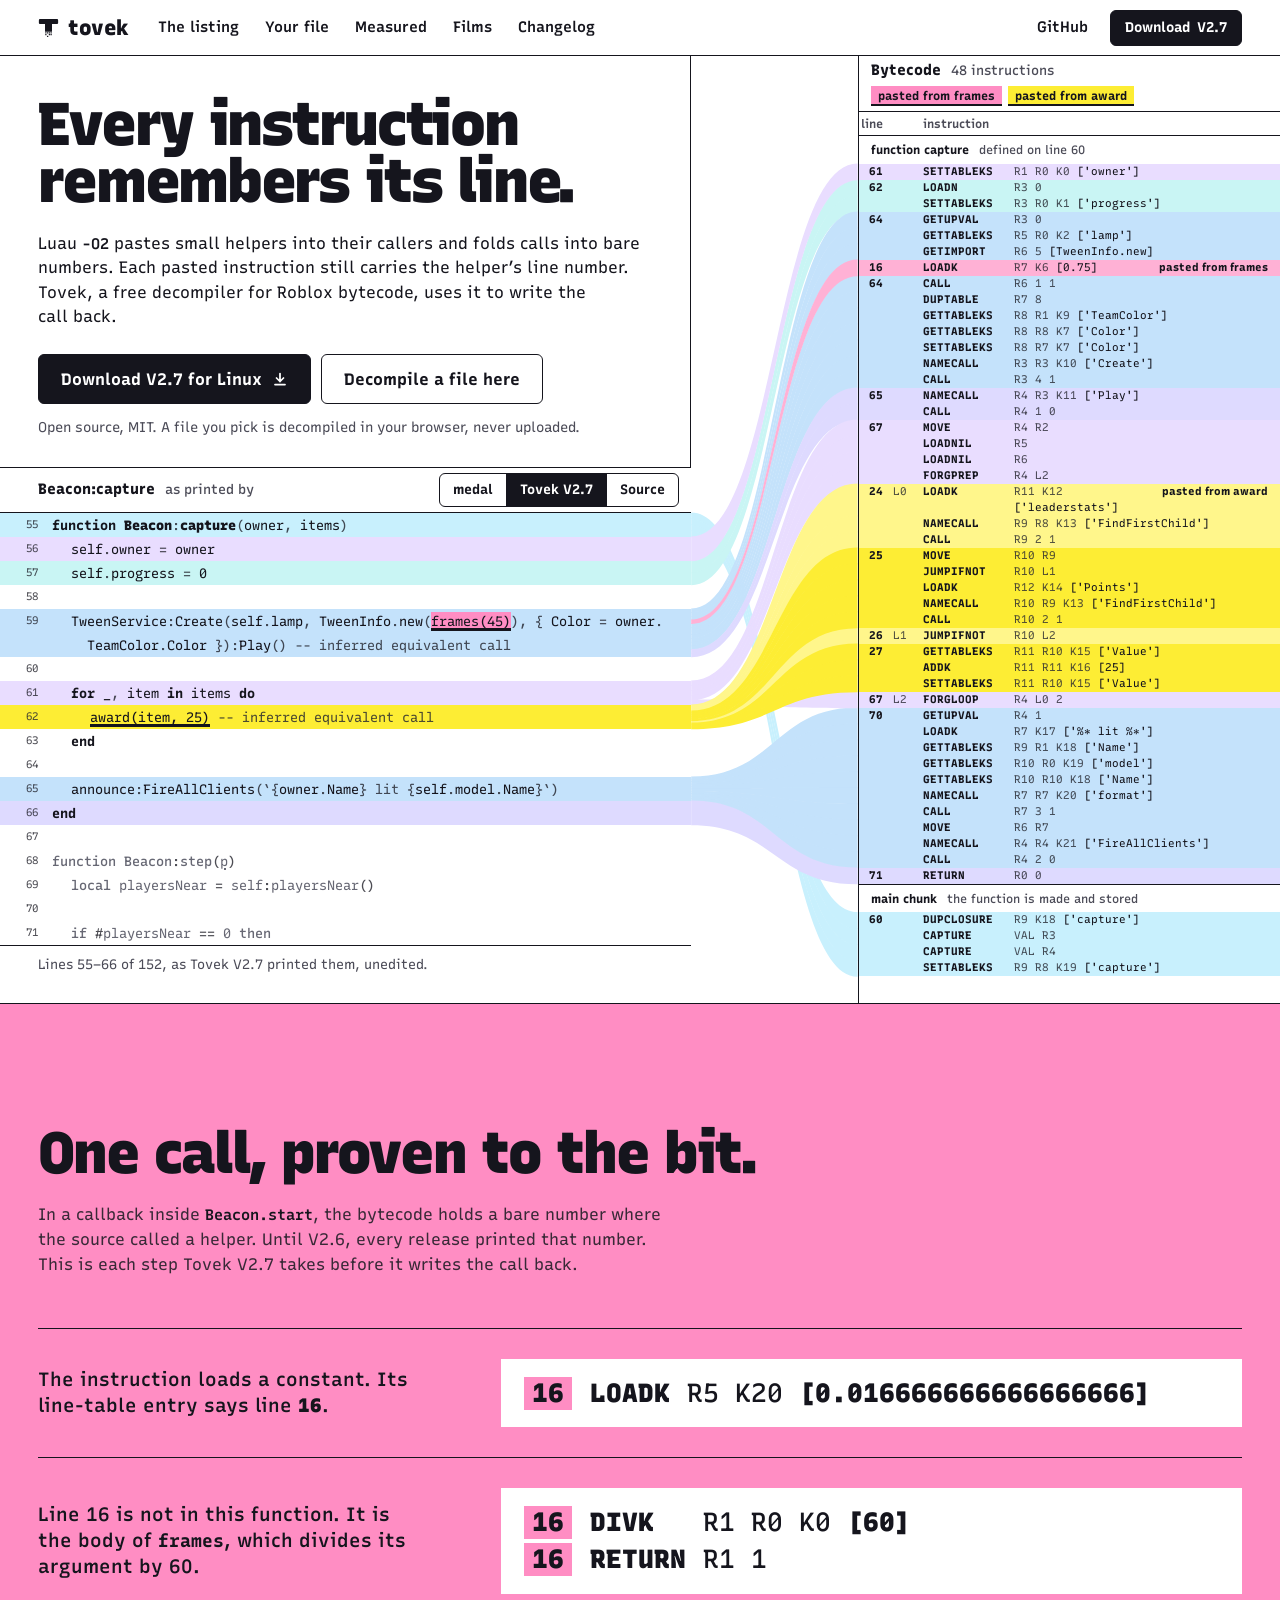
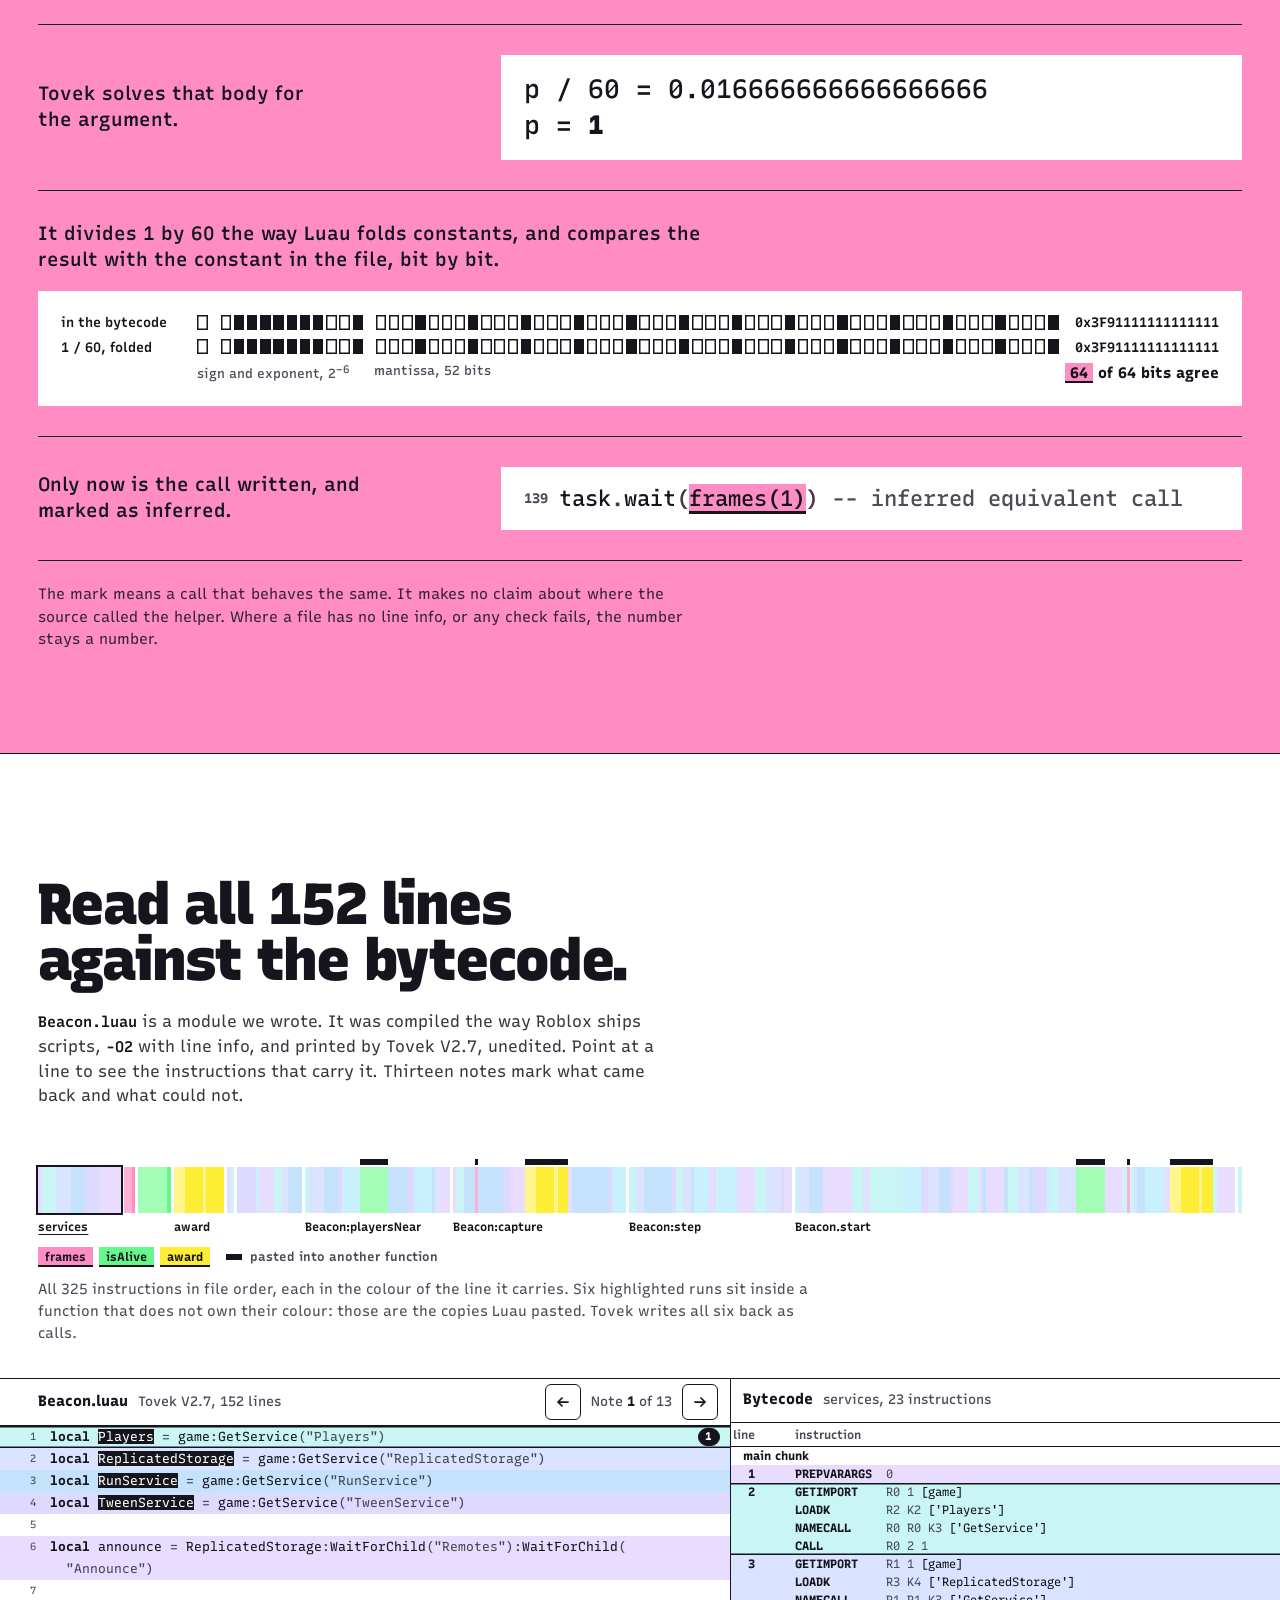
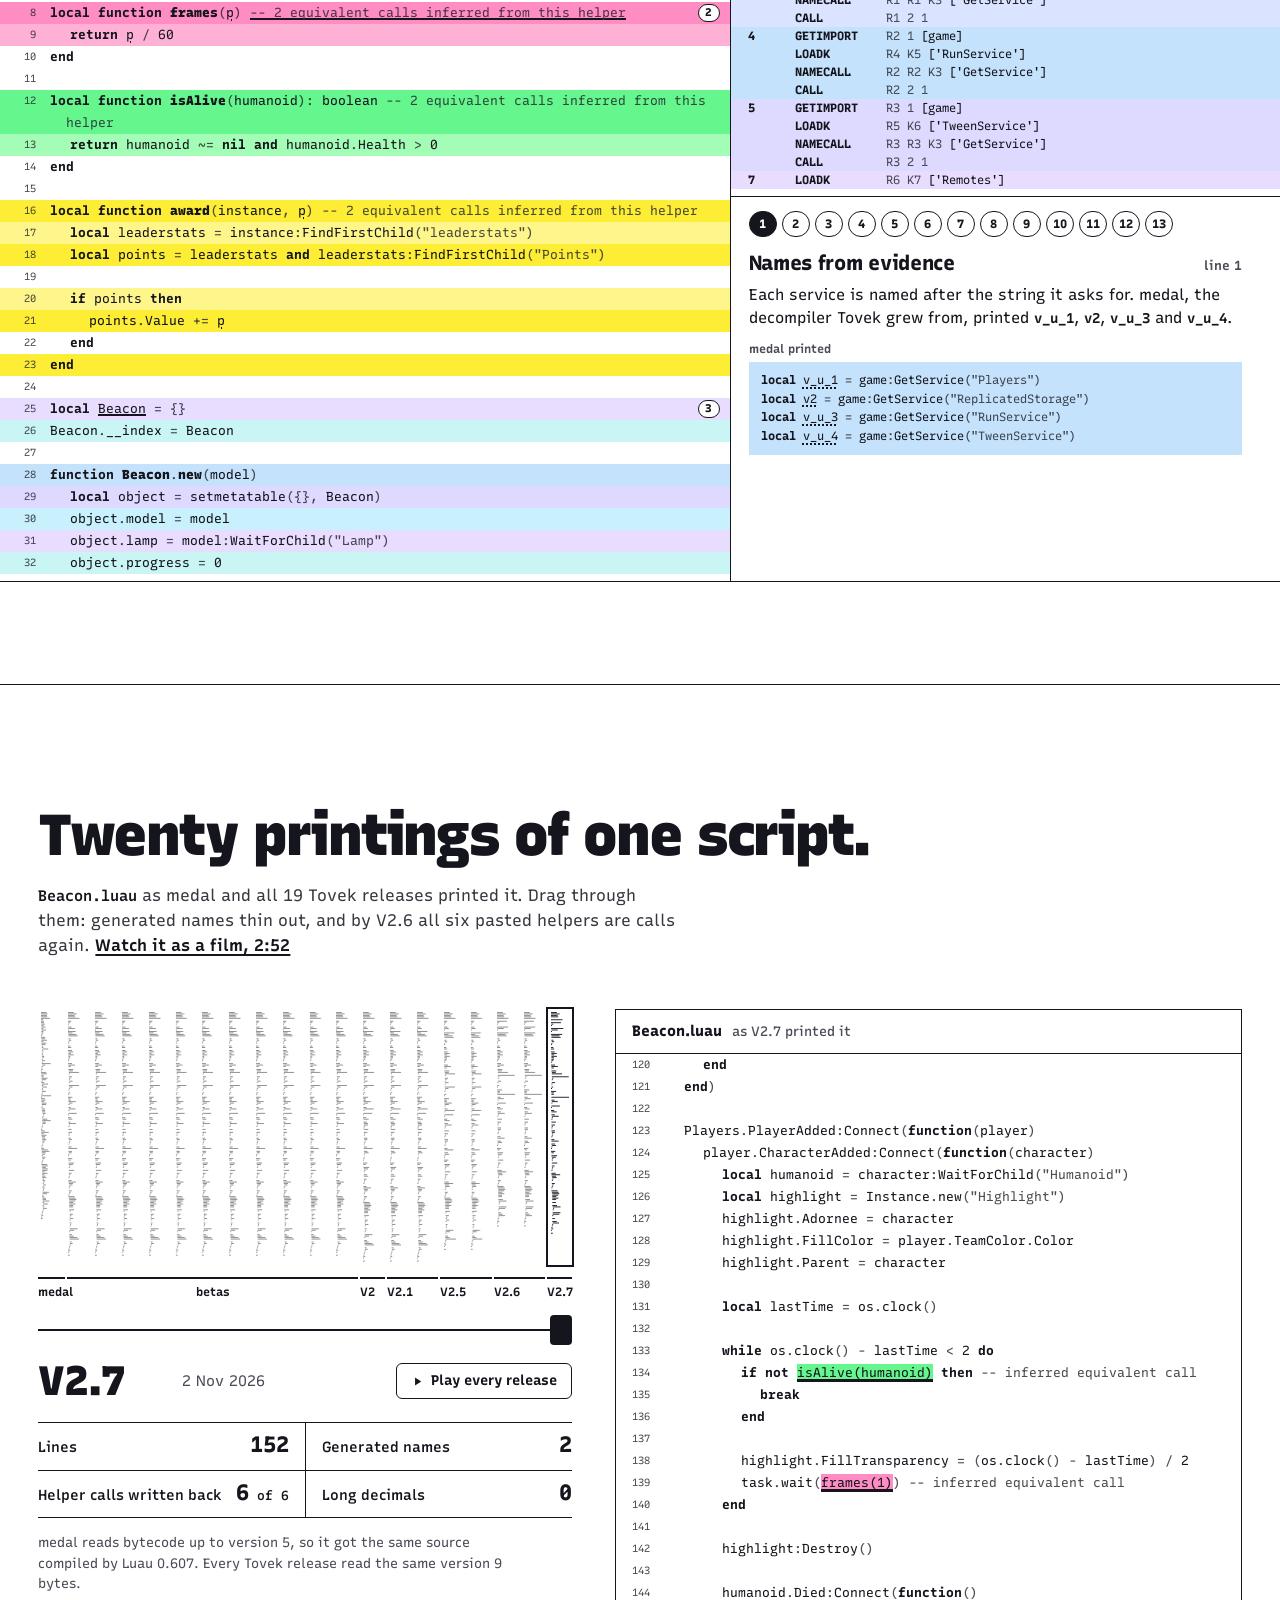
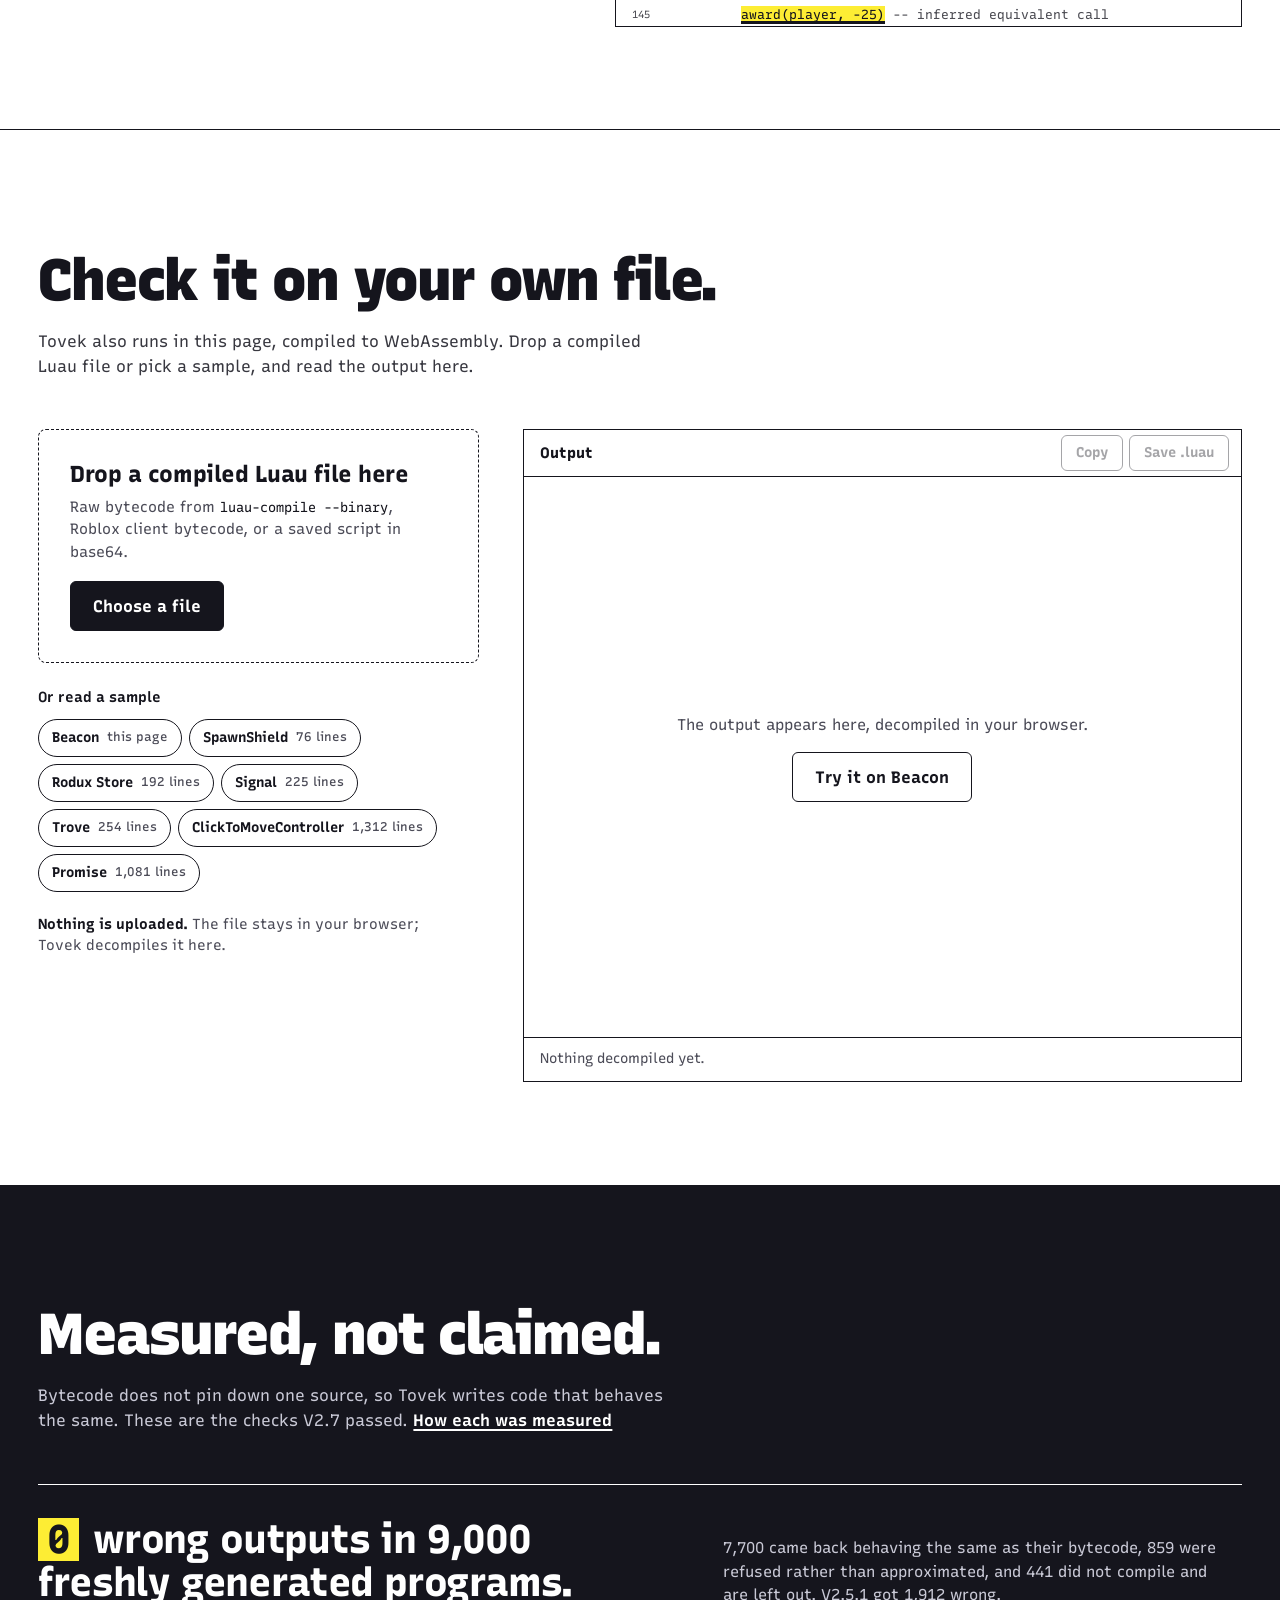
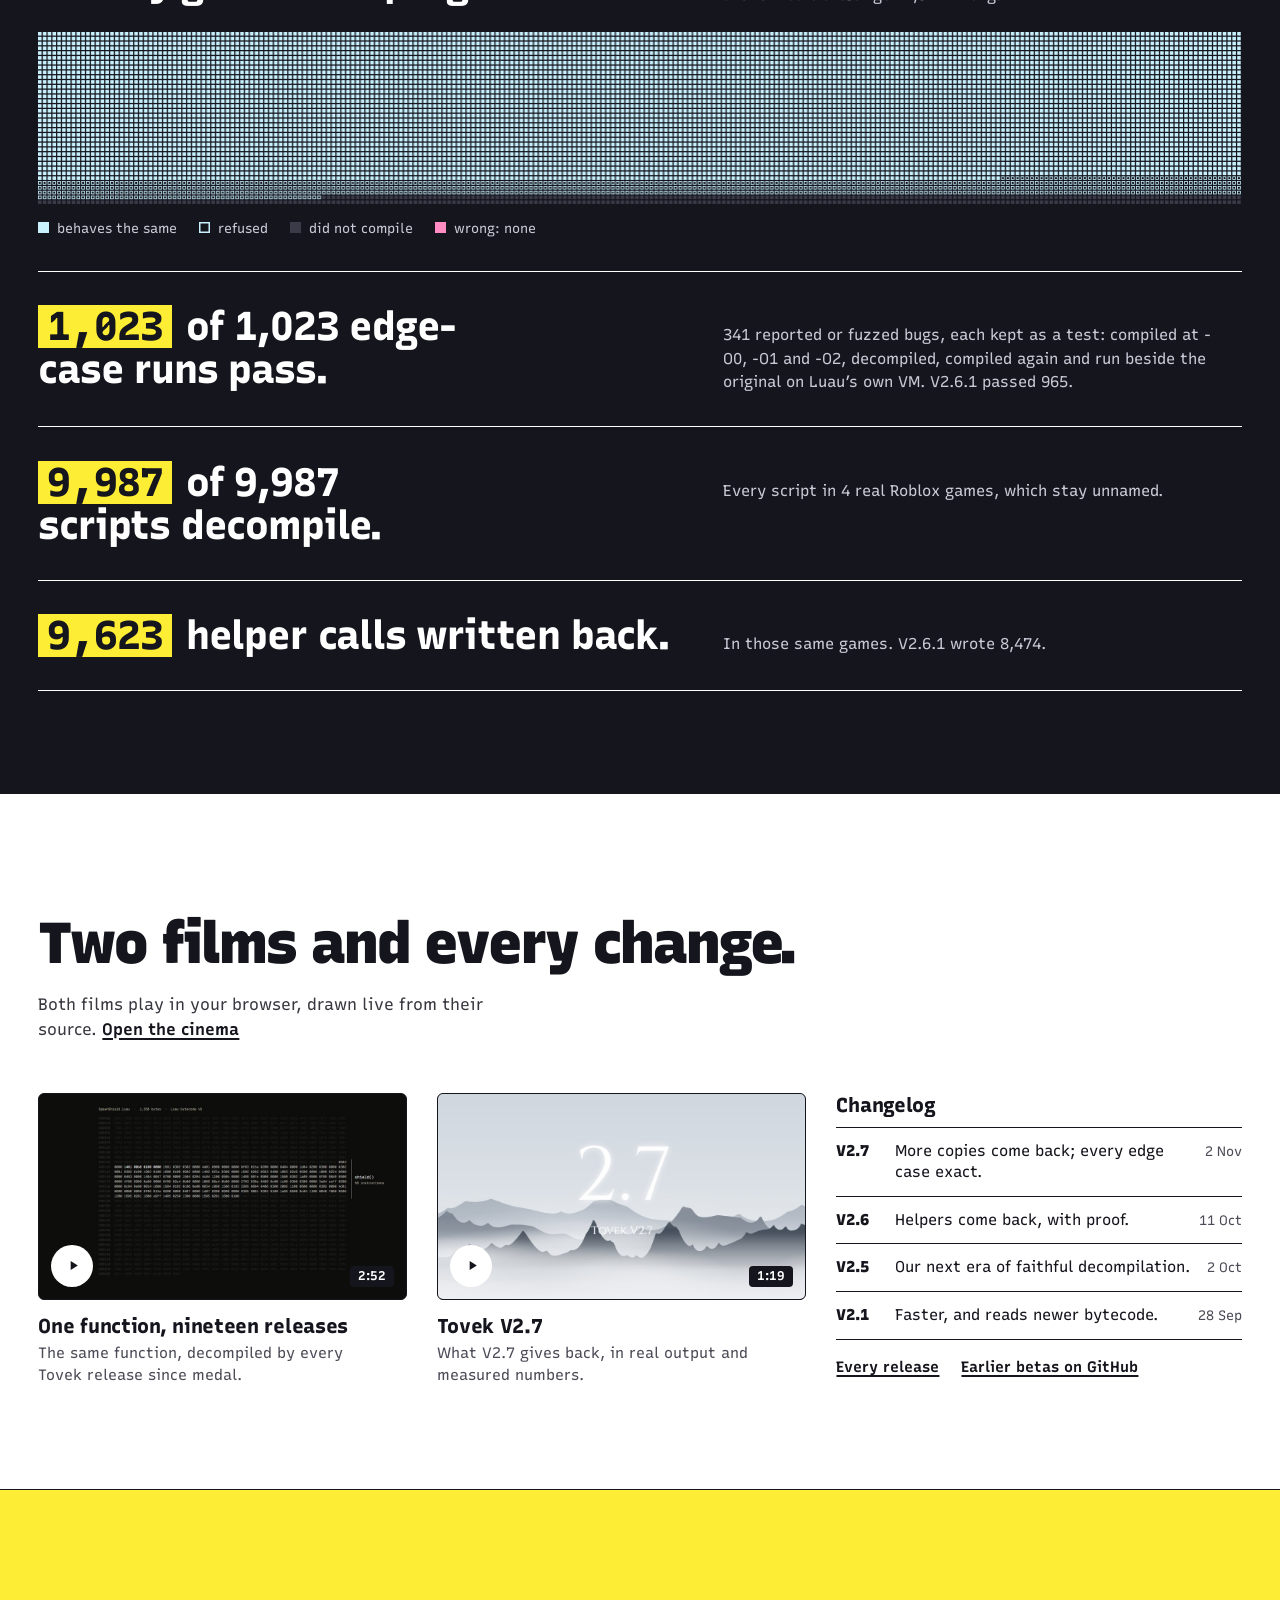
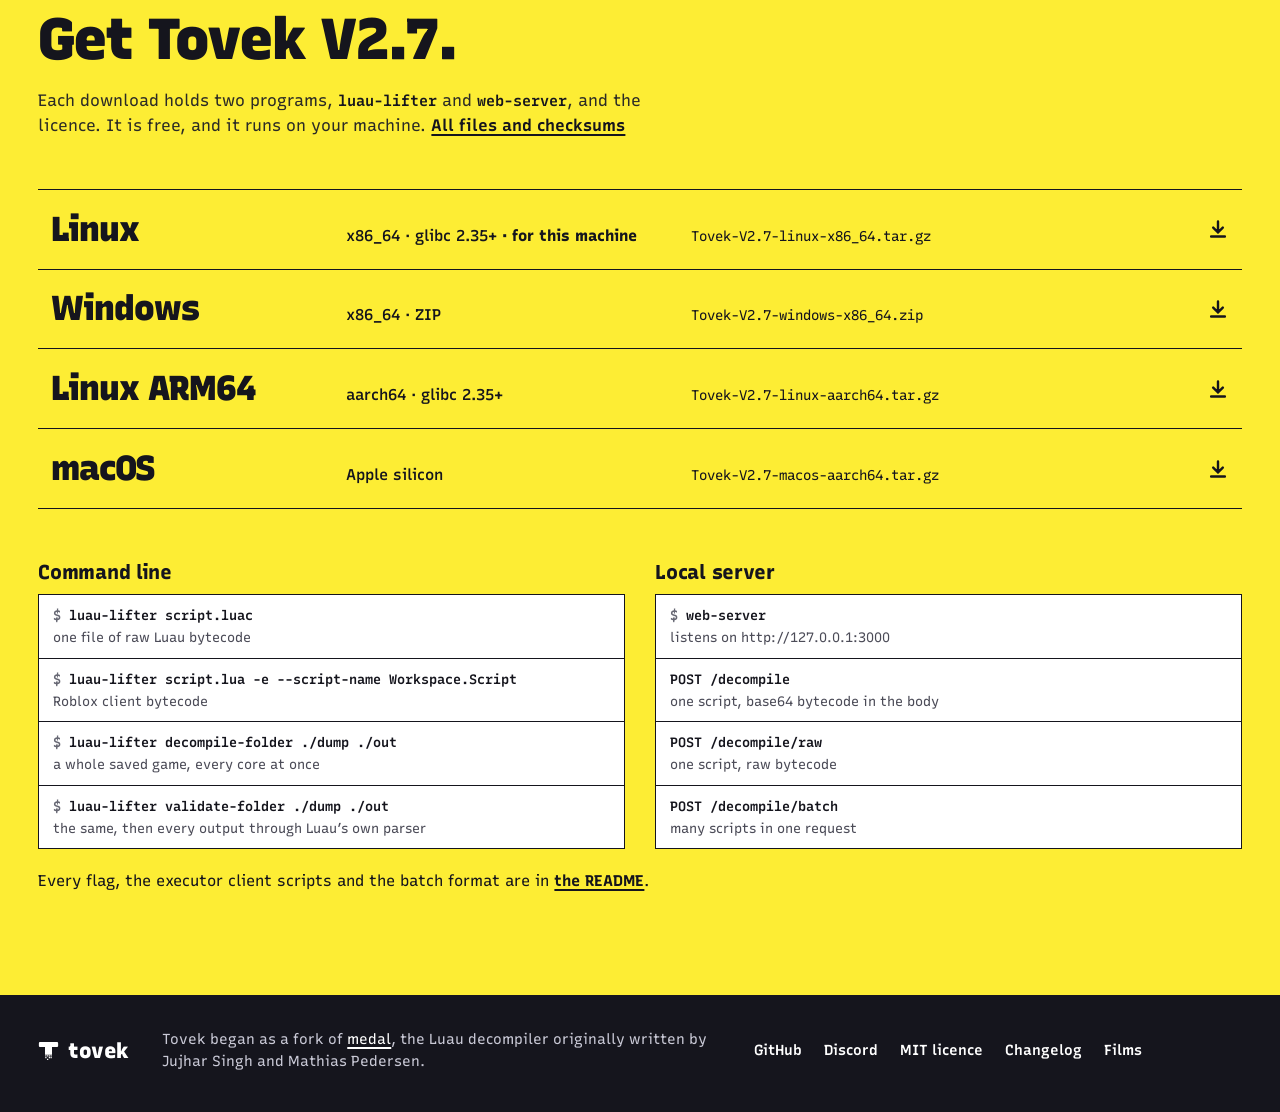
<file: docs/index.html>
<!doctype html>
<html lang="en">
<head>
  <meta charset="utf-8">
  <meta name="viewport" content="width=device-width,initial-scale=1,viewport-fit=cover">
  <title>Tovek: the Luau decompiler that writes the calls back</title>
  <meta name="description" content="Tovek is a free, open-source Luau decompiler for Roblox bytecode. It writes back the helper calls Luau -O2 pasted into their callers and the constants it folded, and only where the bytecode's own line table proves them. Read a real script against its bytecode, or decompile your own file in the browser.">
  <meta name="theme-color" content="#ffffff">
  <meta property="og:title" content="Tovek: the Luau decompiler that writes the calls back">
  <meta property="og:description" content="Every instruction remembers its line. Tovek uses that to undo what Luau -O2 pasted and folded, with proof.">
  <meta property="og:type" content="website">
  <meta property="og:url" content="https://kiet1308.github.io/Tovek/">
  <meta property="og:image" content="https://kiet1308.github.io/Tovek/assets/landing/og.png">
  <meta property="og:image:width" content="1200">
  <meta property="og:image:height" content="630">
  <meta property="og:image:alt" content="A decompiled Luau method beside its bytecode, each instruction in the colour of the source line it carries.">
  <meta name="twitter:card" content="summary_large_image">
  <link rel="canonical" href="https://kiet1308.github.io/Tovek/">
  <link rel="icon" href="assets/v26/landing/icon.svg" type="image/svg+xml">
  <link rel="preload" href="assets/landing/recursive-sans-latin.woff2" as="font" type="font/woff2" crossorigin>
  <link rel="preload" href="assets/landing/recursive-mono-latin.woff2" as="font" type="font/woff2" crossorigin>
  <link rel="stylesheet" href="assets/landing/landing.css">
  <script>
    (function () {
      var d = document.documentElement;
      d.classList.add('js');
      // the hero first shows the method as medal printed it, then turns it into Tovek's (landing.js); a calm page skips that
      if (window.matchMedia && !matchMedia('(prefers-reduced-motion: reduce)').matches && !matchMedia('(max-width: 759px)').matches) d.classList.add('opening');
      setTimeout(function () { if (!window.__landing) d.classList.remove('opening'); }, 4000);
    })();
  </script>
  <script type="module" src="assets/landing/landing.js"></script>
</head>
<body>
<a class="skip" href="#main">Skip to content</a>

<header class="bar" id="top">
  <a class="brand" href="./" aria-label="Tovek, home"><svg class="brand-mark" viewBox="64 72 384 360" aria-hidden="true"><path d="M100 88H412a20 20 0 0 1 20 20V160a20 20 0 0 1-20 20H320V320H192V180H100a20 20 0 0 1-20-20V108a20 20 0 0 1 20-20Z"/><rect x="196" y="328" width="24" height="24" rx="5"/><rect x="228" y="328" width="24" height="24" rx="5"/><rect x="260" y="328" width="24" height="24" rx="5"/><rect x="292" y="328" width="24" height="24" rx="5"/><rect x="196" y="360" width="24" height="24" rx="5"/><rect x="260" y="360" width="24" height="24" rx="5"/><rect x="292" y="360" width="24" height="24" rx="5"/><rect x="228" y="392" width="24" height="24" rx="5"/></svg><span class="brand-name">tovek</span></a>
  <nav class="bar-nav" aria-label="Site">
    <a href="#listing">The listing</a>
    <a href="#yours">Your file</a>
    <a href="#measured">Measured</a>
    <a href="watch/">Films</a>
    <a href="changelog.html">Changelog</a>
  </nav>
  <div class="bar-end">
    <a class="bar-link" href="https://github.com/Kiet1308/Tovek">GitHub</a>
    <a class="btn btn-ink btn-s" href="#get">Download<span class="hide-s"> V2.7</span></a>
  </div>
</header>

<main id="main">

  <section class="hero" aria-labelledby="hero-h">
    <div class="plate">
      <h1 id="hero-h">Every instruction remembers its line.</h1>
      <p class="lead">Luau <code>-O2</code> pastes small helpers into their callers and folds calls into bare numbers. Each pasted instruction still carries the helper&rsquo;s line number. Tovek, a free decompiler for Roblox bytecode, uses it to write the call back.</p>
      <div class="actions">
        <a class="btn btn-ink" id="dl-hero" href="#get"><span>Download V2.7</span><svg class="i" viewBox="0 0 16 16" aria-hidden="true"><path d="M8 2.5v8m-3.5-3.5L8 10.5 11.5 7M3 13.5h10"/></svg></a>
        <label class="btn btn-line"><input type="file" id="file-hero" class="sr-only"><span>Decompile a file here</span></label>
      </div>
      <p class="fine">Open source, MIT. A file you pick is decompiled in your browser, never uploaded.</p>
    </div>

    <div class="weave" id="weave" data-view="tovek">
      <div class="pane pane-read">
        <div class="pane-head">
          <p class="pane-title"><b>Beacon:capture</b><span>as printed by</span></p>
          <div class="lens" id="lens" role="radiogroup" aria-label="Show this method as printed by"><button type="button" role="radio" aria-checked="false" tabindex="-1" data-view="medal">medal</button><button type="button" role="radio" aria-checked="true" tabindex="0" data-view="tovek">Tovek V2.7</button><button type="button" role="radio" aria-checked="false" tabindex="-1" data-view="source">Source</button><button type="button" role="radio" aria-checked="false" tabindex="-1" data-view="bytecode" class="only-phone">Bytecode</button></div>
        </div>
        <div class="pane-body" id="read-body">
<div class="view" data-view="tovek"><div class="ln c0" data-n="55" data-g="t55" style="--i:0"><span class="t"><span class="k">function</span> <span class="f">Beacon</span><span class="o">:</span><wbr><span class="f">capture</span><span class="o">(</span><wbr>owner<span class="o">,</span> items<span class="o">)</span></span></div><div class="ln c1" data-n="56" data-g="t56" style="--i:1"><span class="t">self<span class="o">.</span><wbr>owner <span class="o">=</span> owner</span></div><div class="ln c2" data-n="57" data-g="t57" style="--i:1"><span class="t">self<span class="o">.</span><wbr>progress <span class="o">=</span> <span class="n">0</span></span></div><div class="ln blank" data-n="58" style="--i:0"><span class="t"></span></div><div class="ln c4" data-n="59" data-g="t59" style="--i:1"><span class="t">TweenService<span class="o">:</span><wbr>Create<span class="o">(</span><wbr>self<span class="o">.</span><wbr>lamp<span class="o">,</span> TweenInfo<span class="o">.</span><wbr>new<span class="o">(</span><wbr><mark class="call hl-pink">frames<span class="o">(</span><wbr><span class="n">45</span><span class="o">)</span></mark><span class="o">)</span><span class="o">,</span> <span class="o">{</span> Color <span class="o">=</span> owner<span class="o">.</span><wbr>TeamColor<span class="o">.</span><wbr>Color <span class="o">}</span><span class="o">)</span><span class="o">:</span><wbr>Play<span class="o">(</span><wbr><span class="o">)</span> <span class="r">-- inferred equivalent call</span></span></div><div class="ln blank" data-n="60" style="--i:0"><span class="t"></span></div><div class="ln c1" data-n="61" data-g="t61" style="--i:1"><span class="t"><span class="k">for</span> _<span class="o">,</span> item <span class="k">in</span> items <span class="k">do</span></span></div><div class="ln hl-yellow" data-n="62" data-g="t62" style="--i:2"><span class="t"><mark class="call hl-yellow">award<span class="o">(</span><wbr>item<span class="o">,</span> <span class="n">25</span><span class="o">)</span></mark> <span class="r">-- inferred equivalent call</span></span></div><div class="ln" data-n="63" style="--i:1"><span class="t"><span class="k">end</span></span></div><div class="ln blank" data-n="64" style="--i:0"><span class="t"></span></div><div class="ln c4" data-n="65" data-g="t65" style="--i:1"><span class="t">announce<span class="o">:</span><wbr>FireAllClients<span class="o">(</span><wbr><span class="s">`{</span>owner<span class="o">.</span><wbr>Name<span class="s">} lit {</span>self<span class="o">.</span><wbr>model<span class="o">.</span><wbr>Name<span class="s">}`</span><span class="o">)</span></span></div><div class="ln c5" data-n="66" data-g="t66" style="--i:0"><span class="t"><span class="k">end</span></span></div><div class="ln blank rest" data-n="67" style="--i:0"><span class="t"></span></div><div class="ln rest" data-n="68" style="--i:0"><span class="t"><span class="k">function</span> <span class="f">Beacon</span><span class="o">:</span><wbr><span class="f">step</span><span class="o">(</span><wbr><span class="g">p</span><span class="o">)</span></span></div><div class="ln rest" data-n="69" style="--i:1"><span class="t"><span class="k">local</span> playersNear <span class="o">=</span> self<span class="o">:</span><wbr>playersNear<span class="o">(</span><wbr><span class="o">)</span></span></div><div class="ln blank rest" data-n="70" style="--i:0"><span class="t"></span></div><div class="ln rest" data-n="71" style="--i:1"><span class="t"><span class="k">if</span> <span class="o">#</span>playersNear <span class="o">==</span> <span class="n">0</span> <span class="k">then</span></span></div></div>
<div class="view" data-view="medal" hidden><div class="ln c0" data-n="42" data-g="m42" style="--i:0"><span class="t"><span class="k">function</span> <span class="f">v_u_6</span><span class="o">.</span><wbr><span class="f">capture</span><span class="o">(</span><wbr><span class="g">p17</span><span class="o">,</span> <span class="g">p18</span><span class="o">,</span> <span class="g">p19</span><span class="o">)</span></span></div><div class="ln" data-n="43" style="--i:1"><span class="t"><span class="c">-- upvalues: (copy) v_u_4, (copy) v_u_5</span></span></div><div class="ln c1" data-n="44" data-g="m44" style="--i:1"><span class="t"><span class="g">p17</span><span class="o">.</span><wbr>owner <span class="o">=</span> <span class="g">p18</span></span></div><div class="ln c2" data-n="45" data-g="m45" style="--i:1"><span class="t"><span class="g">p17</span><span class="o">.</span><wbr>progress <span class="o">=</span> <span class="n">0</span></span></div><div class="ln c4" data-n="46" data-g="m46" style="--i:1"><span class="t"><span class="g">v_u_4</span><span class="o">:</span><wbr>Create<span class="o">(</span><wbr><span class="g">p17</span><span class="o">.</span><wbr>lamp<span class="o">,</span> TweenInfo<span class="o">.</span><wbr>new<span class="o">(</span><wbr><mark class="call hl-pink"><span class="n">0.75</span></mark><span class="o">)</span><span class="o">,</span> <span class="o">{</span></span></div><div class="ln c4" data-n="47" data-g="m46" style="--i:2"><span class="t"><span class="o">[</span><span class="s">&quot;Color&quot;</span><span class="o">]</span> <span class="o">=</span> <span class="g">p18</span><span class="o">.</span><wbr>TeamColor<span class="o">.</span><wbr>Color</span></div><div class="ln c5" data-n="48" data-g="m48" style="--i:1"><span class="t"><span class="o">}</span><span class="o">)</span><span class="o">:</span><wbr>Play<span class="o">(</span><wbr><span class="o">)</span></span></div><div class="ln c1" data-n="49" data-g="m49" style="--i:1"><span class="t"><span class="k">for</span> _<span class="o">,</span> <span class="g">v20</span> <span class="k">in</span> <span class="g">p19</span> <span class="k">do</span></span></div><div class="ln hl-yellow alt" data-n="50" data-g="m50" style="--i:2"><span class="t"><span class="k">local</span> <span class="g">v21</span> <span class="o">=</span> <span class="g">v20</span><span class="o">:</span><wbr>FindFirstChild<span class="o">(</span><wbr><span class="s">&quot;leaderstats&quot;</span><span class="o">)</span></span></div><div class="ln hl-yellow" data-n="51" data-g="m51" style="--i:2"><span class="t"><span class="k">if</span> <span class="g">v21</span> <span class="k">then</span></span></div><div class="ln hl-yellow" data-n="52" data-g="m51" style="--i:3"><span class="t"><span class="g">v21</span> <span class="o">=</span> <span class="g">v21</span><span class="o">:</span><wbr>FindFirstChild<span class="o">(</span><wbr><span class="s">&quot;Points&quot;</span><span class="o">)</span></span></div><div class="ln hl-yellow" data-n="53" data-g="m51" style="--i:2"><span class="t"><span class="k">end</span></span></div><div class="ln hl-yellow alt" data-n="54" data-g="m54" style="--i:2"><span class="t"><span class="k">if</span> <span class="g">v21</span> <span class="k">then</span></span></div><div class="ln hl-yellow" data-n="55" data-g="m55" style="--i:3"><span class="t"><span class="g">v21</span><span class="o">.</span><wbr>Value <span class="o">=</span> <span class="g">v21</span><span class="o">.</span><wbr>Value <span class="o">+</span> <span class="n">25</span></span></div><div class="ln" data-n="56" style="--i:2"><span class="t"><span class="k">end</span></span></div><div class="ln" data-n="57" style="--i:1"><span class="t"><span class="k">end</span></span></div><div class="ln c4" data-n="58" data-g="m58" style="--i:1"><span class="t"><span class="g">v_u_5</span><span class="o">:</span><wbr>FireAllClients<span class="o">(</span><wbr><span class="o">(</span><wbr><span class="o">(</span><wbr><span class="s">&quot;%* lit %*&quot;</span><span class="o">)</span><span class="o">:</span><wbr>format<span class="o">(</span><wbr><span class="g">p18</span><span class="o">.</span><wbr>Name<span class="o">,</span> <span class="g">p17</span><span class="o">.</span><wbr>model<span class="o">.</span><wbr>Name<span class="o">)</span><span class="o">)</span><span class="o">)</span></span></div><div class="ln c5" data-n="59" data-g="m59" style="--i:0"><span class="t"><span class="k">end</span></span></div><div class="ln rest" data-n="60" style="--i:0"><span class="t"><span class="k">function</span> <span class="f">v_u_6</span><span class="o">.</span><wbr><span class="f">step</span><span class="o">(</span><wbr><span class="g">p22</span><span class="o">,</span> <span class="g">p23</span><span class="o">)</span></span></div><div class="ln rest" data-n="61" style="--i:1"><span class="t"><span class="k">local</span> <span class="g">v24</span> <span class="o">=</span> <span class="g">p22</span><span class="o">:</span><wbr>playersNear<span class="o">(</span><wbr><span class="o">)</span></span></div><div class="ln rest" data-n="62" style="--i:1"><span class="t"><span class="k">if</span> <span class="o">#</span><span class="g">v24</span> <span class="o">==</span> <span class="n">0</span> <span class="k">then</span></span></div><div class="ln rest" data-n="63" style="--i:2"><span class="t"><span class="k">local</span> <span class="g">v25</span> <span class="o">=</span> <span class="g">p22</span><span class="o">.</span><wbr>progress <span class="o">-</span> <span class="g">p23</span> <span class="o">/</span> <span class="n">5</span></span></div><div class="ln rest" data-n="64" style="--i:2"><span class="t"><span class="g">p22</span><span class="o">.</span><wbr>progress <span class="o">=</span> math<span class="o">.</span><wbr>max<span class="o">(</span><wbr><span class="g">v25</span><span class="o">,</span> <span class="n">0</span><span class="o">)</span></span></div></div>
<div class="view" data-view="source" hidden><div class="ln c0" data-n="60" data-g="s60" style="--i:0"><span class="t"><span class="k">function</span> <span class="f">Beacon</span><span class="o">:</span><wbr><span class="f">capture</span><span class="o">(</span><wbr>team<span class="o">,</span> near<span class="o">)</span></span></div><div class="ln c1" data-n="61" data-g="s61" style="--i:1"><span class="t">self<span class="o">.</span><wbr>owner <span class="o">=</span> team</span></div><div class="ln c2" data-n="62" data-g="s62" style="--i:1"><span class="t">self<span class="o">.</span><wbr>progress <span class="o">=</span> <span class="n">0</span></span></div><div class="ln blank" data-n="63" style="--i:0"><span class="t"></span></div><div class="ln c4" data-n="64" data-g="s64" style="--i:1"><span class="t"><span class="k">local</span> tween <span class="o">=</span> TweenService<span class="o">:</span><wbr>Create<span class="o">(</span><wbr>self<span class="o">.</span><wbr>lamp<span class="o">,</span> TweenInfo<span class="o">.</span><wbr>new<span class="o">(</span><wbr><mark class="call hl-pink">frames<span class="o">(</span><wbr><span class="n">45</span><span class="o">)</span></mark><span class="o">)</span><span class="o">,</span> <span class="o">{</span> Color <span class="o">=</span> team<span class="o">.</span><wbr>TeamColor<span class="o">.</span><wbr>Color <span class="o">}</span><span class="o">)</span></span></div><div class="ln c5" data-n="65" data-g="s65" style="--i:1"><span class="t">tween<span class="o">:</span><wbr>Play<span class="o">(</span><wbr><span class="o">)</span></span></div><div class="ln blank" data-n="66" style="--i:0"><span class="t"></span></div><div class="ln c1" data-n="67" data-g="s67" style="--i:1"><span class="t"><span class="k">for</span> _<span class="o">,</span> player <span class="k">in</span> near <span class="k">do</span></span></div><div class="ln hl-yellow" data-n="68" data-g="s68" style="--i:2"><span class="t"><mark class="call hl-yellow">award<span class="o">(</span><wbr>player<span class="o">,</span> POINTS<span class="o">)</span></mark></span></div><div class="ln" data-n="69" style="--i:1"><span class="t"><span class="k">end</span></span></div><div class="ln c4" data-n="70" data-g="s70" style="--i:1"><span class="t">Announce<span class="o">:</span><wbr>FireAllClients<span class="o">(</span><wbr><span class="s">`{</span>team<span class="o">.</span><wbr>Name<span class="s">} lit {</span>self<span class="o">.</span><wbr>model<span class="o">.</span><wbr>Name<span class="s">}`</span><span class="o">)</span></span></div><div class="ln c5" data-n="71" data-g="s71" style="--i:0"><span class="t"><span class="k">end</span></span></div><div class="ln blank rest" data-n="72" style="--i:0"><span class="t"></span></div><div class="ln rest" data-n="73" style="--i:0"><span class="t"><span class="k">function</span> <span class="f">Beacon</span><span class="o">:</span><wbr><span class="f">step</span><span class="o">(</span><wbr>dt<span class="o">)</span></span></div><div class="ln rest" data-n="74" style="--i:1"><span class="t"><span class="k">local</span> near <span class="o">=</span> self<span class="o">:</span><wbr>playersNear<span class="o">(</span><wbr><span class="o">)</span></span></div><div class="ln rest" data-n="75" style="--i:1"><span class="t"><span class="k">if</span> <span class="o">#</span>near <span class="o">==</span> <span class="n">0</span> <span class="k">then</span></span></div><div class="ln rest" data-n="76" style="--i:2"><span class="t">self<span class="o">.</span><wbr>progress <span class="o">=</span> math<span class="o">.</span><wbr>max<span class="o">(</span><wbr>self<span class="o">.</span><wbr>progress <span class="o">-</span> dt <span class="o">/</span> CAPTURE_SECONDS<span class="o">,</span> <span class="n">0</span><span class="o">)</span></span></div></div>
        </div>
        <p class="pane-note" id="lens-note" data-tovek="Lines 55&amp;ndash;66 of 152, as Tovek V2.7 printed them, unedited." data-medal="As medal, the decompiler Tovek grew from, printed it. medal reads bytecode up to version 5, so it got the same source compiled by Luau 0.607." data-source="Lines 60&amp;ndash;71 of &lt;code&gt;Beacon.luau&lt;/code&gt;, as we wrote them.">Lines 55&ndash;66 of 152, as Tovek V2.7 printed them, unedited.</p>
      </div>
      <svg class="loom" id="loom" aria-hidden="true"></svg>
      <div class="pane pane-bc">
        <div class="pane-head">
          <p class="pane-title"><b>Bytecode</b><span>48 instructions</span></p>
          <p class="keys"><span class="key hl-pink">pasted from frames</span><span class="key hl-yellow">pasted from award</span></p>
        </div>
        <p class="bc-cols" aria-hidden="true"><span>line</span><span></span><span>instruction</span></p>
        <div class="pane-body" id="bc-body"><p class="bh"><b>function capture</b><span>defined on line 60</span></p><div class="bc c1" data-gt="t56" data-gs="s61" data-gm="m44"><span class="g">61</span><span class="lb"></span><span class="op">SETTABLEKS</span><span class="ar">R1 R0 K0 <span class="s">['owner']</span></span></div><div class="bc c2" data-gt="t57" data-gs="s62" data-gm="m45"><span class="g">62</span><span class="lb"></span><span class="op">LOADN</span><span class="ar">R3 0</span></div><div class="bc c2 cont" data-gt="t57" data-gs="s62" data-gm="m45"><span class="g">62</span><span class="lb"></span><span class="op">SETTABLEKS</span><span class="ar">R3 R0 K1 <span class="s">['progress']</span></span></div><div class="bc c4" data-gt="t59" data-gs="s64" data-gm="m46"><span class="g">64</span><span class="lb"></span><span class="op">GETUPVAL</span><span class="ar">R3 0</span></div><div class="bc c4 cont" data-gt="t59" data-gs="s64" data-gm="m46"><span class="g">64</span><span class="lb"></span><span class="op">GETTABLEKS</span><span class="ar">R5 R0 K2 <span class="s">['lamp']</span></span></div><div class="bc c4 cont" data-gt="t59" data-gs="s64" data-gm="m46"><span class="g">64</span><span class="lb"></span><span class="op">GETIMPORT</span><span class="ar">R6 5 <span class="s">[TweenInfo.new]</span></span></div><div class="bc hl-pink alt is-pasted" data-gt="t59" data-gs="s64" data-gm="m46"><span class="g">16</span><span class="lb"></span><span class="op">LOADK</span><span class="ar">R7 K6 <span class="s">[0.75]</span></span><span class="fr">pasted from frames</span></div><div class="bc c4" data-gt="t59" data-gs="s64" data-gm="m46"><span class="g">64</span><span class="lb"></span><span class="op">CALL</span><span class="ar">R6 1 1</span></div><div class="bc c4 cont" data-gt="t59" data-gs="s64" data-gm="m46"><span class="g">64</span><span class="lb"></span><span class="op">DUPTABLE</span><span class="ar">R7 8</span></div><div class="bc c4 cont" data-gt="t59" data-gs="s64" data-gm="m46"><span class="g">64</span><span class="lb"></span><span class="op">GETTABLEKS</span><span class="ar">R8 R1 K9 <span class="s">['TeamColor']</span></span></div><div class="bc c4 cont" data-gt="t59" data-gs="s64" data-gm="m46"><span class="g">64</span><span class="lb"></span><span class="op">GETTABLEKS</span><span class="ar">R8 R8 K7 <span class="s">['Color']</span></span></div><div class="bc c4 cont" data-gt="t59" data-gs="s64" data-gm="m46"><span class="g">64</span><span class="lb"></span><span class="op">SETTABLEKS</span><span class="ar">R8 R7 K7 <span class="s">['Color']</span></span></div><div class="bc c4 cont" data-gt="t59" data-gs="s64" data-gm="m46"><span class="g">64</span><span class="lb"></span><span class="op">NAMECALL</span><span class="ar">R3 R3 K10 <span class="s">['Create']</span></span></div><div class="bc c4 cont" data-gt="t59" data-gs="s64" data-gm="m46"><span class="g">64</span><span class="lb"></span><span class="op">CALL</span><span class="ar">R3 4 1</span></div><div class="bc c5" data-gt="t59" data-gs="s65" data-gm="m48"><span class="g">65</span><span class="lb"></span><span class="op">NAMECALL</span><span class="ar">R4 R3 K11 <span class="s">['Play']</span></span></div><div class="bc c5 cont" data-gt="t59" data-gs="s65" data-gm="m48"><span class="g">65</span><span class="lb"></span><span class="op">CALL</span><span class="ar">R4 1 0</span></div><div class="bc c1" data-gt="t61" data-gs="s67" data-gm="m49"><span class="g">67</span><span class="lb"></span><span class="op">MOVE</span><span class="ar">R4 R2</span></div><div class="bc c1 cont" data-gt="t61" data-gs="s67" data-gm="m49"><span class="g">67</span><span class="lb"></span><span class="op">LOADNIL</span><span class="ar">R5</span></div><div class="bc c1 cont" data-gt="t61" data-gs="s67" data-gm="m49"><span class="g">67</span><span class="lb"></span><span class="op">LOADNIL</span><span class="ar">R6</span></div><div class="bc c1 cont" data-gt="t61" data-gs="s67" data-gm="m49"><span class="g">67</span><span class="lb"></span><span class="op">FORGPREP</span><span class="ar">R4 L2</span></div><div class="bc hl-yellow alt is-pasted" data-gt="t62" data-gs="s68" data-gm="m50"><span class="g">24</span><span class="lb">L0</span><span class="op">LOADK</span><span class="ar">R11 K12 <span class="s">['leaderstats']</span></span><span class="fr">pasted from award</span></div><div class="bc hl-yellow alt is-pasted cont" data-gt="t62" data-gs="s68" data-gm="m50"><span class="g">24</span><span class="lb"></span><span class="op">NAMECALL</span><span class="ar">R9 R8 K13 <span class="s">['FindFirstChild']</span></span></div><div class="bc hl-yellow alt is-pasted cont" data-gt="t62" data-gs="s68" data-gm="m50"><span class="g">24</span><span class="lb"></span><span class="op">CALL</span><span class="ar">R9 2 1</span></div><div class="bc hl-yellow is-pasted" data-gt="t62" data-gs="s68" data-gm="m51"><span class="g">25</span><span class="lb"></span><span class="op">MOVE</span><span class="ar">R10 R9</span></div><div class="bc hl-yellow is-pasted cont" data-gt="t62" data-gs="s68" data-gm="m51"><span class="g">25</span><span class="lb"></span><span class="op">JUMPIFNOT</span><span class="ar">R10 L1</span></div><div class="bc hl-yellow is-pasted cont" data-gt="t62" data-gs="s68" data-gm="m51"><span class="g">25</span><span class="lb"></span><span class="op">LOADK</span><span class="ar">R12 K14 <span class="s">['Points']</span></span></div><div class="bc hl-yellow is-pasted cont" data-gt="t62" data-gs="s68" data-gm="m51"><span class="g">25</span><span class="lb"></span><span class="op">NAMECALL</span><span class="ar">R10 R9 K13 <span class="s">['FindFirstChild']</span></span></div><div class="bc hl-yellow is-pasted cont" data-gt="t62" data-gs="s68" data-gm="m51"><span class="g">25</span><span class="lb"></span><span class="op">CALL</span><span class="ar">R10 2 1</span></div><div class="bc hl-yellow alt is-pasted" data-gt="t62" data-gs="s68" data-gm="m54"><span class="g">26</span><span class="lb">L1</span><span class="op">JUMPIFNOT</span><span class="ar">R10 L2</span></div><div class="bc hl-yellow is-pasted" data-gt="t62" data-gs="s68" data-gm="m55"><span class="g">27</span><span class="lb"></span><span class="op">GETTABLEKS</span><span class="ar">R11 R10 K15 <span class="s">['Value']</span></span></div><div class="bc hl-yellow is-pasted cont" data-gt="t62" data-gs="s68" data-gm="m55"><span class="g">27</span><span class="lb"></span><span class="op">ADDK</span><span class="ar">R11 R11 K16 <span class="s">[25]</span></span></div><div class="bc hl-yellow is-pasted cont" data-gt="t62" data-gs="s68" data-gm="m55"><span class="g">27</span><span class="lb"></span><span class="op">SETTABLEKS</span><span class="ar">R11 R10 K15 <span class="s">['Value']</span></span></div><div class="bc c1" data-gt="t61" data-gs="s67" data-gm="m49"><span class="g">67</span><span class="lb">L2</span><span class="op">FORGLOOP</span><span class="ar">R4 L0 2</span></div><div class="bc c4" data-gt="t65" data-gs="s70" data-gm="m58"><span class="g">70</span><span class="lb"></span><span class="op">GETUPVAL</span><span class="ar">R4 1</span></div><div class="bc c4 cont" data-gt="t65" data-gs="s70" data-gm="m58"><span class="g">70</span><span class="lb"></span><span class="op">LOADK</span><span class="ar">R7 K17 <span class="s">['%* lit %*']</span></span></div><div class="bc c4 cont" data-gt="t65" data-gs="s70" data-gm="m58"><span class="g">70</span><span class="lb"></span><span class="op">GETTABLEKS</span><span class="ar">R9 R1 K18 <span class="s">['Name']</span></span></div><div class="bc c4 cont" data-gt="t65" data-gs="s70" data-gm="m58"><span class="g">70</span><span class="lb"></span><span class="op">GETTABLEKS</span><span class="ar">R10 R0 K19 <span class="s">['model']</span></span></div><div class="bc c4 cont" data-gt="t65" data-gs="s70" data-gm="m58"><span class="g">70</span><span class="lb"></span><span class="op">GETTABLEKS</span><span class="ar">R10 R10 K18 <span class="s">['Name']</span></span></div><div class="bc c4 cont" data-gt="t65" data-gs="s70" data-gm="m58"><span class="g">70</span><span class="lb"></span><span class="op">NAMECALL</span><span class="ar">R7 R7 K20 <span class="s">['format']</span></span></div><div class="bc c4 cont" data-gt="t65" data-gs="s70" data-gm="m58"><span class="g">70</span><span class="lb"></span><span class="op">CALL</span><span class="ar">R7 3 1</span></div><div class="bc c4 cont" data-gt="t65" data-gs="s70" data-gm="m58"><span class="g">70</span><span class="lb"></span><span class="op">MOVE</span><span class="ar">R6 R7</span></div><div class="bc c4 cont" data-gt="t65" data-gs="s70" data-gm="m58"><span class="g">70</span><span class="lb"></span><span class="op">NAMECALL</span><span class="ar">R4 R4 K21 <span class="s">['FireAllClients']</span></span></div><div class="bc c4 cont" data-gt="t65" data-gs="s70" data-gm="m58"><span class="g">70</span><span class="lb"></span><span class="op">CALL</span><span class="ar">R4 2 0</span></div><div class="bc c5" data-gt="t66" data-gs="s71" data-gm="m59"><span class="g">71</span><span class="lb"></span><span class="op">RETURN</span><span class="ar">R0 0</span></div><p class="bh"><b>main chunk</b><span>the function is made and stored</span></p><div class="bc c0" data-gt="t55" data-gs="s60" data-gm="m42"><span class="g">60</span><span class="lb"></span><span class="op">DUPCLOSURE</span><span class="ar">R9 K18 <span class="s">['capture']</span></span></div><div class="bc c0 cont" data-gt="t55" data-gs="s60" data-gm="m42"><span class="g">60</span><span class="lb"></span><span class="op">CAPTURE</span><span class="ar">VAL R3</span></div><div class="bc c0 cont" data-gt="t55" data-gs="s60" data-gm="m42"><span class="g">60</span><span class="lb"></span><span class="op">CAPTURE</span><span class="ar">VAL R4</span></div><div class="bc c0 cont" data-gt="t55" data-gs="s60" data-gm="m42"><span class="g">60</span><span class="lb"></span><span class="op">SETTABLEKS</span><span class="ar">R9 R8 K19 <span class="s">['capture']</span></span></div></div>
      </div>
    </div>
  </section>

  <section class="sec call hl-pink" id="call" aria-labelledby="call-h">
    <header class="sec-head">
      <h2 id="call-h">One call, proven to the bit.</h2>
      <p class="sec-lead">In a callback inside <code>Beacon.start</code>, the bytecode holds a bare number where the source called a helper. Until V2.6, every release printed that number. This is each step Tovek V2.7 takes before it writes the call back.</p>
    </header>
    <ol class="steps">
      <li class="step">
        <p class="step-s">The instruction loads a constant. Its line-table entry says line <b>16</b>.</p>
        <div class="spec"><span class="g">16</span><span class="op">LOADK</span><span class="ar">R5 K20 <b>[0.016666666666666666]</b></span></div>
      </li>
      <li class="step">
        <p class="step-s">Line 16 is not in this function. It is the body of <code>frames</code>, which divides its argument by 60.</p>
        <div class="spec spec-rows"><span class="g">16</span><span class="op">DIVK</span><span class="ar">R1 R0 K0 <span class="s">[60]</span></span><span class="g">16</span><span class="op">RETURN</span><span class="ar">R1 1</span></div>
      </li>
      <li class="step">
        <p class="step-s">Tovek solves that body for the argument.</p>
        <div class="spec spec-eq"><span>p / 60 = 0.016666666666666666</span><span class="then">p = <b>1</b></span></div>
      </li>
      <li class="step step-bits" id="bits">
        <p class="step-s">It divides 1 by 60 the way Luau folds constants, and compares the result with the constant in the file, bit by bit.</p>
        <div class="bits" role="img" aria-label="Both values are 0x3F91111111111111: all 64 bits agree.">
          <p class="bits-row"><span class="bits-l">in the bytecode</span><span class="bits-c"><i class=" sg"></i><i class=" ex"></i><i class="on ex"></i><i class="on ex"></i><i class="on ex"></i><i class="on ex"></i><i class="on ex"></i><i class="on ex"></i><i class="on ex"></i><i class=" ex"></i><i class=" ex"></i><i class="on ex"></i><i class=""></i><i class=""></i><i class=""></i><i class="on"></i><i class=""></i><i class=""></i><i class=""></i><i class="on"></i><i class=""></i><i class=""></i><i class=""></i><i class="on"></i><i class=""></i><i class=""></i><i class=""></i><i class="on"></i><i class=""></i><i class=""></i><i class=""></i><i class="on"></i><i class=""></i><i class=""></i><i class=""></i><i class="on"></i><i class=""></i><i class=""></i><i class=""></i><i class="on"></i><i class=""></i><i class=""></i><i class=""></i><i class="on"></i><i class=""></i><i class=""></i><i class=""></i><i class="on"></i><i class=""></i><i class=""></i><i class=""></i><i class="on"></i><i class=""></i><i class=""></i><i class=""></i><i class="on"></i><i class=""></i><i class=""></i><i class=""></i><i class="on"></i><i class=""></i><i class=""></i><i class=""></i><i class="on"></i></span><span class="bits-x">0x3F91111111111111</span></p>
          <p class="bits-row bits-b"><span class="bits-l">1 / 60, folded</span><span class="bits-c"><i class=" sg" style="--k:0"></i><i class=" ex" style="--k:1"></i><i class="on ex" style="--k:2"></i><i class="on ex" style="--k:3"></i><i class="on ex" style="--k:4"></i><i class="on ex" style="--k:5"></i><i class="on ex" style="--k:6"></i><i class="on ex" style="--k:7"></i><i class="on ex" style="--k:8"></i><i class=" ex" style="--k:9"></i><i class=" ex" style="--k:10"></i><i class="on ex" style="--k:11"></i><i class="" style="--k:12"></i><i class="" style="--k:13"></i><i class="" style="--k:14"></i><i class="on" style="--k:15"></i><i class="" style="--k:16"></i><i class="" style="--k:17"></i><i class="" style="--k:18"></i><i class="on" style="--k:19"></i><i class="" style="--k:20"></i><i class="" style="--k:21"></i><i class="" style="--k:22"></i><i class="on" style="--k:23"></i><i class="" style="--k:24"></i><i class="" style="--k:25"></i><i class="" style="--k:26"></i><i class="on" style="--k:27"></i><i class="" style="--k:28"></i><i class="" style="--k:29"></i><i class="" style="--k:30"></i><i class="on" style="--k:31"></i><i class="" style="--k:32"></i><i class="" style="--k:33"></i><i class="" style="--k:34"></i><i class="on" style="--k:35"></i><i class="" style="--k:36"></i><i class="" style="--k:37"></i><i class="" style="--k:38"></i><i class="on" style="--k:39"></i><i class="" style="--k:40"></i><i class="" style="--k:41"></i><i class="" style="--k:42"></i><i class="on" style="--k:43"></i><i class="" style="--k:44"></i><i class="" style="--k:45"></i><i class="" style="--k:46"></i><i class="on" style="--k:47"></i><i class="" style="--k:48"></i><i class="" style="--k:49"></i><i class="" style="--k:50"></i><i class="on" style="--k:51"></i><i class="" style="--k:52"></i><i class="" style="--k:53"></i><i class="" style="--k:54"></i><i class="on" style="--k:55"></i><i class="" style="--k:56"></i><i class="" style="--k:57"></i><i class="" style="--k:58"></i><i class="on" style="--k:59"></i><i class="" style="--k:60"></i><i class="" style="--k:61"></i><i class="" style="--k:62"></i><i class="on" style="--k:63"></i></span><span class="bits-x">0x3F91111111111111</span></p>
          <p class="bits-row bits-k"><span class="bits-l"></span><span class="bits-c"><span class="lab-e">sign and exponent, 2<sup>&minus;6</sup></span><span class="lab-m">mantissa, 52 bits</span></span><b id="bits-n"><span>64</span> of 64 bits agree</b></p>
        </div>
      </li>
      <li class="step step-out">
        <p class="step-s">Only now is the call written, and marked as inferred.</p>
        <div class="spec spec-out"><div class="ln" data-n="139" style="--i:0"><span class="t">task<span class="o">.</span><wbr>wait<span class="o">(</span><wbr><mark class="call">frames<span class="o">(</span><wbr><span class="n">1</span><span class="o">)</span></mark><span class="o">)</span> <span class="r">-- inferred equivalent call</span></span></div></div>
      </li>
    </ol>
    <p class="call-fine">The mark means a call that behaves the same. It makes no claim about where the source called the helper. Where a file has no line info, or any check fails, the number stays a number.</p>
  </section>

  <section class="sec reader" id="listing" aria-labelledby="listing-h">
    <header class="sec-head">
      <h2 id="listing-h">Read all 152 lines against the bytecode.</h2>
      <p class="sec-lead"><code>Beacon.luau</code> is a module we wrote. It was compiled the way Roblox ships scripts, <code>-O2</code> with line info, and printed by Tovek V2.7, unedited. Point at a line to see the instructions that carry it. Thirteen notes mark what came back and what could not.</p>
    </header>
    <div class="strip" id="strip"><a class="seg" href="#L1" data-p="p1" style="--n:23" title="services: 23 instructions"><span class="seg-bar"><i class="c1"></i><i class="c2"></i><i class="c2"></i><i class="c2"></i><i class="c2"></i><i class="c3"></i><i class="c3"></i><i class="c3"></i><i class="c3"></i><i class="c4"></i><i class="c4"></i><i class="c4"></i><i class="c4"></i><i class="c5"></i><i class="c5"></i><i class="c5"></i><i class="c5"></i><i class="c1"></i><i class="c1"></i><i class="c1"></i><i class="c1"></i><i class="c1"></i><i class="c1"></i></span><span class="seg-n">services</span></a><a class="seg is-small" href="#L8" data-p="p2" style="--n:3" title="frames: 3 instructions"><span class="seg-bar"><i class="hl-pink alt"></i><i class="hl-pink alt"></i><i class="hl-pink"></i></span><span class="seg-n">frames</span></a><a class="seg is-small" href="#L12" data-p="p3" style="--n:9" title="isAlive: 9 instructions"><span class="seg-bar"><i class="hl-green alt"></i><i class="hl-green alt"></i><i class="hl-green alt"></i><i class="hl-green alt"></i><i class="hl-green alt"></i><i class="hl-green alt"></i><i class="hl-green alt"></i><i class="hl-green alt"></i><i class="hl-green"></i></span><span class="seg-n">isAlive</span></a><a class="seg" href="#L16" data-p="p4" style="--n:14" title="award: 14 instructions"><span class="seg-bar"><i class="hl-yellow alt"></i><i class="hl-yellow alt"></i><i class="hl-yellow alt"></i><i class="hl-yellow"></i><i class="hl-yellow"></i><i class="hl-yellow"></i><i class="hl-yellow"></i><i class="hl-yellow"></i><i class="hl-yellow alt"></i><i class="hl-yellow"></i><i class="hl-yellow"></i><i class="hl-yellow"></i><i class="hl-yellow"></i><i class="hl-yellow"></i></span><span class="seg-n">award</span></a><a class="seg is-small" href="#L25" data-p="p5" style="--n:2" title="Beacon: 2 instructions"><span class="seg-bar"><i class="c1"></i><i class="c2"></i></span><span class="seg-n">Beacon</span></a><a class="seg" href="#L28" data-p="p6" style="--n:18" title="Beacon.new: 18 instructions"><span class="seg-bar"><i class="c5"></i><i class="c5"></i><i class="c5"></i><i class="c5"></i><i class="c5"></i><i class="c0"></i><i class="c1"></i><i class="c1"></i><i class="c1"></i><i class="c1"></i><i class="c2"></i><i class="c2"></i><i class="c3"></i><i class="c3"></i><i class="c4"></i><i class="c4"></i><i class="c4"></i><i class="c4"></i></span><span class="seg-n">Beacon.new</span></a><a class="seg" href="#L37" data-p="p7" style="--n:40" title="Beacon:playersNear: 40 instructions"><span class="seg-bar"><i class="c2"></i><i class="c3"></i><i class="c3"></i><i class="c3"></i><i class="c3"></i><i class="c4"></i><i class="c4"></i><i class="c4"></i><i class="c4"></i><i class="c5"></i><i class="c0"></i><i class="c0"></i><i class="c0"></i><i class="c0"></i><i class="c0"></i><i class="hl-green alt is-pasted"></i><i class="hl-green alt is-pasted"></i><i class="hl-green alt is-pasted"></i><i class="hl-green alt is-pasted"></i><i class="hl-green alt is-pasted"></i><i class="hl-green alt is-pasted"></i><i class="hl-green alt is-pasted"></i><i class="hl-green alt is-pasted"></i><i class="c4"></i><i class="c4"></i><i class="c4"></i><i class="c4"></i><i class="c4"></i><i class="c5"></i><i class="c5"></i><i class="c0"></i><i class="c0"></i><i class="c0"></i><i class="c0"></i><i class="c0"></i><i class="c4"></i><i class="c3"></i><i class="c1"></i><i class="c1"></i><i class="c1"></i></span><span class="seg-n">Beacon:playersNear</span></a><a class="seg" href="#L55" data-p="p8" style="--n:48" title="Beacon:capture: 48 instructions"><span class="seg-bar"><i class="c1"></i><i class="c2"></i><i class="c2"></i><i class="c4"></i><i class="c4"></i><i class="c4"></i><i class="hl-pink alt is-pasted"></i><i class="c4"></i><i class="c4"></i><i class="c4"></i><i class="c4"></i><i class="c4"></i><i class="c4"></i><i class="c4"></i><i class="c5"></i><i class="c5"></i><i class="c1"></i><i class="c1"></i><i class="c1"></i><i class="c1"></i><i class="hl-yellow alt is-pasted"></i><i class="hl-yellow alt is-pasted"></i><i class="hl-yellow alt is-pasted"></i><i class="hl-yellow is-pasted"></i><i class="hl-yellow is-pasted"></i><i class="hl-yellow is-pasted"></i><i class="hl-yellow is-pasted"></i><i class="hl-yellow is-pasted"></i><i class="hl-yellow alt is-pasted"></i><i class="hl-yellow is-pasted"></i><i class="hl-yellow is-pasted"></i><i class="hl-yellow is-pasted"></i><i class="c1"></i><i class="c4"></i><i class="c4"></i><i class="c4"></i><i class="c4"></i><i class="c4"></i><i class="c4"></i><i class="c4"></i><i class="c4"></i><i class="c4"></i><i class="c4"></i><i class="c5"></i><i class="c0"></i><i class="c0"></i><i class="c0"></i><i class="c0"></i></span><span class="seg-n">Beacon:capture</span></a><a class="seg" href="#L68" data-p="p9" style="--n:45" title="Beacon:step: 45 instructions"><span class="seg-bar"><i class="c2"></i><i class="c2"></i><i class="c3"></i><i class="c3"></i><i class="c4"></i><i class="c4"></i><i class="c4"></i><i class="c4"></i><i class="c4"></i><i class="c4"></i><i class="c4"></i><i class="c4"></i><i class="c5"></i><i class="c2"></i><i class="c2"></i><i class="c3"></i><i class="c3"></i><i class="c4"></i><i class="c0"></i><i class="c0"></i><i class="c0"></i><i class="c0"></i><i class="c1"></i><i class="c1"></i><i class="c2"></i><i class="c0"></i><i class="c0"></i><i class="c0"></i><i class="c0"></i><i class="c0"></i><i class="c1"></i><i class="c1"></i><i class="c1"></i><i class="c1"></i><i class="c1"></i><i class="c2"></i><i class="c2"></i><i class="c2"></i><i class="c3"></i><i class="c3"></i><i class="c3"></i><i class="c3"></i><i class="c5"></i><i class="c1"></i><i class="c1"></i></span><span class="seg-n">Beacon:step</span></a><a class="seg" href="#L96" data-p="p10" style="--n:122" title="Beacon.start: 122 instructions"><span class="seg-bar"><i class="c2"></i><i class="c3"></i><i class="c3"></i><i class="c3"></i><i class="c4"></i><i class="c4"></i><i class="c4"></i><i class="c4"></i><i class="c1"></i><i class="c1"></i><i class="c1"></i><i class="c1"></i><i class="c1"></i><i class="c1"></i><i class="c1"></i><i class="c1"></i><i class="c2"></i><i class="c2"></i><i class="c2"></i><i class="c3"></i><i class="c1"></i><i class="c2"></i><i class="c2"></i><i class="c2"></i><i class="c2"></i><i class="c2"></i><i class="c2"></i><i class="c2"></i><i class="c2"></i><i class="c2"></i><i class="c0"></i><i class="c0"></i><i class="c0"></i><i class="c0"></i><i class="c0"></i><i class="c5"></i><i class="c5"></i><i class="c3"></i><i class="c3"></i><i class="c3"></i><i class="c4"></i><i class="c4"></i><i class="c4"></i><i class="c5"></i><i class="c1"></i><i class="c1"></i><i class="c1"></i><i class="c1"></i><i class="c2"></i><i class="c2"></i><i class="c2"></i><i class="c1"></i><i class="c4"></i><i class="c1"></i><i class="c1"></i><i class="c1"></i><i class="c1"></i><i class="c1"></i><i class="c4"></i><i class="c2"></i><i class="c2"></i><i class="c2"></i><i class="c3"></i><i class="c3"></i><i class="c3"></i><i class="c4"></i><i class="c5"></i><i class="c5"></i><i class="c5"></i><i class="c5"></i><i class="c0"></i><i class="c2"></i><i class="c2"></i><i class="c3"></i><i class="c3"></i><i class="c3"></i><i class="c3"></i><i class="c3"></i><i class="hl-green alt is-pasted"></i><i class="hl-green alt is-pasted"></i><i class="hl-green alt is-pasted"></i><i class="hl-green alt is-pasted"></i><i class="hl-green alt is-pasted"></i><i class="hl-green alt is-pasted"></i><i class="hl-green alt is-pasted"></i><i class="hl-green alt is-pasted"></i><i class="c1"></i><i class="c1"></i><i class="c1"></i><i class="c1"></i><i class="c1"></i><i class="c2"></i><i class="hl-pink alt is-pasted"></i><i class="c2"></i><i class="c3"></i><i class="c4"></i><i class="c4"></i><i class="c0"></i><i class="c0"></i><i class="c0"></i><i class="c0"></i><i class="c0"></i><i class="c3"></i><i class="c1"></i><i class="hl-yellow alt is-pasted"></i><i class="hl-yellow alt is-pasted"></i><i class="hl-yellow alt is-pasted"></i><i class="hl-yellow is-pasted"></i><i class="hl-yellow is-pasted"></i><i class="hl-yellow is-pasted"></i><i class="hl-yellow is-pasted"></i><i class="hl-yellow is-pasted"></i><i class="hl-yellow alt is-pasted"></i><i class="hl-yellow is-pasted"></i><i class="hl-yellow is-pasted"></i><i class="hl-yellow is-pasted"></i><i class="c2"></i><i class="c1"></i><i class="c1"></i><i class="c1"></i><i class="c1"></i><i class="c1"></i></span><span class="seg-n">Beacon.start</span></a><a class="seg is-small" href="#L152" data-p="p11" style="--n:1" title="return Beacon: 1 instruction"><span class="seg-bar"><i class="c2"></i></span><span class="seg-n">return Beacon</span></a></div>
    <p class="strip-legend"><span class="key hl-pink">frames</span><span class="key hl-green">isAlive</span><span class="key hl-yellow">award</span><span class="key-tick">pasted into another function</span></p>
    <p class="strip-key">All 325 instructions in file order, each in the colour of the line it carries. Six highlighted runs sit inside a function that does not own their colour: those are the copies Luau pasted. Tovek writes all six back as calls.</p>

    <div class="frame" id="frame">
      <div class="fr-list">
        <div class="pane-head">
          <p class="pane-title"><b>Beacon.luau</b><span>Tovek V2.7, 152 lines</span></p>
          <div class="fr-nav">
            <button class="ic" type="button" id="note-prev" aria-label="Previous note"><svg class="i" viewBox="0 0 16 16" aria-hidden="true"><path d="M3 8h10M9 4l4 4-4 4"/></svg></button>
            <p class="fr-count" aria-live="polite"><span>Note</span> <b id="note-at">1</b> <span>of 13</span></p>
            <button class="ic" type="button" id="note-next" aria-label="Next note"><svg class="i" viewBox="0 0 16 16" aria-hidden="true"><path d="M3 8h10M9 4l4 4-4 4"/></svg></button>
          </div>
        </div>
        <div class="fr-port" id="port" tabindex="0" role="region" aria-label="Beacon.luau as Tovek V2.7 printed it. Use the arrow keys to scroll.">
          <div class="code" id="code">
<div id="L1" class="ln c2" data-n="1" data-p="p1" data-rows="4" style="--i:0"><span class="t"><span class="k">local</span> <mark class="ns" data-note="n1">Players</mark> <span class="o">=</span> game<span class="o">:</span><wbr>GetService<span class="o">(</span><wbr><span class="s">&quot;Players&quot;</span><span class="o">)</span></span><button type="button" class="nb" data-note="n1" aria-label="Note 1: Names from evidence">1</button></div>
<div id="L2" class="ln c3" data-n="2" data-p="p1" data-rows="4" style="--i:0"><span class="t"><span class="k">local</span> <mark class="ns" data-note="n1">ReplicatedStorage</mark> <span class="o">=</span> game<span class="o">:</span><wbr>GetService<span class="o">(</span><wbr><span class="s">&quot;ReplicatedStorage&quot;</span><span class="o">)</span></span></div>
<div id="L3" class="ln c4" data-n="3" data-p="p1" data-rows="4" style="--i:0"><span class="t"><span class="k">local</span> <mark class="ns" data-note="n1">RunService</mark> <span class="o">=</span> game<span class="o">:</span><wbr>GetService<span class="o">(</span><wbr><span class="s">&quot;RunService&quot;</span><span class="o">)</span></span></div>
<div id="L4" class="ln c5" data-n="4" data-p="p1" data-rows="4" style="--i:0"><span class="t"><span class="k">local</span> <mark class="ns" data-note="n1">TweenService</mark> <span class="o">=</span> game<span class="o">:</span><wbr>GetService<span class="o">(</span><wbr><span class="s">&quot;TweenService&quot;</span><span class="o">)</span></span></div>
<div id="L5" class="ln blank" data-n="5" data-p="p1" style="--i:0"><span class="t"></span></div>
<div id="L6" class="ln c1" data-n="6" data-p="p1" data-rows="6" style="--i:0"><span class="t"><span class="k">local</span> announce <span class="o">=</span> ReplicatedStorage<span class="o">:</span><wbr>WaitForChild<span class="o">(</span><wbr><span class="s">&quot;Remotes&quot;</span><span class="o">)</span><span class="o">:</span><wbr>WaitForChild<span class="o">(</span><wbr><span class="s">&quot;Announce&quot;</span><span class="o">)</span></span></div>
<div id="L7" class="ln blank" data-n="7" style="--i:0"><span class="t"></span></div>
<div id="L8" class="ln hl-pink" data-n="8" data-p="p2" data-rows="1" style="--i:0"><span class="t"><span class="k">local</span> <span class="k">function</span> <span class="f">frames</span><span class="o">(</span><wbr><span class="g">p</span><span class="o">)</span> <mark class="ns" data-note="n2"><span class="r">-- 2 equivalent calls inferred from this helper</span></mark></span><button type="button" class="nb" data-note="n2" aria-label="Note 2: 6 pasted copies, 6 calls back">2</button></div>
<div id="L9" class="ln hl-pink alt" data-n="9" data-p="p2" data-rows="2" style="--i:1"><span class="t"><span class="k">return</span> <span class="g">p</span> <span class="o">/</span> <span class="n">60</span></span></div>
<div id="L10" class="ln" data-n="10" data-p="p2" style="--i:0"><span class="t"><span class="k">end</span></span></div>
<div id="L11" class="ln blank" data-n="11" style="--i:0"><span class="t"></span></div>
<div id="L12" class="ln hl-green" data-n="12" data-p="p3" data-rows="1" style="--i:0"><span class="t"><span class="k">local</span> <span class="k">function</span> <span class="f">isAlive</span><span class="o">(</span><wbr>humanoid<span class="o">)</span><span class="o">:</span><wbr> boolean <span class="r">-- 2 equivalent calls inferred from this helper</span></span></div>
<div id="L13" class="ln hl-green alt" data-n="13" data-p="p3" data-rows="8" style="--i:1"><span class="t"><span class="k">return</span> humanoid <span class="o">~=</span> <span class="k">nil</span> <span class="k">and</span> humanoid<span class="o">.</span><wbr>Health <span class="o">&gt;</span> <span class="n">0</span></span></div>
<div id="L14" class="ln" data-n="14" data-p="p3" style="--i:0"><span class="t"><span class="k">end</span></span></div>
<div id="L15" class="ln blank" data-n="15" style="--i:0"><span class="t"></span></div>
<div id="L16" class="ln hl-yellow" data-n="16" data-p="p4" data-rows="1" style="--i:0"><span class="t"><span class="k">local</span> <span class="k">function</span> <span class="f">award</span><span class="o">(</span><wbr>instance<span class="o">,</span> <span class="g">p</span><span class="o">)</span> <span class="r">-- 2 equivalent calls inferred from this helper</span></span></div>
<div id="L17" class="ln hl-yellow alt" data-n="17" data-p="p4" data-rows="3" style="--i:1"><span class="t"><span class="k">local</span> leaderstats <span class="o">=</span> instance<span class="o">:</span><wbr>FindFirstChild<span class="o">(</span><wbr><span class="s">&quot;leaderstats&quot;</span><span class="o">)</span></span></div>
<div id="L18" class="ln hl-yellow" data-n="18" data-p="p4" data-rows="5" style="--i:1"><span class="t"><span class="k">local</span> points <span class="o">=</span> leaderstats <span class="k">and</span> leaderstats<span class="o">:</span><wbr>FindFirstChild<span class="o">(</span><wbr><span class="s">&quot;Points&quot;</span><span class="o">)</span></span></div>
<div id="L19" class="ln blank" data-n="19" data-p="p4" style="--i:0"><span class="t"></span></div>
<div id="L20" class="ln hl-yellow alt" data-n="20" data-p="p4" data-rows="1" style="--i:1"><span class="t"><span class="k">if</span> points <span class="k">then</span></span></div>
<div id="L21" class="ln hl-yellow" data-n="21" data-p="p4" data-rows="3" style="--i:2"><span class="t">points<span class="o">.</span><wbr>Value <span class="o">+=</span> <span class="g">p</span></span></div>
<div id="L22" class="ln" data-n="22" data-p="p4" style="--i:1"><span class="t"><span class="k">end</span></span></div>
<div id="L23" class="ln hl-yellow" data-n="23" data-p="p4" data-rows="1" style="--i:0"><span class="t"><span class="k">end</span></span></div>
<div id="L24" class="ln blank" data-n="24" style="--i:0"><span class="t"></span></div>
<div id="L25" class="ln c1" data-n="25" data-p="p5" data-rows="1" style="--i:0"><span class="t"><span class="k">local</span> <mark class="ns" data-note="n3">Beacon</mark> <span class="o">=</span> <span class="o">{</span><span class="o">}</span></span><button type="button" class="nb" data-note="n3" aria-label="Note 3: Beacon, named after the script">3</button></div>
<div id="L26" class="ln c2" data-n="26" data-p="p5" data-rows="1" style="--i:0"><span class="t">Beacon<span class="o">.</span><wbr>__index <span class="o">=</span> Beacon</span></div>
<div id="L27" class="ln blank" data-n="27" style="--i:0"><span class="t"></span></div>
<div id="L28" class="ln c4" data-n="28" data-p="p6" data-rows="3" style="--i:0"><span class="t"><span class="k">function</span> <span class="f">Beacon</span><span class="o">.</span><wbr><span class="f">new</span><span class="o">(</span><wbr>model<span class="o">)</span></span></div>
<div id="L29" class="ln c5" data-n="29" data-p="p6" data-rows="5" style="--i:1"><span class="t"><span class="k">local</span> object <span class="o">=</span> setmetatable<span class="o">(</span><wbr><span class="o">{</span><span class="o">}</span><span class="o">,</span> Beacon<span class="o">)</span></span></div>
<div id="L30" class="ln c0" data-n="30" data-p="p6" data-rows="1" style="--i:1"><span class="t">object<span class="o">.</span><wbr>model <span class="o">=</span> model</span></div>
<div id="L31" class="ln c1" data-n="31" data-p="p6" data-rows="4" style="--i:1"><span class="t">object<span class="o">.</span><wbr>lamp <span class="o">=</span> model<span class="o">:</span><wbr>WaitForChild<span class="o">(</span><wbr><span class="s">&quot;Lamp&quot;</span><span class="o">)</span></span></div>
<div id="L32" class="ln c2" data-n="32" data-p="p6" data-rows="2" style="--i:1"><span class="t">object<span class="o">.</span><wbr>progress <span class="o">=</span> <span class="n">0</span></span></div>
<div id="L33" class="ln c3" data-n="33" data-p="p6" data-rows="2" style="--i:1"><span class="t">object<span class="o">.</span><wbr>owner <span class="o">=</span> <span class="k">nil</span></span></div>
<div id="L34" class="ln c4" data-n="34" data-p="p6" data-rows="1" style="--i:1"><span class="t"><span class="k">return</span> object</span></div>
<div id="L35" class="ln" data-n="35" data-p="p6" style="--i:0"><span class="t"><span class="k">end</span></span></div>
<div id="L36" class="ln blank" data-n="36" style="--i:0"><span class="t"></span></div>
<div id="L37" class="ln c1" data-n="37" data-p="p7" data-rows="3" style="--i:0"><span class="t"><span class="k">function</span> <mark class="ns" data-note="n4"><span class="f">Beacon</span><span class="o">:</span><wbr><span class="f">playersNear</span><span class="o">(</span><wbr><span class="o">)</span></mark></span><button type="button" class="nb" data-note="n4" aria-label="Note 4: A method again, with self">4</button></div>
<div id="L38" class="ln c3" data-n="38" data-p="p7" data-rows="4" style="--i:1"><span class="t"><span class="k">local</span> position <span class="o">=</span> self<span class="o">.</span><wbr>model<span class="o">:</span><wbr>GetPivot<span class="o">(</span><wbr><span class="o">)</span><span class="o">.</span><wbr>Position</span></div>
<div id="L39" class="ln c2" data-n="39" data-p="p7" data-rows="1" style="--i:1"><span class="t"><span class="k">local</span> result <span class="o">=</span> <span class="o">{</span><span class="o">}</span></span></div>
<div id="L40" class="ln blank" data-n="40" data-p="p7" style="--i:0"><span class="t"></span></div>
<div id="L41" class="ln c4" data-n="41" data-p="p7" data-rows="5" style="--i:1"><span class="t"><span class="k">for</span> _<span class="o">,</span> <mark class="ns" data-note="n5"><span class="g">v</span></mark> <span class="k">in</span> Players<span class="o">:</span><wbr>GetPlayers<span class="o">(</span><wbr><span class="o">)</span> <span class="k">do</span></span><button type="button" class="nb" data-note="n5" aria-label="Note 5: No evidence, so no invented name">5</button></div>
<div id="L42" class="ln c5" data-n="42" data-p="p7" data-rows="1" style="--i:2"><span class="t"><span class="k">local</span> character <span class="o">=</span> <span class="g">v</span><span class="o">.</span><wbr>Character</span></div>
<div id="L43" class="ln c0" data-n="43" data-p="p7" data-rows="5" style="--i:2"><span class="t"><span class="k">local</span> humanoid <span class="o">=</span> character <span class="k">and</span> character<span class="o">:</span><wbr>FindFirstChildOfClass<span class="o">(</span><wbr><span class="s">&quot;Humanoid&quot;</span><span class="o">)</span></span></div>
<div id="L44" class="ln blank" data-n="44" data-p="p7" style="--i:0"><span class="t"></span></div>
<div id="L45" class="ln c4" data-n="45" data-p="p7" data-rows="15" style="--i:2"><span class="t"><span class="k">if</span> <span class="k">not</span> <span class="o">(</span><wbr><mark class="call hl-green ns" data-note="n6">isAlive<span class="o">(</span><wbr>humanoid<span class="o">)</span></mark> <span class="k">and</span> <span class="o">(</span><wbr>character<span class="o">:</span><wbr>GetPivot<span class="o">(</span><wbr><span class="o">)</span><span class="o">.</span><wbr>Position <span class="o">-</span> position<span class="o">)</span><span class="o">.</span><wbr>Magnitude <span class="o">&lt;=</span> <span class="n">12</span><span class="o">)</span> <span class="k">then</span> <span class="r">-- inferred equivalent call</span></span><button type="button" class="nb" data-note="n6" aria-label="Note 6: The bytecode remembers its lines">6</button></div>
<div id="L46" class="ln" data-n="46" data-p="p7" style="--i:3"><span class="t"><span class="k">continue</span></span></div>
<div id="L47" class="ln" data-n="47" data-p="p7" style="--i:2"><span class="t"><span class="k">end</span></span></div>
<div id="L48" class="ln blank" data-n="48" data-p="p7" style="--i:0"><span class="t"></span></div>
<div id="L49" class="ln c0" data-n="49" data-p="p7" data-rows="5" style="--i:2"><span class="t">table<span class="o">.</span><wbr>insert<span class="o">(</span><wbr>result<span class="o">,</span> <span class="g">v</span><span class="o">)</span></span></div>
<div id="L50" class="ln" data-n="50" data-p="p7" style="--i:1"><span class="t"><span class="k">end</span></span></div>
<div id="L51" class="ln blank" data-n="51" data-p="p7" style="--i:0"><span class="t"></span></div>
<div id="L52" class="ln c3" data-n="52" data-p="p7" data-rows="1" style="--i:1"><span class="t"><span class="k">return</span> result</span></div>
<div id="L53" class="ln" data-n="53" data-p="p7" style="--i:0"><span class="t"><span class="k">end</span></span></div>
<div id="L54" class="ln blank" data-n="54" style="--i:0"><span class="t"></span></div>
<div id="L55" class="ln c0" data-n="55" data-p="p8" data-rows="4" style="--i:0"><span class="t"><span class="k">function</span> <span class="f">Beacon</span><span class="o">:</span><wbr><span class="f">capture</span><span class="o">(</span><wbr>owner<span class="o">,</span> items<span class="o">)</span></span></div>
<div id="L56" class="ln c1" data-n="56" data-p="p8" data-rows="1" style="--i:1"><span class="t">self<span class="o">.</span><wbr>owner <span class="o">=</span> owner</span></div>
<div id="L57" class="ln c2" data-n="57" data-p="p8" data-rows="2" style="--i:1"><span class="t">self<span class="o">.</span><wbr>progress <span class="o">=</span> <span class="n">0</span></span></div>
<div id="L58" class="ln blank" data-n="58" data-p="p8" style="--i:0"><span class="t"></span></div>
<div id="L59" class="ln c4" data-n="59" data-p="p8" data-rows="13" style="--i:1"><span class="t">TweenService<span class="o">:</span><wbr>Create<span class="o">(</span><wbr>self<span class="o">.</span><wbr>lamp<span class="o">,</span> TweenInfo<span class="o">.</span><wbr>new<span class="o">(</span><wbr><mark class="call hl-pink ns" data-note="n7">frames<span class="o">(</span><wbr><span class="n">45</span><span class="o">)</span></mark><span class="o">)</span><span class="o">,</span> <span class="o">{</span> Color <span class="o">=</span> owner<span class="o">.</span><wbr>TeamColor<span class="o">.</span><wbr>Color <span class="o">}</span><span class="o">)</span><span class="o">:</span><wbr>Play<span class="o">(</span><wbr><span class="o">)</span> <span class="r">-- inferred equivalent call</span></span><button type="button" class="nb" data-note="n7" aria-label="Note 7: 0.75 solved back to frames(45)">7</button></div>
<div id="L60" class="ln blank" data-n="60" data-p="p8" style="--i:0"><span class="t"></span></div>
<div id="L61" class="ln c1" data-n="61" data-p="p8" data-rows="5" style="--i:1"><span class="t"><span class="k">for</span> _<span class="o">,</span> item <span class="k">in</span> items <span class="k">do</span></span></div>
<div id="L62" class="ln hl-yellow" data-n="62" data-p="p8" data-rows="12" style="--i:2"><span class="t"><mark class="call hl-yellow">award<span class="o">(</span><wbr>item<span class="o">,</span> <span class="n">25</span><span class="o">)</span></mark> <span class="r">-- inferred equivalent call</span></span></div>
<div id="L63" class="ln" data-n="63" data-p="p8" style="--i:1"><span class="t"><span class="k">end</span></span></div>
<div id="L64" class="ln blank" data-n="64" data-p="p8" style="--i:0"><span class="t"></span></div>
<div id="L65" class="ln c4" data-n="65" data-p="p8" data-rows="10" style="--i:1"><span class="t">announce<span class="o">:</span><wbr>FireAllClients<span class="o">(</span><wbr><mark class="ns" data-note="n8"><span class="s">`{</span>owner<span class="o">.</span><wbr>Name<span class="s">} lit {</span>self<span class="o">.</span><wbr>model<span class="o">.</span><wbr>Name<span class="s">}`</span></mark><span class="o">)</span></span><button type="button" class="nb" data-note="n8" aria-label="Note 8: A format call, written back as a backtick string">8</button></div>
<div id="L66" class="ln c5" data-n="66" data-p="p8" data-rows="1" style="--i:0"><span class="t"><span class="k">end</span></span></div>
<div id="L67" class="ln blank" data-n="67" style="--i:0"><span class="t"></span></div>
<div id="L68" class="ln c1" data-n="68" data-p="p9" data-rows="2" style="--i:0"><span class="t"><span class="k">function</span> <span class="f">Beacon</span><span class="o">:</span><wbr><span class="f">step</span><span class="o">(</span><wbr><span class="g">p</span><span class="o">)</span></span></div>
<div id="L69" class="ln c2" data-n="69" data-p="p9" data-rows="2" style="--i:1"><span class="t"><span class="k">local</span> playersNear <span class="o">=</span> self<span class="o">:</span><wbr>playersNear<span class="o">(</span><wbr><span class="o">)</span></span></div>
<div id="L70" class="ln blank" data-n="70" data-p="p9" style="--i:0"><span class="t"></span></div>
<div id="L71" class="ln c3" data-n="71" data-p="p9" data-rows="2" style="--i:1"><span class="t"><span class="k">if</span> <span class="o">#</span>playersNear <span class="o">==</span> <span class="n">0</span> <span class="k">then</span></span></div>
<div id="L72" class="ln c4" data-n="72" data-p="p9" data-rows="8" style="--i:2"><span class="t">self<span class="o">.</span><wbr>progress <span class="o">=</span> math<span class="o">.</span><wbr>max<span class="o">(</span><wbr>self<span class="o">.</span><wbr>progress <span class="o">-</span> <span class="g">p</span> <span class="o">/</span> <mark class="ns" data-note="n9"><span class="n">5</span></mark><span class="o">,</span> <span class="n">0</span><span class="o">)</span></span><button type="button" class="nb" data-note="n9" aria-label="Note 9: A name that never reached the bytecode">9</button></div>
<div id="L73" class="ln c5" data-n="73" data-p="p9" data-rows="1" style="--i:2"><span class="t"><span class="k">return</span></span></div>
<div id="L74" class="ln" data-n="74" data-p="p9" style="--i:1"><span class="t"><span class="k">end</span></span></div>
<div id="L75" class="ln blank" data-n="75" data-p="p9" style="--i:0"><span class="t"></span></div>
<div id="L76" class="ln c2" data-n="76" data-p="p9" data-rows="2" style="--i:1"><span class="t"><span class="k">local</span> team <span class="o">=</span> playersNear<span class="o">[</span><span class="n">1</span><span class="o">]</span><span class="o">.</span><wbr>Team</span></div>
<div id="L77" class="ln blank" data-n="77" data-p="p9" style="--i:0"><span class="t"></span></div>
<div id="L78" class="ln c3" data-n="78" data-p="p9" data-rows="2" style="--i:1"><span class="t"><span class="k">if</span> team <span class="o">==</span> self<span class="o">.</span><wbr>owner <span class="k">then</span></span></div>
<div id="L79" class="ln c4" data-n="79" data-p="p9" data-rows="1" style="--i:2"><span class="t"><span class="k">return</span></span></div>
<div id="L80" class="ln" data-n="80" data-p="p9" style="--i:1"><span class="t"><span class="k">end</span></span></div>
<div id="L81" class="ln blank" data-n="81" data-p="p9" style="--i:0"><span class="t"></span></div>
<div id="L82" class="ln c0" data-n="82" data-p="p9" data-rows="5" style="--i:1"><span class="t"><span class="k">for</span> _<span class="o">,</span> <span class="g">v</span> <span class="k">in</span> playersNear <span class="k">do</span></span></div>
<div id="L83" class="ln c1" data-n="83" data-p="p9" data-rows="2" style="--i:2"><span class="t"><span class="k">if</span> <span class="g">v</span><span class="o">.</span><wbr>Team <span class="o">~=</span> team <span class="k">then</span></span></div>
<div id="L84" class="ln c2" data-n="84" data-p="p9" data-rows="1" style="--i:3"><span class="t"><span class="k">return</span></span></div>
<div id="L85" class="ln" data-n="85" data-p="p9" style="--i:2"><span class="t"><span class="k">end</span></span></div>
<div id="L86" class="ln" data-n="86" data-p="p9" style="--i:1"><span class="t"><span class="k">end</span></span></div>
<div id="L87" class="ln blank" data-n="87" data-p="p9" style="--i:0"><span class="t"></span></div>
<div id="L88" class="ln c0" data-n="88" data-p="p9" data-rows="4" style="--i:1"><span class="t">self<span class="o">.</span><wbr>progress <span class="o">+=</span> <span class="g">p</span> <span class="o">/</span> <span class="n">5</span></span></div>
<div id="L89" class="ln c1" data-n="89" data-p="p9" data-rows="5" style="--i:1"><span class="t">self<span class="o">.</span><wbr>lamp<span class="o">.</span><wbr>Transparency <span class="o">=</span> <span class="n">1</span> <span class="o">-</span> self<span class="o">.</span><wbr>progress <span class="o">*</span> <span class="o">(</span><wbr><mark class="ns" data-note="n10"><span class="n">2</span> <span class="o">/</span> <span class="n">3</span></mark><span class="o">)</span></span><button type="button" class="nb" data-note="n10" aria-label="Note 10: 2 / 3, exactly">10</button></div>
<div id="L90" class="ln blank" data-n="90" data-p="p9" style="--i:0"><span class="t"></span></div>
<div id="L91" class="ln c2" data-n="91" data-p="p9" data-rows="3" style="--i:1"><span class="t"><span class="k">if</span> self<span class="o">.</span><wbr>progress <span class="o">&gt;=</span> <span class="n">1</span> <span class="k">then</span></span></div>
<div id="L92" class="ln c3" data-n="92" data-p="p9" data-rows="4" style="--i:2"><span class="t">self<span class="o">:</span><wbr>capture<span class="o">(</span><wbr>team<span class="o">,</span> playersNear<span class="o">)</span></span></div>
<div id="L93" class="ln" data-n="93" data-p="p9" style="--i:1"><span class="t"><span class="k">end</span></span></div>
<div id="L94" class="ln c5" data-n="94" data-p="p9" data-rows="1" style="--i:0"><span class="t"><span class="k">end</span></span></div>
<div id="L95" class="ln blank" data-n="95" style="--i:0"><span class="t"></span></div>
<div id="L96" class="ln c1" data-n="96" data-p="p10" data-rows="5" style="--i:0"><span class="t"><span class="k">function</span> <span class="f">Beacon</span><span class="o">.</span><wbr><span class="f">start</span><span class="o">(</span><wbr>instance<span class="o">)</span></span></div>
<div id="L97" class="ln c2" data-n="97" data-p="p10" data-rows="1" style="--i:1"><span class="t"><span class="k">local</span> result <span class="o">=</span> <span class="o">{</span><span class="o">}</span></span></div>
<div id="L98" class="ln blank" data-n="98" data-p="p10" style="--i:0"><span class="t"></span></div>
<div id="L99" class="ln c3" data-n="99" data-p="p10" data-rows="4" style="--i:1"><span class="t"><span class="k">for</span> _<span class="o">,</span> model <span class="k">in</span> instance<span class="o">:</span><wbr>GetChildren<span class="o">(</span><wbr><span class="o">)</span> <span class="k">do</span></span></div>
<div id="L100" class="ln c4" data-n="100" data-p="p10" data-rows="4" style="--i:2"><span class="t"><span class="k">if</span> <span class="k">not</span> model<span class="o">:</span><wbr>IsA<span class="o">(</span><wbr><span class="s">&quot;Model&quot;</span><span class="o">)</span> <span class="k">then</span></span></div>
<div id="L101" class="ln" data-n="101" data-p="p10" style="--i:3"><span class="t"><span class="k">continue</span></span></div>
<div id="L102" class="ln" data-n="102" data-p="p10" style="--i:2"><span class="t"><span class="k">end</span></span></div>
<div id="L103" class="ln blank" data-n="103" data-p="p10" style="--i:0"><span class="t"></span></div>
<div id="L104" class="ln c1" data-n="104" data-p="p10" data-rows="8" style="--i:2"><span class="t">table<span class="o">.</span><wbr>insert<span class="o">(</span><wbr>result<span class="o">,</span> Beacon<span class="o">.</span><wbr>new<span class="o">(</span><wbr>model<span class="o">)</span><span class="o">)</span></span></div>
<div id="L105" class="ln blank" data-n="105" data-p="p10" style="--i:0"><span class="t"></span></div>
<div id="L106" class="ln c2" data-n="106" data-p="p10" data-rows="3" style="--i:2"><span class="t"><span class="k">if</span> <span class="o">#</span>result <span class="o">&gt;=</span> <span class="n">8</span> <span class="k">then</span></span></div>
<div id="L107" class="ln" data-n="107" data-p="p10" style="--i:3"><span class="t"><span class="k">break</span></span></div>
<div id="L108" class="ln" data-n="108" data-p="p10" style="--i:2"><span class="t"><span class="k">end</span></span></div>
<div id="L109" class="ln" data-n="109" data-p="p10" style="--i:1"><span class="t"><span class="k">end</span></span></div>
<div id="L110" class="ln blank" data-n="110" data-p="p10" style="--i:0"><span class="t"></span></div>
<div id="L111" class="ln c1" data-n="111" data-p="p10" data-rows="1" style="--i:1"><span class="t"><span class="k">local</span> <mark class="ns" data-note="n11">heartbeatConnection</mark> <span class="o">=</span> <span class="k">nil</span></span><button type="button" class="nb" data-note="n11" aria-label="Note 11: heartbeatConnection, named after what it holds">11</button></div>
<div id="L112" class="ln c2" data-n="112" data-p="p10" data-rows="9" style="--i:1"><span class="t"><mark class="ns" data-note="n11">heartbeatConnection</mark> <span class="o">=</span> RunService<span class="o">.</span><wbr>Heartbeat<span class="o">:</span><wbr>Connect<span class="o">(</span><wbr><span class="k">function</span><span class="o">(</span><wbr>dt<span class="o">)</span></span></div>
<div id="L113" class="ln c3" data-n="113" data-p="p10" data-rows="3" style="--i:2"><span class="t"><span class="k">if</span> instance<span class="o">.</span><wbr>Parent <span class="o">==</span> <span class="k">nil</span> <span class="k">then</span></span></div>
<div id="L114" class="ln c4" data-n="114" data-p="p10" data-rows="3" style="--i:3"><span class="t">heartbeatConnection<span class="o">:</span><wbr>Disconnect<span class="o">(</span><wbr><span class="o">)</span></span></div>
<div id="L115" class="ln c5" data-n="115" data-p="p10" data-rows="1" style="--i:3"><span class="t"><span class="k">return</span></span></div>
<div id="L116" class="ln" data-n="116" data-p="p10" style="--i:2"><span class="t"><span class="k">end</span></span></div>
<div id="L117" class="ln blank" data-n="117" data-p="p10" style="--i:0"><span class="t"></span></div>
<div id="L118" class="ln c1" data-n="118" data-p="p10" data-rows="5" style="--i:2"><span class="t"><span class="k">for</span> _<span class="o">,</span> <span class="g">v</span> <span class="k">in</span> result <span class="k">do</span></span></div>
<div id="L119" class="ln c2" data-n="119" data-p="p10" data-rows="3" style="--i:3"><span class="t"><span class="g">v</span><span class="o">:</span><wbr>step<span class="o">(</span><wbr>dt<span class="o">)</span></span></div>
<div id="L120" class="ln" data-n="120" data-p="p10" style="--i:2"><span class="t"><span class="k">end</span></span></div>
<div id="L121" class="ln c4" data-n="121" data-p="p10" data-rows="1" style="--i:1"><span class="t"><span class="k">end</span><span class="o">)</span></span></div>
<div id="L122" class="ln blank" data-n="122" data-p="p10" style="--i:0"><span class="t"></span></div>
<div id="L123" class="ln c0" data-n="123" data-p="p10" data-rows="5" style="--i:1"><span class="t">Players<span class="o">.</span><wbr>PlayerAdded<span class="o">:</span><wbr>Connect<span class="o">(</span><wbr><span class="k">function</span><span class="o">(</span><wbr>player<span class="o">)</span></span></div>
<div id="L124" class="ln c1" data-n="124" data-p="p10" data-rows="5" style="--i:2"><span class="t">player<span class="o">.</span><wbr>CharacterAdded<span class="o">:</span><wbr>Connect<span class="o">(</span><wbr><span class="k">function</span><span class="o">(</span><wbr><mark class="ns" data-note="n12">character</mark><span class="o">)</span></span><button type="button" class="nb" data-note="n12" aria-label="Note 12: character, named by the event that passes it">12</button></div>
<div id="L125" class="ln c2" data-n="125" data-p="p10" data-rows="3" style="--i:3"><span class="t"><span class="k">local</span> humanoid <span class="o">=</span> character<span class="o">:</span><wbr>WaitForChild<span class="o">(</span><wbr><span class="s">&quot;Humanoid&quot;</span><span class="o">)</span></span></div>
<div id="L126" class="ln c3" data-n="126" data-p="p10" data-rows="3" style="--i:3"><span class="t"><span class="k">local</span> highlight <span class="o">=</span> Instance<span class="o">.</span><wbr>new<span class="o">(</span><wbr><span class="s">&quot;Highlight&quot;</span><span class="o">)</span></span></div>
<div id="L127" class="ln c4" data-n="127" data-p="p10" data-rows="1" style="--i:3"><span class="t">highlight<span class="o">.</span><wbr>Adornee <span class="o">=</span> character</span></div>
<div id="L128" class="ln c5" data-n="128" data-p="p10" data-rows="4" style="--i:3"><span class="t">highlight<span class="o">.</span><wbr>FillColor <span class="o">=</span> player<span class="o">.</span><wbr>TeamColor<span class="o">.</span><wbr>Color</span></div>
<div id="L129" class="ln c0" data-n="129" data-p="p10" data-rows="1" style="--i:3"><span class="t">highlight<span class="o">.</span><wbr>Parent <span class="o">=</span> character</span></div>
<div id="L130" class="ln blank" data-n="130" data-p="p10" style="--i:0"><span class="t"></span></div>
<div id="L131" class="ln c2" data-n="131" data-p="p10" data-rows="2" style="--i:3"><span class="t"><span class="k">local</span> lastTime <span class="o">=</span> os<span class="o">.</span><wbr>clock<span class="o">(</span><wbr><span class="o">)</span></span></div>
<div id="L132" class="ln blank" data-n="132" data-p="p10" style="--i:0"><span class="t"></span></div>
<div id="L133" class="ln c3" data-n="133" data-p="p10" data-rows="6" style="--i:3"><span class="t"><span class="k">while</span> os<span class="o">.</span><wbr>clock<span class="o">(</span><wbr><span class="o">)</span> <span class="o">-</span> lastTime <span class="o">&lt;</span> <span class="n">2</span> <span class="k">do</span></span></div>
<div id="L134" class="ln hl-green" data-n="134" data-p="p10" data-rows="8" style="--i:4"><span class="t"><span class="k">if</span> <span class="k">not</span> <mark class="call hl-green">isAlive<span class="o">(</span><wbr>humanoid<span class="o">)</span></mark> <span class="k">then</span> <span class="r">-- inferred equivalent call</span></span></div>
<div id="L135" class="ln" data-n="135" data-p="p10" style="--i:5"><span class="t"><span class="k">break</span></span></div>
<div id="L136" class="ln" data-n="136" data-p="p10" style="--i:4"><span class="t"><span class="k">end</span></span></div>
<div id="L137" class="ln blank" data-n="137" data-p="p10" style="--i:0"><span class="t"></span></div>
<div id="L138" class="ln c1" data-n="138" data-p="p10" data-rows="5" style="--i:4"><span class="t">highlight<span class="o">.</span><wbr>FillTransparency <span class="o">=</span> <span class="o">(</span><wbr>os<span class="o">.</span><wbr>clock<span class="o">(</span><wbr><span class="o">)</span> <span class="o">-</span> lastTime<span class="o">)</span> <span class="o">/</span> <span class="n">2</span></span></div>
<div id="L139" class="ln c2" data-n="139" data-p="p10" data-rows="3" style="--i:4"><span class="t">task<span class="o">.</span><wbr>wait<span class="o">(</span><wbr><mark class="call hl-pink ns" data-note="n13">frames<span class="o">(</span><wbr><span class="n">1</span><span class="o">)</span></mark><span class="o">)</span> <span class="r">-- inferred equivalent call</span></span><button type="button" class="nb" data-note="n13" aria-label="Note 13: frames(1), proven to the bit">13</button></div>
<div id="L140" class="ln" data-n="140" data-p="p10" style="--i:3"><span class="t"><span class="k">end</span></span></div>
<div id="L141" class="ln blank" data-n="141" data-p="p10" style="--i:0"><span class="t"></span></div>
<div id="L142" class="ln c4" data-n="142" data-p="p10" data-rows="2" style="--i:3"><span class="t">highlight<span class="o">:</span><wbr>Destroy<span class="o">(</span><wbr><span class="o">)</span></span></div>
<div id="L143" class="ln blank" data-n="143" data-p="p10" style="--i:0"><span class="t"></span></div>
<div id="L144" class="ln c0" data-n="144" data-p="p10" data-rows="5" style="--i:3"><span class="t">humanoid<span class="o">.</span><wbr>Died<span class="o">:</span><wbr>Connect<span class="o">(</span><wbr><span class="k">function</span><span class="o">(</span><wbr><span class="o">)</span></span></div>
<div id="L145" class="ln c1" data-n="145" data-p="p10" data-rows="13" style="--i:4"><span class="t"><mark class="call hl-yellow">award<span class="o">(</span><wbr>player<span class="o">,</span> <span class="o">-</span><span class="n">25</span><span class="o">)</span></mark> <span class="r">-- inferred equivalent call</span></span></div>
<div id="L146" class="ln c2" data-n="146" data-p="p10" data-rows="1" style="--i:3"><span class="t"><span class="k">end</span><span class="o">)</span></span></div>
<div id="L147" class="ln c3" data-n="147" data-p="p10" data-rows="1" style="--i:2"><span class="t"><span class="k">end</span><span class="o">)</span></span></div>
<div id="L148" class="ln c4" data-n="148" data-p="p10" data-rows="1" style="--i:1"><span class="t"><span class="k">end</span><span class="o">)</span></span></div>
<div id="L149" class="ln c5" data-n="149" data-p="p10" data-rows="2" style="--i:1"><span class="t"><span class="k">return</span> result</span></div>
<div id="L150" class="ln" data-n="150" data-p="p10" style="--i:0"><span class="t"><span class="k">end</span></span></div>
<div id="L151" class="ln blank" data-n="151" style="--i:0"><span class="t"></span></div>
<div id="L152" class="ln c2" data-n="152" data-p="p11" data-rows="1" style="--i:0"><span class="t"><span class="k">return</span> Beacon</span></div>
          </div>
        </div>
      </div>
      <div class="fr-side">
        <div class="fr-bc">
          <div class="pane-head">
            <p class="pane-title"><b>Bytecode</b><span id="bc-title"></span></p>
          </div>
          <p class="bc-cols" aria-hidden="true"><span>line</span><span></span><span>instruction</span></p>
          <div class="fr-bcport" id="bcport" tabindex="0" role="region" aria-label="Bytecode of the function being read">
<div class="bcp" data-p="p1" data-title="services" data-n="23" hidden><p class="bh"><b>main chunk</b></p><div class="bc c1"><span class="g">1</span><span class="lb"></span><span class="op">PREPVARARGS</span><span class="ar">0</span></div><div class="bc c2" data-t="1"><span class="g">2</span><span class="lb"></span><span class="op">GETIMPORT</span><span class="ar">R0 1 <span class="s">[game]</span></span></div><div class="bc c2 cont" data-t="1"><span class="g">2</span><span class="lb"></span><span class="op">LOADK</span><span class="ar">R2 K2 <span class="s">['Players']</span></span></div><div class="bc c2 cont" data-t="1"><span class="g">2</span><span class="lb"></span><span class="op">NAMECALL</span><span class="ar">R0 R0 K3 <span class="s">['GetService']</span></span></div><div class="bc c2 cont" data-t="1"><span class="g">2</span><span class="lb"></span><span class="op">CALL</span><span class="ar">R0 2 1</span></div><div class="bc c3" data-t="2"><span class="g">3</span><span class="lb"></span><span class="op">GETIMPORT</span><span class="ar">R1 1 <span class="s">[game]</span></span></div><div class="bc c3 cont" data-t="2"><span class="g">3</span><span class="lb"></span><span class="op">LOADK</span><span class="ar">R3 K4 <span class="s">['ReplicatedStorage']</span></span></div><div class="bc c3 cont" data-t="2"><span class="g">3</span><span class="lb"></span><span class="op">NAMECALL</span><span class="ar">R1 R1 K3 <span class="s">['GetService']</span></span></div><div class="bc c3 cont" data-t="2"><span class="g">3</span><span class="lb"></span><span class="op">CALL</span><span class="ar">R1 2 1</span></div><div class="bc c4" data-t="3"><span class="g">4</span><span class="lb"></span><span class="op">GETIMPORT</span><span class="ar">R2 1 <span class="s">[game]</span></span></div><div class="bc c4 cont" data-t="3"><span class="g">4</span><span class="lb"></span><span class="op">LOADK</span><span class="ar">R4 K5 <span class="s">['RunService']</span></span></div><div class="bc c4 cont" data-t="3"><span class="g">4</span><span class="lb"></span><span class="op">NAMECALL</span><span class="ar">R2 R2 K3 <span class="s">['GetService']</span></span></div><div class="bc c4 cont" data-t="3"><span class="g">4</span><span class="lb"></span><span class="op">CALL</span><span class="ar">R2 2 1</span></div><div class="bc c5" data-t="4"><span class="g">5</span><span class="lb"></span><span class="op">GETIMPORT</span><span class="ar">R3 1 <span class="s">[game]</span></span></div><div class="bc c5 cont" data-t="4"><span class="g">5</span><span class="lb"></span><span class="op">LOADK</span><span class="ar">R5 K6 <span class="s">['TweenService']</span></span></div><div class="bc c5 cont" data-t="4"><span class="g">5</span><span class="lb"></span><span class="op">NAMECALL</span><span class="ar">R3 R3 K3 <span class="s">['GetService']</span></span></div><div class="bc c5 cont" data-t="4"><span class="g">5</span><span class="lb"></span><span class="op">CALL</span><span class="ar">R3 2 1</span></div><div class="bc c1" data-t="6"><span class="g">7</span><span class="lb"></span><span class="op">LOADK</span><span class="ar">R6 K7 <span class="s">['Remotes']</span></span></div><div class="bc c1 cont" data-t="6"><span class="g">7</span><span class="lb"></span><span class="op">NAMECALL</span><span class="ar">R4 R1 K8 <span class="s">['WaitForChild']</span></span></div><div class="bc c1 cont" data-t="6"><span class="g">7</span><span class="lb"></span><span class="op">CALL</span><span class="ar">R4 2 1</span></div><div class="bc c1 cont" data-t="6"><span class="g">7</span><span class="lb"></span><span class="op">LOADK</span><span class="ar">R6 K9 <span class="s">['Announce']</span></span></div><div class="bc c1 cont" data-t="6"><span class="g">7</span><span class="lb"></span><span class="op">NAMECALL</span><span class="ar">R4 R4 K8 <span class="s">['WaitForChild']</span></span></div><div class="bc c1 cont" data-t="6"><span class="g">7</span><span class="lb"></span><span class="op">CALL</span><span class="ar">R4 2 1</span></div></div>
<div class="bcp" data-p="p2" data-title="frames" data-n="3" hidden><p class="bh"><b>function frames</b><span>defined on line 15</span></p><div class="bc hl-pink alt" data-t="9"><span class="g">16</span><span class="lb"></span><span class="op">DIVK</span><span class="ar">R1 R0 K0 <span class="s">[60]</span></span></div><div class="bc hl-pink alt cont" data-t="9"><span class="g">16</span><span class="lb"></span><span class="op">RETURN</span><span class="ar">R1 1</span></div><p class="bh"><b>main chunk</b><span>the function is made and stored</span></p><div class="bc hl-pink" data-t="8"><span class="g">15</span><span class="lb"></span><span class="op">DUPCLOSURE</span><span class="ar">R5 K10 <span class="s">['frames']</span></span></div></div>
<div class="bcp" data-p="p3" data-title="isAlive" data-n="9" hidden><p class="bh"><b>function isAlive</b><span>defined on line 19</span></p><div class="bc hl-green alt" data-t="13"><span class="g">20</span><span class="lb"></span><span class="op">LOADB</span><span class="ar">R1 0</span></div><div class="bc hl-green alt cont" data-t="13"><span class="g">20</span><span class="lb"></span><span class="op">JUMPXEQKNIL</span><span class="ar">R0 L1</span></div><div class="bc hl-green alt cont" data-t="13"><span class="g">20</span><span class="lb"></span><span class="op">GETTABLEKS</span><span class="ar">R2 R0 K0 <span class="s">['Health']</span></span></div><div class="bc hl-green alt cont" data-t="13"><span class="g">20</span><span class="lb"></span><span class="op">LOADN</span><span class="ar">R3 0</span></div><div class="bc hl-green alt cont" data-t="13"><span class="g">20</span><span class="lb"></span><span class="op">JUMPIFLT</span><span class="ar">R3 R2 L0</span></div><div class="bc hl-green alt cont" data-t="13"><span class="g">20</span><span class="lb"></span><span class="op">LOADB</span><span class="ar">R1 0 +1</span></div><div class="bc hl-green alt cont" data-t="13"><span class="g">20</span><span class="lb">L0</span><span class="op">LOADB</span><span class="ar">R1 1</span></div><div class="bc hl-green alt cont" data-t="13"><span class="g">20</span><span class="lb">L1</span><span class="op">RETURN</span><span class="ar">R1 1</span></div><p class="bh"><b>main chunk</b><span>the function is made and stored</span></p><div class="bc hl-green" data-t="12"><span class="g">19</span><span class="lb"></span><span class="op">DUPCLOSURE</span><span class="ar">R6 K11 <span class="s">['isAlive']</span></span></div></div>
<div class="bcp" data-p="p4" data-title="award" data-n="14" hidden><p class="bh"><b>function award</b><span>defined on line 23</span></p><div class="bc hl-yellow alt" data-t="17"><span class="g">24</span><span class="lb"></span><span class="op">LOADK</span><span class="ar">R4 K0 <span class="s">['leaderstats']</span></span></div><div class="bc hl-yellow alt cont" data-t="17"><span class="g">24</span><span class="lb"></span><span class="op">NAMECALL</span><span class="ar">R2 R0 K1 <span class="s">['FindFirstChild']</span></span></div><div class="bc hl-yellow alt cont" data-t="17"><span class="g">24</span><span class="lb"></span><span class="op">CALL</span><span class="ar">R2 2 1</span></div><div class="bc hl-yellow" data-t="18"><span class="g">25</span><span class="lb"></span><span class="op">MOVE</span><span class="ar">R3 R2</span></div><div class="bc hl-yellow cont" data-t="18"><span class="g">25</span><span class="lb"></span><span class="op">JUMPIFNOT</span><span class="ar">R3 L0</span></div><div class="bc hl-yellow cont" data-t="18"><span class="g">25</span><span class="lb"></span><span class="op">LOADK</span><span class="ar">R5 K2 <span class="s">['Points']</span></span></div><div class="bc hl-yellow cont" data-t="18"><span class="g">25</span><span class="lb"></span><span class="op">NAMECALL</span><span class="ar">R3 R2 K1 <span class="s">['FindFirstChild']</span></span></div><div class="bc hl-yellow cont" data-t="18"><span class="g">25</span><span class="lb"></span><span class="op">CALL</span><span class="ar">R3 2 1</span></div><div class="bc hl-yellow alt" data-t="20"><span class="g">26</span><span class="lb">L0</span><span class="op">JUMPIFNOT</span><span class="ar">R3 L1</span></div><div class="bc hl-yellow" data-t="21"><span class="g">27</span><span class="lb"></span><span class="op">GETTABLEKS</span><span class="ar">R4 R3 K3 <span class="s">['Value']</span></span></div><div class="bc hl-yellow cont" data-t="21"><span class="g">27</span><span class="lb"></span><span class="op">ADD</span><span class="ar">R4 R4 R1</span></div><div class="bc hl-yellow cont" data-t="21"><span class="g">27</span><span class="lb"></span><span class="op">SETTABLEKS</span><span class="ar">R4 R3 K3 <span class="s">['Value']</span></span></div><div class="bc hl-yellow" data-t="23"><span class="g">29</span><span class="lb">L1</span><span class="op">RETURN</span><span class="ar">R0 0</span></div><p class="bh"><b>main chunk</b><span>the function is made and stored</span></p><div class="bc hl-yellow" data-t="16"><span class="g">23</span><span class="lb"></span><span class="op">DUPCLOSURE</span><span class="ar">R7 K12 <span class="s">['award']</span></span></div></div>
<div class="bcp" data-p="p5" data-title="Beacon" data-n="2" hidden><p class="bh"><b>main chunk</b></p><div class="bc c1" data-t="25"><span class="g">31</span><span class="lb"></span><span class="op">NEWTABLE</span><span class="ar">R8 8 0</span></div><div class="bc c2" data-t="26"><span class="g">32</span><span class="lb"></span><span class="op">SETTABLEKS</span><span class="ar">R8 R8 K13 <span class="s">['__index']</span></span></div></div>
<div class="bcp" data-p="p6" data-title="Beacon.new" data-n="18" hidden><p class="bh"><b>function new</b><span>defined on line 34</span></p><div class="bc c5" data-t="29"><span class="g">35</span><span class="lb"></span><span class="op">NEWTABLE</span><span class="ar">R2 4 0</span></div><div class="bc c5 cont" data-t="29"><span class="g">35</span><span class="lb"></span><span class="op">GETUPVAL</span><span class="ar">R3 0</span></div><div class="bc c5 cont" data-t="29"><span class="g">35</span><span class="lb"></span><span class="op">FASTCALL2</span><span class="ar">61 R2 R3 L0</span></div><div class="bc c5 cont" data-t="29"><span class="g">35</span><span class="lb"></span><span class="op">GETIMPORT</span><span class="ar">R1 1 <span class="s">[setmetatable]</span></span></div><div class="bc c5 cont" data-t="29"><span class="g">35</span><span class="lb"></span><span class="op">CALL</span><span class="ar">R1 2 1</span></div><div class="bc c0" data-t="30"><span class="g">36</span><span class="lb">L0</span><span class="op">SETTABLEKS</span><span class="ar">R0 R1 K2 <span class="s">['model']</span></span></div><div class="bc c1" data-t="31"><span class="g">37</span><span class="lb"></span><span class="op">LOADK</span><span class="ar">R4 K3 <span class="s">['Lamp']</span></span></div><div class="bc c1 cont" data-t="31"><span class="g">37</span><span class="lb"></span><span class="op">NAMECALL</span><span class="ar">R2 R0 K4 <span class="s">['WaitForChild']</span></span></div><div class="bc c1 cont" data-t="31"><span class="g">37</span><span class="lb"></span><span class="op">CALL</span><span class="ar">R2 2 1</span></div><div class="bc c1 cont" data-t="31"><span class="g">37</span><span class="lb"></span><span class="op">SETTABLEKS</span><span class="ar">R2 R1 K5 <span class="s">['lamp']</span></span></div><div class="bc c2" data-t="32"><span class="g">38</span><span class="lb"></span><span class="op">LOADN</span><span class="ar">R2 0</span></div><div class="bc c2 cont" data-t="32"><span class="g">38</span><span class="lb"></span><span class="op">SETTABLEKS</span><span class="ar">R2 R1 K6 <span class="s">['progress']</span></span></div><div class="bc c3" data-t="33"><span class="g">39</span><span class="lb"></span><span class="op">LOADNIL</span><span class="ar">R2</span></div><div class="bc c3 cont" data-t="33"><span class="g">39</span><span class="lb"></span><span class="op">SETTABLEKS</span><span class="ar">R2 R1 K7 <span class="s">['owner']</span></span></div><div class="bc c4" data-t="34"><span class="g">40</span><span class="lb"></span><span class="op">RETURN</span><span class="ar">R1 1</span></div><p class="bh"><b>main chunk</b><span>the function is made and stored</span></p><div class="bc c4" data-t="28"><span class="g">34</span><span class="lb"></span><span class="op">DUPCLOSURE</span><span class="ar">R9 K14 <span class="s">['new']</span></span></div><div class="bc c4 cont" data-t="28"><span class="g">34</span><span class="lb"></span><span class="op">CAPTURE</span><span class="ar">VAL R8</span></div><div class="bc c4 cont" data-t="28"><span class="g">34</span><span class="lb"></span><span class="op">SETTABLEKS</span><span class="ar">R9 R8 K15 <span class="s">['new']</span></span></div></div>
<div class="bcp" data-p="p7" data-title="Beacon:playersNear" data-n="40" hidden><p class="bh"><b>function playersNear</b><span>defined on line 43</span></p><div class="bc c2" data-t="39"><span class="g">44</span><span class="lb"></span><span class="op">NEWTABLE</span><span class="ar">R1 0 0</span></div><div class="bc c3" data-t="38"><span class="g">45</span><span class="lb"></span><span class="op">GETTABLEKS</span><span class="ar">R2 R0 K0 <span class="s">['model']</span></span></div><div class="bc c3 cont" data-t="38"><span class="g">45</span><span class="lb"></span><span class="op">NAMECALL</span><span class="ar">R2 R2 K1 <span class="s">['GetPivot']</span></span></div><div class="bc c3 cont" data-t="38"><span class="g">45</span><span class="lb"></span><span class="op">CALL</span><span class="ar">R2 1 1</span></div><div class="bc c3 cont" data-t="38"><span class="g">45</span><span class="lb"></span><span class="op">GETTABLEKS</span><span class="ar">R2 R2 K2 <span class="s">['Position']</span></span></div><div class="bc c4" data-t="41"><span class="g">46</span><span class="lb"></span><span class="op">GETUPVAL</span><span class="ar">R3 0</span></div><div class="bc c4 cont" data-t="41"><span class="g">46</span><span class="lb"></span><span class="op">NAMECALL</span><span class="ar">R3 R3 K3 <span class="s">['GetPlayers']</span></span></div><div class="bc c4 cont" data-t="41"><span class="g">46</span><span class="lb"></span><span class="op">CALL</span><span class="ar">R3 1 3</span></div><div class="bc c4 cont" data-t="41"><span class="g">46</span><span class="lb"></span><span class="op">FORGPREP</span><span class="ar">R3 L4</span></div><div class="bc c5" data-t="42"><span class="g">47</span><span class="lb">L0</span><span class="op">GETTABLEKS</span><span class="ar">R8 R7 K4 <span class="s">['Character']</span></span></div><div class="bc c0" data-t="43"><span class="g">48</span><span class="lb"></span><span class="op">MOVE</span><span class="ar">R9 R8</span></div><div class="bc c0 cont" data-t="43"><span class="g">48</span><span class="lb"></span><span class="op">JUMPIFNOT</span><span class="ar">R9 L1</span></div><div class="bc c0 cont" data-t="43"><span class="g">48</span><span class="lb"></span><span class="op">LOADK</span><span class="ar">R11 K5 <span class="s">['Humanoid']</span></span></div><div class="bc c0 cont" data-t="43"><span class="g">48</span><span class="lb"></span><span class="op">NAMECALL</span><span class="ar">R9 R8 K6 <span class="s">['FindFirstChildOfClass']</span></span></div><div class="bc c0 cont" data-t="43"><span class="g">48</span><span class="lb"></span><span class="op">CALL</span><span class="ar">R9 2 1</span></div><div class="bc hl-green alt is-pasted" data-t="45"><span class="g">20</span><span class="lb">L1</span><span class="op">LOADB</span><span class="ar">R10 0</span><span class="fr">pasted from isAlive</span></div><div class="bc hl-green alt is-pasted cont" data-t="45"><span class="g">20</span><span class="lb"></span><span class="op">JUMPXEQKNIL</span><span class="ar">R9 L3</span></div><div class="bc hl-green alt is-pasted cont" data-t="45"><span class="g">20</span><span class="lb"></span><span class="op">GETTABLEKS</span><span class="ar">R11 R9 K7 <span class="s">['Health']</span></span></div><div class="bc hl-green alt is-pasted cont" data-t="45"><span class="g">20</span><span class="lb"></span><span class="op">LOADN</span><span class="ar">R12 0</span></div><div class="bc hl-green alt is-pasted cont" data-t="45"><span class="g">20</span><span class="lb"></span><span class="op">JUMPIFLT</span><span class="ar">R12 R11 L2</span></div><div class="bc hl-green alt is-pasted cont" data-t="45"><span class="g">20</span><span class="lb"></span><span class="op">LOADB</span><span class="ar">R10 0 +1</span></div><div class="bc hl-green alt is-pasted cont" data-t="45"><span class="g">20</span><span class="lb">L2</span><span class="op">LOADB</span><span class="ar">R10 1</span></div><div class="bc hl-green alt is-pasted cont" data-t="45"><span class="g">20</span><span class="lb">L3</span><span class="op">JUMPIFNOT</span><span class="ar">R10 L4</span></div><div class="bc c4" data-t="45"><span class="g">52</span><span class="lb"></span><span class="op">NAMECALL</span><span class="ar">R11 R8 K1 <span class="s">['GetPivot']</span></span></div><div class="bc c4 cont" data-t="45"><span class="g">52</span><span class="lb"></span><span class="op">CALL</span><span class="ar">R11 1 1</span></div><div class="bc c4 cont" data-t="45"><span class="g">52</span><span class="lb"></span><span class="op">GETTABLEKS</span><span class="ar">R11 R11 K2 <span class="s">['Position']</span></span></div><div class="bc c4 cont" data-t="45"><span class="g">52</span><span class="lb"></span><span class="op">SUB</span><span class="ar">R10 R11 R2</span></div><div class="bc c4 cont" data-t="45"><span class="g">52</span><span class="lb"></span><span class="op">GETTABLEKS</span><span class="ar">R10 R10 K8 <span class="s">['Magnitude']</span></span></div><div class="bc c5" data-t="45"><span class="g">53</span><span class="lb"></span><span class="op">LOADN</span><span class="ar">R11 12</span></div><div class="bc c5 cont" data-t="45"><span class="g">53</span><span class="lb"></span><span class="op">JUMPIFNOTLE</span><span class="ar">R10 R11 L4</span></div><div class="bc c0" data-t="49"><span class="g">54</span><span class="lb"></span><span class="op">FASTCALL2</span><span class="ar">52 R1 R7 L4</span></div><div class="bc c0 cont" data-t="49"><span class="g">54</span><span class="lb"></span><span class="op">MOVE</span><span class="ar">R12 R1</span></div><div class="bc c0 cont" data-t="49"><span class="g">54</span><span class="lb"></span><span class="op">MOVE</span><span class="ar">R13 R7</span></div><div class="bc c0 cont" data-t="49"><span class="g">54</span><span class="lb"></span><span class="op">GETIMPORT</span><span class="ar">R11 11 <span class="s">[table.insert]</span></span></div><div class="bc c0 cont" data-t="49"><span class="g">54</span><span class="lb"></span><span class="op">CALL</span><span class="ar">R11 2 0</span></div><div class="bc c4" data-t="41"><span class="g">46</span><span class="lb">L4</span><span class="op">FORGLOOP</span><span class="ar">R3 L0 2</span></div><div class="bc c3" data-t="52"><span class="g">57</span><span class="lb"></span><span class="op">RETURN</span><span class="ar">R1 1</span></div><p class="bh"><b>main chunk</b><span>the function is made and stored</span></p><div class="bc c1" data-t="37"><span class="g">43</span><span class="lb"></span><span class="op">DUPCLOSURE</span><span class="ar">R9 K16 <span class="s">['playersNear']</span></span></div><div class="bc c1 cont" data-t="37"><span class="g">43</span><span class="lb"></span><span class="op">CAPTURE</span><span class="ar">VAL R0</span></div><div class="bc c1 cont" data-t="37"><span class="g">43</span><span class="lb"></span><span class="op">SETTABLEKS</span><span class="ar">R9 R8 K17 <span class="s">['playersNear']</span></span></div></div>
<div class="bcp" data-p="p8" data-title="Beacon:capture" data-n="48" hidden><p class="bh"><b>function capture</b><span>defined on line 60</span></p><div class="bc c1" data-t="56"><span class="g">61</span><span class="lb"></span><span class="op">SETTABLEKS</span><span class="ar">R1 R0 K0 <span class="s">['owner']</span></span></div><div class="bc c2" data-t="57"><span class="g">62</span><span class="lb"></span><span class="op">LOADN</span><span class="ar">R3 0</span></div><div class="bc c2 cont" data-t="57"><span class="g">62</span><span class="lb"></span><span class="op">SETTABLEKS</span><span class="ar">R3 R0 K1 <span class="s">['progress']</span></span></div><div class="bc c4" data-t="59"><span class="g">64</span><span class="lb"></span><span class="op">GETUPVAL</span><span class="ar">R3 0</span></div><div class="bc c4 cont" data-t="59"><span class="g">64</span><span class="lb"></span><span class="op">GETTABLEKS</span><span class="ar">R5 R0 K2 <span class="s">['lamp']</span></span></div><div class="bc c4 cont" data-t="59"><span class="g">64</span><span class="lb"></span><span class="op">GETIMPORT</span><span class="ar">R6 5 <span class="s">[TweenInfo.new]</span></span></div><div class="bc hl-pink alt is-pasted" data-t="59"><span class="g">16</span><span class="lb"></span><span class="op">LOADK</span><span class="ar">R7 K6 <span class="s">[0.75]</span></span><span class="fr">pasted from frames</span></div><div class="bc c4" data-t="59"><span class="g">64</span><span class="lb"></span><span class="op">CALL</span><span class="ar">R6 1 1</span></div><div class="bc c4 cont" data-t="59"><span class="g">64</span><span class="lb"></span><span class="op">DUPTABLE</span><span class="ar">R7 8</span></div><div class="bc c4 cont" data-t="59"><span class="g">64</span><span class="lb"></span><span class="op">GETTABLEKS</span><span class="ar">R8 R1 K9 <span class="s">['TeamColor']</span></span></div><div class="bc c4 cont" data-t="59"><span class="g">64</span><span class="lb"></span><span class="op">GETTABLEKS</span><span class="ar">R8 R8 K7 <span class="s">['Color']</span></span></div><div class="bc c4 cont" data-t="59"><span class="g">64</span><span class="lb"></span><span class="op">SETTABLEKS</span><span class="ar">R8 R7 K7 <span class="s">['Color']</span></span></div><div class="bc c4 cont" data-t="59"><span class="g">64</span><span class="lb"></span><span class="op">NAMECALL</span><span class="ar">R3 R3 K10 <span class="s">['Create']</span></span></div><div class="bc c4 cont" data-t="59"><span class="g">64</span><span class="lb"></span><span class="op">CALL</span><span class="ar">R3 4 1</span></div><div class="bc c5" data-t="59"><span class="g">65</span><span class="lb"></span><span class="op">NAMECALL</span><span class="ar">R4 R3 K11 <span class="s">['Play']</span></span></div><div class="bc c5 cont" data-t="59"><span class="g">65</span><span class="lb"></span><span class="op">CALL</span><span class="ar">R4 1 0</span></div><div class="bc c1" data-t="61"><span class="g">67</span><span class="lb"></span><span class="op">MOVE</span><span class="ar">R4 R2</span></div><div class="bc c1 cont" data-t="61"><span class="g">67</span><span class="lb"></span><span class="op">LOADNIL</span><span class="ar">R5</span></div><div class="bc c1 cont" data-t="61"><span class="g">67</span><span class="lb"></span><span class="op">LOADNIL</span><span class="ar">R6</span></div><div class="bc c1 cont" data-t="61"><span class="g">67</span><span class="lb"></span><span class="op">FORGPREP</span><span class="ar">R4 L2</span></div><div class="bc hl-yellow alt is-pasted" data-t="62"><span class="g">24</span><span class="lb">L0</span><span class="op">LOADK</span><span class="ar">R11 K12 <span class="s">['leaderstats']</span></span><span class="fr">pasted from award</span></div><div class="bc hl-yellow alt is-pasted cont" data-t="62"><span class="g">24</span><span class="lb"></span><span class="op">NAMECALL</span><span class="ar">R9 R8 K13 <span class="s">['FindFirstChild']</span></span></div><div class="bc hl-yellow alt is-pasted cont" data-t="62"><span class="g">24</span><span class="lb"></span><span class="op">CALL</span><span class="ar">R9 2 1</span></div><div class="bc hl-yellow is-pasted" data-t="62"><span class="g">25</span><span class="lb"></span><span class="op">MOVE</span><span class="ar">R10 R9</span></div><div class="bc hl-yellow is-pasted cont" data-t="62"><span class="g">25</span><span class="lb"></span><span class="op">JUMPIFNOT</span><span class="ar">R10 L1</span></div><div class="bc hl-yellow is-pasted cont" data-t="62"><span class="g">25</span><span class="lb"></span><span class="op">LOADK</span><span class="ar">R12 K14 <span class="s">['Points']</span></span></div><div class="bc hl-yellow is-pasted cont" data-t="62"><span class="g">25</span><span class="lb"></span><span class="op">NAMECALL</span><span class="ar">R10 R9 K13 <span class="s">['FindFirstChild']</span></span></div><div class="bc hl-yellow is-pasted cont" data-t="62"><span class="g">25</span><span class="lb"></span><span class="op">CALL</span><span class="ar">R10 2 1</span></div><div class="bc hl-yellow alt is-pasted" data-t="62"><span class="g">26</span><span class="lb">L1</span><span class="op">JUMPIFNOT</span><span class="ar">R10 L2</span></div><div class="bc hl-yellow is-pasted" data-t="62"><span class="g">27</span><span class="lb"></span><span class="op">GETTABLEKS</span><span class="ar">R11 R10 K15 <span class="s">['Value']</span></span></div><div class="bc hl-yellow is-pasted cont" data-t="62"><span class="g">27</span><span class="lb"></span><span class="op">ADDK</span><span class="ar">R11 R11 K16 <span class="s">[25]</span></span></div><div class="bc hl-yellow is-pasted cont" data-t="62"><span class="g">27</span><span class="lb"></span><span class="op">SETTABLEKS</span><span class="ar">R11 R10 K15 <span class="s">['Value']</span></span></div><div class="bc c1" data-t="61"><span class="g">67</span><span class="lb">L2</span><span class="op">FORGLOOP</span><span class="ar">R4 L0 2</span></div><div class="bc c4" data-t="65"><span class="g">70</span><span class="lb"></span><span class="op">GETUPVAL</span><span class="ar">R4 1</span></div><div class="bc c4 cont" data-t="65"><span class="g">70</span><span class="lb"></span><span class="op">LOADK</span><span class="ar">R7 K17 <span class="s">['%* lit %*']</span></span></div><div class="bc c4 cont" data-t="65"><span class="g">70</span><span class="lb"></span><span class="op">GETTABLEKS</span><span class="ar">R9 R1 K18 <span class="s">['Name']</span></span></div><div class="bc c4 cont" data-t="65"><span class="g">70</span><span class="lb"></span><span class="op">GETTABLEKS</span><span class="ar">R10 R0 K19 <span class="s">['model']</span></span></div><div class="bc c4 cont" data-t="65"><span class="g">70</span><span class="lb"></span><span class="op">GETTABLEKS</span><span class="ar">R10 R10 K18 <span class="s">['Name']</span></span></div><div class="bc c4 cont" data-t="65"><span class="g">70</span><span class="lb"></span><span class="op">NAMECALL</span><span class="ar">R7 R7 K20 <span class="s">['format']</span></span></div><div class="bc c4 cont" data-t="65"><span class="g">70</span><span class="lb"></span><span class="op">CALL</span><span class="ar">R7 3 1</span></div><div class="bc c4 cont" data-t="65"><span class="g">70</span><span class="lb"></span><span class="op">MOVE</span><span class="ar">R6 R7</span></div><div class="bc c4 cont" data-t="65"><span class="g">70</span><span class="lb"></span><span class="op">NAMECALL</span><span class="ar">R4 R4 K21 <span class="s">['FireAllClients']</span></span></div><div class="bc c4 cont" data-t="65"><span class="g">70</span><span class="lb"></span><span class="op">CALL</span><span class="ar">R4 2 0</span></div><div class="bc c5" data-t="66"><span class="g">71</span><span class="lb"></span><span class="op">RETURN</span><span class="ar">R0 0</span></div><p class="bh"><b>main chunk</b><span>the function is made and stored</span></p><div class="bc c0" data-t="55"><span class="g">60</span><span class="lb"></span><span class="op">DUPCLOSURE</span><span class="ar">R9 K18 <span class="s">['capture']</span></span></div><div class="bc c0 cont" data-t="55"><span class="g">60</span><span class="lb"></span><span class="op">CAPTURE</span><span class="ar">VAL R3</span></div><div class="bc c0 cont" data-t="55"><span class="g">60</span><span class="lb"></span><span class="op">CAPTURE</span><span class="ar">VAL R4</span></div><div class="bc c0 cont" data-t="55"><span class="g">60</span><span class="lb"></span><span class="op">SETTABLEKS</span><span class="ar">R9 R8 K19 <span class="s">['capture']</span></span></div></div>
<div class="bcp" data-p="p9" data-title="Beacon:step" data-n="45" hidden><p class="bh"><b>function step</b><span>defined on line 73</span></p><div class="bc c2" data-t="69"><span class="g">74</span><span class="lb"></span><span class="op">NAMECALL</span><span class="ar">R2 R0 K0 <span class="s">['playersNear']</span></span></div><div class="bc c2 cont" data-t="69"><span class="g">74</span><span class="lb"></span><span class="op">CALL</span><span class="ar">R2 1 1</span></div><div class="bc c3" data-t="71"><span class="g">75</span><span class="lb"></span><span class="op">LENGTH</span><span class="ar">R3 R2</span></div><div class="bc c3 cont" data-t="71"><span class="g">75</span><span class="lb"></span><span class="op">JUMPXEQKN</span><span class="ar">R3 K1 L1 NOT <span class="s">[0]</span></span></div><div class="bc c4" data-t="72"><span class="g">76</span><span class="lb"></span><span class="op">GETTABLEKS</span><span class="ar">R5 R0 K2 <span class="s">['progress']</span></span></div><div class="bc c4 cont" data-t="72"><span class="g">76</span><span class="lb"></span><span class="op">DIVK</span><span class="ar">R6 R1 K3 <span class="s">[5]</span></span></div><div class="bc c4 cont" data-t="72"><span class="g">76</span><span class="lb"></span><span class="op">SUB</span><span class="ar">R4 R5 R6</span></div><div class="bc c4 cont" data-t="72"><span class="g">76</span><span class="lb"></span><span class="op">FASTCALL2K</span><span class="ar">18 R4 K1 L0 <span class="s">[0]</span></span></div><div class="bc c4 cont" data-t="72"><span class="g">76</span><span class="lb"></span><span class="op">LOADK</span><span class="ar">R5 K1 <span class="s">[0]</span></span></div><div class="bc c4 cont" data-t="72"><span class="g">76</span><span class="lb"></span><span class="op">GETIMPORT</span><span class="ar">R3 6 <span class="s">[math.max]</span></span></div><div class="bc c4 cont" data-t="72"><span class="g">76</span><span class="lb"></span><span class="op">CALL</span><span class="ar">R3 2 1</span></div><div class="bc c4 cont" data-t="72"><span class="g">76</span><span class="lb">L0</span><span class="op">SETTABLEKS</span><span class="ar">R3 R0 K2 <span class="s">['progress']</span></span></div><div class="bc c5" data-t="73"><span class="g">77</span><span class="lb"></span><span class="op">RETURN</span><span class="ar">R0 0</span></div><div class="bc c2" data-t="76"><span class="g">80</span><span class="lb">L1</span><span class="op">GETTABLEN</span><span class="ar">R3 R2 1</span></div><div class="bc c2 cont" data-t="76"><span class="g">80</span><span class="lb"></span><span class="op">GETTABLEKS</span><span class="ar">R3 R3 K7 <span class="s">['Team']</span></span></div><div class="bc c3" data-t="78"><span class="g">81</span><span class="lb"></span><span class="op">GETTABLEKS</span><span class="ar">R4 R0 K8 <span class="s">['owner']</span></span></div><div class="bc c3 cont" data-t="78"><span class="g">81</span><span class="lb"></span><span class="op">JUMPIFNOTEQ</span><span class="ar">R3 R4 L2</span></div><div class="bc c4" data-t="79"><span class="g">82</span><span class="lb"></span><span class="op">RETURN</span><span class="ar">R0 0</span></div><div class="bc c0" data-t="82"><span class="g">84</span><span class="lb">L2</span><span class="op">MOVE</span><span class="ar">R4 R2</span></div><div class="bc c0 cont" data-t="82"><span class="g">84</span><span class="lb"></span><span class="op">LOADNIL</span><span class="ar">R5</span></div><div class="bc c0 cont" data-t="82"><span class="g">84</span><span class="lb"></span><span class="op">LOADNIL</span><span class="ar">R6</span></div><div class="bc c0 cont" data-t="82"><span class="g">84</span><span class="lb"></span><span class="op">FORGPREP</span><span class="ar">R4 L4</span></div><div class="bc c1" data-t="83"><span class="g">85</span><span class="lb">L3</span><span class="op">GETTABLEKS</span><span class="ar">R9 R8 K7 <span class="s">['Team']</span></span></div><div class="bc c1 cont" data-t="83"><span class="g">85</span><span class="lb"></span><span class="op">JUMPIFEQ</span><span class="ar">R9 R3 L4</span></div><div class="bc c2" data-t="84"><span class="g">86</span><span class="lb"></span><span class="op">RETURN</span><span class="ar">R0 0</span></div><div class="bc c0" data-t="82"><span class="g">84</span><span class="lb">L4</span><span class="op">FORGLOOP</span><span class="ar">R4 L3 2</span></div><div class="bc c0" data-t="88"><span class="g">90</span><span class="lb"></span><span class="op">GETTABLEKS</span><span class="ar">R4 R0 K2 <span class="s">['progress']</span></span></div><div class="bc c0 cont" data-t="88"><span class="g">90</span><span class="lb"></span><span class="op">DIVK</span><span class="ar">R5 R1 K3 <span class="s">[5]</span></span></div><div class="bc c0 cont" data-t="88"><span class="g">90</span><span class="lb"></span><span class="op">ADD</span><span class="ar">R4 R4 R5</span></div><div class="bc c0 cont" data-t="88"><span class="g">90</span><span class="lb"></span><span class="op">SETTABLEKS</span><span class="ar">R4 R0 K2 <span class="s">['progress']</span></span></div><div class="bc c1" data-t="89"><span class="g">91</span><span class="lb"></span><span class="op">GETTABLEKS</span><span class="ar">R4 R0 K9 <span class="s">['lamp']</span></span></div><div class="bc c1 cont" data-t="89"><span class="g">91</span><span class="lb"></span><span class="op">GETTABLEKS</span><span class="ar">R7 R0 K2 <span class="s">['progress']</span></span></div><div class="bc c1 cont" data-t="89"><span class="g">91</span><span class="lb"></span><span class="op">MULK</span><span class="ar">R6 R7 K11 <span class="s">[0.66666666666666663]</span></span></div><div class="bc c1 cont" data-t="89"><span class="g">91</span><span class="lb"></span><span class="op">SUBRK</span><span class="ar">R5 K10 [1] R6</span></div><div class="bc c1 cont" data-t="89"><span class="g">91</span><span class="lb"></span><span class="op">SETTABLEKS</span><span class="ar">R5 R4 K12 <span class="s">['Transparency']</span></span></div><div class="bc c2" data-t="91"><span class="g">92</span><span class="lb"></span><span class="op">GETTABLEKS</span><span class="ar">R4 R0 K2 <span class="s">['progress']</span></span></div><div class="bc c2 cont" data-t="91"><span class="g">92</span><span class="lb"></span><span class="op">LOADN</span><span class="ar">R5 1</span></div><div class="bc c2 cont" data-t="91"><span class="g">92</span><span class="lb"></span><span class="op">JUMPIFNOTLE</span><span class="ar">R5 R4 L5</span></div><div class="bc c3" data-t="92"><span class="g">93</span><span class="lb"></span><span class="op">MOVE</span><span class="ar">R6 R3</span></div><div class="bc c3 cont" data-t="92"><span class="g">93</span><span class="lb"></span><span class="op">MOVE</span><span class="ar">R7 R2</span></div><div class="bc c3 cont" data-t="92"><span class="g">93</span><span class="lb"></span><span class="op">NAMECALL</span><span class="ar">R4 R0 K13 <span class="s">['capture']</span></span></div><div class="bc c3 cont" data-t="92"><span class="g">93</span><span class="lb"></span><span class="op">CALL</span><span class="ar">R4 3 0</span></div><div class="bc c5" data-t="94"><span class="g">95</span><span class="lb">L5</span><span class="op">RETURN</span><span class="ar">R0 0</span></div><p class="bh"><b>main chunk</b><span>the function is made and stored</span></p><div class="bc c1" data-t="68"><span class="g">73</span><span class="lb"></span><span class="op">DUPCLOSURE</span><span class="ar">R9 K20 <span class="s">['step']</span></span></div><div class="bc c1 cont" data-t="68"><span class="g">73</span><span class="lb"></span><span class="op">SETTABLEKS</span><span class="ar">R9 R8 K21 <span class="s">['step']</span></span></div></div>
<div class="bcp" data-p="p10" data-title="Beacon.start" data-n="122" hidden><p class="bh"><b>function start</b><span>defined on line 97</span></p><div class="bc c2" data-t="97"><span class="g">98</span><span class="lb"></span><span class="op">NEWTABLE</span><span class="ar">R1 0 0</span></div><div class="bc c3" data-t="99"><span class="g">99</span><span class="lb"></span><span class="op">NAMECALL</span><span class="ar">R2 R0 K0 <span class="s">['GetChildren']</span></span></div><div class="bc c3 cont" data-t="99"><span class="g">99</span><span class="lb"></span><span class="op">CALL</span><span class="ar">R2 1 3</span></div><div class="bc c3 cont" data-t="99"><span class="g">99</span><span class="lb"></span><span class="op">FORGPREP</span><span class="ar">R2 L2</span></div><div class="bc c4" data-t="100"><span class="g">100</span><span class="lb">L0</span><span class="op">LOADK</span><span class="ar">R9 K1 <span class="s">['Model']</span></span></div><div class="bc c4 cont" data-t="100"><span class="g">100</span><span class="lb"></span><span class="op">NAMECALL</span><span class="ar">R7 R6 K2 <span class="s">['IsA']</span></span></div><div class="bc c4 cont" data-t="100"><span class="g">100</span><span class="lb"></span><span class="op">CALL</span><span class="ar">R7 2 1</span></div><div class="bc c4 cont" data-t="100"><span class="g">100</span><span class="lb"></span><span class="op">JUMPIFNOT</span><span class="ar">R7 L2</span></div><div class="bc c1" data-t="104"><span class="g">103</span><span class="lb"></span><span class="op">MOVE</span><span class="ar">R8 R1</span></div><div class="bc c1 cont" data-t="104"><span class="g">103</span><span class="lb"></span><span class="op">GETUPVAL</span><span class="ar">R9 0</span></div><div class="bc c1 cont" data-t="104"><span class="g">103</span><span class="lb"></span><span class="op">GETTABLEKS</span><span class="ar">R9 R9 K3 <span class="s">['new']</span></span></div><div class="bc c1 cont" data-t="104"><span class="g">103</span><span class="lb"></span><span class="op">MOVE</span><span class="ar">R10 R6</span></div><div class="bc c1 cont" data-t="104"><span class="g">103</span><span class="lb"></span><span class="op">CALL</span><span class="ar">R9 1 -1</span></div><div class="bc c1 cont" data-t="104"><span class="g">103</span><span class="lb"></span><span class="op">FASTCALL</span><span class="ar">52 L1</span></div><div class="bc c1 cont" data-t="104"><span class="g">103</span><span class="lb"></span><span class="op">GETIMPORT</span><span class="ar">R7 6 <span class="s">[table.insert]</span></span></div><div class="bc c1 cont" data-t="104"><span class="g">103</span><span class="lb"></span><span class="op">CALL</span><span class="ar">R7 -1 0</span></div><div class="bc c2" data-t="106"><span class="g">104</span><span class="lb">L1</span><span class="op">LENGTH</span><span class="ar">R7 R1</span></div><div class="bc c2 cont" data-t="106"><span class="g">104</span><span class="lb"></span><span class="op">LOADN</span><span class="ar">R8 8</span></div><div class="bc c2 cont" data-t="106"><span class="g">104</span><span class="lb"></span><span class="op">JUMPIFLE</span><span class="ar">R8 R7 L3</span></div><div class="bc c3" data-t="99"><span class="g">99</span><span class="lb">L2</span><span class="op">FORGLOOP</span><span class="ar">R2 L0 2</span></div><div class="bc c1" data-t="111"><span class="g">109</span><span class="lb">L3</span><span class="op">LOADNIL</span><span class="ar">R2</span></div><div class="bc c2" data-t="112"><span class="g">110</span><span class="lb"></span><span class="op">GETUPVAL</span><span class="ar">R3 1</span></div><div class="bc c2 cont" data-t="112"><span class="g">110</span><span class="lb"></span><span class="op">GETTABLEKS</span><span class="ar">R3 R3 K7 <span class="s">['Heartbeat']</span></span></div><div class="bc c2 cont" data-t="112"><span class="g">110</span><span class="lb"></span><span class="op">NEWCLOSURE</span><span class="ar">R5 P0</span></div><div class="bc c2 cont" data-t="112"><span class="g">110</span><span class="lb"></span><span class="op">CAPTURE</span><span class="ar">VAL R0</span></div><div class="bc c2 cont" data-t="112"><span class="g">110</span><span class="lb"></span><span class="op">CAPTURE</span><span class="ar">REF R2</span></div><div class="bc c2 cont" data-t="112"><span class="g">110</span><span class="lb"></span><span class="op">CAPTURE</span><span class="ar">VAL R1</span></div><div class="bc c2 cont" data-t="112"><span class="g">110</span><span class="lb"></span><span class="op">NAMECALL</span><span class="ar">R3 R3 K8 <span class="s">['Connect']</span></span></div><div class="bc c2 cont" data-t="112"><span class="g">110</span><span class="lb"></span><span class="op">CALL</span><span class="ar">R3 2 1</span></div><div class="bc c2 cont" data-t="112"><span class="g">110</span><span class="lb"></span><span class="op">MOVE</span><span class="ar">R2 R3</span></div><div class="bc c0" data-t="123"><span class="g">120</span><span class="lb"></span><span class="op">GETUPVAL</span><span class="ar">R3 2</span></div><div class="bc c0 cont" data-t="123"><span class="g">120</span><span class="lb"></span><span class="op">GETTABLEKS</span><span class="ar">R3 R3 K9 <span class="s">['PlayerAdded']</span></span></div><div class="bc c0 cont" data-t="123"><span class="g">120</span><span class="lb"></span><span class="op">DUPCLOSURE</span><span class="ar">R5 K10 <span class="s">[]</span></span></div><div class="bc c0 cont" data-t="123"><span class="g">120</span><span class="lb"></span><span class="op">NAMECALL</span><span class="ar">R3 R3 K8 <span class="s">['Connect']</span></span></div><div class="bc c0 cont" data-t="123"><span class="g">120</span><span class="lb"></span><span class="op">CALL</span><span class="ar">R3 2 0</span></div><div class="bc c5" data-t="149"><span class="g">143</span><span class="lb"></span><span class="op">CLOSEUPVALS</span><span class="ar">R2</span></div><div class="bc c5 cont" data-t="149"><span class="g">143</span><span class="lb"></span><span class="op">RETURN</span><span class="ar">R1 1</span></div><p class="bh"><b>function (anonymous)</b><span>defined on line 110</span></p><div class="bc c3" data-t="113"><span class="g">111</span><span class="lb"></span><span class="op">GETUPVAL</span><span class="ar">R1 0</span></div><div class="bc c3 cont" data-t="113"><span class="g">111</span><span class="lb"></span><span class="op">GETTABLEKS</span><span class="ar">R1 R1 K0 <span class="s">['Parent']</span></span></div><div class="bc c3 cont" data-t="113"><span class="g">111</span><span class="lb"></span><span class="op">JUMPXEQKNIL</span><span class="ar">R1 L0 NOT</span></div><div class="bc c4" data-t="114"><span class="g">112</span><span class="lb"></span><span class="op">GETUPVAL</span><span class="ar">R1 1</span></div><div class="bc c4 cont" data-t="114"><span class="g">112</span><span class="lb"></span><span class="op">NAMECALL</span><span class="ar">R1 R1 K1 <span class="s">['Disconnect']</span></span></div><div class="bc c4 cont" data-t="114"><span class="g">112</span><span class="lb"></span><span class="op">CALL</span><span class="ar">R1 1 0</span></div><div class="bc c5" data-t="115"><span class="g">113</span><span class="lb"></span><span class="op">RETURN</span><span class="ar">R0 0</span></div><div class="bc c1" data-t="118"><span class="g">115</span><span class="lb">L0</span><span class="op">GETUPVAL</span><span class="ar">R1 2</span></div><div class="bc c1 cont" data-t="118"><span class="g">115</span><span class="lb"></span><span class="op">LOADNIL</span><span class="ar">R2</span></div><div class="bc c1 cont" data-t="118"><span class="g">115</span><span class="lb"></span><span class="op">LOADNIL</span><span class="ar">R3</span></div><div class="bc c1 cont" data-t="118"><span class="g">115</span><span class="lb"></span><span class="op">FORGPREP</span><span class="ar">R1 L2</span></div><div class="bc c2" data-t="119"><span class="g">116</span><span class="lb">L1</span><span class="op">MOVE</span><span class="ar">R8 R0</span></div><div class="bc c2 cont" data-t="119"><span class="g">116</span><span class="lb"></span><span class="op">NAMECALL</span><span class="ar">R6 R5 K2 <span class="s">['step']</span></span></div><div class="bc c2 cont" data-t="119"><span class="g">116</span><span class="lb"></span><span class="op">CALL</span><span class="ar">R6 2 0</span></div><div class="bc c1" data-t="118"><span class="g">115</span><span class="lb">L2</span><span class="op">FORGLOOP</span><span class="ar">R1 L1 2</span></div><div class="bc c4" data-t="121"><span class="g">118</span><span class="lb"></span><span class="op">RETURN</span><span class="ar">R0 0</span></div><p class="bh"><b>function (anonymous)</b><span>defined on line 120</span></p><div class="bc c1" data-t="124"><span class="g">121</span><span class="lb"></span><span class="op">GETTABLEKS</span><span class="ar">R1 R0 K0 <span class="s">['CharacterAdded']</span></span></div><div class="bc c1 cont" data-t="124"><span class="g">121</span><span class="lb"></span><span class="op">NEWCLOSURE</span><span class="ar">R3 P0</span></div><div class="bc c1 cont" data-t="124"><span class="g">121</span><span class="lb"></span><span class="op">CAPTURE</span><span class="ar">VAL R0</span></div><div class="bc c1 cont" data-t="124"><span class="g">121</span><span class="lb"></span><span class="op">NAMECALL</span><span class="ar">R1 R1 K1 <span class="s">['Connect']</span></span></div><div class="bc c1 cont" data-t="124"><span class="g">121</span><span class="lb"></span><span class="op">CALL</span><span class="ar">R1 2 0</span></div><div class="bc c4" data-t="148"><span class="g">142</span><span class="lb"></span><span class="op">RETURN</span><span class="ar">R0 0</span></div><p class="bh"><b>function (anonymous)</b><span>defined on line 121</span></p><div class="bc c2" data-t="125"><span class="g">122</span><span class="lb"></span><span class="op">LOADK</span><span class="ar">R3 K0 <span class="s">['Humanoid']</span></span></div><div class="bc c2 cont" data-t="125"><span class="g">122</span><span class="lb"></span><span class="op">NAMECALL</span><span class="ar">R1 R0 K1 <span class="s">['WaitForChild']</span></span></div><div class="bc c2 cont" data-t="125"><span class="g">122</span><span class="lb"></span><span class="op">CALL</span><span class="ar">R1 2 1</span></div><div class="bc c3" data-t="126"><span class="g">123</span><span class="lb"></span><span class="op">GETIMPORT</span><span class="ar">R2 4 <span class="s">[Instance.new]</span></span></div><div class="bc c3 cont" data-t="126"><span class="g">123</span><span class="lb"></span><span class="op">LOADK</span><span class="ar">R3 K5 <span class="s">['Highlight']</span></span></div><div class="bc c3 cont" data-t="126"><span class="g">123</span><span class="lb"></span><span class="op">CALL</span><span class="ar">R2 1 1</span></div><div class="bc c4" data-t="127"><span class="g">124</span><span class="lb"></span><span class="op">SETTABLEKS</span><span class="ar">R0 R2 K6 <span class="s">['Adornee']</span></span></div><div class="bc c5" data-t="128"><span class="g">125</span><span class="lb"></span><span class="op">GETUPVAL</span><span class="ar">R3 0</span></div><div class="bc c5 cont" data-t="128"><span class="g">125</span><span class="lb"></span><span class="op">GETTABLEKS</span><span class="ar">R3 R3 K7 <span class="s">['TeamColor']</span></span></div><div class="bc c5 cont" data-t="128"><span class="g">125</span><span class="lb"></span><span class="op">GETTABLEKS</span><span class="ar">R3 R3 K8 <span class="s">['Color']</span></span></div><div class="bc c5 cont" data-t="128"><span class="g">125</span><span class="lb"></span><span class="op">SETTABLEKS</span><span class="ar">R3 R2 K9 <span class="s">['FillColor']</span></span></div><div class="bc c0" data-t="129"><span class="g">126</span><span class="lb"></span><span class="op">SETTABLEKS</span><span class="ar">R0 R2 K10 <span class="s">['Parent']</span></span></div><div class="bc c2" data-t="131"><span class="g">128</span><span class="lb"></span><span class="op">GETIMPORT</span><span class="ar">R3 13 <span class="s">[os.clock]</span></span></div><div class="bc c2 cont" data-t="131"><span class="g">128</span><span class="lb"></span><span class="op">CALL</span><span class="ar">R3 0 1</span></div><div class="bc c3" data-t="133"><span class="g">129</span><span class="lb">L0</span><span class="op">GETIMPORT</span><span class="ar">R5 13 <span class="s">[os.clock]</span></span></div><div class="bc c3 cont" data-t="133"><span class="g">129</span><span class="lb"></span><span class="op">CALL</span><span class="ar">R5 0 1</span></div><div class="bc c3 cont" data-t="133"><span class="g">129</span><span class="lb"></span><span class="op">SUB</span><span class="ar">R4 R5 R3</span></div><div class="bc c3 cont" data-t="133"><span class="g">129</span><span class="lb"></span><span class="op">LOADN</span><span class="ar">R5 2</span></div><div class="bc c3 cont" data-t="133"><span class="g">129</span><span class="lb"></span><span class="op">JUMPIFNOTLT</span><span class="ar">R4 R5 L3</span></div><div class="bc hl-green alt is-pasted" data-t="134"><span class="g">20</span><span class="lb"></span><span class="op">LOADB</span><span class="ar">R4 0</span><span class="fr">pasted from isAlive</span></div><div class="bc hl-green alt is-pasted cont" data-t="134"><span class="g">20</span><span class="lb"></span><span class="op">JUMPXEQKNIL</span><span class="ar">R1 L2</span></div><div class="bc hl-green alt is-pasted cont" data-t="134"><span class="g">20</span><span class="lb"></span><span class="op">GETTABLEKS</span><span class="ar">R5 R1 K14 <span class="s">['Health']</span></span></div><div class="bc hl-green alt is-pasted cont" data-t="134"><span class="g">20</span><span class="lb"></span><span class="op">LOADN</span><span class="ar">R6 0</span></div><div class="bc hl-green alt is-pasted cont" data-t="134"><span class="g">20</span><span class="lb"></span><span class="op">JUMPIFLT</span><span class="ar">R6 R5 L1</span></div><div class="bc hl-green alt is-pasted cont" data-t="134"><span class="g">20</span><span class="lb"></span><span class="op">LOADB</span><span class="ar">R4 0 +1</span></div><div class="bc hl-green alt is-pasted cont" data-t="134"><span class="g">20</span><span class="lb">L1</span><span class="op">LOADB</span><span class="ar">R4 1</span></div><div class="bc hl-green alt is-pasted cont" data-t="134"><span class="g">20</span><span class="lb">L2</span><span class="op">JUMPIFNOT</span><span class="ar">R4 L3</span></div><div class="bc c1" data-t="138"><span class="g">133</span><span class="lb"></span><span class="op">GETIMPORT</span><span class="ar">R6 13 <span class="s">[os.clock]</span></span></div><div class="bc c1 cont" data-t="138"><span class="g">133</span><span class="lb"></span><span class="op">CALL</span><span class="ar">R6 0 1</span></div><div class="bc c1 cont" data-t="138"><span class="g">133</span><span class="lb"></span><span class="op">SUB</span><span class="ar">R5 R6 R3</span></div><div class="bc c1 cont" data-t="138"><span class="g">133</span><span class="lb"></span><span class="op">DIVK</span><span class="ar">R4 R5 K15 <span class="s">[2]</span></span></div><div class="bc c1 cont" data-t="138"><span class="g">133</span><span class="lb"></span><span class="op">SETTABLEKS</span><span class="ar">R4 R2 K16 <span class="s">['FillTransparency']</span></span></div><div class="bc c2" data-t="139"><span class="g">134</span><span class="lb"></span><span class="op">GETIMPORT</span><span class="ar">R4 19 <span class="s">[task.wait]</span></span></div><div class="bc hl-pink alt is-pasted" data-t="139"><span class="g">16</span><span class="lb"></span><span class="op">LOADK</span><span class="ar">R5 K20 <span class="s">[0.016666666666666666]</span></span><span class="fr">pasted from frames</span></div><div class="bc c2" data-t="139"><span class="g">134</span><span class="lb"></span><span class="op">CALL</span><span class="ar">R4 1 0</span></div><div class="bc c3" data-t="133"><span class="g">129</span><span class="lb"></span><span class="op">JUMPBACK</span><span class="ar">L0</span></div><div class="bc c4" data-t="142"><span class="g">136</span><span class="lb">L3</span><span class="op">NAMECALL</span><span class="ar">R4 R2 K21 <span class="s">['Destroy']</span></span></div><div class="bc c4 cont" data-t="142"><span class="g">136</span><span class="lb"></span><span class="op">CALL</span><span class="ar">R4 1 0</span></div><div class="bc c0" data-t="144"><span class="g">138</span><span class="lb"></span><span class="op">GETTABLEKS</span><span class="ar">R4 R1 K22 <span class="s">['Died']</span></span></div><div class="bc c0 cont" data-t="144"><span class="g">138</span><span class="lb"></span><span class="op">NEWCLOSURE</span><span class="ar">R6 P0</span></div><div class="bc c0 cont" data-t="144"><span class="g">138</span><span class="lb"></span><span class="op">CAPTURE</span><span class="ar">UPVAL U0</span></div><div class="bc c0 cont" data-t="144"><span class="g">138</span><span class="lb"></span><span class="op">NAMECALL</span><span class="ar">R4 R4 K23 <span class="s">['Connect']</span></span></div><div class="bc c0 cont" data-t="144"><span class="g">138</span><span class="lb"></span><span class="op">CALL</span><span class="ar">R4 2 0</span></div><div class="bc c3" data-t="147"><span class="g">141</span><span class="lb"></span><span class="op">RETURN</span><span class="ar">R0 0</span></div><p class="bh"><b>function (anonymous)</b><span>defined on line 138</span></p><div class="bc c1" data-t="145"><span class="g">139</span><span class="lb"></span><span class="op">GETUPVAL</span><span class="ar">R0 0</span></div><div class="bc hl-yellow alt is-pasted" data-t="145"><span class="g">24</span><span class="lb"></span><span class="op">LOADK</span><span class="ar">R3 K0 <span class="s">['leaderstats']</span></span></div><div class="bc hl-yellow alt is-pasted cont" data-t="145"><span class="g">24</span><span class="lb"></span><span class="op">NAMECALL</span><span class="ar">R1 R0 K1 <span class="s">['FindFirstChild']</span></span></div><div class="bc hl-yellow alt is-pasted cont" data-t="145"><span class="g">24</span><span class="lb"></span><span class="op">CALL</span><span class="ar">R1 2 1</span></div><div class="bc hl-yellow is-pasted" data-t="145"><span class="g">25</span><span class="lb"></span><span class="op">MOVE</span><span class="ar">R2 R1</span></div><div class="bc hl-yellow is-pasted cont" data-t="145"><span class="g">25</span><span class="lb"></span><span class="op">JUMPIFNOT</span><span class="ar">R2 L0</span></div><div class="bc hl-yellow is-pasted cont" data-t="145"><span class="g">25</span><span class="lb"></span><span class="op">LOADK</span><span class="ar">R4 K2 <span class="s">['Points']</span></span></div><div class="bc hl-yellow is-pasted cont" data-t="145"><span class="g">25</span><span class="lb"></span><span class="op">NAMECALL</span><span class="ar">R2 R1 K1 <span class="s">['FindFirstChild']</span></span></div><div class="bc hl-yellow is-pasted cont" data-t="145"><span class="g">25</span><span class="lb"></span><span class="op">CALL</span><span class="ar">R2 2 1</span></div><div class="bc hl-yellow alt is-pasted" data-t="145"><span class="g">26</span><span class="lb">L0</span><span class="op">JUMPIFNOT</span><span class="ar">R2 L1</span></div><div class="bc hl-yellow is-pasted" data-t="145"><span class="g">27</span><span class="lb"></span><span class="op">GETTABLEKS</span><span class="ar">R3 R2 K3 <span class="s">['Value']</span></span></div><div class="bc hl-yellow is-pasted cont" data-t="145"><span class="g">27</span><span class="lb"></span><span class="op">ADDK</span><span class="ar">R3 R3 K4 <span class="s">[-25]</span></span></div><div class="bc hl-yellow is-pasted cont" data-t="145"><span class="g">27</span><span class="lb"></span><span class="op">SETTABLEKS</span><span class="ar">R3 R2 K3 <span class="s">['Value']</span></span></div><div class="bc c2" data-t="146"><span class="g">140</span><span class="lb">L1</span><span class="op">RETURN</span><span class="ar">R0 0</span></div><p class="bh"><b>main chunk</b><span>the function is made and stored</span></p><div class="bc c1" data-t="96"><span class="g">97</span><span class="lb"></span><span class="op">DUPCLOSURE</span><span class="ar">R9 K22 <span class="s">['start']</span></span></div><div class="bc c1 cont" data-t="96"><span class="g">97</span><span class="lb"></span><span class="op">CAPTURE</span><span class="ar">VAL R8</span></div><div class="bc c1 cont" data-t="96"><span class="g">97</span><span class="lb"></span><span class="op">CAPTURE</span><span class="ar">VAL R2</span></div><div class="bc c1 cont" data-t="96"><span class="g">97</span><span class="lb"></span><span class="op">CAPTURE</span><span class="ar">VAL R0</span></div><div class="bc c1 cont" data-t="96"><span class="g">97</span><span class="lb"></span><span class="op">SETTABLEKS</span><span class="ar">R9 R8 K23 <span class="s">['start']</span></span></div></div>
<div class="bcp" data-p="p11" data-title="return Beacon" data-n="1" hidden><p class="bh"><b>main chunk</b></p><div class="bc c2" data-t="152"><span class="g">146</span><span class="lb"></span><span class="op">RETURN</span><span class="ar">R8 1</span></div></div>
          </div>
        </div>
        <div class="fr-note" id="note-box">
          <div class="dots" id="dots" role="group" aria-label="Notes"><button type="button" class="dot" data-note="n1" aria-label="Note 1: Names from evidence, line 1"><span>1</span></button><button type="button" class="dot" data-note="n2" aria-label="Note 2: 6 pasted copies, 6 calls back, line 8"><span>2</span></button><button type="button" class="dot" data-note="n3" aria-label="Note 3: Beacon, named after the script, line 25"><span>3</span></button><button type="button" class="dot" data-note="n4" aria-label="Note 4: A method again, with self, line 37"><span>4</span></button><button type="button" class="dot" data-note="n5" aria-label="Note 5: No evidence, so no invented name, line 41"><span>5</span></button><button type="button" class="dot" data-note="n6" aria-label="Note 6: The bytecode remembers its lines, line 45"><span>6</span></button><button type="button" class="dot" data-note="n7" aria-label="Note 7: 0.75 solved back to frames(45), line 59"><span>7</span></button><button type="button" class="dot" data-note="n8" aria-label="Note 8: A format call, written back as a backtick string, line 65"><span>8</span></button><button type="button" class="dot" data-note="n9" aria-label="Note 9: A name that never reached the bytecode, line 72"><span>9</span></button><button type="button" class="dot" data-note="n10" aria-label="Note 10: 2 / 3, exactly, line 89"><span>10</span></button><button type="button" class="dot" data-note="n11" aria-label="Note 11: heartbeatConnection, named after what it holds, line 111"><span>11</span></button><button type="button" class="dot" data-note="n12" aria-label="Note 12: character, named by the event that passes it, line 124"><span>12</span></button><button type="button" class="dot" data-note="n13" aria-label="Note 13: frames(1), proven to the bit, line 139"><span>13</span></button></div>
<article class="note" id="note-n1" data-note="n1" data-line="1" hidden><header class="note-h"><h3>Names from evidence</h3><span class="note-l">line 1</span></header><p class="note-t">Each service is named after the string it asks for. medal, the decompiler Tovek grew from, printed <code>v_u_1</code>, <code>v2</code>, <code>v_u_3</code> and <code>v_u_4</code>.</p><figure class="ev"><figcaption>medal printed</figcaption><pre><span class="k">local</span> <span class="g">v_u_1</span> <span class="o">=</span> game<span class="o">:</span>GetService<span class="o">(</span><span class="s">&quot;Players&quot;</span><span class="o">)</span>
<span class="k">local</span> <span class="g">v2</span> <span class="o">=</span> game<span class="o">:</span>GetService<span class="o">(</span><span class="s">&quot;ReplicatedStorage&quot;</span><span class="o">)</span>
<span class="k">local</span> <span class="g">v_u_3</span> <span class="o">=</span> game<span class="o">:</span>GetService<span class="o">(</span><span class="s">&quot;RunService&quot;</span><span class="o">)</span>
<span class="k">local</span> <span class="g">v_u_4</span> <span class="o">=</span> game<span class="o">:</span>GetService<span class="o">(</span><span class="s">&quot;TweenService&quot;</span><span class="o">)</span></pre></figure></article>
<article class="note" id="note-n2" data-note="n2" data-line="8" hidden><header class="note-h"><h3>6 pasted copies, 6 calls back</h3><span class="note-l">line 8</span></header><p class="note-t">Luau -O2 pasted every call to its small helpers into the code that made it. Its own log counts 6 pasted copies in this script; Tovek writes all 6 back as calls. Releases before V2.6 wrote back at most 2.</p><figure class="ev"><figcaption>pasted (Luau’s log) · rebuilt (--stats-json)</figcaption><pre>frames   2 pasted   2 rebuilt
isAlive  2 pasted   2 rebuilt
award    2 pasted   2 rebuilt</pre></figure></article>
<article class="note" id="note-n3" data-note="n3" data-line="25" hidden><header class="note-h"><h3><code>Beacon</code>, named after the script</h3><span class="note-l">line 25</span></header><p class="note-t">Named <code>Beacon</code> because the script returns this table and the script itself is called Beacon. medal printed <code>v_u_6</code>.</p><figure class="ev"><figcaption>medal printed</figcaption><pre><span class="k">local</span> <span class="g">v_u_6</span> <span class="o">=</span> <span class="o">{</span><span class="o">}</span></pre></figure></article>
<article class="note" id="note-n4" data-note="n4" data-line="37" hidden><header class="note-h"><h3>A method again, with self</h3><span class="note-l">line 37</span></header><p class="note-t">In the bytecode this is a plain function whose first argument is the object. Tovek writes it with a colon and <code>self</code> because the script calls it as a method: <code>self:playersNear()</code> on line 69.</p><figure class="ev"><figcaption>medal printed</figcaption><pre><span class="k">function</span> <span class="f">v_u_6</span><span class="o">.</span><span class="f">playersNear</span><span class="o">(</span><span class="g">p10</span><span class="o">)</span></pre></figure></article>
<article class="note" id="note-n5" data-note="n5" data-line="41" hidden><header class="note-h"><h3>No evidence, so no invented name</h3><span class="note-l">line 41</span></header><p class="note-t"><code>v</code>: no rule gives this value a name, so Tovek keeps a plain one rather than guess. The whole script has 2 plain names left (<code>p</code>, <code>v</code>); medal’s output had 41.</p></article>
<article class="note" id="note-n6" data-note="n6" data-line="45" hidden><header class="note-h"><h3>The bytecode remembers its lines</h3><span class="note-l">line 45</span></header><p class="note-t">Here the copy of <code>isAlive</code> was 8 instructions in the middle of a condition. Each one still carries line 20, the <code>return</code> inside <code>isAlive</code>, in the bytecode’s line table. Tovek checks that before it writes the call back.</p><figure class="ev"><figcaption>bytecode, every row on line 20</figcaption><pre><span class="op">LOADB</span>       R10 0
<span class="op">JUMPXEQKNIL</span> R9 L3
<span class="op">GETTABLEKS</span>  R11 R9 K7 ['Health']
<span class="op">LOADN</span>       R12 0
<span class="op">JUMPIFLT</span>    R12 R11 L2
<span class="op">LOADB</span>       R10 0 +1
<span class="op">LOADB</span>       R10 1
<span class="op">JUMPIFNOT</span>   R10 L4</pre></figure></article>
<article class="note" id="note-n7" data-note="n7" data-line="59" hidden><header class="note-h"><h3>0.75 solved back to <code>frames(45)</code></h3><span class="note-l">line 59</span></header><p class="note-t">Luau folded <code>frames(45)</code> into the number 0.75. That 0.75 still carries line 16, the <code>return</code> inside <code>frames</code>, so Tovek writes the call back after checking that 45 / 60 is exactly 0.75. medal and every release before V2.6 printed <code>TweenInfo.new(0.75)</code>.</p><figure class="ev"><figcaption>bytecode, line 16</figcaption><pre><span class="op">LOADK</span>       R7 K6 [0.75]</pre></figure></article>
<article class="note" id="note-n8" data-note="n8" data-line="65" hidden><header class="note-h"><h3>A <code>format</code> call, written back as a backtick string</h3><span class="note-l">line 65</span></header><p class="note-t">Luau compiles a backtick string into a call to <code>format</code> with the pattern &quot;%* lit %*&quot;. Tovek writes the backticks back.</p><figure class="ev"><figcaption>bytecode</figcaption><pre><span class="op">LOADK</span>       R7 K17 ['%* lit %*']
<span class="op">NAMECALL</span>    R7 R7 K20 ['format']</pre></figure></article>
<article class="note" id="note-n9" data-note="n9" data-line="72" hidden><header class="note-h"><h3>A name that never reached the bytecode</h3><span class="note-l">line 72</span></header><p class="note-t">This <code>5</code> was <code>CAPTURE_SECONDS</code> in the source. Luau put the number into each use, so the name never reached the bytecode, and Tovek prints the number instead of inventing a name. So are <code>12</code>, <code>25</code>, <code>8</code> and <code>2</code>, the source’s other named numbers.</p><figure class="ev"><figcaption>bytecode, line 76</figcaption><pre><span class="op">DIVK</span>        R6 R1 K3 [5]</pre></figure></article>
<article class="note" id="note-n10" data-note="n10" data-line="89" hidden><header class="note-h"><h3><code>2 / 3</code>, exactly</h3><span class="note-l">line 89</span></header><p class="note-t">The bytecode holds 0.6666666666666666, the double nearest to two thirds. <code>2 / 3</code> compiles back to exactly that double, bit for bit (0x3FE5555555555555), so Tovek prints the fraction.</p><figure class="ev"><figcaption>medal printed</figcaption><pre><span class="g">p22</span><span class="o">.</span>lamp<span class="o">.</span>Transparency <span class="o">=</span> <span class="n">1</span> <span class="o">-</span> <span class="g">p22</span><span class="o">.</span>progress <span class="o">*</span> <span class="n">0.6666666666666666</span></pre></figure></article>
<article class="note" id="note-n11" data-note="n11" data-line="111" hidden><header class="note-h"><h3><code>heartbeatConnection</code>, named after what it holds</h3><span class="note-l">line 111</span></header><p class="note-t"><code>heartbeatConnection</code>: named after what it holds, <code>RunService.Heartbeat:Connect(…)</code>. The callback disconnects itself, so the variable is declared first, as in the source.</p><figure class="ev"><figcaption>medal printed</figcaption><pre><span class="k">local</span> <span class="g">v_u_32</span> <span class="o">=</span> <span class="k">nil</span>
<span class="g">v_u_32</span> <span class="o">=</span> <span class="g">v_u_3</span><span class="o">.</span>Heartbeat<span class="o">:</span>Connect<span class="o">(</span><span class="k">function</span><span class="o">(</span><span class="g">p33</span><span class="o">)</span></pre></figure></article>
<article class="note" id="note-n12" data-note="n12" data-line="124" hidden><header class="note-h"><h3><code>character</code>, named by the event that passes it</h3><span class="note-l">line 124</span></header><p class="note-t"><code>character</code>: the argument <code>CharacterAdded</code> passes. Names come from evidence in the code: events, services, what a value is created from and how it is used.</p><figure class="ev"><figcaption>medal printed</figcaption><pre><span class="g">p_u_35</span><span class="o">.</span>CharacterAdded<span class="o">:</span>Connect<span class="o">(</span><span class="k">function</span><span class="o">(</span><span class="g">p36</span><span class="o">)</span></pre></figure></article>
<article class="note" id="note-n13" data-note="n13" data-line="139" hidden><header class="note-h"><h3><code>frames(1)</code>, proven to the bit</h3><span class="note-l">line 139</span></header><p class="note-t">The bytecode holds 0.016666666666666666, on line 16. Tovek divides 1 by 60 the way Luau folds it and gets the same 64 bits, so <code>frames(1)</code> is a proven call, not a guess.</p><figure class="ev"><figcaption>bytecode, line 16</figcaption><pre><span class="op">LOADK</span>       R5 K20 [0.016666666666666666]</pre></figure><figure class="ev"><figcaption>1 / 60 as a double</figcaption><pre>0x3F91111111111111
0 01111111001 0001000100010001000100010001000100010001000100010001</pre></figure></article>
        </div>
      </div>
    </div>
  </section>

  <section class="sec hist" id="history" aria-labelledby="history-h">
    <header class="sec-head">
      <h2 id="history-h">Twenty printings of one script.</h2>
      <p class="sec-lead"><code>Beacon.luau</code> as medal and all 19 Tovek releases printed it. Drag through them: generated names thin out, and by V2.6 all six pasted helpers are calls again. <a href="watch/?film=story">Watch it as a film, 2:52</a></p>
    </header>
    <div class="hist-grid">
      <div class="hist-ctl">
        <div class="sils" id="sils" role="group" aria-label="Every printing, as the shape of its text">
<button type="button" class="sil" data-i="0" aria-label="medal, 1 Apr 2022"><canvas width="1" height="1"></canvas></button><button type="button" class="sil" data-i="1" aria-label="beta 0.1, 19 Jun 2026"><canvas width="1" height="1"></canvas></button><button type="button" class="sil is-same" data-i="2" aria-label="beta 0.2, 19 Jun 2026"><canvas width="1" height="1"></canvas></button><button type="button" class="sil" data-i="3" aria-label="beta 0.3, 20 Jun 2026"><canvas width="1" height="1"></canvas></button><button type="button" class="sil is-same" data-i="4" aria-label="beta 0.4, 20 Jun 2026"><canvas width="1" height="1"></canvas></button><button type="button" class="sil is-same" data-i="5" aria-label="beta 0.5, 21 Jun 2026"><canvas width="1" height="1"></canvas></button><button type="button" class="sil is-same" data-i="6" aria-label="beta 0.5.1, 21 Jun 2026"><canvas width="1" height="1"></canvas></button><button type="button" class="sil is-same" data-i="7" aria-label="beta 0.5.2, 21 Jun 2026"><canvas width="1" height="1"></canvas></button><button type="button" class="sil is-same" data-i="8" aria-label="beta 0.6, 23 Jun 2026"><canvas width="1" height="1"></canvas></button><button type="button" class="sil" data-i="9" aria-label="0.7, 10 Jul 2026"><canvas width="1" height="1"></canvas></button><button type="button" class="sil is-same" data-i="10" aria-label="0.8, 10 Jul 2026"><canvas width="1" height="1"></canvas></button><button type="button" class="sil is-same" data-i="11" aria-label="0.9 beta, 29 Jul 2026"><canvas width="1" height="1"></canvas></button><button type="button" class="sil" data-i="12" aria-label="V2, 19 Sep 2026"><canvas width="1" height="1"></canvas></button><button type="button" class="sil" data-i="13" aria-label="V2.1, 28 Sep 2026"><canvas width="1" height="1"></canvas></button><button type="button" class="sil is-same" data-i="14" aria-label="V2.1.1, 28 Sep 2026"><canvas width="1" height="1"></canvas></button><button type="button" class="sil" data-i="15" aria-label="V2.5, 2 Oct 2026"><canvas width="1" height="1"></canvas></button><button type="button" class="sil is-same" data-i="16" aria-label="V2.5.1, 2 Oct 2026"><canvas width="1" height="1"></canvas></button><button type="button" class="sil" data-i="17" aria-label="V2.6, 11 Oct 2026"><canvas width="1" height="1"></canvas></button><button type="button" class="sil is-same" data-i="18" aria-label="V2.6.1, 12 Oct 2026"><canvas width="1" height="1"></canvas></button><button type="button" class="sil is-on" data-i="19" aria-label="V2.7, 2 Nov 2026"><canvas width="1" height="1"></canvas></button>
        </div>
        <div class="h-eras" aria-hidden="true"><span style="--a:0;--b:0;--n:20">medal</span><span class="wide" style="--a:1;--b:11;--n:20">betas</span><span style="--a:12;--b:12;--n:20">V2</span><span style="--a:13;--b:14;--n:20">V2.1</span><span style="--a:15;--b:16;--n:20">V2.5</span><span style="--a:17;--b:18;--n:20">V2.6</span><span style="--a:19;--b:19;--n:20">V2.7</span></div>
        <input type="range" id="h-range" min="0" max="19" step="1" value="19" aria-label="Printed by" aria-valuetext="V2.7">
        <p class="h-now"><b id="h-name">V2.7</b><span id="h-date">2 Nov 2026</span><button class="btn btn-line btn-s" type="button" id="h-play" aria-pressed="false"><svg class="i i-play" viewBox="0 0 16 16" aria-hidden="true"><path d="M5 3.2v9.6L12.6 8z"/></svg><span>Play every release</span></button></p>
        <dl class="h-facts">
          <div><dt>Lines</dt><dd id="h-lines">152</dd></div>
          <div><dt>Generated names</dt><dd id="h-plain">2</dd></div>
          <div><dt>Helper calls written back</dt><dd><span id="h-calls">6</span><small> of 6</small></dd></div>
          <div><dt>Long decimals</dt><dd id="h-dec">0</dd></div>
        </dl>
        <p class="h-fine">medal reads bytecode up to version 5, so it got the same source compiled by Luau 0.607. Every Tovek release read the same version 9 bytes.</p>
      </div>
      <div class="hist-code">
        <div class="pane-head"><p class="pane-title"><b>Beacon.luau</b><span id="h-as">as V2.7 printed it</span></p></div>
        <div class="h-port" id="h-port" tabindex="0" role="region" aria-label="The script as the selected release printed it"><div class="code" id="hcode"><div class="ln" data-n="120" style="--i:2"><span class="t"><span class="k">end</span></span></div><div class="ln" data-n="121" style="--i:1"><span class="t"><span class="k">end</span><span class="o">)</span></span></div><div class="ln blank" data-n="122" style="--i:0"><span class="t"></span></div><div class="ln" data-n="123" style="--i:1"><span class="t">Players<span class="o">.</span><wbr>PlayerAdded<span class="o">:</span><wbr>Connect<span class="o">(</span><wbr><span class="k">function</span><span class="o">(</span><wbr>player<span class="o">)</span></span></div><div class="ln" data-n="124" style="--i:2"><span class="t">player<span class="o">.</span><wbr>CharacterAdded<span class="o">:</span><wbr>Connect<span class="o">(</span><wbr><span class="k">function</span><span class="o">(</span><wbr>character<span class="o">)</span></span></div><div class="ln" data-n="125" style="--i:3"><span class="t"><span class="k">local</span> humanoid <span class="o">=</span> character<span class="o">:</span><wbr>WaitForChild<span class="o">(</span><wbr><span class="s">&quot;Humanoid&quot;</span><span class="o">)</span></span></div><div class="ln" data-n="126" style="--i:3"><span class="t"><span class="k">local</span> highlight <span class="o">=</span> Instance<span class="o">.</span><wbr>new<span class="o">(</span><wbr><span class="s">&quot;Highlight&quot;</span><span class="o">)</span></span></div><div class="ln" data-n="127" style="--i:3"><span class="t">highlight<span class="o">.</span><wbr>Adornee <span class="o">=</span> character</span></div><div class="ln" data-n="128" style="--i:3"><span class="t">highlight<span class="o">.</span><wbr>FillColor <span class="o">=</span> player<span class="o">.</span><wbr>TeamColor<span class="o">.</span><wbr>Color</span></div><div class="ln" data-n="129" style="--i:3"><span class="t">highlight<span class="o">.</span><wbr>Parent <span class="o">=</span> character</span></div><div class="ln blank" data-n="130" style="--i:0"><span class="t"></span></div><div class="ln" data-n="131" style="--i:3"><span class="t"><span class="k">local</span> lastTime <span class="o">=</span> os<span class="o">.</span><wbr>clock<span class="o">(</span><wbr><span class="o">)</span></span></div><div class="ln blank" data-n="132" style="--i:0"><span class="t"></span></div><div class="ln" data-n="133" style="--i:3"><span class="t"><span class="k">while</span> os<span class="o">.</span><wbr>clock<span class="o">(</span><wbr><span class="o">)</span> <span class="o">-</span> lastTime <span class="o">&lt;</span> <span class="n">2</span> <span class="k">do</span></span></div><div class="ln" data-n="134" style="--i:4"><span class="t"><span class="k">if</span> <span class="k">not</span> isAlive<span class="o">(</span><wbr>humanoid<span class="o">)</span> <span class="k">then</span> <span class="r">-- inferred equivalent call</span></span></div><div class="ln" data-n="135" style="--i:5"><span class="t"><span class="k">break</span></span></div><div class="ln" data-n="136" style="--i:4"><span class="t"><span class="k">end</span></span></div><div class="ln blank" data-n="137" style="--i:0"><span class="t"></span></div><div class="ln" data-n="138" style="--i:4"><span class="t">highlight<span class="o">.</span><wbr>FillTransparency <span class="o">=</span> <span class="o">(</span><wbr>os<span class="o">.</span><wbr>clock<span class="o">(</span><wbr><span class="o">)</span> <span class="o">-</span> lastTime<span class="o">)</span> <span class="o">/</span> <span class="n">2</span></span></div><div class="ln" data-n="139" style="--i:4"><span class="t">task<span class="o">.</span><wbr>wait<span class="o">(</span><wbr>frames<span class="o">(</span><wbr><span class="n">1</span><span class="o">)</span><span class="o">)</span> <span class="r">-- inferred equivalent call</span></span></div><div class="ln" data-n="140" style="--i:3"><span class="t"><span class="k">end</span></span></div><div class="ln blank" data-n="141" style="--i:0"><span class="t"></span></div><div class="ln" data-n="142" style="--i:3"><span class="t">highlight<span class="o">:</span><wbr>Destroy<span class="o">(</span><wbr><span class="o">)</span></span></div><div class="ln blank" data-n="143" style="--i:0"><span class="t"></span></div><div class="ln" data-n="144" style="--i:3"><span class="t">humanoid<span class="o">.</span><wbr>Died<span class="o">:</span><wbr>Connect<span class="o">(</span><wbr><span class="k">function</span><span class="o">(</span><wbr><span class="o">)</span></span></div><div class="ln" data-n="145" style="--i:4"><span class="t">award<span class="o">(</span><wbr>player<span class="o">,</span> <span class="o">-</span><span class="n">25</span><span class="o">)</span> <span class="r">-- inferred equivalent call</span></span></div><div class="ln" data-n="146" style="--i:3"><span class="t"><span class="k">end</span><span class="o">)</span></span></div><div class="ln" data-n="147" style="--i:2"><span class="t"><span class="k">end</span><span class="o">)</span></span></div></div></div>
      </div>
    </div>
  </section>

  <section class="sec yours" id="yours" aria-labelledby="yours-h">
    <header class="sec-head">
      <h2 id="yours-h">Check it on your own file.</h2>
      <p class="sec-lead">Tovek also runs in this page, compiled to WebAssembly. Drop a compiled Luau file or pick a sample, and read the output here.</p>
    </header>
    <div class="own-grid">
      <div class="own-in">
        <div class="drop" id="drop">
          <p class="drop-title"><span class="hide-p">Drop a compiled Luau file here</span><span class="show-p">A compiled Luau file</span></p>
          <p class="drop-text">Raw bytecode from <code>luau-compile --binary</code>, Roblox client bytecode, or a saved script in base64.</p>
          <label class="btn btn-ink"><input type="file" id="file" class="sr-only"><span>Choose a file</span></label>
        </div>
        <p class="samples-h" id="samples-h">Or read a sample</p>
        <ul class="samples" id="samples" aria-labelledby="samples-h">
<li><button type="button" class="chip" data-sample="Beacon" data-url="assets/v26/landing/Beacon.luaubc" data-name="Beacon.lua" data-sha="875cab61c9ecd52784a5eb5bb9eab5830e79b87a77d56692217a0c410c458a2f" aria-pressed="false" title="The script on this page, decompiled again here and compared byte for byte"><span>Beacon</span><small>this page</small></button></li>
<li><button type="button" class="chip" data-sample="SpawnShield" aria-pressed="false" title="Our own sample: a spawn shield with a helper Luau inlines twice and frames(1) folded to a number."><span>SpawnShield</span><small>76 lines</small></button></li>
<li><button type="button" class="chip" data-sample="Store" aria-pressed="false" title="The Store class of Rodux, Roblox's state container."><span>Rodux Store</span><small>192 lines</small></button></li>
<li><button type="button" class="chip" data-sample="Signal" aria-pressed="false" title="Signal from Sleitnick's RbxUtil: connections, Wait, Once and deferred firing."><span>Signal</span><small>225 lines</small></button></li>
<li><button type="button" class="chip" data-sample="Trove" aria-pressed="false" title="Trove from Sleitnick's RbxUtil: tracks objects and cleans them up together."><span>Trove</span><small>254 lines</small></button></li>
<li><button type="button" class="chip" data-sample="ClickToMoveController" aria-pressed="false" title="Roblox's default click-to-move controller, part of the PlayerModule every game ships with."><span>ClickToMoveController</span><small>1,312 lines</small></button></li>
<li><button type="button" class="chip" data-sample="Promise" aria-pressed="false" title="evaera's Promise library, one of the most used modules on Roblox."><span>Promise</span><small>1,081 lines</small></button></li>
        </ul>
        <p class="safe"><b>Nothing is uploaded.</b> The file stays in your browser; Tovek decompiles it here.</p>
      </div>
      <div class="out" id="out">
        <div class="pane-head">
          <p class="pane-title"><b id="out-name">Output</b><span id="out-facts"></span></p>
          <div class="out-act">
            <button class="btn btn-line btn-s" type="button" data-act="copy" disabled>Copy</button>
            <button class="btn btn-line btn-s" type="button" data-act="save" disabled>Save .luau</button>
          </div>
        </div>
        <div class="out-body" id="out-body" tabindex="-1" role="region" aria-label="Decompiled output">
          <div class="out-empty" id="out-empty">
            <p>The output appears here, decompiled in your browser.</p>
            <button class="btn btn-line" type="button" id="out-try">Try it on Beacon</button>
          </div>
        </div>
        <p class="out-status" id="out-status" role="status" aria-live="polite"></p>
      </div>
    </div>
  </section>

  <section class="sec measured" id="measured" aria-labelledby="measured-h">
    <header class="sec-head">
      <h2 id="measured-h">Measured, not claimed.</h2>
      <p class="sec-lead">Bytecode does not pin down one source, so Tovek writes code that behaves the same. These are the checks V2.7 passed. <a href="changelog/v2.7/#footnotes">How each was measured</a></p>
    </header>
    <div class="m-rows">
      <div class="m-row m-fuzz">
        <p class="m-s"><b class="m-n">0</b> wrong outputs in 9,000 freshly generated programs.</p>
        <p class="m-t">7,700 came back behaving the same as their bytecode, 859 were refused rather than approximated, and 441 did not compile and are left out. V2.5.1 got 1,912 wrong.</p>
        <div class="m-g"><canvas id="waffle" data-passed="7700" data-refused="859" data-invalid="441" data-wrong="0" role="img" aria-label="9,000 programs: 7,700 behave the same, 859 refused, 441 did not compile, 0 wrong."></canvas><p class="m-key"><span class="k-pass">behaves the same</span><span class="k-ref">refused</span><span class="k-inv">did not compile</span><span class="k-wrong">wrong: none</span></p></div>
      </div>
      <div class="m-row">
        <p class="m-s"><b class="m-n">1,023</b> of 1,023 edge-case runs pass.</p>
        <p class="m-t">341 reported or fuzzed bugs, each kept as a test: compiled at -O0, -O1 and -O2, decompiled, compiled again and run beside the original on Luau&rsquo;s own VM. V2.6.1 passed 965.</p>
      </div>
      <div class="m-row">
        <p class="m-s"><b class="m-n">9,987</b> of 9,987 scripts decompile.</p>
        <p class="m-t">Every script in 4 real Roblox games, which stay unnamed.</p>
      </div>
      <div class="m-row">
        <p class="m-s"><b class="m-n">9,623</b> helper calls written back.</p>
        <p class="m-t">In those same games. V2.6.1 wrote 8,474.</p>
      </div>
    </div>
  </section>

  <section class="sec rel" id="releases" aria-labelledby="rel-h">
    <header class="sec-head">
      <h2 id="rel-h">Two films and every change.</h2>
      <p class="sec-lead">Both films play in your browser, drawn live from their source. <a href="watch/">Open the cinema</a></p>
    </header>
    <div class="rel-grid">
<a class="film" href="watch/?film=story" data-film="story" data-live><span class="film-frame"><img src="assets/v26/landing/poster-story.jpg" alt="" width="960" height="540" loading="lazy" decoding="async"><span class="film-play" aria-hidden="true"><svg class="i i-play" viewBox="0 0 16 16" aria-hidden="true"><path d="M5 3.2v9.6L12.6 8z"/></svg></span><span class="film-time">2:52</span></span><span class="film-title">One function, nineteen releases</span><span class="film-text">The same function, decompiled by every Tovek release since medal.</span></a>
<a class="film" href="watch/?film=v27" data-film="v27"><span class="film-frame"><img src="assets/v26/landing/poster-v27.jpg" alt="" width="960" height="540" loading="lazy" decoding="async"><span class="film-play" aria-hidden="true"><svg class="i i-play" viewBox="0 0 16 16" aria-hidden="true"><path d="M5 3.2v9.6L12.6 8z"/></svg></span><span class="film-time">1:19</span></span><span class="film-title">Tovek V2.7</span><span class="film-text">What V2.7 gives back, in real output and measured numbers.</span></a>
      <div class="clog">
        <h3>Changelog</h3>
        <ol class="clog-list">
<li><a href="changelog/v2.7/"><b>V2.7</b><span>More copies come back; every edge case exact.</span><time datetime="2026-11-02">2 Nov</time></a></li>
<li><a href="changelog/v2.6/"><b>V2.6</b><span>Helpers come back, with proof.</span><time datetime="2026-10-11">11 Oct</time></a></li>
<li><a href="changelog/v2.5/"><b>V2.5</b><span>Our next era of faithful decompilation.</span><time datetime="2026-10-02">2 Oct</time></a></li>
<li><a href="changelog/v2.1/"><b>V2.1</b><span>Faster, and reads newer bytecode.</span><time datetime="2026-09-28">28 Sep</time></a></li>
        </ol>
        <p class="clog-all"><a href="changelog.html">Every release</a><a href="https://github.com/Kiet1308/Tovek/releases">Earlier betas on GitHub</a></p>
      </div>
    </div>
  </section>

  <section class="sec get" id="get" aria-labelledby="get-h">
    <header class="sec-head">
      <h2 id="get-h">Get Tovek V2.7.</h2>
      <p class="sec-lead">Each download holds two programs, <code>luau-lifter</code> and <code>web-server</code>, and the licence. It is free, and it runs on your machine. <a href="https://github.com/Kiet1308/Tovek/releases/tag/v2.7">All files and checksums</a></p>
    </header>
    <ul class="dls">
<li><a class="dl" href="https://github.com/Kiet1308/Tovek/releases/download/v2.7/Tovek-V2.7-windows-x86_64.zip" data-platform="Windows"><b>Windows</b><span class="dl-n">x86_64 · ZIP</span><code>Tovek-V2.7-windows-x86_64.zip</code><svg class="i" viewBox="0 0 16 16" aria-hidden="true"><path d="M8 2.5v8m-3.5-3.5L8 10.5 11.5 7M3 13.5h10"/></svg></a></li>
<li><a class="dl" href="https://github.com/Kiet1308/Tovek/releases/download/v2.7/Tovek-V2.7-linux-x86_64.tar.gz" data-platform="Linux"><b>Linux</b><span class="dl-n">x86_64 · glibc 2.35+</span><code>Tovek-V2.7-linux-x86_64.tar.gz</code><svg class="i" viewBox="0 0 16 16" aria-hidden="true"><path d="M8 2.5v8m-3.5-3.5L8 10.5 11.5 7M3 13.5h10"/></svg></a></li>
<li><a class="dl" href="https://github.com/Kiet1308/Tovek/releases/download/v2.7/Tovek-V2.7-linux-aarch64.tar.gz" data-platform="Linux ARM64"><b>Linux ARM64</b><span class="dl-n">aarch64 · glibc 2.35+</span><code>Tovek-V2.7-linux-aarch64.tar.gz</code><svg class="i" viewBox="0 0 16 16" aria-hidden="true"><path d="M8 2.5v8m-3.5-3.5L8 10.5 11.5 7M3 13.5h10"/></svg></a></li>
<li><a class="dl" href="https://github.com/Kiet1308/Tovek/releases/download/v2.7/Tovek-V2.7-macos-aarch64.tar.gz" data-platform="macOS"><b>macOS</b><span class="dl-n">Apple silicon</span><code>Tovek-V2.7-macos-aarch64.tar.gz</code><svg class="i" viewBox="0 0 16 16" aria-hidden="true"><path d="M8 2.5v8m-3.5-3.5L8 10.5 11.5 7M3 13.5h10"/></svg></a></li>
    </ul>
    <div class="uses">
      <div class="use"><h3>Command line</h3><div class="use-rows"><p class="use-row"><code><i aria-hidden="true">$ </i>luau-lifter script.luac</code><span>one file of raw Luau bytecode</span></p><p class="use-row"><code><i aria-hidden="true">$ </i>luau-lifter script.lua -e --script-name Workspace.Script</code><span>Roblox client bytecode</span></p><p class="use-row"><code><i aria-hidden="true">$ </i>luau-lifter decompile-folder ./dump ./out</code><span>a whole saved game, every core at once</span></p><p class="use-row"><code><i aria-hidden="true">$ </i>luau-lifter validate-folder ./dump ./out</code><span>the same, then every output through Luau’s own parser</span></p></div></div>
      <div class="use"><h3>Local server</h3><div class="use-rows"><p class="use-row"><code><i aria-hidden="true">$ </i>web-server</code><span>listens on http://127.0.0.1:3000</span></p><p class="use-row"><code>POST /decompile</code><span>one script, base64 bytecode in the body</span></p><p class="use-row"><code>POST /decompile/raw</code><span>one script, raw bytecode</span></p><p class="use-row"><code>POST /decompile/batch</code><span>many scripts in one request</span></p></div></div>
    </div>
    <p class="use-more">Every flag, the executor client scripts and the batch format are in <a href="https://github.com/Kiet1308/Tovek#usage">the README</a>.</p>
  </section>
</main>

<footer class="foot">
  <div class="foot-in">
    <a class="brand" href="./" aria-label="Tovek, home"><svg class="brand-mark" viewBox="64 72 384 360" aria-hidden="true"><path d="M100 88H412a20 20 0 0 1 20 20V160a20 20 0 0 1-20 20H320V320H192V180H100a20 20 0 0 1-20-20V108a20 20 0 0 1 20-20Z"/><rect x="196" y="328" width="24" height="24" rx="5"/><rect x="228" y="328" width="24" height="24" rx="5"/><rect x="260" y="328" width="24" height="24" rx="5"/><rect x="292" y="328" width="24" height="24" rx="5"/><rect x="196" y="360" width="24" height="24" rx="5"/><rect x="260" y="360" width="24" height="24" rx="5"/><rect x="292" y="360" width="24" height="24" rx="5"/><rect x="228" y="392" width="24" height="24" rx="5"/></svg><span class="brand-name">tovek</span></a>
    <p class="credit">Tovek began as a fork of <a href="https://github.com/Stefanuk12/medal-decompiler">medal</a>, the Luau decompiler originally written by Jujhar Singh and Mathias Pedersen.</p>
    <nav class="foot-nav" aria-label="Footer">
      <a href="https://github.com/Kiet1308/Tovek">GitHub</a>
      <a href="https://discord.gg/phY6VUDSF7">Discord</a>
      <a href="https://github.com/Kiet1308/Tovek/blob/main/LICENSE.txt">MIT licence</a>
      <a href="changelog.html">Changelog</a>
      <a href="watch/">Films</a>
    </nav>
  </div>
</footer>

<script type="application/json" id="page-data">{"helpers":6,"stages":[{"tag":"medal","name":"medal","date":"1 Apr 2022","lines":142,"plain":41,"calls":0,"decimals":2,"anchor":106,"changed":true,"sil":[[0,40],[0,47],[0,43],[0,45],[0,65],[0,16],[0,21],[0,22],[1,25],[1,16],[1,31],[1,13],[1,33],[1,15],[1,14],[1,9],[0,3],[0,31],[1,25],[1,41],[1,14],[1,35],[2,25],[2,9],[2,11],[3,43],[2,4],[3,9],[2,3],[2,9],[2,18],[3,11],[2,4],[3,20],[2,3],[2,63],[3,22],[2,3],[1,3],[1,10],[0,3],[0,37],[1,39],[1,15],[1,16],[1,45],[2,31],[1,9],[1,20],[2,45],[2,11],[3,34],[2,3],[2,11],[3,26],[2,3],[1,3],[1,70],[0,3],[0,29],[1,29],[1,17],[2,34],[2,31],[2,6],[1,4],[2,23],[2,24],[3,20],[4,23],[5,6],[4,3],[3,3],[3,37],[3,61],[3,25],[4,21],[3,3],[2,3],[1,3],[0,3],[0,28],[1,53],[1,17],[1,37],[2,24],[3,21],[3,30],[3,20],[4,5],[3,3],[2,3],[1,3],[1,18],[1,46],[2,55],[2,28],[3,19],[2,4],[3,23],[4,13],[3,3],[2,3],[1,4],[1,42],[2,43],[3,26],[3,40],[3,37],[3,17],[3,38],[3,16],[3,22],[3,29],[4,9],[4,18],[5,11],[4,4],[5,20],[4,3],[4,15],[5,5],[4,3],[4,45],[4,31],[3,3],[3,13],[3,27],[4,25],[4,48],[4,11],[5,34],[4,3],[4,11],[5,27],[4,3],[3,4],[2,4],[1,4],[1,13],[0,3],[0,12]]},{"tag":"v0.1.0-beta","name":"beta 0.1","date":"19 Jun 2026","lines":167,"plain":5,"calls":1,"decimals":2,"anchor":128,"changed":true,"sil":[[0,42],[0,62],[0,48],[0,52],[0,83],[0,0],[0,24],[1,13],[0,3],[0,0],[0,25],[1,47],[0,3],[0,55],[0,33],[1,58],[1,67],[0,0],[1,14],[2,17],[1,3],[0,3],[0,0],[0,17],[0,23],[0,0],[0,29],[1,34],[1,18],[1,38],[1,14],[1,13],[1,8],[0,3],[0,0],[0,29],[1,47],[1,17],[0,0],[1,35],[2,29],[2,74],[2,8],[0,0],[2,23],[3,10],[2,4],[3,24],[2,3],[0,0],[2,73],[3,23],[2,3],[1,3],[0,0],[1,13],[0,3],[0,0],[0,31],[1,15],[1,17],[1,53],[2,26],[1,9],[0,0],[1,17],[2,48],[1,3],[0,0],[1,60],[0,3],[0,0],[0,24],[1,28],[0,0],[1,15],[2,51],[2,6],[1,3],[0,0],[1,22],[0,0],[1,26],[2,6],[1,3],[0,0],[1,17],[2,23],[3,6],[2,3],[1,3],[0,0],[1,23],[1,63],[0,0],[1,26],[2,21],[1,3],[0,3],[0,0],[0,31],[1,17],[0,0],[1,41],[2,30],[3,8],[2,3],[0,0],[2,39],[0,0],[2,20],[3,5],[2,3],[1,3],[0,0],[1,22],[1,54],[2,30],[3,23],[3,6],[2,3],[0,0],[2,21],[3,10],[2,3],[1,4],[1,44],[2,49],[3,51],[3,43],[3,29],[3,44],[3,28],[3,28],[0,0],[3,35],[4,7],[0,0],[4,23],[5,9],[4,4],[5,23],[4,3],[0,0],[4,13],[5,5],[4,3],[0,0],[4,57],[4,31],[3,3],[0,0],[3,19],[3,32],[4,56],[4,67],[0,0],[4,14],[5,19],[4,3],[3,4],[2,4],[1,4],[1,13],[0,3],[0,0],[0,13]]},{"tag":"v0.2.0-beta","name":"beta 0.2","date":"19 Jun 2026","lines":167,"plain":5,"calls":1,"decimals":2,"anchor":128,"changed":false,"sil":[[0,42],[0,62],[0,48],[0,52],[0,83],[0,0],[0,24],[1,13],[0,3],[0,0],[0,25],[1,47],[0,3],[0,55],[0,33],[1,58],[1,67],[0,0],[1,14],[2,17],[1,3],[0,3],[0,0],[0,17],[0,23],[0,0],[0,29],[1,34],[1,18],[1,38],[1,14],[1,13],[1,8],[0,3],[0,0],[0,29],[1,47],[1,17],[0,0],[1,35],[2,29],[2,74],[2,8],[0,0],[2,23],[3,10],[2,4],[3,24],[2,3],[0,0],[2,73],[3,23],[2,3],[1,3],[0,0],[1,13],[0,3],[0,0],[0,31],[1,15],[1,17],[1,53],[2,26],[1,9],[0,0],[1,17],[2,48],[1,3],[0,0],[1,60],[0,3],[0,0],[0,24],[1,28],[0,0],[1,15],[2,51],[2,6],[1,3],[0,0],[1,22],[0,0],[1,26],[2,6],[1,3],[0,0],[1,17],[2,23],[3,6],[2,3],[1,3],[0,0],[1,23],[1,63],[0,0],[1,26],[2,21],[1,3],[0,3],[0,0],[0,31],[1,17],[0,0],[1,41],[2,30],[3,8],[2,3],[0,0],[2,39],[0,0],[2,20],[3,5],[2,3],[1,3],[0,0],[1,22],[1,54],[2,30],[3,23],[3,6],[2,3],[0,0],[2,21],[3,10],[2,3],[1,4],[1,44],[2,49],[3,51],[3,43],[3,29],[3,44],[3,28],[3,28],[0,0],[3,35],[4,7],[0,0],[4,23],[5,9],[4,4],[5,23],[4,3],[0,0],[4,13],[5,5],[4,3],[0,0],[4,57],[4,31],[3,3],[0,0],[3,19],[3,32],[4,56],[4,67],[0,0],[4,14],[5,19],[4,3],[3,4],[2,4],[1,4],[1,13],[0,3],[0,0],[0,13]]},{"tag":"v0.3.0-beta","name":"beta 0.3","date":"20 Jun 2026","lines":167,"plain":4,"calls":1,"decimals":2,"anchor":128,"changed":true,"sil":[[0,42],[0,62],[0,48],[0,52],[0,83],[0,0],[0,24],[1,13],[0,3],[0,0],[0,25],[1,47],[0,3],[0,55],[0,33],[1,58],[1,67],[0,0],[1,14],[2,17],[1,3],[0,3],[0,0],[0,17],[0,23],[0,0],[0,26],[1,34],[1,15],[1,35],[1,14],[1,13],[1,8],[0,3],[0,0],[0,29],[1,47],[1,17],[0,0],[1,35],[2,29],[2,74],[2,8],[0,0],[2,23],[3,10],[2,4],[3,24],[2,3],[0,0],[2,73],[3,23],[2,3],[1,3],[0,0],[1,13],[0,3],[0,0],[0,34],[1,18],[1,17],[1,53],[2,29],[1,9],[0,0],[1,17],[2,48],[1,3],[0,0],[1,63],[0,3],[0,0],[0,24],[1,28],[0,0],[1,15],[2,51],[2,6],[1,3],[0,0],[1,22],[0,0],[1,26],[2,6],[1,3],[0,0],[1,17],[2,23],[3,6],[2,3],[1,3],[0,0],[1,23],[1,63],[0,0],[1,26],[2,21],[1,3],[0,3],[0,0],[0,31],[1,17],[0,0],[1,41],[2,30],[3,8],[2,3],[0,0],[2,39],[0,0],[2,20],[3,5],[2,3],[1,3],[0,0],[1,22],[1,54],[2,30],[3,23],[3,6],[2,3],[0,0],[2,21],[3,10],[2,3],[1,4],[1,44],[2,49],[3,51],[3,43],[3,29],[3,44],[3,28],[3,28],[0,0],[3,35],[4,7],[0,0],[4,23],[5,9],[4,4],[5,23],[4,3],[0,0],[4,13],[5,5],[4,3],[0,0],[4,57],[4,31],[3,3],[0,0],[3,19],[3,32],[4,56],[4,67],[0,0],[4,14],[5,19],[4,3],[3,4],[2,4],[1,4],[1,13],[0,3],[0,0],[0,13]]},{"tag":"v0.4.0-beta","name":"beta 0.4","date":"20 Jun 2026","lines":167,"plain":4,"calls":1,"decimals":2,"anchor":128,"changed":false,"sil":[[0,42],[0,62],[0,48],[0,52],[0,83],[0,0],[0,24],[1,13],[0,3],[0,0],[0,25],[1,47],[0,3],[0,55],[0,33],[1,58],[1,67],[0,0],[1,14],[2,17],[1,3],[0,3],[0,0],[0,17],[0,23],[0,0],[0,26],[1,34],[1,15],[1,35],[1,14],[1,13],[1,8],[0,3],[0,0],[0,29],[1,47],[1,17],[0,0],[1,35],[2,29],[2,74],[2,8],[0,0],[2,23],[3,10],[2,4],[3,24],[2,3],[0,0],[2,73],[3,23],[2,3],[1,3],[0,0],[1,13],[0,3],[0,0],[0,34],[1,18],[1,17],[1,53],[2,29],[1,9],[0,0],[1,17],[2,48],[1,3],[0,0],[1,63],[0,3],[0,0],[0,24],[1,28],[0,0],[1,15],[2,51],[2,6],[1,3],[0,0],[1,22],[0,0],[1,26],[2,6],[1,3],[0,0],[1,17],[2,23],[3,6],[2,3],[1,3],[0,0],[1,23],[1,63],[0,0],[1,26],[2,21],[1,3],[0,3],[0,0],[0,31],[1,17],[0,0],[1,41],[2,30],[3,8],[2,3],[0,0],[2,39],[0,0],[2,20],[3,5],[2,3],[1,3],[0,0],[1,22],[1,54],[2,30],[3,23],[3,6],[2,3],[0,0],[2,21],[3,10],[2,3],[1,4],[1,44],[2,49],[3,51],[3,43],[3,29],[3,44],[3,28],[3,28],[0,0],[3,35],[4,7],[0,0],[4,23],[5,9],[4,4],[5,23],[4,3],[0,0],[4,13],[5,5],[4,3],[0,0],[4,57],[4,31],[3,3],[0,0],[3,19],[3,32],[4,56],[4,67],[0,0],[4,14],[5,19],[4,3],[3,4],[2,4],[1,4],[1,13],[0,3],[0,0],[0,13]]},{"tag":"v0.5.0-beta","name":"beta 0.5","date":"21 Jun 2026","lines":167,"plain":4,"calls":1,"decimals":2,"anchor":128,"changed":false,"sil":[[0,42],[0,62],[0,48],[0,52],[0,83],[0,0],[0,24],[1,13],[0,3],[0,0],[0,25],[1,47],[0,3],[0,55],[0,33],[1,58],[1,67],[0,0],[1,14],[2,17],[1,3],[0,3],[0,0],[0,17],[0,23],[0,0],[0,26],[1,34],[1,15],[1,35],[1,14],[1,13],[1,8],[0,3],[0,0],[0,29],[1,47],[1,17],[0,0],[1,35],[2,29],[2,74],[2,8],[0,0],[2,23],[3,10],[2,4],[3,24],[2,3],[0,0],[2,73],[3,23],[2,3],[1,3],[0,0],[1,13],[0,3],[0,0],[0,34],[1,18],[1,17],[1,53],[2,29],[1,9],[0,0],[1,17],[2,48],[1,3],[0,0],[1,63],[0,3],[0,0],[0,24],[1,28],[0,0],[1,15],[2,51],[2,6],[1,3],[0,0],[1,22],[0,0],[1,26],[2,6],[1,3],[0,0],[1,17],[2,23],[3,6],[2,3],[1,3],[0,0],[1,23],[1,63],[0,0],[1,26],[2,21],[1,3],[0,3],[0,0],[0,31],[1,17],[0,0],[1,41],[2,30],[3,8],[2,3],[0,0],[2,39],[0,0],[2,20],[3,5],[2,3],[1,3],[0,0],[1,22],[1,54],[2,30],[3,23],[3,6],[2,3],[0,0],[2,21],[3,10],[2,3],[1,4],[1,44],[2,49],[3,51],[3,43],[3,29],[3,44],[3,28],[3,28],[0,0],[3,35],[4,7],[0,0],[4,23],[5,9],[4,4],[5,23],[4,3],[0,0],[4,13],[5,5],[4,3],[0,0],[4,57],[4,31],[3,3],[0,0],[3,19],[3,32],[4,56],[4,67],[0,0],[4,14],[5,19],[4,3],[3,4],[2,4],[1,4],[1,13],[0,3],[0,0],[0,13]]},{"tag":"v0.5.1-beta","name":"beta 0.5.1","date":"21 Jun 2026","lines":167,"plain":4,"calls":1,"decimals":2,"anchor":128,"changed":false,"sil":[[0,42],[0,62],[0,48],[0,52],[0,83],[0,0],[0,24],[1,13],[0,3],[0,0],[0,25],[1,47],[0,3],[0,55],[0,33],[1,58],[1,67],[0,0],[1,14],[2,17],[1,3],[0,3],[0,0],[0,17],[0,23],[0,0],[0,26],[1,34],[1,15],[1,35],[1,14],[1,13],[1,8],[0,3],[0,0],[0,29],[1,47],[1,17],[0,0],[1,35],[2,29],[2,74],[2,8],[0,0],[2,23],[3,10],[2,4],[3,24],[2,3],[0,0],[2,73],[3,23],[2,3],[1,3],[0,0],[1,13],[0,3],[0,0],[0,34],[1,18],[1,17],[1,53],[2,29],[1,9],[0,0],[1,17],[2,48],[1,3],[0,0],[1,63],[0,3],[0,0],[0,24],[1,28],[0,0],[1,15],[2,51],[2,6],[1,3],[0,0],[1,22],[0,0],[1,26],[2,6],[1,3],[0,0],[1,17],[2,23],[3,6],[2,3],[1,3],[0,0],[1,23],[1,63],[0,0],[1,26],[2,21],[1,3],[0,3],[0,0],[0,31],[1,17],[0,0],[1,41],[2,30],[3,8],[2,3],[0,0],[2,39],[0,0],[2,20],[3,5],[2,3],[1,3],[0,0],[1,22],[1,54],[2,30],[3,23],[3,6],[2,3],[0,0],[2,21],[3,10],[2,3],[1,4],[1,44],[2,49],[3,51],[3,43],[3,29],[3,44],[3,28],[3,28],[0,0],[3,35],[4,7],[0,0],[4,23],[5,9],[4,4],[5,23],[4,3],[0,0],[4,13],[5,5],[4,3],[0,0],[4,57],[4,31],[3,3],[0,0],[3,19],[3,32],[4,56],[4,67],[0,0],[4,14],[5,19],[4,3],[3,4],[2,4],[1,4],[1,13],[0,3],[0,0],[0,13]]},{"tag":"v0.5.2-beta","name":"beta 0.5.2","date":"21 Jun 2026","lines":167,"plain":4,"calls":1,"decimals":2,"anchor":128,"changed":false,"sil":[[0,42],[0,62],[0,48],[0,52],[0,83],[0,0],[0,24],[1,13],[0,3],[0,0],[0,25],[1,47],[0,3],[0,55],[0,33],[1,58],[1,67],[0,0],[1,14],[2,17],[1,3],[0,3],[0,0],[0,17],[0,23],[0,0],[0,26],[1,34],[1,15],[1,35],[1,14],[1,13],[1,8],[0,3],[0,0],[0,29],[1,47],[1,17],[0,0],[1,35],[2,29],[2,74],[2,8],[0,0],[2,23],[3,10],[2,4],[3,24],[2,3],[0,0],[2,73],[3,23],[2,3],[1,3],[0,0],[1,13],[0,3],[0,0],[0,34],[1,18],[1,17],[1,53],[2,29],[1,9],[0,0],[1,17],[2,48],[1,3],[0,0],[1,63],[0,3],[0,0],[0,24],[1,28],[0,0],[1,15],[2,51],[2,6],[1,3],[0,0],[1,22],[0,0],[1,26],[2,6],[1,3],[0,0],[1,17],[2,23],[3,6],[2,3],[1,3],[0,0],[1,23],[1,63],[0,0],[1,26],[2,21],[1,3],[0,3],[0,0],[0,31],[1,17],[0,0],[1,41],[2,30],[3,8],[2,3],[0,0],[2,39],[0,0],[2,20],[3,5],[2,3],[1,3],[0,0],[1,22],[1,54],[2,30],[3,23],[3,6],[2,3],[0,0],[2,21],[3,10],[2,3],[1,4],[1,44],[2,49],[3,51],[3,43],[3,29],[3,44],[3,28],[3,28],[0,0],[3,35],[4,7],[0,0],[4,23],[5,9],[4,4],[5,23],[4,3],[0,0],[4,13],[5,5],[4,3],[0,0],[4,57],[4,31],[3,3],[0,0],[3,19],[3,32],[4,56],[4,67],[0,0],[4,14],[5,19],[4,3],[3,4],[2,4],[1,4],[1,13],[0,3],[0,0],[0,13]]},{"tag":"v0.6.0-beta","name":"beta 0.6","date":"23 Jun 2026","lines":167,"plain":4,"calls":1,"decimals":2,"anchor":128,"changed":false,"sil":[[0,42],[0,62],[0,48],[0,52],[0,83],[0,0],[0,24],[1,13],[0,3],[0,0],[0,25],[1,47],[0,3],[0,55],[0,33],[1,58],[1,67],[0,0],[1,14],[2,17],[1,3],[0,3],[0,0],[0,17],[0,23],[0,0],[0,26],[1,34],[1,15],[1,35],[1,14],[1,13],[1,8],[0,3],[0,0],[0,29],[1,47],[1,17],[0,0],[1,35],[2,29],[2,74],[2,8],[0,0],[2,23],[3,10],[2,4],[3,24],[2,3],[0,0],[2,73],[3,23],[2,3],[1,3],[0,0],[1,13],[0,3],[0,0],[0,34],[1,18],[1,17],[1,53],[2,29],[1,9],[0,0],[1,17],[2,48],[1,3],[0,0],[1,63],[0,3],[0,0],[0,24],[1,28],[0,0],[1,15],[2,51],[2,6],[1,3],[0,0],[1,22],[0,0],[1,26],[2,6],[1,3],[0,0],[1,17],[2,23],[3,6],[2,3],[1,3],[0,0],[1,23],[1,63],[0,0],[1,26],[2,21],[1,3],[0,3],[0,0],[0,31],[1,17],[0,0],[1,41],[2,30],[3,8],[2,3],[0,0],[2,39],[0,0],[2,20],[3,5],[2,3],[1,3],[0,0],[1,22],[1,54],[2,30],[3,23],[3,6],[2,3],[0,0],[2,21],[3,10],[2,3],[1,4],[1,44],[2,49],[3,51],[3,43],[3,29],[3,44],[3,28],[3,28],[0,0],[3,35],[4,7],[0,0],[4,23],[5,9],[4,4],[5,23],[4,3],[0,0],[4,13],[5,5],[4,3],[0,0],[4,57],[4,31],[3,3],[0,0],[3,19],[3,32],[4,56],[4,67],[0,0],[4,14],[5,19],[4,3],[3,4],[2,4],[1,4],[1,13],[0,3],[0,0],[0,13]]},{"tag":"v0.7.0","name":"0.7","date":"10 Jul 2026","lines":167,"plain":4,"calls":1,"decimals":2,"anchor":128,"changed":true,"sil":[[0,42],[0,62],[0,48],[0,52],[0,83],[0,0],[0,24],[1,13],[0,3],[0,0],[0,25],[1,47],[0,3],[0,55],[0,33],[1,58],[1,67],[0,0],[1,14],[2,17],[1,3],[0,3],[0,0],[0,17],[0,23],[0,0],[0,26],[1,34],[1,15],[1,35],[1,14],[1,13],[1,8],[0,3],[0,0],[0,29],[1,47],[1,17],[0,0],[1,35],[2,29],[2,74],[2,8],[0,0],[2,23],[3,10],[2,4],[3,24],[2,3],[0,0],[2,73],[3,23],[2,3],[1,3],[0,0],[1,13],[0,3],[0,0],[0,34],[1,18],[1,17],[1,53],[2,29],[1,9],[0,0],[1,17],[2,48],[1,3],[0,0],[1,63],[0,3],[0,0],[0,24],[1,28],[0,0],[1,15],[2,51],[2,6],[1,3],[0,0],[1,22],[0,0],[1,26],[2,6],[1,3],[0,0],[1,17],[2,23],[3,6],[2,3],[1,3],[0,0],[1,23],[1,63],[0,0],[1,26],[2,21],[1,3],[0,3],[0,0],[0,31],[1,17],[0,0],[1,41],[2,30],[3,8],[2,3],[0,0],[2,39],[0,0],[2,20],[3,5],[2,3],[1,3],[0,0],[1,22],[1,54],[2,30],[3,23],[3,6],[2,3],[0,0],[2,21],[3,10],[2,3],[1,4],[1,44],[2,49],[3,51],[3,43],[3,29],[3,44],[3,28],[3,27],[0,0],[3,34],[4,7],[0,0],[4,23],[5,9],[4,4],[5,23],[4,3],[0,0],[4,13],[5,5],[4,3],[0,0],[4,56],[4,31],[3,3],[0,0],[3,19],[3,32],[4,56],[4,67],[0,0],[4,14],[5,19],[4,3],[3,4],[2,4],[1,4],[1,13],[0,3],[0,0],[0,13]]},{"tag":"v0.8","name":"0.8","date":"10 Jul 2026","lines":167,"plain":4,"calls":1,"decimals":2,"anchor":128,"changed":false,"sil":[[0,42],[0,62],[0,48],[0,52],[0,83],[0,0],[0,24],[1,13],[0,3],[0,0],[0,25],[1,47],[0,3],[0,55],[0,33],[1,58],[1,67],[0,0],[1,14],[2,17],[1,3],[0,3],[0,0],[0,17],[0,23],[0,0],[0,26],[1,34],[1,15],[1,35],[1,14],[1,13],[1,8],[0,3],[0,0],[0,29],[1,47],[1,17],[0,0],[1,35],[2,29],[2,74],[2,8],[0,0],[2,23],[3,10],[2,4],[3,24],[2,3],[0,0],[2,73],[3,23],[2,3],[1,3],[0,0],[1,13],[0,3],[0,0],[0,34],[1,18],[1,17],[1,53],[2,29],[1,9],[0,0],[1,17],[2,48],[1,3],[0,0],[1,63],[0,3],[0,0],[0,24],[1,28],[0,0],[1,15],[2,51],[2,6],[1,3],[0,0],[1,22],[0,0],[1,26],[2,6],[1,3],[0,0],[1,17],[2,23],[3,6],[2,3],[1,3],[0,0],[1,23],[1,63],[0,0],[1,26],[2,21],[1,3],[0,3],[0,0],[0,31],[1,17],[0,0],[1,41],[2,30],[3,8],[2,3],[0,0],[2,39],[0,0],[2,20],[3,5],[2,3],[1,3],[0,0],[1,22],[1,54],[2,30],[3,23],[3,6],[2,3],[0,0],[2,21],[3,10],[2,3],[1,4],[1,44],[2,49],[3,51],[3,43],[3,29],[3,44],[3,28],[3,27],[0,0],[3,34],[4,7],[0,0],[4,23],[5,9],[4,4],[5,23],[4,3],[0,0],[4,13],[5,5],[4,3],[0,0],[4,56],[4,31],[3,3],[0,0],[3,19],[3,32],[4,56],[4,67],[0,0],[4,14],[5,19],[4,3],[3,4],[2,4],[1,4],[1,13],[0,3],[0,0],[0,13]]},{"tag":"v0.9.0-beta","name":"0.9 beta","date":"29 Jul 2026","lines":167,"plain":4,"calls":1,"decimals":2,"anchor":128,"changed":false,"sil":[[0,42],[0,62],[0,48],[0,52],[0,83],[0,0],[0,24],[1,13],[0,3],[0,0],[0,25],[1,47],[0,3],[0,55],[0,33],[1,58],[1,67],[0,0],[1,14],[2,17],[1,3],[0,3],[0,0],[0,17],[0,23],[0,0],[0,26],[1,34],[1,15],[1,35],[1,14],[1,13],[1,8],[0,3],[0,0],[0,29],[1,47],[1,17],[0,0],[1,35],[2,29],[2,74],[2,8],[0,0],[2,23],[3,10],[2,4],[3,24],[2,3],[0,0],[2,73],[3,23],[2,3],[1,3],[0,0],[1,13],[0,3],[0,0],[0,34],[1,18],[1,17],[1,53],[2,29],[1,9],[0,0],[1,17],[2,48],[1,3],[0,0],[1,63],[0,3],[0,0],[0,24],[1,28],[0,0],[1,15],[2,51],[2,6],[1,3],[0,0],[1,22],[0,0],[1,26],[2,6],[1,3],[0,0],[1,17],[2,23],[3,6],[2,3],[1,3],[0,0],[1,23],[1,63],[0,0],[1,26],[2,21],[1,3],[0,3],[0,0],[0,31],[1,17],[0,0],[1,41],[2,30],[3,8],[2,3],[0,0],[2,39],[0,0],[2,20],[3,5],[2,3],[1,3],[0,0],[1,22],[1,54],[2,30],[3,23],[3,6],[2,3],[0,0],[2,21],[3,10],[2,3],[1,4],[1,44],[2,49],[3,51],[3,43],[3,29],[3,44],[3,28],[3,27],[0,0],[3,34],[4,7],[0,0],[4,23],[5,9],[4,4],[5,23],[4,3],[0,0],[4,13],[5,5],[4,3],[0,0],[4,56],[4,31],[3,3],[0,0],[3,19],[3,32],[4,56],[4,67],[0,0],[4,14],[5,19],[4,3],[3,4],[2,4],[1,4],[1,13],[0,3],[0,0],[0,13]]},{"tag":"v2-v0.1","name":"V2","date":"19 Sep 2026","lines":171,"plain":3,"calls":1,"decimals":2,"anchor":132,"changed":true,"sil":[[0,42],[0,62],[0,48],[0,52],[0,83],[0,0],[0,24],[1,13],[0,3],[0,0],[0,25],[1,32],[0,3],[0,75],[0,29],[1,54],[1,67],[0,0],[1,14],[2,17],[1,3],[0,3],[0,0],[0,17],[0,23],[0,0],[0,26],[1,39],[1,20],[1,40],[1,19],[1,18],[1,13],[0,3],[0,0],[0,29],[1,47],[1,17],[0,0],[1,35],[2,29],[2,74],[2,8],[0,0],[2,23],[3,10],[2,4],[3,24],[2,3],[0,0],[2,73],[3,23],[2,3],[1,3],[0,0],[1,13],[0,3],[0,0],[0,37],[1,18],[1,17],[1,53],[2,29],[1,9],[0,0],[1,23],[2,71],[1,3],[0,0],[1,63],[0,3],[0,0],[0,23],[1,38],[0,0],[1,25],[2,31],[2,30],[2,6],[1,4],[2,32],[0,0],[2,26],[3,6],[2,3],[0,0],[2,26],[3,22],[4,6],[3,3],[2,3],[0,0],[2,22],[2,63],[0,0],[2,26],[3,31],[2,3],[0,0],[2,6],[1,3],[0,3],[0,0],[0,31],[1,17],[0,0],[1,41],[2,30],[3,8],[2,3],[0,0],[2,22],[2,32],[0,0],[2,20],[3,5],[2,3],[1,3],[0,0],[1,22],[1,54],[2,30],[3,23],[3,6],[2,3],[0,0],[2,22],[3,11],[2,3],[1,4],[1,44],[2,49],[3,51],[3,43],[3,29],[3,44],[3,28],[3,27],[0,0],[3,34],[4,8],[0,0],[4,23],[5,10],[4,4],[5,24],[4,3],[0,0],[4,14],[5,5],[4,3],[0,0],[4,56],[4,31],[3,3],[0,0],[3,19],[3,32],[4,56],[4,67],[0,0],[4,14],[5,19],[4,3],[3,4],[2,4],[1,4],[1,13],[0,3],[0,0],[0,13]]},{"tag":"v2.1","name":"V2.1","date":"28 Sep 2026","lines":171,"plain":3,"calls":1,"decimals":2,"anchor":132,"changed":true,"sil":[[0,42],[0,62],[0,48],[0,52],[0,83],[0,0],[0,24],[1,13],[0,3],[0,0],[0,25],[1,32],[0,3],[0,75],[0,29],[1,54],[1,67],[0,0],[1,14],[2,17],[1,3],[0,3],[0,0],[0,17],[0,23],[0,0],[0,26],[1,39],[1,20],[1,40],[1,19],[1,18],[1,13],[0,3],[0,0],[0,29],[1,47],[1,17],[0,0],[1,35],[2,29],[2,74],[2,8],[0,0],[2,23],[3,10],[2,4],[3,24],[2,3],[0,0],[2,73],[3,23],[2,3],[1,3],[0,0],[1,13],[0,3],[0,0],[0,37],[1,18],[1,17],[1,53],[2,29],[1,9],[0,0],[1,23],[2,71],[1,3],[0,0],[1,63],[0,3],[0,0],[0,23],[1,38],[0,0],[1,25],[2,31],[2,30],[2,6],[1,4],[2,32],[0,0],[2,26],[3,6],[2,3],[0,0],[2,26],[3,22],[4,6],[3,3],[2,3],[0,0],[2,22],[2,63],[0,0],[2,26],[3,31],[2,3],[0,0],[2,6],[1,3],[0,3],[0,0],[0,31],[1,17],[0,0],[1,41],[2,30],[3,8],[2,3],[0,0],[2,22],[2,32],[0,0],[2,20],[3,5],[2,3],[1,3],[0,0],[1,22],[1,54],[2,30],[3,23],[3,6],[2,3],[0,0],[2,21],[3,10],[2,3],[1,4],[1,44],[2,49],[3,51],[3,43],[3,29],[3,44],[3,28],[3,27],[0,0],[3,34],[4,7],[0,0],[4,23],[5,9],[4,4],[5,23],[4,3],[0,0],[4,13],[5,5],[4,3],[0,0],[4,56],[4,31],[3,3],[0,0],[3,19],[3,32],[4,56],[4,67],[0,0],[4,14],[5,19],[4,3],[3,4],[2,4],[1,4],[1,13],[0,3],[0,0],[0,13]]},{"tag":"v2.1.1","name":"V2.1.1","date":"28 Sep 2026","lines":171,"plain":3,"calls":1,"decimals":2,"anchor":132,"changed":false,"sil":[[0,42],[0,62],[0,48],[0,52],[0,83],[0,0],[0,24],[1,13],[0,3],[0,0],[0,25],[1,32],[0,3],[0,75],[0,29],[1,54],[1,67],[0,0],[1,14],[2,17],[1,3],[0,3],[0,0],[0,17],[0,23],[0,0],[0,26],[1,39],[1,20],[1,40],[1,19],[1,18],[1,13],[0,3],[0,0],[0,29],[1,47],[1,17],[0,0],[1,35],[2,29],[2,74],[2,8],[0,0],[2,23],[3,10],[2,4],[3,24],[2,3],[0,0],[2,73],[3,23],[2,3],[1,3],[0,0],[1,13],[0,3],[0,0],[0,37],[1,18],[1,17],[1,53],[2,29],[1,9],[0,0],[1,23],[2,71],[1,3],[0,0],[1,63],[0,3],[0,0],[0,23],[1,38],[0,0],[1,25],[2,31],[2,30],[2,6],[1,4],[2,32],[0,0],[2,26],[3,6],[2,3],[0,0],[2,26],[3,22],[4,6],[3,3],[2,3],[0,0],[2,22],[2,63],[0,0],[2,26],[3,31],[2,3],[0,0],[2,6],[1,3],[0,3],[0,0],[0,31],[1,17],[0,0],[1,41],[2,30],[3,8],[2,3],[0,0],[2,22],[2,32],[0,0],[2,20],[3,5],[2,3],[1,3],[0,0],[1,22],[1,54],[2,30],[3,23],[3,6],[2,3],[0,0],[2,21],[3,10],[2,3],[1,4],[1,44],[2,49],[3,51],[3,43],[3,29],[3,44],[3,28],[3,27],[0,0],[3,34],[4,7],[0,0],[4,23],[5,9],[4,4],[5,23],[4,3],[0,0],[4,13],[5,5],[4,3],[0,0],[4,56],[4,31],[3,3],[0,0],[3,19],[3,32],[4,56],[4,67],[0,0],[4,14],[5,19],[4,3],[3,4],[2,4],[1,4],[1,13],[0,3],[0,0],[0,13]]},{"tag":"v2.5","name":"V2.5","date":"2 Oct 2026","lines":163,"plain":3,"calls":2,"decimals":2,"anchor":129,"changed":true,"sil":[[0,42],[0,62],[0,48],[0,52],[0,83],[0,0],[0,24],[1,13],[0,3],[0,0],[0,25],[1,32],[0,3],[0,0],[0,74],[0,33],[1,58],[1,67],[0,0],[1,14],[2,17],[1,3],[0,3],[0,0],[0,17],[0,23],[0,0],[0,26],[1,39],[1,20],[1,40],[1,19],[1,18],[1,13],[0,3],[0,0],[0,29],[1,47],[1,17],[0,0],[1,35],[2,29],[2,74],[2,8],[0,0],[2,23],[3,10],[2,4],[3,24],[2,3],[0,0],[2,73],[3,23],[2,3],[1,3],[0,0],[1,13],[0,3],[0,0],[0,37],[1,18],[1,17],[1,53],[2,29],[1,9],[0,0],[1,23],[2,71],[1,3],[0,0],[1,63],[0,3],[0,0],[0,23],[1,38],[0,0],[1,25],[2,50],[2,6],[1,3],[0,0],[1,32],[0,0],[1,26],[2,6],[1,3],[0,0],[1,26],[2,22],[3,6],[2,3],[1,3],[0,0],[1,22],[1,63],[0,0],[1,26],[2,31],[1,3],[0,3],[0,0],[0,31],[1,17],[0,0],[1,41],[2,30],[3,8],[2,3],[0,0],[2,39],[0,0],[2,20],[3,5],[2,3],[1,3],[0,0],[1,31],[1,63],[2,30],[3,32],[3,6],[2,3],[0,0],[2,21],[3,10],[2,3],[1,4],[1,44],[2,49],[3,51],[3,43],[3,29],[3,44],[3,28],[3,27],[0,0],[3,34],[4,7],[0,0],[4,23],[5,9],[4,4],[5,23],[4,3],[0,0],[4,13],[5,5],[4,3],[0,0],[4,56],[4,31],[3,3],[0,0],[3,19],[3,32],[4,74],[3,4],[2,4],[1,4],[1,13],[0,3],[0,0],[0,13]]},{"tag":"v2.5.1","name":"V2.5.1","date":"2 Oct 2026","lines":163,"plain":3,"calls":2,"decimals":2,"anchor":129,"changed":false,"sil":[[0,42],[0,62],[0,48],[0,52],[0,83],[0,0],[0,24],[1,13],[0,3],[0,0],[0,25],[1,32],[0,3],[0,0],[0,74],[0,33],[1,58],[1,67],[0,0],[1,14],[2,17],[1,3],[0,3],[0,0],[0,17],[0,23],[0,0],[0,26],[1,39],[1,20],[1,40],[1,19],[1,18],[1,13],[0,3],[0,0],[0,29],[1,47],[1,17],[0,0],[1,35],[2,29],[2,74],[2,8],[0,0],[2,23],[3,10],[2,4],[3,24],[2,3],[0,0],[2,73],[3,23],[2,3],[1,3],[0,0],[1,13],[0,3],[0,0],[0,37],[1,18],[1,17],[1,53],[2,29],[1,9],[0,0],[1,23],[2,71],[1,3],[0,0],[1,63],[0,3],[0,0],[0,23],[1,38],[0,0],[1,25],[2,50],[2,6],[1,3],[0,0],[1,32],[0,0],[1,26],[2,6],[1,3],[0,0],[1,26],[2,22],[3,6],[2,3],[1,3],[0,0],[1,22],[1,63],[0,0],[1,26],[2,31],[1,3],[0,3],[0,0],[0,31],[1,17],[0,0],[1,41],[2,30],[3,8],[2,3],[0,0],[2,39],[0,0],[2,20],[3,5],[2,3],[1,3],[0,0],[1,31],[1,63],[2,30],[3,32],[3,6],[2,3],[0,0],[2,21],[3,10],[2,3],[1,4],[1,44],[2,49],[3,51],[3,43],[3,29],[3,44],[3,28],[3,27],[0,0],[3,34],[4,7],[0,0],[4,23],[5,9],[4,4],[5,23],[4,3],[0,0],[4,13],[5,5],[4,3],[0,0],[4,56],[4,31],[3,3],[0,0],[3,19],[3,32],[4,74],[3,4],[2,4],[1,4],[1,13],[0,3],[0,0],[0,13]]},{"tag":"v2.6","name":"V2.6","date":"11 Oct 2026","lines":147,"plain":2,"calls":6,"decimals":0,"anchor":121,"changed":true,"sil":[[0,42],[0,62],[0,48],[0,52],[0,83],[0,0],[0,72],[1,13],[0,3],[0,0],[0,80],[1,46],[0,3],[0,0],[0,81],[1,58],[1,67],[0,0],[1,14],[2,17],[1,3],[0,3],[0,0],[0,17],[0,23],[0,0],[0,26],[1,39],[1,20],[1,40],[1,19],[1,18],[1,13],[0,3],[0,0],[0,29],[1,47],[1,17],[0,0],[1,35],[2,29],[2,74],[0,0],[2,122],[3,8],[2,3],[0,0],[2,23],[1,3],[0,0],[1,13],[0,3],[0,0],[0,37],[1,18],[1,17],[1,127],[0,0],[1,23],[2,43],[1,3],[0,0],[1,61],[0,3],[0,0],[0,23],[1,38],[0,0],[1,25],[2,50],[2,6],[1,3],[0,0],[1,32],[0,0],[1,26],[2,6],[1,3],[0,0],[1,26],[2,22],[3,6],[2,3],[1,3],[0,0],[1,22],[1,52],[0,0],[1,26],[2,31],[1,3],[0,3],[0,0],[0,31],[1,17],[0,0],[1,41],[2,30],[3,8],[2,3],[0,0],[2,39],[0,0],[2,20],[3,5],[2,3],[1,3],[0,0],[1,31],[1,63],[2,30],[3,32],[3,6],[2,3],[0,0],[2,21],[3,10],[2,3],[1,4],[1,44],[2,49],[3,51],[3,43],[3,29],[3,44],[3,28],[3,27],[0,0],[3,34],[4,57],[5,5],[4,3],[0,0],[4,56],[4,48],[3,3],[0,0],[3,19],[3,32],[4,46],[3,4],[2,4],[1,4],[1,13],[0,3],[0,0],[0,13]]},{"tag":"v2.6.1","name":"V2.6.1","date":"12 Oct 2026","lines":147,"plain":2,"calls":6,"decimals":0,"anchor":121,"changed":false,"sil":[[0,42],[0,62],[0,48],[0,52],[0,83],[0,0],[0,72],[1,13],[0,3],[0,0],[0,80],[1,46],[0,3],[0,0],[0,81],[1,58],[1,67],[0,0],[1,14],[2,17],[1,3],[0,3],[0,0],[0,17],[0,23],[0,0],[0,26],[1,39],[1,20],[1,40],[1,19],[1,18],[1,13],[0,3],[0,0],[0,29],[1,47],[1,17],[0,0],[1,35],[2,29],[2,74],[0,0],[2,122],[3,8],[2,3],[0,0],[2,23],[1,3],[0,0],[1,13],[0,3],[0,0],[0,37],[1,18],[1,17],[1,127],[0,0],[1,23],[2,43],[1,3],[0,0],[1,61],[0,3],[0,0],[0,23],[1,38],[0,0],[1,25],[2,50],[2,6],[1,3],[0,0],[1,32],[0,0],[1,26],[2,6],[1,3],[0,0],[1,26],[2,22],[3,6],[2,3],[1,3],[0,0],[1,22],[1,52],[0,0],[1,26],[2,31],[1,3],[0,3],[0,0],[0,31],[1,17],[0,0],[1,41],[2,30],[3,8],[2,3],[0,0],[2,39],[0,0],[2,20],[3,5],[2,3],[1,3],[0,0],[1,31],[1,63],[2,30],[3,32],[3,6],[2,3],[0,0],[2,21],[3,10],[2,3],[1,4],[1,44],[2,49],[3,51],[3,43],[3,29],[3,44],[3,28],[3,27],[0,0],[3,34],[4,57],[5,5],[4,3],[0,0],[4,56],[4,48],[3,3],[0,0],[3,19],[3,32],[4,46],[3,4],[2,4],[1,4],[1,13],[0,3],[0,0],[0,13]]},{"tag":"v2.7","name":"V2.7","date":"2 Nov 2026","lines":152,"plain":2,"calls":6,"decimals":0,"anchor":124,"changed":true,"sil":[[0,42],[0,62],[0,48],[0,52],[0,0],[0,83],[0,0],[0,72],[1,13],[0,3],[0,0],[0,89],[1,46],[0,3],[0,0],[0,81],[1,58],[1,67],[0,0],[1,14],[2,17],[1,3],[0,3],[0,0],[0,17],[0,23],[0,0],[0,26],[1,39],[1,20],[1,40],[1,19],[1,18],[1,13],[0,3],[0,0],[0,29],[1,47],[1,17],[0,0],[1,35],[2,29],[2,74],[0,0],[2,122],[3,8],[2,3],[0,0],[2,23],[1,3],[0,0],[1,13],[0,3],[0,0],[0,37],[1,18],[1,17],[0,0],[1,127],[0,0],[1,23],[2,43],[1,3],[0,0],[1,61],[0,3],[0,0],[0,23],[1,38],[0,0],[1,25],[2,50],[2,6],[1,3],[0,0],[1,32],[0,0],[1,26],[2,6],[1,3],[0,0],[1,26],[2,22],[3,6],[2,3],[1,3],[0,0],[1,22],[1,52],[0,0],[1,26],[2,31],[1,3],[0,3],[0,0],[0,31],[1,17],[0,0],[1,41],[2,30],[3,8],[2,3],[0,0],[2,39],[0,0],[2,20],[3,5],[2,3],[1,3],[0,0],[1,31],[1,63],[2,30],[3,32],[3,6],[2,3],[0,0],[2,21],[3,10],[2,3],[1,4],[0,0],[1,44],[2,49],[3,51],[3,43],[3,29],[3,44],[3,28],[0,0],[3,27],[0,0],[3,34],[4,57],[5,5],[4,3],[0,0],[4,56],[4,48],[3,3],[0,0],[3,19],[0,0],[3,32],[4,46],[3,4],[2,4],[1,4],[1,13],[0,3],[0,0],[0,13]]}],"release":"V2.7"}</script>
<noscript><style>.lens,.fr-nav,.dots,.own-in .drop,.samples,.out-act,.sils,#h-range,#h-play{display:none!important}.note[hidden]{display:block!important}.bcp[hidden]{display:block!important}.fr-note{max-height:none!important}</style></noscript>
</body>
</html>
</file>
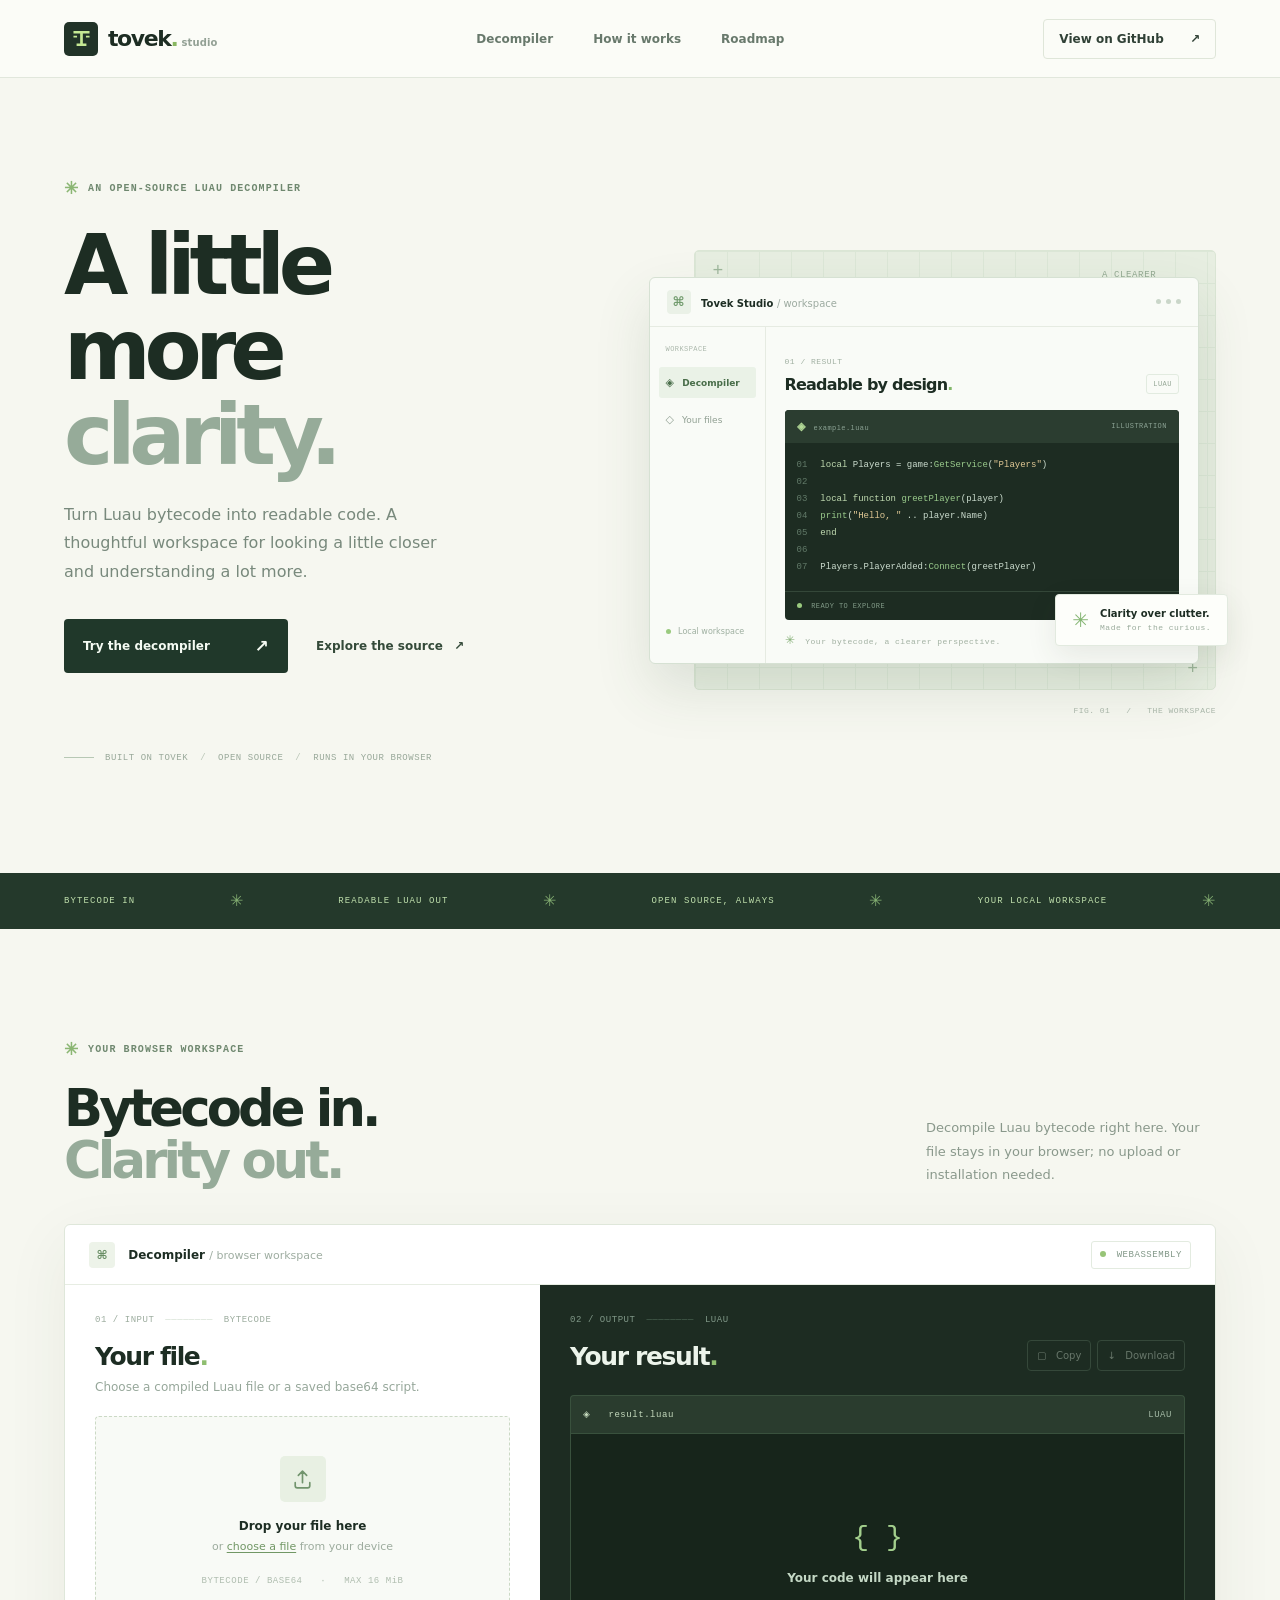
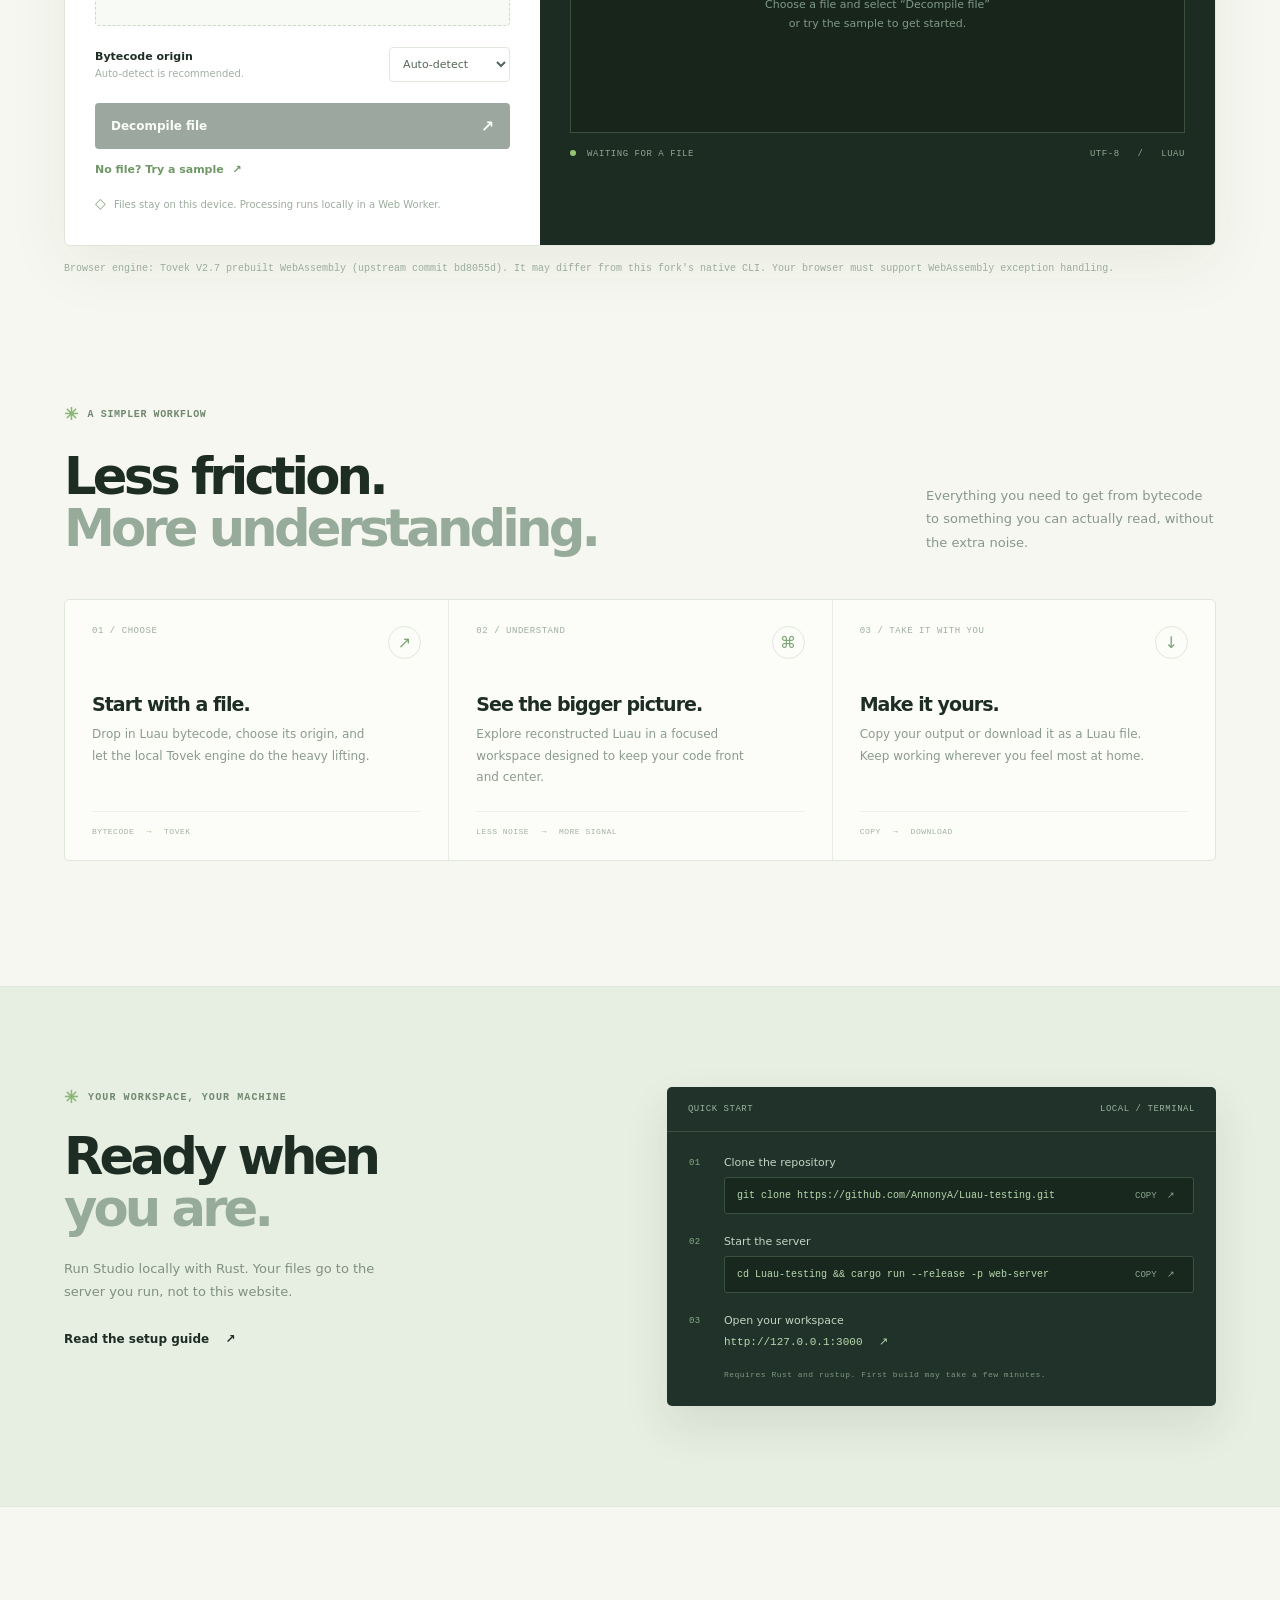
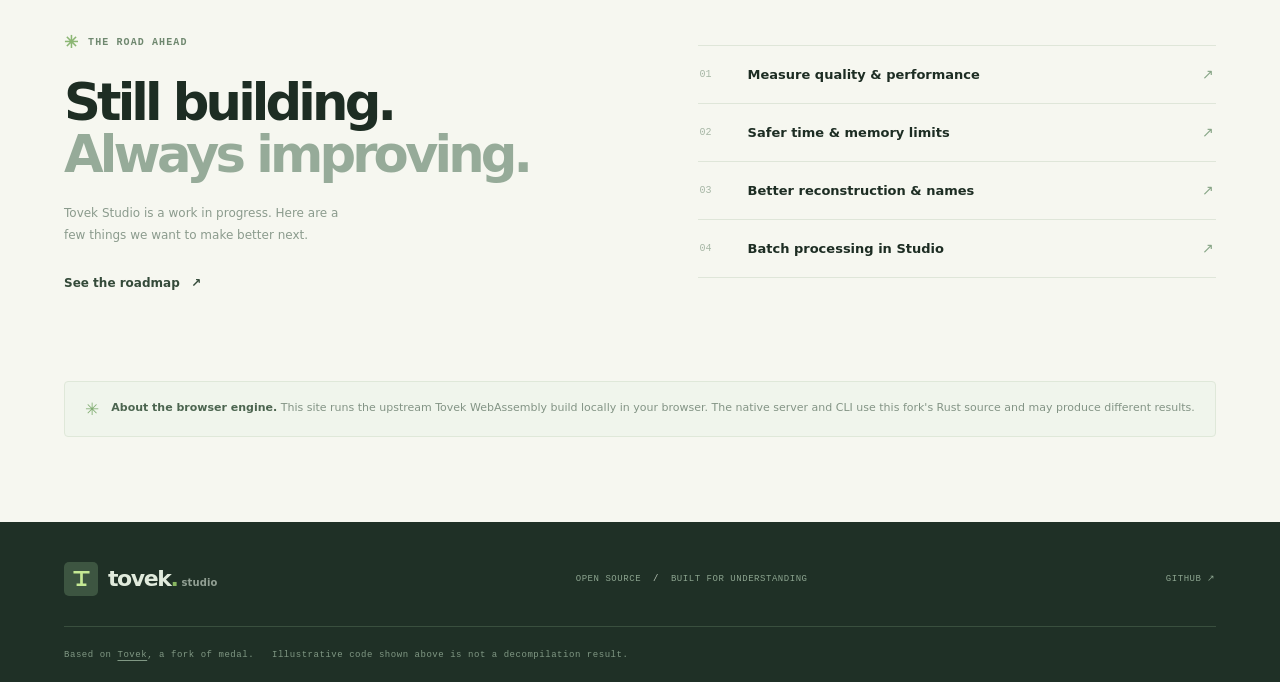
<file: site/index.html>
<!doctype html>
<html lang="en">
  <head>
    <meta charset="utf-8" />
    <meta name="viewport" content="width=device-width, initial-scale=1" />
    <meta name="theme-color" content="#f6f7f0" />
    <meta
      name="description"
      content="Tovek Studio is an open-source workspace for turning Luau bytecode into readable code."
    />
    <title>Tovek Studio — A little more clarity.</title>
    <link rel="icon" href="./favicon.svg" type="image/svg+xml" />
    <link rel="stylesheet" href="./style.css" />
    <script defer src="./site.js"></script>
    <script type="module" src="./decompiler.mjs"></script>
  </head>
  <body>
    <header class="header">
      <div class="header-inner shell">
        <a class="brand" href="#top" aria-label="Tovek Studio home"
          ><span class="brand-mark"
            ><svg viewBox="0 0 28 28" fill="none" aria-hidden="true">
              <path
                d="M5 7h18M14 7v14M8.5 21h11"
                stroke="currentColor"
                stroke-width="3"
              />
              <path
                d="M5 12h4M19 12h4"
                stroke="currentColor"
                stroke-width="2"
              /></svg></span
          ><span
            >tovek<span class="brand-dot">.</span><small>studio</small></span
          ></a
        >
        <nav class="nav" aria-label="Main navigation">
          <a href="#decompiler">Decompiler</a
          ><a href="#workflow">How it works</a><a href="#roadmap">Roadmap</a>
        </nav>
        <a class="header-button" href="https://github.com/AnnonyA/Luau-testing"
          >View on GitHub <span aria-hidden="true">↗</span></a
        >
      </div>
    </header>
    <main id="top">
      <section class="hero shell" id="about">
        <div class="hero-copy">
          <div class="eyebrow">
            <span class="spark">✳</span> AN OPEN-SOURCE LUAU DECOMPILER
          </div>
          <h1>A little more<br /><em>clarity.</em></h1>
          <p class="hero-description">
            Turn Luau bytecode into readable code. A thoughtful workspace for
            looking a little closer and understanding a lot more.
          </p>
          <div class="hero-actions">
            <a class="button button-dark" href="#decompiler"
              >Try the decompiler <span aria-hidden="true">↗</span></a
            ><a class="text-link" href="https://github.com/AnnonyA/Luau-testing"
              >Explore the source <span aria-hidden="true">↗</span></a
            >
          </div>
          <div class="hero-footnote">
            <span class="footnote-line"></span
            ><span
              >BUILT ON TOVEK <span class="sep">/</span> OPEN SOURCE
              <span class="sep">/</span> RUNS IN YOUR BROWSER</span
            >
          </div>
        </div>
        <div
          class="hero-art"
          aria-label="Illustration of the Tovek Studio workspace"
        >
          <div class="art-backdrop">
            <div class="art-cross art-cross-one">+</div>
            <div class="art-cross art-cross-two">+</div>
            <div class="art-label">
              A CLEARER<br />POINT OF VIEW <span>↗</span>
            </div>
          </div>
          <div class="studio-window">
            <div class="window-bar">
              <div class="window-name">
                <span class="mini-mark">⌘</span> Tovek Studio
                <span>/ workspace</span>
              </div>
              <div class="window-dots"><i></i><i></i><i></i></div>
            </div>
            <div class="window-body">
              <div class="window-sidebar">
                <span class="sidebar-caption">WORKSPACE</span
                ><span class="sidebar-selected"><b>◈</b> Decompiler</span
                ><span class="sidebar-item"><b>◇</b> Your files</span>
                <div class="sidebar-bottom"><span></span> Local workspace</div>
              </div>
              <div class="window-main">
                <div class="window-heading">
                  <div>
                    <span class="window-overline">01 / RESULT</span>
                    <h2>Readable by design<span>.</span></h2>
                  </div>
                  <span class="window-pill">LUAU</span>
                </div>
                <div class="code-window">
                  <div class="code-title">
                    <span><b>◈</b> example.luau</span><span>ILLUSTRATION</span>
                  </div>
                  <div class="code-lines" aria-hidden="true">
                    <div>
                      <span>01</span
                      ><code
                        ><i>local</i> Players =
                        game:<b>GetService</b>(<u>"Players"</u>)</code
                      >
                    </div>
                    <div><span>02</span><code></code></div>
                    <div>
                      <span>03</span
                      ><code
                        ><i>local function</i> <b>greetPlayer</b>(player)</code
                      >
                    </div>
                    <div>
                      <span>04</span
                      ><code>
                        <b>print</b>(<u>"Hello, "</u> .. player.Name)</code
                      >
                    </div>
                    <div>
                      <span>05</span><code><i>end</i></code>
                    </div>
                    <div><span>06</span><code></code></div>
                    <div>
                      <span>07</span
                      ><code
                        >Players.PlayerAdded:<b>Connect</b>(greetPlayer)</code
                      >
                    </div>
                  </div>
                  <div class="code-bottom">
                    <span><i></i> READY TO EXPLORE</span
                    ><span>UTF-8 &nbsp; / &nbsp; LUAU</span>
                  </div>
                </div>
                <div class="window-caption">
                  <span>✳</span> Your bytecode, a clearer perspective.
                </div>
              </div>
            </div>
          </div>
          <div class="floating-note">
            <span>✳</span>
            <div>
              <strong>Clarity over clutter.</strong
              ><small>Made for the curious.</small>
            </div>
          </div>
          <div class="art-index">FIG. 01 &nbsp; / &nbsp; THE WORKSPACE</div>
        </div>
      </section>
      <div class="ticker">
        <div class="shell ticker-inner">
          <span>BYTECODE IN</span><span class="ticker-icon">✳</span
          ><span>READABLE LUAU OUT</span><span class="ticker-icon">✳</span
          ><span>OPEN SOURCE, ALWAYS</span><span class="ticker-icon">✳</span
          ><span>YOUR LOCAL WORKSPACE</span><span class="ticker-icon">✳</span>
        </div>
      </div>
      <section
        class="decompiler-section shell"
        id="decompiler"
        aria-labelledby="decompiler-title"
      >
        <div class="decompiler-intro">
          <div>
            <div class="eyebrow">
              <span class="spark">✳</span> YOUR BROWSER WORKSPACE
            </div>
            <h2 id="decompiler-title">
              Bytecode in.<br /><em>Clarity out.</em>
            </h2>
          </div>
          <p>
            Decompile Luau bytecode right here. Your file stays in your browser;
            no upload or installation needed.
          </p>
        </div>
        <div class="workbench">
          <div class="workbench-head">
            <span
              ><span class="workbench-mark">⌘</span> Decompiler
              <small>/ browser workspace</small></span
            ><span class="workbench-badge"><i></i> WEBASSEMBLY</span>
          </div>
          <div class="workbench-grid">
            <div class="workbench-input">
              <div class="workbench-label">
                01 / INPUT <span>────────</span> BYTECODE
              </div>
              <h3>Your file<span>.</span></h3>
              <p>Choose a compiled Luau file or a saved base64 script.</p>
              <input id="bytecode-file" type="file" class="sr-only" />
              <div
                id="file-drop"
                class="file-drop"
                role="button"
                tabindex="0"
                aria-label="Choose or drop a bytecode file"
              >
                <div class="drop-icon">
                  <svg
                    width="25"
                    height="25"
                    viewBox="0 0 24 24"
                    fill="none"
                    aria-hidden="true"
                  >
                    <path
                      d="M12 15V4m0 0L8 8m4-4 4 4M5 15v3a2 2 0 002 2h10a2 2 0 002-2v-3"
                      stroke="currentColor"
                      stroke-width="1.6"
                      stroke-linecap="round"
                      stroke-linejoin="round"
                    />
                  </svg>
                </div>
                <strong id="file-title">Drop your file here</strong
                ><span id="file-subtitle"
                  >or <u>choose a file</u> from your device</span
                ><small id="file-meta"
                  >BYTECODE / BASE64 &nbsp; · &nbsp; MAX 16 MiB</small
                >
              </div>
              <div class="file-options">
                <label for="bytecode-key"
                  >Bytecode origin
                  <small>Auto-detect is recommended.</small></label
                ><select id="bytecode-key">
                  <option value="auto">Auto-detect</option>
                  <option value="plain">Standard Luau</option>
                  <option value="client">Roblox client</option>
                </select>
              </div>
              <button
                type="button"
                id="run-decompiler"
                class="run-button"
                disabled
              >
                <span>Decompile file</span><span aria-hidden="true">↗</span>
              </button>
              <button type="button" id="try-sample" class="sample-button">
                No file? Try a sample <span aria-hidden="true">↗</span>
              </button>
              <p class="local-note">
                <span>◇</span> Files stay on this device. Processing runs
                locally in a Web Worker.
              </p>
            </div>
            <div class="workbench-output">
              <div class="output-heading">
                <div>
                  <div class="workbench-label">
                    02 / OUTPUT <span>────────</span> LUAU
                  </div>
                  <h3>Your result<span>.</span></h3>
                </div>
                <div class="output-actions">
                  <button type="button" id="copy-output" disabled>
                    ▢ &nbsp; Copy</button
                  ><button type="button" id="save-output" disabled>
                    ↓ &nbsp; Download
                  </button>
                </div>
              </div>
              <div class="result-tab">
                <span>◈ &nbsp; <span id="result-name">result.luau</span></span
                ><span>LUAU</span>
              </div>
              <div class="result-body">
                <div id="result-empty" class="result-empty">
                  <span>{ }</span><strong>Your code will appear here</strong>
                  <p>
                    Choose a file and select “Decompile file”<br />or try the
                    sample to get started.
                  </p>
                </div>
                <pre id="result-pre" hidden><code id="result-code"></code></pre>
              </div>
              <div class="result-footer">
                <span
                  ><i></i>
                  <span id="engine-status">WAITING FOR A FILE</span></span
                ><span id="result-details">UTF-8 &nbsp; / &nbsp; LUAU</span>
              </div>
            </div>
          </div>
        </div>
        <p
          class="browser-status"
          id="browser-status"
          role="status"
          aria-live="polite"
          hidden
        ></p>
        <p class="engine-note">
          Browser engine: Tovek V2.7 prebuilt WebAssembly (upstream commit
          bd8055d). It may differ from this fork's native CLI. Your browser must
          support WebAssembly exception handling.
        </p>
      </section>
      <section class="features shell" id="workflow">
        <div class="section-heading">
          <div>
            <div class="eyebrow">
              <span class="spark">✳</span> A SIMPLER WORKFLOW
            </div>
            <h2>Less friction.<br /><em>More understanding.</em></h2>
          </div>
          <p>
            Everything you need to get from bytecode to something you can
            actually read, without the extra noise.
          </p>
        </div>
        <div class="feature-grid">
          <article class="feature">
            <div class="feature-top">
              <span>01 / CHOOSE</span><span class="feature-icon">↗</span>
            </div>
            <h3>Start with a file.</h3>
            <p>
              Drop in Luau bytecode, choose its origin, and let the local Tovek
              engine do the heavy lifting.
            </p>
            <div class="feature-bottom">BYTECODE <span>→</span> TOVEK</div>
          </article>
          <article class="feature">
            <div class="feature-top">
              <span>02 / UNDERSTAND</span><span class="feature-icon">⌘</span>
            </div>
            <h3>See the bigger picture.</h3>
            <p>
              Explore reconstructed Luau in a focused workspace designed to keep
              your code front and center.
            </p>
            <div class="feature-bottom">
              LESS NOISE <span>→</span> MORE SIGNAL
            </div>
          </article>
          <article class="feature">
            <div class="feature-top">
              <span>03 / TAKE IT WITH YOU</span
              ><span class="feature-icon">↓</span>
            </div>
            <h3>Make it yours.</h3>
            <p>
              Copy your output or download it as a Luau file. Keep working
              wherever you feel most at home.
            </p>
            <div class="feature-bottom">COPY <span>→</span> DOWNLOAD</div>
          </article>
        </div>
      </section>
      <section class="setup-band" id="get-started">
        <div class="setup shell">
          <div class="setup-copy">
            <div class="eyebrow">
              <span class="spark">✳</span> YOUR WORKSPACE, YOUR MACHINE
            </div>
            <h2>Ready when<br /><em>you are.</em></h2>
            <p>
              Run Studio locally with Rust. Your files go to the server you run,
              not to this website.
            </p>
            <a
              href="https://github.com/AnnonyA/Luau-testing#readme"
              class="light-link"
              >Read the setup guide <span>↗</span></a
            >
          </div>
          <div class="terminal">
            <div class="terminal-top">
              <span>QUICK START</span><span>LOCAL / TERMINAL</span>
            </div>
            <div class="terminal-body">
              <div class="terminal-step">
                <span>01</span>
                <div>
                  <p>Clone the repository</p>
                  <div class="command">
                    <code
                      >git clone
                      https://github.com/AnnonyA/Luau-testing.git</code
                    ><button
                      type="button"
                      data-copy="git clone https://github.com/AnnonyA/Luau-testing.git"
                      aria-label="Copy clone command"
                    >
                      COPY <span>↗</span>
                    </button>
                  </div>
                </div>
              </div>
              <div class="terminal-step">
                <span>02</span>
                <div>
                  <p>Start the server</p>
                  <div class="command">
                    <code
                      >cd Luau-testing &amp;&amp; cargo run --release -p
                      web-server</code
                    ><button
                      type="button"
                      data-copy="cd Luau-testing &amp;&amp; cargo run --release -p web-server"
                      aria-label="Copy run command"
                    >
                      COPY <span>↗</span>
                    </button>
                  </div>
                </div>
              </div>
              <div class="terminal-step">
                <span>03</span>
                <div>
                  <p>Open your workspace</p>
                  <div class="terminal-url">
                    http://127.0.0.1:3000 <span>↗</span>
                  </div>
                </div>
              </div>
              <p class="terminal-note">
                Requires Rust and rustup. First build may take a few minutes.
              </p>
            </div>
          </div>
        </div>
      </section>
      <section class="roadmap shell" id="roadmap">
        <div>
          <div class="eyebrow">
            <span class="spark">✳</span> THE ROAD AHEAD
          </div>
          <h2>Still building.<br /><em>Always improving.</em></h2>
          <p>
            Tovek Studio is a work in progress. Here are a few things we want to
            make better next.
          </p>
          <a
            href="https://github.com/AnnonyA/Luau-testing#roadmap"
            class="text-link"
            >See the roadmap <span>↗</span></a
          >
        </div>
        <div class="roadmap-list">
          <div>
            <span>01</span><strong>Measure quality &amp; performance</strong
            ><span>↗</span>
          </div>
          <div>
            <span>02</span><strong>Safer time &amp; memory limits</strong
            ><span>↗</span>
          </div>
          <div>
            <span>03</span><strong>Better reconstruction &amp; names</strong
            ><span>↗</span>
          </div>
          <div>
            <span>04</span><strong>Batch processing in Studio</strong
            ><span>↗</span>
          </div>
        </div>
      </section>
      <div class="site-notice shell">
        <span>✳</span>
        <p>
          <strong>About the browser engine.</strong> This site runs the upstream
          Tovek WebAssembly build locally in your browser. The native server and
          CLI use this fork's Rust source and may produce different results.
        </p>
      </div>
    </main>
    <footer class="footer">
      <div class="shell footer-inner">
        <a class="brand footer-brand" href="#top"
          ><span class="brand-mark"
            ><svg viewBox="0 0 28 28" fill="none" aria-hidden="true">
              <path
                d="M5 7h18M14 7v14M8.5 21h11"
                stroke="currentColor"
                stroke-width="3"
              /></svg></span
          ><span
            >tovek<span class="brand-dot">.</span><small>studio</small></span
          ></a
        ><span
          >OPEN SOURCE <span class="sep">/</span> BUILT FOR UNDERSTANDING</span
        ><a href="https://github.com/AnnonyA/Luau-testing">GITHUB ↗</a>
      </div>
      <div class="shell footer-credit">
        Based on <a href="https://github.com/Kiet1308/Tovek">Tovek</a>, a fork
        of medal. &nbsp; Illustrative code shown above is not a decompilation
        result.
      </div>
    </footer>
    <div class="toast" id="toast" role="status" aria-live="polite" hidden></div>
  </body>
</html>
</file>
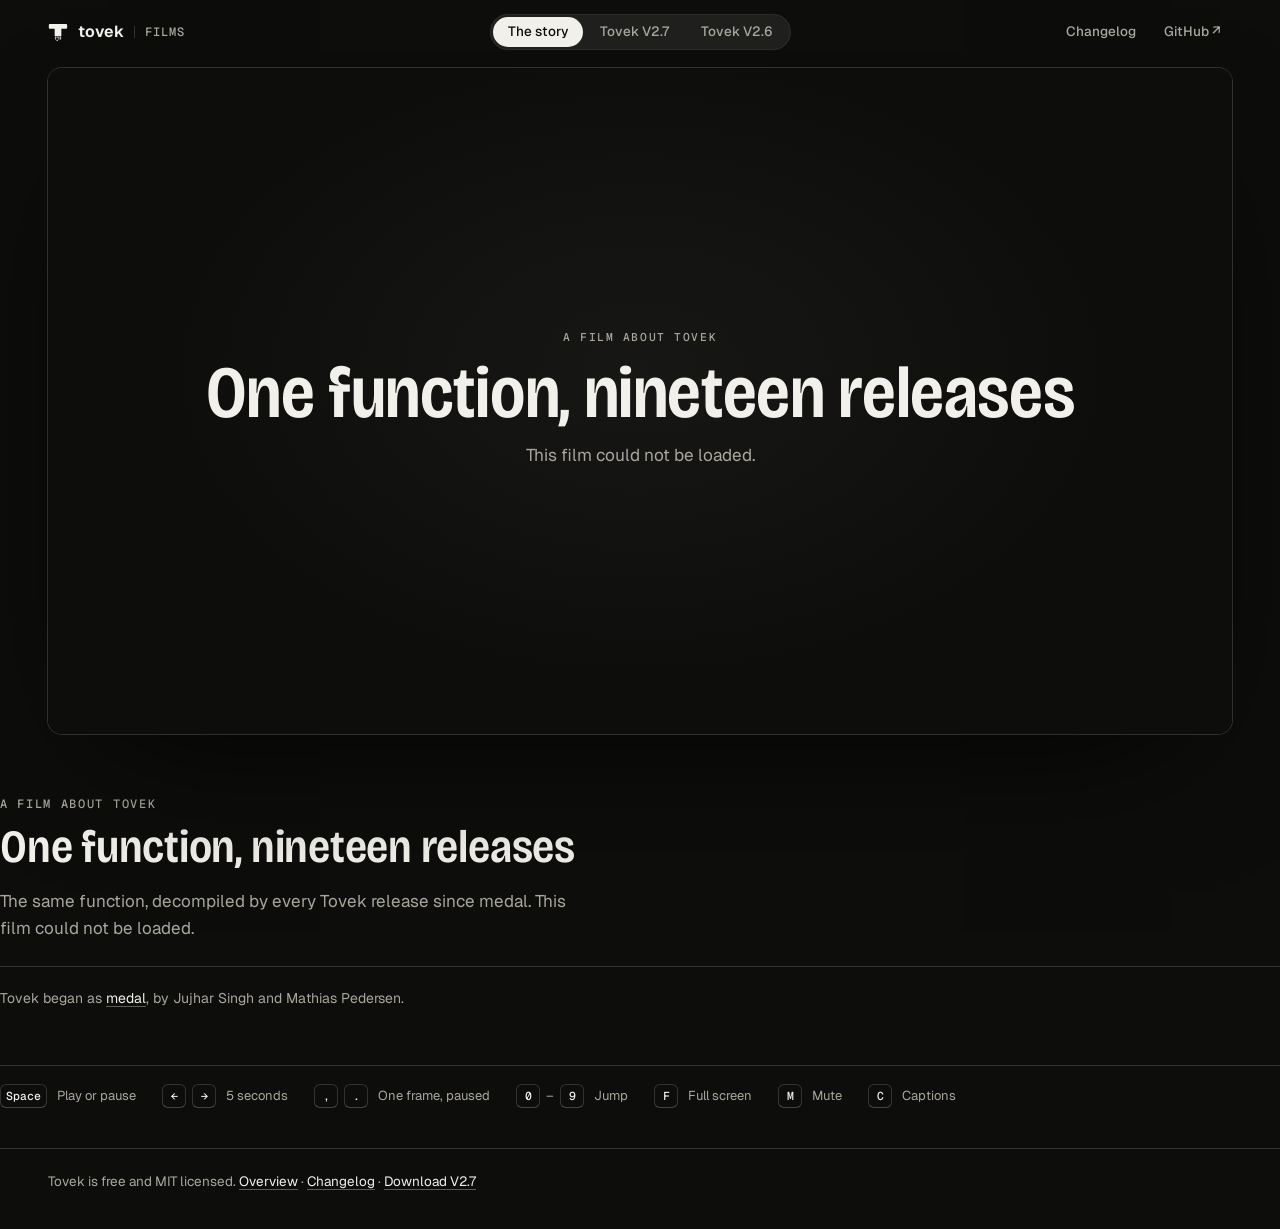
<file: docs/watch/index.html>
<!doctype html>
<html lang="en">
<head>
  <meta charset="utf-8">
  <meta name="viewport" content="width=device-width,initial-scale=1,viewport-fit=cover">
  <title>Tovek Films</title>
  <meta name="description" content="Films about Tovek, the Luau decompiler for Roblox: the story from medal to V2.7, and the V2.7 and V2.6 release films.">
  <meta name="theme-color" content="#0d0d0c">
  <meta property="og:title" content="Tovek Films">
  <meta property="og:description" content="The story of Tovek, from medal to V2.7, told with its own output.">
  <meta property="og:type" content="video.other">
  <meta property="og:url" content="https://kiet1308.github.io/Tovek/watch/">
  <link rel="icon" href="../assets/favicon.svg?v=2" type="image/svg+xml">
  <link rel="preconnect" href="https://fonts.googleapis.com">
  <link rel="preconnect" href="https://fonts.gstatic.com" crossorigin>
  <link rel="stylesheet" href="https://fonts.googleapis.com/css2?family=Bricolage+Grotesque:opsz,wdth,wght@12..96,75..100,200..800&family=Geist:wght@300..800&family=Geist+Mono:wght@400..600&display=swap">
  <link rel="stylesheet" href="../assets/v26/tokens.css">
  <link rel="stylesheet" href="watch.css">
  <link rel="modulepreload" href="engine/index.js">
  <script>document.documentElement.classList.add('js')</script>
  <script type="module" src="watch.js"></script>
</head>
<body>
<a class="skip" href="#screen">Skip to the film</a>

<header class="top" id="top">
  <a class="brand" href="../index.html" aria-label="Tovek overview">
    <svg class="brand-mark" viewBox="64 72 384 360" aria-hidden="true"><path d="M100 88H412a20 20 0 0 1 20 20V160a20 20 0 0 1-20 20H320V320H192V180H100a20 20 0 0 1-20-20V108a20 20 0 0 1 20-20Z"/><rect x="196" y="328" width="24" height="24" rx="5"/><rect x="228" y="328" width="24" height="24" rx="5"/><rect x="260" y="328" width="24" height="24" rx="5"/><rect x="292" y="328" width="24" height="24" rx="5"/><rect x="196" y="360" width="24" height="24" rx="5"/><rect x="260" y="360" width="24" height="24" rx="5"/><rect x="292" y="360" width="24" height="24" rx="5"/><rect x="228" y="392" width="24" height="24" rx="5"/></svg>
    <span class="brand-name">tovek</span>
    <span class="brand-sub">films</span>
  </a>
  <nav class="reels" id="reels" aria-label="Films">
    <a class="reel" href="?film=story" data-film="story">The story</a>
    <a class="reel" href="?film=v27" data-film="v27">Tovek V2.7</a>
    <a class="reel" href="?film=v26" data-film="v26">Tovek V2.6</a>
  </nav>
  <nav class="top-links" aria-label="Site">
    <a href="../changelog.html">Changelog</a>
    <a href="https://github.com/Kiet1308/Tovek">GitHub <span aria-hidden="true">↗</span></a>
  </nav>
</header>

<main id="main">
  <section class="theatre" aria-label="Film">
    <div class="screen is-loading" id="screen" tabindex="-1">
      <canvas class="stage" id="stage" aria-hidden="true"></canvas>

      <div class="captions" id="captions" aria-live="off"><span id="caption-line"></span></div>

      <div class="poster" id="poster">
        <div class="poster-copy">
          <p class="poster-kicker" id="poster-kicker">Film</p>
          <p class="poster-title" id="poster-title"></p>
          <button class="play-pill" id="play-pill" type="button" disabled>
            <svg class="ico" viewBox="0 0 24 24" aria-hidden="true"><path class="ico-play" d="M8 5.6v12.8a.8.8 0 0 0 1.2.7l10.2-6.4a.8.8 0 0 0 0-1.4L9.2 4.9A.8.8 0 0 0 8 5.6Z"/><path class="ico-replay" d="M12 5a7 7 0 1 1-6.7 5h2.1A5 5 0 1 0 12 7v2.6L8.2 6 12 2.4Z"/></svg>
            <span class="play-pill-label" id="play-pill-label">Play</span>
            <span class="play-pill-time" id="play-pill-time"></span>
          </button>
        </div>
      </div>

      <div class="notice" id="notice" hidden>
        <p class="notice-kicker" id="notice-kicker"></p>
        <p class="notice-title" id="notice-title"></p>
        <p class="notice-note" id="notice-note"></p>
        <a class="notice-link" id="notice-link" href="?film=story" hidden>Watch the story <span aria-hidden="true">→</span></a>
      </div>

      <div class="osd" id="osd" aria-hidden="true"></div>
      <div class="loading-line" aria-hidden="true"></div>

      <div class="controls" id="controls">
        <div class="scrub" id="scrub" role="slider" tabindex="0" aria-label="Seek" aria-valuemin="0" aria-valuemax="0" aria-valuenow="0" aria-valuetext="0:00">
          <div class="scrub-track" id="scrub-track"></div>
          <div class="scrub-head" id="scrub-head"></div>
          <div class="preview" id="preview" aria-hidden="true">
            <canvas class="preview-frame" id="preview-frame"></canvas>
            <p class="preview-meta"><span class="preview-time" id="preview-time">0:00</span><span class="preview-chapter" id="preview-chapter"></span></p>
          </div>
        </div>
        <div class="bar">
          <button class="ctl ctl-play" id="btn-play" type="button" aria-label="Play">
            <svg class="ico" viewBox="0 0 24 24" aria-hidden="true"><path class="ico-play" d="M8 5.6v12.8a.8.8 0 0 0 1.2.7l10.2-6.4a.8.8 0 0 0 0-1.4L9.2 4.9A.8.8 0 0 0 8 5.6Z"/><g class="ico-pause"><rect x="6.5" y="5" width="3.6" height="14" rx="1"/><rect x="13.9" y="5" width="3.6" height="14" rx="1"/></g></svg>
          </button>
          <p class="clock"><span class="clock-now" id="clock-now">0:00</span><span class="clock-sep">/</span><span class="clock-dur" id="clock-dur">0:00</span></p>
          <p class="now-chapter" id="now-chapter"></p>
          <span class="spacer"></span>
          <button class="ctl ctl-cc" id="btn-cc" type="button" aria-pressed="true" aria-label="Captions">
            <svg class="ico" viewBox="0 0 24 24" aria-hidden="true"><rect x="3.5" y="5.5" width="17" height="13" rx="2.5" fill="none" stroke="currentColor" stroke-width="1.6"/><path d="M10.6 10.2a2.2 2.2 0 1 0 0 3.6M16.6 10.2a2.2 2.2 0 1 0 0 3.6" fill="none" stroke="currentColor" stroke-width="1.6" stroke-linecap="round"/></svg>
          </button>
          <div class="vol" id="vol">
            <button class="ctl ctl-mute" id="btn-mute" type="button" aria-label="Mute">
              <svg class="ico" viewBox="0 0 24 24" aria-hidden="true"><path d="M4.5 9.5h3l4.2-3.6a.6.6 0 0 1 1 .46v11.28a.6.6 0 0 1-1 .46L7.5 14.5h-3a1 1 0 0 1-1-1v-3a1 1 0 0 1 1-1Z"/><path class="ico-wave" d="M15.5 9.2a4 4 0 0 1 0 5.6M17.9 6.9a7.3 7.3 0 0 1 0 10.2" fill="none" stroke="currentColor" stroke-width="1.6" stroke-linecap="round"/><path class="ico-x" d="m16 9.5 5 5m0-5-5 5" fill="none" stroke="currentColor" stroke-width="1.6" stroke-linecap="round"/></svg>
            </button>
            <input class="vol-range" id="vol-range" type="range" min="0" max="1" step="0.01" value="0.9" aria-label="Volume">
          </div>
          <button class="ctl ctl-fs" id="btn-fs" type="button" aria-label="Full screen">
            <svg class="ico" viewBox="0 0 24 24" aria-hidden="true"><g class="ico-enter" fill="none" stroke="currentColor" stroke-width="1.6" stroke-linecap="round" stroke-linejoin="round"><path d="M4.5 9V5.5a1 1 0 0 1 1-1H9M15 4.5h3.5a1 1 0 0 1 1 1V9M19.5 15v3.5a1 1 0 0 1-1 1H15M9 19.5H5.5a1 1 0 0 1-1-1V15"/></g><g class="ico-exit" fill="none" stroke="currentColor" stroke-width="1.6" stroke-linecap="round" stroke-linejoin="round"><path d="M9 4.5V8a1 1 0 0 1-1 1H4.5M19.5 9H16a1 1 0 0 1-1-1V4.5M15 19.5V16a1 1 0 0 1 1-1h3.5M4.5 15H8a1 1 0 0 1 1 1v3.5"/></g></svg>
          </button>
        </div>
      </div>

      <noscript><p class="noscript">The films are drawn live in the browser and need JavaScript.</p></noscript>
    </div>
  </section>

  <section class="programme" aria-labelledby="film-title">
    <div class="prog-info">
      <p class="prog-kicker" id="film-kicker">Film</p>
      <h1 class="prog-title" id="film-title">Tovek films</h1>
      <p class="prog-desc" id="film-desc"></p>
      <dl class="prog-facts" id="film-facts"></dl>
      <p class="prog-credit">Tovek began as <a href="https://github.com/Stefanuk12/medal-decompiler">medal</a>, by Jujhar Singh and Mathias Pedersen.</p>
    </div>
    <div class="prog-chapters">
      <h2 class="chapters-head"><span>Chapters</span><span class="chapters-count" id="chapters-count"></span></h2>
      <ol class="chapters" id="chapters"></ol>
    </div>
  </section>

  <section class="stills" id="stills" aria-labelledby="stills-title" hidden>
    <h2 class="stills-head" id="stills-title">The film in stills</h2>
    <ol class="stills-grid" id="stills-grid"></ol>
  </section>

  <section class="keys" aria-label="Keyboard">
    <ul class="keys-list">
      <li><kbd>Space</kbd><span>Play or pause</span></li>
      <li><kbd>←</kbd><kbd>→</kbd><span>5 seconds</span></li>
      <li><kbd>,</kbd><kbd>.</kbd><span>One frame, paused</span></li>
      <li><kbd>0</kbd>–<kbd>9</kbd><span>Jump</span></li>
      <li><kbd>F</kbd><span>Full screen</span></li>
      <li><kbd>M</kbd><span>Mute</span></li>
      <li><kbd>C</kbd><span>Captions</span></li>
    </ul>
  </section>
</main>

<footer class="foot">
  <p>Tovek is free and MIT licensed. <a href="../index.html">Overview</a> · <a href="../changelog.html">Changelog</a> · <a href="https://github.com/Kiet1308/Tovek/releases/tag/v2.7">Download V2.7</a></p>
</footer>
</body>
</html>
</file>
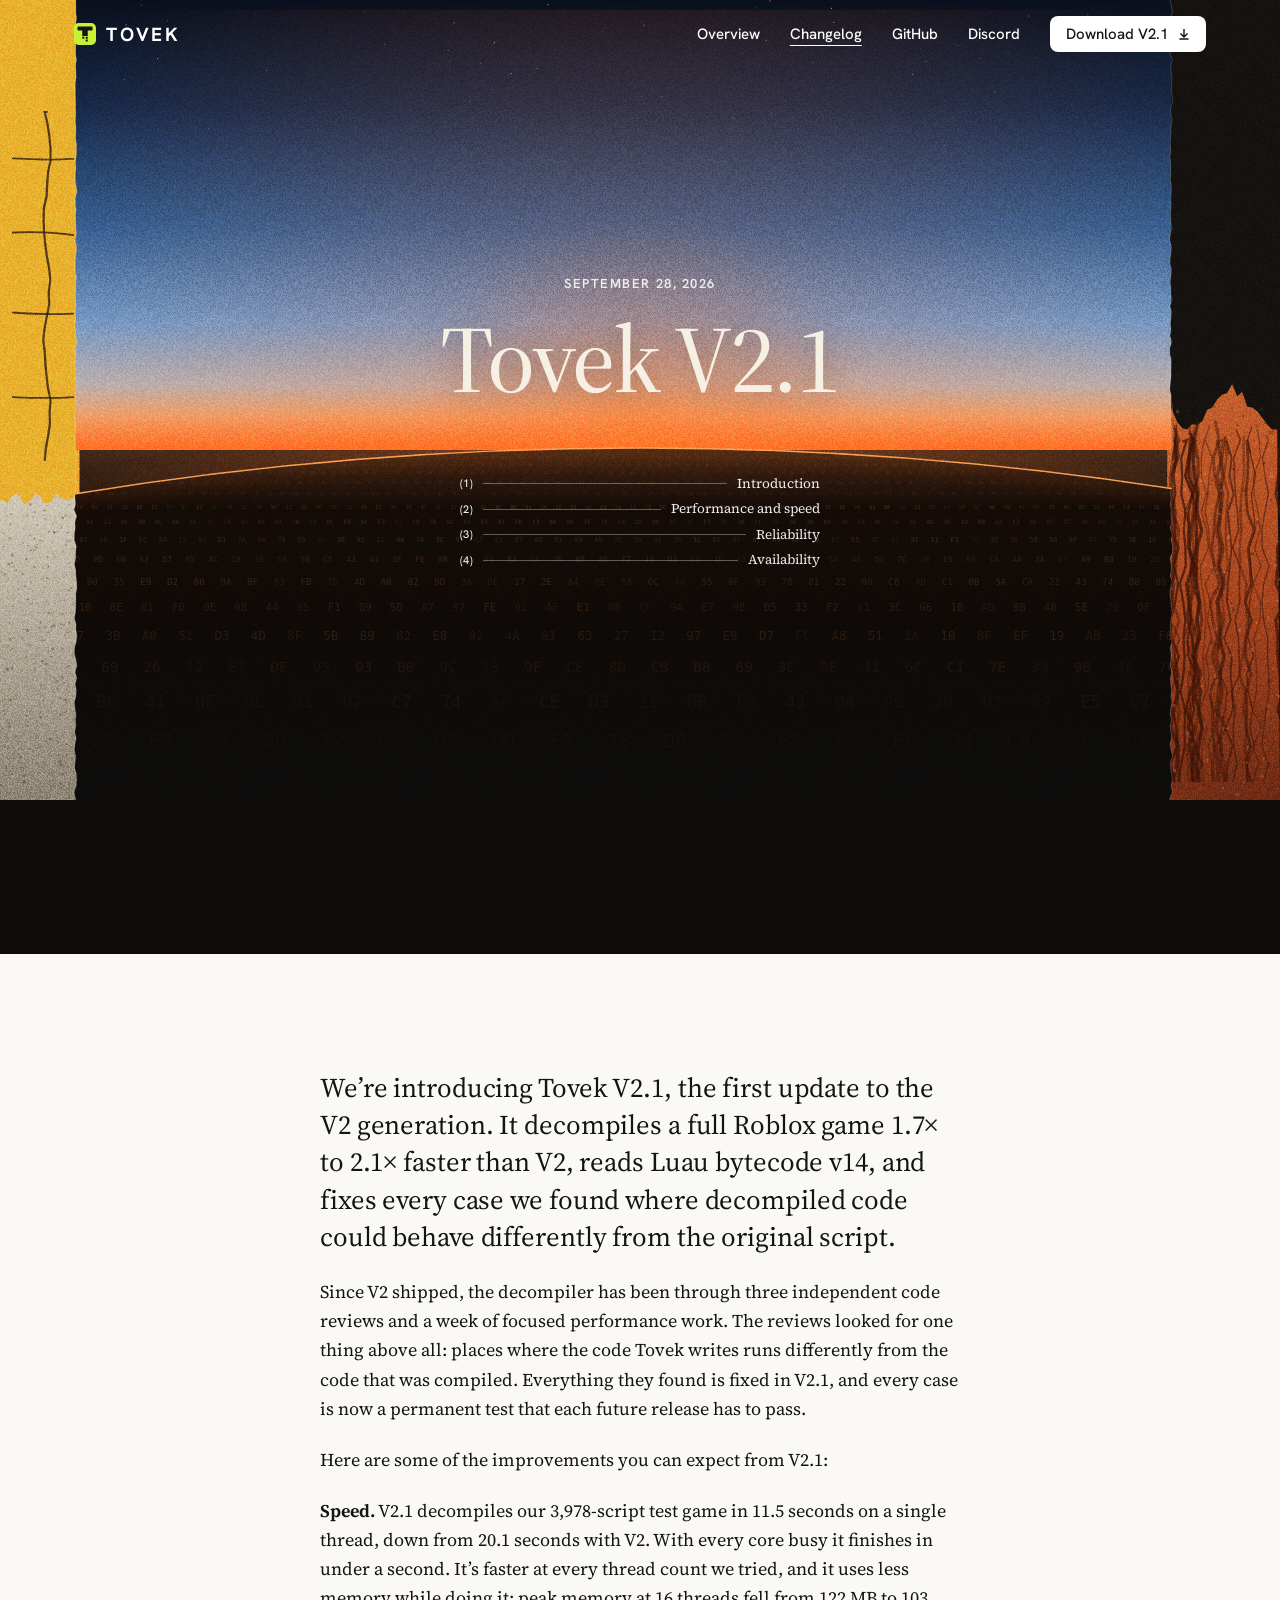
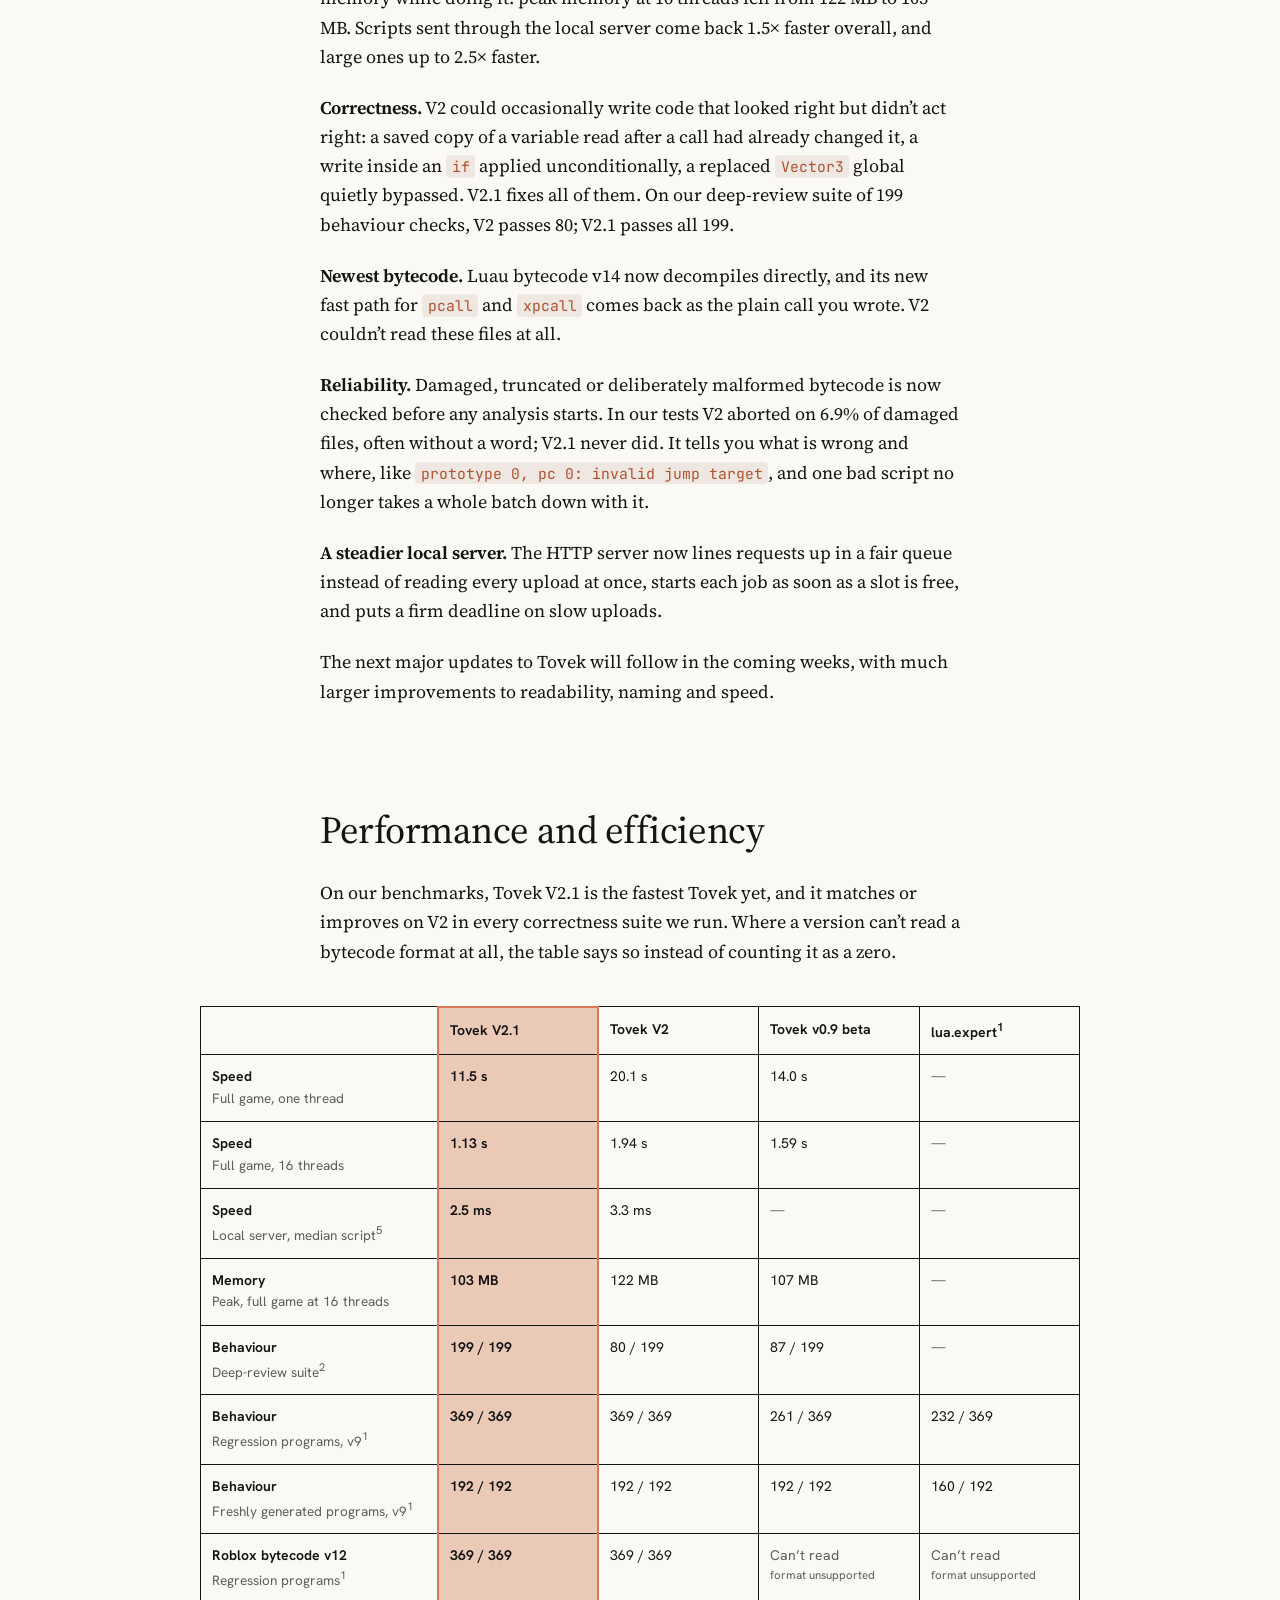
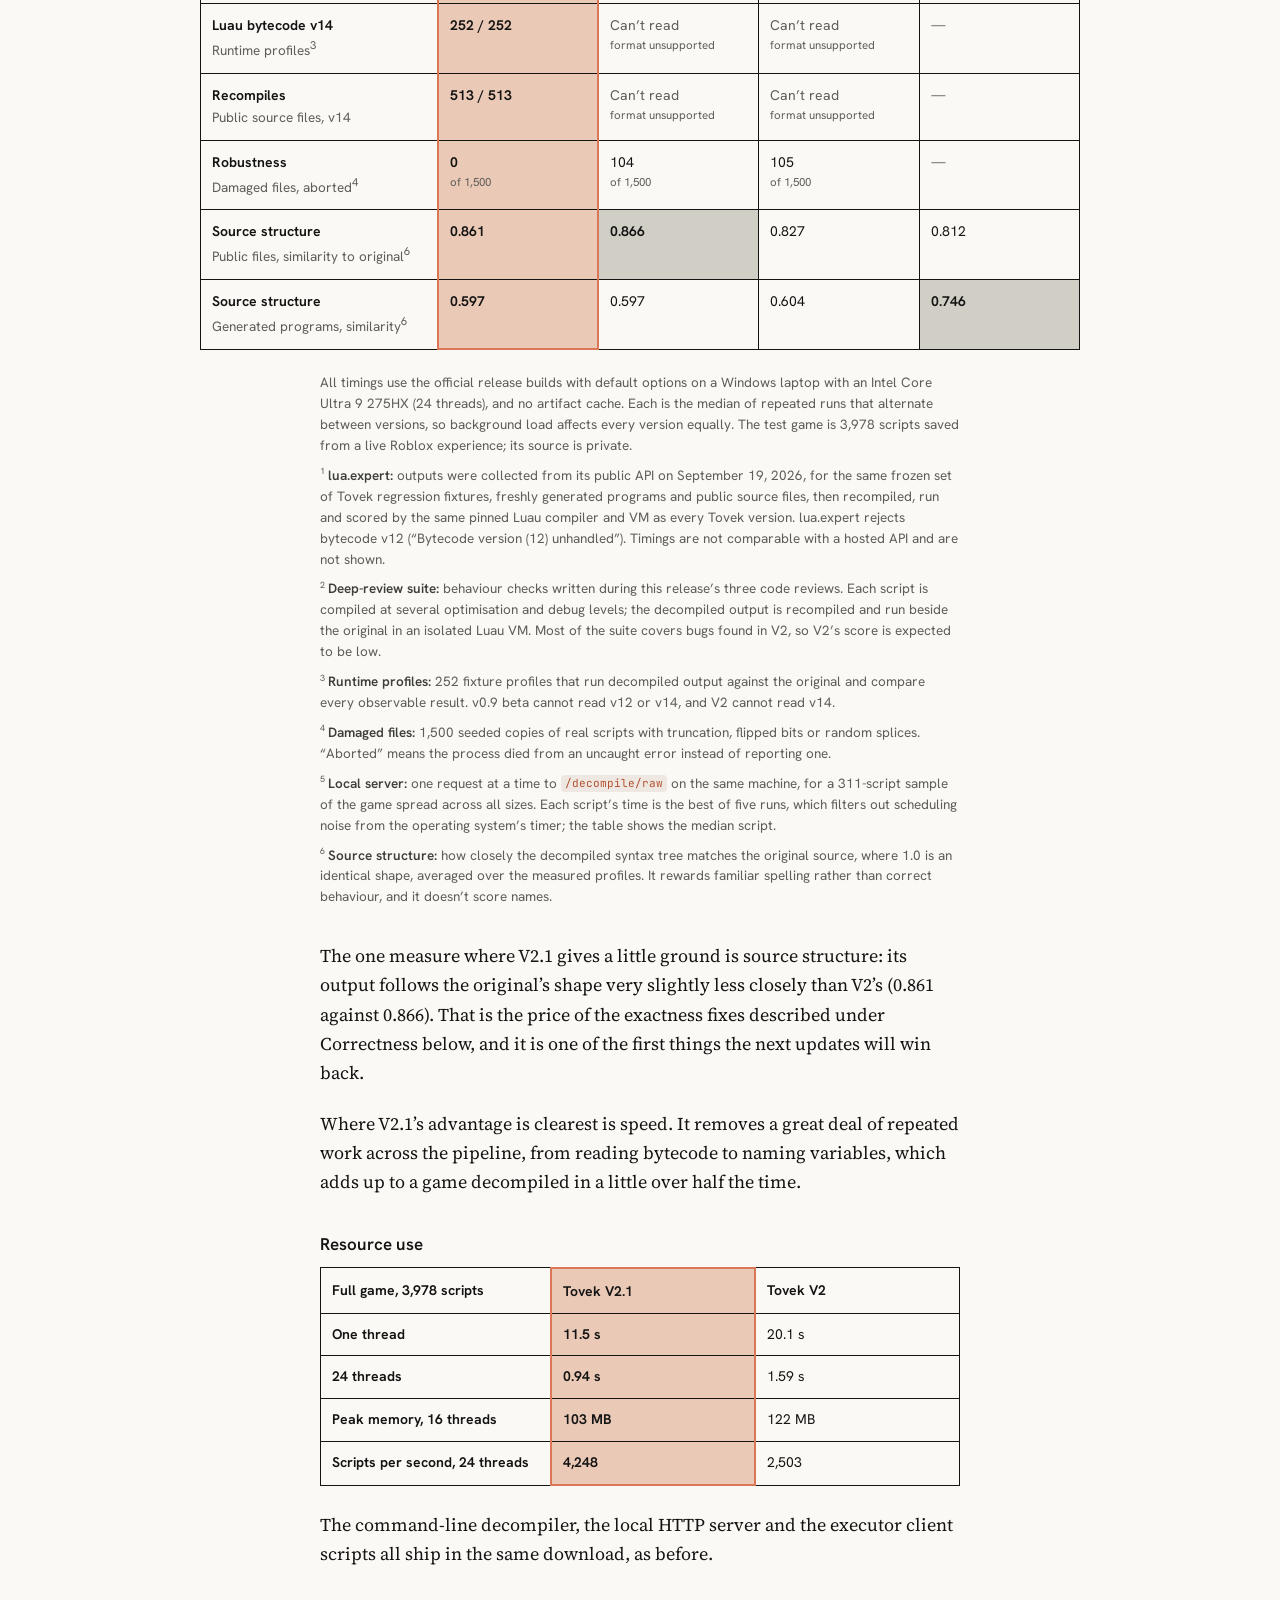
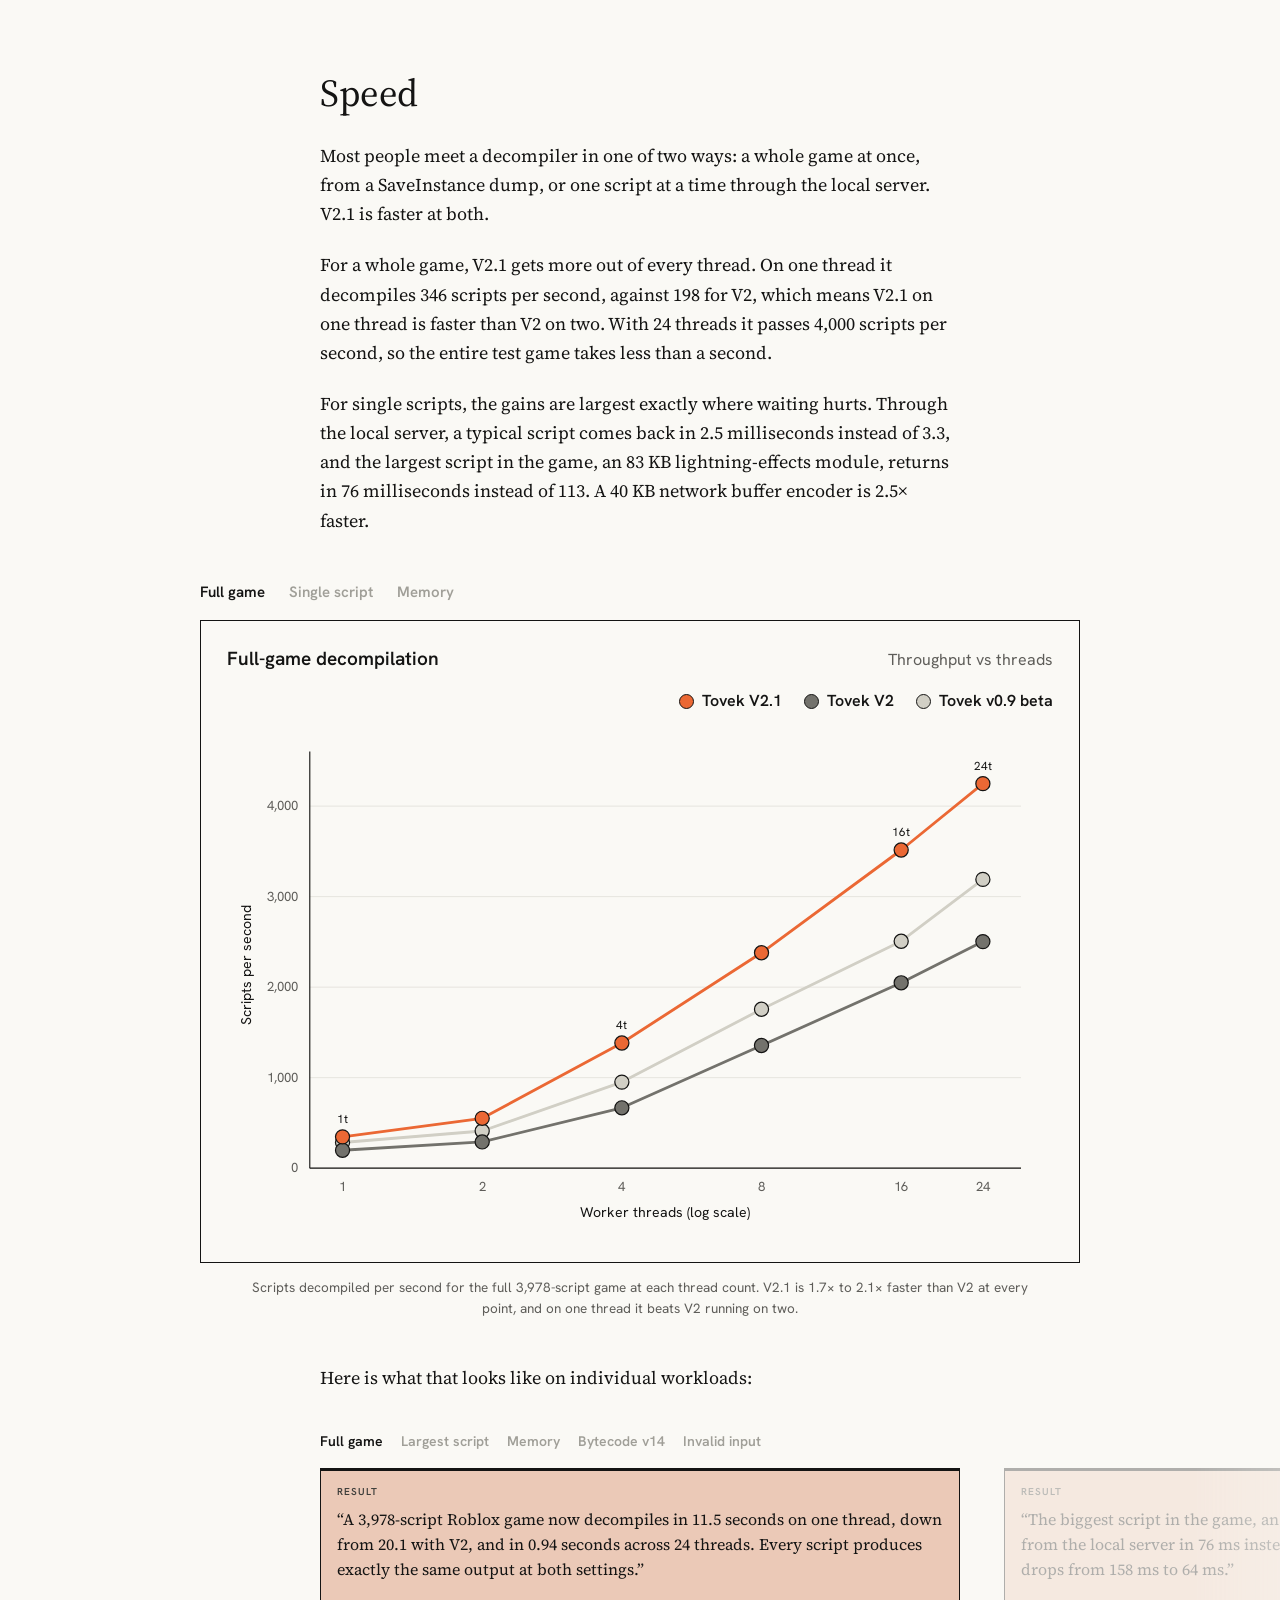
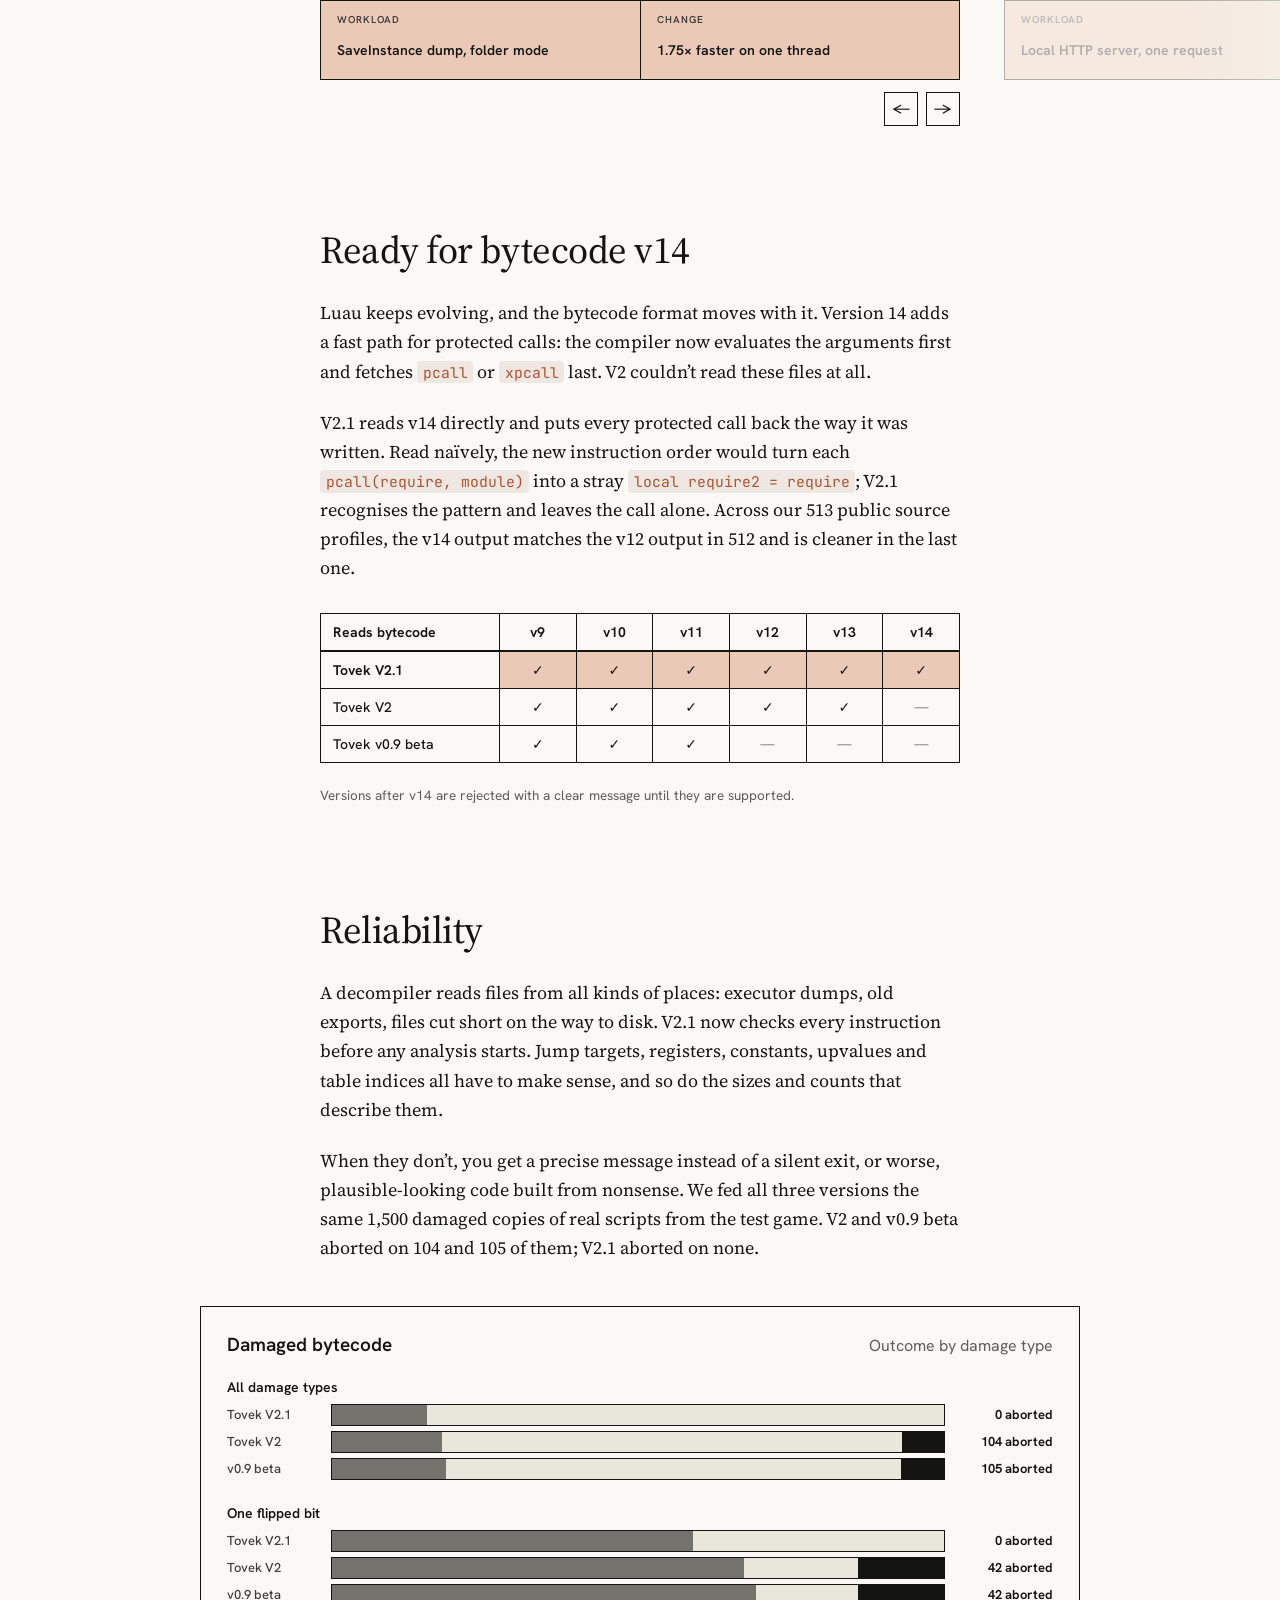
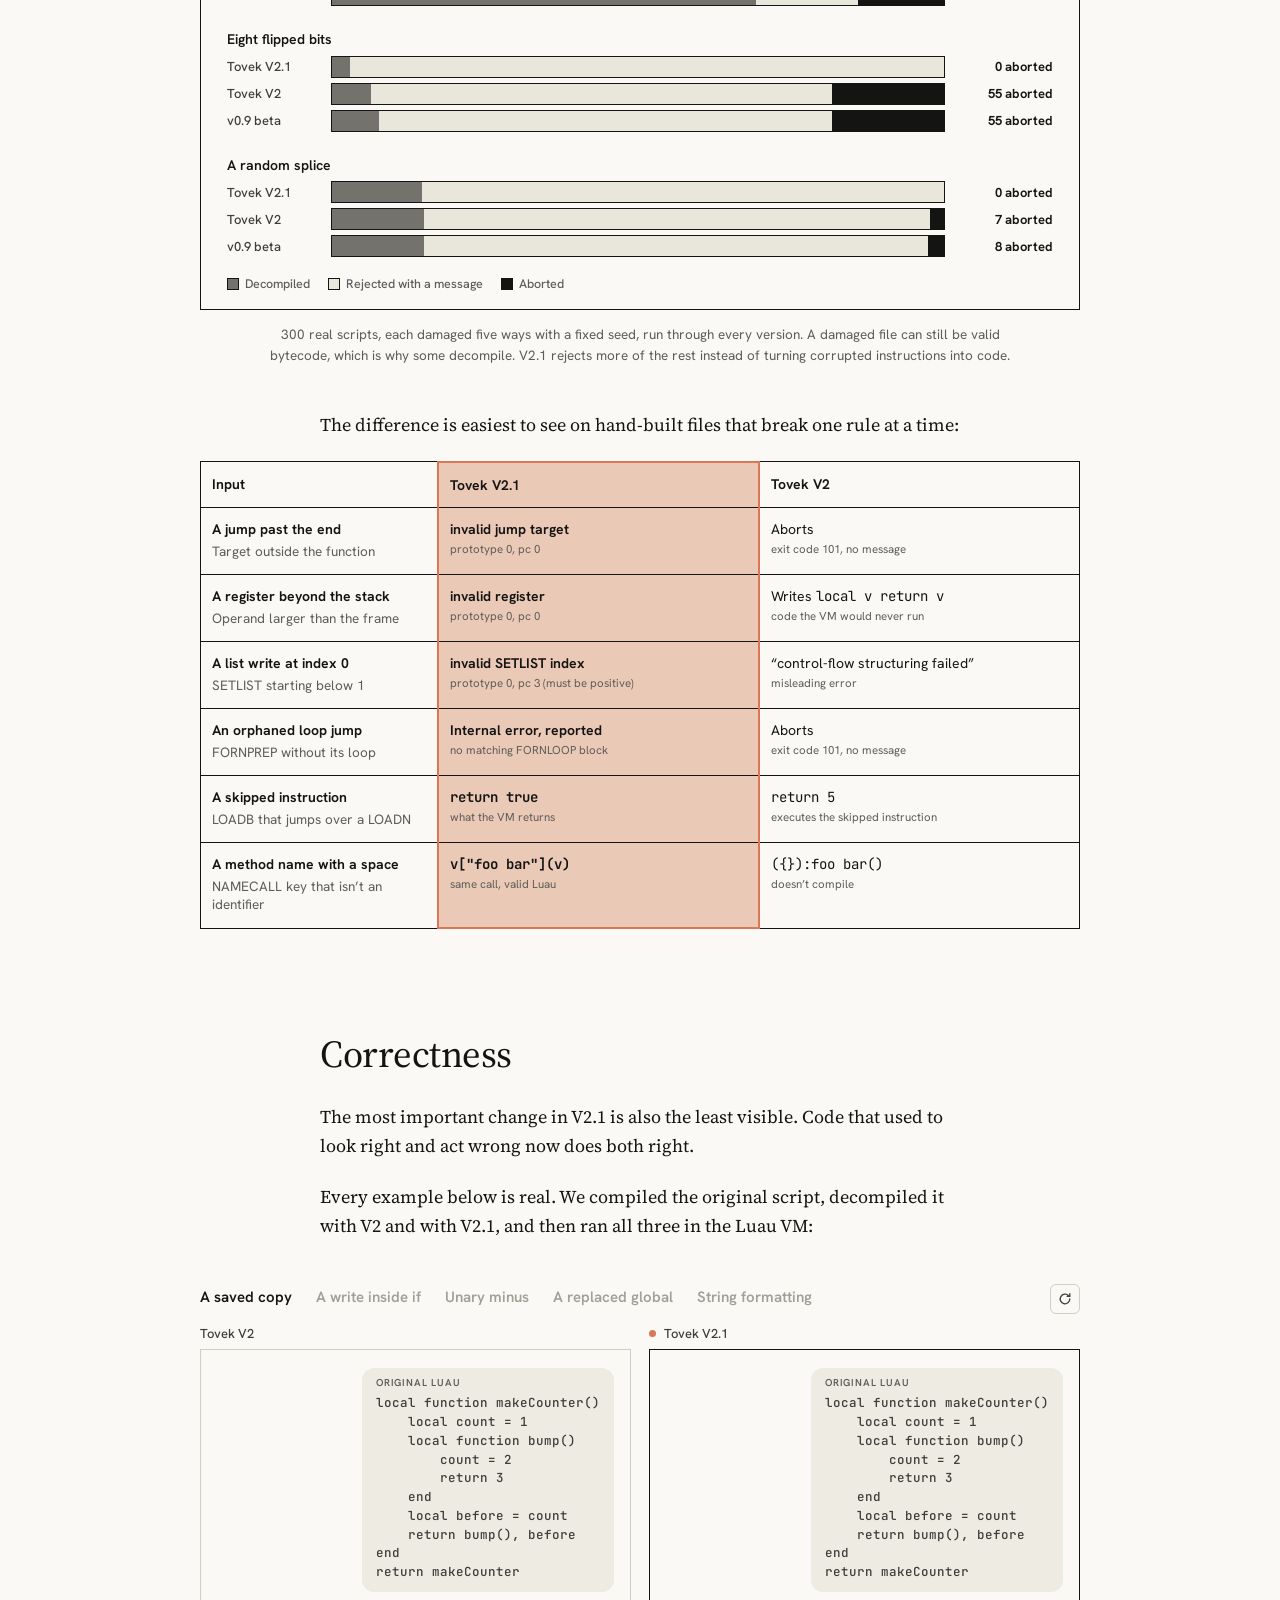
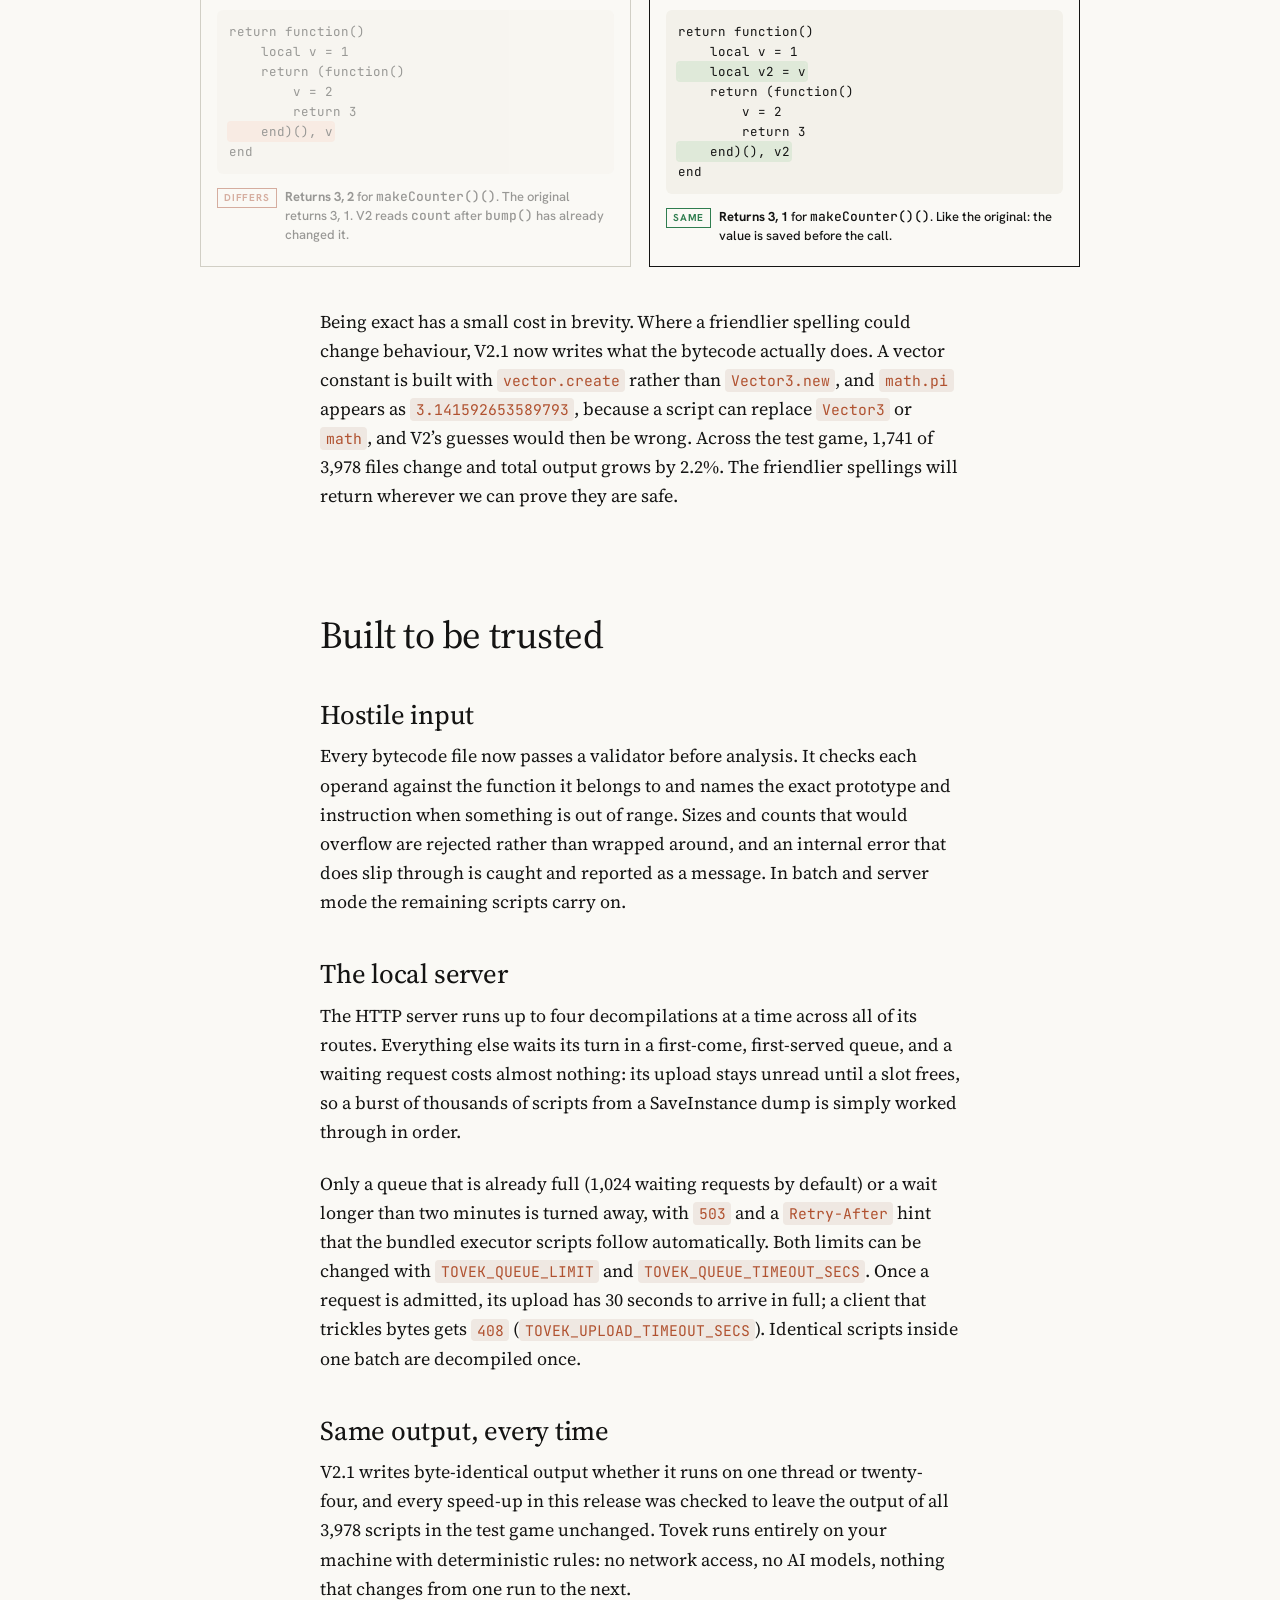
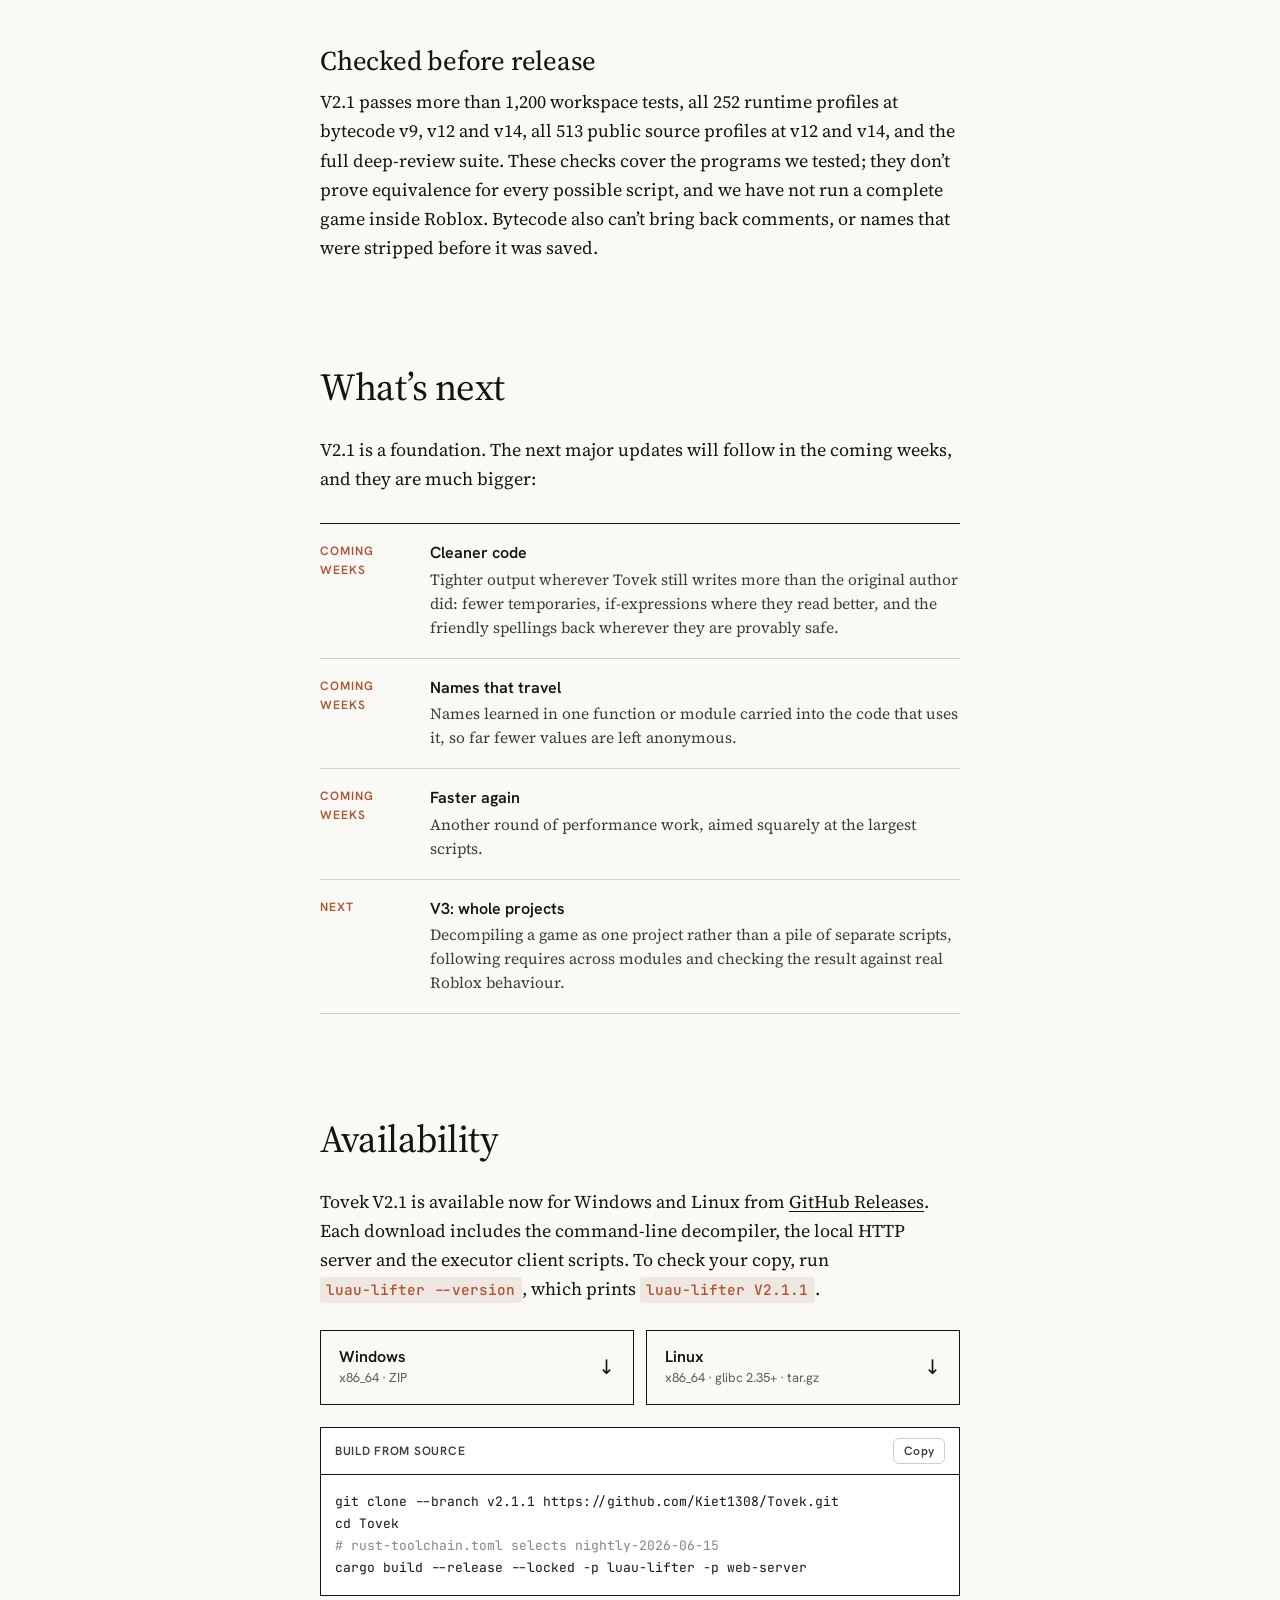
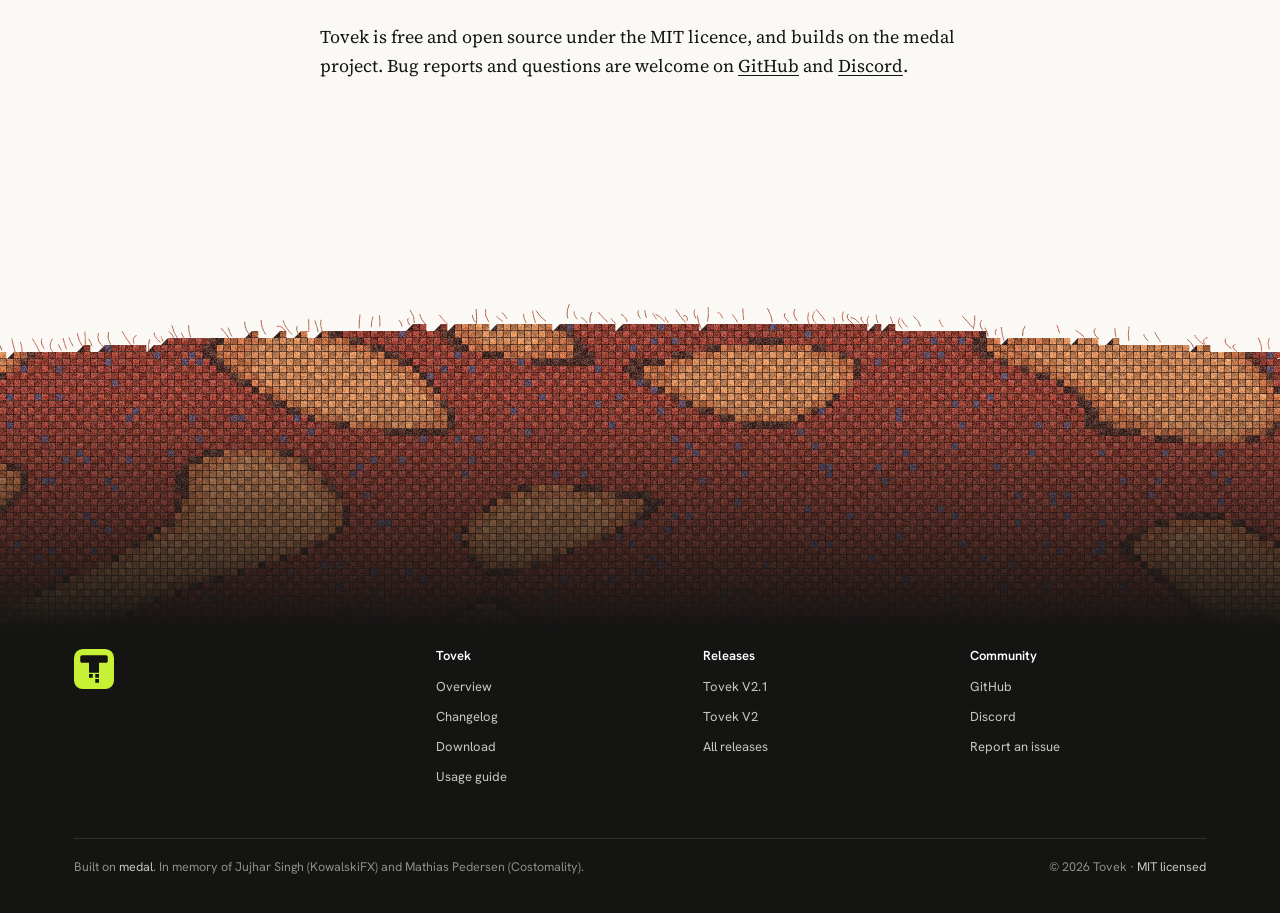
<file: docs/changelog/v2.1/index.html>
<!doctype html>
<html lang="en">
<head>
  <meta charset="utf-8">
  <meta name="viewport" content="width=device-width,initial-scale=1">
  <title>Tovek V2.1</title>
  <meta name="description" content="Tovek V2.1 decompiles a full Roblox game up to twice as fast as V2, reads Luau bytecode v14 and fixes every case we found where decompiled code could behave differently from the original.">
  <meta name="theme-color" content="#0e0d0c">
  <meta property="og:title" content="Tovek V2.1">
  <meta property="og:description" content="Up to twice as fast as V2, ready for Luau bytecode v14, and exact where V2 guessed.">
  <meta property="og:type" content="article">
  <meta property="og:url" content="https://kiet1308.github.io/Tovek/changelog/v2.1/">
  <link rel="icon" href="../../assets/favicon.svg?v=2" type="image/svg+xml">
  <link rel="preconnect" href="https://fonts.googleapis.com">
  <link rel="preconnect" href="https://fonts.gstatic.com" crossorigin>
  <link rel="stylesheet" href="https://fonts.googleapis.com/css2?family=Hanken+Grotesk:wght@400..700&family=JetBrains+Mono:wght@400;500&family=Source+Serif+4:ital,opsz,wght@0,8..60,400..700;1,8..60,400..600&display=swap">
  <link rel="stylesheet" href="v21.css?v=3">
  <script>document.documentElement.classList.add('js')</script>
  <script src="v21.js?v=1" defer></script>
</head>
<body>
<a class="skip" href="#introduction">Skip to article</a>

<header class="nav">
  <a class="wordmark" href="../../index.html" aria-label="Tovek home"><svg viewBox="0 0 32 32" aria-hidden="true"><rect width="32" height="32" rx="7" fill="#c6f135"/><path fill="#141513" d="M6.5 5h19A1.5 1.5 0 0 1 27 6.5v3A1.5 1.5 0 0 1 25.5 11H20v8h-8v-8H6.5A1.5 1.5 0 0 1 5 9.5v-3A1.5 1.5 0 0 1 6.5 5zM12 20h3v3h-3zM17 20h3v3h-3zM17 24h3v3h-3z"/></svg>Tovek</a>
  <nav class="nav-links" aria-label="Main">
    <a href="../../index.html">Overview</a>
    <a href="../../changelog.html" aria-current="true">Changelog</a>
    <a class="opt" href="https://github.com/Kiet1308/Tovek">GitHub</a>
    <a class="opt" href="https://discord.gg/phY6VUDSF7">Discord</a>
    <a class="nav-cta" href="#availability">Download V2.1 <svg viewBox="0 0 12 12" aria-hidden="true"><path d="M6 1v8M2.5 5.5 6 9l3.5-3.5M1.5 11h9" fill="none" stroke="currentColor" stroke-width="1.4"/></svg></a>
  </nav>
</header>

<main>
  <section class="hero" aria-labelledby="hero-title">
    <div class="hero-stage">
      <canvas class="hero-art" aria-hidden="true"></canvas>
      <div class="hero-copy">
        <p class="hero-date"><time datetime="2026-09-28">September 28, 2026</time></p>
        <h1 id="hero-title">Tovek V2.1</h1>
        <ol class="toc" aria-label="Contents">
          <li><a href="#introduction"><span class="n">(1)</span><span class="t">Introduction</span></a></li>
          <li><a href="#performance"><span class="n">(2)</span><span class="t">Performance and speed</span></a></li>
          <li><a href="#reliability"><span class="n">(3)</span><span class="t">Reliability</span></a></li>
          <li><a href="#availability"><span class="n">(4)</span><span class="t">Availability</span></a></li>
        </ol>
      </div>
    </div>
  </section>

  <article class="article">
    <div class="read" id="introduction">
      <p class="lede">We’re introducing Tovek V2.1, the first update to the V2 generation. It decompiles a full Roblox game 1.7× to 2.1× faster than V2, reads Luau bytecode v14, and fixes every case we found where decompiled code could behave differently from the original script.</p>
      <p>Since V2 shipped, the decompiler has been through three independent code reviews and a week of focused performance work. The reviews looked for one thing above all: places where the code Tovek writes runs differently from the code that was compiled. Everything they found is fixed in V2.1, and every case is now a permanent test that each future release has to pass.</p>
      <p>Here are some of the improvements you can expect from V2.1:</p>
      <p><b>Speed.</b> V2.1 decompiles our 3,978-script test game in 11.5 seconds on a single thread, down from 20.1 seconds with V2. With every core busy it finishes in under a second. It’s faster at every thread count we tried, and it uses less memory while doing it: peak memory at 16 threads fell from 122 MB to 103 MB. Scripts sent through the local server come back 1.5× faster overall, and large ones up to 2.5× faster.</p>
      <p><b>Correctness.</b> V2 could occasionally write code that looked right but didn’t act right: a saved copy of a variable read after a call had already changed it, a write inside an <code>if</code> applied unconditionally, a replaced <code>Vector3</code> global quietly bypassed. V2.1 fixes all of them. On our deep-review suite of 199 behaviour checks, V2 passes 80; V2.1 passes all 199.</p>
      <p><b>Newest bytecode.</b> Luau bytecode v14 now decompiles directly, and its new fast path for <code>pcall</code> and <code>xpcall</code> comes back as the plain call you wrote. V2 couldn’t read these files at all.</p>
      <p><b>Reliability.</b> Damaged, truncated or deliberately malformed bytecode is now checked before any analysis starts. In our tests V2 aborted on 6.9% of damaged files, often without a word; V2.1 never did. It tells you what is wrong and where, like <code>prototype 0, pc 0: invalid jump target</code>, and one bad script no longer takes a whole batch down with it.</p>
      <p><b>A steadier local server.</b> The HTTP server now lines requests up in a fair queue instead of reading every upload at once, starts each job as soon as a slot is free, and puts a firm deadline on slow uploads.</p>
      <p>The next major updates to Tovek will follow in the coming weeks, with much larger improvements to readability, naming and speed.</p>
    </div>

    <h2 class="post-heading" id="performance">Performance and efficiency</h2>
    <div class="read">
      <p>On our benchmarks, Tovek V2.1 is the fastest Tovek yet, and it matches or improves on V2 in every correctness suite we run. Where a version can’t read a bytecode format at all, the table says so instead of counting it as a zero.</p>
    </div>

    <figure class="bench" data-in>
      <div class="table-wrap" tabindex="0" role="region" aria-label="Benchmark results">
        <table class="grid">
          <thead>
            <tr><th scope="col"><span class="sr-only">Benchmark</span></th><th scope="col" class="hl">Tovek V2.1</th><th scope="col">Tovek V2</th><th scope="col">Tovek v0.9 beta</th><th scope="col">lua.expert<sup>1</sup></th></tr>
          </thead>
          <tbody>
            <tr><th scope="row">Speed<span>Full game, one thread</span></th><td class="hl"><b>11.5 s</b></td><td>20.1 s</td><td>14.0 s</td><td class="na">—</td></tr>
            <tr><th scope="row">Speed<span>Full game, 16 threads</span></th><td class="hl"><b>1.13 s</b></td><td>1.94 s</td><td>1.59 s</td><td class="na">—</td></tr>
            <tr><th scope="row">Speed<span>Local server, median script<sup>5</sup></span></th><td class="hl"><b>2.5 ms</b></td><td>3.3 ms</td><td class="na">—</td><td class="na">—</td></tr>
            <tr><th scope="row">Memory<span>Peak, full game at 16 threads</span></th><td class="hl"><b>103 MB</b></td><td>122 MB</td><td>107 MB</td><td class="na">—</td></tr>
            <tr><th scope="row">Behaviour<span>Deep-review suite<sup>2</sup></span></th><td class="hl"><b>199 / 199</b></td><td>80 / 199</td><td>87 / 199</td><td class="na">—</td></tr>
            <tr><th scope="row">Behaviour<span>Regression programs, v9<sup>1</sup></span></th><td class="hl"><b>369 / 369</b></td><td>369 / 369</td><td>261 / 369</td><td>232 / 369</td></tr>
            <tr><th scope="row">Behaviour<span>Freshly generated programs, v9<sup>1</sup></span></th><td class="hl"><b>192 / 192</b></td><td>192 / 192</td><td>192 / 192</td><td>160 / 192</td></tr>
            <tr><th scope="row">Roblox bytecode v12<span>Regression programs<sup>1</sup></span></th><td class="hl"><b>369 / 369</b></td><td>369 / 369</td><td class="na">Can’t read<small>format unsupported</small></td><td class="na">Can’t read<small>format unsupported</small></td></tr>
            <tr><th scope="row">Luau bytecode v14<span>Runtime profiles<sup>3</sup></span></th><td class="hl"><b>252 / 252</b></td><td class="na">Can’t read<small>format unsupported</small></td><td class="na">Can’t read<small>format unsupported</small></td><td class="na">—</td></tr>
            <tr><th scope="row">Recompiles<span>Public source files, v14</span></th><td class="hl"><b>513 / 513</b></td><td class="na">Can’t read<small>format unsupported</small></td><td class="na">Can’t read<small>format unsupported</small></td><td class="na">—</td></tr>
            <tr><th scope="row">Robustness<span>Damaged files, aborted<sup>4</sup></span></th><td class="hl"><b>0</b><small>of 1,500</small></td><td>104<small>of 1,500</small></td><td>105<small>of 1,500</small></td><td class="na">—</td></tr>
            <tr><th scope="row">Source structure<span>Public files, similarity to original<sup>6</sup></span></th><td class="hl"><b>0.861</b></td><td class="alt"><b>0.866</b></td><td>0.827</td><td>0.812</td></tr>
            <tr><th scope="row">Source structure<span>Generated programs, similarity<sup>6</sup></span></th><td class="hl"><b>0.597</b></td><td>0.597</td><td>0.604</td><td class="alt"><b>0.746</b></td></tr>
          </tbody>
        </table>
      </div>
      <figcaption class="footnotes">
        <p>All timings use the official release builds with default options on a Windows laptop with an Intel Core Ultra 9 275HX (24 threads), and no artifact cache. Each is the median of repeated runs that alternate between versions, so background load affects every version equally. The test game is 3,978 scripts saved from a live Roblox experience; its source is private.</p>
        <p><sup>1</sup><b>lua.expert:</b> outputs were collected from its public API on September 19, 2026, for the same frozen set of Tovek regression fixtures, freshly generated programs and public source files, then recompiled, run and scored by the same pinned Luau compiler and VM as every Tovek version. lua.expert rejects bytecode v12 (“Bytecode version (12) unhandled”). Timings are not comparable with a hosted API and are not shown.</p>
        <p><sup>2</sup><b>Deep-review suite:</b> behaviour checks written during this release’s three code reviews. Each script is compiled at several optimisation and debug levels; the decompiled output is recompiled and run beside the original in an isolated Luau VM. Most of the suite covers bugs found in V2, so V2’s score is expected to be low.</p>
        <p><sup>3</sup><b>Runtime profiles:</b> 252 fixture profiles that run decompiled output against the original and compare every observable result. v0.9 beta cannot read v12 or v14, and V2 cannot read v14.</p>
        <p><sup>4</sup><b>Damaged files:</b> 1,500 seeded copies of real scripts with truncation, flipped bits or random splices. “Aborted” means the process died from an uncaught error instead of reporting one.</p>
        <p><sup>5</sup><b>Local server:</b> one request at a time to <code>/decompile/raw</code> on the same machine, for a 311-script sample of the game spread across all sizes. Each script’s time is the best of five runs, which filters out scheduling noise from the operating system’s timer; the table shows the median script.</p>
        <p><sup>6</sup><b>Source structure:</b> how closely the decompiled syntax tree matches the original source, where 1.0 is an identical shape, averaged over the measured profiles. It rewards familiar spelling rather than correct behaviour, and it doesn’t score names.</p>
      </figcaption>
    </figure>

    <div class="read">
      <p style="margin-top:34px">The one measure where V2.1 gives a little ground is source structure: its output follows the original’s shape very slightly less closely than V2’s (0.861 against 0.866). That is the price of the exactness fixes described under Correctness below, and it is one of the first things the next updates will win back.</p>
      <p>Where V2.1’s advantage is clearest is speed. It removes a great deal of repeated work across the pipeline, from reading bytecode to naming variables, which adds up to a game decompiled in a little over half the time.</p>
    </div>
    <p class="label-line">Resource use</p>
    <div class="read" data-in>
      <table class="grid cost">
        <thead><tr><th scope="col">Full game, 3,978 scripts</th><th scope="col" class="hl">Tovek V2.1</th><th scope="col">Tovek V2</th></tr></thead>
        <tbody>
          <tr><th scope="row">One thread</th><td class="hl"><b>11.5 s</b></td><td>20.1 s</td></tr>
          <tr><th scope="row">24 threads</th><td class="hl"><b>0.94 s</b></td><td>1.59 s</td></tr>
          <tr><th scope="row">Peak memory, 16 threads</th><td class="hl"><b>103 MB</b></td><td>122 MB</td></tr>
          <tr><th scope="row">Scripts per second, 24 threads</th><td class="hl"><b>4,248</b></td><td>2,503</td></tr>
        </tbody>
      </table>
    </div>
    <div class="read">
      <p style="margin-top:24px">The command-line decompiler, the local HTTP server and the executor client scripts all ship in the same download, as before.</p>
    </div>

    <h2 class="post-heading" id="speed">Speed</h2>
    <div class="read">
      <p>Most people meet a decompiler in one of two ways: a whole game at once, from a SaveInstance dump, or one script at a time through the local server. V2.1 is faster at both.</p>
      <p>For a whole game, V2.1 gets more out of every thread. On one thread it decompiles 346 scripts per second, against 198 for V2, which means V2.1 on one thread is faster than V2 on two. With 24 threads it passes 4,000 scripts per second, so the entire test game takes less than a second.</p>
      <p>For single scripts, the gains are largest exactly where waiting hurts. Through the local server, a typical script comes back in 2.5 milliseconds instead of 3.3, and the largest script in the game, an 83 KB lightning-effects module, returns in 76 milliseconds instead of 113. A 40 KB network buffer encoder is 2.5× faster.</p>
    </div>

    <figure class="chart-fig" data-charts data-in>
      <div class="tabbar" role="tablist" aria-label="Speed charts">
        <button type="button" role="tab" aria-selected="true">Full game</button>
        <button type="button" role="tab" aria-selected="false" tabindex="-1">Single script</button>
        <button type="button" role="tab" aria-selected="false" tabindex="-1">Memory</button>
      </div>
      <div class="chart-panel" data-chart="throughput" role="tabpanel">
        <div class="chart-frame">
          <div class="chart-head"><h3 class="chart-title">Full-game decompilation</h3><span class="chart-kind">Throughput vs threads</span></div>
          <ul class="legend"><li><i style="--dot:var(--c-v21)"></i>Tovek V2.1</li><li><i style="--dot:var(--c-v2)"></i>Tovek V2</li><li><i style="--dot:var(--c-v09)"></i>Tovek v0.9 beta</li></ul>
          <svg class="chart-svg" role="img" aria-label="Scripts per second at 1 to 24 threads. Tovek V2.1 is faster than V2 and v0.9 beta at every thread count."></svg>
        </div>
        <p class="chart-cap">Scripts decompiled per second for the full 3,978-script game at each thread count. V2.1 is 1.7× to 2.1× faster than V2 at every point, and on one thread it beats V2 running on two.</p>
      </div>
      <div class="chart-panel" data-chart="server" role="tabpanel" hidden>
        <div class="chart-frame">
          <div class="chart-head"><h3 class="chart-title">One script through the local server</h3><span class="chart-kind">Latency vs size</span></div>
          <ul class="legend"><li><i style="--dot:var(--c-v21)"></i>Tovek V2.1</li><li><i style="--dot:var(--c-v2)"></i>Tovek V2</li></ul>
          <svg class="chart-svg" role="img" aria-label="Round-trip time for one script by bytecode size. Tovek V2.1 is faster than V2 for every size group."></svg>
        </div>
        <p class="chart-cap">Round trip for one script through the local HTTP server, by bytecode size, for a 311-script sample of the game. Each point is the median of its size group, using each script’s best of five runs; lower is better. The bigger the script, the bigger V2.1’s lead.</p>
      </div>
      <div class="chart-panel" data-chart="memory" role="tabpanel" hidden>
        <div class="chart-frame">
          <div class="chart-head"><h3 class="chart-title">Peak memory, full game</h3><span class="chart-kind">Memory vs threads</span></div>
          <ul class="legend"><li><i style="--dot:var(--c-v21)"></i>Tovek V2.1</li><li><i style="--dot:var(--c-v2)"></i>Tovek V2</li></ul>
          <svg class="chart-svg" role="img" aria-label="Peak memory while decompiling the full game at 1 to 24 threads. Tovek V2.1 uses less memory than V2 at every thread count."></svg>
        </div>
        <p class="chart-cap">Peak working set while decompiling the full game. V2.1 uses less memory than V2 at every thread count, and 20% less at 24 threads.</p>
      </div>
    </figure>

    <div class="read"><p style="margin-top:44px">Here is what that looks like on individual workloads:</p></div>
    <div class="cards" data-cards data-in>
      <div class="tabbar" role="tablist" aria-label="Measured results">
        <button type="button" role="tab">Full game</button>
        <button type="button" role="tab">Largest script</button>
        <button type="button" role="tab">Memory</button>
        <button type="button" role="tab">Bytecode v14</button>
        <button type="button" role="tab">Invalid input</button>
      </div>
      <div class="card-track">
        <div class="card" role="tabpanel">
          <div class="card-quote"><span class="k">Result</span><p>“A 3,978-script Roblox game now decompiles in 11.5 seconds on one thread, down from 20.1 with V2, and in 0.94 seconds across 24 threads. Every script produces exactly the same output at both settings.”</p></div>
          <div class="card-meta"><div><span class="k">Workload</span><b>SaveInstance dump, folder mode</b></div><div><span class="k">Change</span><b>1.75× faster on one thread</b></div></div>
        </div>
        <div class="card" role="tabpanel" hidden>
          <div class="card-quote"><span class="k">Result</span><p>“The biggest script in the game, an 83 KB lightning-effects module, comes back from the local server in 76 ms instead of 113 ms. A 40 KB network buffer encoder drops from 158 ms to 64 ms.”</p></div>
          <div class="card-meta"><div><span class="k">Workload</span><b>Local HTTP server, one request</b></div><div><span class="k">Change</span><b>1.5× faster</b></div></div>
        </div>
        <div class="card" role="tabpanel" hidden>
          <div class="card-quote"><span class="k">Result</span><p>“Decompiling the whole game on 24 threads peaks at 125 MB of memory, down from 155 MB. At every thread count we measured, V2.1 needs less memory than V2.”</p></div>
          <div class="card-meta"><div><span class="k">Workload</span><b>Full game, peak working set</b></div><div><span class="k">Change</span><b>20% less memory</b></div></div>
        </div>
        <div class="card" role="tabpanel" hidden>
          <div class="card-quote"><span class="k">Result</span><p>“<code>pcall(require, script.Parent.Config)</code> compiled for bytecode v14: V2 stopped with a parse failure on the first function. V2.1 returns the call exactly as written, with <code>success</code> and <code>config</code> named from how they are used.”</p></div>
          <div class="card-meta"><div><span class="k">Workload</span><b>Luau bytecode v14</b></div><div><span class="k">Change</span><b>Unreadable → decompiled</b></div></div>
        </div>
        <div class="card" role="tabpanel" hidden>
          <div class="card-quote"><span class="k">Result</span><p>“A jump that points past the end of its function used to make V2 exit with code 101 and no message. V2.1 answers with <code>prototype 0, pc 0: invalid jump target</code> and moves on to the next script.”</p></div>
          <div class="card-meta"><div><span class="k">Workload</span><b>Malformed bytecode</b></div><div><span class="k">Change</span><b>Silent abort → clear error</b></div></div>
        </div>
        <div class="card card-ghost" aria-hidden="true"></div>
      </div>
      <div class="card-nav"><button type="button" data-prev aria-label="Previous result">←</button><button type="button" data-next aria-label="Next result">→</button></div>
    </div>

    <h2 class="post-heading" id="bytecode-v14">Ready for bytecode v14</h2>
    <div class="read">
      <p>Luau keeps evolving, and the bytecode format moves with it. Version 14 adds a fast path for protected calls: the compiler now evaluates the arguments first and fetches <code>pcall</code> or <code>xpcall</code> last. V2 couldn’t read these files at all.</p>
      <p>V2.1 reads v14 directly and puts every protected call back the way it was written. Read naïvely, the new instruction order would turn each <code>pcall(require, module)</code> into a stray <code>local require2 = require</code>; V2.1 recognises the pattern and leaves the call alone. Across our 513 public source profiles, the v14 output matches the v12 output in 512 and is cleaner in the last one.</p>
    </div>
    <div class="matrix" data-in>
      <table>
        <caption class="sr-only">Bytecode versions each release can read</caption>
        <thead><tr><th scope="col">Reads bytecode</th><th scope="col">v9</th><th scope="col">v10</th><th scope="col">v11</th><th scope="col">v12</th><th scope="col">v13</th><th scope="col">v14</th></tr></thead>
        <tbody>
          <tr class="now"><td>Tovek V2.1</td><td class="y">✓</td><td class="y">✓</td><td class="y">✓</td><td class="y">✓</td><td class="y">✓</td><td class="y">✓</td></tr>
          <tr><td>Tovek V2</td><td>✓</td><td>✓</td><td>✓</td><td>✓</td><td>✓</td><td class="n">—</td></tr>
          <tr><td>Tovek v0.9 beta</td><td>✓</td><td>✓</td><td>✓</td><td class="n">—</td><td class="n">—</td><td class="n">—</td></tr>
        </tbody>
      </table>
    </div>
    <p class="note">Versions after v14 are rejected with a clear message until they are supported.</p>

    <h2 class="post-heading" id="reliability">Reliability</h2>
    <div class="read">
      <p>A decompiler reads files from all kinds of places: executor dumps, old exports, files cut short on the way to disk. V2.1 now checks every instruction before any analysis starts. Jump targets, registers, constants, upvalues and table indices all have to make sense, and so do the sizes and counts that describe them.</p>
      <p>When they don’t, you get a precise message instead of a silent exit, or worse, plausible-looking code built from nonsense. We fed all three versions the same 1,500 damaged copies of real scripts from the test game. V2 and v0.9 beta aborted on 104 and 105 of them; V2.1 aborted on none.</p>
    </div>

    <figure class="chart-fig" data-in>
      <div class="chart-frame">
        <div class="chart-head"><h3 class="chart-title">Damaged bytecode</h3><span class="chart-kind">Outcome by damage type</span></div>
        <div class="bars">
          <div class="bar-group"><h4>All damage types</h4>
            <div class="bar-row"><span class="who">Tovek V2.1</span><span class="bar-track" role="img" aria-label="Tovek V2.1: 233 decompiled, 1267 rejected, 0 internal errors, 0 aborted"><span style="width:15.53%;background:var(--c-v2)" title="decompiled: 233"></span><span style="width:84.47%;background:#e9e6dc" title="rejected: 1267"></span></span><span class="val">0 aborted</span></div>
            <div class="bar-row"><span class="who">Tovek V2</span><span class="bar-track" role="img" aria-label="Tovek V2: 269 decompiled, 1127 rejected, 0 internal errors, 104 aborted"><span style="width:17.93%;background:var(--c-v2)" title="decompiled: 269"></span><span style="width:75.13%;background:#e9e6dc" title="rejected: 1127"></span><span style="width:6.93%;background:var(--slate)" title="crash: 104"></span></span><span class="val">104 aborted</span></div>
            <div class="bar-row"><span class="who">v0.9 beta</span><span class="bar-track" role="img" aria-label="v0.9 beta: 279 decompiled, 1116 rejected, 0 internal errors, 105 aborted"><span style="width:18.60%;background:var(--c-v2)" title="decompiled: 279"></span><span style="width:74.40%;background:#e9e6dc" title="rejected: 1116"></span><span style="width:7.00%;background:var(--slate)" title="crash: 105"></span></span><span class="val">105 aborted</span></div>
          </div>
          <div class="bar-group"><h4>One flipped bit</h4>
            <div class="bar-row"><span class="who">Tovek V2.1</span><span class="bar-track" role="img" aria-label="Tovek V2.1: 177 decompiled, 123 rejected, 0 internal errors, 0 aborted"><span style="width:59.00%;background:var(--c-v2)" title="decompiled: 177"></span><span style="width:41.00%;background:#e9e6dc" title="rejected: 123"></span></span><span class="val">0 aborted</span></div>
            <div class="bar-row"><span class="who">Tovek V2</span><span class="bar-track" role="img" aria-label="Tovek V2: 202 decompiled, 56 rejected, 0 internal errors, 42 aborted"><span style="width:67.33%;background:var(--c-v2)" title="decompiled: 202"></span><span style="width:18.67%;background:#e9e6dc" title="rejected: 56"></span><span style="width:14.00%;background:var(--slate)" title="crash: 42"></span></span><span class="val">42 aborted</span></div>
            <div class="bar-row"><span class="who">v0.9 beta</span><span class="bar-track" role="img" aria-label="v0.9 beta: 208 decompiled, 50 rejected, 0 internal errors, 42 aborted"><span style="width:69.33%;background:var(--c-v2)" title="decompiled: 208"></span><span style="width:16.67%;background:#e9e6dc" title="rejected: 50"></span><span style="width:14.00%;background:var(--slate)" title="crash: 42"></span></span><span class="val">42 aborted</span></div>
          </div>
          <div class="bar-group"><h4>Eight flipped bits</h4>
            <div class="bar-row"><span class="who">Tovek V2.1</span><span class="bar-track" role="img" aria-label="Tovek V2.1: 9 decompiled, 291 rejected, 0 internal errors, 0 aborted"><span style="width:3.00%;background:var(--c-v2)" title="decompiled: 9"></span><span style="width:97.00%;background:#e9e6dc" title="rejected: 291"></span></span><span class="val">0 aborted</span></div>
            <div class="bar-row"><span class="who">Tovek V2</span><span class="bar-track" role="img" aria-label="Tovek V2: 19 decompiled, 226 rejected, 0 internal errors, 55 aborted"><span style="width:6.33%;background:var(--c-v2)" title="decompiled: 19"></span><span style="width:75.33%;background:#e9e6dc" title="rejected: 226"></span><span style="width:18.33%;background:var(--slate)" title="crash: 55"></span></span><span class="val">55 aborted</span></div>
            <div class="bar-row"><span class="who">v0.9 beta</span><span class="bar-track" role="img" aria-label="v0.9 beta: 23 decompiled, 222 rejected, 0 internal errors, 55 aborted"><span style="width:7.67%;background:var(--c-v2)" title="decompiled: 23"></span><span style="width:74.00%;background:#e9e6dc" title="rejected: 222"></span><span style="width:18.33%;background:var(--slate)" title="crash: 55"></span></span><span class="val">55 aborted</span></div>
          </div>
          <div class="bar-group"><h4>A random splice</h4>
            <div class="bar-row"><span class="who">Tovek V2.1</span><span class="bar-track" role="img" aria-label="Tovek V2.1: 44 decompiled, 256 rejected, 0 internal errors, 0 aborted"><span style="width:14.67%;background:var(--c-v2)" title="decompiled: 44"></span><span style="width:85.33%;background:#e9e6dc" title="rejected: 256"></span></span><span class="val">0 aborted</span></div>
            <div class="bar-row"><span class="who">Tovek V2</span><span class="bar-track" role="img" aria-label="Tovek V2: 45 decompiled, 248 rejected, 0 internal errors, 7 aborted"><span style="width:15.00%;background:var(--c-v2)" title="decompiled: 45"></span><span style="width:82.67%;background:#e9e6dc" title="rejected: 248"></span><span style="width:2.33%;background:var(--slate)" title="crash: 7"></span></span><span class="val">7 aborted</span></div>
            <div class="bar-row"><span class="who">v0.9 beta</span><span class="bar-track" role="img" aria-label="v0.9 beta: 45 decompiled, 247 rejected, 0 internal errors, 8 aborted"><span style="width:15.00%;background:var(--c-v2)" title="decompiled: 45"></span><span style="width:82.33%;background:#e9e6dc" title="rejected: 247"></span><span style="width:2.67%;background:var(--slate)" title="crash: 8"></span></span><span class="val">8 aborted</span></div>
          </div>
        </div>
        <div class="bar-key">
          <span><i style="background:var(--c-v2)"></i>Decompiled</span>
          <span><i style="background:#e9e6dc"></i>Rejected with a message</span>
          <span><i style="background:var(--slate)"></i>Aborted</span>
        </div>
      </div>
      <p class="chart-cap">300 real scripts, each damaged five ways with a fixed seed, run through every version. A damaged file can still be valid bytecode, which is why some decompile. V2.1 rejects more of the rest instead of turning corrupted instructions into code.</p>
    </figure>

    <div class="read"><p style="margin-top:44px">The difference is easiest to see on hand-built files that break one rule at a time:</p></div>
    <figure class="bench" data-in style="margin-top:18px">
      <div class="table-wrap" tabindex="0" role="region" aria-label="Malformed bytecode examples">
        <table class="grid">
          <thead><tr><th scope="col">Input</th><th scope="col" class="hl">Tovek V2.1</th><th scope="col">Tovek V2</th></tr></thead>
          <tbody>
            <tr><th scope="row">A jump past the end<span>Target outside the function</span></th><td class="hl"><b>invalid jump target</b><small>prototype 0, pc 0</small></td><td>Aborts<small>exit code 101, no message</small></td></tr>
            <tr><th scope="row">A register beyond the stack<span>Operand larger than the frame</span></th><td class="hl"><b>invalid register</b><small>prototype 0, pc 0</small></td><td>Writes <code>local v return v</code><small>code the VM would never run</small></td></tr>
            <tr><th scope="row">A list write at index 0<span>SETLIST starting below 1</span></th><td class="hl"><b>invalid SETLIST index</b><small>prototype 0, pc 3 (must be positive)</small></td><td>“control-flow structuring failed”<small>misleading error</small></td></tr>
            <tr><th scope="row">An orphaned loop jump<span>FORNPREP without its loop</span></th><td class="hl"><b>Internal error, reported</b><small>no matching FORNLOOP block</small></td><td>Aborts<small>exit code 101, no message</small></td></tr>
            <tr><th scope="row">A skipped instruction<span>LOADB that jumps over a LOADN</span></th><td class="hl"><b><code>return true</code></b><small>what the VM returns</small></td><td><code>return 5</code><small>executes the skipped instruction</small></td></tr>
            <tr><th scope="row">A method name with a space<span>NAMECALL key that isn’t an identifier</span></th><td class="hl"><b><code>v["foo bar"](v)</code></b><small>same call, valid Luau</small></td><td><code>({}):foo bar()</code><small>doesn’t compile</small></td></tr>
          </tbody>
        </table>
      </div>
    </figure>

    <h2 class="post-heading" id="correctness">Correctness</h2>
    <div class="read">
      <p>The most important change in V2.1 is also the least visible. Code that used to look right and act wrong now does both right.</p>
      <p>Every example below is real. We compiled the original script, decompiled it with V2 and with V2.1, and then ran all three in the Luau VM:</p>
    </div>

    <div class="compare" data-compare data-in>
      <div class="compare-top">
        <div class="tabbar" role="tablist" aria-label="Before and after examples">
          <button type="button" role="tab">A saved copy</button>
          <button type="button" role="tab">A write inside if</button>
          <button type="button" role="tab">Unary minus</button>
          <button type="button" role="tab">A replaced global</button>
          <button type="button" role="tab">String formatting</button>
        </div>
        <button class="replay" type="button" aria-label="Replay example"><svg viewBox="0 0 16 16" aria-hidden="true"><path d="M13.5 8a5.5 5.5 0 1 1-1.6-3.9M13.5 2v3h-3" fill="none" stroke="currentColor" stroke-width="1.5" stroke-linecap="round" stroke-linejoin="round"/></svg></button>
      </div>
      <div class="compare-panel" role="tabpanel">
      <div class="compare-cols">
        <div class="compare-col then">
          <h4>Tovek V2</h4>
          <div class="pane">
            <div class="bubble"><b>Original Luau</b>local function makeCounter()
    local count = 1
    local function bump()
        count = 2
        return 3
    end
    local before = count
    return bump(), before
end
return makeCounter</div>
            <pre class="reveal">return function()
    local v = 1
    return (function()
        v = 2
        return 3
<span class="bad">    end)(), v</span>
end</pre>
            <div class="verdict no reveal"><span class="tag">Differs</span><span><b>Returns 3, 2</b> for <code>makeCounter()()</code>. The original returns 3, 1. V2 reads <code>count</code> after <code>bump()</code> has already changed it.</span></div>
          </div>
        </div>
        <div class="compare-col now">
          <h4><i aria-hidden="true"></i>Tovek V2.1</h4>
          <div class="pane">
            <div class="bubble"><b>Original Luau</b>local function makeCounter()
    local count = 1
    local function bump()
        count = 2
        return 3
    end
    local before = count
    return bump(), before
end
return makeCounter</div>
            <pre class="reveal">return function()
    local v = 1
<span class="ok">    local v2 = v</span>
    return (function()
        v = 2
        return 3
<span class="ok">    end)(), v2</span>
end</pre>
            <div class="verdict yes reveal"><span class="tag">Same</span><span><b>Returns 3, 1</b> for <code>makeCounter()()</code>. Like the original: the value is saved before the call.</span></div>
          </div>
        </div>
      </div>
      </div>
      <div class="compare-panel" role="tabpanel" hidden>
      <div class="compare-cols">
        <div class="compare-col then">
          <h4>Tovek V2</h4>
          <div class="pane">
            <div class="bubble"><b>Original Luau</b>return function(amount, reset)
    local total = amount
    local read = function()
        return total
    end
    if reset then
        total = false
        if total then
            return &quot;unreachable&quot;
        end
    end
    return total, read()
end</div>
            <pre class="reveal">return function(p, p2)
    local v = p

    local function fn()
        return v
    end

<span class="bad">    v = p2 and false</span>

    if v then
        return &quot;unreachable&quot;
    else
        return v, fn()
    end
end</pre>
            <div class="verdict no reveal"><span class="tag">Differs</span><span><b>Returns false, false</b> for <code>f(1, false)</code>. The original returns 1, 1. V2 writes to the captured variable even when <code>reset</code> is false.</span></div>
          </div>
        </div>
        <div class="compare-col now">
          <h4><i aria-hidden="true"></i>Tovek V2.1</h4>
          <div class="pane">
            <div class="bubble"><b>Original Luau</b>return function(amount, reset)
    local total = amount
    local read = function()
        return total
    end
    if reset then
        total = false
        if total then
            return &quot;unreachable&quot;
        end
    end
    return total, read()
end</div>
            <pre class="reveal">return function(p, p2)
    local v = p

    local function fn()
        return v
    end

<span class="ok">    if not p2 then</span>
<span class="ok">        return v, fn()</span>
<span class="ok">    end</span>
<span class="ok"></span>
<span class="ok">    v = false</span>
    return v, fn()
end</pre>
            <div class="verdict yes reveal"><span class="tag">Same</span><span><b>Returns 1, 1</b> for <code>f(1, false)</code>. Like the original: the write only happens inside the branch.</span></div>
          </div>
        </div>
      </div>
      </div>
      <div class="compare-panel" role="tabpanel" hidden>
      <div class="compare-cols">
        <div class="compare-col then">
          <h4>Tovek V2</h4>
          <div class="pane">
            <div class="bubble"><b>Original Luau</b>return function(flag)
    if -(flag and 3) then
        return 7
    else
        return 8
    end
end</div>
            <pre class="reveal">return function(p)
<span class="bad">    return -p and 7 or 8</span>
end</pre>
            <div class="verdict no reveal"><span class="tag">Differs</span><span><b>Throws an error</b> for <code>f(true)</code>. Attempt to perform arithmetic (unm) on boolean. The original returns 7.</span></div>
          </div>
        </div>
        <div class="compare-col now">
          <h4><i aria-hidden="true"></i>Tovek V2.1</h4>
          <div class="pane">
            <div class="bubble"><b>Original Luau</b>return function(flag)
    if -(flag and 3) then
        return 7
    else
        return 8
    end
end</div>
            <pre class="reveal">return function(p)
<span class="ok">    return -(p and 3) and 7 or 8</span>
end</pre>
            <div class="verdict yes reveal"><span class="tag">Same</span><span><b>Returns 7</b> for <code>f(true)</code>. Like the original: the minus applies to <code>(p and 3)</code>, not to <code>p</code>.</span></div>
          </div>
        </div>
      </div>
      </div>
      <div class="compare-panel" role="tabpanel" hidden>
      <div class="compare-cols">
        <div class="compare-col then">
          <h4>Tovek V2</h4>
          <div class="pane">
            <div class="bubble"><b>Original Luau</b>Vector3 = { new = function(x, y, z) print(&quot;new&quot;, x, y, z) return 7 end, zero = 99 }
print(Vector3.new(0, 0, 0))</div>
            <pre class="reveal">Vector3 = {
    new = function(p, p2, p3)
        print(&quot;new&quot;, p, p2, p3)
        return 7
    end,
    zero = 99
}
<span class="bad">print(Vector3.zero)</span></pre>
            <div class="verdict no reveal"><span class="tag">Differs</span><span><b>Prints 99</b> for <code>run the script</code>. The script’s own <code>Vector3.new</code> is never called; V2 replaced it with <code>Vector3.zero</code>.</span></div>
          </div>
        </div>
        <div class="compare-col now">
          <h4><i aria-hidden="true"></i>Tovek V2.1</h4>
          <div class="pane">
            <div class="bubble"><b>Original Luau</b>Vector3 = { new = function(x, y, z) print(&quot;new&quot;, x, y, z) return 7 end, zero = 99 }
print(Vector3.new(0, 0, 0))</div>
            <pre class="reveal">Vector3 = {
    new = function(p, p2, p3)
        print(&quot;new&quot;, p, p2, p3)
        return 7
    end,
    zero = 99
}
<span class="ok">print(Vector3.new(0, 0, 0))</span></pre>
            <div class="verdict yes reveal"><span class="tag">Same</span><span><b>Prints new 0 0 0, then 7</b> for <code>run the script</code>. Like the original: the call stays a call.</span></div>
          </div>
        </div>
      </div>
      </div>
      <div class="compare-panel" role="tabpanel" hidden>
      <div class="compare-cols">
        <div class="compare-col then">
          <h4>Tovek V2</h4>
          <div class="pane">
            <div class="bubble"><b>Original Luau</b>local n = 5
print((&quot;x%*y&quot;):format(n):sub(1, 1))</div>
            <pre class="reveal"><span class="bad">print(`x{5}y`:sub(1, 1))</span></pre>
            <div class="verdict no reveal"><span class="tag">Differs</span><span><b>Doesn’t compile</b> for <code>run the script</code>. Luau stops with <code>Expected ')' … got ':'</code>: a method call can’t follow a template string without parentheses.</span></div>
          </div>
        </div>
        <div class="compare-col now">
          <h4><i aria-hidden="true"></i>Tovek V2.1</h4>
          <div class="pane">
            <div class="bubble"><b>Original Luau</b>local n = 5
print((&quot;x%*y&quot;):format(n):sub(1, 1))</div>
            <pre class="reveal"><span class="ok">print((`x{5}y`):sub(1, 1))</span></pre>
            <div class="verdict yes reveal"><span class="tag">Same</span><span><b>Prints x</b> for <code>run the script</code>. Like the original, and it compiles.</span></div>
          </div>
        </div>
      </div>
      </div>
    </div>

    <div class="read">
      <p style="margin-top:40px">Being exact has a small cost in brevity. Where a friendlier spelling could change behaviour, V2.1 now writes what the bytecode actually does. A vector constant is built with <code>vector.create</code> rather than <code>Vector3.new</code>, and <code>math.pi</code> appears as <code>3.141592653589793</code>, because a script can replace <code>Vector3</code> or <code>math</code>, and V2’s guesses would then be wrong. Across the test game, 1,741 of 3,978 files change and total output grows by 2.2%. The friendlier spellings will return wherever we can prove they are safe.</p>
    </div>

    <h2 class="post-heading" id="trust">Built to be trusted</h2>
    <h3 class="post-section">Hostile input</h3>
    <div class="read">
      <p>Every bytecode file now passes a validator before analysis. It checks each operand against the function it belongs to and names the exact prototype and instruction when something is out of range. Sizes and counts that would overflow are rejected rather than wrapped around, and an internal error that does slip through is caught and reported as a message. In batch and server mode the remaining scripts carry on.</p>
    </div>
    <h3 class="post-section">The local server</h3>
    <div class="read">
      <p>The HTTP server runs up to four decompilations at a time across all of its routes. Everything else waits its turn in a first-come, first-served queue, and a waiting request costs almost nothing: its upload stays unread until a slot frees, so a burst of thousands of scripts from a SaveInstance dump is simply worked through in order.</p>
      <p>Only a queue that is already full (1,024 waiting requests by default) or a wait longer than two minutes is turned away, with <code>503</code> and a <code>Retry-After</code> hint that the bundled executor scripts follow automatically. Both limits can be changed with <code>TOVEK_QUEUE_LIMIT</code> and <code>TOVEK_QUEUE_TIMEOUT_SECS</code>. Once a request is admitted, its upload has 30 seconds to arrive in full; a client that trickles bytes gets <code>408</code> (<code>TOVEK_UPLOAD_TIMEOUT_SECS</code>). Identical scripts inside one batch are decompiled once.</p>
    </div>
    <h3 class="post-section">Same output, every time</h3>
    <div class="read">
      <p>V2.1 writes byte-identical output whether it runs on one thread or twenty-four, and every speed-up in this release was checked to leave the output of all 3,978 scripts in the test game unchanged. Tovek runs entirely on your machine with deterministic rules: no network access, no AI models, nothing that changes from one run to the next.</p>
    </div>
    <h3 class="post-section">Checked before release</h3>
    <div class="read">
      <p>V2.1 passes more than 1,200 workspace tests, all 252 runtime profiles at bytecode v9, v12 and v14, all 513 public source profiles at v12 and v14, and the full deep-review suite. These checks cover the programs we tested; they don’t prove equivalence for every possible script, and we have not run a complete game inside Roblox. Bytecode also can’t bring back comments, or names that were stripped before it was saved.</p>
    </div>

    <h2 class="post-heading" id="whats-next">What’s next</h2>
    <div class="read">
      <p>V2.1 is a foundation. The next major updates will follow in the coming weeks, and they are much bigger:</p>
    </div>
    <div class="next" data-in>
      <ol>
        <li><span class="when">Coming weeks</span><div><h4>Cleaner code</h4><p>Tighter output wherever Tovek still writes more than the original author did: fewer temporaries, if-expressions where they read better, and the friendly spellings back wherever they are provably safe.</p></div></li>
        <li><span class="when">Coming weeks</span><div><h4>Names that travel</h4><p>Names learned in one function or module carried into the code that uses it, so far fewer values are left anonymous.</p></div></li>
        <li><span class="when">Coming weeks</span><div><h4>Faster again</h4><p>Another round of performance work, aimed squarely at the largest scripts.</p></div></li>
        <li><span class="when">Next</span><div><h4>V3: whole projects</h4><p>Decompiling a game as one project rather than a pile of separate scripts, following requires across modules and checking the result against real Roblox behaviour.</p></div></li>
      </ol>
    </div>

    <h2 class="post-heading" id="availability">Availability</h2>
    <div class="read">
      <p>Tovek V2.1 is available now for Windows and Linux from <a href="https://github.com/Kiet1308/Tovek/releases/latest">GitHub Releases</a>. Each download includes the command-line decompiler, the local HTTP server and the executor client scripts. To check your copy, run <span class="chip">luau-lifter --version</span>, which prints <span class="chip">luau-lifter V2.1.1</span>.</p>
    </div>
    <div class="downloads" data-in>
      <a class="dl" href="https://github.com/Kiet1308/Tovek/releases/download/v2.1.1/Tovek-V2.1.1-windows-x86_64.zip"><span><strong>Windows</strong><span>x86_64 · ZIP</span></span><span class="arrow" aria-hidden="true">↓</span></a>
      <a class="dl" href="https://github.com/Kiet1308/Tovek/releases/download/v2.1.1/Tovek-V2.1.1-linux-x86_64.tar.gz"><span><strong>Linux</strong><span>x86_64 · glibc 2.35+ · tar.gz</span></span><span class="arrow" aria-hidden="true">↓</span></a>
    </div>
    <div class="shell" data-in>
      <div class="shell-bar"><span>Build from source</span><button type="button" data-copy="build-cmd">Copy</button></div>
<pre id="build-cmd">git clone --branch v2.1.1 https://github.com/Kiet1308/Tovek.git
cd Tovek
<span class="cm"># rust-toolchain.toml selects nightly-2026-06-15</span>
cargo build --release --locked -p luau-lifter -p web-server</pre>
    </div>
    <div class="read">
      <p style="margin-top:26px">Tovek is free and open source under the MIT licence, and builds on the medal project. Bug reports and questions are welcome on <a href="https://github.com/Kiet1308/Tovek/issues">GitHub</a> and <a href="https://discord.gg/phY6VUDSF7">Discord</a>.</p>
    </div>
  </article>

  <div class="weave-wrap" aria-hidden="true"><canvas class="weave"></canvas></div>
</main>

<footer class="footer">
  <div class="footer-grid">
    <div><a class="mark" href="../../index.html" aria-label="Tovek home"><svg viewBox="0 0 32 32" aria-hidden="true"><rect width="32" height="32" rx="7" fill="#c6f135"/><path fill="#141513" d="M6.5 5h19A1.5 1.5 0 0 1 27 6.5v3A1.5 1.5 0 0 1 25.5 11H20v8h-8v-8H6.5A1.5 1.5 0 0 1 5 9.5v-3A1.5 1.5 0 0 1 6.5 5zM12 20h3v3h-3zM17 20h3v3h-3zM17 24h3v3h-3z"/></svg></a></div>
    <div><h3>Tovek</h3><ul><li><a href="../../index.html">Overview</a></li><li><a href="../../changelog.html">Changelog</a></li><li><a href="https://github.com/Kiet1308/Tovek/releases/latest">Download</a></li><li><a href="https://github.com/Kiet1308/Tovek/blob/main/README.md#usage">Usage guide</a></li></ul></div>
    <div><h3>Releases</h3><ul><li><a href="./">Tovek V2.1</a></li><li><a href="../v2/">Tovek V2</a></li><li><a href="https://github.com/Kiet1308/Tovek/releases">All releases</a></li></ul></div>
    <div><h3>Community</h3><ul><li><a href="https://github.com/Kiet1308/Tovek">GitHub</a></li><li><a href="https://discord.gg/phY6VUDSF7">Discord</a></li><li><a href="https://github.com/Kiet1308/Tovek/issues">Report an issue</a></li></ul></div>
  </div>
  <div class="footer-bottom">
    <span>Built on <a href="https://github.com/Stefanuk12/medal-decompiler">medal</a>. In memory of Jujhar Singh (KowalskiFX) and Mathias Pedersen (Costomality).</span>
    <span>© 2026 Tovek · <a href="https://github.com/Kiet1308/Tovek/blob/main/LICENSE.txt">MIT licensed</a></span>
  </div>
</footer>

<span id="live" class="sr-only" role="status" aria-live="polite"></span>
<script type="application/json" id="v21-data">{"charts":{"throughput":{"x":{"scale":"log","min":0.85,"max":29,"ticks":[1,2,4,8,16,24],"title":"Worker threads (log scale)"},"y":{"scale":"linear","min":0,"max":4500,"ticks":[0,1000,2000,3000,4000],"title":"Scripts per second"},"series":[{"name":"Tovek v0.9 beta","color":"#d1cfc5","labelNarrow":false,"points":[{"x":1,"y":284,"tip":"284 scripts/s at 1 threads"},{"x":2,"y":411,"tip":"411 scripts/s at 2 threads"},{"x":4,"y":951,"tip":"951 scripts/s at 4 threads"},{"x":8,"y":1756,"tip":"1,756 scripts/s at 8 threads"},{"x":16,"y":2507,"tip":"2,507 scripts/s at 16 threads"},{"x":24,"y":3190,"tip":"3,190 scripts/s at 24 threads"}]},{"name":"Tovek V2","color":"#73726c","points":[{"x":1,"y":198,"tip":"198 scripts/s at 1 threads"},{"x":2,"y":290,"tip":"290 scripts/s at 2 threads"},{"x":4,"y":667,"tip":"667 scripts/s at 4 threads"},{"x":8,"y":1355,"tip":"1,355 scripts/s at 8 threads"},{"x":16,"y":2048,"tip":"2,048 scripts/s at 16 threads"},{"x":24,"y":2503,"tip":"2,503 scripts/s at 24 threads"}]},{"name":"Tovek V2.1","color":"#eb6834","points":[{"x":1,"y":346,"label":"1t","tip":"346 scripts/s at 1 threads"},{"x":2,"y":551,"tip":"551 scripts/s at 2 threads"},{"x":4,"y":1383,"label":"4t","tip":"1,383 scripts/s at 4 threads"},{"x":8,"y":2380,"tip":"2,380 scripts/s at 8 threads"},{"x":16,"y":3515,"label":"16t","tip":"3,515 scripts/s at 16 threads"},{"x":24,"y":4248,"label":"24t","tip":"4,248 scripts/s at 24 threads"}]}]},"server":{"x":{"scale":"log","min":0.3,"max":130,"ticks":[0.5,1,2,5,10,20,50,100],"title":"Bytecode size (KB, log scale)"},"y":{"scale":"log","min":1,"max":300,"ticks":[1,2,5,10,20,50,100,200],"title":"Round trip (ms, log scale)"},"series":[{"name":"Tovek V2","color":"#73726c","points":[{"x":0.48,"y":1.74,"tip":"1.7 ms, tiny scripts"},{"x":1.95,"y":3.25,"tip":"3.2 ms, small scripts"},{"x":6.61,"y":8.49,"tip":"8.5 ms, medium scripts"},{"x":33.36,"y":37.45,"tip":"37.5 ms, large scripts"},{"x":81.01,"y":112.54,"tip":"112.5 ms, huge scripts"}]},{"name":"Tovek V2.1","color":"#eb6834","points":[{"x":0.48,"y":1.5,"label":"tiny","tip":"1.5 ms, tiny scripts"},{"x":1.95,"y":2.44,"label":"small","tip":"2.4 ms, small scripts"},{"x":6.61,"y":5.46,"label":"medium","tip":"5.5 ms, medium scripts"},{"x":33.36,"y":19.84,"label":"large","tip":"19.8 ms, large scripts"},{"x":81.01,"y":75.92,"label":"huge","tip":"75.9 ms, huge scripts"}]}]},"memory":{"x":{"scale":"log","min":0.85,"max":29,"ticks":[1,2,4,8,16,24],"title":"Worker threads (log scale)"},"y":{"scale":"linear","min":0,"max":175,"ticks":[0,25,50,75,100,125,150,175],"title":"Peak memory (MB)"},"series":[{"name":"Tovek V2","color":"#73726c","points":[{"x":1,"y":32,"tip":"32 MB at 1 threads"},{"x":2,"y":47,"tip":"47 MB at 2 threads"},{"x":4,"y":56,"tip":"56 MB at 4 threads"},{"x":8,"y":89,"tip":"89 MB at 8 threads"},{"x":16,"y":122,"tip":"122 MB at 16 threads"},{"x":24,"y":155,"tip":"155 MB at 24 threads"}]},{"name":"Tovek V2.1","color":"#eb6834","points":[{"x":1,"y":31,"label":"31 MB","dy":24,"tip":"31 MB at 1 threads"},{"x":2,"y":37,"dy":24,"tip":"37 MB at 2 threads"},{"x":4,"y":52,"dy":24,"tip":"52 MB at 4 threads"},{"x":8,"y":69,"label":"69 MB","dy":24,"tip":"69 MB at 8 threads"},{"x":16,"y":103,"dy":24,"tip":"103 MB at 16 threads"},{"x":24,"y":125,"label":"125 MB","dy":24,"tip":"125 MB at 24 threads"}]}]}}}</script>
</body>
</html>
</file>
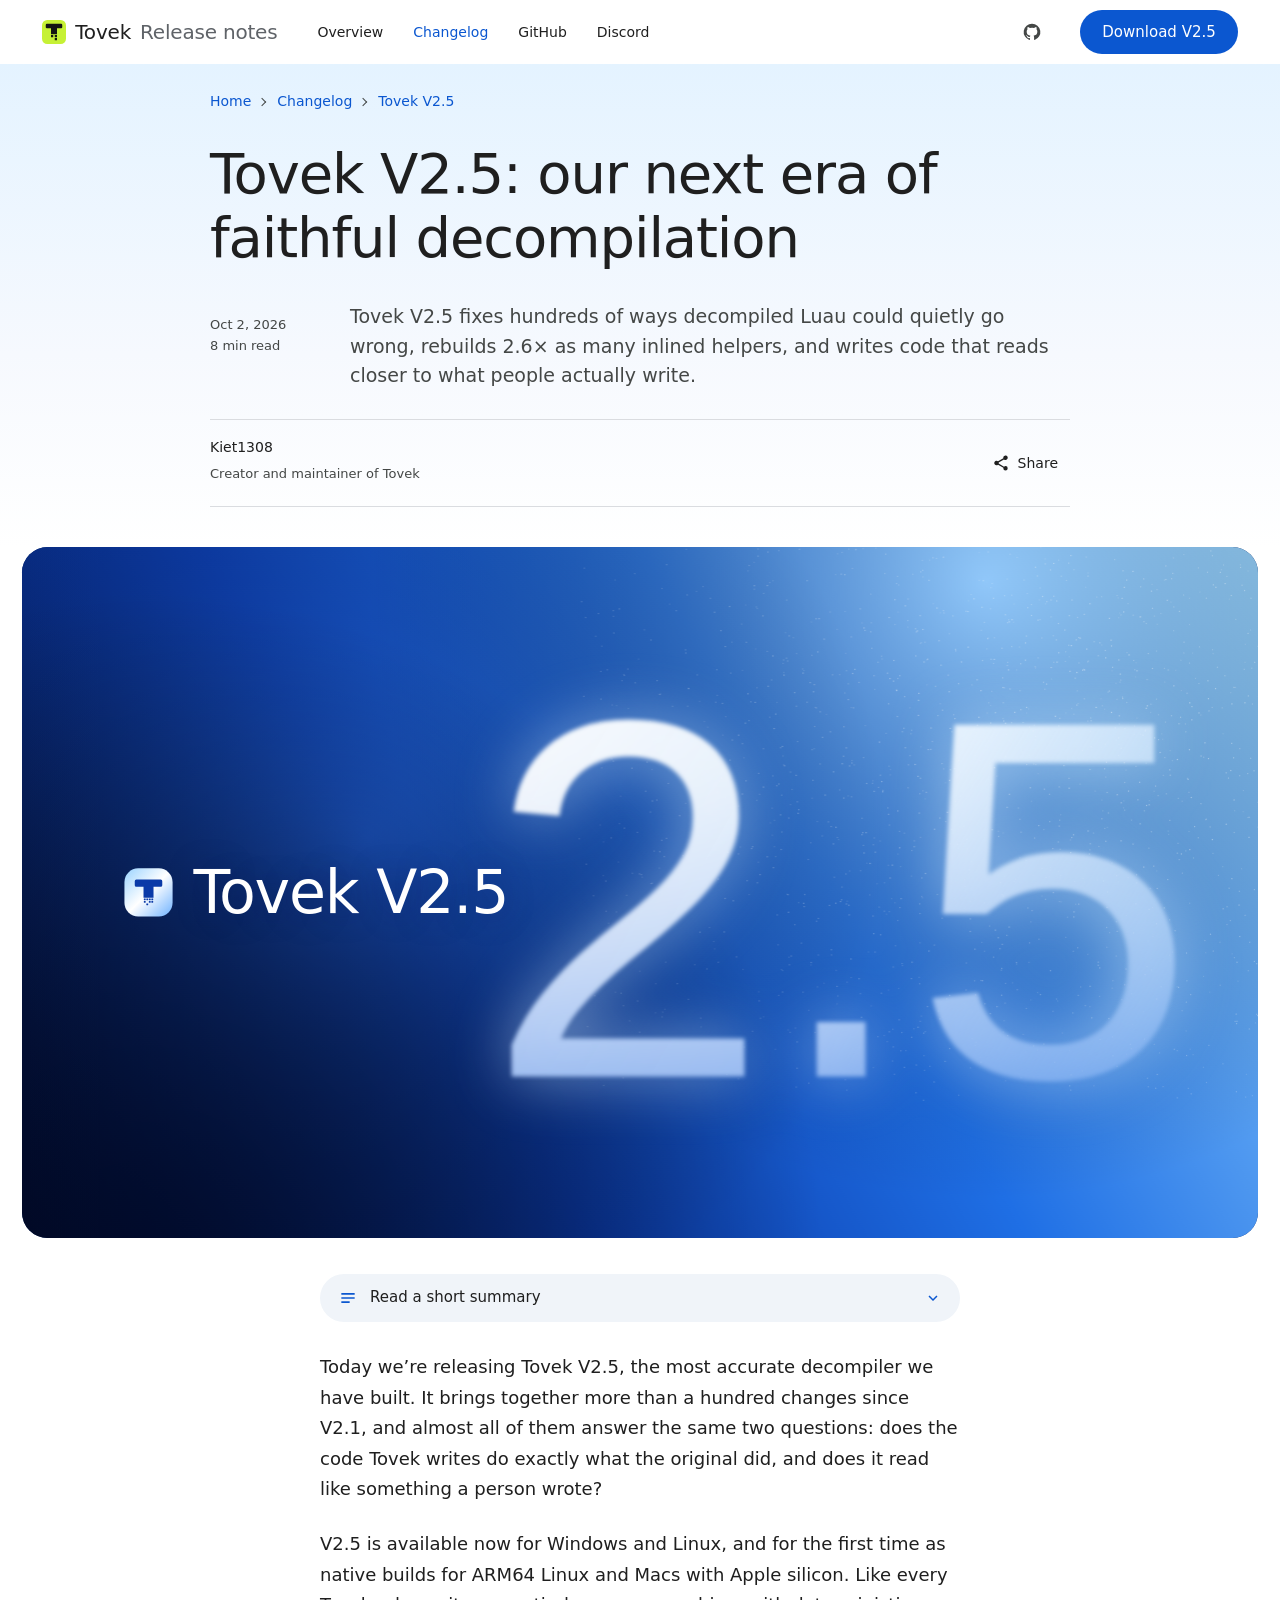
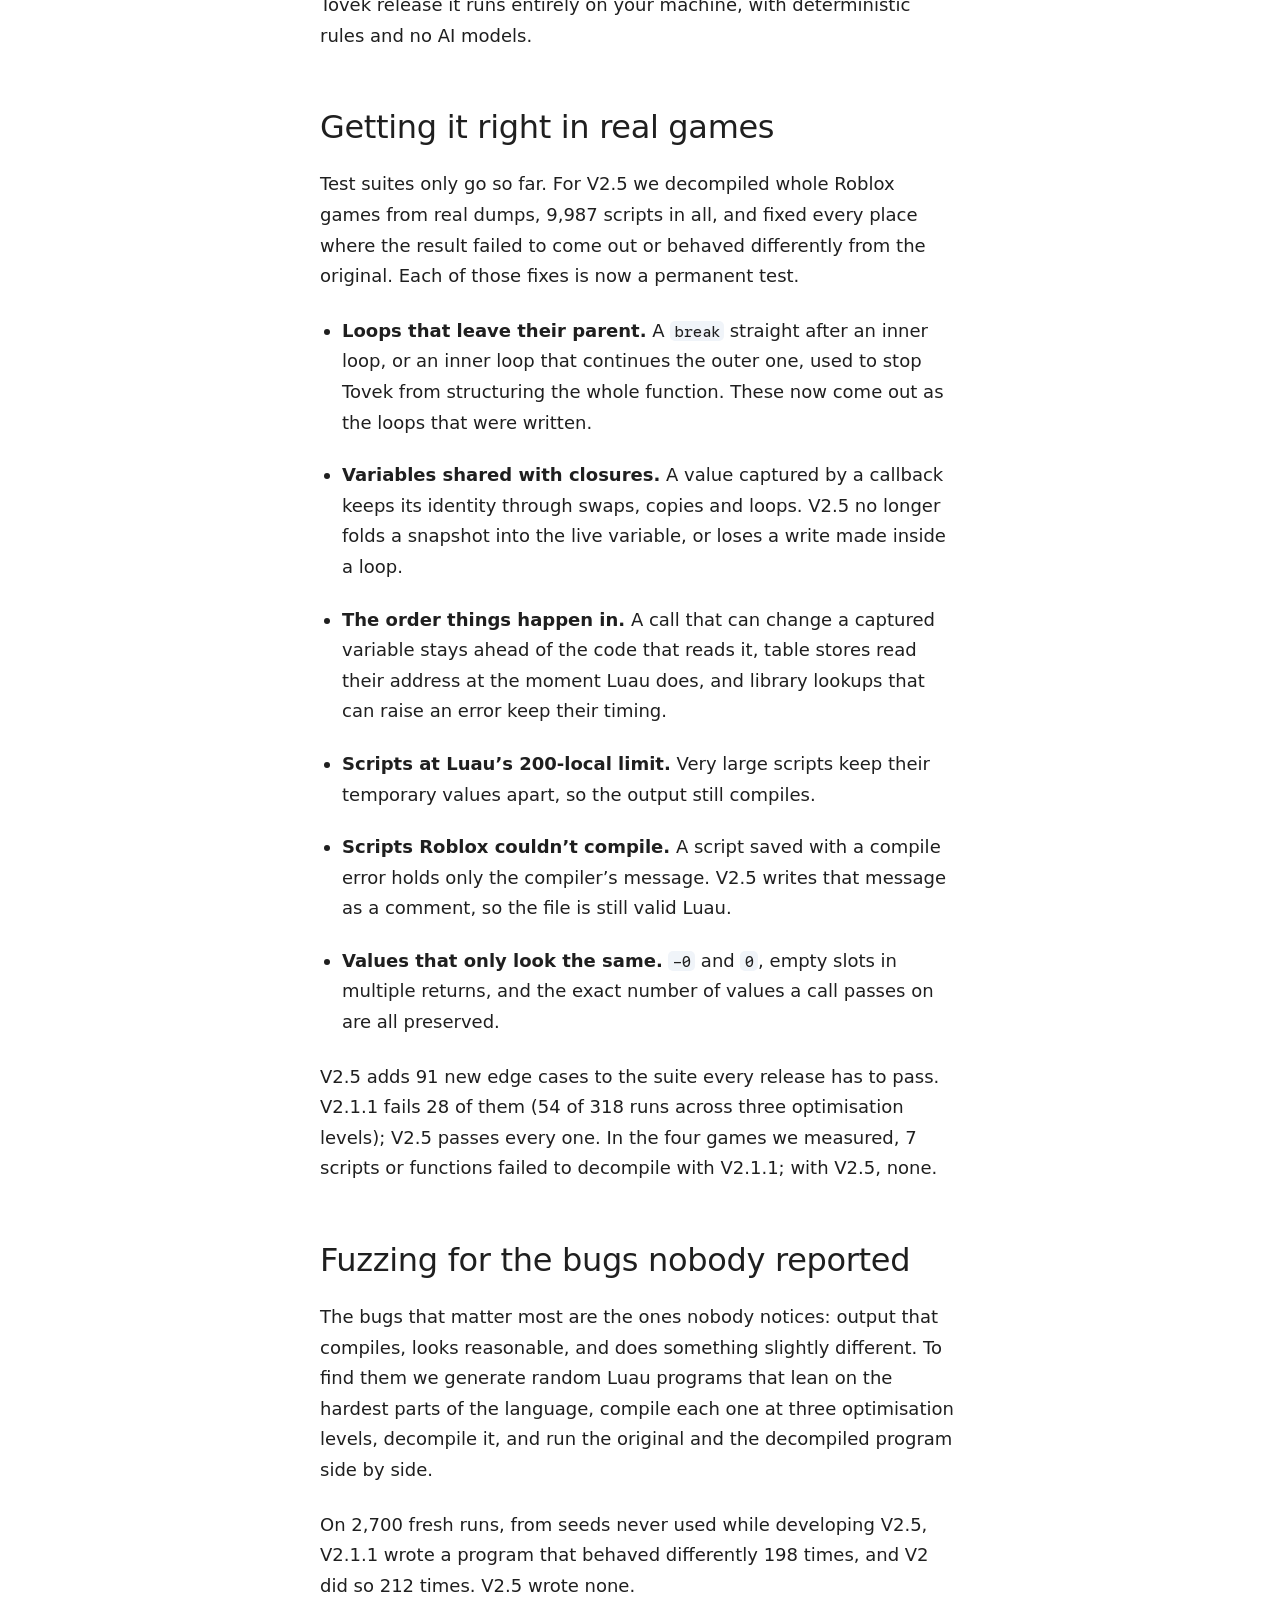
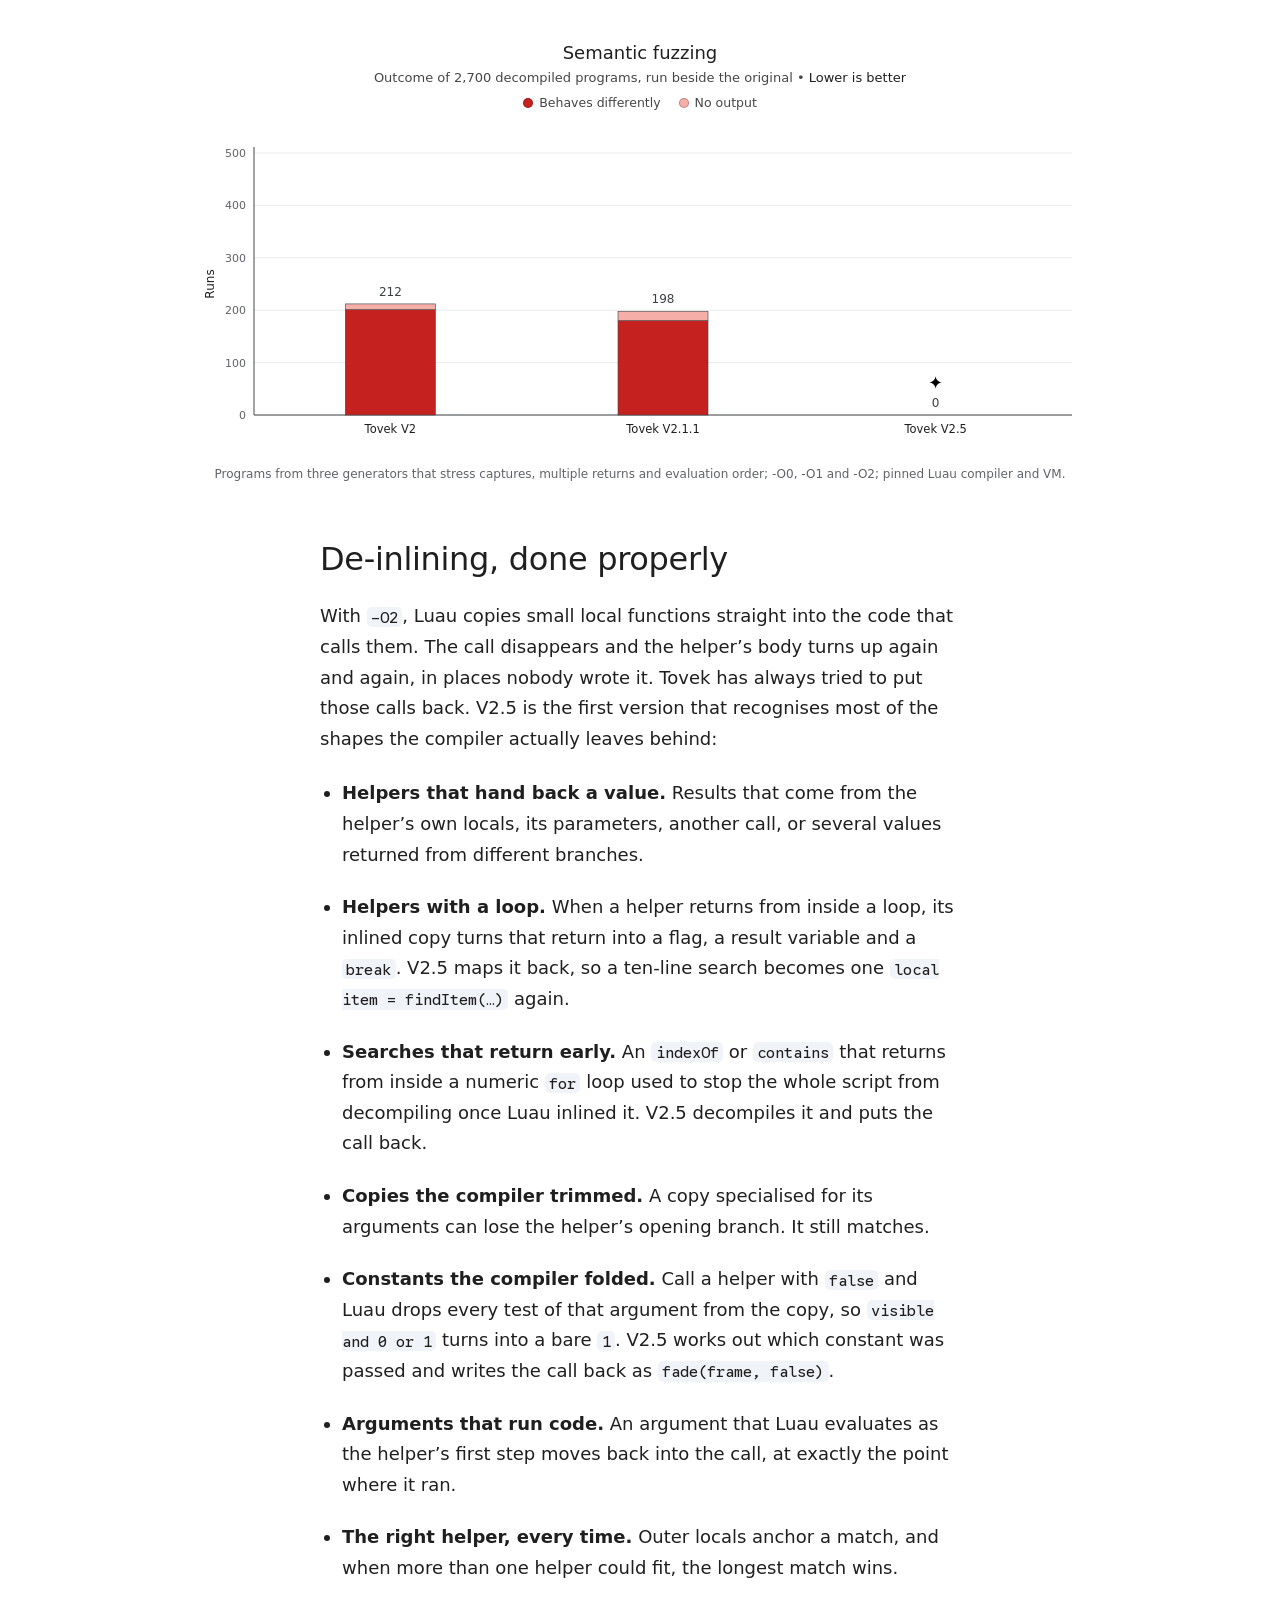
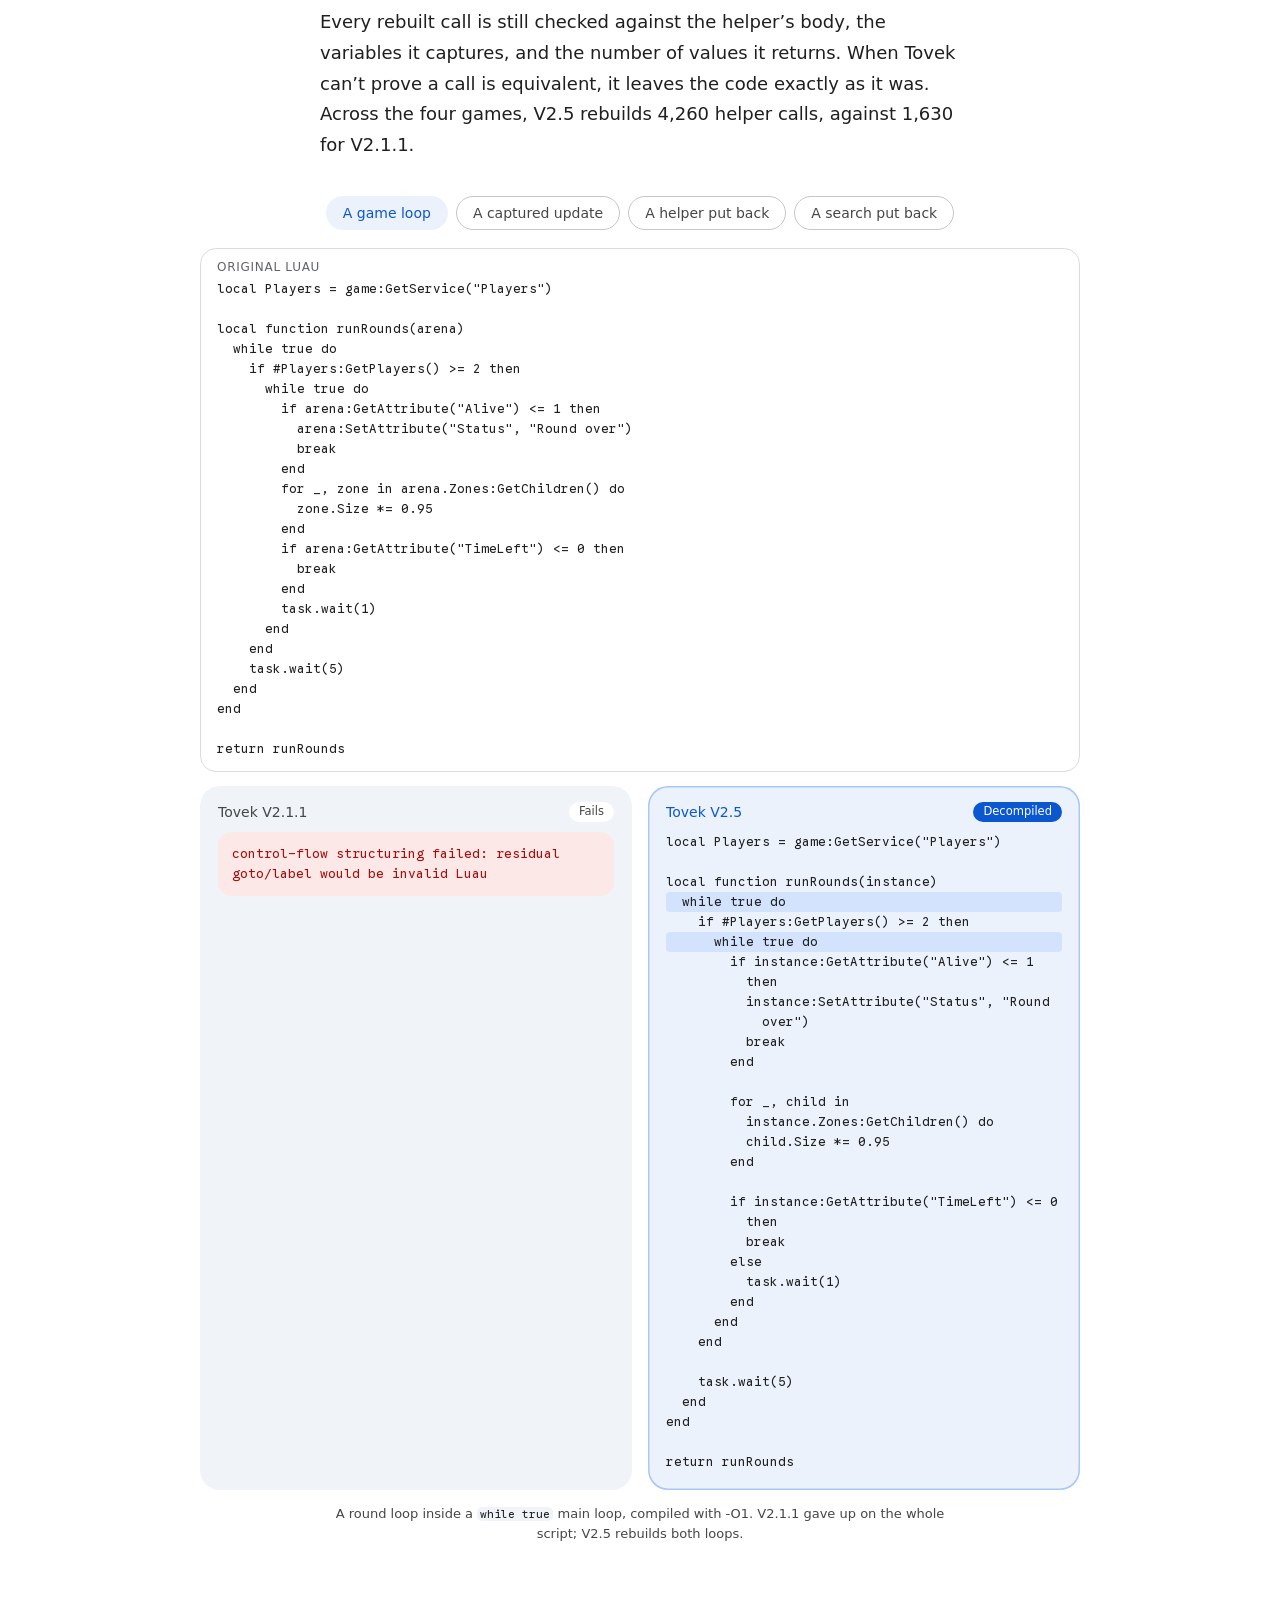
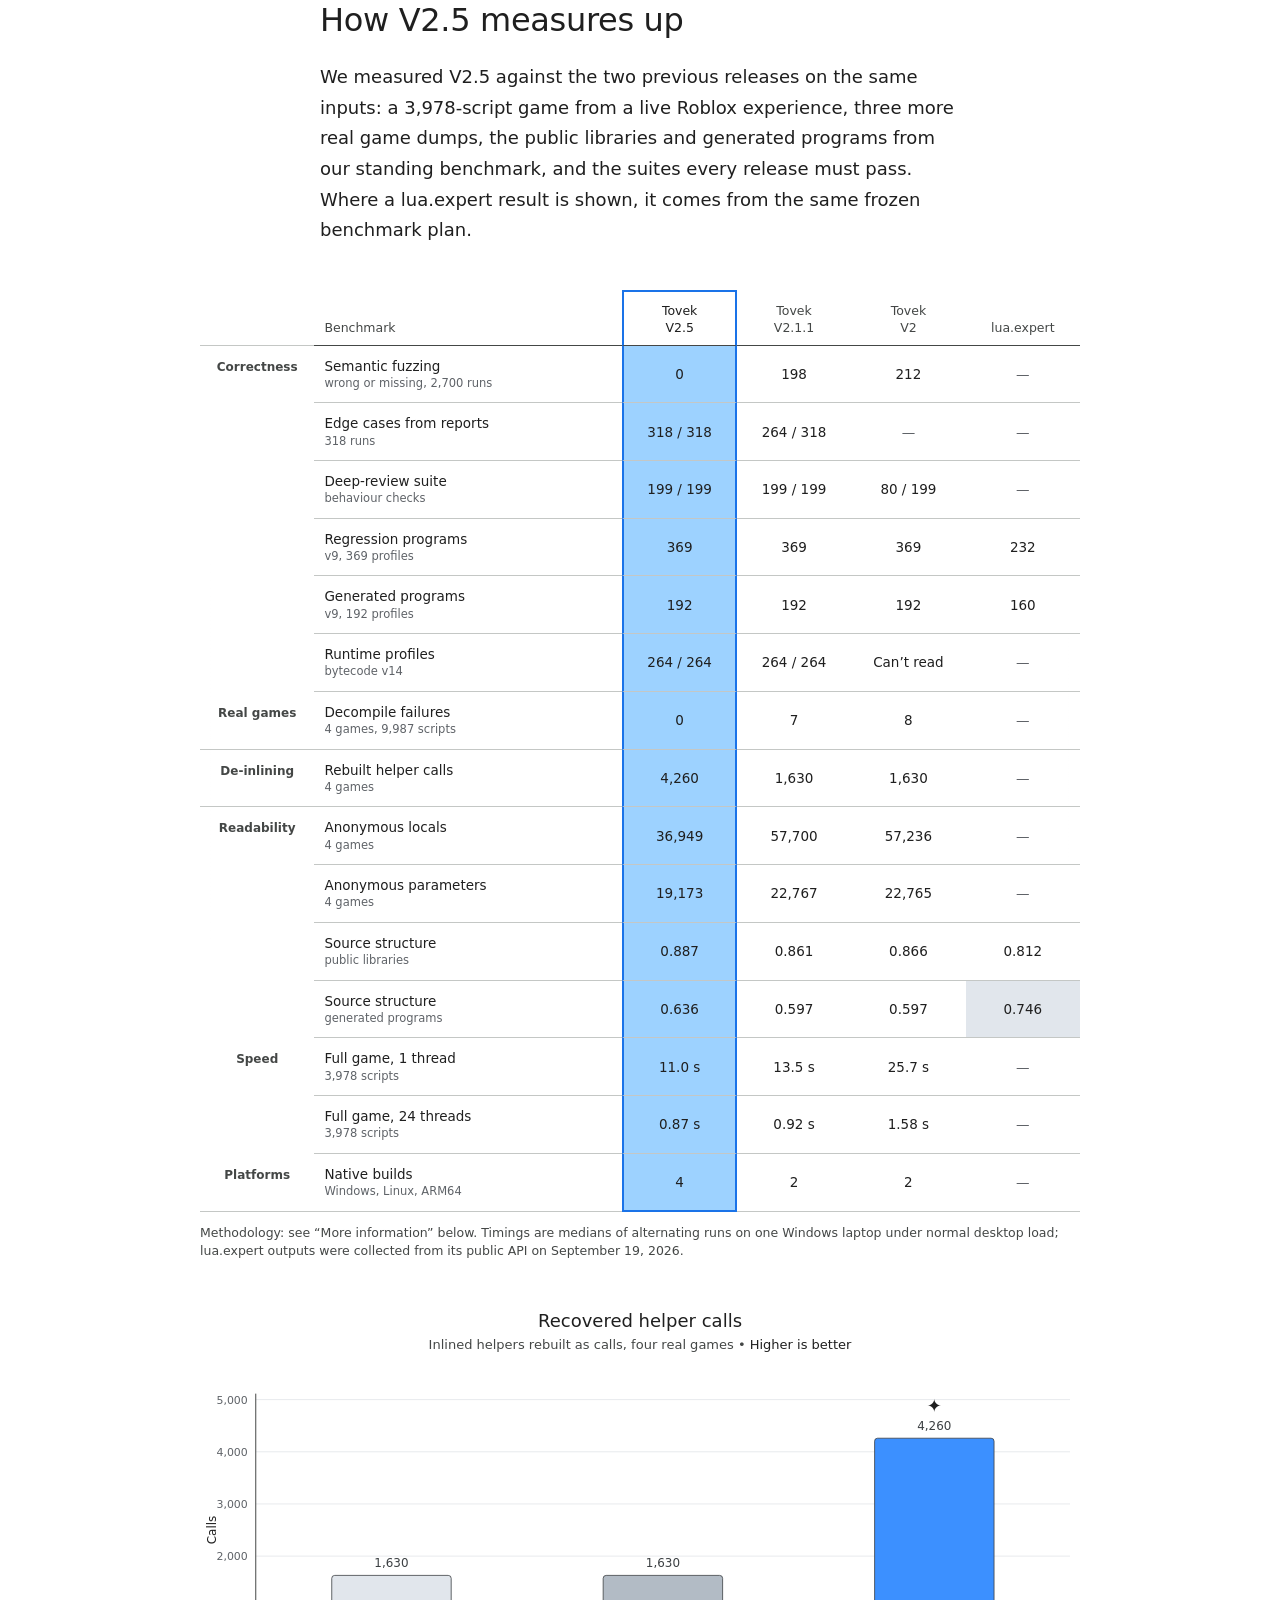
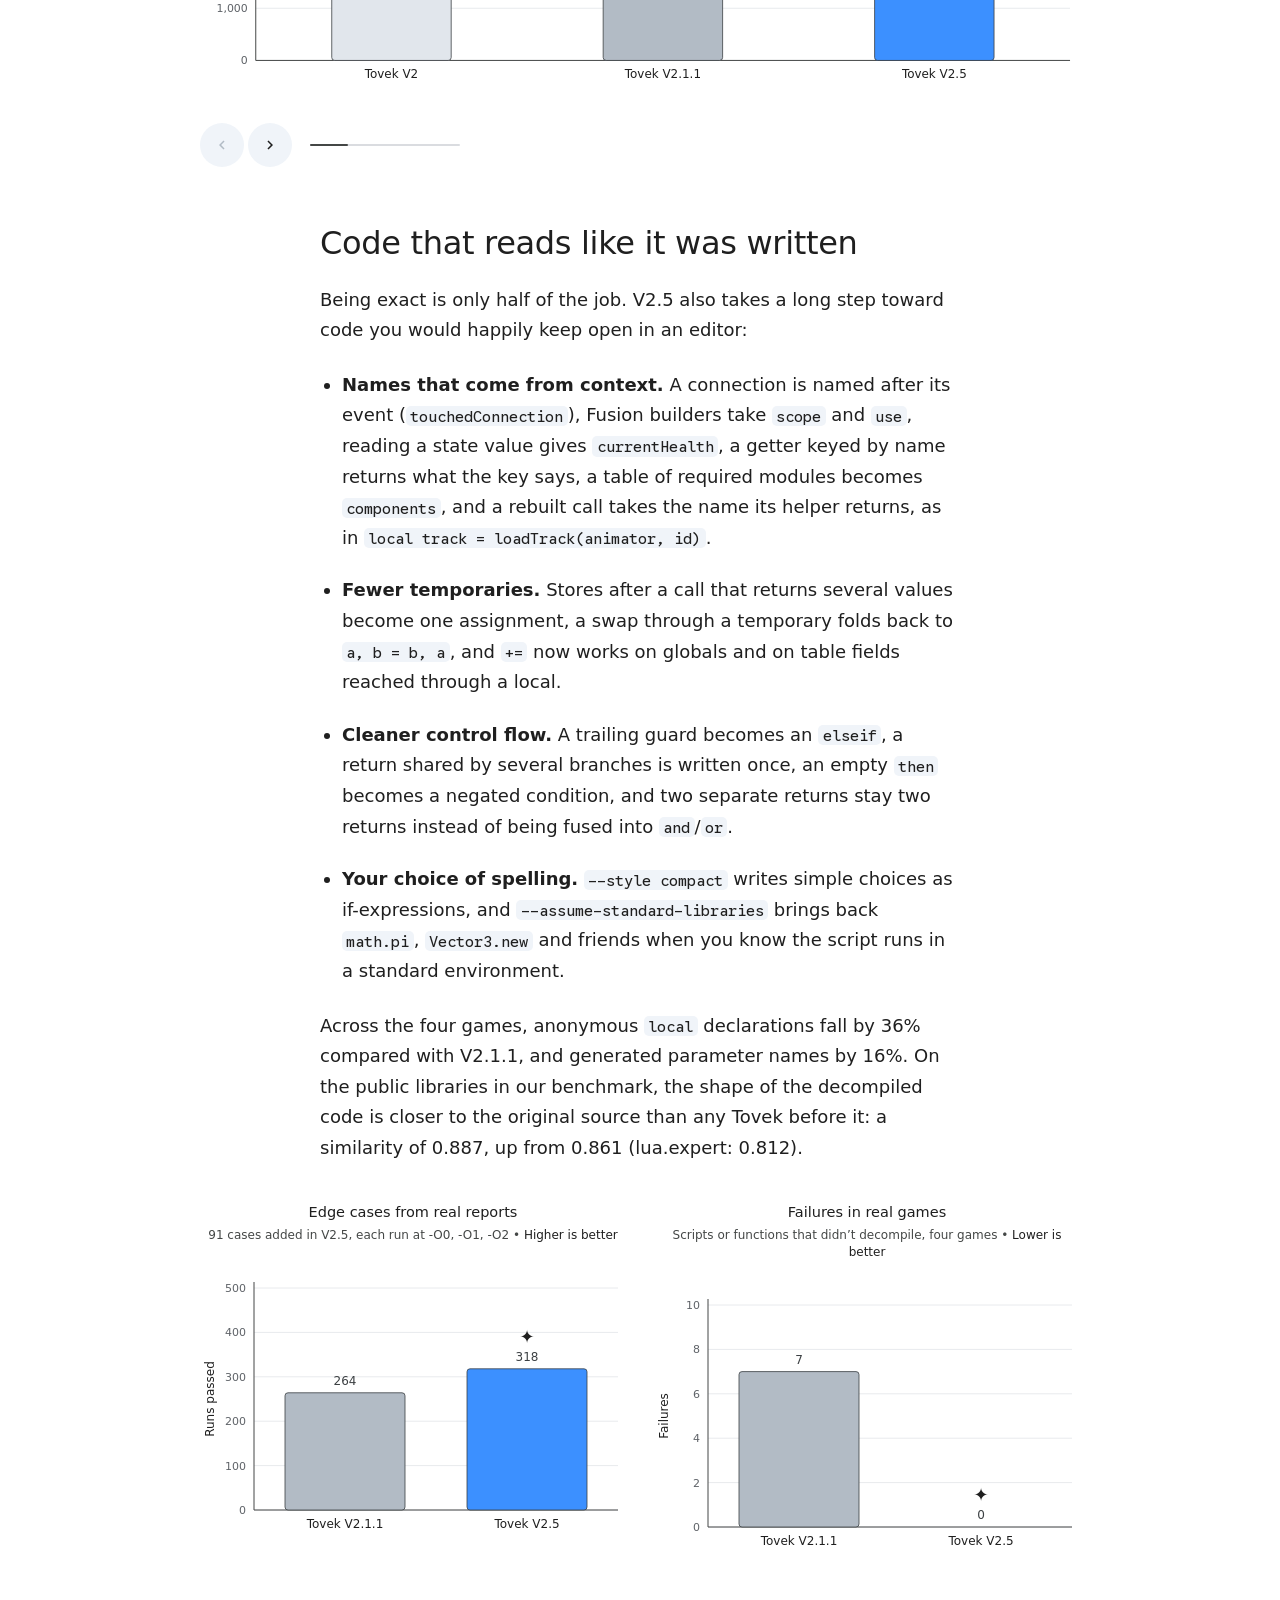
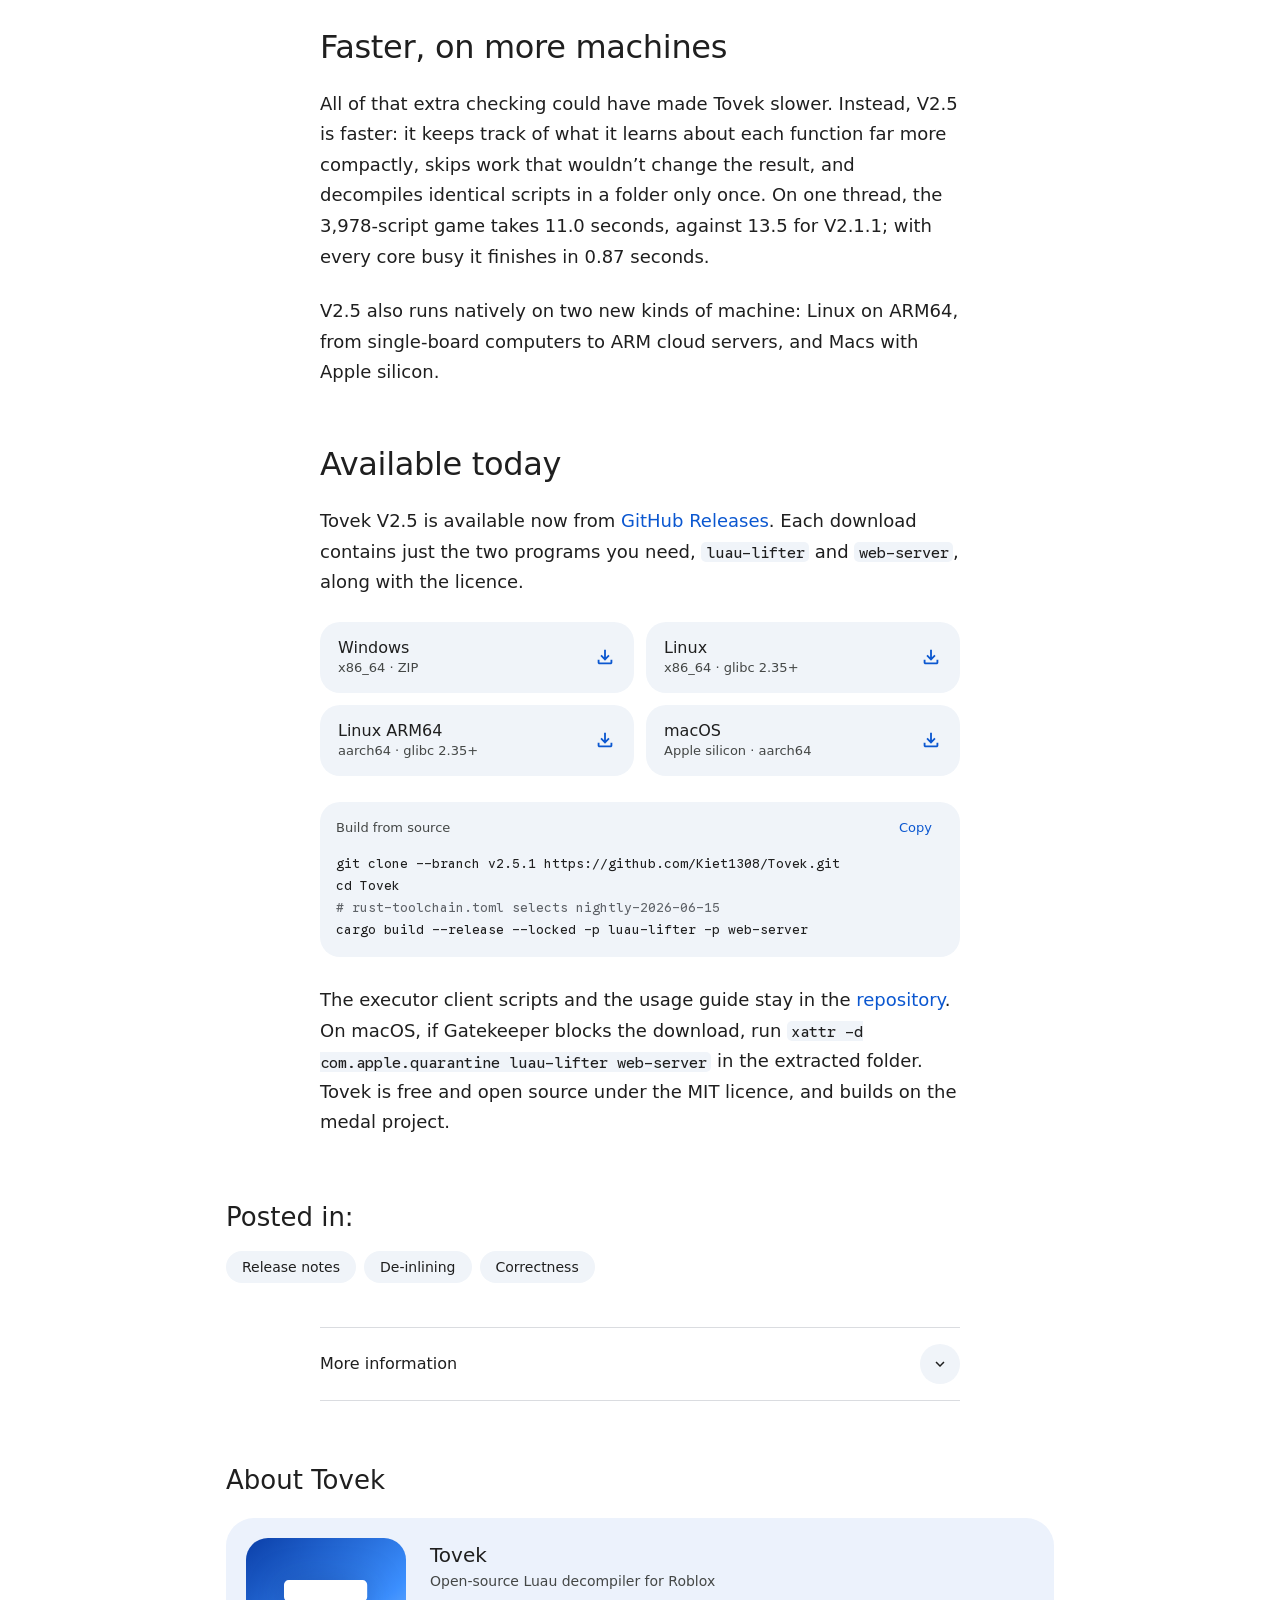
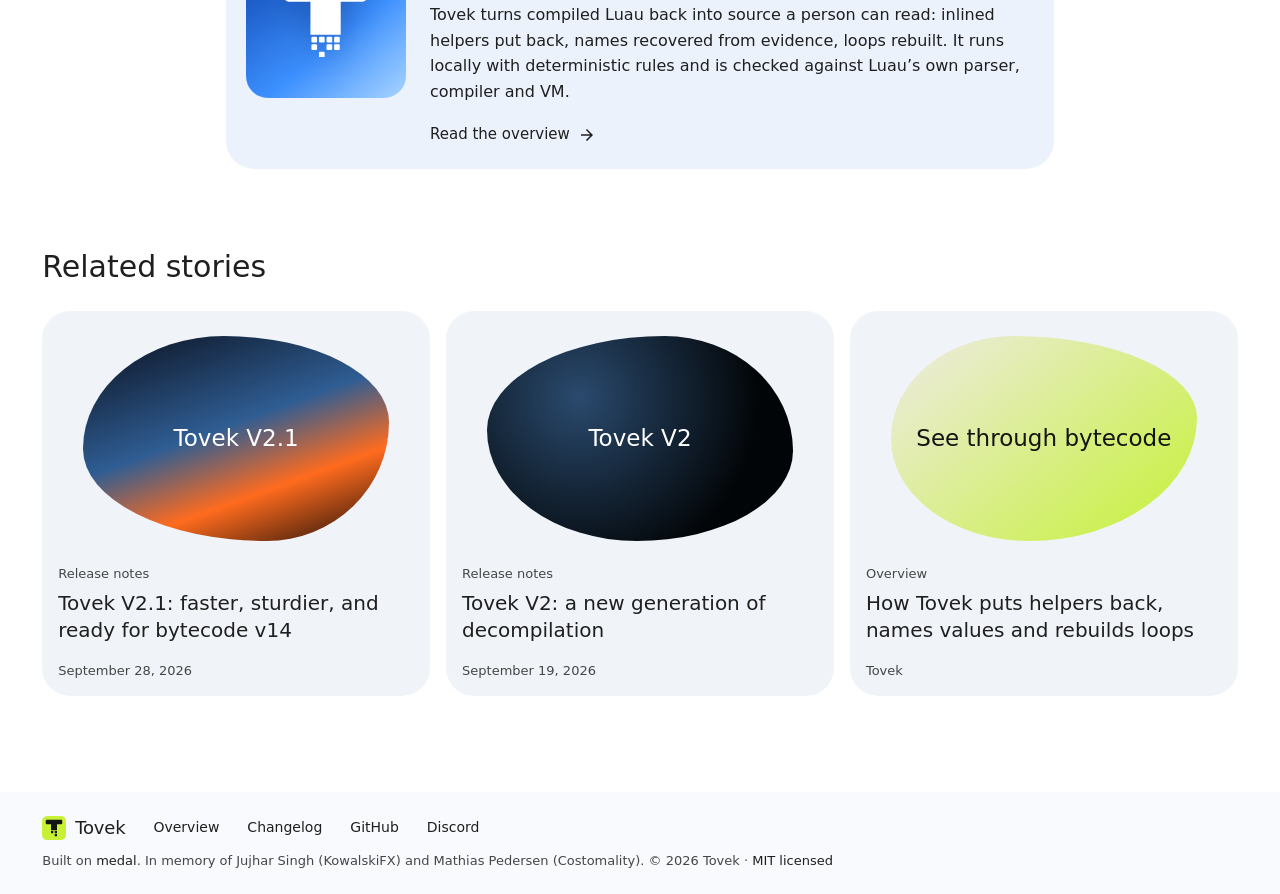
<file: docs/changelog/v2.5/index.html>
<!doctype html>
<html lang="en">
<head>
  <meta charset="utf-8">
  <meta name="viewport" content="width=device-width,initial-scale=1">
  <title>Tovek V2.5: our next era of faithful decompilation</title>
  <meta name="description" content="Tovek V2.5 fixes hundreds of ways decompiled Luau could quietly go wrong, rebuilds 2.6× as many inlined helpers, and writes code that reads closer to what people write.">
  <meta name="theme-color" content="#e4f3ff">
  <meta property="og:title" content="Tovek V2.5: our next era of faithful decompilation">
  <meta property="og:description" content="More correct, more readable, and far better at putting inlined helpers back.">
  <meta property="og:type" content="article">
  <meta property="og:url" content="https://kiet1308.github.io/Tovek/changelog/v2.5/">
  <link rel="icon" href="../../assets/favicon.svg?v=2" type="image/svg+xml">
  <link rel="preconnect" href="https://fonts.googleapis.com">
  <link rel="preconnect" href="https://fonts.gstatic.com" crossorigin>
  <link rel="stylesheet" href="https://fonts.googleapis.com/css2?family=Google+Sans:wght@400..700&family=Google+Sans+Code:wght@400;500&display=swap">
  <link rel="stylesheet" href="v25.css?v=4">
  <script>document.documentElement.classList.add('js')</script>
  <script src="v25.js?v=3" defer></script>
</head>
<body>
<a class="skip" href="#article">Skip to article</a>

<header class="top">
  <a class="wordmark" href="../../index.html" aria-label="Tovek home"><span class="mark"><svg viewBox="0 0 32 32" aria-hidden="true"><rect width="32" height="32" rx="7" fill="#c6f135"/><path fill="#141513" d="M6.5 5h19A1.5 1.5 0 0 1 27 6.5v3A1.5 1.5 0 0 1 25.5 11H20v8h-8v-8H6.5A1.5 1.5 0 0 1 5 9.5v-3A1.5 1.5 0 0 1 6.5 5zM12 20h3v3h-3zM17 20h3v3h-3zM17 24h3v3h-3z"/></svg></span>Tovek <span>Release notes</span></a>
  <nav id="site-menu" aria-label="Main">
    <a href="../../index.html">Overview</a>
    <a href="../../changelog.html" aria-current="true">Changelog</a>
    <a href="https://github.com/Kiet1308/Tovek">GitHub</a>
    <a href="https://discord.gg/phY6VUDSF7">Discord</a>
  </nav>
  <span class="spacer"></span>
  <button class="icon-btn menu-btn" type="button" aria-label="Menu" aria-expanded="false" aria-controls="site-menu"><svg viewBox="0 0 24 24" aria-hidden="true"><path fill="currentColor" d="M3 6h18v2H3zm0 5h18v2H3zm0 5h18v2H3z"/></svg></button>
  <a class="icon-btn gh-btn" href="https://github.com/Kiet1308/Tovek" aria-label="Source on GitHub"><svg viewBox="0 0 24 24" aria-hidden="true"><path fill="currentColor" d="M12 2a10 10 0 0 0-3.16 19.49c.5.09.68-.22.68-.48v-1.7c-2.78.6-3.37-1.34-3.37-1.34-.45-1.16-1.11-1.47-1.11-1.47-.91-.62.07-.6.07-.6 1 .07 1.53 1.03 1.53 1.03.89 1.53 2.34 1.09 2.91.83.09-.65.35-1.09.63-1.34-2.22-.25-4.55-1.11-4.55-4.94 0-1.09.39-1.98 1.03-2.68-.1-.25-.45-1.27.1-2.65 0 0 .84-.27 2.75 1.02a9.5 9.5 0 0 1 5 0c1.91-1.29 2.75-1.02 2.75-1.02.55 1.38.2 2.4.1 2.65.64.7 1.03 1.59 1.03 2.68 0 3.84-2.34 4.69-4.57 4.94.36.31.68.92.68 1.85v2.74c0 .27.18.58.69.48A10 10 0 0 0 12 2Z"/></svg></a>
  <a class="pill-btn" href="#available">Download V2.5</a>
</header>

<main id="article">
  <section class="head">
    <div class="head-inner">
      <ol class="crumbs" aria-label="Breadcrumb">
        <li><a href="../../index.html">Home</a></li>
        <li><a href="../../changelog.html">Changelog</a></li>
        <li><a href="./" aria-current="page">Tovek V2.5</a></li>
      </ol>
      <h1>Tovek V2.5: our next era of faithful decompilation</h1>
      <div class="head-meta">
        <p class="when"><time datetime="2026-10-02">Oct 2, 2026</time><br>8 min read</p>
        <p class="lede">Tovek V2.5 fixes hundreds of ways decompiled Luau could quietly go wrong, rebuilds 2.6× as many inlined helpers, and writes code that reads closer to what people actually write.</p>
      </div>
      <div class="byline">
        <div><b>Kiet1308</b><span>Creator and maintainer of Tovek</span></div>
        <button class="share" type="button"><svg viewBox="0 0 24 24" aria-hidden="true"><path fill="currentColor" d="M18 16.08c-.76 0-1.44.3-1.96.77L8.91 12.7c.05-.23.09-.46.09-.7s-.04-.47-.09-.7l7.05-4.11A2.99 2.99 0 1 0 15 5c0 .24.04.47.09.7L8.04 9.81A3 3 0 1 0 6 15c.79 0 1.5-.31 2.04-.81l7.12 4.16c-.05.21-.08.43-.08.65A2.92 2.92 0 1 0 18 16.08Z"/></svg>Share</button>
      </div>
    </div>
  </section>

  <div class="hero-card" aria-hidden="true">
    <canvas></canvas>
    <div class="hero-logo"><svg class="gem" viewBox="0 0 64 64"><defs><linearGradient id="gem" x1="0" y1="0" x2="1" y2="1"><stop offset="0" stop-color="#9ad3ff"/><stop offset=".5" stop-color="#ffffff"/><stop offset="1" stop-color="#6fb2ff"/></linearGradient></defs><rect x="4" y="4" width="56" height="56" rx="16" fill="url(#gem)"/><g fill="#0b3aa8" transform="translate(8.727 9.091) scale(0.09091)"><path d="M100 88H412a20 20 0 0 1 20 20V160a20 20 0 0 1-20 20H320V320H192V180H100a20 20 0 0 1-20-20V108a20 20 0 0 1 20-20Z"/><rect x="196" y="328" width="24" height="24" rx="5"/><rect x="228" y="328" width="24" height="24" rx="5"/><rect x="260" y="328" width="24" height="24" rx="5"/><rect x="292" y="328" width="24" height="24" rx="5"/><rect x="196" y="360" width="24" height="24" rx="5"/><rect x="260" y="360" width="24" height="24" rx="5"/><rect x="292" y="360" width="24" height="24" rx="5"/><rect x="228" y="392" width="24" height="24" rx="5"/></g></svg>Tovek V2.5</div>
  </div>

  <div class="layout">
    <aside class="toc" data-open="true" aria-label="In this article">
      <div class="toc-inner">
        <button class="toc-toggle" type="button">In this article <svg viewBox="0 0 24 24" aria-hidden="true"><path fill="currentColor" d="M7.4 15.4 12 10.8l4.6 4.6L18 14l-6-6-6 6z"/></svg></button>
        <ol>
          <li><a href="#real-games">Getting it right in real games</a></li>
          <li><a href="#fuzzing">Fuzzing for unreported bugs</a></li>
          <li><a href="#deinlining">De-inlining, done properly</a></li>
          <li><a href="#measured">How V2.5 measures up</a></li>
          <li><a href="#readable">Code that reads like it was written</a></li>
          <li><a href="#faster">Faster, on more machines</a></li>
          <li><a href="#available">Available today</a></li>
        </ol>
      </div>
    </aside>

    <div class="summary" data-accordion data-open="false">
      <button type="button" aria-expanded="false"><svg class="lead" viewBox="0 0 24 24" aria-hidden="true"><path fill="currentColor" d="M4 6h16v2H4zm0 5h16v2H4zm0 5h10v2H4z"/></svg>Read a short summary<svg class="chev" viewBox="0 0 24 24" aria-hidden="true"><path fill="currentColor" d="M7.4 8.6 12 13.2l4.6-4.6L18 10l-6 6-6-6z"/></svg></button>
      <div class="summary-body"><div><ul>
        <li>On 2,700 freshly generated programs, V2.1.1 produced code that behaved differently 198 times. V2.5 got every one of them right.</li>
        <li>Across four real Roblox games, 2.6× as many inlined helpers come back as calls.</li>
        <li>36% fewer anonymous locals: names now follow events, state and modules.</li>
        <li>Faster at every thread count we measured, with new native builds for ARM64 Linux and Apple silicon Macs.</li>
      </ul></div></div>
    </div>

    <div class="text">
      <p>Today we’re releasing Tovek V2.5, the most accurate decompiler we have built. It brings together more than a hundred changes since V2.1, and almost all of them answer the same two questions: does the code Tovek writes do exactly what the original did, and does it read like something a person wrote?</p>
      <p>V2.5 is available now for Windows and Linux, and for the first time as native builds for ARM64 Linux and Macs with Apple silicon. Like every Tovek release it runs entirely on your machine, with deterministic rules and no AI models.</p>

      <h2 id="real-games">Getting it right in real games</h2>
      <p>Test suites only go so far. For V2.5 we decompiled whole Roblox games from real dumps, 9,987 scripts in all, and fixed every place where the result failed to come out or behaved differently from the original. Each of those fixes is now a permanent test.</p>
      <ul class="spaced">
        <li><b>Loops that leave their parent.</b> A <code>break</code> straight after an inner loop, or an inner loop that continues the outer one, used to stop Tovek from structuring the whole function. These now come out as the loops that were written.</li>
        <li><b>Variables shared with closures.</b> A value captured by a callback keeps its identity through swaps, copies and loops. V2.5 no longer folds a snapshot into the live variable, or loses a write made inside a loop.</li>
        <li><b>The order things happen in.</b> A call that can change a captured variable stays ahead of the code that reads it, table stores read their address at the moment Luau does, and library lookups that can raise an error keep their timing.</li>
        <li><b>Scripts at Luau’s 200-local limit.</b> Very large scripts keep their temporary values apart, so the output still compiles.</li>
        <li><b>Scripts Roblox couldn’t compile.</b> A script saved with a compile error holds only the compiler’s message. V2.5 writes that message as a comment, so the file is still valid Luau.</li>
        <li><b>Values that only look the same.</b> <code>-0</code> and <code>0</code>, empty slots in multiple returns, and the exact number of values a call passes on are all preserved.</li>
      </ul>
      <p>V2.5 adds 91 new edge cases to the suite every release has to pass. V2.1.1 fails 28 of them (54 of 318 runs across three optimisation levels); V2.5 passes every one. In the four games we measured, 7 scripts or functions failed to decompile with V2.1.1; with V2.5, none.</p>

      <h2 id="fuzzing">Fuzzing for the bugs nobody reported</h2>
      <p>The bugs that matter most are the ones nobody notices: output that compiles, looks reasonable, and does something slightly different. To find them we generate random Luau programs that lean on the hardest parts of the language, compile each one at three optimisation levels, decompile it, and run the original and the decompiled program side by side.</p>
      <p>On 2,700 fresh runs, from seeds never used while developing V2.5, V2.1.1 wrote a program that behaved differently 198 times, and V2 did so 212 times. V2.5 wrote none.</p>
    </div>

    <figure class="charts" data-in>
      <h3 class="chart-title">Semantic fuzzing</h3>
      <p class="chart-sub">Outcome of 2,700 decompiled programs, run beside the original • <b>Lower is better</b></p>
      <div class="chart-key"><span><i style="background:#c5221f"></i>Behaves differently</span><span><i style="background:#f6aea9"></i>No output</span></div>
      <svg class="chart-svg" data-chart="fuzz" role="img" aria-label="Wrong or missing outputs out of 2,700 runs: V2 212, V2.1.1 198, V2.5 0."></svg>
      <p class="chart-note">Programs from three generators that stress captures, multiple returns and evaluation order; -O0, -O1 and -O2; pinned Luau compiler and VM.</p>
    </figure>

    <div class="text">
      <h2 id="deinlining">De-inlining, done properly</h2>
      <p>With <code>-O2</code>, Luau copies small local functions straight into the code that calls them. The call disappears and the helper’s body turns up again and again, in places nobody wrote it. Tovek has always tried to put those calls back. V2.5 is the first version that recognises most of the shapes the compiler actually leaves behind:</p>
      <ul class="spaced">
        <li><b>Helpers that hand back a value.</b> Results that come from the helper’s own locals, its parameters, another call, or several values returned from different branches.</li>
        <li><b>Helpers with a loop.</b> When a helper returns from inside a loop, its inlined copy turns that return into a flag, a result variable and a <code>break</code>. V2.5 maps it back, so a ten-line search becomes one <code>local item = findItem(…)</code> again.</li>
        <li><b>Searches that return early.</b> An <code>indexOf</code> or <code>contains</code> that returns from inside a numeric <code>for</code> loop used to stop the whole script from decompiling once Luau inlined it. V2.5 decompiles it and puts the call back.</li>
        <li><b>Copies the compiler trimmed.</b> A copy specialised for its arguments can lose the helper’s opening branch. It still matches.</li>
        <li><b>Constants the compiler folded.</b> Call a helper with <code>false</code> and Luau drops every test of that argument from the copy, so <code>visible and 0 or 1</code> turns into a bare <code>1</code>. V2.5 works out which constant was passed and writes the call back as <code>fade(frame, false)</code>.</li>
        <li><b>Arguments that run code.</b> An argument that Luau evaluates as the helper’s first step moves back into the call, at exactly the point where it ran.</li>
        <li><b>The right helper, every time.</b> Outer locals anchor a match, and when more than one helper could fit, the longest match wins.</li>
      </ul>
      <p>Every rebuilt call is still checked against the helper’s body, the variables it captures, and the number of values it returns. When Tovek can’t prove a call is equivalent, it leaves the code exactly as it was. Across the four games, V2.5 rebuilds 4,260 helper calls, against 1,630 for V2.1.1.</p>
    </div>

    <figure class="compare" data-tabs data-in>
      <div class="compare-tabs" role="tablist" aria-label="Before and after"><button type="button" role="tab">A game loop</button><button type="button" role="tab">A captured update</button><button type="button" role="tab">A helper put back</button><button type="button" role="tab">A search put back</button></div>
      <div class="compare-panel" role="tabpanel">
        <div class="code-src"><b>Original Luau</b><pre><span class="ln" style="--i:0">local Players = game:GetService(&quot;Players&quot;)</span><span class="ln" style="--i:0">&#8203;</span><span class="ln" style="--i:0">local function runRounds(arena)</span><span class="ln" style="--i:2">while true do</span><span class="ln" style="--i:4">if #Players:GetPlayers() &gt;= 2 then</span><span class="ln" style="--i:6">while true do</span><span class="ln" style="--i:8">if arena:GetAttribute(&quot;Alive&quot;) &lt;= 1 then</span><span class="ln" style="--i:10">arena:SetAttribute(&quot;Status&quot;, &quot;Round over&quot;)</span><span class="ln" style="--i:10">break</span><span class="ln" style="--i:8">end</span><span class="ln" style="--i:8">for _, zone in arena.Zones:GetChildren() do</span><span class="ln" style="--i:10">zone.Size *= 0.95</span><span class="ln" style="--i:8">end</span><span class="ln" style="--i:8">if arena:GetAttribute(&quot;TimeLeft&quot;) &lt;= 0 then</span><span class="ln" style="--i:10">break</span><span class="ln" style="--i:8">end</span><span class="ln" style="--i:8">task.wait(1)</span><span class="ln" style="--i:6">end</span><span class="ln" style="--i:4">end</span><span class="ln" style="--i:4">task.wait(5)</span><span class="ln" style="--i:2">end</span><span class="ln" style="--i:0">end</span><span class="ln" style="--i:0">&#8203;</span><span class="ln" style="--i:0">return runRounds</span></pre></div>
        <div class="compare-grid">
          <div class="code-card"><h4>Tovek V2.1.1<span class="tag">Fails</span></h4><p class="err">control-flow structuring failed: residual goto/label would be invalid Luau</p></div>
          <div class="code-card now"><h4>Tovek V2.5<span class="tag">Decompiled</span></h4><pre><span class="ln" style="--i:0">local Players = game:GetService(&quot;Players&quot;)</span><span class="ln" style="--i:0">&#8203;</span><span class="ln" style="--i:0">local function runRounds(instance)</span><span class="ln hi" style="--i:2">while true do</span><span class="ln" style="--i:4">if #Players:GetPlayers() &gt;= 2 then</span><span class="ln hi" style="--i:6">while true do</span><span class="ln" style="--i:8">if instance:GetAttribute(&quot;Alive&quot;) &lt;= 1 then</span><span class="ln" style="--i:10">instance:SetAttribute(&quot;Status&quot;, &quot;Round over&quot;)</span><span class="ln" style="--i:10">break</span><span class="ln" style="--i:8">end</span><span class="ln" style="--i:0">&#8203;</span><span class="ln" style="--i:8">for _, child in instance.Zones:GetChildren() do</span><span class="ln" style="--i:10">child.Size *= 0.95</span><span class="ln" style="--i:8">end</span><span class="ln" style="--i:0">&#8203;</span><span class="ln" style="--i:8">if instance:GetAttribute(&quot;TimeLeft&quot;) &lt;= 0 then</span><span class="ln" style="--i:10">break</span><span class="ln" style="--i:8">else</span><span class="ln" style="--i:10">task.wait(1)</span><span class="ln" style="--i:8">end</span><span class="ln" style="--i:6">end</span><span class="ln" style="--i:4">end</span><span class="ln" style="--i:0">&#8203;</span><span class="ln" style="--i:4">task.wait(5)</span><span class="ln" style="--i:2">end</span><span class="ln" style="--i:0">end</span><span class="ln" style="--i:0">&#8203;</span><span class="ln" style="--i:0">return runRounds</span></pre></div>
        </div>
        <p class="compare-cap">A round loop inside a <code>while true</code> main loop, compiled with -O1. V2.1.1 gave up on the whole script; V2.5 rebuilds both loops.</p>
      </div>
      <div class="compare-panel" role="tabpanel" hidden>
        <div class="code-src"><b>Original Luau</b><pre><span class="ln" style="--i:0">local coins = 0</span><span class="ln" style="--i:0">&#8203;</span><span class="ln" style="--i:0">function giveCoins(amount)</span><span class="ln" style="--i:2">coins += amount</span><span class="ln" style="--i:2">return amount &gt;= 100</span><span class="ln" style="--i:0">end</span><span class="ln" style="--i:0">&#8203;</span><span class="ln" style="--i:0">local function reward(amount)</span><span class="ln" style="--i:2">local big = giveCoins(amount)</span><span class="ln" style="--i:2">coins += big and 50 or 0</span><span class="ln" style="--i:2">return coins</span><span class="ln" style="--i:0">end</span><span class="ln" style="--i:0">&#8203;</span><span class="ln" style="--i:0">print(reward(100))</span></pre></div>
        <div class="compare-grid">
          <div class="code-card"><h4>Tovek V2.1.1<span class="tag">Prints 50</span></h4><pre><span class="ln" style="--i:0">local total = 0</span><span class="ln" style="--i:0">&#8203;</span><span class="ln" style="--i:0">function giveCoins(p)</span><span class="ln" style="--i:2">total += p</span><span class="ln" style="--i:2">return p &gt;= 100</span><span class="ln" style="--i:0">end</span><span class="ln" style="--i:0">&#8203;</span><span class="ln" style="--i:0">local function reward(p)</span><span class="ln lo" style="--i:2">total += giveCoins(p) and 50 or 0</span><span class="ln" style="--i:2">return total</span><span class="ln" style="--i:0">end</span><span class="ln" style="--i:0">&#8203;</span><span class="ln" style="--i:0">print(reward(100))</span></pre></div>
          <div class="code-card now"><h4>Tovek V2.5<span class="tag">Prints 150</span></h4><pre><span class="ln" style="--i:0">local total = 0</span><span class="ln" style="--i:0">&#8203;</span><span class="ln" style="--i:0">function giveCoins(p)</span><span class="ln" style="--i:2">total += p</span><span class="ln" style="--i:2">return p &gt;= 100</span><span class="ln" style="--i:0">end</span><span class="ln" style="--i:0">&#8203;</span><span class="ln" style="--i:0">local function reward(p)</span><span class="ln hi" style="--i:2">local v = giveCoins(p)</span><span class="ln hi" style="--i:2">total += v and 50 or 0</span><span class="ln" style="--i:2">return total</span><span class="ln" style="--i:0">end</span><span class="ln" style="--i:0">&#8203;</span><span class="ln" style="--i:0">print(reward(100))</span></pre></div>
        </div>
        <p class="compare-cap"><code>giveCoins</code> changes <code>coins</code> before it returns. V2.1.1 read <code>total</code> first and printed 50; V2.5 keeps the call first and prints 150, like the original.</p>
      </div>
      <div class="compare-panel" role="tabpanel" hidden>
        <div class="code-src"><b>Original Luau</b><pre><span class="ln" style="--i:0">local function loadTrack(animator, id, looped)</span><span class="ln" style="--i:2">local animation = Instance.new(&quot;Animation&quot;)</span><span class="ln" style="--i:2">animation.AnimationId = id</span><span class="ln" style="--i:2">local track = animator:LoadAnimation(animation)</span><span class="ln" style="--i:2">track.Looped = looped</span><span class="ln" style="--i:2">return track</span><span class="ln" style="--i:0">end</span><span class="ln" style="--i:0">&#8203;</span><span class="ln" style="--i:0">local function setup(character)</span><span class="ln" style="--i:2">local animator = character:WaitForChild(&quot;Humanoid&quot;):WaitForChild(&quot;Animator&quot;)</span><span class="ln" style="--i:2">local idle = loadTrack(animator, &quot;rbxassetid://507766666&quot;, true)</span><span class="ln" style="--i:2">local swing = loadTrack(animator, &quot;rbxassetid://522635514&quot;, false)</span><span class="ln" style="--i:2">idle:Play()</span><span class="ln" style="--i:2">return idle, swing</span><span class="ln" style="--i:0">end</span><span class="ln" style="--i:0">&#8203;</span><span class="ln" style="--i:0">return setup</span></pre></div>
        <div class="compare-grid">
          <div class="code-card"><h4>Tovek V2.1.1<span class="tag">Pasted twice</span></h4><pre><span class="ln" style="--i:0">local function loadTrack(animator, animationId, looped)</span><span class="ln" style="--i:2">local animation = Instance.new(&quot;Animation&quot;)</span><span class="ln" style="--i:2">animation.AnimationId = animationId</span><span class="ln" style="--i:2">local track = animator:LoadAnimation(animation)</span><span class="ln" style="--i:2">track.Looped = looped</span><span class="ln" style="--i:2">return track</span><span class="ln" style="--i:0">end</span><span class="ln" style="--i:0">&#8203;</span><span class="ln" style="--i:0">local function setup(instance)</span><span class="ln" style="--i:2">local animator = instance:WaitForChild(&quot;Humanoid&quot;):WaitForChild(&quot;Animator&quot;)</span><span class="ln lo" style="--i:2">local animation = Instance.new(&quot;Animation&quot;)</span><span class="ln" style="--i:2">animation.AnimationId = &quot;rbxassetid://507766666&quot;</span><span class="ln" style="--i:2">local track = animator:LoadAnimation(animation)</span><span class="ln" style="--i:2">track.Looped = true</span><span class="ln lo" style="--i:2">local animation2 = Instance.new(&quot;Animation&quot;)</span><span class="ln" style="--i:2">animation2.AnimationId = &quot;rbxassetid://522635514&quot;</span><span class="ln" style="--i:2">local track2 = animator:LoadAnimation(animation2)</span><span class="ln" style="--i:2">track2.Looped = false</span><span class="ln" style="--i:2">track:Play()</span><span class="ln" style="--i:2">return track, track2</span><span class="ln" style="--i:0">end</span><span class="ln" style="--i:0">&#8203;</span><span class="ln" style="--i:0">return setup</span></pre></div>
          <div class="code-card now"><h4>Tovek V2.5<span class="tag">Two calls</span></h4><pre><span class="ln" style="--i:0">-- equivalent calls inferred from this helper; original call sites unknown</span><span class="ln" style="--i:0">local function loadTrack(animator, animationId, looped)</span><span class="ln" style="--i:2">local animation = Instance.new(&quot;Animation&quot;)</span><span class="ln" style="--i:2">animation.AnimationId = animationId</span><span class="ln" style="--i:2">local track = animator:LoadAnimation(animation)</span><span class="ln" style="--i:2">track.Looped = looped</span><span class="ln" style="--i:2">return track</span><span class="ln" style="--i:0">end</span><span class="ln" style="--i:0">&#8203;</span><span class="ln" style="--i:0">local function setup(instance)</span><span class="ln" style="--i:2">local animator = instance:WaitForChild(&quot;Humanoid&quot;):WaitForChild(&quot;Animator&quot;)</span><span class="ln hi" style="--i:2">local track = loadTrack(animator, &quot;rbxassetid://507766666&quot;, true) -- equivalent call inferred; original call site unknown</span><span class="ln hi" style="--i:2">local track2 = loadTrack(animator, &quot;rbxassetid://522635514&quot;, false) -- equivalent call inferred; original call site unknown</span><span class="ln" style="--i:2">track:Play()</span><span class="ln" style="--i:2">return track, track2</span><span class="ln" style="--i:0">end</span><span class="ln" style="--i:0">&#8203;</span><span class="ln" style="--i:0">return setup</span></pre></div>
        </div>
        <p class="compare-cap">At -O2 Luau pastes <code>loadTrack</code> into <code>setup</code> twice. V2.5 recognises both copies, including the helper’s own returned local, writes the calls, and names each result after what the helper returns.</p>
      </div>
      <div class="compare-panel" role="tabpanel" hidden>
        <div class="code-src"><b>Original Luau</b><pre><span class="ln" style="--i:0">local function findItem(items, name)</span><span class="ln" style="--i:2">for _, item in items do</span><span class="ln" style="--i:4">if item.Name == name then</span><span class="ln" style="--i:6">return item</span><span class="ln" style="--i:4">end</span><span class="ln" style="--i:2">end</span><span class="ln" style="--i:2">return nil</span><span class="ln" style="--i:0">end</span><span class="ln" style="--i:0">&#8203;</span><span class="ln" style="--i:0">local function equip(player, name)</span><span class="ln" style="--i:2">local tool = findItem(player.Backpack:GetChildren(), name)</span><span class="ln" style="--i:2">if tool then</span><span class="ln" style="--i:4">tool.Parent = player.Character</span><span class="ln" style="--i:2">end</span><span class="ln" style="--i:0">end</span><span class="ln" style="--i:0">&#8203;</span><span class="ln" style="--i:0">local function drop(player, name)</span><span class="ln" style="--i:2">local tool = findItem(player.Character:GetChildren(), name)</span><span class="ln" style="--i:2">if tool then</span><span class="ln" style="--i:4">tool.Parent = workspace</span><span class="ln" style="--i:2">end</span><span class="ln" style="--i:0">end</span><span class="ln" style="--i:0">&#8203;</span><span class="ln" style="--i:0">return { equip = equip, drop = drop }</span></pre></div>
        <div class="compare-grid">
          <div class="code-card"><h4>Tovek V2.1.1<span class="tag">Loop pasted twice</span></h4><pre><span class="ln" style="--i:0">local function findItem(items, p)</span><span class="ln" style="--i:2">for _, item in items do</span><span class="ln" style="--i:4">if item.Name == p then</span><span class="ln" style="--i:6">return item</span><span class="ln" style="--i:4">end</span><span class="ln" style="--i:2">end</span><span class="ln" style="--i:0">&#8203;</span><span class="ln" style="--i:2">return nil</span><span class="ln" style="--i:0">end</span><span class="ln" style="--i:0">&#8203;</span><span class="ln" style="--i:0">local Module = {}</span><span class="ln" style="--i:0">&#8203;</span><span class="ln" style="--i:0">function Module.equip(player, p)</span><span class="ln" style="--i:2">local v = nil</span><span class="ln" style="--i:0">&#8203;</span><span class="ln lo" style="--i:2">for _, child in player.Backpack:GetChildren(), nil, nil do</span><span class="ln" style="--i:4">if child.Name ~= p then</span><span class="ln" style="--i:6">continue</span><span class="ln" style="--i:4">end</span><span class="ln" style="--i:0">&#8203;</span><span class="ln lo" style="--i:4">v = child</span><span class="ln" style="--i:4">break</span><span class="ln" style="--i:2">end</span><span class="ln" style="--i:0">&#8203;</span><span class="ln" style="--i:2">if v then</span><span class="ln" style="--i:4">v.Parent = player.Character</span><span class="ln" style="--i:2">end</span><span class="ln" style="--i:0">end</span><span class="ln" style="--i:0">&#8203;</span><span class="ln" style="--i:0">function Module.drop(player, p)</span><span class="ln" style="--i:2">local v = nil</span><span class="ln" style="--i:0">&#8203;</span><span class="ln lo" style="--i:2">for _, child in player.Character:GetChildren(), nil, nil do</span><span class="ln" style="--i:4">if child.Name ~= p then</span><span class="ln" style="--i:6">continue</span><span class="ln" style="--i:4">end</span><span class="ln" style="--i:0">&#8203;</span><span class="ln lo" style="--i:4">v = child</span><span class="ln" style="--i:4">break</span><span class="ln" style="--i:2">end</span><span class="ln" style="--i:0">&#8203;</span><span class="ln" style="--i:2">if v then</span><span class="ln" style="--i:4">v.Parent = workspace</span><span class="ln" style="--i:2">end</span><span class="ln" style="--i:0">end</span><span class="ln" style="--i:0">&#8203;</span><span class="ln" style="--i:0">return Module</span></pre></div>
          <div class="code-card now"><h4>Tovek V2.5<span class="tag">Two calls</span></h4><pre><span class="ln" style="--i:0">-- equivalent calls inferred from this helper; original call sites unknown</span><span class="ln" style="--i:0">local function findItem(children, p)</span><span class="ln" style="--i:2">for _, item in children do</span><span class="ln" style="--i:4">if item.Name == p then</span><span class="ln" style="--i:6">return item</span><span class="ln" style="--i:4">end</span><span class="ln" style="--i:2">end</span><span class="ln" style="--i:0">&#8203;</span><span class="ln" style="--i:2">return nil</span><span class="ln" style="--i:0">end</span><span class="ln" style="--i:0">&#8203;</span><span class="ln" style="--i:0">local Module = {}</span><span class="ln" style="--i:0">&#8203;</span><span class="ln" style="--i:0">function Module.equip(player, p)</span><span class="ln hi" style="--i:2">local item = findItem(player.Backpack:GetChildren(), p) -- equivalent call inferred; original call site unknown</span><span class="ln" style="--i:0">&#8203;</span><span class="ln" style="--i:2">if item then</span><span class="ln" style="--i:4">item.Parent = player.Character</span><span class="ln" style="--i:2">end</span><span class="ln" style="--i:0">end</span><span class="ln" style="--i:0">&#8203;</span><span class="ln" style="--i:0">function Module.drop(player, p)</span><span class="ln hi" style="--i:2">local item = findItem(player.Character:GetChildren(), p) -- equivalent call inferred; original call site unknown</span><span class="ln" style="--i:0">&#8203;</span><span class="ln" style="--i:2">if item then</span><span class="ln" style="--i:4">item.Parent = workspace</span><span class="ln" style="--i:2">end</span><span class="ln" style="--i:0">end</span><span class="ln" style="--i:0">&#8203;</span><span class="ln" style="--i:0">return Module</span></pre></div>
        </div>
        <p class="compare-cap"><code>findItem</code> returns from inside its loop, so each inlined copy turns the return into a variable and a <code>break</code>. V2.5 maps both copies back to the call.</p>
      </div>
    </figure>

    <div class="text">
      <h2 id="measured">How V2.5 measures up</h2>
      <p>We measured V2.5 against the two previous releases on the same inputs: a 3,978-script game from a live Roblox experience, three more real game dumps, the public libraries and generated programs from our standing benchmark, and the suites every release must pass. Where a lua.expert result is shown, it comes from the same frozen benchmark plan.</p>
    </div>

    <figure class="bench" data-in>
      <div class="bench-scroll" tabindex="0" role="region" aria-label="Benchmark table">
        <table class="bt">
          <thead><tr><th scope="col" class="cat"><span class="sr-only">Category</span></th><th scope="col" class="bench-col">Benchmark</th><th scope="col" class="hl">Tovek<br>V2.5</th><th scope="col">Tovek<br>V2.1.1</th><th scope="col">Tovek<br>V2</th><th scope="col">lua.expert</th></tr></thead>
          <tbody>
            <tr class="cont"><th scope="row" class="cat" rowspan="6">Correctness</th><td class="name">Semantic fuzzing<small>wrong or missing, 2,700 runs</small></td><td class="v hl">0</td><td class="v">198</td><td class="v">212</td><td class="v na">—</td></tr>
            <tr class="cont"><td class="name">Edge cases from reports<small>318 runs</small></td><td class="v hl">318 / 318</td><td class="v">264 / 318</td><td class="v na">—</td><td class="v na">—</td></tr>
            <tr class="cont"><td class="name">Deep-review suite<small>behaviour checks</small></td><td class="v hl">199 / 199</td><td class="v">199 / 199</td><td class="v">80 / 199</td><td class="v na">—</td></tr>
            <tr class="cont"><td class="name">Regression programs<small>v9, 369 profiles</small></td><td class="v hl">369</td><td class="v">369</td><td class="v">369</td><td class="v">232</td></tr>
            <tr class="cont"><td class="name">Generated programs<small>v9, 192 profiles</small></td><td class="v hl">192</td><td class="v">192</td><td class="v">192</td><td class="v">160</td></tr>
            <tr><td class="name">Runtime profiles<small>bytecode v14</small></td><td class="v hl">264 / 264</td><td class="v">264 / 264</td><td class="v">Can’t read</td><td class="v na">—</td></tr>
            <tr><th scope="row" class="cat" rowspan="1">Real games</th><td class="name">Decompile failures<small>4 games, 9,987 scripts</small></td><td class="v hl">0</td><td class="v">7</td><td class="v">8</td><td class="v na">—</td></tr>
            <tr><th scope="row" class="cat" rowspan="1">De-inlining</th><td class="name">Rebuilt helper calls<small>4 games</small></td><td class="v hl">4,260</td><td class="v">1,630</td><td class="v">1,630</td><td class="v na">—</td></tr>
            <tr class="cont"><th scope="row" class="cat" rowspan="4">Readability</th><td class="name">Anonymous locals<small>4 games</small></td><td class="v hl">36,949</td><td class="v">57,700</td><td class="v">57,236</td><td class="v na">—</td></tr>
            <tr class="cont"><td class="name">Anonymous parameters<small>4 games</small></td><td class="v hl">19,173</td><td class="v">22,767</td><td class="v">22,765</td><td class="v na">—</td></tr>
            <tr class="cont"><td class="name">Source structure<small>public libraries</small></td><td class="v hl">0.887</td><td class="v">0.861</td><td class="v">0.866</td><td class="v">0.812</td></tr>
            <tr><td class="name">Source structure<small>generated programs</small></td><td class="v hl">0.636</td><td class="v">0.597</td><td class="v">0.597</td><td class="v alt">0.746</td></tr>
            <tr class="cont"><th scope="row" class="cat" rowspan="2">Speed</th><td class="name">Full game, 1 thread<small>3,978 scripts</small></td><td class="v hl">11.0 s</td><td class="v">13.5 s</td><td class="v">25.7 s</td><td class="v na">—</td></tr>
            <tr><td class="name">Full game, 24 threads<small>3,978 scripts</small></td><td class="v hl">0.87 s</td><td class="v">0.92 s</td><td class="v">1.58 s</td><td class="v na">—</td></tr>
            <tr><th scope="row" class="cat" rowspan="1">Platforms</th><td class="name">Native builds<small>Windows, Linux, ARM64</small></td><td class="v hl">4</td><td class="v">2</td><td class="v">2</td><td class="v na">—</td></tr>
          </tbody>
        </table>
      </div>
      <p class="bench-note">Methodology: see “More information” below. Timings are medians of alternating runs on one Windows laptop under normal desktop load; lua.expert outputs were collected from its public API on September 19, 2026.</p>
    </figure>

    <figure class="charts" data-carousel data-in tabindex="0" aria-roledescription="carousel" aria-label="V2.5 benchmark charts">
      <div class="slides"><div class="track">
        <div class="slide" role="group" aria-label="1 of 4">
          <h3 class="chart-title">Recovered helper calls</h3>
          <p class="chart-sub">Inlined helpers rebuilt as calls, four real games • <b>Higher is better</b></p>
          <svg class="chart-svg" data-chart="markers" role="img" aria-label="Rebuilt helper calls: V2 1,630, V2.1.1 1,630, V2.5 4,260."></svg>
        </div>
        <div class="slide" role="group" aria-label="2 of 4">
          <h3 class="chart-title">Anonymous locals</h3>
          <p class="chart-sub">Declarations that bind only generated names, four real games • <b>Lower is better</b></p>
          <svg class="chart-svg" data-chart="anon" role="img" aria-label="Anonymous locals: V2 57,236, V2.1.1 57,700, V2.5 36,949."></svg>
        </div>
        <div class="slide" role="group" aria-label="3 of 4">
          <h3 class="chart-title">Full-game decompilation</h3>
          <p class="chart-sub">Scripts per second for the 3,978-script game, one thread • <b>Higher is better</b></p>
          <svg class="chart-svg" data-chart="speed1" role="img" aria-label="Scripts per second on one thread: V2 155, V2.1.1 294, V2.5 361."></svg>
        </div>
        <div class="slide" role="group" aria-label="4 of 4">
          <h3 class="chart-title">Rebuilt calls by game</h3>
          <p class="chart-sub">Helper calls recovered in each of the four games • <b>Higher is better</b></p>
          <div class="chart-key"><span><i style="background:#b2bbc5"></i>V2</span><span><i style="background:#9dd2ff"></i>V2.1.1</span><span><i style="background:#3c90ff"></i>V2.5</span></div>
          <svg class="chart-svg" data-chart="markersByGame" role="img" aria-label="Rebuilt helper calls in each game for V2, V2.1.1 and V2.5."></svg>
        </div>
      </div></div>
      <div class="carousel-nav"><button type="button" data-prev aria-label="Previous chart"><svg viewBox="0 0 24 24"><path fill="currentColor" d="M15.4 7.4 14 6l-6 6 6 6 1.4-1.4-4.6-4.6z"/></svg></button><button type="button" data-next aria-label="Next chart"><svg viewBox="0 0 24 24"><path fill="currentColor" d="M8.6 16.6 10 18l6-6-6-6-1.4 1.4 4.6 4.6z"/></svg></button><span class="progress"><span></span></span></div>
    </figure>

    <div class="text">
      <h2 id="readable">Code that reads like it was written</h2>
      <p>Being exact is only half of the job. V2.5 also takes a long step toward code you would happily keep open in an editor:</p>
      <ul class="spaced">
        <li><b>Names that come from context.</b> A connection is named after its event (<code>touchedConnection</code>), Fusion builders take <code>scope</code> and <code>use</code>, reading a state value gives <code>currentHealth</code>, a getter keyed by name returns what the key says, a table of required modules becomes <code>components</code>, and a rebuilt call takes the name its helper returns, as in <code>local track = loadTrack(animator, id)</code>.</li>
        <li><b>Fewer temporaries.</b> Stores after a call that returns several values become one assignment, a swap through a temporary folds back to <code>a, b = b, a</code>, and <code>+=</code> now works on globals and on table fields reached through a local.</li>
        <li><b>Cleaner control flow.</b> A trailing guard becomes an <code>elseif</code>, a return shared by several branches is written once, an empty <code>then</code> becomes a negated condition, and two separate returns stay two returns instead of being fused into <code>and</code>/<code>or</code>.</li>
        <li><b>Your choice of spelling.</b> <code>--style compact</code> writes simple choices as if-expressions, and <code>--assume-standard-libraries</code> brings back <code>math.pi</code>, <code>Vector3.new</code> and friends when you know the script runs in a standard environment.</li>
      </ul>
      <p>Across the four games, anonymous <code>local</code> declarations fall by 36% compared with V2.1.1, and generated parameter names by 16%. On the public libraries in our benchmark, the shape of the decompiled code is closer to the original source than any Tovek before it: a similarity of 0.887, up from 0.861 (lua.expert: 0.812).</p>
    </div>

    <figure class="charts" data-in>
      <div class="twin">
        <div>
          <h4>Edge cases from real reports</h4>
          <p class="chart-sub">91 cases added in V2.5, each run at -O0, -O1, -O2 • <b>Higher is better</b></p>
          <svg class="chart-svg" data-chart="fixtures" role="img" aria-label="Edge cases passed: V2.1.1 264, V2.5 318 of 318."></svg>
        </div>
        <div>
          <h4>Failures in real games</h4>
          <p class="chart-sub">Scripts or functions that didn’t decompile, four games • <b>Lower is better</b></p>
          <svg class="chart-svg" data-chart="failures" role="img" aria-label="Decompile failures: V2.1.1 7, V2.5 0."></svg>
        </div>
      </div>
    </figure>

    <div class="text">
      <h2 id="faster">Faster, on more machines</h2>
      <p>All of that extra checking could have made Tovek slower. Instead, V2.5 is faster: it keeps track of what it learns about each function far more compactly, skips work that wouldn’t change the result, and decompiles identical scripts in a folder only once. On one thread, the 3,978-script game takes 11.0 seconds, against 13.5 for V2.1.1; with every core busy it finishes in 0.87 seconds.</p>
      <p>V2.5 also runs natively on two new kinds of machine: Linux on ARM64, from single-board computers to ARM cloud servers, and Macs with Apple silicon.</p>

      <h2 id="available">Available today</h2>
      <p>Tovek V2.5 is available now from <a href="https://github.com/Kiet1308/Tovek/releases/tag/v2.5.1">GitHub Releases</a>. Each download contains just the two programs you need, <code>luau-lifter</code> and <code>web-server</code>, along with the licence.</p>
      <div class="downloads">
        <a class="dl" href="https://github.com/Kiet1308/Tovek/releases/download/v2.5.1/Tovek-V2.5.1-windows-x86_64.zip"><span><b>Windows</b><span>x86_64 · ZIP</span></span><svg viewBox="0 0 24 24" aria-hidden="true"><path fill="currentColor" d="M12 16 7 11l1.4-1.45 2.6 2.6V4h2v8.15l2.6-2.6L17 11zm-6 4q-.82 0-1.41-.59T4 18v-3h2v3h12v-3h2v3q0 .82-.59 1.41T18 20z"/></svg></a>
        <a class="dl" href="https://github.com/Kiet1308/Tovek/releases/download/v2.5.1/Tovek-V2.5.1-linux-x86_64.tar.gz"><span><b>Linux</b><span>x86_64 · glibc 2.35+</span></span><svg viewBox="0 0 24 24" aria-hidden="true"><path fill="currentColor" d="M12 16 7 11l1.4-1.45 2.6 2.6V4h2v8.15l2.6-2.6L17 11zm-6 4q-.82 0-1.41-.59T4 18v-3h2v3h12v-3h2v3q0 .82-.59 1.41T18 20z"/></svg></a>
        <a class="dl" href="https://github.com/Kiet1308/Tovek/releases/download/v2.5.1/Tovek-V2.5.1-linux-aarch64.tar.gz"><span><b>Linux ARM64</b><span>aarch64 · glibc 2.35+</span></span><svg viewBox="0 0 24 24" aria-hidden="true"><path fill="currentColor" d="M12 16 7 11l1.4-1.45 2.6 2.6V4h2v8.15l2.6-2.6L17 11zm-6 4q-.82 0-1.41-.59T4 18v-3h2v3h12v-3h2v3q0 .82-.59 1.41T18 20z"/></svg></a>
        <a class="dl" href="https://github.com/Kiet1308/Tovek/releases/download/v2.5.1/Tovek-V2.5.1-macos-aarch64.tar.gz"><span><b>macOS</b><span>Apple silicon · aarch64</span></span><svg viewBox="0 0 24 24" aria-hidden="true"><path fill="currentColor" d="M12 16 7 11l1.4-1.45 2.6 2.6V4h2v8.15l2.6-2.6L17 11zm-6 4q-.82 0-1.41-.59T4 18v-3h2v3h12v-3h2v3q0 .82-.59 1.41T18 20z"/></svg></a>
      </div>
      <div class="shell">
        <div class="shell-bar"><span>Build from source</span><button type="button" data-copy="build-cmd">Copy</button></div>
<pre id="build-cmd">git clone --branch v2.5.1 https://github.com/Kiet1308/Tovek.git
cd Tovek
<span class="cm"># rust-toolchain.toml selects nightly-2026-06-15</span>
cargo build --release --locked -p luau-lifter -p web-server</pre>
      </div>
      <p>The executor client scripts and the usage guide stay in the <a href="https://github.com/Kiet1308/Tovek#readme">repository</a>. On macOS, if Gatekeeper blocks the download, run <code>xattr -d com.apple.quarantine luau-lifter web-server</code> in the extracted folder. Tovek is free and open source under the MIT licence, and builds on the medal project.</p>
    </div>
  </div>

  <section class="posted" aria-labelledby="posted-title">
    <h2 id="posted-title">Posted in:</h2>
    <div class="chips"><a class="chip" href="../../changelog.html">Release notes</a><a class="chip" href="#deinlining">De-inlining</a><a class="chip" href="#real-games">Correctness</a></div>
  </section>

  <div class="more" data-accordion data-open="false">
    <button type="button" aria-expanded="false">More information<i><svg viewBox="0 0 24 24" aria-hidden="true"><path fill="currentColor" d="M7.4 8.6 12 13.2l4.6-4.6L18 10l-6 6-6-6z"/></svg></i></button>
    <div class="more-body"><div><ol>
      <li><b>Semantic fuzzing:</b> 900 programs from the three review generators (seeds 900,000 onward, never used during development), compiled at -O0, -O1 and -O2 with -g1 by the pinned Luau compiler, decompiled in one folder run per version, and run beside the original. A run fails when the decompiled program prints or errors differently, or when no source is written.</li>
      <li><b>Edge cases:</b> the semantic round-trip suite in the repository: 106 fixtures, 91 of them added since V2.1.1 from reported and fuzzed bugs, each compiled at three optimisation levels.</li>
      <li><b>Real games:</b> a 3,978-script game saved from a live Roblox experience plus three further game dumps (6,009 scripts). Their sources are private, so only counts are published. Rebuilt calls count the per-call de-inline annotation; anonymous names count declarations and parameters named only <code>v</code>/<code>p</code> with an optional number.</li>
      <li>Regression programs, generated programs and source structure come from the frozen benchmark plan used since September 19, 2026 (public libraries: Fusion, Roact, Rodux, Promise and RbxUtil). Source structure is the mean similarity of the decompiled syntax tree to the original; it rewards familiar shape, not behaviour, and does not score names. lua.expert rejects bytecode v12 and above.</li>
      <li>Timings: official build settings, default options, no artifact cache, median of repeated runs that alternate between versions on an Intel Core Ultra 9 275HX laptop (24 threads) under normal desktop load.</li>
    </ol></div></div>
  </div>

  <section class="about" aria-labelledby="about-title">
    <h2 id="about-title">About Tovek</h2>
    <div class="about-card">
      <div class="about-art" aria-hidden="true"><svg viewBox="80 88 352 328"><path d="M100 88H412a20 20 0 0 1 20 20V160a20 20 0 0 1-20 20H320V320H192V180H100a20 20 0 0 1-20-20V108a20 20 0 0 1 20-20Z"/><rect x="196" y="328" width="24" height="24" rx="5"/><rect x="228" y="328" width="24" height="24" rx="5"/><rect x="260" y="328" width="24" height="24" rx="5"/><rect x="292" y="328" width="24" height="24" rx="5"/><rect x="196" y="360" width="24" height="24" rx="5"/><rect x="260" y="360" width="24" height="24" rx="5"/><rect x="292" y="360" width="24" height="24" rx="5"/><rect x="228" y="392" width="24" height="24" rx="5"/></svg></div>
      <div>
        <h3>Tovek</h3>
        <p class="role">Open-source Luau decompiler for Roblox</p>
        <p>Tovek turns compiled Luau back into source a person can read: inlined helpers put back, names recovered from evidence, loops rebuilt. It runs locally with deterministic rules and is checked against Luau’s own parser, compiler and VM.</p>
        <a class="more-link" href="../../index.html">Read the overview <svg viewBox="0 0 24 24" width="18" height="18" aria-hidden="true"><path fill="currentColor" d="M16.2 13H4v-2h12.2l-5.6-5.6L12 4l8 8-8 8-1.4-1.4z"/></svg></a>
      </div>
    </div>
  </section>

  <section class="related" aria-labelledby="related-title">
    <h2 id="related-title">Related stories</h2>
    <div class="related-track">
      <a class="story" href="../v2.1/"><div class="art"><div class="blob" style="background:linear-gradient(160deg,#0a0f1c 0%,#2f5d93 45%,#ff6b1e 70%,#160c07 100%)">Tovek V2.1</div></div><span class="kick">Release notes</span><h3>Tovek V2.1: faster, sturdier, and ready for bytecode v14</h3><span class="by">September 28, 2026</span></a>
      <a class="story" href="../v2/"><div class="art"><div class="blob" style="background:radial-gradient(circle at 30% 30%,#2a4a6e 0%,#020507 70%);border-radius:58% 42% 51% 49% / 46% 56% 44% 54%">Tovek V2</div></div><span class="kick">Release notes</span><h3>Tovek V2: a new generation of decompilation</h3><span class="by">September 19, 2026</span></a>
      <a class="story" href="../../index.html"><div class="art"><div class="blob" style="background:linear-gradient(140deg,#eeebe4,#c6f135);color:#141513;border-radius:40% 60% 55% 45% / 50% 40% 60% 50%">See through bytecode</div></div><span class="kick">Overview</span><h3>How Tovek puts helpers back, names values and rebuilds loops</h3><span class="by">Tovek</span></a>
    </div>
  </section>
</main>

<footer class="foot">
  <div class="foot-inner">
    <a class="wordmark" href="../../index.html"><span class="mark"><svg viewBox="0 0 32 32" aria-hidden="true"><rect width="32" height="32" rx="7" fill="#c6f135"/><path fill="#141513" d="M6.5 5h19A1.5 1.5 0 0 1 27 6.5v3A1.5 1.5 0 0 1 25.5 11H20v8h-8v-8H6.5A1.5 1.5 0 0 1 5 9.5v-3A1.5 1.5 0 0 1 6.5 5zM12 20h3v3h-3zM17 20h3v3h-3zM17 24h3v3h-3z"/></svg></span>Tovek</a>
    <a href="../../index.html">Overview</a>
    <a href="../../changelog.html">Changelog</a>
    <a href="https://github.com/Kiet1308/Tovek">GitHub</a>
    <a href="https://discord.gg/phY6VUDSF7">Discord</a>
    <span class="spacer"></span>
    <small>Built on <a href="https://github.com/Stefanuk12/medal-decompiler">medal</a>. In memory of Jujhar Singh (KowalskiFX) and Mathias Pedersen (Costomality). © 2026 Tovek · <a href="https://github.com/Kiet1308/Tovek/blob/main/LICENSE.txt">MIT licensed</a></small>
  </div>
</footer>

<span id="live" class="sr-only" role="status" aria-live="polite"></span>
<script type="application/json" id="v25-data">{"charts":{"fuzz":{"type":"stacked","max":500,"ticks":[0,100,200,300,400,500],"yLabel":"Runs","keys":[{"key":"different","label":"Behaves differently","color":"#c5221f"},{"key":"no_output","label":"No output","color":"#f6aea9"}],"columns":[{"label":"Tovek V2","values":{"different":201,"no_output":11},"star":false},{"label":"Tovek V2.1.1","values":{"different":180,"no_output":18},"star":false},{"label":"Tovek V2.5","values":{"different":0,"no_output":0},"star":true}]},"markers":{"type":"bar","max":5000,"ticks":[0,1000,2000,3000,4000,5000],"bars":[{"label":"Tovek V2","value":1630,"color":"#e1e6ec","star":false},{"label":"Tovek V2.1.1","value":1630,"color":"#b2bbc5","star":false},{"label":"Tovek V2.5","value":4260,"color":"#3c90ff","star":true}],"yLabel":"Calls"},"anon":{"type":"bar","max":100000,"ticks":[0,20000,40000,60000,80000,100000],"bars":[{"label":"Tovek V2","value":57236,"color":"#e1e6ec","star":false},{"label":"Tovek V2.1.1","value":57700,"color":"#b2bbc5","star":false},{"label":"Tovek V2.5","value":36949,"color":"#3c90ff","star":true}],"yLabel":"Declarations"},"speed1":{"type":"bar","max":500,"ticks":[0,100,200,300,400,500],"bars":[{"label":"Tovek V2","value":155,"color":"#e1e6ec","star":false},{"label":"Tovek V2.1.1","value":294,"color":"#b2bbc5","star":false},{"label":"Tovek V2.5","value":361,"color":"#3c90ff","star":true}],"yLabel":"Scripts per second"},"markersByGame":{"type":"grouped","yLabel":"Calls","labels":true,"series":[{"name":"Tovek V2","color":"#b2bbc5"},{"name":"Tovek V2.1.1","color":"#9dd2ff"},{"name":"Tovek V2.5","color":"#3c90ff"}],"groups":[{"label":"Test game","values":[531,531,1300]},{"label":"Game A","values":[445,445,971]},{"label":"Game B","values":[340,340,663]},{"label":"Game C","values":[314,314,1326]}],"max":2500,"ticks":[0,500,1000,1500,2000,2500]},"fixtures":{"type":"bar","max":500,"ticks":[0,100,200,300,400,500],"bars":[{"label":"Tovek V2.1.1","value":264,"color":"#b2bbc5","star":false},{"label":"Tovek V2.5","value":318,"color":"#3c90ff","star":true}],"yLabel":"Runs passed","height":300},"failures":{"type":"bar","max":10,"ticks":[0,2,4,6,8,10],"bars":[{"label":"Tovek V2.1.1","value":7,"color":"#b2bbc5","star":false},{"label":"Tovek V2.5","value":0,"color":"#3c90ff","star":true,"display":"0"}],"yLabel":"Failures","height":300}}}</script>
</body>
</html>
</file>
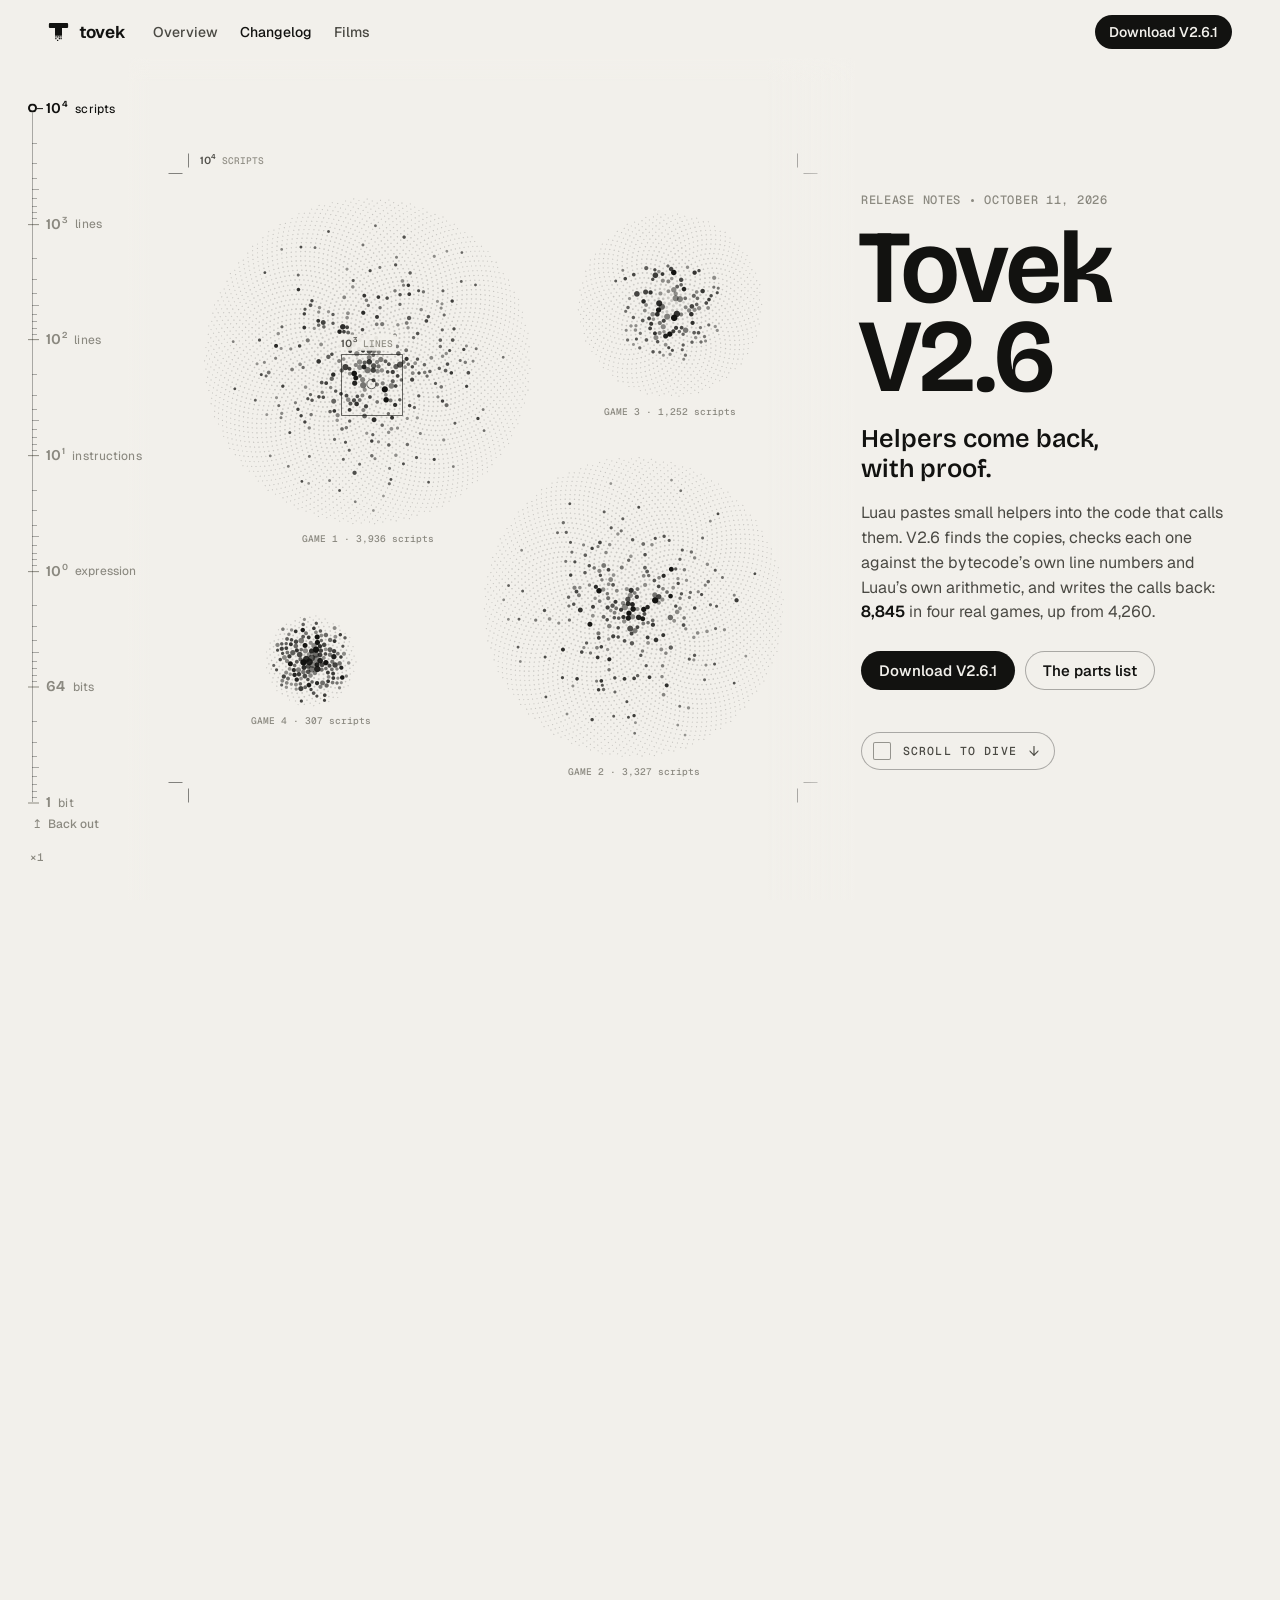
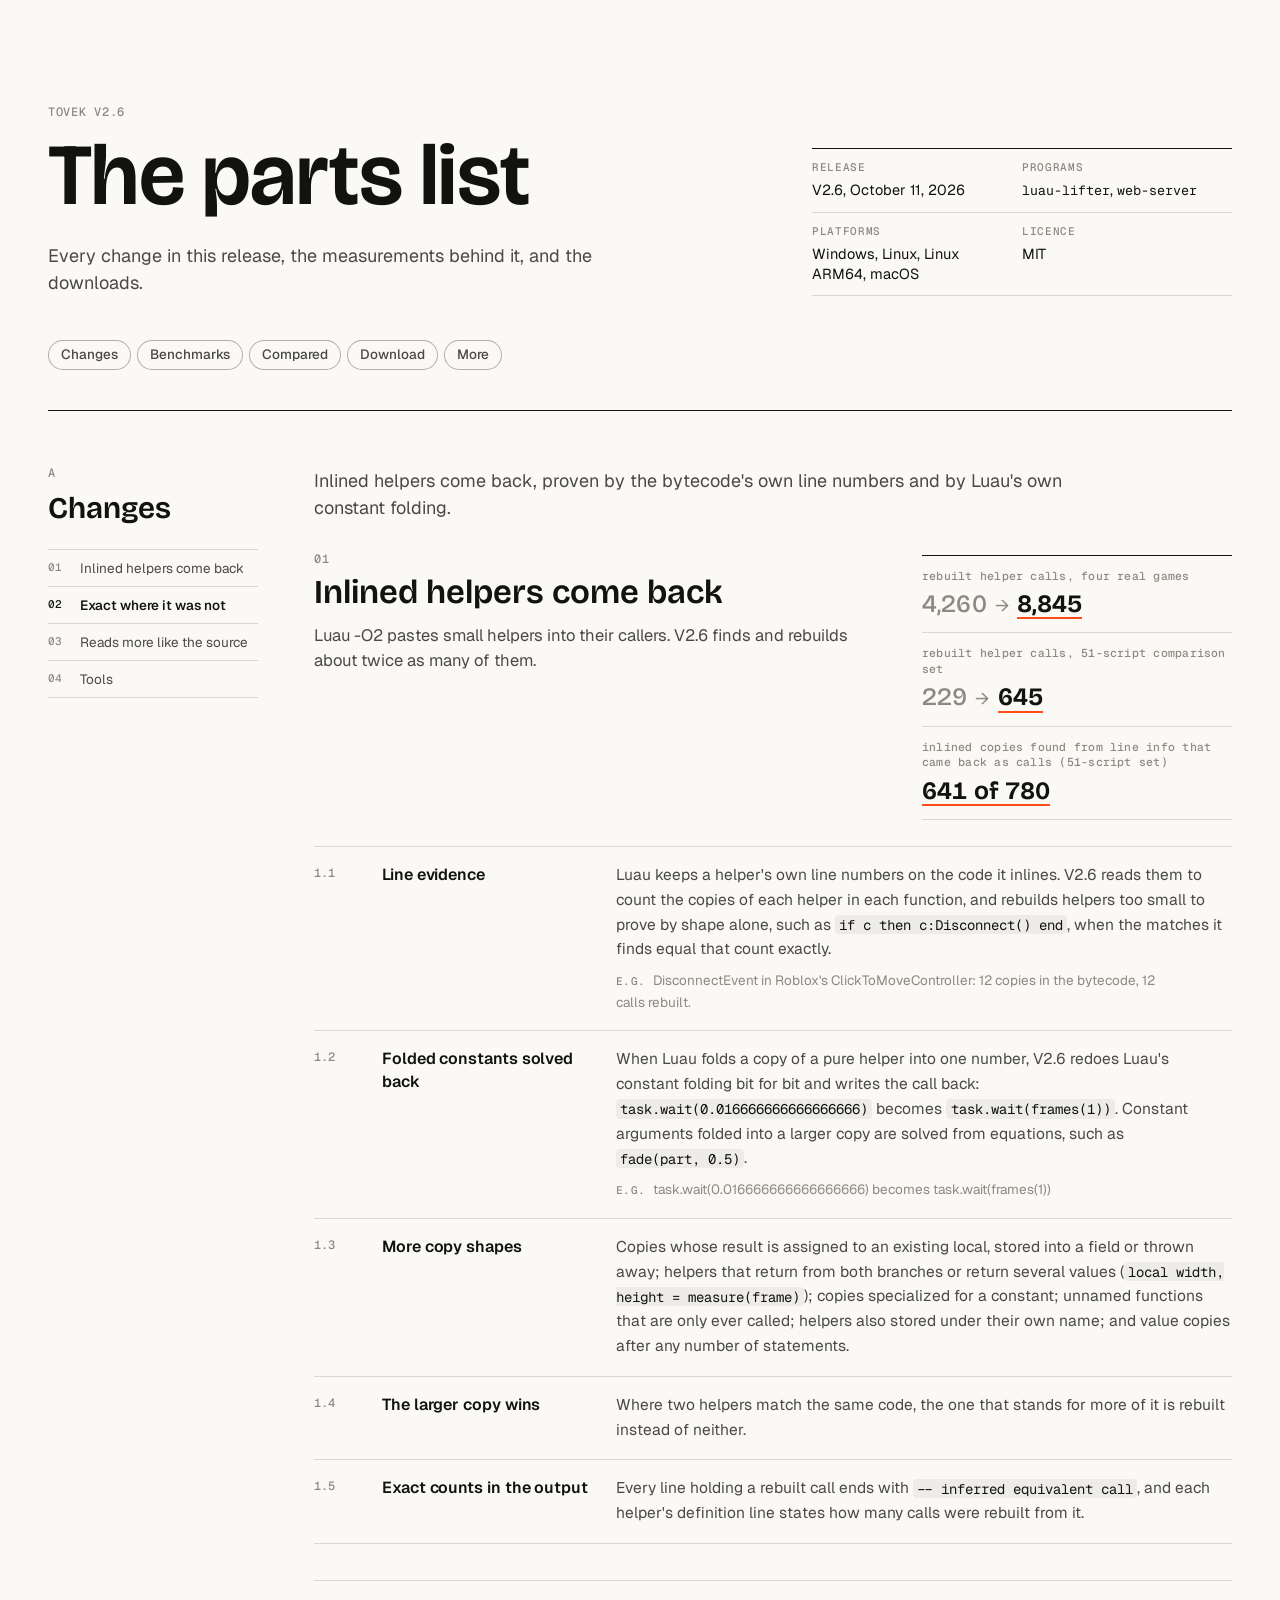
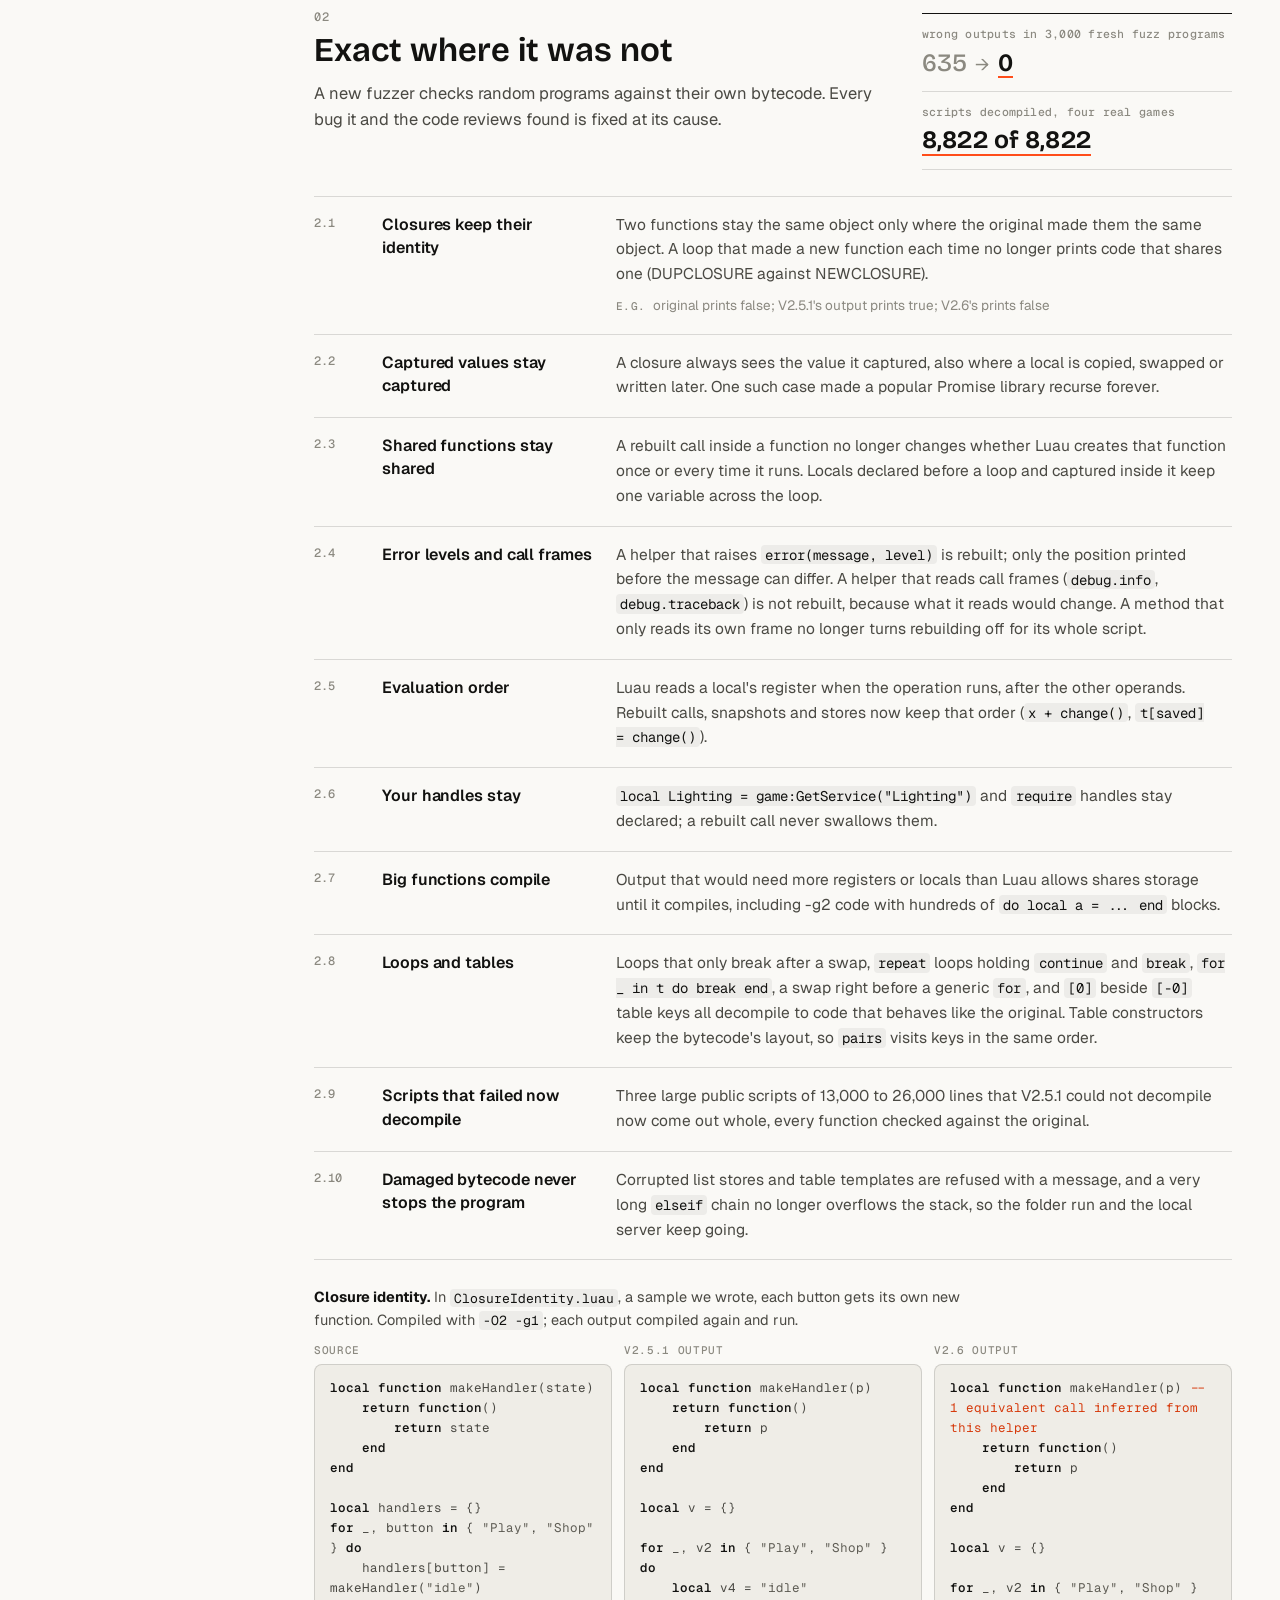
<file: docs/changelog/v2.6/index.html>
<!doctype html>
<html lang="en">
<head>
  <meta charset="utf-8">
  <meta name="viewport" content="width=device-width,initial-scale=1,viewport-fit=cover">
  <title>Tovek V2.6: helpers come back, with proof</title>
  <meta name="description" data-vc="meta_description" content="Tovek V2.6 rebuilds 8,845 inlined helper calls in four real Roblox games, up from 4,260, each proven by the bytecode&#x27;s own line numbers or by Luau&#x27;s own constant folding, with 0 wrong outputs in 3,000 fresh fuzz programs.">
  <meta name="theme-color" content="#f2f0eb">
  <meta property="og:title" content="Tovek V2.6: helpers come back, with proof">
  <meta property="og:description" data-vc="og_description" content="Inlined helpers come back, proven by line numbers and by Luau&#x27;s own arithmetic. Zoom from 8,822 scripts down to one bit.">
  <meta property="og:type" content="article">
  <meta property="og:url" content="https://kiet1308.github.io/Tovek/changelog/v2.6/">
  <meta property="og:image" content="https://kiet1308.github.io/Tovek/changelog/v2.6/og.png">
  <meta property="og:image:width" content="1200">
  <meta property="og:image:height" content="630">
  <meta property="og:image:alt" content="Tovek V2.6: a field of dots, one per script, lit where helper calls came back.">
  <meta name="twitter:card" content="summary_large_image">
  <link rel="canonical" href="https://kiet1308.github.io/Tovek/changelog/v2.6/">
  <link rel="icon" href="icon.svg" type="image/svg+xml">
  <link rel="preconnect" href="https://fonts.googleapis.com">
  <link rel="preconnect" href="https://fonts.gstatic.com" crossorigin>
  <link rel="stylesheet" href="https://fonts.googleapis.com/css2?family=Bricolage+Grotesque:opsz,wdth,wght@12..96,75..100,200..800&family=Geist:wght@300..800&family=Geist+Mono:wght@400..600&display=swap">
  <link rel="stylesheet" href="../../assets/v26/tokens.css">
  <link rel="stylesheet" href="v26.css">
  <link rel="preload" href="data/field.json" as="fetch" crossorigin>
  <script>document.documentElement.classList.add('js')</script>
  <script type="module" src="v26.js"></script>
</head>
<body>
<a class="skip" href="#parts">Skip to the parts list</a>

<header class="top" id="top">
  <a class="brand" href="../../index.html" aria-label="Tovek overview">
    <svg class="brand-mark" viewBox="64 72 384 360" aria-hidden="true"><path d="M100 88H412a20 20 0 0 1 20 20V160a20 20 0 0 1-20 20H320V320H192V180H100a20 20 0 0 1-20-20V108a20 20 0 0 1 20-20Z"/><rect x="196" y="328" width="24" height="24" rx="5"/><rect x="228" y="328" width="24" height="24" rx="5"/><rect x="260" y="328" width="24" height="24" rx="5"/><rect x="292" y="328" width="24" height="24" rx="5"/><rect x="196" y="360" width="24" height="24" rx="5"/><rect x="260" y="360" width="24" height="24" rx="5"/><rect x="292" y="360" width="24" height="24" rx="5"/><rect x="228" y="392" width="24" height="24" rx="5"/></svg>
    <span class="brand-name">tovek</span>
  </a>
  <nav class="top-nav" aria-label="Site">
    <a href="../../index.html">Overview</a>
    <a href="../../changelog.html" aria-current="page">Changelog</a>
    <a class="hide-s" href="../../watch/?film=story">Films</a>
  </nav>
  <a class="top-cta" href="#download">Download V2.6.1</a>
</header>

<main id="main">
  <section class="dive" id="dive" aria-label="Every scale">
    <div class="stage" id="stage">
      <canvas class="world" id="world" aria-hidden="true"></canvas>


      <div class="captions" id="captions">
        <article class="cap cap--hero is-on" id="intro" data-seg="hero">
          <p class="eyebrow"><span>Release notes</span><span class="dot" aria-hidden="true"></span><time data-vt="release" datetime="2026-10-11">October 11, 2026</time></p>
          <h1><span>Tovek</span> <span>V2.6</span></h1>
          <p class="promise">Helpers come back, with proof.</p>
          <p class="lead">Luau pastes small helpers into the code that calls them. V2.6 finds the copies, checks each one against the bytecode&rsquo;s own line numbers and Luau&rsquo;s own arithmetic, and writes the calls back: <b data-v="calls_v26">8,845</b> in four real games, up from <span data-v="calls_v251">4,260</span>.</p>
          <p class="actions"><a class="btn btn--ink" href="#download">Download V2.6.1</a><a class="btn" href="#parts">The parts list</a></p>
          <button class="cue" id="cue" type="button"><span class="cue-mark" aria-hidden="true"><i></i><i></i><i></i></span><span class="cue-text">Scroll to dive</span><span class="cue-arrow" aria-hidden="true">↓</span></button>
        </article>

        <article class="cap" id="l0" data-seg="l0">
          <p class="kicker"><span class="pow">10<sup>4</sup></span> scripts</p>
          <h2>Every script in four games.</h2>
          <p><span data-v="scripts">8,822</span> scripts from four real Roblox games, one dot each. The larger and darker a dot, the more helper calls Tovek rebuilt in it.</p>
          <p class="stat"><b data-v="calls_v251">4,260</b> calls in <span data-v="scripts_with_calls_v251">848</span> scripts <span class="tag">V2.5.1</span></p>
          <figure class="plate-fig" data-plate="0"><canvas></canvas></figure>
        </article>

        <article class="cap" id="l1" data-seg="l1">
          <p class="kicker"><span class="pow">10<sup>3</sup></span> lines</p>
          <h2>One script gets shorter.</h2>
          <p>Here, Roblox&rsquo;s own <code>ClickToMoveController</code>, part of the PlayerModule every game ships. Its source is public. Twelve pasted blocks of five lines become twelve calls.</p>
          <p class="stat"><span data-v="ctm_lines_v251">1,395</span> <span class="arrow" aria-hidden="true">→</span><span class="sr-only">to</span> <b data-v="ctm_lines_v26">1,306</b> lines</p>
          <figure class="plate-fig" data-plate="1"><canvas></canvas></figure>
        </article>

        <article class="cap" id="l2" data-seg="l2">
          <p class="kicker"><span class="pow">10<sup>2</sup></span> lines</p>
          <h2>Twelve copies, one helper.</h2>
          <p>Luau <code>-O2</code> pasted <code data-v="helper_name">DisconnectEvent</code> into its callers <span data-v="ctm_copies_word">twelve</span> times. V2.6 writes each copy back as a call that ends in a quiet <code class="seam">-- inferred equivalent call</code>, and the helper says how many it found.</p>
          <p class="stat"><b data-v="ctm_copies">12</b> copies in the bytecode <span class="sep" aria-hidden="true">·</span> <b data-v="ctm_rebuilt">12</b> calls rebuilt</p>
          <figure class="plate-fig" data-plate="2"><canvas></canvas></figure>
        </article>

        <article class="cap" id="l3" data-seg="l3">
          <p class="kicker"><span class="pow">10<sup>1</sup></span> instructions</p>
          <h2>The bytecode remembers its lines.</h2>
          <p>With line info (<code>-g1</code>), every instruction keeps the source line it came from. The call on line <span data-v="call_site_line">893</span> runs instructions from lines <span data-v="helper_code_lines">851 and 852</span>: the helper&rsquo;s own. So V2.6 can count the copies of helpers too small to prove by shape, and rebuilds them only when its matches equal that count.</p>
          <p class="more">The smallest copy is one instruction. In <code>SpawnShield</code>, a sample we wrote, Luau folded <code>frames(1)</code> into one number and kept line <span data-v="folded_line">11</span>.</p>
          <figure class="plate-fig" data-plate="3"><canvas></canvas></figure>
        </article>

        <article class="cap" id="l4" data-seg="l4">
          <p class="kicker"><span class="pow">10<sup>0</sup></span> expression</p>
          <h2>A number becomes a call again.</h2>
          <dl class="pair">
            <dt>V2.5.1</dt><dd><code data-v="frames_v251">task.wait(0.016666666666666666)</code></dd>
            <dt>V2.6</dt><dd><code data-v="frames_v26_code">task.wait(frames(1))</code></dd>
          </dl>
          <p>V2.6 folds <code>frames(1)</code> the way Luau does, gets the same number and writes the call back. A number that is exactly a fraction prints as one: <code data-v="fraction_v26_value">2 / 3</code>.</p>
          <figure class="plate-fig" data-plate="4"><canvas></canvas></figure>
        </article>

        <article class="cap" id="l5" data-seg="l5">
          <p class="kicker"><span class="pow">64</span> bits</p>
          <h2>Bit for bit.</h2>
          <p>The constant in the bytecode, Luau&rsquo;s own fold of <code>1 / 60</code>, and IEEE division agree on all 64 bits: <code data-v="bits_hex">0x3F91111111111111</code>.</p>
          <figure class="plate-fig" data-plate="5"><canvas></canvas></figure>
        </article>

        <article class="cap" id="l6" data-seg="l6">
          <p class="kicker"><span class="pow">1</span> bit</p>
          <h2>One bit is the difference.</h2>
          <p>One bit lower is <code data-v="bits_down">0.016666666666666663</code>. One higher is <code data-v="bits_up">0.01666666666666667</code>. Neither would match. V2.6 rebuilds a folded call only when every bit is the same: proven, not guessed.</p>
          <figure class="plate-fig" data-plate="6"><canvas></canvas></figure>
        </article>

        <article class="cap cap--finale" id="lit" data-seg="lit">
          <p class="kicker"><span class="pow">10<sup>4</sup></span> scripts, lit by V2.6</p>
          <h2><b class="count" id="lit-count" data-v="calls_v26">8,845</b> calls rebuilt.</h2>
          <p>Back at every script in the four games. V2.6 rebuilds <span data-v="calls_v26">8,845</span> helper calls in <span data-v="scripts_with_calls_v26">1,089</span> scripts, up from <span data-v="calls_v251">4,260</span> in <span data-v="scripts_with_calls_v251">848</span>, and prints <span data-v="nonblank_pct">11.6%</span> fewer lines.</p>
          <p class="stat"><b data-v="fuzz_v26_failed">0</b> wrong outputs in <span data-v="fuzz_programs">3,000</span> fresh fuzz programs <span class="tag">V2.5.1: <span data-v="fuzz_v251_failed">635</span></span></p>
          <p class="actions"><a class="btn btn--ink" href="#parts">Read the parts list</a><a class="btn" href="../../watch/?film=story">Watch the story</a></p>
          <figure class="plate-fig" data-plate="lit"><canvas></canvas></figure>
        </article>
      </div>

      <nav class="ruler" id="ruler" aria-label="Scale">
        <ol class="ruler-ticks">
          <li><a href="#l0" data-level="0"><span class="pow">10<sup>4</sup></span><span class="unit">scripts</span></a></li>
          <li><a href="#l1" data-level="1"><span class="pow">10<sup>3</sup></span><span class="unit">lines</span></a></li>
          <li><a href="#l2" data-level="2"><span class="pow">10<sup>2</sup></span><span class="unit">lines</span></a></li>
          <li><a href="#l3" data-level="3"><span class="pow">10<sup>1</sup></span><span class="unit">instructions</span></a></li>
          <li><a href="#l4" data-level="4"><span class="pow">10<sup>0</sup></span><span class="unit">expression</span></a></li>
          <li><a href="#l5" data-level="5"><span class="pow">64</span><span class="unit">bits</span></a></li>
          <li><a href="#l6" data-level="6"><span class="pow">1</span><span class="unit">bit</span></a></li>
        </ol>
        <div class="ruler-rail" aria-hidden="true"><span class="ruler-fill" id="ruler-fill"></span><span class="ruler-head" id="ruler-head"></span></div>
        <a class="ruler-out" href="#lit" data-level="lit"><span aria-hidden="true">↥</span> Back out</a>
      </nav>

      <p class="readout" id="readout" aria-hidden="true">×1</p>
    </div>
  </section>

  <section class="parts" id="parts" aria-labelledby="parts-title">
    <header class="parts-head">
      <p class="kicker">Tovek V2.6</p>
      <h2 id="parts-title">The parts list</h2>
      <p class="parts-lead">Every change in this release, the measurements behind it, and the downloads.</p>
      <dl class="spec-meta">
        <div><dt>Release</dt><dd>V2.6, <time data-vt="release" datetime="2026-10-11">October 11, 2026</time></dd></div>
        <div><dt>Programs</dt><dd><code>luau-lifter</code>, <code>web-server</code></dd></div>
        <div><dt>Platforms</dt><dd>Windows, Linux, Linux ARM64, macOS</dd></div>
        <div><dt>Licence</dt><dd>MIT</dd></div>
      </dl>
      <nav class="parts-toc" aria-label="Parts list">
        <a href="#changes">Changes</a><a href="#benchmarks">Benchmarks</a><a href="#compared">Compared</a><a href="#download">Download</a><a href="#more">More</a>
      </nav>
    </header>

    <section class="block" id="changes" aria-labelledby="changes-title">
      <div class="block-side"><h3 class="block-title" id="changes-title"><span class="no">A</span>Changes</h3><!-- gen:changes-index --><ol class="block-index"><li><a href="#theme-helpers"><span>01</span>Inlined helpers come back</a></li><li><a href="#theme-exact"><span>02</span>Exact where it was not</a></li><li><a href="#theme-reads"><span>03</span>Reads more like the source</a></li><li><a href="#theme-tools"><span>04</span>Tools</a></li></ol><!-- /gen:changes-index --></div>
      <nav class="block-chips" aria-label="Changes, by theme"><!-- gen:changes-index --><ol class="block-index"><li><a href="#theme-helpers"><span>01</span>Inlined helpers come back</a></li><li><a href="#theme-exact"><span>02</span>Exact where it was not</a></li><li><a href="#theme-reads"><span>03</span>Reads more like the source</a></li><li><a href="#theme-tools"><span>04</span>Tools</a></li></ol><!-- /gen:changes-index --></nav>
<!-- gen:changes -->
<p class="block-lead">Inlined helpers come back, proven by the bytecode's own line numbers and by Luau's own constant folding.</p>
<article class="theme" id="theme-helpers"><header class="theme-head"><p class="theme-no">01</p><h4>Inlined helpers come back</h4><p class="theme-sum">Luau -O2 pastes small helpers into their callers. V2.6 finds and rebuilds about twice as many of them.</p></header><dl class="figures"><div><dt>rebuilt helper calls, four real games</dt><dd><span class="from">4,260</span><span class="to" aria-hidden="true">→</span><span class="sr-only">to</span><b>8,845</b></dd></div><div><dt>rebuilt helper calls, 51-script comparison set</dt><dd><span class="from">229</span><span class="to" aria-hidden="true">→</span><span class="sr-only">to</span><b>645</b></dd></div><div><dt>inlined copies found from line info that came back as calls (51-script set)</dt><dd><b>641 of 780</b></dd></div></dl><ol class="items"><li><span class="item-no">1.1</span><h5>Line evidence</h5><div class="item-text"><p>Luau keeps a helper's own line numbers on the code it inlines. V2.6 reads them to count the copies of each helper in each function, and rebuilds helpers too small to prove by shape alone, such as <code>if c then c:Disconnect() end</code>, when the matches it finds equal that count exactly.</p><p class="eg">DisconnectEvent in Roblox's ClickToMoveController: 12 copies in the bytecode, 12 calls rebuilt.</p></div></li><li><span class="item-no">1.2</span><h5>Folded constants solved back</h5><div class="item-text"><p>When Luau folds a copy of a pure helper into one number, V2.6 redoes Luau's constant folding bit for bit and writes the call back: <code>task.wait(0.016666666666666666)</code> becomes <code>task.wait(frames(1))</code>. Constant arguments folded into a larger copy are solved from equations, such as <code>fade(part, 0.5)</code>.</p><p class="eg">task.wait(0.016666666666666666) becomes task.wait(frames(1))</p></div></li><li><span class="item-no">1.3</span><h5>More copy shapes</h5><div class="item-text"><p>Copies whose result is assigned to an existing local, stored into a field or thrown away; helpers that return from both branches or return several values (<code>local width, height = measure(frame)</code>); copies specialized for a constant; unnamed functions that are only ever called; helpers also stored under their own name; and value copies after any number of statements.</p></div></li><li><span class="item-no">1.4</span><h5>The larger copy wins</h5><div class="item-text"><p>Where two helpers match the same code, the one that stands for more of it is rebuilt instead of neither.</p></div></li><li><span class="item-no">1.5</span><h5>Exact counts in the output</h5><div class="item-text"><p>Every line holding a rebuilt call ends with <code class="seam">-- inferred equivalent call</code>, and each helper's definition line states how many calls were rebuilt from it.</p></div></li></ol></article>
<article class="theme" id="theme-exact"><header class="theme-head"><p class="theme-no">02</p><h4>Exact where it was not</h4><p class="theme-sum">A new fuzzer checks random programs against their own bytecode. Every bug it and the code reviews found is fixed at its cause.</p></header><dl class="figures"><div><dt>wrong outputs in 3,000 fresh fuzz programs</dt><dd><span class="from">635</span><span class="to" aria-hidden="true">→</span><span class="sr-only">to</span><b>0</b></dd></div><div><dt>scripts decompiled, four real games</dt><dd><b>8,822 of 8,822</b></dd></div></dl><ol class="items"><li><span class="item-no">2.1</span><h5>Closures keep their identity</h5><div class="item-text"><p>Two functions stay the same object only where the original made them the same object. A loop that made a new function each time no longer prints code that shares one (DUPCLOSURE against NEWCLOSURE).</p><p class="eg">original prints false; V2.5.1's output prints true; V2.6's prints false</p></div></li><li><span class="item-no">2.2</span><h5>Captured values stay captured</h5><div class="item-text"><p>A closure always sees the value it captured, also where a local is copied, swapped or written later. One such case made a popular Promise library recurse forever.</p></div></li><li><span class="item-no">2.3</span><h5>Shared functions stay shared</h5><div class="item-text"><p>A rebuilt call inside a function no longer changes whether Luau creates that function once or every time it runs. Locals declared before a loop and captured inside it keep one variable across the loop.</p></div></li><li><span class="item-no">2.4</span><h5>Error levels and call frames</h5><div class="item-text"><p>A helper that raises <code>error(message, level)</code> is rebuilt; only the position printed before the message can differ. A helper that reads call frames (<code>debug.info</code>, <code>debug.traceback</code>) is not rebuilt, because what it reads would change. A method that only reads its own frame no longer turns rebuilding off for its whole script.</p></div></li><li><span class="item-no">2.5</span><h5>Evaluation order</h5><div class="item-text"><p>Luau reads a local's register when the operation runs, after the other operands. Rebuilt calls, snapshots and stores now keep that order (<code>x + change()</code>, <code>t[saved] = change()</code>).</p></div></li><li><span class="item-no">2.6</span><h5>Your handles stay</h5><div class="item-text"><p><code>local Lighting = game:GetService("Lighting")</code> and <code>require</code> handles stay declared; a rebuilt call never swallows them.</p></div></li><li><span class="item-no">2.7</span><h5>Big functions compile</h5><div class="item-text"><p>Output that would need more registers or locals than Luau allows shares storage until it compiles, including -g2 code with hundreds of <code>do local a = ... end</code> blocks.</p></div></li><li><span class="item-no">2.8</span><h5>Loops and tables</h5><div class="item-text"><p>Loops that only break after a swap, <code>repeat</code> loops holding <code>continue</code> and <code>break</code>, <code>for _ in t do break end</code>, a swap right before a generic <code>for</code>, and <code>[0]</code> beside <code>[-0]</code> table keys all decompile to code that behaves like the original. Table constructors keep the bytecode's layout, so <code>pairs</code> visits keys in the same order.</p></div></li><li><span class="item-no">2.9</span><h5>Scripts that failed now decompile</h5><div class="item-text"><p>Three large public scripts of 13,000 to 26,000 lines that V2.5.1 could not decompile now come out whole, every function checked against the original.</p></div></li><li><span class="item-no">2.10</span><h5>Damaged bytecode never stops the program</h5><div class="item-text"><p>Corrupted list stores and table templates are refused with a message, and a very long <code>elseif</code> chain no longer overflows the stack, so the folder run and the local server keep going.</p></div></li></ol><figure class="case"><figcaption><b>Closure identity.</b> In <code>ClosureIdentity.luau</code>, a sample we wrote, each button gets its own new function. Compiled with <code>-O2 -g1</code>; each output compiled again and run.</figcaption><div class="case-grid"><div class="case-col case-col--ref"><p class="case-label">Source</p><pre class="code code--light"><code><span class="k">local</span> <span class="k">function</span> makeHandler(state)
    <span class="k">return</span> <span class="k">function</span>()
        <span class="k">return</span> state
    <span class="k">end</span>
<span class="k">end</span>

<span class="k">local</span> handlers = {}
<span class="k">for</span> _, button <span class="k">in</span> { <span class="s">"Play"</span>, <span class="s">"Shop"</span> } <span class="k">do</span>
    handlers[button] = makeHandler(<span class="s">"idle"</span>)
<span class="k">end</span>
print(handlers.Play == handlers.Shop)</code></pre><p class="case-out">prints <b>false</b><span class="op">NEWCLOSURE</span><span class="verdict">the original</span></p></div><div class="case-col case-col--bad"><p class="case-label">V2.5.1 output</p><pre class="code code--light"><code><span class="k">local</span> <span class="k">function</span> makeHandler(p)
    <span class="k">return</span> <span class="k">function</span>()
        <span class="k">return</span> p
    <span class="k">end</span>
<span class="k">end</span>

<span class="k">local</span> v = {}

<span class="k">for</span> _, v2 <span class="k">in</span> { <span class="s">"Play"</span>, <span class="s">"Shop"</span> } <span class="k">do</span>
    <span class="k">local</span> v4 = <span class="s">"idle"</span>

    v[v2] = <span class="k">function</span>()
        <span class="k">return</span> v4
    <span class="k">end</span>
<span class="k">end</span>

print(v.Play == v.Shop)</code></pre><p class="case-out">prints <b>true</b><span class="op">DUPCLOSURE</span><span class="verdict">not what the original prints</span></p></div><div class="case-col case-col--ok"><p class="case-label">V2.6 output</p><pre class="code code--light"><code><span class="k">local</span> <span class="k">function</span> makeHandler(p) <span class="seam">-- 1 equivalent call inferred from this helper</span>
    <span class="k">return</span> <span class="k">function</span>()
        <span class="k">return</span> p
    <span class="k">end</span>
<span class="k">end</span>

<span class="k">local</span> v = {}

<span class="k">for</span> _, v2 <span class="k">in</span> { <span class="s">"Play"</span>, <span class="s">"Shop"</span> } <span class="k">do</span>
    v[v2] = makeHandler(<span class="s">"idle"</span>) <span class="seam">-- inferred equivalent call</span>
<span class="k">end</span>

print(v.Play == v.Shop)</code></pre><p class="case-out">prints <b>false</b><span class="op">NEWCLOSURE</span><span class="verdict">same as the original</span></p></div></div></figure></article>
<article class="theme" id="theme-reads"><header class="theme-head"><p class="theme-no">03</p><h4>Reads more like the source</h4><p class="theme-sum">Shorter, tidier output with names closer to what people write.</p></header><dl class="figures"><div><dt>non-blank output lines, four real games</dt><dd><span class="from">1,168,956</span><span class="to" aria-hidden="true">→</span><span class="sr-only">to</span><b>1,033,069</b></dd></div><div><dt>output lines, 51-script set</dt><dd><span class="from">28,813</span><span class="to" aria-hidden="true">→</span><span class="sr-only">to</span><b>26,632</b></dd></div><div><dt>source names recovered, 13 public modules</dt><dd><span class="from">282</span><span class="to" aria-hidden="true">→</span><span class="sr-only">to</span><b>318</b> <span class="of">of 1,039</span></dd></div></dl><ol class="items"><li><span class="item-no">3.1</span><h5>Exact fractions</h5><div class="item-text"><p>A number that is exactly p / q prints as that fraction when it is bit-equal and shorter, over the denominator the source most likely used: <code>2 / 3</code>, <code>190 / 255</code>, frames over 60.</p><p class="eg">clone.Transparency = 0.6666666666666666 becomes clone.Transparency = 2 / 3</p></div></li><li><span class="item-no">3.2</span><h5>Layout</h5><div class="item-text"><p>Short tables on one line, call arguments within a width budget, long conditions wrapped, one multi-line list element per line, <code>--!native</code> and <code>@native</code> restored, and a comparison inside a comparison in parentheses.</p></div></li><li><span class="item-no">3.3</span><h5>Names</h5><div class="item-text"><p>Acronyms as one word, a private <code>_</code> prefix dropped, the source's own spelling for aliases and unused imports, <code>xpcall</code> named like <code>pcall</code>, nested loop counters <code>i</code>, <code>j</code>, <code>k</code>, suffixes the source wrote, such as <code>Part_2</code>, kept, and a recursive call no longer blocks the name another caller gives a parameter.</p></div></li></ol></article>
<article class="theme" id="theme-tools"><header class="theme-head"><p class="theme-no">04</p><h4>Tools</h4><p class="theme-sum">One new flag and faster formatting.</p></header><ol class="items"><li><span class="item-no">4.1</span><h5>Roblox bytecode without -e</h5><div class="item-text"><p>Single-file mode reads Roblox client bytecode (from <code>getscriptbytecode</code>) without the <code>-e</code> flag, and reports bad arguments instead of exiting silently.</p></div></li><li><span class="item-no">4.2</span><h5>--stats-json</h5><div class="item-text"><p><code>decompile-folder --stats-json &lt;file&gt;</code> writes, per script, the calls V2.6 rebuilt (by kind), the helpers, and why a helper or a site was refused.</p></div></li><li><span class="item-no">4.3</span><h5>Faster formatting</h5><div class="item-text"><p>Repeated formatter work is gone and cached batches run in parallel. A pathological script of twenty nested string formats went from 7.6 s to 0.15 s.</p></div></li></ol></article>
<!-- /gen:changes -->
    </section>

    <section class="block" id="benchmarks" aria-labelledby="bench-title">
      <h3 class="block-title" id="bench-title"><span class="no">B</span>Benchmarks</h3>
<!-- gen:bench -->
<p class="block-lead">Measured on every script with bytecode in four real Roblox games, 8,822 scripts, with the published V2.5.1 binary and V2.6.</p>
<div class="table-wrap"><table class="spec">
<caption class="sr-only">V2.5.1 and V2.6 on 8,822 scripts from four games</caption>
<thead><tr><th scope="col"><span class="sr-only">Measure</span></th><th scope="col">V2.5.1</th><th scope="col" class="v26">V2.6</th><th scope="col">Change</th></tr></thead>
<tbody><tr><th scope="row">Scripts decompiled</th><td>8,822 of 8,822</td><td class="v26">8,822 of 8,822</td><td class="chg">all</td></tr><tr><th scope="row">Rebuilt helper calls</th><td>4,260</td><td class="v26">8,845</td><td class="chg">+4,585 <small>×2.08</small></td></tr><tr><th scope="row">Scripts with a rebuilt call</th><td>848</td><td class="v26">1,089</td><td class="chg">+241</td></tr><tr><th scope="row">Non-blank output lines</th><td>1,168,956</td><td class="v26">1,033,069</td><td class="chg">−11.6%</td></tr><tr><th scope="row">All output lines</th><td>1,290,091</td><td class="v26">1,150,394</td><td class="chg">−10.8%</td></tr></tbody></table></div>
<div class="table-wrap"><table class="spec spec--games">
<caption>By game</caption>
<thead><tr><th scope="col">Game</th><th scope="col">Scripts</th><th scope="col">Rebuilt calls, V2.5.1 → V2.6</th><th scope="col">Non-blank lines</th></tr></thead>
<tbody><tr><th scope="row">Game 1</th><td>3,936</td><td class="barcell"><span class="bars"><span class="bar" style="--w:41.24%" aria-hidden="true"></span><span class="bar bar--accent" style="--w:100.00%" aria-hidden="true"></span></span><span class="pair-n">1,300 <span aria-hidden="true">→</span><span class="sr-only">to</span> <b>3,152</b></span></td><td>451,166 <span aria-hidden="true">→</span><span class="sr-only">to</span> 404,473</td></tr><tr><th scope="row">Game 2</th><td>3,327</td><td class="barcell"><span class="bars"><span class="bar" style="--w:30.81%" aria-hidden="true"></span><span class="bar bar--accent" style="--w:81.88%" aria-hidden="true"></span></span><span class="pair-n">971 <span aria-hidden="true">→</span><span class="sr-only">to</span> <b>2,581</b></span></td><td>376,075 <span aria-hidden="true">→</span><span class="sr-only">to</span> 340,022</td></tr><tr><th scope="row">Game 3</th><td>1,252</td><td class="barcell"><span class="bars"><span class="bar" style="--w:21.03%" aria-hidden="true"></span><span class="bar bar--accent" style="--w:33.76%" aria-hidden="true"></span></span><span class="pair-n">663 <span aria-hidden="true">→</span><span class="sr-only">to</span> <b>1,064</b></span></td><td>240,729 <span aria-hidden="true">→</span><span class="sr-only">to</span> 192,136</td></tr><tr><th scope="row">Game 4</th><td>307</td><td class="barcell"><span class="bars"><span class="bar" style="--w:42.07%" aria-hidden="true"></span><span class="bar bar--accent" style="--w:64.97%" aria-hidden="true"></span></span><span class="pair-n">1,326 <span aria-hidden="true">→</span><span class="sr-only">to</span> <b>2,048</b></span></td><td>100,986 <span aria-hidden="true">→</span><span class="sr-only">to</span> 96,438</td></tr></tbody></table></div>
<p class="fine">V2.6 counts rebuilt calls with <code>--stats-json</code>; V2.5.1 by its printed call-site comments, the rule behind the 4,260 in its release notes. Counted the same way for both, by printed comments: 4,260 → 8,473.</p>
<div class="table-wrap"><table class="spec spec--fuzz">
<caption>Fuzzing: 3,000 fresh programs</caption>
<thead><tr><th scope="col"><span class="sr-only">Version</span></th><th scope="col">Passed</th><th scope="col">Wrong output</th><th scope="col">Refused</th><th scope="col">Invalid</th></tr></thead>
<tbody><tr><th scope="row">V2.5.1</th><td>2,234</td><td class="wrong">635</td><td>0</td><td>131</td></tr><tr><th scope="row">V2.6</th><td>2,580</td><td class="wrong zero">0</td><td>289</td><td>131</td></tr></tbody></table></div>
<p class="fine">Typed random Luau programs, 1,000 seeds at <code>-O0</code>, <code>-O1</code> and <code>-O2</code>, half of them with patched bytecode, each decompiled, compiled again and run beside its own bytecode. Refused: the decompiler declined (only expected on patched bytecode). Invalid: the generated program itself does not compile (e.g. register limit). The families of the grammar come from bug classes that reviews found, many of them during V2.6 work, so these programs are harder for V2.5.1 than ordinary game code.</p>
<p class="fine">Roblox&rsquo;s public <code>ClickToMoveController</code>: 1,395 → 1,306 lines, 14 → 35 rebuilt calls. These runs measure output, not speed.</p>
<!-- /gen:bench -->
    </section>

    <section class="block" id="compared" aria-labelledby="compared-title">
      <h3 class="block-title" id="compared-title"><span class="no">C</span>Compared</h3>
<!-- gen:compare -->
<p class="block-lead">51 Luau scripts: 14 public open-source modules and 37 scripts from real games, decompiled by Tovek V2.5.1, Tovek V2.6 and luacid. luacid&rsquo;s outputs were saved with each sample.</p>
<div class="table-wrap"><table class="spec spec--compare">
<caption class="sr-only">Tovek V2.5.1, Tovek V2.6 and luacid on 51 scripts</caption>
<thead><tr><th scope="col"><span class="sr-only">Measure</span></th><th scope="col">Tovek V2.5.1</th><th scope="col" class=v26>Tovek V2.6</th><th scope="col">luacid</th></tr></thead>
<tbody><tr><th scope="row">Rebuilt helper calls<small>more is better</small></th><td class="">229</td><td class="lead v26">645<span class=sr-only> (leads)</span></td><td class="">509</td></tr><tr><th scope="row">Non-blank lines<small>fewer is shorter</small></th><td class="">28,813</td><td class="v26">26,632</td><td class="lead ">25,566<span class=sr-only> (leads)</span></td></tr><tr><th scope="row">Generated names (<code>v1</code>, <code>p2</code>)<small>share of declared names, lower is better</small></th><td class="">30.5%</td><td class="lead v26">29.7%<span class=sr-only> (leads)</span></td><td class="">46.2%</td></tr><tr><th scope="row">Source names recovered<small>13 public modules</small></th><td class="">27.1%</td><td class="lead v26">30.6%<span class=sr-only> (leads)</span></td><td class="">24.0%</td></tr><tr><th scope="row">Token similarity to the source<small>13 public modules</small></th><td class="">0.724</td><td class="lead v26">0.737<span class=sr-only> (leads)</span></td><td class="">0.730</td></tr></tbody></table></div>
<div class="honest">
<p><b>Where V2.6 leads:</b> rebuilt calls, fewer generated names, source names, token similarity to the source. Of the inlined copies of named helpers that line info shows, 641 of 780 came back as calls (82%).</p>
<p><b>Where it does not:</b> luacid leads on length (fewer lines).</p>
</div>
<!-- /gen:compare -->
    </section>

    <section class="block" id="download" aria-labelledby="download-title">
      <h3 class="block-title" id="download-title"><span class="no">D</span>Download V2.6.1</h3>
      <p class="block-lead">V2.6.1 is the latest patch for V2.6. It fixes shared loop returns that could stop scripts such as <code>Events.lua</code> from decompiling. <a href="https://github.com/Kiet1308/Tovek/releases/tag/v2.6.1">Read the patch notes</a>.</p>
      <div class="dl-grid">
        <a class="dl" href="https://github.com/Kiet1308/Tovek/releases/download/v2.6.1/Tovek-V2.6.1-windows-x86_64.zip"><b>Windows</b><span>x86_64 · ZIP</span><i aria-hidden="true">↓</i></a>
        <a class="dl" href="https://github.com/Kiet1308/Tovek/releases/download/v2.6.1/Tovek-V2.6.1-linux-x86_64.tar.gz"><b>Linux</b><span>x86_64 · glibc 2.35+</span><i aria-hidden="true">↓</i></a>
        <a class="dl" href="https://github.com/Kiet1308/Tovek/releases/download/v2.6.1/Tovek-V2.6.1-linux-aarch64.tar.gz"><b>Linux ARM64</b><span>aarch64 · glibc 2.35+</span><i aria-hidden="true">↓</i></a>
        <a class="dl" href="https://github.com/Kiet1308/Tovek/releases/download/v2.6.1/Tovek-V2.6.1-macos-aarch64.tar.gz"><b>macOS</b><span>Apple silicon · aarch64</span><i aria-hidden="true">↓</i></a>
      </div>
      <div class="dl-notes">
        <p>Each download holds <code>luau-lifter</code>, <code>web-server</code> and the licence. Check them against <a href="https://github.com/Kiet1308/Tovek/releases/download/v2.6.1/SHA256SUMS.txt">SHA256SUMS.txt</a>.</p>
        <pre class="code code--light"><code>luau-lifter <span class="nw">decompile-folder</span> &lt;in&gt; &lt;out&gt; <span class="nw">--stats-json</span> stats.json</code></pre>
        <p class="fine">New in V2.6: <code>--stats-json &lt;file&gt;</code> writes, per script, the calls V2.6 rebuilt, the helpers, and why a helper or a call site was refused. On macOS, if Gatekeeper blocks the files, run <code>xattr -d com.apple.quarantine luau-lifter web-server</code> in the extracted folder.</p>
      </div>
    </section>

    <section class="block" id="more" aria-labelledby="more-title">
      <h3 class="block-title" id="more-title"><span class="no">E</span>More</h3>
      <div class="more-grid">
        <a class="film-card" href="../../watch/?film=story">
          <span class="film-kicker">Film</span>
          <b>The story of Tovek</b>
          <span>One function, decompiled by medal and by every release since beta 0.1.</span>
          <span class="film-time"><!-- gen:film --><span class="film-line" aria-hidden="true"><i class="" style="--x:0.000%"></i><i class="" style="--x:5.882%"></i><i class="" style="--x:11.765%"></i><i class="" style="--x:17.647%"></i><i class="" style="--x:23.529%"></i><i class="" style="--x:29.412%"></i><i class="" style="--x:35.294%"></i><i class="" style="--x:41.176%"></i><i class="" style="--x:47.059%"></i><i class="" style="--x:52.941%"></i><i class="" style="--x:58.824%"></i><i class="" style="--x:64.706%"></i><i class="" style="--x:70.588%"></i><i class="" style="--x:76.471%"></i><i class="" style="--x:82.353%"></i><i class="" style="--x:88.235%"></i><i class="" style="--x:94.118%"></i><i class="now" style="--x:100.000%"></i></span><span class="film-ends"><span>medal 2022</span><span>17 releases in 114 days</span><span>V2.6</span></span><!-- /gen:film --></span>
          <i class="play" aria-hidden="true"><svg viewBox="0 0 24 24"><path d="M8 5.6v12.8a.8.8 0 0 0 1.2.7l10.2-6.4a.8.8 0 0 0 0-1.4L9.2 4.9A.8.8 0 0 0 8 5.6Z"/></svg></i>
        </a>
        <nav class="earlier" aria-label="Earlier releases">
          <p class="earlier-title">Earlier releases</p>
          <a href="../v2.5/"><b>V2.5</b><span>Faithful decompilation, fuzz 198 → 0</span><time datetime="2026-10-02">Oct 2</time></a>
          <a href="../v2.1/"><b>V2.1</b><span>Twice as fast, bytecode v14</span><time datetime="2026-09-28">Sep 28</time></a>
          <a href="../v2/"><b>V2</b><span>A new generation</span><time datetime="2026-09-19">Sep 19</time></a>
          <a href="https://github.com/Kiet1308/Tovek/releases?q=beta"><b>Betas</b><span>0.1 to 0.9, on GitHub</span><time datetime="2026-06-19">Jun 19</time></a>
          <a href="../../changelog.html"><b>All releases</b><span>The changelog</span><i aria-hidden="true">→</i></a>
        </nav>
      </div>
<!-- gen:provenance -->
<div class="provenance">
<p class="prov-title">Where the numbers come from</p>
<p>Every number and every code sample on this page is read from these files, which one script produces from real runs: <a href="data/changes.json">changes.json</a> <a href="data/compare.json">compare.json</a> <a href="data/dive.json">dive.json</a> <a href="data/expression.json">expression.json</a> <a href="data/field.json">field.json</a> <a href="data/fuzz.json">fuzz.json</a> <a href="data/lines.json">lines.json</a> <a href="data/manifest.json">manifest.json</a> <a href="data/number.json">number.json</a> <a href="data/opcode.json">opcode.json</a> <a href="data/script.json">script.json</a> <a href="data/script_text.json">script_text.json</a>.</p>
<p class="fine">V2.5.1 binary: <code>8df15ad38731a1b1…</code> (github.com/Kiet1308/Tovek/releases/tag/v2.5.1 (Windows zip)). V2.6 binary: <code>16d618191c03b9c3…</code>.</p>
</div>
<!-- /gen:provenance -->
    </section>
  </section>
</main>

<footer class="foot">
  <div class="foot-inner">
    <p>Built on <a href="https://github.com/Stefanuk12/medal-decompiler">medal</a>, originally by Jujhar Singh and Mathias Pedersen. In memory of Jujhar Singh (KowalskiFX) and Mathias Pedersen (Costomality).</p>
    <nav aria-label="Footer">
      <a href="../../index.html">Overview</a>
      <a href="../../changelog.html">Changelog</a>
      <a href="../../watch/?film=story">Films</a>
      <a href="https://github.com/Kiet1308/Tovek">GitHub ↗</a>
      <a href="https://discord.gg/phY6VUDSF7">Discord ↗</a>
    </nav>
    <p class="fine">© 2026 Tovek · <a href="https://github.com/Kiet1308/Tovek/blob/main/LICENSE.txt">MIT licensed</a> · Tovek V2.6</p>
  </div>
</footer>
</body>
</html>
</file>
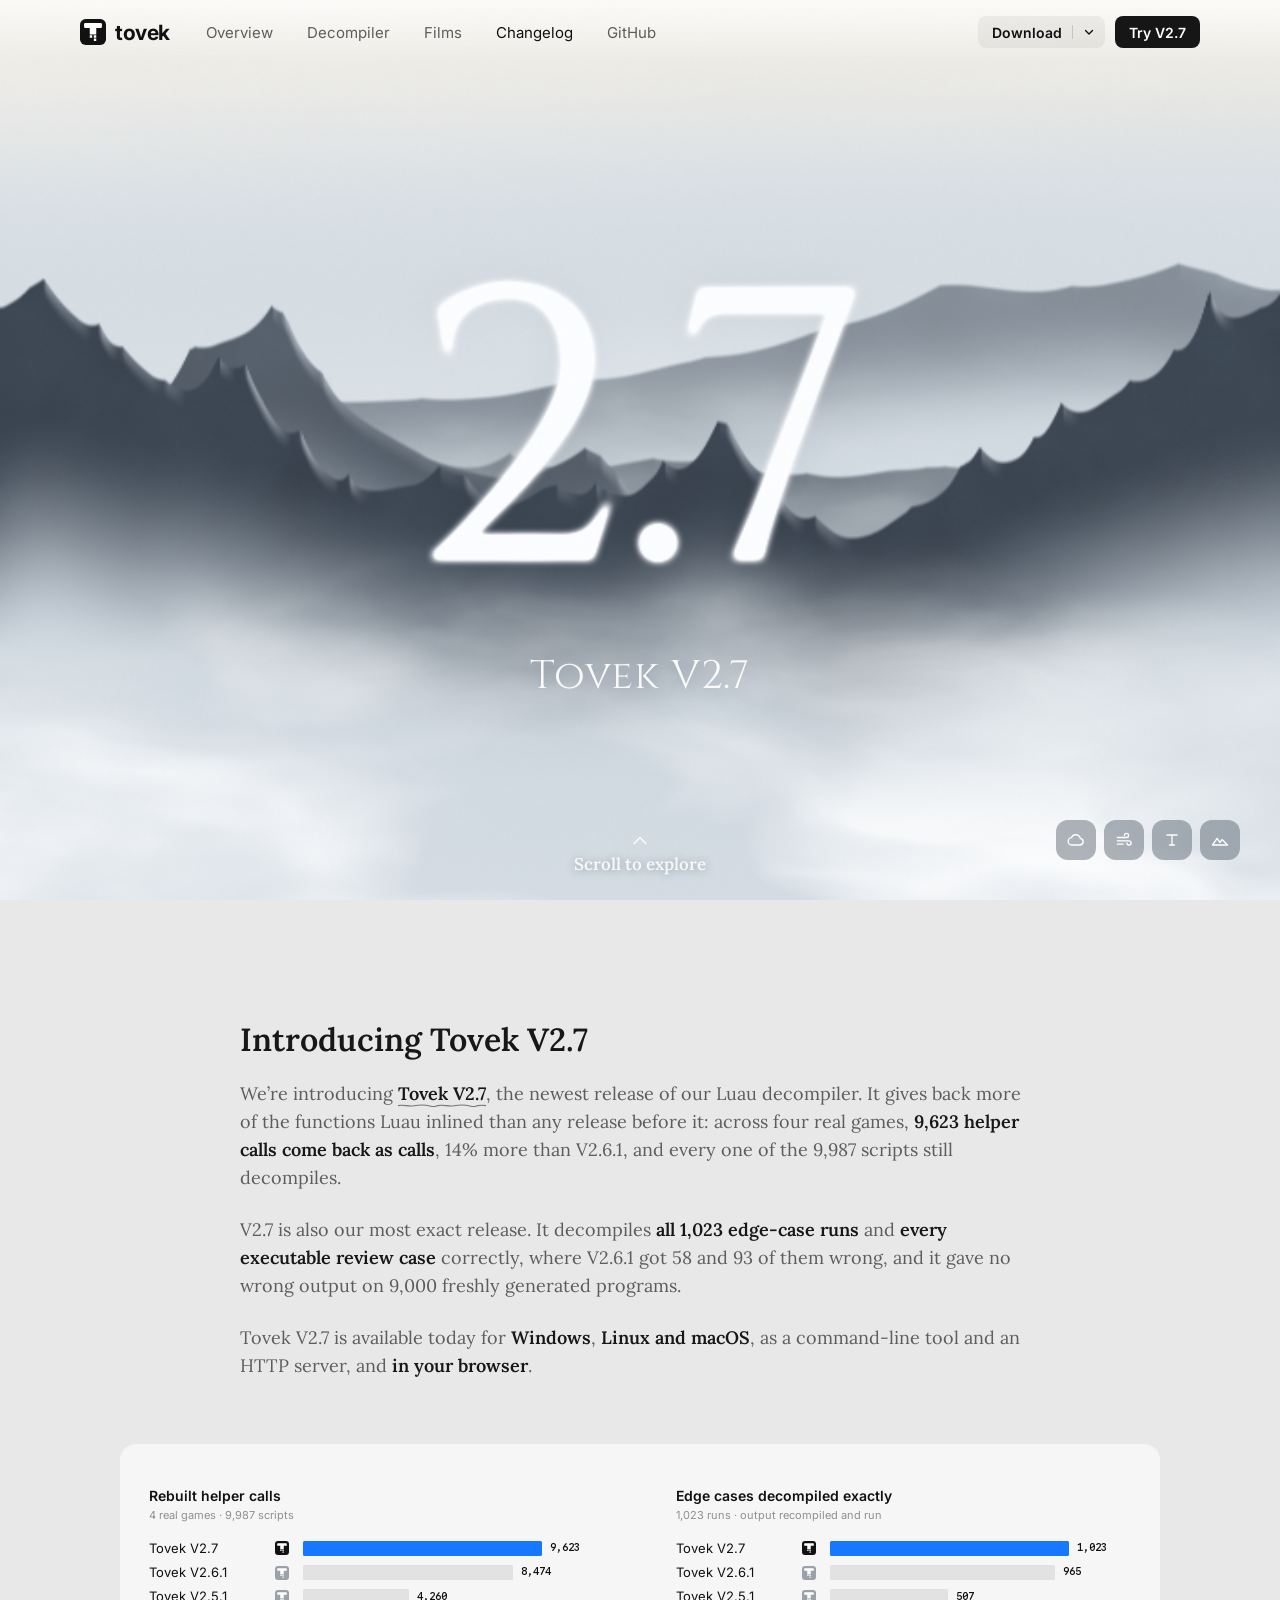
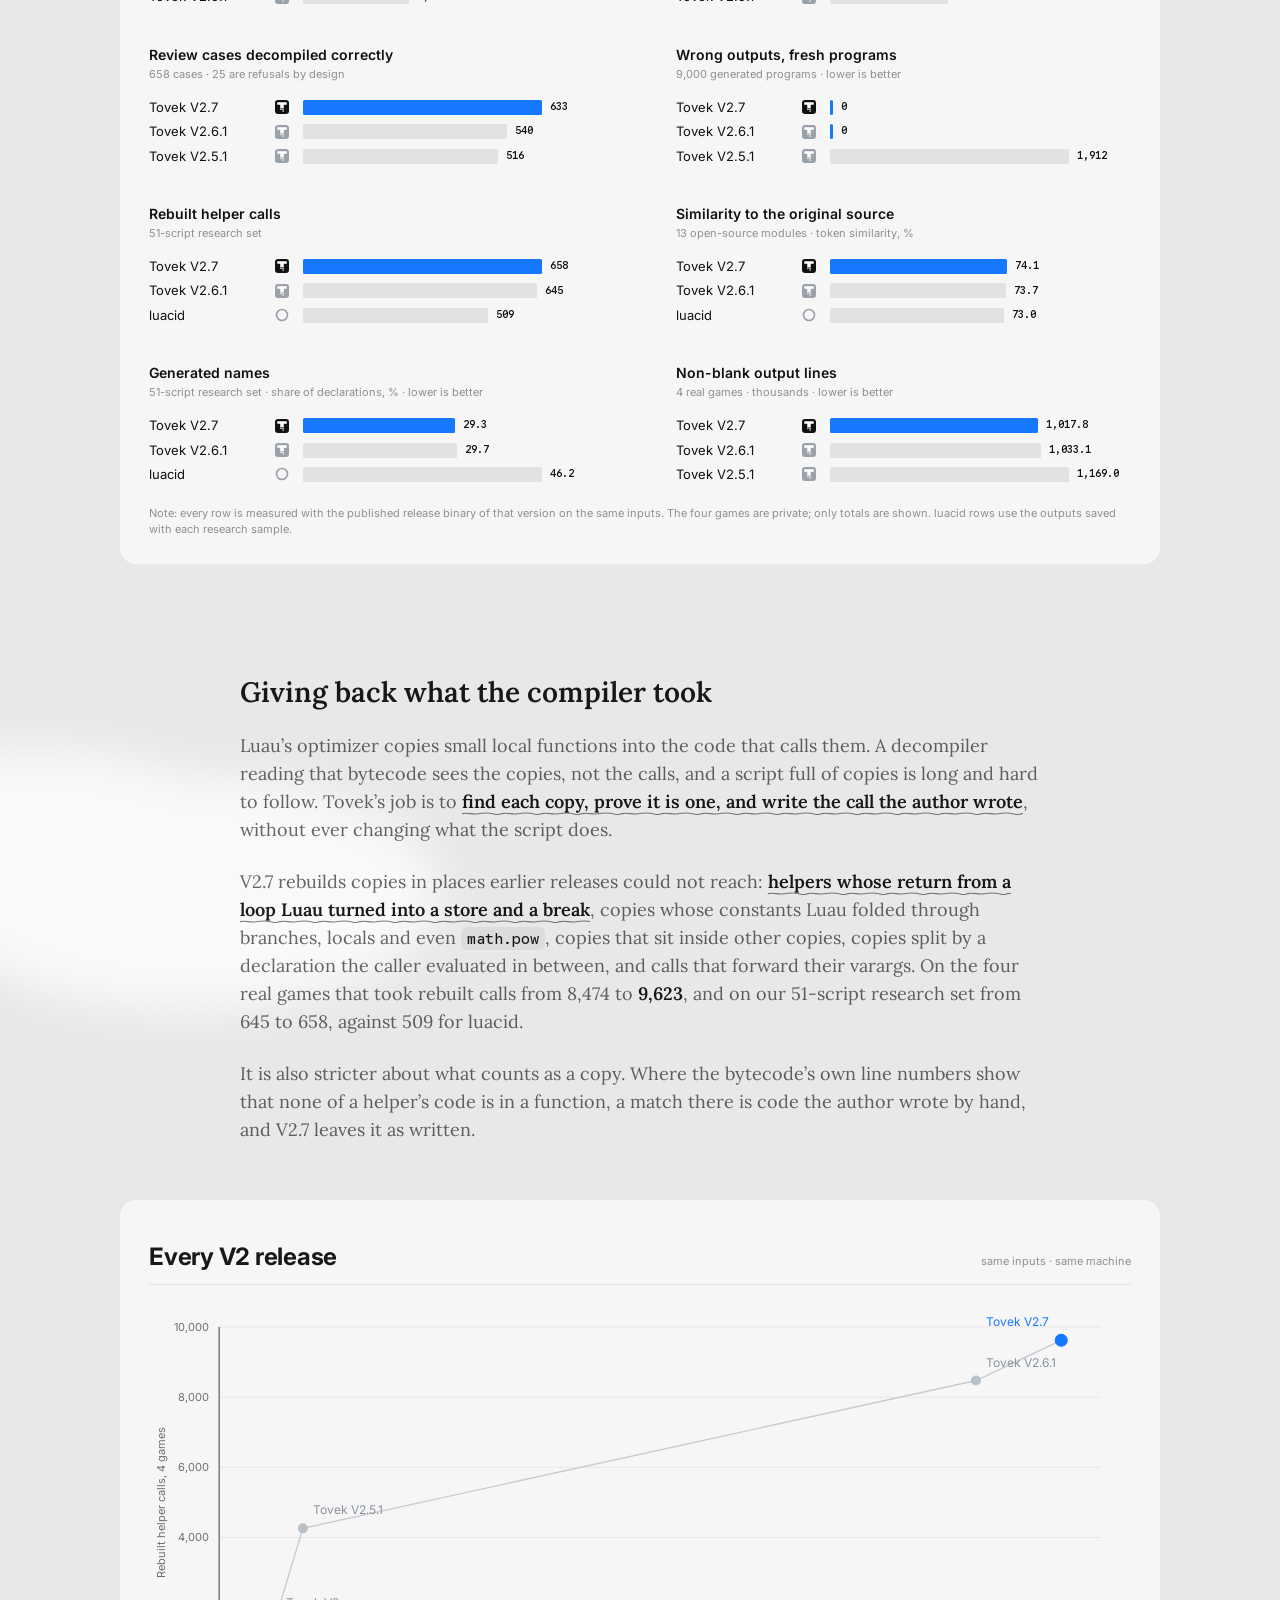
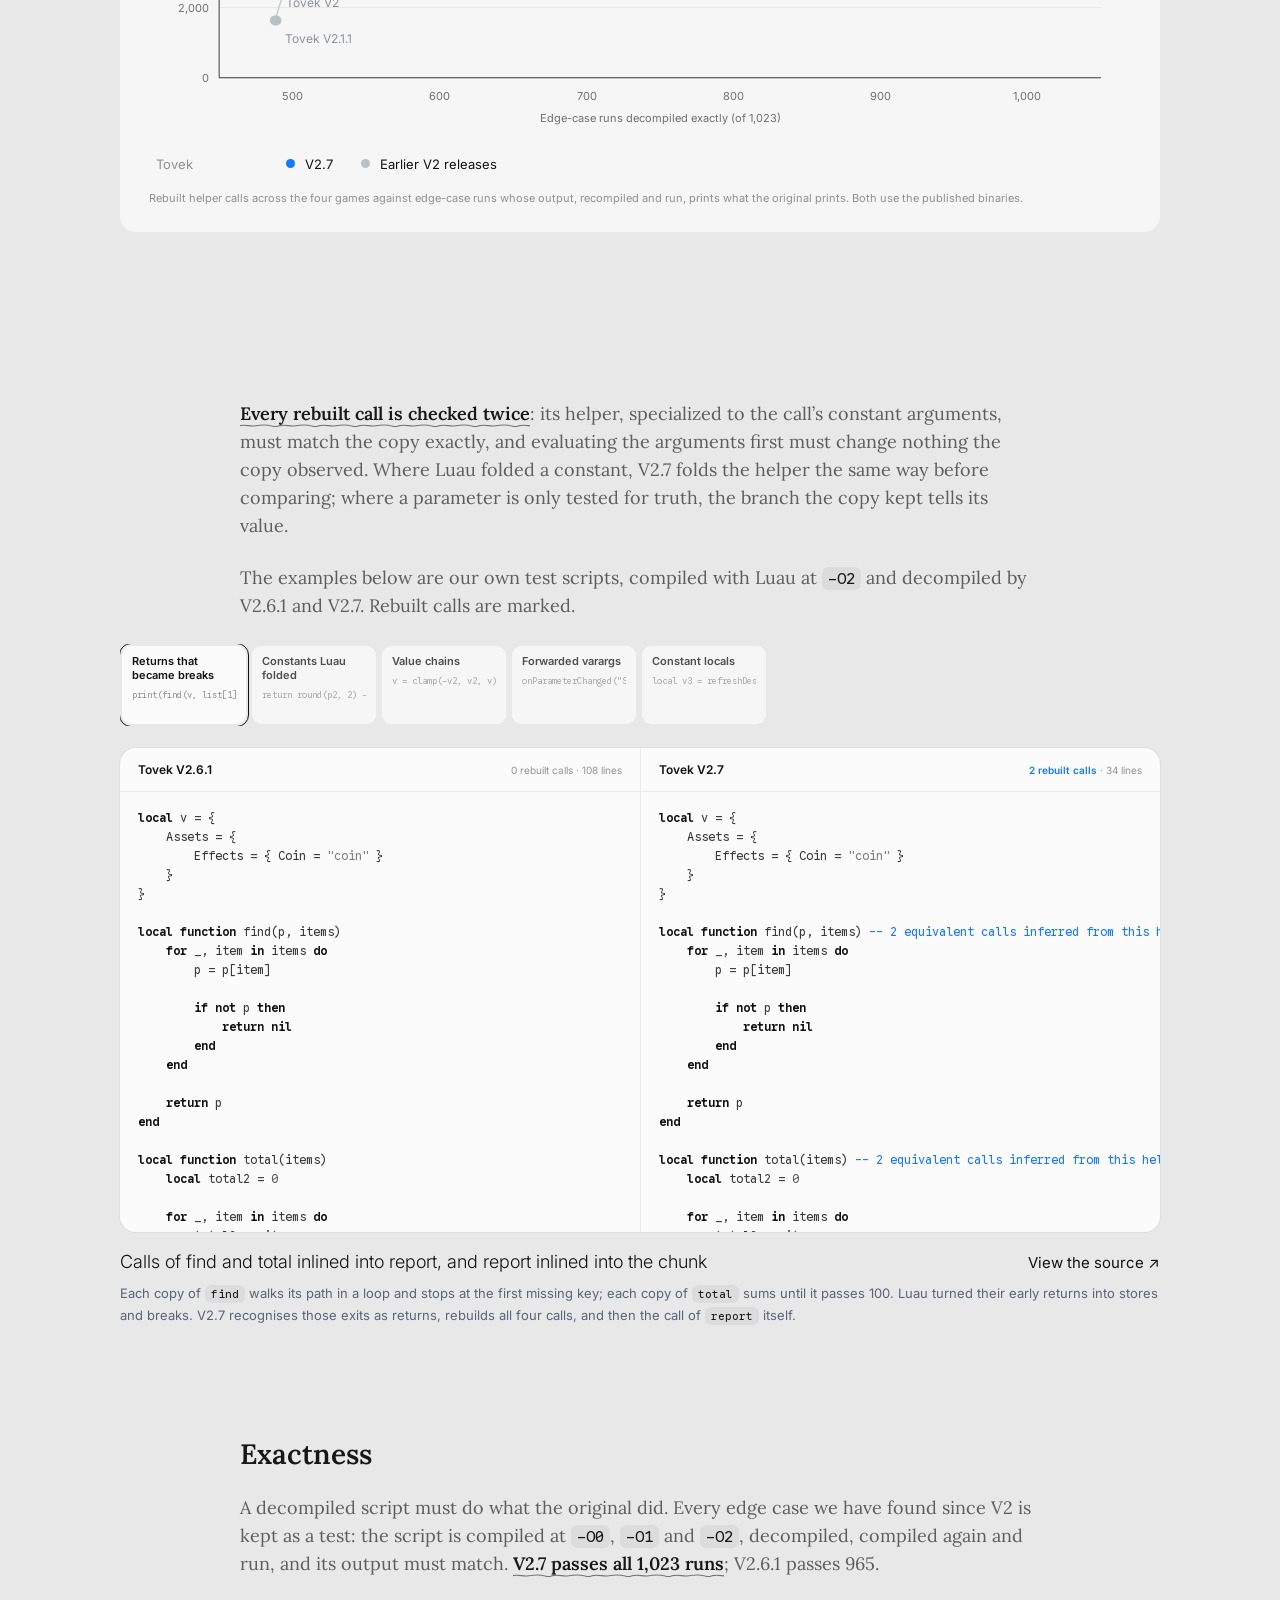
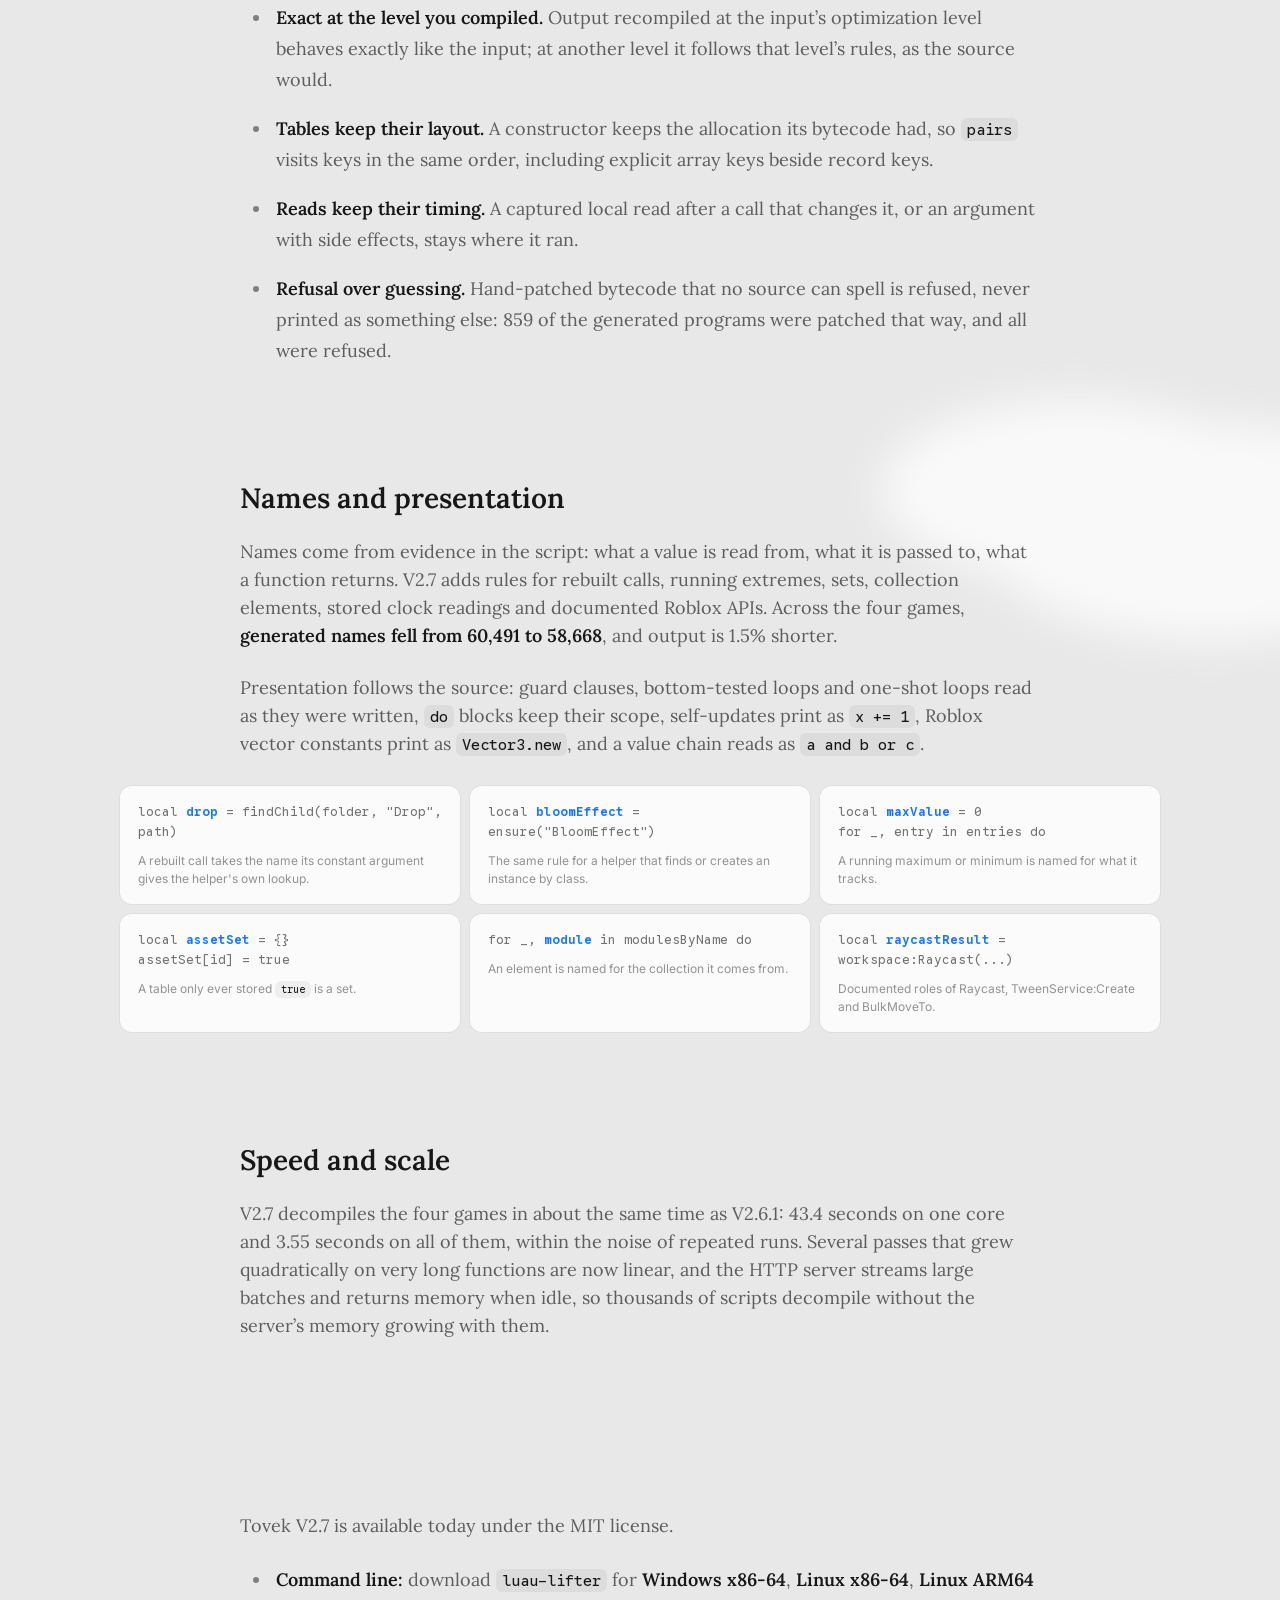
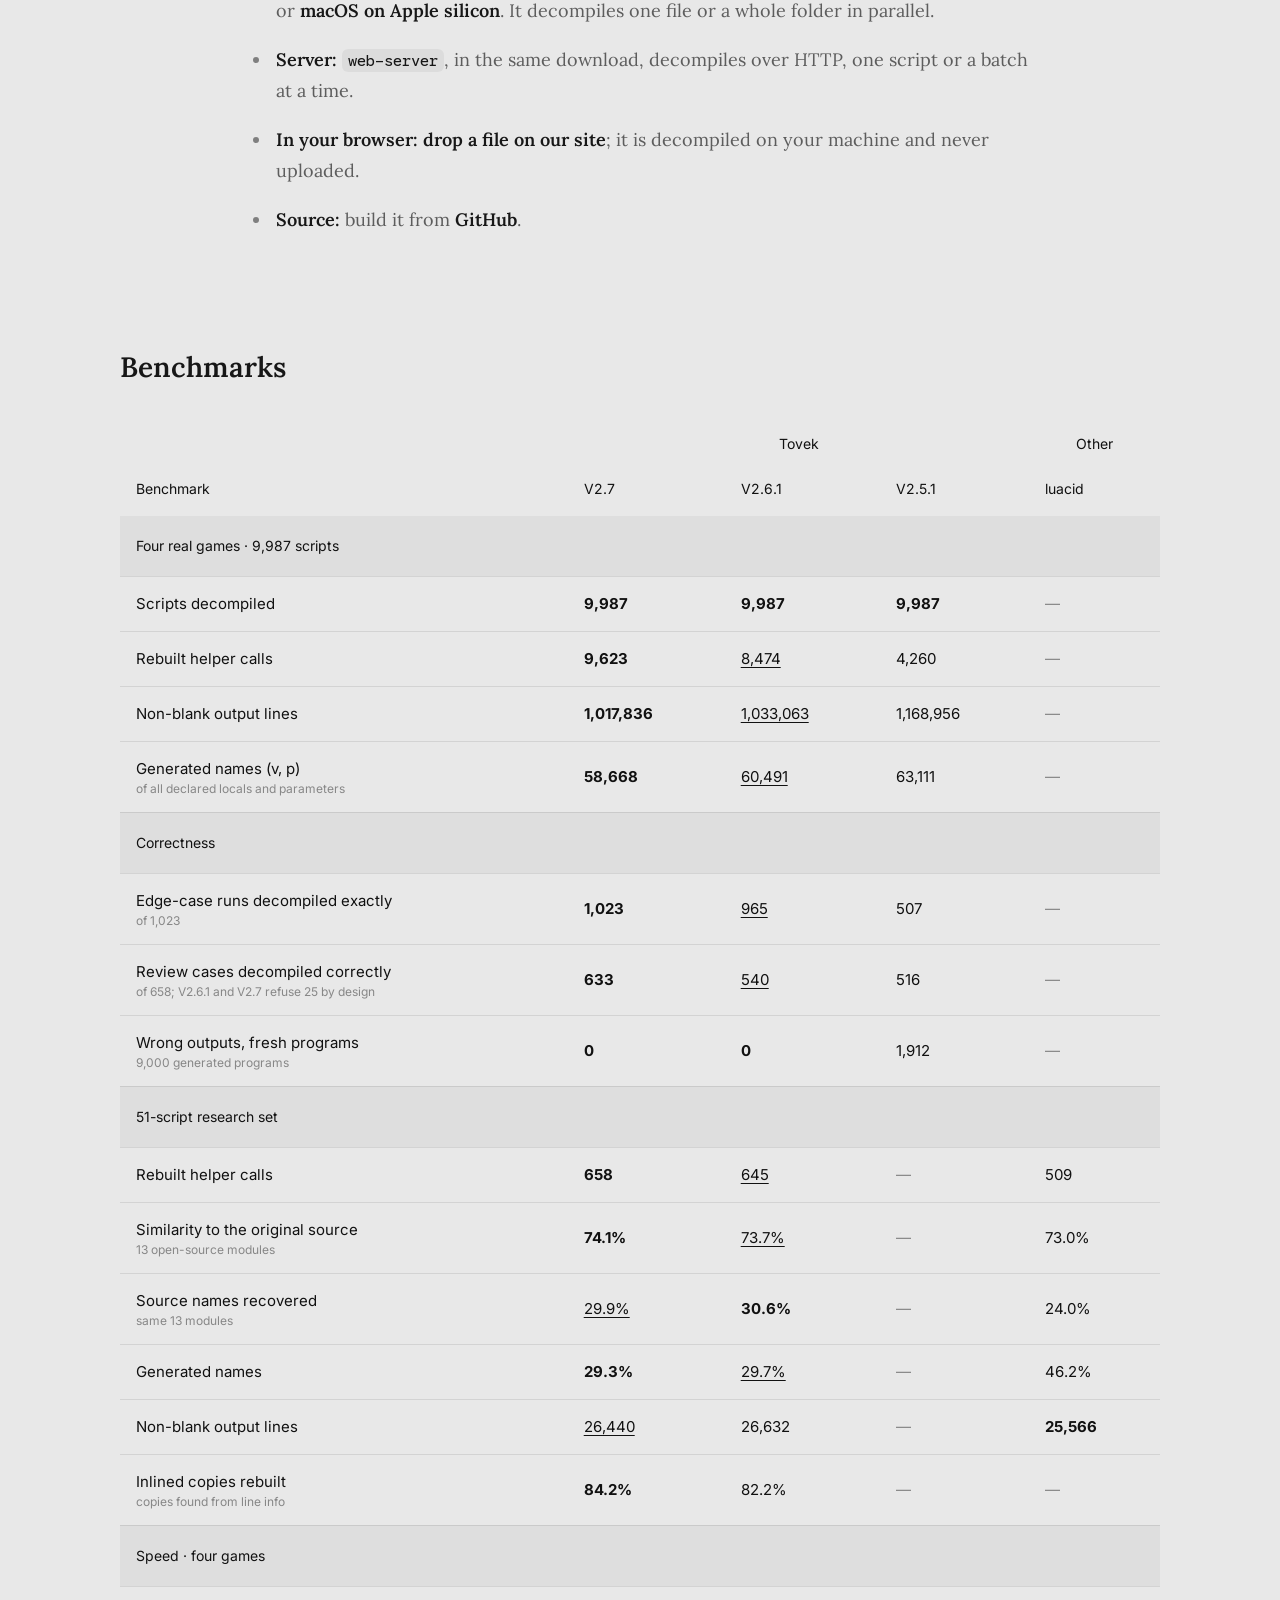
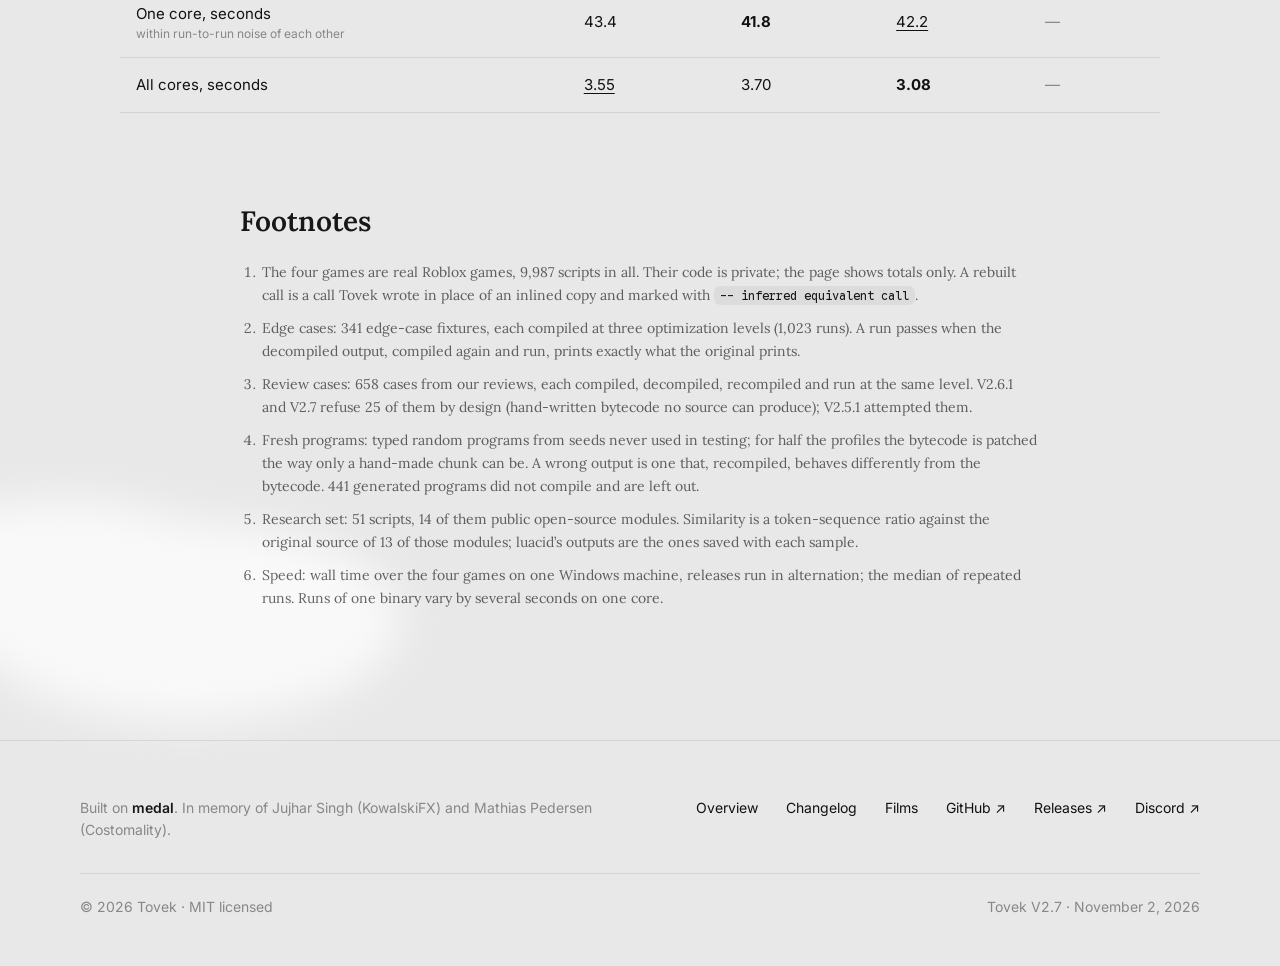
<file: docs/changelog/v2.7/index.html>
<!doctype html>
<html lang="en">
<head>
<meta charset="utf-8">
<meta name="viewport" content="width=device-width, initial-scale=1">
<title>Introducing Tovek V2.7</title>
<meta name="description" content="Tovek V2.7: 9,623 helper calls rebuilt across four real games, every edge case decompiled exactly, and no wrong output on 9,000 fresh programs.">
<meta property="og:title" content="Introducing Tovek V2.7">
<meta property="og:description" content="More inlined helpers come back as calls, and every edge case decompiles exactly.">
<meta property="og:type" content="article">
<meta property="og:url" content="https://kiet1308.github.io/Tovek/changelog/v2.7/">
<meta property="og:image" content="https://kiet1308.github.io/Tovek/changelog/v2.7/og.jpg">
<meta property="og:image:width" content="1200">
<meta property="og:image:height" content="630">
<meta property="og:image:alt" content="Tovek V2.7: the title 2.7 over ink-wash mountains in a sea of clouds.">
<meta name="twitter:card" content="summary_large_image">
<link rel="icon" href="../../assets/favicon.svg?v=2" type="image/svg+xml">
<link rel="preconnect" href="https://fonts.googleapis.com">
<link rel="preconnect" href="https://fonts.gstatic.com" crossorigin>
<link rel="stylesheet" href="https://fonts.googleapis.com/css2?family=Cinzel:wght@400;600&family=Lora:ital,wght@0,400;0,600;1,400&family=Inter:wght@300;400;500;600;700&family=Google+Sans+Code:wght@400;500&display=swap">
<link rel="stylesheet" href="v27.css">
</head>
<body>
<a class="skip" href="#intro">Skip to content</a>

<header class="head">
  <a class="brand" href="../../index.html" aria-label="Tovek overview"><svg viewBox="0 0 32 32" aria-hidden="true"><rect width="32" height="32" rx="7" fill="#111"/><path fill="#fff" d="M6.5 5h19A1.5 1.5 0 0 1 27 6.5v3A1.5 1.5 0 0 1 25.5 11H20v8h-8v-8H6.5A1.5 1.5 0 0 1 5 9.5v-3A1.5 1.5 0 0 1 6.5 5zM12 20h3v3h-3zM17 20h3v3h-3zM17 24h3v3h-3z"/></svg>tovek</a>
  <nav aria-label="Site">
    <a href="../../index.html">Overview</a>
    <a href="../../index.html#read">Decompiler</a>
    <a href="../../watch/?film=v27">Films</a>
    <a href="../../changelog.html" aria-current="page">Changelog</a>
    <a href="https://github.com/Kiet1308/Tovek">GitHub</a>
  </nav>
  <div class="actions">
    <div class="dl">
      <button type="button" aria-expanded="false" aria-haspopup="true"><span class="lbl">Download</span><i></i><svg viewBox="0 0 12 12" aria-hidden="true"><path d="M2.5 4.5 6 8l3.5-3.5" fill="none" stroke="currentColor" stroke-width="1.4" stroke-linecap="round" stroke-linejoin="round"/></svg></button>
      <ul>
        <li><a href="https://github.com/Kiet1308/Tovek/releases/download/v2.7/Tovek-V2.7-windows-x86_64.zip">Windows<small>x86-64</small></a></li>
        <li><a href="https://github.com/Kiet1308/Tovek/releases/download/v2.7/Tovek-V2.7-macos-aarch64.tar.gz">macOS<small>Apple silicon</small></a></li>
        <li><a href="https://github.com/Kiet1308/Tovek/releases/download/v2.7/Tovek-V2.7-linux-x86_64.tar.gz">Linux<small>x86-64</small></a></li>
        <li><a href="https://github.com/Kiet1308/Tovek/releases/download/v2.7/Tovek-V2.7-linux-aarch64.tar.gz">Linux<small>ARM64</small></a></li>
        <li><a href="https://github.com/Kiet1308/Tovek/releases/tag/v2.7">All files and checksums<small>↗</small></a></li>
      </ul>
    </div>
    <a class="try" href="../../index.html#read">Try V2.7</a>
  </div>
</header>

<section class="hero" aria-label="Tovek V2.7">
  <div class="fallback" aria-hidden="true"></div>
  <canvas aria-hidden="true"></canvas>
  <p class="name" aria-hidden="true">Tovek V2.7</p>
  <button class="scroll" type="button"><svg viewBox="0 0 24 24" aria-hidden="true"><path fill="currentColor" d="M11.39 8.46a.9.9 0 0 1 1.27 0l6.98 6.98a.9.9 0 0 1-1.28 1.27L12.02 10.37l-6.39 6.34a.9.9 0 1 1-1.27-1.28z"/></svg><span>Scroll to explore</span></button>
  <div class="scene" role="group" aria-label="Scene">
    <button type="button" data-scene="clouds" aria-pressed="true" aria-label="Clouds"><svg viewBox="0 0 24 24" aria-hidden="true"><path d="M7.5 18h9a4 4 0 0 0 .6-7.96A5.5 5.5 0 0 0 6.6 9.2 4.4 4.4 0 0 0 7.5 18z" fill="none" stroke="currentColor" stroke-width="1.6" stroke-linejoin="round"/></svg></button>
    <button type="button" data-scene="wind" aria-pressed="true" aria-label="Drift"><svg viewBox="0 0 24 24" aria-hidden="true"><path d="M4 9h11a2.5 2.5 0 1 0-2.5-2.5M4 13h14a2.5 2.5 0 1 1-2.5 2.5M4 17h7" fill="none" stroke="currentColor" stroke-width="1.6" stroke-linecap="round"/></svg></button>
    <button type="button" data-scene="mark" aria-label="Write the title again"><svg viewBox="0 0 24 24" aria-hidden="true"><path d="M6 6h12M12 6v12M9 18h6" fill="none" stroke="currentColor" stroke-width="1.6" stroke-linecap="round"/></svg></button>
    <button type="button" data-scene="range" aria-label="Another range"><svg viewBox="0 0 24 24" aria-hidden="true"><path d="M3 18l5.5-8 3.5 5 2.5-3.5L21 18z" fill="none" stroke="currentColor" stroke-width="1.6" stroke-linejoin="round"/></svg></button>
  </div>
</section>

<div class="rail" aria-hidden="true"><i></i></div>

<main id="main">
  <div class="mist" style="left:-180px;top:1450px;width:620px;height:260px" aria-hidden="true"></div>
  <div class="mist" style="right:-160px;top:4300px;width:560px;height:240px" aria-hidden="true"></div>
  <div class="mist" style="left:-120px;top:7600px;width:520px;height:220px" aria-hidden="true"></div>

  <section class="prose intro" id="intro">
    <h1 class="blur-in">Introducing Tovek V2.7</h1>
    <p>We’re introducing <a class="u" href="https://github.com/Kiet1308/Tovek/releases/tag/v2.7">Tovek V2.7</a>, the newest release of our Luau decompiler. It gives back more of the functions Luau inlined than any release before it: across four real games, <b>9,623 helper calls come back as calls</b>, 14% more than V2.6.1, and every one of the 9,987 scripts still decompiles.</p>
    <p>V2.7 is also our most exact release. It decompiles <b>all 1,023 edge-case runs</b> and <b>every executable review case</b> correctly, where V2.6.1 got 58 and 93 of them wrong, and it gave no wrong output on 9,000 freshly generated programs.</p>
    <p>Tovek V2.7 is available today for <a href="https://github.com/Kiet1308/Tovek/releases/download/v2.7/Tovek-V2.7-windows-x86_64.zip">Windows</a>, <a href="https://github.com/Kiet1308/Tovek/releases/tag/v2.7">Linux and macOS</a>, as a command-line tool and an HTTP server, and <a href="../../index.html#read">in your browser</a>.</p>
  </section>

  <section class="wide" aria-label="Benchmarks at a glance" style="margin-top:64px">
    <div class="card">
      <div class="grid">
        <div class="chart" role="img" aria-label="Rebuilt helper calls: Tovek V2.7 9,623, Tovek V2.6.1 8,474, Tovek V2.5.1 4,260">
<h4>Rebuilt helper calls<small>4 real games · 9,987 scripts</small></h4>
<div class="row me"><span>Tovek V2.7</span><span class="ico"><svg viewBox="0 0 32 32" aria-hidden="true"><rect width="32" height="32" rx="7" fill="#111"/><path fill="#fff" d="M6.5 5h19A1.5 1.5 0 0 1 27 6.5v3A1.5 1.5 0 0 1 25.5 11H20v8h-8v-8H6.5A1.5 1.5 0 0 1 5 9.5v-3A1.5 1.5 0 0 1 6.5 5zM12 20h3v3h-3zM17 20h3v3h-3zM17 24h3v3h-3z"/></svg></span><span class="bar"><i data-w="100.00"></i><span>9,623</span></span></div>
<div class="row"><span>Tovek V2.6.1</span><span class="ico"><svg viewBox="0 0 32 32" aria-hidden="true"><rect width="32" height="32" rx="7" fill="#9aa1a8"/><path fill="#fff" d="M6.5 5h19A1.5 1.5 0 0 1 27 6.5v3A1.5 1.5 0 0 1 25.5 11H20v8h-8v-8H6.5A1.5 1.5 0 0 1 5 9.5v-3A1.5 1.5 0 0 1 6.5 5zM12 20h3v3h-3zM17 20h3v3h-3zM17 24h3v3h-3z"/></svg></span><span class="bar"><i data-w="88.06"></i><span>8,474</span></span></div>
<div class="row"><span>Tovek V2.5.1</span><span class="ico"><svg viewBox="0 0 32 32" aria-hidden="true"><rect width="32" height="32" rx="7" fill="#9aa1a8"/><path fill="#fff" d="M6.5 5h19A1.5 1.5 0 0 1 27 6.5v3A1.5 1.5 0 0 1 25.5 11H20v8h-8v-8H6.5A1.5 1.5 0 0 1 5 9.5v-3A1.5 1.5 0 0 1 6.5 5zM12 20h3v3h-3zM17 20h3v3h-3zM17 24h3v3h-3z"/></svg></span><span class="bar"><i data-w="44.27"></i><span>4,260</span></span></div>
</div><div class="chart" role="img" aria-label="Edge cases decompiled exactly: Tovek V2.7 1,023, Tovek V2.6.1 965, Tovek V2.5.1 507">
<h4>Edge cases decompiled exactly<small>1,023 runs · output recompiled and run</small></h4>
<div class="row me"><span>Tovek V2.7</span><span class="ico"><svg viewBox="0 0 32 32" aria-hidden="true"><rect width="32" height="32" rx="7" fill="#111"/><path fill="#fff" d="M6.5 5h19A1.5 1.5 0 0 1 27 6.5v3A1.5 1.5 0 0 1 25.5 11H20v8h-8v-8H6.5A1.5 1.5 0 0 1 5 9.5v-3A1.5 1.5 0 0 1 6.5 5zM12 20h3v3h-3zM17 20h3v3h-3zM17 24h3v3h-3z"/></svg></span><span class="bar"><i data-w="100.00"></i><span>1,023</span></span></div>
<div class="row"><span>Tovek V2.6.1</span><span class="ico"><svg viewBox="0 0 32 32" aria-hidden="true"><rect width="32" height="32" rx="7" fill="#9aa1a8"/><path fill="#fff" d="M6.5 5h19A1.5 1.5 0 0 1 27 6.5v3A1.5 1.5 0 0 1 25.5 11H20v8h-8v-8H6.5A1.5 1.5 0 0 1 5 9.5v-3A1.5 1.5 0 0 1 6.5 5zM12 20h3v3h-3zM17 20h3v3h-3zM17 24h3v3h-3z"/></svg></span><span class="bar"><i data-w="94.33"></i><span>965</span></span></div>
<div class="row"><span>Tovek V2.5.1</span><span class="ico"><svg viewBox="0 0 32 32" aria-hidden="true"><rect width="32" height="32" rx="7" fill="#9aa1a8"/><path fill="#fff" d="M6.5 5h19A1.5 1.5 0 0 1 27 6.5v3A1.5 1.5 0 0 1 25.5 11H20v8h-8v-8H6.5A1.5 1.5 0 0 1 5 9.5v-3A1.5 1.5 0 0 1 6.5 5zM12 20h3v3h-3zM17 20h3v3h-3zM17 24h3v3h-3z"/></svg></span><span class="bar"><i data-w="49.56"></i><span>507</span></span></div>
</div><div class="chart" role="img" aria-label="Review cases decompiled correctly: Tovek V2.7 633, Tovek V2.6.1 540, Tovek V2.5.1 516">
<h4>Review cases decompiled correctly<small>658 cases · 25 are refusals by design</small></h4>
<div class="row me"><span>Tovek V2.7</span><span class="ico"><svg viewBox="0 0 32 32" aria-hidden="true"><rect width="32" height="32" rx="7" fill="#111"/><path fill="#fff" d="M6.5 5h19A1.5 1.5 0 0 1 27 6.5v3A1.5 1.5 0 0 1 25.5 11H20v8h-8v-8H6.5A1.5 1.5 0 0 1 5 9.5v-3A1.5 1.5 0 0 1 6.5 5zM12 20h3v3h-3zM17 20h3v3h-3zM17 24h3v3h-3z"/></svg></span><span class="bar"><i data-w="100.00"></i><span>633</span></span></div>
<div class="row"><span>Tovek V2.6.1</span><span class="ico"><svg viewBox="0 0 32 32" aria-hidden="true"><rect width="32" height="32" rx="7" fill="#9aa1a8"/><path fill="#fff" d="M6.5 5h19A1.5 1.5 0 0 1 27 6.5v3A1.5 1.5 0 0 1 25.5 11H20v8h-8v-8H6.5A1.5 1.5 0 0 1 5 9.5v-3A1.5 1.5 0 0 1 6.5 5zM12 20h3v3h-3zM17 20h3v3h-3zM17 24h3v3h-3z"/></svg></span><span class="bar"><i data-w="85.31"></i><span>540</span></span></div>
<div class="row"><span>Tovek V2.5.1</span><span class="ico"><svg viewBox="0 0 32 32" aria-hidden="true"><rect width="32" height="32" rx="7" fill="#9aa1a8"/><path fill="#fff" d="M6.5 5h19A1.5 1.5 0 0 1 27 6.5v3A1.5 1.5 0 0 1 25.5 11H20v8h-8v-8H6.5A1.5 1.5 0 0 1 5 9.5v-3A1.5 1.5 0 0 1 6.5 5zM12 20h3v3h-3zM17 20h3v3h-3zM17 24h3v3h-3z"/></svg></span><span class="bar"><i data-w="81.52"></i><span>516</span></span></div>
</div><div class="chart" role="img" aria-label="Wrong outputs, fresh programs: Tovek V2.7 0, Tovek V2.6.1 0, Tovek V2.5.1 1,912">
<h4>Wrong outputs, fresh programs<small>9,000 generated programs · lower is better</small></h4>
<div class="row me zero"><span>Tovek V2.7</span><span class="ico"><svg viewBox="0 0 32 32" aria-hidden="true"><rect width="32" height="32" rx="7" fill="#111"/><path fill="#fff" d="M6.5 5h19A1.5 1.5 0 0 1 27 6.5v3A1.5 1.5 0 0 1 25.5 11H20v8h-8v-8H6.5A1.5 1.5 0 0 1 5 9.5v-3A1.5 1.5 0 0 1 6.5 5zM12 20h3v3h-3zM17 20h3v3h-3zM17 24h3v3h-3z"/></svg></span><span class="bar"><i data-w="0.00"></i><span>0</span></span></div>
<div class="row zero"><span>Tovek V2.6.1</span><span class="ico"><svg viewBox="0 0 32 32" aria-hidden="true"><rect width="32" height="32" rx="7" fill="#9aa1a8"/><path fill="#fff" d="M6.5 5h19A1.5 1.5 0 0 1 27 6.5v3A1.5 1.5 0 0 1 25.5 11H20v8h-8v-8H6.5A1.5 1.5 0 0 1 5 9.5v-3A1.5 1.5 0 0 1 6.5 5zM12 20h3v3h-3zM17 20h3v3h-3zM17 24h3v3h-3z"/></svg></span><span class="bar"><i data-w="0.00"></i><span>0</span></span></div>
<div class="row"><span>Tovek V2.5.1</span><span class="ico"><svg viewBox="0 0 32 32" aria-hidden="true"><rect width="32" height="32" rx="7" fill="#9aa1a8"/><path fill="#fff" d="M6.5 5h19A1.5 1.5 0 0 1 27 6.5v3A1.5 1.5 0 0 1 25.5 11H20v8h-8v-8H6.5A1.5 1.5 0 0 1 5 9.5v-3A1.5 1.5 0 0 1 6.5 5zM12 20h3v3h-3zM17 20h3v3h-3zM17 24h3v3h-3z"/></svg></span><span class="bar"><i data-w="100.00"></i><span>1,912</span></span></div>
</div><div class="chart" role="img" aria-label="Rebuilt helper calls: Tovek V2.7 658, Tovek V2.6.1 645, luacid 509">
<h4>Rebuilt helper calls<small>51-script research set</small></h4>
<div class="row me"><span>Tovek V2.7</span><span class="ico"><svg viewBox="0 0 32 32" aria-hidden="true"><rect width="32" height="32" rx="7" fill="#111"/><path fill="#fff" d="M6.5 5h19A1.5 1.5 0 0 1 27 6.5v3A1.5 1.5 0 0 1 25.5 11H20v8h-8v-8H6.5A1.5 1.5 0 0 1 5 9.5v-3A1.5 1.5 0 0 1 6.5 5zM12 20h3v3h-3zM17 20h3v3h-3zM17 24h3v3h-3z"/></svg></span><span class="bar"><i data-w="100.00"></i><span>658</span></span></div>
<div class="row"><span>Tovek V2.6.1</span><span class="ico"><svg viewBox="0 0 32 32" aria-hidden="true"><rect width="32" height="32" rx="7" fill="#9aa1a8"/><path fill="#fff" d="M6.5 5h19A1.5 1.5 0 0 1 27 6.5v3A1.5 1.5 0 0 1 25.5 11H20v8h-8v-8H6.5A1.5 1.5 0 0 1 5 9.5v-3A1.5 1.5 0 0 1 6.5 5zM12 20h3v3h-3zM17 20h3v3h-3zM17 24h3v3h-3z"/></svg></span><span class="bar"><i data-w="98.02"></i><span>645</span></span></div>
<div class="row"><span>luacid</span><span class="ico"><svg viewBox="0 0 14 14" aria-hidden="true"><circle cx="7" cy="7" r="5.5" fill="none" stroke="#9aa1a8" stroke-width="1.6"/></svg></span><span class="bar"><i data-w="77.36"></i><span>509</span></span></div>
</div><div class="chart" role="img" aria-label="Similarity to the original source: Tovek V2.7 74.1, Tovek V2.6.1 73.7, luacid 73.0">
<h4>Similarity to the original source<small>13 open-source modules · token similarity, %</small></h4>
<div class="row me"><span>Tovek V2.7</span><span class="ico"><svg viewBox="0 0 32 32" aria-hidden="true"><rect width="32" height="32" rx="7" fill="#111"/><path fill="#fff" d="M6.5 5h19A1.5 1.5 0 0 1 27 6.5v3A1.5 1.5 0 0 1 25.5 11H20v8h-8v-8H6.5A1.5 1.5 0 0 1 5 9.5v-3A1.5 1.5 0 0 1 6.5 5zM12 20h3v3h-3zM17 20h3v3h-3zM17 24h3v3h-3z"/></svg></span><span class="bar"><i data-w="74.10"></i><span>74.1</span></span></div>
<div class="row"><span>Tovek V2.6.1</span><span class="ico"><svg viewBox="0 0 32 32" aria-hidden="true"><rect width="32" height="32" rx="7" fill="#9aa1a8"/><path fill="#fff" d="M6.5 5h19A1.5 1.5 0 0 1 27 6.5v3A1.5 1.5 0 0 1 25.5 11H20v8h-8v-8H6.5A1.5 1.5 0 0 1 5 9.5v-3A1.5 1.5 0 0 1 6.5 5zM12 20h3v3h-3zM17 20h3v3h-3zM17 24h3v3h-3z"/></svg></span><span class="bar"><i data-w="73.70"></i><span>73.7</span></span></div>
<div class="row"><span>luacid</span><span class="ico"><svg viewBox="0 0 14 14" aria-hidden="true"><circle cx="7" cy="7" r="5.5" fill="none" stroke="#9aa1a8" stroke-width="1.6"/></svg></span><span class="bar"><i data-w="73.00"></i><span>73.0</span></span></div>
</div><div class="chart" role="img" aria-label="Generated names: Tovek V2.7 29.3, Tovek V2.6.1 29.7, luacid 46.2">
<h4>Generated names<small>51-script research set · share of declarations, % · lower is better</small></h4>
<div class="row me"><span>Tovek V2.7</span><span class="ico"><svg viewBox="0 0 32 32" aria-hidden="true"><rect width="32" height="32" rx="7" fill="#111"/><path fill="#fff" d="M6.5 5h19A1.5 1.5 0 0 1 27 6.5v3A1.5 1.5 0 0 1 25.5 11H20v8h-8v-8H6.5A1.5 1.5 0 0 1 5 9.5v-3A1.5 1.5 0 0 1 6.5 5zM12 20h3v3h-3zM17 20h3v3h-3zM17 24h3v3h-3z"/></svg></span><span class="bar"><i data-w="63.42"></i><span>29.3</span></span></div>
<div class="row"><span>Tovek V2.6.1</span><span class="ico"><svg viewBox="0 0 32 32" aria-hidden="true"><rect width="32" height="32" rx="7" fill="#9aa1a8"/><path fill="#fff" d="M6.5 5h19A1.5 1.5 0 0 1 27 6.5v3A1.5 1.5 0 0 1 25.5 11H20v8h-8v-8H6.5A1.5 1.5 0 0 1 5 9.5v-3A1.5 1.5 0 0 1 6.5 5zM12 20h3v3h-3zM17 20h3v3h-3zM17 24h3v3h-3z"/></svg></span><span class="bar"><i data-w="64.29"></i><span>29.7</span></span></div>
<div class="row"><span>luacid</span><span class="ico"><svg viewBox="0 0 14 14" aria-hidden="true"><circle cx="7" cy="7" r="5.5" fill="none" stroke="#9aa1a8" stroke-width="1.6"/></svg></span><span class="bar"><i data-w="100.00"></i><span>46.2</span></span></div>
</div><div class="chart" role="img" aria-label="Non-blank output lines: Tovek V2.7 1,017.8, Tovek V2.6.1 1,033.1, Tovek V2.5.1 1,169.0">
<h4>Non-blank output lines<small>4 real games · thousands · lower is better</small></h4>
<div class="row me"><span>Tovek V2.7</span><span class="ico"><svg viewBox="0 0 32 32" aria-hidden="true"><rect width="32" height="32" rx="7" fill="#111"/><path fill="#fff" d="M6.5 5h19A1.5 1.5 0 0 1 27 6.5v3A1.5 1.5 0 0 1 25.5 11H20v8h-8v-8H6.5A1.5 1.5 0 0 1 5 9.5v-3A1.5 1.5 0 0 1 6.5 5zM12 20h3v3h-3zM17 20h3v3h-3zM17 24h3v3h-3z"/></svg></span><span class="bar"><i data-w="87.07"></i><span>1,017.8</span></span></div>
<div class="row"><span>Tovek V2.6.1</span><span class="ico"><svg viewBox="0 0 32 32" aria-hidden="true"><rect width="32" height="32" rx="7" fill="#9aa1a8"/><path fill="#fff" d="M6.5 5h19A1.5 1.5 0 0 1 27 6.5v3A1.5 1.5 0 0 1 25.5 11H20v8h-8v-8H6.5A1.5 1.5 0 0 1 5 9.5v-3A1.5 1.5 0 0 1 6.5 5zM12 20h3v3h-3zM17 20h3v3h-3zM17 24h3v3h-3z"/></svg></span><span class="bar"><i data-w="88.37"></i><span>1,033.1</span></span></div>
<div class="row"><span>Tovek V2.5.1</span><span class="ico"><svg viewBox="0 0 32 32" aria-hidden="true"><rect width="32" height="32" rx="7" fill="#9aa1a8"/><path fill="#fff" d="M6.5 5h19A1.5 1.5 0 0 1 27 6.5v3A1.5 1.5 0 0 1 25.5 11H20v8h-8v-8H6.5A1.5 1.5 0 0 1 5 9.5v-3A1.5 1.5 0 0 1 6.5 5zM12 20h3v3h-3zM17 20h3v3h-3zM17 24h3v3h-3z"/></svg></span><span class="bar"><i data-w="100.00"></i><span>1,169.0</span></span></div>
</div>
      </div>
      <p class="note">Note: every row is measured with the published release binary of that version on the same inputs. The four games are private; only totals are shown. luacid rows use the outputs saved with each research sample.</p>
    </div>
  </section>

  <section class="prose sec" id="faithful">
    <h2 class="blur-in">Giving back what the compiler took</h2>
    <p>Luau’s optimizer copies small local functions into the code that calls them. A decompiler reading that bytecode sees the copies, not the calls, and a script full of copies is long and hard to follow. Tovek’s job is to <span class="u">find each copy, prove it is one, and write the call the author wrote</span>, without ever changing what the script does.</p>
    <p>V2.7 rebuilds copies in places earlier releases could not reach: <span class="u">helpers whose return from a loop Luau turned into a store and a break</span>, copies whose constants Luau folded through branches, locals and even <code>math.pow</code>, copies that sit inside other copies, copies split by a declaration the caller evaluated in between, and calls that forward their varargs. On the four real games that took rebuilt calls from 8,474 to <b>9,623</b>, and on our 51-script research set from 645 to 658, against 509 for luacid.</p>
    <p>It is also stricter about what counts as a copy. Where the bytecode’s own line numbers show that none of a helper’s code is in a function, a match there is code the author wrote by hand, and V2.7 leaves it as written.</p>
  </section>

  <section class="wide" style="margin-top:56px" aria-label="Every V2 release">
    <div class="card scatter">
      <div class="card-head"><h3>Every V2 release</h3><span>same inputs · same machine</span></div>
      <div class="plot"><svg viewBox="0 0 980 420" role="img" aria-label="Rebuilt helper calls against exact edge cases, every V2 release">
<line class="gridl" x1="70" x2="950" y1="370.0" y2="370.0"/><text x="60" y="374.0" text-anchor="end">0</text>
<line class="gridl" x1="70" x2="950" y1="300.0" y2="300.0"/><text x="60" y="304.0" text-anchor="end">2,000</text>
<line class="gridl" x1="70" x2="950" y1="230.0" y2="230.0"/><text x="60" y="234.0" text-anchor="end">4,000</text>
<line class="gridl" x1="70" x2="950" y1="160.0" y2="160.0"/><text x="60" y="164.0" text-anchor="end">6,000</text>
<line class="gridl" x1="70" x2="950" y1="90.0" y2="90.0"/><text x="60" y="94.0" text-anchor="end">8,000</text>
<line class="gridl" x1="70" x2="950" y1="20.0" y2="20.0"/><text x="60" y="24.0" text-anchor="end">10,000</text>
<text x="143.3" y="392" text-anchor="middle">500</text>
<text x="290.0" y="392" text-anchor="middle">600</text>
<text x="436.7" y="392" text-anchor="middle">700</text>
<text x="583.3" y="392" text-anchor="middle">800</text>
<text x="730.0" y="392" text-anchor="middle">900</text>
<text x="876.7" y="392" text-anchor="middle">1,000</text>
<line class="axis" x1="70" x2="70" y1="20" y2="370"/><line class="axis" x1="70" x2="950" y1="370" y2="370"/><text x="510" y="414" text-anchor="middle">Edge-case runs decompiled exactly (of 1,023)</text><text transform="translate(16 195) rotate(-90)" text-anchor="middle">Rebuilt helper calls, 4 games</text>
<g class="other"><polyline points="127.2,312.9 125.7,312.9 153.6,220.9 825.3,73.4 910.4,33.2" fill="none" stroke="#c6ccd2" stroke-width="1.4"/></g>
<g class="other"><circle cx="127.2" cy="312.9" r="5"/><text class="lbl" x="137.2" y="298.9" text-anchor="start">Tovek V2</text></g>
<g class="other"><circle cx="125.7" cy="312.9" r="5"/><text class="lbl" x="135.7" y="334.9" text-anchor="start">Tovek V2.1.1</text></g>
<g class="other"><circle cx="153.6" cy="220.9" r="5"/><text class="lbl" x="163.6" y="206.9" text-anchor="start">Tovek V2.5.1</text></g>
<g class="other"><circle cx="825.3" cy="73.4" r="5"/><text class="lbl" x="835.3" y="59.4" text-anchor="start">Tovek V2.6.1</text></g>
<g class="me"><circle cx="910.4" cy="33.2" r="6"/><text class="lbl" x="898.4" y="19.2" text-anchor="end">Tovek V2.7</text></g>
</svg></div>
      <div class="legend"><span>Tovek</span><div><span><i class="me"></i>V2.7</span><span><i></i>Earlier V2 releases</span></div></div>
      <p class="note">Rebuilt helper calls across the four games against edge-case runs whose output, recompiled and run, prints what the original prints. Both use the published binaries.</p>
    </div>
  </section>

  <section class="prose sec" id="deinline">
    <h2 class="blur-in">De-inlining</h2>
    <p><span class="u">Every rebuilt call is checked twice</span>: its helper, specialized to the call’s constant arguments, must match the copy exactly, and evaluating the arguments first must change nothing the copy observed. Where Luau folded a constant, V2.7 folds the helper the same way before comparing; where a parameter is only tested for truth, the branch the copy kept tells its value.</p>
    <p>The examples below are our own test scripts, compiled with Luau at <code>-O2</code> and decompiled by V2.6.1 and V2.7. Rebuilt calls are marked.</p>
  </section>
  <div class="wide examples" data-examples><div class="thumbs" role="tablist" aria-label="Examples"><button type="button" role="tab" aria-selected="false" aria-controls="ex-0"><span class="mini"><b>Returns that became breaks</b><em>print(find(v, list[1]), find(v, list[2]), total(list2[1]), t</em></span></button><button type="button" role="tab" aria-selected="false" aria-controls="ex-1"><span class="mini"><b>Constants Luau folded</b><em>return round(p2, 2) -- inferred equivalent call</em></span></button><button type="button" role="tab" aria-selected="false" aria-controls="ex-2"><span class="mini"><b>Value chains</b><em>v = clamp(-v2, v2, v) -- inferred equivalent call</em></span></button><button type="button" role="tab" aria-selected="false" aria-controls="ex-3"><span class="mini"><b>Forwarded varargs</b><em>onParameterChanged(&quot;Stats&quot;, i, ...) -- inferred equivalent c</em></span></button><button type="button" role="tab" aria-selected="false" aria-controls="ex-4"><span class="mini"><b>Constant locals</b><em>local v3 = refreshDesired(p, &quot;Enabled&quot;, data.Enabled) -- inf</em></span></button></div><div class="stage"><div class="pane" id="ex-0" role="tabpanel"><div class="code"><header>Tovek V2.6.1<small>0 rebuilt calls · 108 lines</small></header><pre tabindex="0"><span class="k">local</span> v = {
	Assets = {
		Effects = { Coin = <span class="s">&quot;coin&quot;</span> }
	}
}
 
<span class="k">local</span> <span class="k">function</span> find(p, items)
	<span class="k">for</span> _, item <span class="k">in</span> items <span class="k">do</span>
		p = p[item]
 
		<span class="k">if</span> <span class="k">not</span> p <span class="k">then</span>
			<span class="k">return</span> <span class="k">nil</span>
		<span class="k">end</span>
	<span class="k">end</span>
 
	<span class="k">return</span> p
<span class="k">end</span>
 
<span class="k">local</span> <span class="k">function</span> total(items)
	<span class="k">local</span> total2 = <span class="n">0</span>
 
	<span class="k">for</span> _, item <span class="k">in</span> items <span class="k">do</span>
		total2 += item
 
		<span class="k">if</span> total2 &gt; <span class="n">100</span> <span class="k">then</span>
			<span class="k">return</span> <span class="n">100</span>
		<span class="k">end</span>
	<span class="k">end</span>
 
	<span class="k">return</span> total2
<span class="k">end</span>
 
<span class="k">local</span> v2 = v
 
<span class="k">local</span> <span class="k">function</span> report(list, list2)
	<span class="k">local</span> v3 = v2
 
	<span class="k">for</span> _, v4 <span class="k">in</span> list[<span class="n">1</span>] <span class="k">do</span>
		v3 = v3[v4]
 
		<span class="k">if</span> v3 <span class="k">then</span>
			<span class="k">continue</span>
		<span class="k">end</span>
 
		v3 = <span class="k">nil</span>
		<span class="k">break</span>
	<span class="k">end</span>
 
	<span class="k">local</span> v4 = v2
 
	<span class="k">for</span> _, v5 <span class="k">in</span> list[<span class="n">2</span>] <span class="k">do</span>
		v4 = v4[v5]
 
		<span class="k">if</span> v4 <span class="k">then</span>
			<span class="k">continue</span>
		<span class="k">end</span>
 
		v4 = <span class="k">nil</span>
		<span class="k">break</span>
	<span class="k">end</span>
 
	<span class="k">local</span> total2 = <span class="n">0</span>
 
	<span class="k">for</span> _, v5 <span class="k">in</span> list2[<span class="n">1</span>] <span class="k">do</span>
		total2 += v5
 
		<span class="k">if</span> <span class="k">not</span> (total2 &gt; <span class="n">100</span>) <span class="k">then</span>
			<span class="k">continue</span>
		<span class="k">end</span>
 
		total2 = <span class="n">100</span>
		<span class="k">break</span>
	<span class="k">end</span>
 
	<span class="k">local</span> total3 = <span class="n">0</span>
 
	<span class="k">for</span> _, v5 <span class="k">in</span> list2[<span class="n">2</span>] <span class="k">do</span>
		total3 += v5
 
		<span class="k">if</span> <span class="k">not</span> (total3 &gt; <span class="n">100</span>) <span class="k">then</span>
			<span class="k">continue</span>
		<span class="k">end</span>
 
		total3 = <span class="n">100</span>
		<span class="k">break</span>
	<span class="k">end</span>
 
	print(v3, v4, total2, total3)
<span class="k">end</span>
 
<span class="k">local</span> v3 = {
	{ <span class="s">&quot;Assets&quot;</span>, <span class="s">&quot;Effects&quot;</span>, <span class="s">&quot;Coin&quot;</span> },
	{ <span class="s">&quot;Assets&quot;</span>, <span class="s">&quot;Sounds&quot;</span> }
}
<span class="k">local</span> v4 = v
<span class="k">local</span> v5 = {
	{ <span class="n">1</span>, <span class="n">2</span>, <span class="n">3</span> },
	{ <span class="n">60</span>, <span class="n">70</span> }
}
 
<span class="k">for</span> _, v6 <span class="k">in</span> v3[<span class="n">1</span>] <span class="k">do</span>
	v4 = v4[v6]
 
	<span class="k">if</span> v4 <span class="k">then</span>
		<span class="k">continue</span>
	<span class="k">end</span>
 
	v4 = <span class="k">nil</span>
	<span class="k">break</span>
<span class="k">end</span>
 
<span class="k">for</span> _, v6 <span class="k">in</span> v3[<span class="n">2</span>] <span class="k">do</span>
	v = v[v6]
 
	<span class="k">if</span> v <span class="k">then</span>
		<span class="k">continue</span>
	<span class="k">end</span>
 
	v = <span class="k">nil</span>
	<span class="k">break</span>
<span class="k">end</span>
 
<span class="k">local</span> total2 = <span class="n">0</span>
 
<span class="k">for</span> _, v6 <span class="k">in</span> v5[<span class="n">1</span>] <span class="k">do</span>
	total2 += v6
 
	<span class="k">if</span> <span class="k">not</span> (total2 &gt; <span class="n">100</span>) <span class="k">then</span>
		<span class="k">continue</span>
	<span class="k">end</span>
 
	total2 = <span class="n">100</span>
	<span class="k">break</span>
<span class="k">end</span>
 
<span class="k">local</span> total3 = <span class="n">0</span>
 
<span class="k">for</span> _, v6 <span class="k">in</span> v5[<span class="n">2</span>] <span class="k">do</span>
	total3 += v6
 
	<span class="k">if</span> <span class="k">not</span> (total3 &gt; <span class="n">100</span>) <span class="k">then</span>
		<span class="k">continue</span>
	<span class="k">end</span>
 
	total3 = <span class="n">100</span>
	<span class="k">break</span>
<span class="k">end</span>
 
print(v4, v, total2, total3)</pre></div><div class="code after"><header>Tovek V2.7<small><b>2 rebuilt calls</b> · 34 lines</small></header><pre tabindex="0"><span class="k">local</span> v = {
	Assets = {
		Effects = { Coin = <span class="s">&quot;coin&quot;</span> }
	}
}
 
<span class="k">local</span> <span class="k">function</span> find(p, items) <span class="r">-- 2 equivalent calls inferred from this helper</span>
	<span class="k">for</span> _, item <span class="k">in</span> items <span class="k">do</span>
		p = p[item]
 
		<span class="k">if</span> <span class="k">not</span> p <span class="k">then</span>
			<span class="k">return</span> <span class="k">nil</span>
		<span class="k">end</span>
	<span class="k">end</span>
 
	<span class="k">return</span> p
<span class="k">end</span>
 
<span class="k">local</span> <span class="k">function</span> total(items) <span class="r">-- 2 equivalent calls inferred from this helper</span>
	<span class="k">local</span> total2 = <span class="n">0</span>
 
	<span class="k">for</span> _, item <span class="k">in</span> items <span class="k">do</span>
		total2 += item
 
		<span class="k">if</span> total2 &gt; <span class="n">100</span> <span class="k">then</span>
			<span class="k">return</span> <span class="n">100</span>
		<span class="k">end</span>
	<span class="k">end</span>
 
	<span class="k">return</span> total2
<span class="k">end</span>
 
<span class="k">local</span> <span class="k">function</span> report(list, list2) <span class="r">-- 1 equivalent call inferred from this helper</span>
<span class="rl">	print(find(v, list[<span class="n">1</span>]), find(v, list[<span class="n">2</span>]), total(list2[<span class="n">1</span>]), total(list2[<span class="n">2</span>])) <span class="r">-- inferred equivalent call</span></span>
<span class="k">end</span>
 
<span class="rl">report({ <span class="r">-- inferred equivalent call</span></span>
	{ <span class="s">&quot;Assets&quot;</span>, <span class="s">&quot;Effects&quot;</span>, <span class="s">&quot;Coin&quot;</span> },
	{ <span class="s">&quot;Assets&quot;</span>, <span class="s">&quot;Sounds&quot;</span> }
}, {
	{ <span class="n">1</span>, <span class="n">2</span>, <span class="n">3</span> },
	{ <span class="n">60</span>, <span class="n">70</span> }
})</pre></div></div><div class="pane" id="ex-1" role="tabpanel"><div class="code"><header>Tovek V2.6.1<small>0 rebuilt calls · 27 lines</small></header><pre tabindex="0"><span class="k">local</span> <span class="k">function</span> round(p, p2)
	<span class="k">local</span> v = math.pow(<span class="n">10</span>, p2)
	<span class="k">return</span> math.round(p * v) / v
<span class="k">end</span>
 
<span class="k">local</span> <span class="k">function</span> present(p, p2)
	<span class="k">if</span> p == <span class="s">&quot;Float&quot;</span> <span class="k">then</span>
		print(<span class="s">&quot;float&quot;</span>)
		<span class="k">return</span> math.round(p2 * <span class="n">100</span>) / <span class="n">100</span>
	<span class="k">end</span>
 
	<span class="k">if</span> p == <span class="s">&quot;Percent&quot;</span> <span class="k">then</span>
		print(<span class="s">&quot;percent&quot;</span>)
		p2 = math.round(p2 / <span class="n">100</span> * <span class="n">10000</span>) / <span class="n">10000</span>
	<span class="k">end</span>
 
	<span class="k">return</span> p2
<span class="k">end</span>
 
<span class="k">local</span> <span class="k">function</span> scaled(p, p2)
	<span class="k">if</span> p == <span class="s">&quot;Basis&quot;</span> <span class="k">then</span>
		p2 = math.round(p2 * <span class="n">10000</span>) / <span class="n">10000</span>
	<span class="k">end</span>
 
	<span class="k">return</span> p2
<span class="k">end</span>
 
<span class="k">local</span> <span class="k">function</span> exact(p)
	<span class="k">return</span> math.round(p * <span class="n">1000</span>) / <span class="n">1000</span>
<span class="k">end</span>
 
<span class="k">local</span> v = { present, scaled, exact, round }
print(v[<span class="n">1</span>](<span class="s">&quot;Float&quot;</span>, <span class="n">1.23456</span>), v[<span class="n">1</span>](<span class="s">&quot;Percent&quot;</span>, <span class="n">12.345678</span>), v[<span class="n">1</span>](<span class="s">&quot;Int&quot;</span>, <span class="n">3</span>))
print(v[<span class="n">2</span>](<span class="s">&quot;Basis&quot;</span>, <span class="n">0.123456789</span>), v[<span class="n">2</span>](<span class="s">&quot;Other&quot;</span>, <span class="n">0.5</span>), v[<span class="n">3</span>](<span class="n">2.71828</span>), v[<span class="n">4</span>](<span class="n">9.87654</span>, <span class="n">1</span>))</pre></div><div class="code after"><header>Tovek V2.7<small><b>4 rebuilt calls</b> · 27 lines</small></header><pre tabindex="0"><span class="k">local</span> <span class="k">function</span> round(p, p2) <span class="r">-- 4 equivalent calls inferred from this helper</span>
	<span class="k">local</span> v = math.pow(<span class="n">10</span>, p2)
	<span class="k">return</span> math.round(p * v) / v
<span class="k">end</span>
 
<span class="k">local</span> <span class="k">function</span> present(p, p2)
	<span class="k">if</span> p == <span class="s">&quot;Float&quot;</span> <span class="k">then</span>
		print(<span class="s">&quot;float&quot;</span>)
<span class="rl">		<span class="k">return</span> round(p2, <span class="n">2</span>) <span class="r">-- inferred equivalent call</span></span>
	<span class="k">end</span>
 
	<span class="k">if</span> p == <span class="s">&quot;Percent&quot;</span> <span class="k">then</span>
		print(<span class="s">&quot;percent&quot;</span>)
<span class="rl">		p2 = round(p2 / <span class="n">100</span>, <span class="n">4</span>) <span class="r">-- inferred equivalent call</span></span>
	<span class="k">end</span>
 
	<span class="k">return</span> p2
<span class="k">end</span>
 
<span class="k">local</span> <span class="k">function</span> scaled(p, p2)
	<span class="k">if</span> p == <span class="s">&quot;Basis&quot;</span> <span class="k">then</span>
<span class="rl">		p2 = round(p2, <span class="n">4</span>) <span class="r">-- inferred equivalent call</span></span>
	<span class="k">end</span>
 
	<span class="k">return</span> p2
<span class="k">end</span>
 
<span class="k">local</span> <span class="k">function</span> exact(p)
<span class="rl">	<span class="k">return</span> round(p, <span class="n">3</span>) <span class="r">-- inferred equivalent call</span></span>
<span class="k">end</span>
 
<span class="k">local</span> v = { present, scaled, exact, round }
print(v[<span class="n">1</span>](<span class="s">&quot;Float&quot;</span>, <span class="n">1.23456</span>), v[<span class="n">1</span>](<span class="s">&quot;Percent&quot;</span>, <span class="n">12.345678</span>), v[<span class="n">1</span>](<span class="s">&quot;Int&quot;</span>, <span class="n">3</span>))
print(v[<span class="n">2</span>](<span class="s">&quot;Basis&quot;</span>, <span class="n">0.123456789</span>), v[<span class="n">2</span>](<span class="s">&quot;Other&quot;</span>, <span class="n">0.5</span>), v[<span class="n">3</span>](<span class="n">2.71828</span>), v[<span class="n">4</span>](<span class="n">9.87654</span>, <span class="n">1</span>))</pre></div></div><div class="pane" id="ex-2" role="tabpanel"><div class="code"><header>Tovek V2.6.1<small>0 rebuilt calls · 81 lines</small></header><pre tabindex="0"><span class="k">local</span> <span class="k">function</span> clamp(p, p2, p3)
	<span class="k">if</span> p2 &lt; p3 <span class="k">and</span> p2 <span class="k">then</span>
		p3 = p2
	<span class="k">elseif</span> p3 &lt; p <span class="k">then</span>
		p3 = p <span class="k">or</span> p3
	<span class="k">end</span>
 
	<span class="k">return</span> p3
<span class="k">end</span>
 
<span class="k">local</span> total = <span class="n">0</span>
 
<span class="k">local</span> <span class="k">function</span> update(p, p2, p3)
	<span class="k">local</span> v = p - total
 
	<span class="k">if</span> p &lt; <span class="n">1</span> <span class="k">and</span> total &lt; <span class="n">0.95</span> <span class="k">then</span>
		<span class="k">local</span> v2 = <span class="n">2.8</span> * (p2 - p3)
		<span class="k">local</span> v3 = -v2
 
		<span class="k">if</span> v2 &lt; v <span class="k">and</span> v2 <span class="k">then</span>
			v = v2
		<span class="k">elseif</span> v &lt; v3 <span class="k">then</span>
			v = v3 <span class="k">or</span> v
		<span class="k">end</span>
	<span class="k">end</span>
 
	total += v
	<span class="k">local</span> v2 = math.floor(total * <span class="n">100</span> + <span class="n">0.5</span>) / <span class="n">100</span>
 
	<span class="k">if</span> v2 &gt; <span class="n">1</span> <span class="k">then</span>
		<span class="k">return</span> <span class="n">1</span>
	<span class="k">end</span>
 
	<span class="k">if</span> v2 &lt; <span class="n">0</span> <span class="k">then</span>
		<span class="k">return</span> <span class="n">0</span>
	<span class="k">end</span>
 
	<span class="k">return</span> v2
<span class="k">end</span>
 
<span class="k">local</span> <span class="k">function</span> rotate(p, p2)
	<span class="k">local</span> v = math.asin(p.y)
	<span class="k">local</span> v2 = v + -<span class="n">1.4</span>
	<span class="k">local</span> v3 = v + <span class="n">1.4</span>
	<span class="k">local</span> y = p2.y
 
	<span class="k">if</span> v3 &lt; y <span class="k">and</span> v3 <span class="k">then</span>
		y = v3
	<span class="k">elseif</span> y &lt; v2 <span class="k">then</span>
		y = v2 <span class="k">or</span> y
	<span class="k">end</span>
 
	<span class="k">return</span> p2.x, y
<span class="k">end</span>
 
<span class="k">local</span> v = { DefaultZoom = <span class="n">12</span> }
 
<span class="k">local</span> <span class="k">function</span> zoom(p, p2, p3)
	<span class="k">local</span> defaultZoom
 
	<span class="k">if</span> p3 <span class="k">then</span>
		<span class="k">local</span> defaultZoom2 = v.DefaultZoom
 
		<span class="k">if</span> p2 &lt; defaultZoom2 <span class="k">and</span> p2 <span class="k">then</span>
			defaultZoom2 = p2
		<span class="k">elseif</span> defaultZoom2 &lt; p <span class="k">then</span>
			defaultZoom2 = p <span class="k">or</span> defaultZoom2
		<span class="k">end</span>
 
		defaultZoom = defaultZoom2 <span class="k">or</span> v.DefaultZoom
	<span class="k">else</span>
		defaultZoom = v.DefaultZoom
	<span class="k">end</span>
 
	v.Current = defaultZoom
<span class="k">end</span>
 
<span class="k">local</span> v2 = <span class="n">0.5</span> - total
 
<span class="k">if</span> total &lt; <span class="n">0.95</span> <span class="k">then</span>
	v2 = v2 &gt; <span class="n">0.2799999999999999</span> <span class="k">and</span> <span class="n">0.2799999999999999</span> <span class="k">or</span> v2 &lt; -<span class="n">0.2799999999999999</span> <span class="k">and</span> -<span class="n">0.2799999999999999</span> <span class="k">or</span> v2
<span class="k">end</span>
 
total += v2
<span class="k">local</span> v3 = math.floor(total * <span class="n">100</span> + <span class="n">0.5</span>) / <span class="n">100</span>
<span class="k">local</span> v4 = v3 &gt; <span class="n">1</span> <span class="k">and</span> <span class="n">1</span> <span class="k">or</span> v3 &lt; <span class="n">0</span> <span class="k">and</span> <span class="n">0</span> <span class="k">or</span> v3
<span class="k">local</span> v5 = <span class="n">0.2</span> - total
 
<span class="k">if</span> total &lt; <span class="n">0.95</span> <span class="k">then</span>
	v5 = v5 &gt; <span class="n">0.14000000000000012</span> <span class="k">and</span> <span class="n">0.14000000000000012</span> <span class="k">or</span> v5 &lt; -<span class="n">0.14000000000000012</span> <span class="k">and</span> -<span class="n">0.14000000000000012</span> <span class="k">or</span> v5
<span class="k">end</span>
 
total += v5
<span class="k">local</span> v6 = math.floor(total * <span class="n">100</span> + <span class="n">0.5</span>) / <span class="n">100</span>
<span class="k">local</span> v7 = v6 &gt; <span class="n">1</span> <span class="k">and</span> <span class="n">1</span> <span class="k">or</span> v6 &lt; <span class="n">0</span> <span class="k">and</span> <span class="n">0</span> <span class="k">or</span> v6
total += <span class="n">3</span> - total
<span class="k">local</span> v8 = math.floor(total * <span class="n">100</span> + <span class="n">0.5</span>) / <span class="n">100</span>
print(v4, v7, v8 &gt; <span class="n">1</span> <span class="k">and</span> <span class="n">1</span> <span class="k">or</span> v8 &lt; <span class="n">0</span> <span class="k">and</span> <span class="n">0</span> <span class="k">or</span> v8)
print(rotate({ y = <span class="n">0.5</span> }, { x = <span class="n">1</span>, y = <span class="n">3</span> }))
<span class="k">local</span> defaultZoom = v.DefaultZoom
v.Current = defaultZoom &gt; <span class="n">10</span> <span class="k">and</span> <span class="n">10</span> <span class="k">or</span> defaultZoom &lt; <span class="n">1</span> <span class="k">and</span> <span class="n">1</span> <span class="k">or</span> defaultZoom <span class="k">or</span> v.DefaultZoom
print(v.Current)
v.Current = v.DefaultZoom
print(v.Current)</pre></div><div class="code after"><header>Tovek V2.7<small><b>10 rebuilt calls</b> · 47 lines</small></header><pre tabindex="0"><span class="k">local</span> <span class="k">function</span> clamp(p, p2, p3) <span class="r">-- 10 equivalent calls inferred from this helper</span>
	<span class="k">return</span> p2 &lt; p3 <span class="k">and</span> p2 <span class="k">or</span> p3 &lt; p <span class="k">and</span> p <span class="k">or</span> p3
<span class="k">end</span>
 
<span class="k">local</span> total = <span class="n">0</span>
<span class="k">local</span> <span class="k">function</span> update(p, p2, p3)
	<span class="k">local</span> v = p - total
 
	<span class="k">if</span> p &lt; <span class="n">1</span> <span class="k">and</span> total &lt; <span class="n">0.95</span> <span class="k">then</span>
		<span class="k">local</span> v2 = <span class="n">2.8</span> * (p2 - p3)
<span class="rl">		v = clamp(-v2, v2, v) <span class="r">-- inferred equivalent call</span></span>
	<span class="k">end</span>
 
	total += v
<span class="rl">	<span class="k">return</span> clamp(<span class="n">0</span>, <span class="n">1</span>, math.floor(total * <span class="n">100</span> + <span class="n">0.5</span>) / <span class="n">100</span>) <span class="r">-- inferred equivalent call</span></span>
<span class="k">end</span>
 
<span class="k">local</span> <span class="k">function</span> rotate(p, p2)
	<span class="k">local</span> v = math.asin(p.y)
<span class="rl">	<span class="k">local</span> v2 = clamp(v + -<span class="n">1.4</span>, v + <span class="n">1.4</span>, p2.y) <span class="r">-- inferred equivalent call</span></span>
	<span class="k">return</span> p2.x, v2
<span class="k">end</span>
 
<span class="k">local</span> v = { DefaultZoom = <span class="n">12</span> }
<span class="k">local</span> <span class="k">function</span> zoom(p, p2, p3)
	<span class="k">local</span> current
 
	<span class="k">if</span> p3 <span class="k">then</span>
<span class="rl">		current = clamp(p, p2, v.DefaultZoom) <span class="k">or</span> v.DefaultZoom <span class="r">-- inferred equivalent call</span></span>
	<span class="k">else</span>
		current = v.DefaultZoom
	<span class="k">end</span>
 
	v.Current = current
<span class="k">end</span>
 
<span class="k">local</span> v2 = <span class="n">0.5</span> - total
 
<span class="k">if</span> total &lt; <span class="n">0.95</span> <span class="k">then</span>
<span class="rl">	v2 = clamp(-<span class="n">0.2799999999999999</span>, <span class="n">0.2799999999999999</span>, v2) <span class="r">-- inferred equivalent call</span></span>
<span class="k">end</span>
 
total += v2
<span class="rl"><span class="k">local</span> v3 = clamp(<span class="n">0</span>, <span class="n">1</span>, math.floor(total * <span class="n">100</span> + <span class="n">0.5</span>) / <span class="n">100</span>) <span class="r">-- inferred equivalent call</span></span>
<span class="k">local</span> v4 = <span class="n">0.2</span> - total
 
<span class="k">if</span> total &lt; <span class="n">0.95</span> <span class="k">then</span>
<span class="rl">	v4 = clamp(-<span class="n">0.14000000000000012</span>, <span class="n">0.14000000000000012</span>, v4) <span class="r">-- inferred equivalent call</span></span>
<span class="k">end</span>
 
total += v4
<span class="rl"><span class="k">local</span> v5 = clamp(<span class="n">0</span>, <span class="n">1</span>, math.floor(total * <span class="n">100</span> + <span class="n">0.5</span>) / <span class="n">100</span>) <span class="r">-- inferred equivalent call</span></span>
total += <span class="n">3</span> - total
<span class="rl">print(v3, v5, clamp(<span class="n">0</span>, <span class="n">1</span>, math.floor(total * <span class="n">100</span> + <span class="n">0.5</span>) / <span class="n">100</span>)) <span class="r">-- inferred equivalent call</span></span>
print(rotate({ y = <span class="n">0.5</span> }, { x = <span class="n">1</span>, y = <span class="n">3</span> }))
<span class="rl">v.Current = clamp(<span class="n">1</span>, <span class="n">10</span>, v.DefaultZoom) <span class="k">or</span> v.DefaultZoom <span class="r">-- inferred equivalent call</span></span>
 
print(v.Current)
v.Current = v.DefaultZoom
 
print(v.Current)</pre></div></div><div class="pane" id="ex-3" role="tabpanel"><div class="code"><header>Tovek V2.6.1<small>0 rebuilt calls · 37 lines</small></header><pre tabindex="0"><span class="k">local</span> v = { Stats = {}, Passives = {} }
<span class="k">local</span> v2 = {}
 
<span class="k">local</span> <span class="k">function</span> onParameterChanged(p, p2, p3, p4)
	<span class="k">if</span> p == <span class="s">&quot;Stats&quot;</span> <span class="k">then</span>
		v.Stats[p2] = v.Stats[p2] <span class="k">or</span> {}
		v.Stats[p2].Value = p4
	<span class="k">elseif</span> p == <span class="s">&quot;Passives&quot;</span> <span class="k">then</span>
		v.Passives[p2] = v.Passives[p2] <span class="k">or</span> { Values = {} }
		v.Passives[p2].Values[p3] = p4
	<span class="k">end</span>
 
	table.insert(v2, p2)
<span class="k">end</span>
 
<span class="k">local</span> v3 = {}
 
<span class="k">for</span> i = <span class="n">1</span>, <span class="n">2</span> <span class="k">do</span>
	<span class="k">local</span> v4 = i
	<span class="k">local</span> v5 = i
	v3[i] = {
		Stat = <span class="k">function</span>(...)
			<span class="k">local</span> v6 = v4
			<span class="k">local</span> _, v7 = ...
			v.Stats[v6] = v.Stats[v6] <span class="k">or</span> {}
			v.Stats[v6].Value = v7
			table.insert(v2, v6)
		<span class="k">end</span>,
		Passive = <span class="k">function</span>(...)
			<span class="k">local</span> v6 = v5
			<span class="k">local</span> v7, v8 = ...
			v.Passives[v6] = v.Passives[v6] <span class="k">or</span> { Values = {} }
			v.Passives[v6].Values[v7] = v8
			table.insert(v2, v6)
		<span class="k">end</span>
	}
<span class="k">end</span>
 
v3[<span class="n">1</span>].Stat(<span class="k">nil</span>, <span class="n">5</span>)
v3[<span class="n">2</span>].Passive(<span class="n">3</span>, <span class="n">7</span>)
v3[<span class="n">1</span>].Passive(<span class="n">1</span>, <span class="n">2</span>, <span class="s">&quot;extra&quot;</span>)
print(v.Stats[<span class="n">1</span>].Value, v.Passives[<span class="n">2</span>].Values[<span class="n">3</span>], v.Passives[<span class="n">1</span>].Values[<span class="n">1</span>], table.concat(v2, <span class="s">&quot;,&quot;</span>))</pre></div><div class="code after"><header>Tovek V2.7<small><b>2 rebuilt calls</b> · 27 lines</small></header><pre tabindex="0"><span class="k">local</span> v = { Stats = {}, Passives = {} }
<span class="k">local</span> v2 = {}
 
<span class="k">local</span> <span class="k">function</span> onParameterChanged(p, i, p2, p3) <span class="r">-- 2 equivalent calls inferred from this helper</span>
	<span class="k">if</span> p == <span class="s">&quot;Stats&quot;</span> <span class="k">then</span>
		v.Stats[i] = v.Stats[i] <span class="k">or</span> {}
		v.Stats[i].Value = p3
	<span class="k">elseif</span> p == <span class="s">&quot;Passives&quot;</span> <span class="k">then</span>
		v.Passives[i] = v.Passives[i] <span class="k">or</span> { Values = {} }
		v.Passives[i].Values[p2] = p3
	<span class="k">end</span>
 
	table.insert(v2, i)
<span class="k">end</span>
 
<span class="k">local</span> v3 = {}
 
<span class="k">for</span> i = <span class="n">1</span>, <span class="n">2</span> <span class="k">do</span>
	v3[i] = {
		Stat = <span class="k">function</span>(...)
<span class="rl">			onParameterChanged(<span class="s">&quot;Stats&quot;</span>, i, ...) <span class="r">-- inferred equivalent call</span></span>
		<span class="k">end</span>,
		Passive = <span class="k">function</span>(...)
<span class="rl">			onParameterChanged(<span class="s">&quot;Passives&quot;</span>, i, ...) <span class="r">-- inferred equivalent call</span></span>
		<span class="k">end</span>
	}
<span class="k">end</span>
 
v3[<span class="n">1</span>].Stat(<span class="k">nil</span>, <span class="n">5</span>)
v3[<span class="n">2</span>].Passive(<span class="n">3</span>, <span class="n">7</span>)
v3[<span class="n">1</span>].Passive(<span class="n">1</span>, <span class="n">2</span>, <span class="s">&quot;extra&quot;</span>)
print(v.Stats[<span class="n">1</span>].Value, v.Passives[<span class="n">2</span>].Values[<span class="n">3</span>], v.Passives[<span class="n">1</span>].Values[<span class="n">1</span>], table.concat(v2, <span class="s">&quot;,&quot;</span>))</pre></div></div><div class="pane" id="ex-4" role="tabpanel"><div class="code"><header>Tovek V2.6.1<small>0 rebuilt calls · 82 lines</small></header><pre tabindex="0"><span class="k">local</span> <span class="k">function</span> refreshDesired(p, p2, p3)
	<span class="k">local</span> formatted = <span class="s">`LastApplied{p2}`</span>
	<span class="k">local</span> formatted2 = <span class="s">`Desired{p2}`</span>
 
	<span class="k">if</span> p[formatted] ~= <span class="k">nil</span> <span class="k">and</span> p3 == p[formatted] <span class="k">then</span>
		<span class="k">return</span> <span class="k">false</span>
	<span class="k">end</span>
 
	<span class="k">local</span> v = p[formatted2] ~= p3
	p[formatted2] = p3
	p[formatted] = p3
	<span class="k">return</span> v
<span class="k">end</span>
 
<span class="k">local</span> v = <span class="k">nil</span>
<span class="k">local</span> v2 = {
	{ Transparency = <span class="n">0</span> },
	{ Transparency = <span class="n">0.5</span> }
}
 
<span class="k">local</span> <span class="k">function</span> setVisible(p)
	<span class="k">if</span> v == p <span class="k">then</span>
		<span class="k">return</span>
	<span class="k">end</span>
 
	v = p
	<span class="k">local</span> v3 = p <span class="k">and</span> <span class="n">0.3</span> <span class="k">or</span> <span class="n">0.75</span>
 
	<span class="k">for</span> _, v4 <span class="k">in</span> v2 <span class="k">do</span>
		v4.Transparency = math.clamp(v4.Transparency + v3, <span class="n">0</span>, <span class="n">1</span>)
	<span class="k">end</span>
<span class="k">end</span>
 
<span class="k">local</span> <span class="k">function</span> sync(state, data)
	<span class="k">local</span> enabled = data.Enabled
	<span class="k">local</span> v3
 
	<span class="k">if</span> state.LastAppliedEnabled == <span class="k">nil</span> <span class="k">or</span> enabled ~= state.LastAppliedEnabled <span class="k">then</span>
		v3 = state.DesiredEnabled ~= enabled
		state.DesiredEnabled = enabled
		state.LastAppliedEnabled = enabled
	<span class="k">else</span>
		v3 = <span class="k">false</span>
	<span class="k">end</span>
 
	<span class="k">if</span> data.Kind == <span class="s">&quot;Emitter&quot;</span> <span class="k">then</span>
		<span class="k">local</span> rate = data.Rate
		<span class="k">local</span> v4
 
		<span class="k">if</span> state.LastAppliedRate == <span class="k">nil</span> <span class="k">or</span> rate ~= state.LastAppliedRate <span class="k">then</span>
			v4 = state.DesiredRate ~= rate
			state.DesiredRate = rate
			state.LastAppliedRate = rate
		<span class="k">else</span>
			v4 = <span class="k">false</span>
		<span class="k">end</span>
 
		<span class="k">local</span> v5 = v4 <span class="k">or</span> v3
 
		<span class="k">if</span> v == <span class="k">false</span> <span class="k">then</span>
			<span class="k">return</span> v5
		<span class="k">end</span>
 
		v = <span class="k">false</span>
 
		<span class="k">for</span> _, v6 <span class="k">in</span> v2 <span class="k">do</span>
			v6.Transparency = math.clamp(v6.Transparency + <span class="n">0.75</span>, <span class="n">0</span>, <span class="n">1</span>)
		<span class="k">end</span>
 
		<span class="k">return</span> v5
	<span class="k">else</span>
		<span class="k">local</span> brightness = data.Brightness
		<span class="k">local</span> v4
 
		<span class="k">if</span> state.LastAppliedBrightness == <span class="k">nil</span> <span class="k">or</span> brightness ~= state.LastAppliedBrightness <span class="k">then</span>
			v4 = state.DesiredBrightness ~= brightness
			state.DesiredBrightness = brightness
			state.LastAppliedBrightness = brightness
		<span class="k">else</span>
			v4 = <span class="k">false</span>
		<span class="k">end</span>
 
		<span class="k">local</span> v5 = v4 <span class="k">or</span> v3
 
		<span class="k">if</span> v == <span class="k">true</span> <span class="k">then</span>
			<span class="k">return</span> v5
		<span class="k">end</span>
 
		v = <span class="k">true</span>
 
		<span class="k">for</span> _, v6 <span class="k">in</span> v2 <span class="k">do</span>
			v6.Transparency = math.clamp(v6.Transparency + <span class="n">0.3</span>, <span class="n">0</span>, <span class="n">1</span>)
		<span class="k">end</span>
 
		<span class="k">return</span> v5
	<span class="k">end</span>
<span class="k">end</span>
 
<span class="k">local</span> v3 = {}
print((sync(v3, { Enabled = <span class="k">true</span>, Kind = <span class="s">&quot;Emitter&quot;</span>, Rate = <span class="n">5</span> })))
print((sync(v3, { Enabled = <span class="k">true</span>, Kind = <span class="s">&quot;Emitter&quot;</span>, Rate = <span class="n">5</span> })))
print((sync(v3, { Enabled = <span class="k">false</span>, Kind = <span class="s">&quot;Light&quot;</span>, Brightness = <span class="n">2</span> })))
print(v3.DesiredEnabled, v3.LastAppliedRate, v3.DesiredBrightness)
print(v2[<span class="n">1</span>].Transparency, v2[<span class="n">2</span>].Transparency)</pre></div><div class="code after"><header>Tovek V2.7<small><b>5 rebuilt calls</b> · 44 lines</small></header><pre tabindex="0"><span class="k">local</span> <span class="k">function</span> refreshDesired(p, p2, p3) <span class="r">-- 3 equivalent calls inferred from this helper</span>
	<span class="k">local</span> formatted = <span class="s">`LastApplied{p2}`</span>
	<span class="k">local</span> formatted2 = <span class="s">`Desired{p2}`</span>
 
	<span class="k">if</span> p[formatted] ~= <span class="k">nil</span> <span class="k">and</span> p3 == p[formatted] <span class="k">then</span>
		<span class="k">return</span> <span class="k">false</span>
	<span class="k">end</span>
 
	<span class="k">local</span> v = p[formatted2] ~= p3
	p[formatted2] = p3
	p[formatted] = p3
	<span class="k">return</span> v
<span class="k">end</span>
 
<span class="k">local</span> v = <span class="k">nil</span>
<span class="k">local</span> v2 = {
	{ Transparency = <span class="n">0</span> },
	{ Transparency = <span class="n">0.5</span> }
}
<span class="k">local</span> <span class="k">function</span> setVisible(p) <span class="r">-- 2 equivalent calls inferred from this helper</span>
	<span class="k">if</span> v == p <span class="k">then</span>
		<span class="k">return</span>
	<span class="k">end</span>
 
	v = p
	<span class="k">local</span> v3 = p <span class="k">and</span> <span class="n">0.3</span> <span class="k">or</span> <span class="n">0.75</span>
 
	<span class="k">for</span> _, v4 <span class="k">in</span> v2 <span class="k">do</span>
		v4.Transparency = math.clamp(v4.Transparency + v3, <span class="n">0</span>, <span class="n">1</span>)
	<span class="k">end</span>
<span class="k">end</span>
 
<span class="k">local</span> <span class="k">function</span> sync(p, data)
<span class="rl">	<span class="k">local</span> v3 = refreshDesired(p, <span class="s">&quot;Enabled&quot;</span>, data.Enabled) <span class="r">-- inferred equivalent call</span></span>
 
	<span class="k">if</span> data.Kind == <span class="s">&quot;Emitter&quot;</span> <span class="k">then</span>
<span class="rl">		<span class="k">local</span> v4 = refreshDesired(p, <span class="s">&quot;Rate&quot;</span>, data.Rate) <span class="k">or</span> v3 <span class="r">-- inferred equivalent call</span></span>
<span class="rl">		setVisible(<span class="k">false</span>) <span class="r">-- inferred equivalent call</span></span>
		<span class="k">return</span> v4
	<span class="k">else</span>
<span class="rl">		<span class="k">local</span> v4 = refreshDesired(p, <span class="s">&quot;Brightness&quot;</span>, data.Brightness) <span class="k">or</span> v3 <span class="r">-- inferred equivalent call</span></span>
<span class="rl">		setVisible(<span class="k">true</span>) <span class="r">-- inferred equivalent call</span></span>
		<span class="k">return</span> v4
	<span class="k">end</span>
<span class="k">end</span>
 
<span class="k">local</span> v3 = {}
print(sync(v3, { Enabled = <span class="k">true</span>, Kind = <span class="s">&quot;Emitter&quot;</span>, Rate = <span class="n">5</span> }))
print(sync(v3, { Enabled = <span class="k">true</span>, Kind = <span class="s">&quot;Emitter&quot;</span>, Rate = <span class="n">5</span> }))
print(sync(v3, { Enabled = <span class="k">false</span>, Kind = <span class="s">&quot;Light&quot;</span>, Brightness = <span class="n">2</span> }))
print(v3.DesiredEnabled, v3.LastAppliedRate, v3.DesiredBrightness)
print(v2[<span class="n">1</span>].Transparency, v2[<span class="n">2</span>].Transparency)</pre></div></div></div><div data-caption><div class="caption"><h4>Calls of find and total inlined into report, and report inlined into the chunk</h4><a href="https://github.com/Kiet1308/Tovek/blob/main/docs/failure_fixtures/semantic_roundtrip/deinline_own_local_loop_exit.luau">View the source ↗</a></div><p class="small">Each copy of <code>find</code> walks its path in a loop and stops at the first missing key; each copy of <code>total</code> sums until it passes 100. Luau turned their early returns into stores and breaks. V2.7 recognises those exits as returns, rebuilds all four calls, and then the call of <code>report</code> itself.</p></div><div data-caption><div class="caption"><h4>round(value, places) after Luau folded math.pow(10, places)</h4><a href="https://github.com/Kiet1308/Tovek/blob/main/docs/failure_fixtures/semantic_roundtrip/deinline_pow_specialization.luau">View the source ↗</a></div><p class="small">With <code>places</code> constant, Luau computes <code>math.pow(10, places)</code> at compile time and the helper's first statement disappears from every copy. V2.7 solves the number back to its argument (<code>10^places = 10000</code> gives 4) and rebuilds each copy as a call, whether it is returned, stored, or computed from an argument expression.</p></div><div data-caption><div class="caption"><h4>clamp(low, high, num) written as an and/or chain</h4><a href="https://github.com/Kiet1308/Tovek/blob/main/docs/failure_fixtures/semantic_roundtrip/value_chain_and_or_clamp.luau">View the source ↗</a></div><p class="small">An <code>a and b or c</code> chain compiles to jumps that read like an <code>if</code> writing a local. V2.7 reads the chain back as the value it is, and every copy of <code>clamp</code>, with folded constants, stored into a caller's local or returned, is a call again.</p></div><div data-caption><div class="caption"><h4>onParameterChanged(kind, index, ...) called from handlers that forward their varargs</h4><a href="https://github.com/Kiet1308/Tovek/blob/main/docs/failure_fixtures/semantic_roundtrip/deinline_vararg_forwarding.luau">View the source ↗</a></div><p class="small">A constant <code>kind</code> decides which branch each copy keeps, and the forwarded <code>...</code> spreads into the helper's last parameters. V2.7 reads the constant off the branch taken and gives the spread back as <code>...</code>.</p></div><div data-caption><div class="caption"><h4>refreshDesired(state, key, value) with keys built from constants</h4><a href="https://github.com/Kiet1308/Tovek/blob/main/docs/failure_fixtures/semantic_roundtrip/deinline_constant_keyed_locals.luau">View the source ↗</a></div><p class="small">Given a constant <code>key</code>, the local holding <code>`LastApplied{key}`</code> is a constant too, and Luau folds it into every read. V2.7 specializes the helper the same way before comparing it with the copy.</p></div></div>

  <section class="prose sec" id="exact">
    <h2 class="blur-in">Exactness</h2>
    <p>A decompiled script must do what the original did. Every edge case we have found since V2 is kept as a test: the script is compiled at <code>-O0</code>, <code>-O1</code> and <code>-O2</code>, decompiled, compiled again and run, and its output must match. <span class="u">V2.7 passes all 1,023 runs</span>; V2.6.1 passes 965.</p>
    <ul class="leads">
      <li><b>Exact at the level you compiled.</b> Output recompiled at the input’s optimization level behaves exactly like the input; at another level it follows that level’s rules, as the source would.</li>
      <li><b>Tables keep their layout.</b> A constructor keeps the allocation its bytecode had, so <code>pairs</code> visits keys in the same order, including explicit array keys beside record keys.</li>
      <li><b>Reads keep their timing.</b> A captured local read after a call that changes it, or an argument with side effects, stays where it ran.</li>
      <li><b>Refusal over guessing.</b> Hand-patched bytecode that no source can spell is refused, never printed as something else: 859 of the generated programs were patched that way, and all were refused.</li>
    </ul>
  </section>

  <section class="prose sec" id="names">
    <h2 class="blur-in">Names and presentation</h2>
    <p>Names come from evidence in the script: what a value is read from, what it is passed to, what a function returns. V2.7 adds rules for rebuilt calls, running extremes, sets, collection elements, stored clock readings and documented Roblox APIs. Across the four games, <b>generated names fell from 60,491 to 58,668</b>, and output is 1.5% shorter.</p>
    <p>Presentation follows the source: guard clauses, bottom-tested loops and one-shot loops read as they were written, <code>do</code> blocks keep their scope, self-updates print as <code>x += 1</code>, Roblox vector constants print as <code>Vector3.new</code>, and a value chain reads as <code>a and b or c</code>.</p>
  </section>
  <div class="wide"><div class="names"><div><code>local <b>drop</b> = findChild(folder, "Drop", path)</code><p>A rebuilt call takes the name its constant argument gives the helper's own lookup.</p></div><div><code>local <b>bloomEffect</b> = ensure("BloomEffect")</code><p>The same rule for a helper that finds or creates an instance by class.</p></div><div><code>local <b>maxValue</b> = 0
for _, entry in entries do</code><p>A running maximum or minimum is named for what it tracks.</p></div><div><code>local <b>assetSet</b> = {}
assetSet[id] = true</code><p>A table only ever stored <code>true</code> is a set.</p></div><div><code>for _, <b>module</b> in modulesByName do</code><p>An element is named for the collection it comes from.</p></div><div><code>local <b>raycastResult</b> = workspace:Raycast(...)</code><p>Documented roles of Raycast, TweenService:Create and BulkMoveTo.</p></div></div></div>

  <section class="prose sec" id="scale">
    <h2 class="blur-in">Speed and scale</h2>
    <p>V2.7 decompiles the four games in about the same time as V2.6.1: 43.4 seconds on one core and 3.55 seconds on all of them, within the noise of repeated runs. Several passes that grew quadratically on very long functions are now linear, and the HTTP server streams large batches and returns memory when idle, so thousands of scripts decompile without the server’s memory growing with them.</p>
  </section>

  <section class="prose sec" id="availability">
    <h2 class="blur-in">Availability</h2>
    <p>Tovek V2.7 is available today under the MIT license.</p>
    <ul class="leads">
      <li><b>Command line:</b> download <code>luau-lifter</code> for <a href="https://github.com/Kiet1308/Tovek/releases/download/v2.7/Tovek-V2.7-windows-x86_64.zip">Windows x86-64</a>, <a href="https://github.com/Kiet1308/Tovek/releases/download/v2.7/Tovek-V2.7-linux-x86_64.tar.gz">Linux x86-64</a>, <a href="https://github.com/Kiet1308/Tovek/releases/download/v2.7/Tovek-V2.7-linux-aarch64.tar.gz">Linux ARM64</a> or <a href="https://github.com/Kiet1308/Tovek/releases/download/v2.7/Tovek-V2.7-macos-aarch64.tar.gz">macOS on Apple silicon</a>. It decompiles one file or a whole folder in parallel.</li>
      <li><b>Server:</b> <code>web-server</code>, in the same download, decompiles over HTTP, one script or a batch at a time.</li>
      <li><b>In your browser:</b> <a href="../../index.html#read">drop a file on our site</a>; it is decompiled on your machine and never uploaded.</li>
      <li><b>Source:</b> build it from <a href="https://github.com/Kiet1308/Tovek">GitHub</a>.</li>
    </ul>
  </section>

  <section class="wide sec" id="benchmarks">
    <h2 class="blur-in" style="padding:0 0 10px">Benchmarks</h2>
    <div class="table-wrap"><table class="bench"><thead><tr class="groups"><th></th><th colspan="3">Tovek</th><th>Other</th></tr><tr><th>Benchmark</th><th>V2.7</th><th>V2.6.1</th><th>V2.5.1</th><th>luacid</th></tr></thead><tbody><tr class="group"><td colspan="5">Four real games · 9,987 scripts</td></tr><tr><td>Scripts decompiled</td><td class="best">9,987</td><td class="best">9,987</td><td class="best">9,987</td><td class="na">—</td></tr><tr><td>Rebuilt helper calls</td><td class="best">9,623</td><td class="second">8,474</td><td class="">4,260</td><td class="na">—</td></tr><tr><td>Non-blank output lines</td><td class="best">1,017,836</td><td class="second">1,033,063</td><td class="">1,168,956</td><td class="na">—</td></tr><tr><td>Generated names (v, p)<small>of all declared locals and parameters</small></td><td class="best">58,668</td><td class="second">60,491</td><td class="">63,111</td><td class="na">—</td></tr><tr class="group"><td colspan="5">Correctness</td></tr><tr><td>Edge-case runs decompiled exactly<small>of 1,023</small></td><td class="best">1,023</td><td class="second">965</td><td class="">507</td><td class="na">—</td></tr><tr><td>Review cases decompiled correctly<small>of 658; V2.6.1 and V2.7 refuse 25 by design</small></td><td class="best">633</td><td class="second">540</td><td class="">516</td><td class="na">—</td></tr><tr><td>Wrong outputs, fresh programs<small>9,000 generated programs</small></td><td class="best">0</td><td class="best">0</td><td class="">1,912</td><td class="na">—</td></tr><tr class="group"><td colspan="5">51-script research set</td></tr><tr><td>Rebuilt helper calls</td><td class="best">658</td><td class="second">645</td><td class="na">—</td><td class="">509</td></tr><tr><td>Similarity to the original source<small>13 open-source modules</small></td><td class="best">74.1%</td><td class="second">73.7%</td><td class="na">—</td><td class="">73.0%</td></tr><tr><td>Source names recovered<small>same 13 modules</small></td><td class="second">29.9%</td><td class="best">30.6%</td><td class="na">—</td><td class="">24.0%</td></tr><tr><td>Generated names</td><td class="best">29.3%</td><td class="second">29.7%</td><td class="na">—</td><td class="">46.2%</td></tr><tr><td>Non-blank output lines</td><td class="second">26,440</td><td class="">26,632</td><td class="na">—</td><td class="best">25,566</td></tr><tr><td>Inlined copies rebuilt<small>copies found from line info</small></td><td class="best">84.2%</td><td class="">82.2%</td><td class="na">—</td><td class="na">—</td></tr><tr class="group"><td colspan="5">Speed · four games</td></tr><tr><td>One core, seconds<small>within run-to-run noise of each other</small></td><td class="">43.4</td><td class="best">41.8</td><td class="second">42.2</td><td class="na">—</td></tr><tr><td>All cores, seconds</td><td class="second">3.55</td><td class="">3.70</td><td class="best">3.08</td><td class="na">—</td></tr></tbody></table></div>
  </section>

  <section class="prose sec foot-notes" id="footnotes">
    <h2 class="blur-in">Footnotes</h2>
    <ol>
      <li>The four games are real Roblox games, 9,987 scripts in all. Their code is private; the page shows totals only. A rebuilt call is a call Tovek wrote in place of an inlined copy and marked with <code>-- inferred equivalent call</code>.</li>
      <li>Edge cases: 341 edge-case fixtures, each compiled at three optimization levels (1,023 runs). A run passes when the decompiled output, compiled again and run, prints exactly what the original prints.</li>
      <li>Review cases: 658 cases from our reviews, each compiled, decompiled, recompiled and run at the same level. V2.6.1 and V2.7 refuse 25 of them by design (hand-written bytecode no source can produce); V2.5.1 attempted them.</li>
      <li>Fresh programs: typed random programs from seeds never used in testing; for half the profiles the bytecode is patched the way only a hand-made chunk can be. A wrong output is one that, recompiled, behaves differently from the bytecode. 441 generated programs did not compile and are left out.</li>
      <li>Research set: 51 scripts, 14 of them public open-source modules. Similarity is a token-sequence ratio against the original source of 13 of those modules; luacid’s outputs are the ones saved with each sample.</li>
      <li>Speed: wall time over the four games on one Windows machine, releases run in alternation; the median of repeated runs. Runs of one binary vary by several seconds on one core.</li>
    </ol>
  </section>
</main>

<a class="float" href="../../index.html#read">Try V2.7</a>

<footer class="foot">
  <div class="top">
    <p>Built on <a href="https://github.com/Stefanuk12/medal-decompiler">medal</a>. In memory of Jujhar Singh (KowalskiFX) and Mathias Pedersen (Costomality).</p>
    <nav aria-label="Footer">
      <a href="../../index.html">Overview</a>
      <a href="../../changelog.html">Changelog</a>
      <a href="../../watch/?film=v27">Films</a>
      <a href="https://github.com/Kiet1308/Tovek">GitHub ↗</a>
      <a href="https://github.com/Kiet1308/Tovek/releases/tag/v2.7">Releases ↗</a>
      <a href="https://discord.gg/phY6VUDSF7">Discord ↗</a>
    </nav>
  </div>
  <div class="bottom">
    <span>© 2026 Tovek · <a href="https://github.com/Kiet1308/Tovek/blob/main/LICENSE.txt">MIT licensed</a></span>
    <span>Tovek V2.7 · November 2, 2026</span>
  </div>
</footer>

<script src="v27.js"></script>
</body>
</html>
</file>
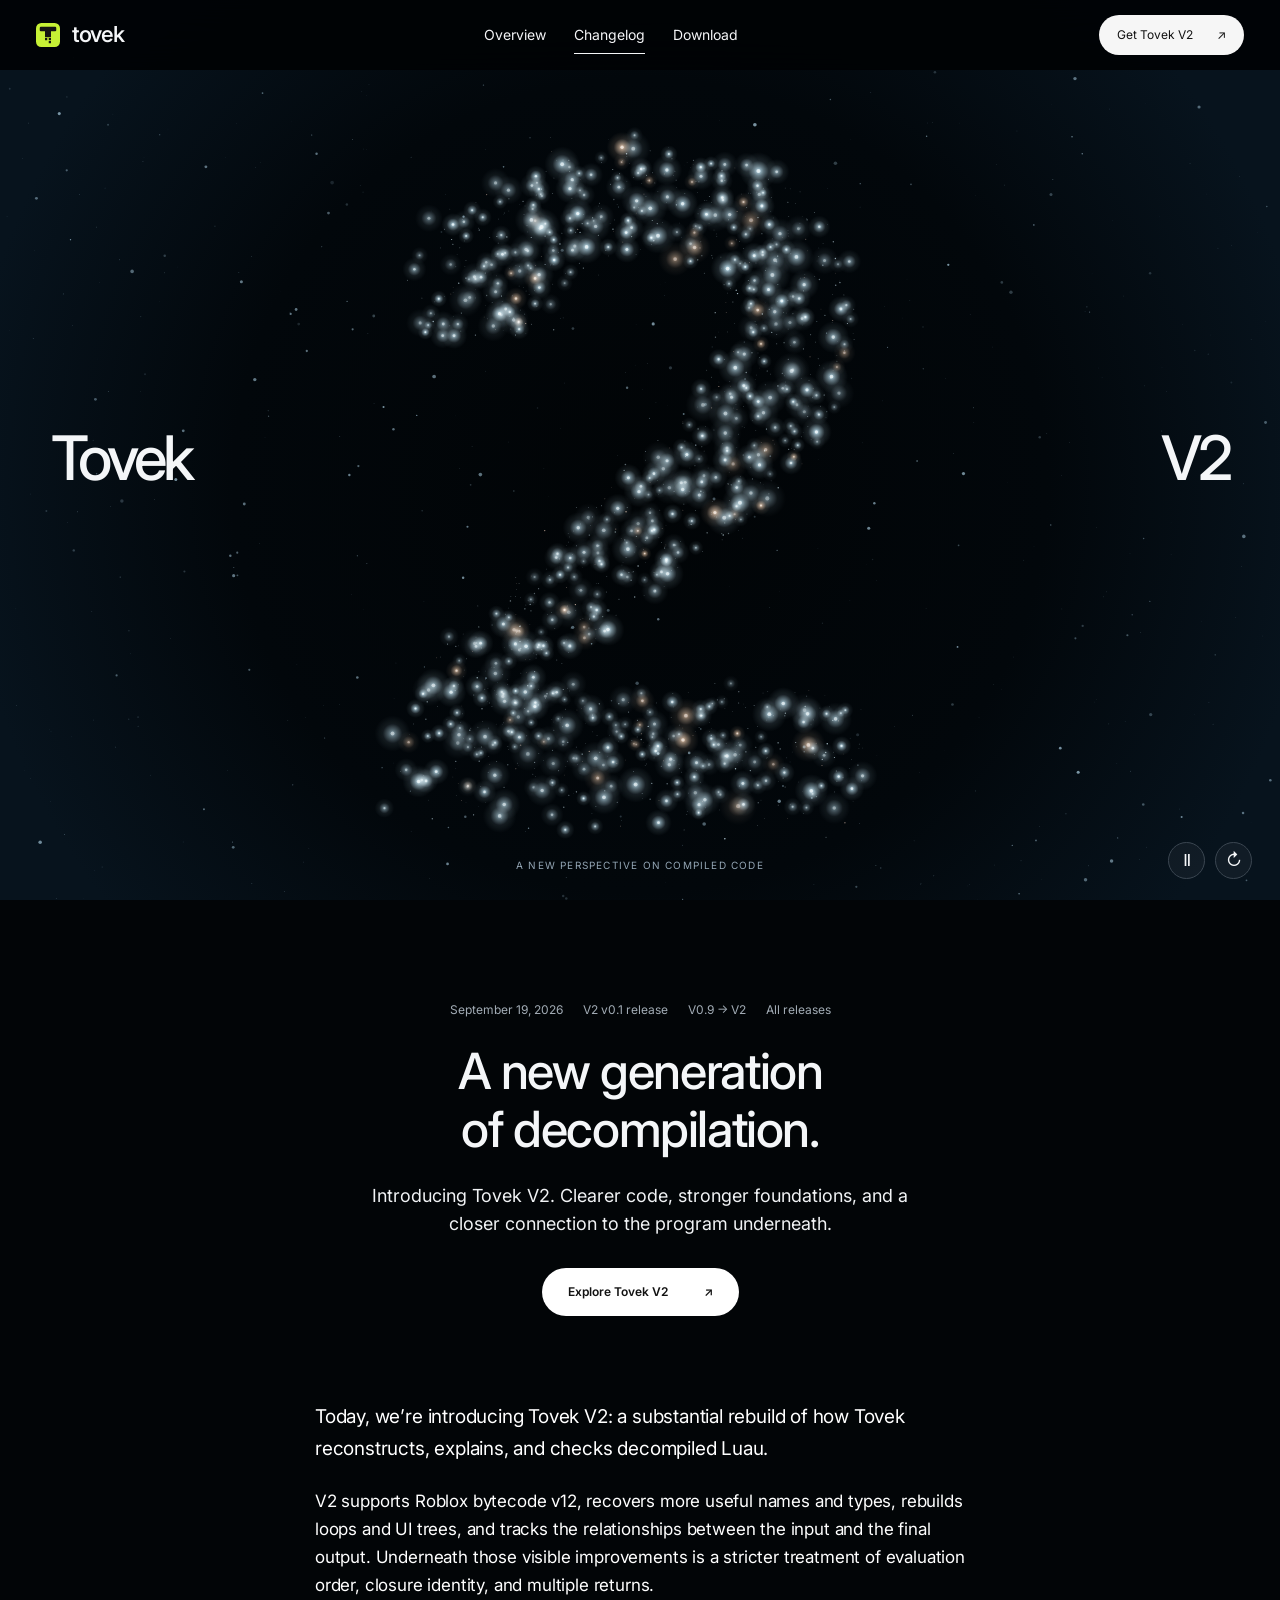
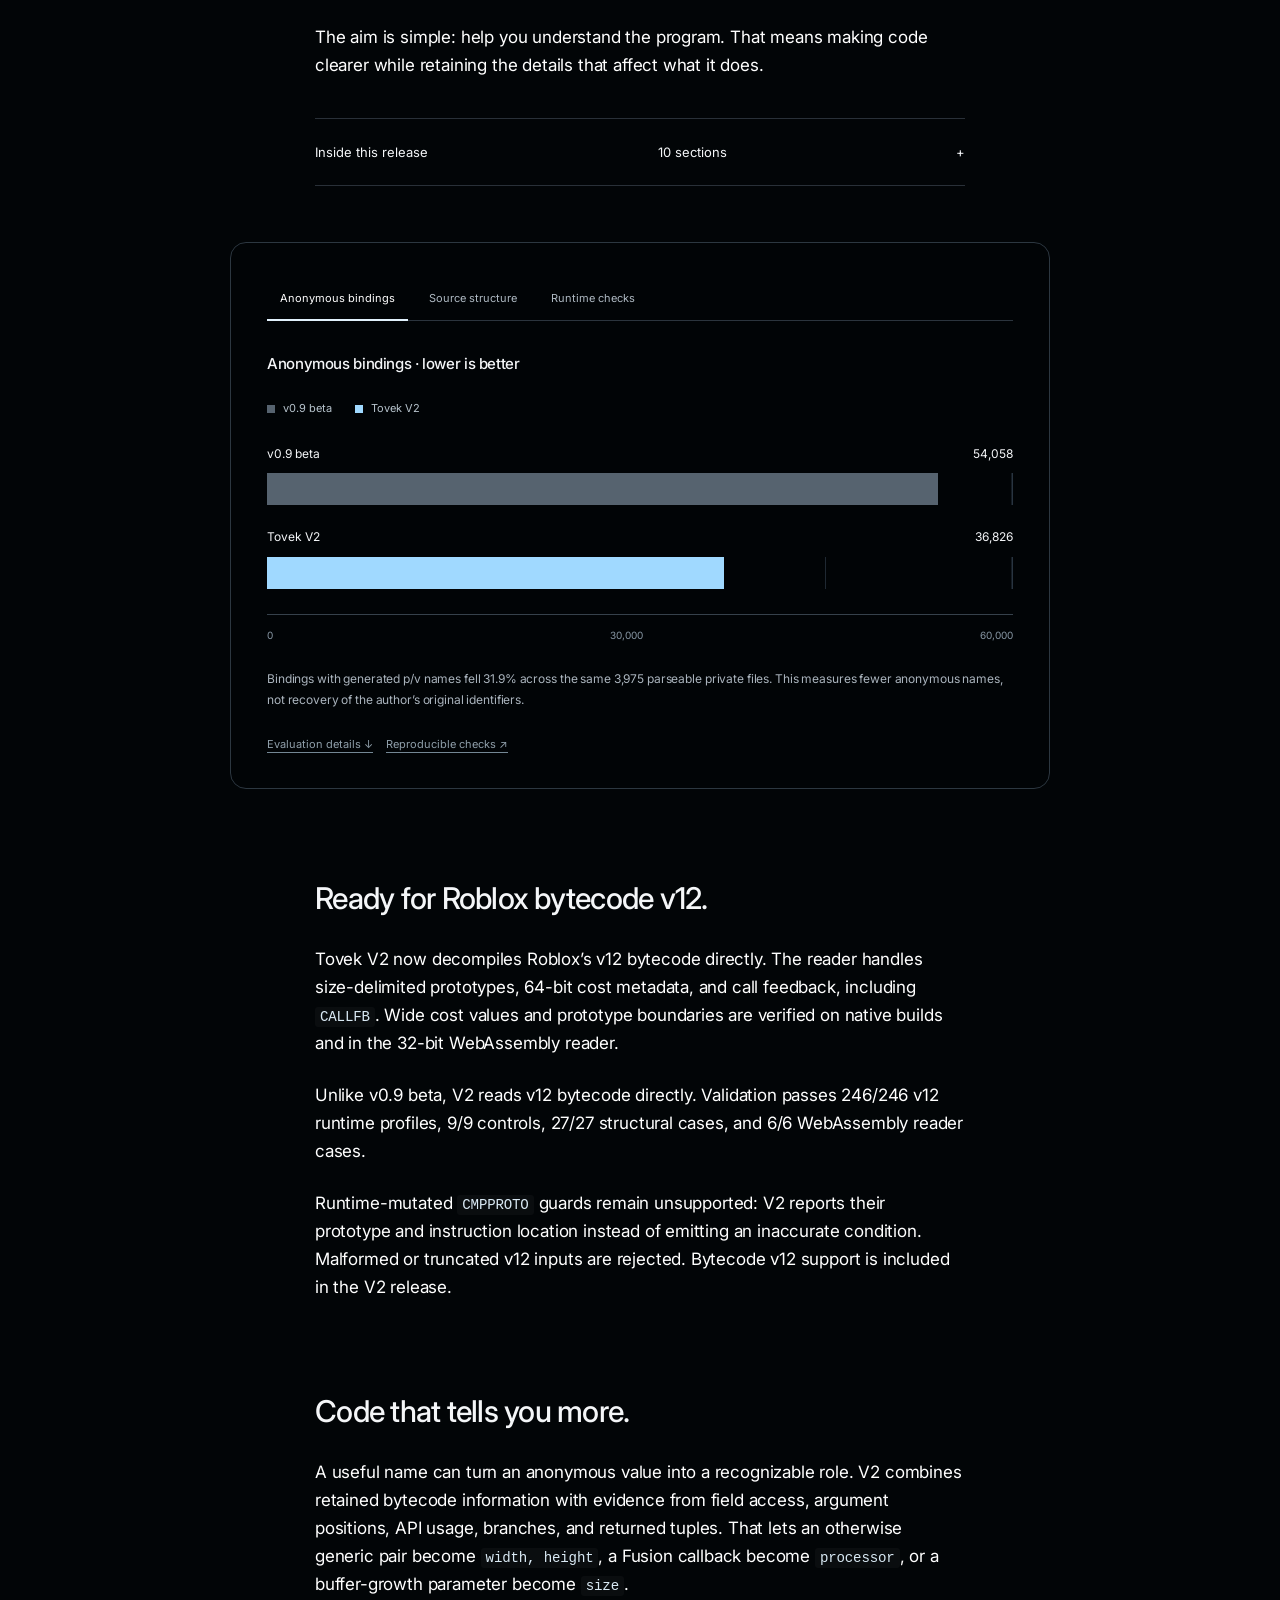
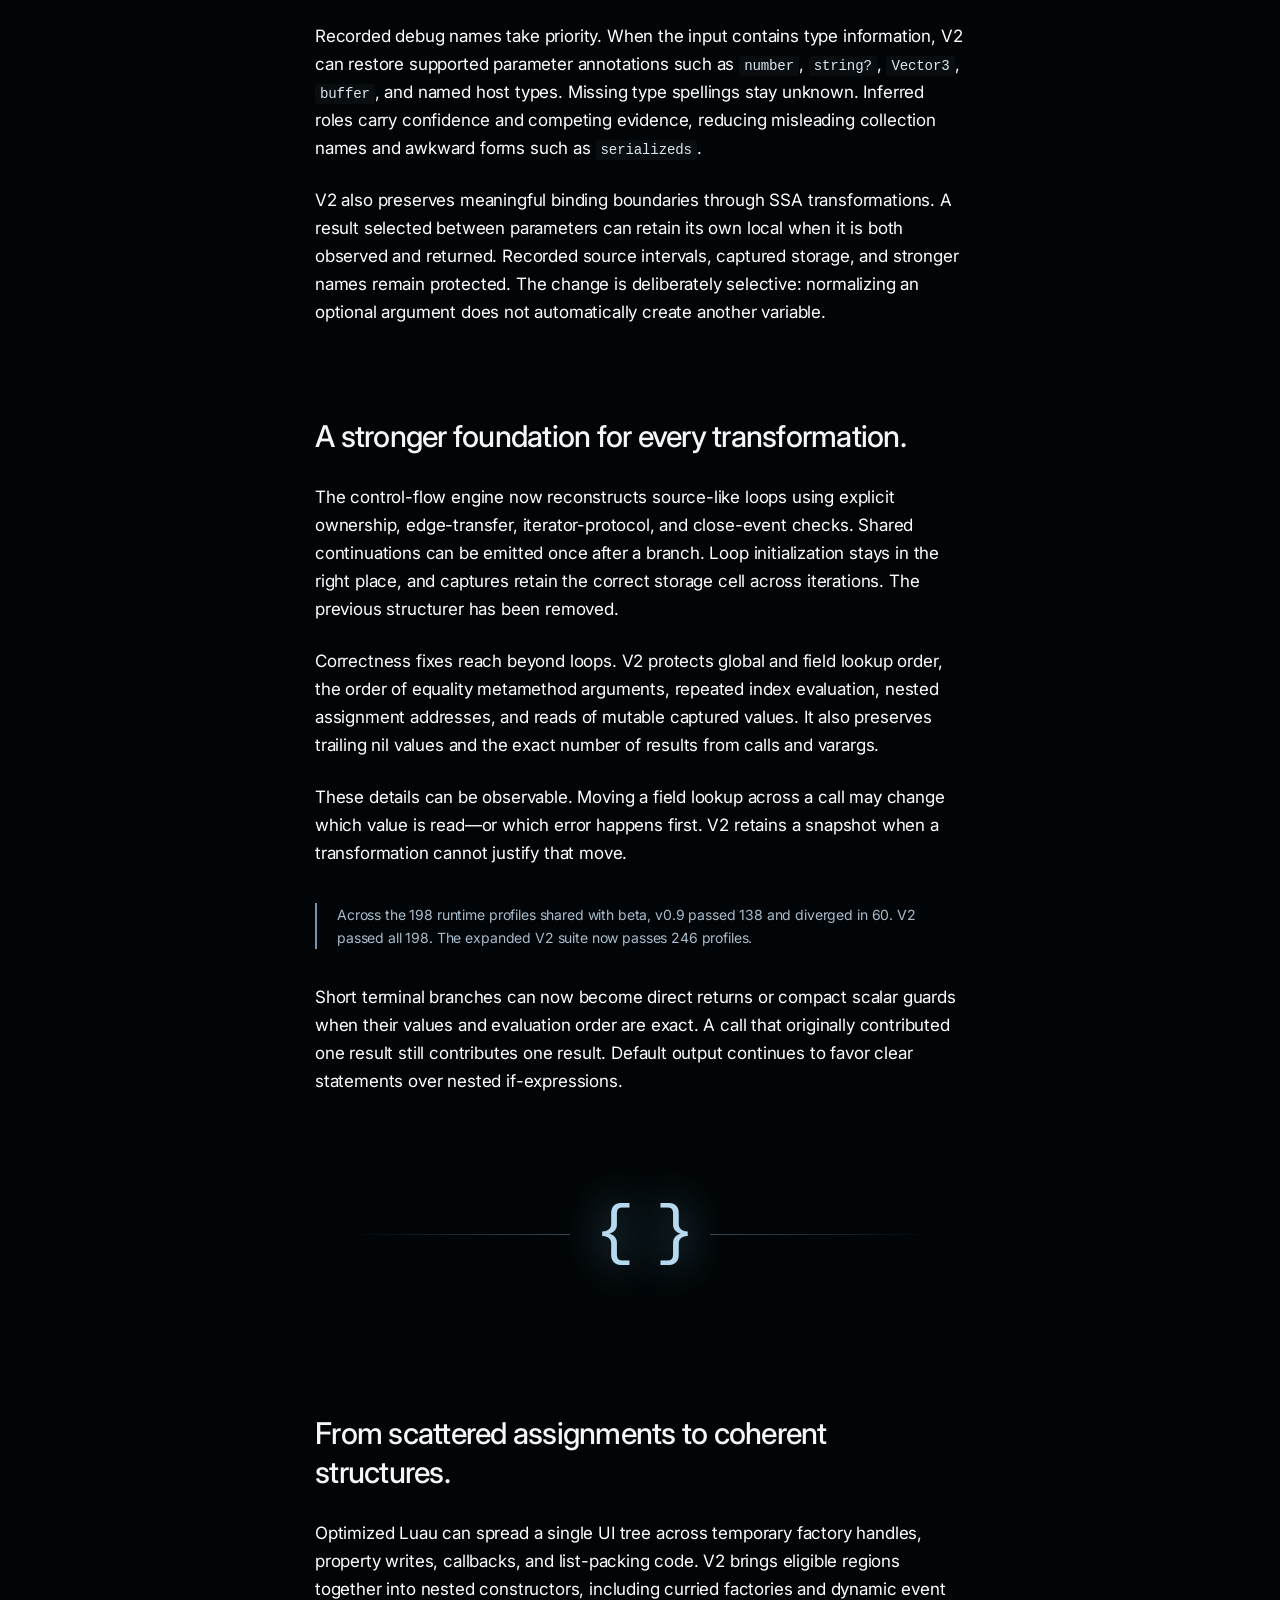
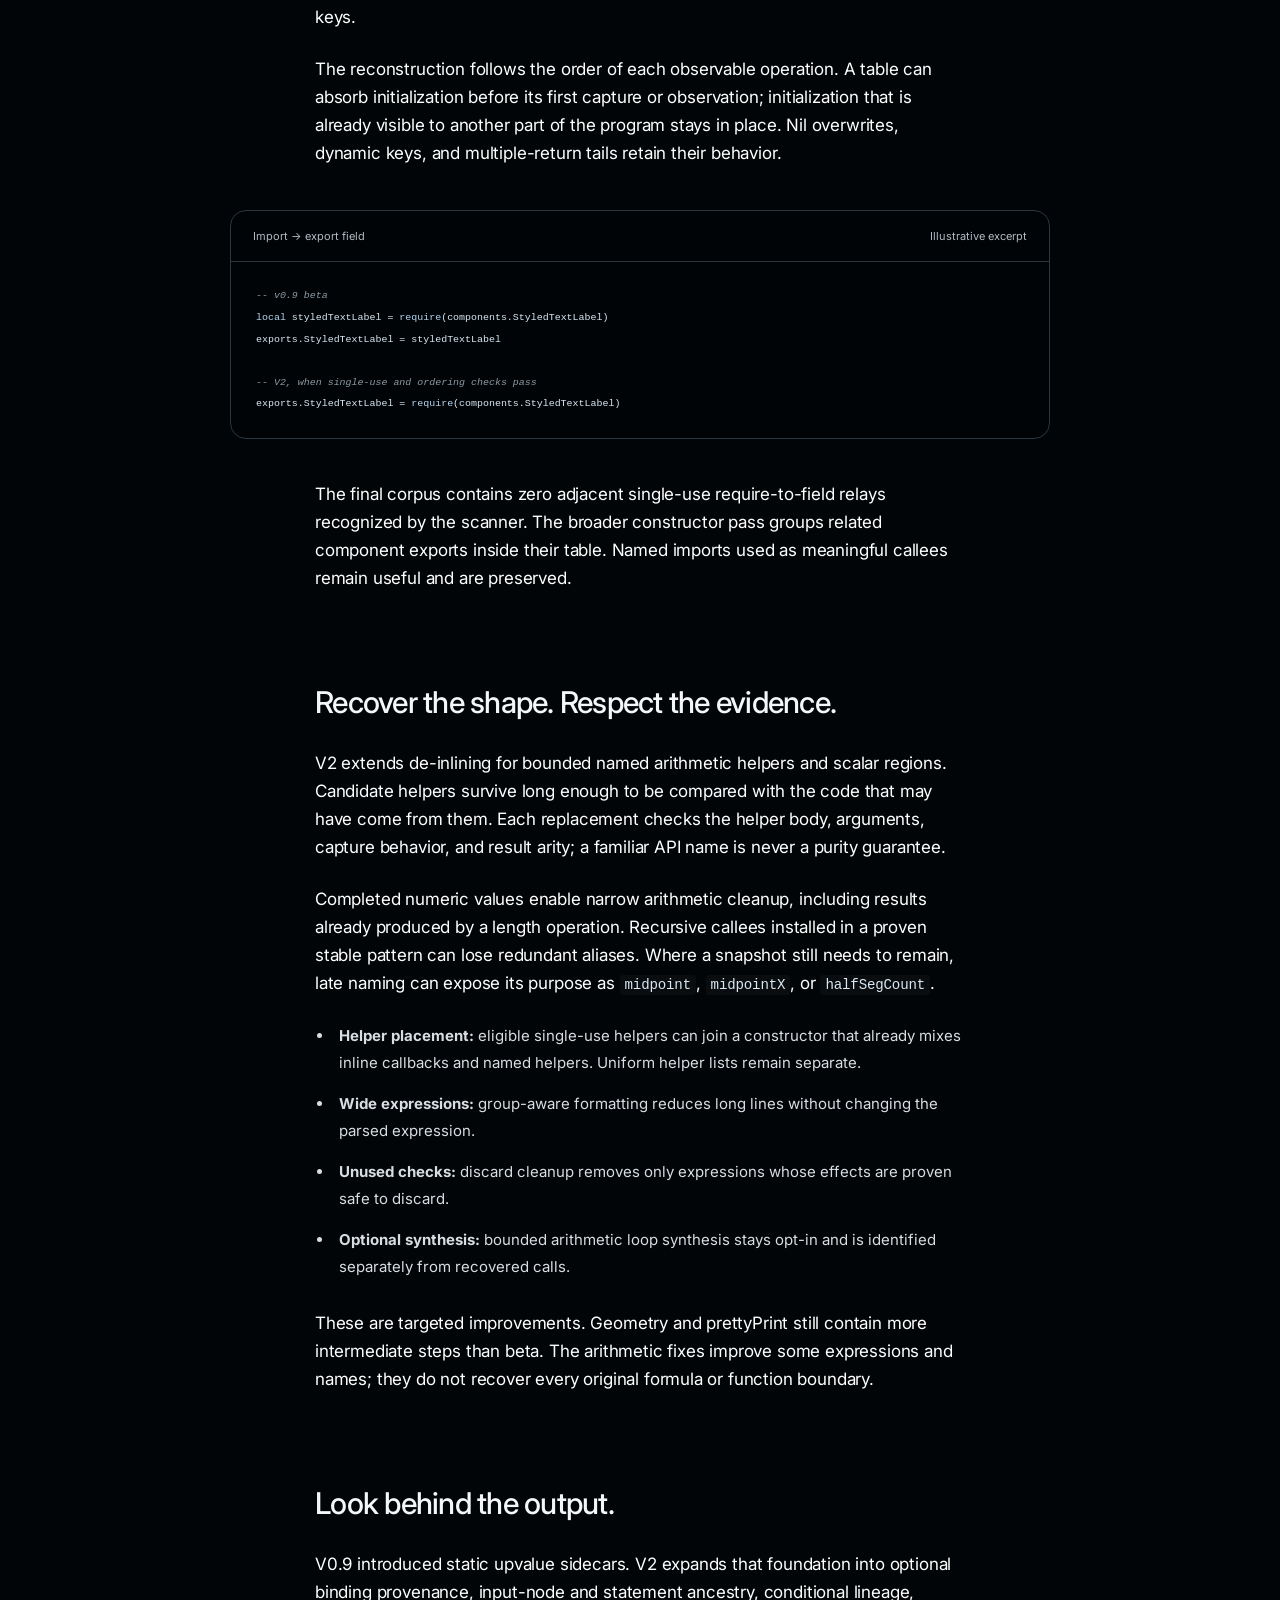
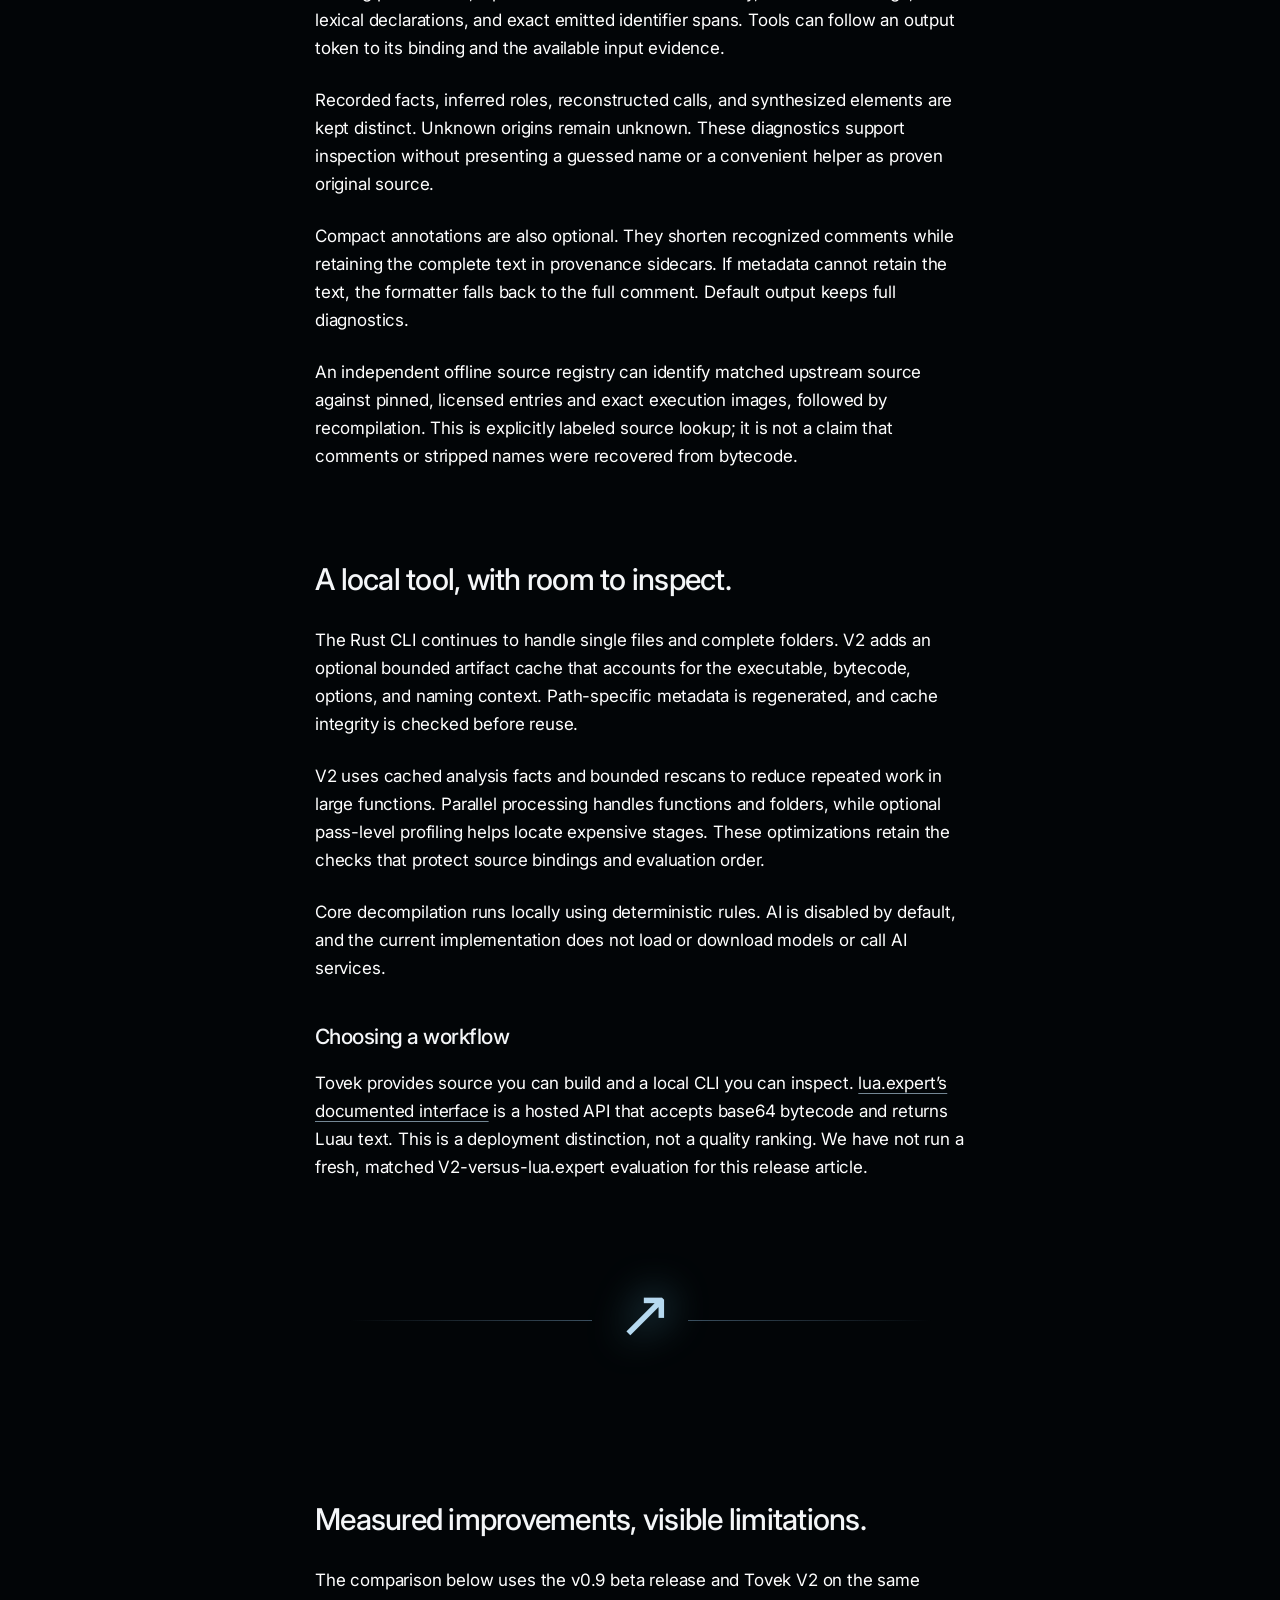
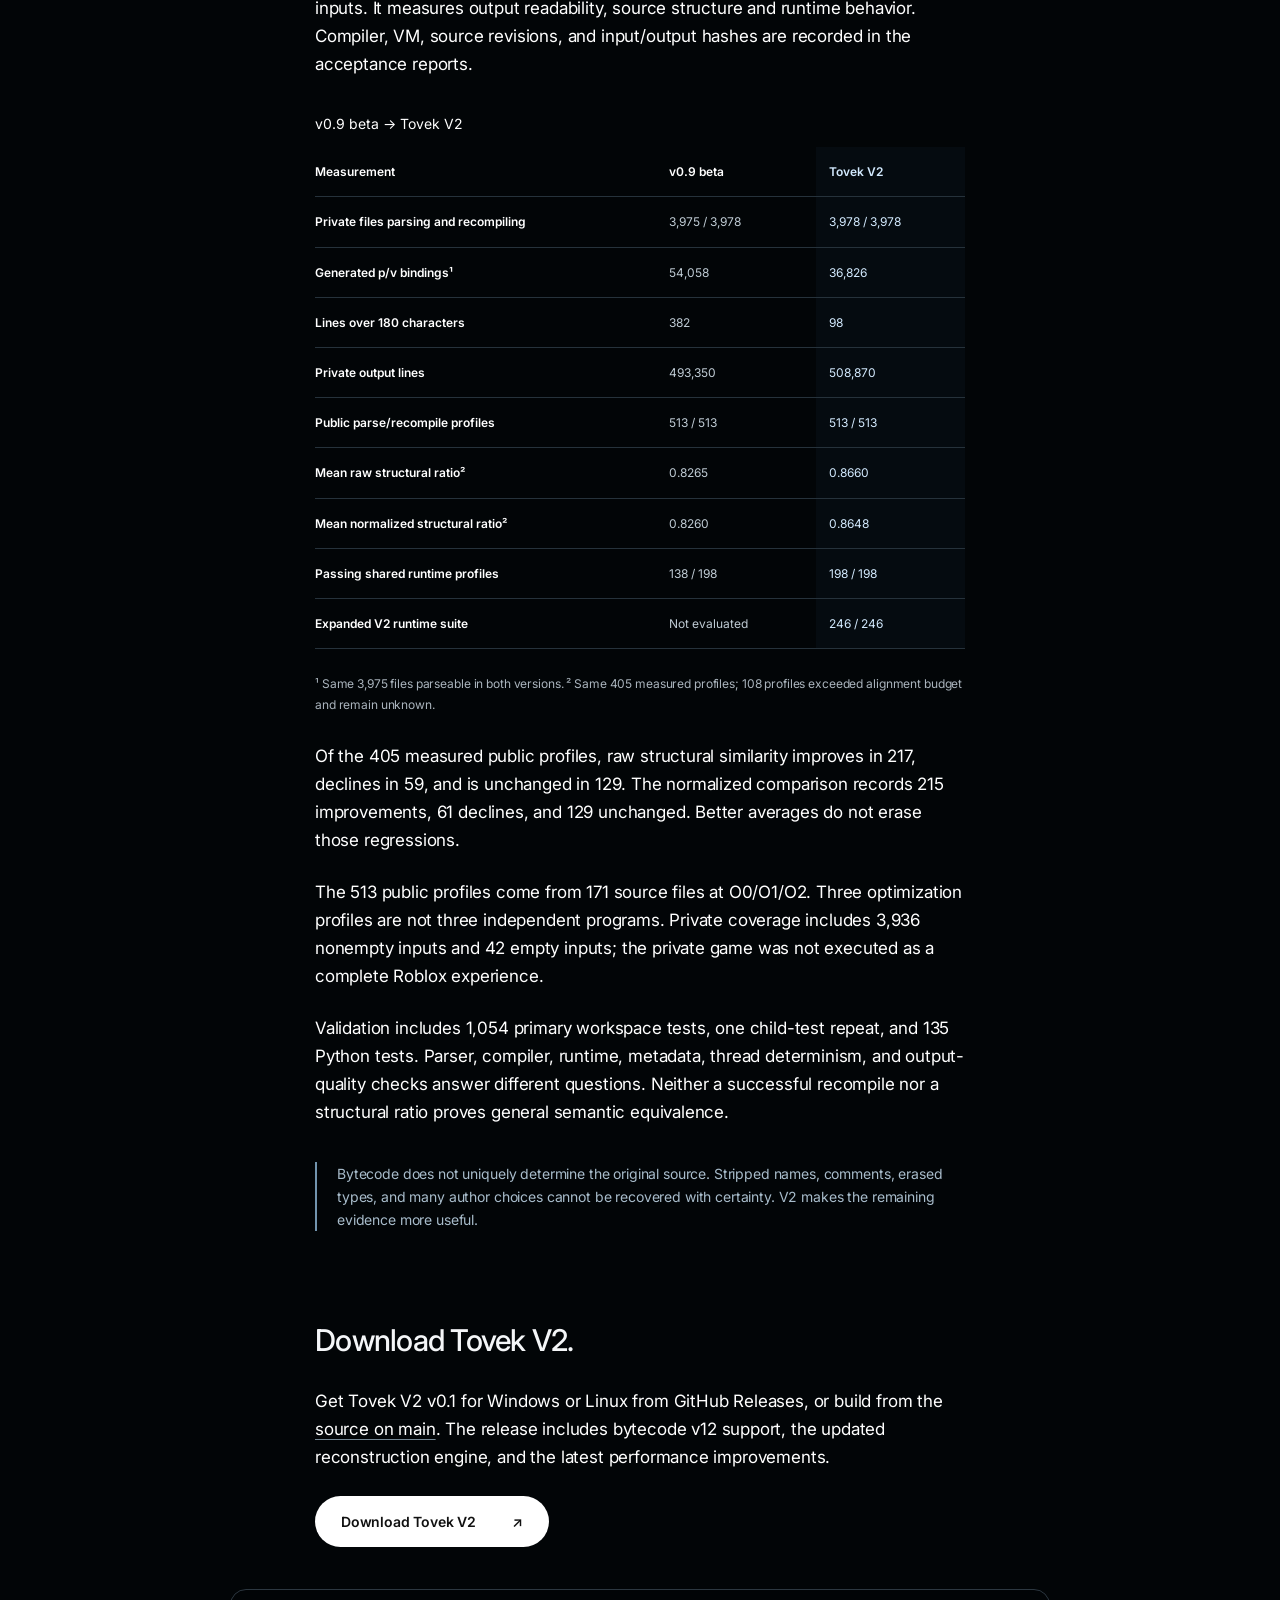
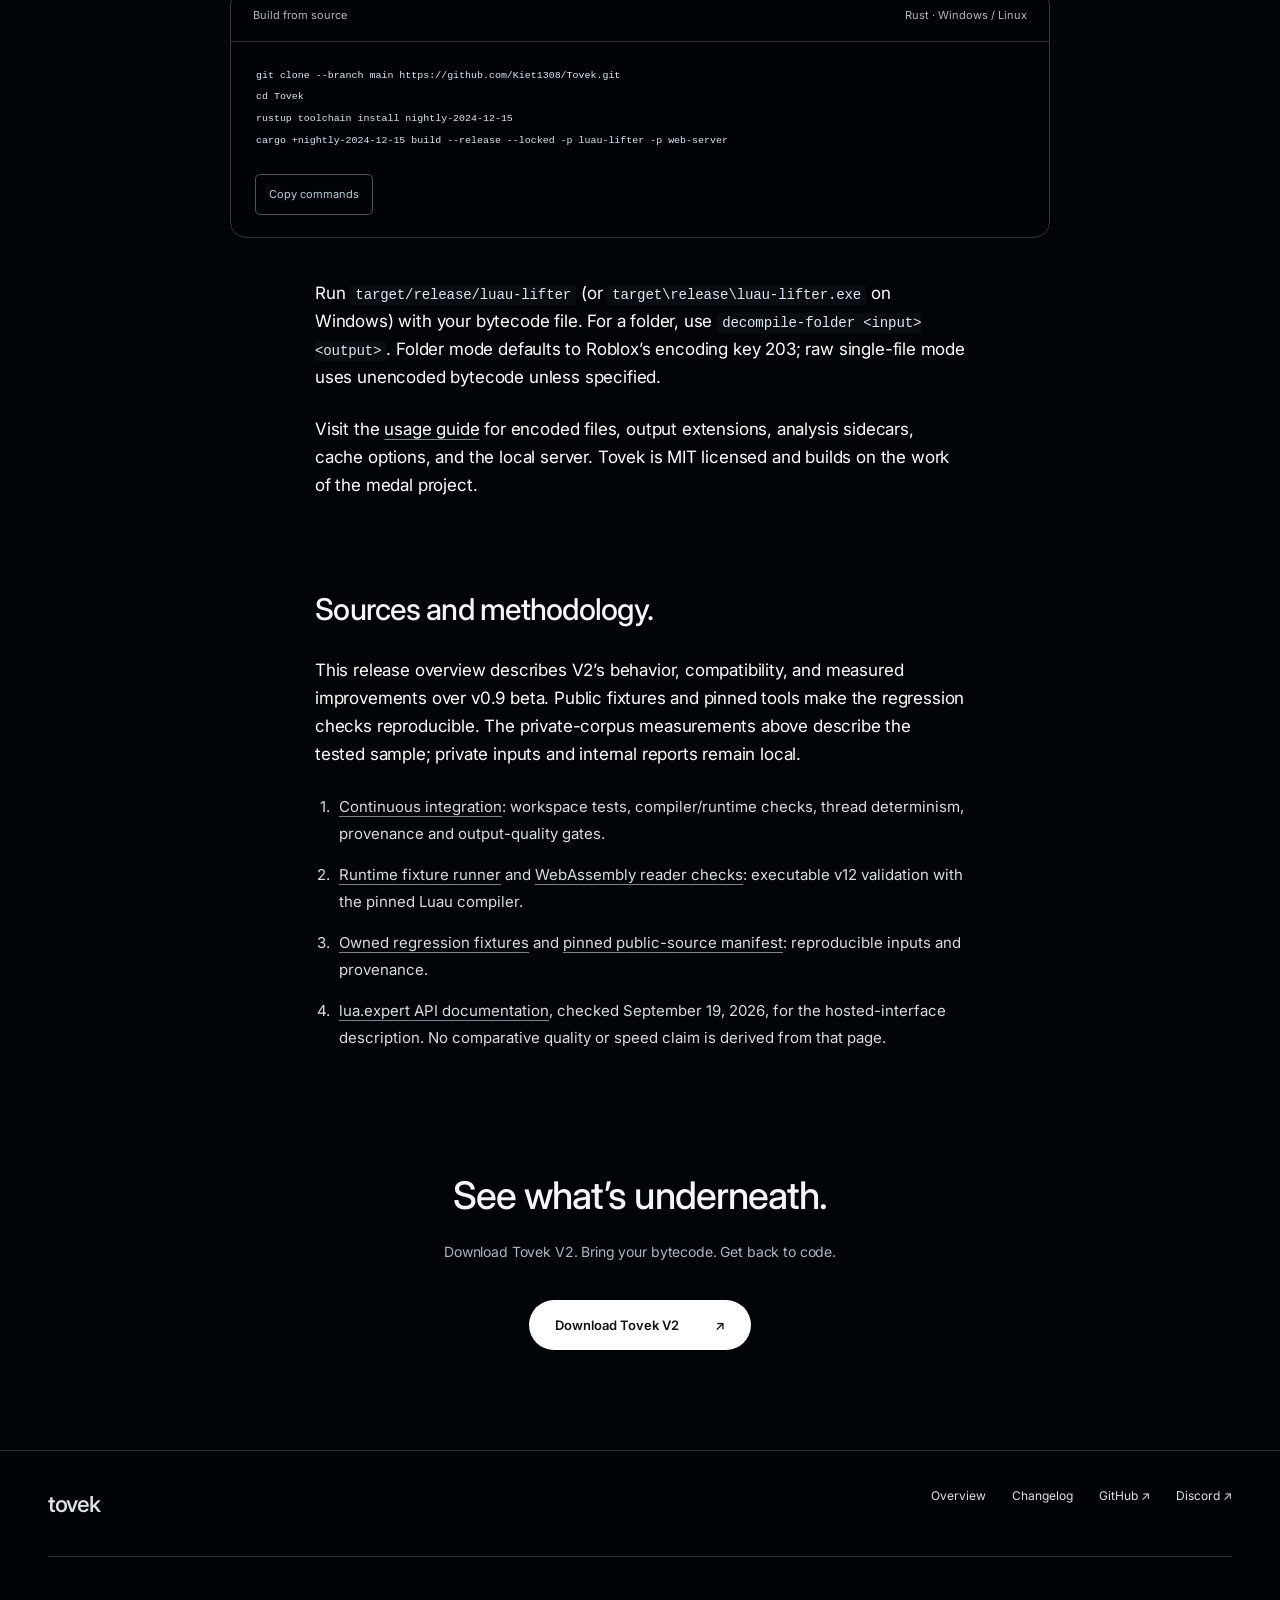
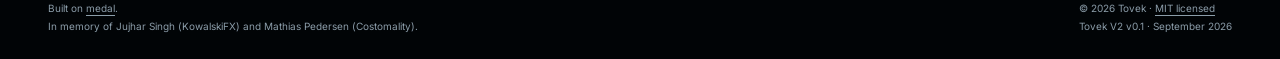
<file: docs/changelog/v2/index.html>
<!doctype html>
<html lang="en">
<head>
  <meta charset="utf-8">
  <meta name="viewport" content="width=device-width,initial-scale=1">
  <title>Introducing Tovek V2 — A new generation of decompilation</title>
  <meta name="description" content="Explore Tovek V2: Roblox bytecode v12 support, faster decompilation, readable output, stronger semantics, UI reconstruction and reproducible evaluation.">
  <meta name="theme-color" content="#020507">
  <meta property="og:title" content="Introducing Tovek V2">
  <meta property="og:description" content="Meet Tovek V2: Roblox bytecode v12 support, clearer Luau, faster decompilation and a ready-to-run release.">
  <meta property="og:type" content="article">
  <meta property="og:url" content="https://kiet1308.github.io/Tovek/changelog/v2/">
  <link rel="icon" href="../../assets/favicon.svg?v=2" type="image/svg+xml">
  <link rel="preload" href="../../assets/inter-v2-latin.woff2" as="font" type="font/woff2" crossorigin>
  <link rel="stylesheet" href="../../assets/changelog.css?v=3">
  <script src="../../assets/changelog.js?v=2" defer></script>
</head>
<body class="changelog">
<a class="skip" href="#introduction">Skip to article</a>
<div class="space-background" aria-hidden="true"></div>
<header class="site-header">
  <a class="brand" href="../../index.html" aria-label="Tovek home"><svg class="brand-mark" viewBox="0 0 32 32" aria-hidden="true"><rect width="32" height="32" rx="7" fill="#c6f135"/><path fill="#141513" d="M6.5 5h19A1.5 1.5 0 0 1 27 6.5v3A1.5 1.5 0 0 1 25.5 11H20v8h-8v-8H6.5A1.5 1.5 0 0 1 5 9.5v-3A1.5 1.5 0 0 1 6.5 5zM12 20h3v3h-3zM17 20h3v3h-3zM17 24h3v3h-3z"/></svg>tovek</a>
  <nav class="primary-nav" aria-label="Main navigation"><a href="../../index.html">Overview</a><a href="../../changelog.html" aria-current="page">Changelog</a><a class="optional-nav" href="#availability">Download</a></nav>
  <a class="header-link" href="#availability">Get Tovek V2 <span aria-hidden="true">↗</span></a>
</header>
<div class="reading-progress" aria-hidden="true"></div>
<main>
  <section class="cosmos-hero" aria-label="Introducing Tovek V2">
    <div class="cosmos-fallback" aria-hidden="true">2</div>
    <canvas id="cosmos" width="1440" height="850" tabindex="0" role="img" aria-label="Interactive star field forming the number 2. Drag or use the left and right arrow keys to rotate. Use the nearby pause button to stop motion."></canvas>
    <h1><span>Tovek</span><span>V2</span><span class="sr-only">: A new generation of decompilation</span></h1>
    <span class="cosmos-caption">A new perspective on compiled code</span>
    <div class="cosmos-controls"><button type="button" id="cosmos-pause" aria-label="Pause star field" aria-pressed="false">Ⅱ</button><button type="button" id="cosmos-reset" aria-label="Reset star field rotation">↻</button></div>
  </section>

  <article>
    <header class="article-intro" id="introduction">
      <div class="article-meta"><time datetime="2026-09-19">September 19, 2026</time><span>V2 v0.1 release</span><span>V0.9 → V2</span><a href="../../changelog.html">All releases</a></div>
      <h2>A new generation<br>of decompilation.</h2>
      <p class="subtitle">Introducing Tovek V2. Clearer code, stronger foundations, and a closer connection to the program underneath.</p>
      <a class="action" href="#availability">Explore Tovek V2 <span class="arrow" aria-hidden="true">↗</span></a>
    </header>

    <div class="article-body">
      <p class="article-lead">Today, we’re introducing Tovek V2: a substantial rebuild of how Tovek reconstructs, explains, and checks decompiled Luau.</p>
      <p>V2 supports Roblox bytecode v12, recovers more useful names and types, rebuilds loops and UI trees, and tracks the relationships between the input and the final output. Underneath those visible improvements is a stricter treatment of evaluation order, closure identity, and multiple returns.</p>
      <p>The aim is simple: help you understand the program. That means making code clearer while retaining the details that affect what it does.</p>
      <details class="contents"><summary>Inside this release <span>10 sections</span></summary><ol>
        <li><a href="#bytecode-v12">Roblox bytecode v12</a></li>
        <li><a href="#readability">Names and source bindings</a></li><li><a href="#control-flow">Control flow and semantics</a></li><li><a href="#ui-trees">Tables, modules and UI trees</a></li><li><a href="#reconstruction">Helpers and expressions</a></li><li><a href="#provenance">Traceable output</a></li><li><a href="#workflow">Local workflows and performance</a></li><li><a href="#evaluation">Evaluation and limitations</a></li><li><a href="#availability">Download and build</a></li><li><a href="#sources">Sources and methodology</a></li>
      </ol></details>

      <figure class="wide-figure" aria-labelledby="chart-title">
        <div class="chart-tabs" role="tablist" aria-label="Evaluation metrics">
          <button type="button" role="tab" id="metric-names" aria-selected="true" aria-controls="metric-panel" tabindex="0" data-metric="names">Anonymous bindings</button>
          <button type="button" role="tab" id="metric-structure" aria-selected="false" aria-controls="metric-panel" tabindex="-1" data-metric="structure">Source structure</button>
          <button type="button" role="tab" id="metric-runtime" aria-selected="false" aria-controls="metric-panel" tabindex="-1" data-metric="runtime">Runtime checks</button>
        </div>
        <div id="metric-panel" role="tabpanel" aria-labelledby="metric-names" tabindex="0">
          <h3 class="figure-title" id="chart-title" style="margin:0 0 23px;font-size:15px">Anonymous bindings · lower is better</h3>
          <div class="chart-legend"><span><i class="beta-dot" aria-hidden="true"></i>v0.9 beta</span><span><i aria-hidden="true"></i>Tovek V2</span></div>
          <div class="chart-row"><div class="chart-row-label"><span>v0.9 beta</span><span id="chart-beta-value">54,058</span></div><div class="chart-bar-track" aria-hidden="true"><div class="chart-bar beta" id="chart-beta" style="--bar:90.0967%"></div></div></div>
          <div class="chart-row"><div class="chart-row-label"><span>Tovek V2</span><span id="chart-v2-value">36,826</span></div><div class="chart-bar-track" aria-hidden="true"><div class="chart-bar" id="chart-v2" style="--bar:61.3767%"></div></div></div>
          <div class="chart-scale" aria-hidden="true"><span>0</span><span id="chart-axis-mid">30,000</span><span id="chart-axis-max">60,000</span></div>
          <p class="figure-note" id="chart-note">Bindings with generated p/v names fell 31.9% across the same 3,975 parseable private files. This measures fewer anonymous names, not recovery of the author’s original identifiers.</p>
        </div>
        <figcaption class="source-line"><a href="#evaluation">Evaluation details ↓</a><a href="https://github.com/Kiet1308/Tovek/actions/workflows/ci.yaml">Reproducible checks ↗</a></figcaption>
      </figure>

      <section id="bytecode-v12">
        <h2>Ready for Roblox bytecode v12.</h2>
        <p>Tovek V2 now decompiles Roblox’s v12 bytecode directly. The reader handles size-delimited prototypes, 64-bit cost metadata, and call feedback, including <code>CALLFB</code>. Wide cost values and prototype boundaries are verified on native builds and in the 32-bit WebAssembly reader.</p>
        <p>Unlike v0.9 beta, V2 reads v12 bytecode directly. Validation passes 246/246 v12 runtime profiles, 9/9 controls, 27/27 structural cases, and 6/6 WebAssembly reader cases.</p>
        <p>Runtime-mutated <code>CMPPROTO</code> guards remain unsupported: V2 reports their prototype and instruction location instead of emitting an inaccurate condition. Malformed or truncated v12 inputs are rejected. Bytecode v12 support is included in the V2 release.</p>
      </section>

      <section id="readability">
        <h2>Code that tells you more.</h2>
        <p>A useful name can turn an anonymous value into a recognizable role. V2 combines retained bytecode information with evidence from field access, argument positions, API usage, branches, and returned tuples. That lets an otherwise generic pair become <code>width, height</code>, a Fusion callback become <code>processor</code>, or a buffer-growth parameter become <code>size</code>.</p>
        <p>Recorded debug names take priority. When the input contains type information, V2 can restore supported parameter annotations such as <code>number</code>, <code>string?</code>, <code>Vector3</code>, <code>buffer</code>, and named host types. Missing type spellings stay unknown. Inferred roles carry confidence and competing evidence, reducing misleading collection names and awkward forms such as <code>serializeds</code>.</p>
        <p>V2 also preserves meaningful binding boundaries through SSA transformations. A result selected between parameters can retain its own local when it is both observed and returned. Recorded source intervals, captured storage, and stronger names remain protected. The change is deliberately selective: normalizing an optional argument does not automatically create another variable.</p>
      </section>

      <section id="control-flow">
        <h2>A stronger foundation for every transformation.</h2>
        <p>The control-flow engine now reconstructs source-like loops using explicit ownership, edge-transfer, iterator-protocol, and close-event checks. Shared continuations can be emitted once after a branch. Loop initialization stays in the right place, and captures retain the correct storage cell across iterations. The previous structurer has been removed.</p>
        <p>Correctness fixes reach beyond loops. V2 protects global and field lookup order, the order of equality metamethod arguments, repeated index evaluation, nested assignment addresses, and reads of mutable captured values. It also preserves trailing nil values and the exact number of results from calls and varargs.</p>
        <p>These details can be observable. Moving a field lookup across a call may change which value is read—or which error happens first. V2 retains a snapshot when a transformation cannot justify that move.</p>
        <p class="inline-note">Across the 198 runtime profiles shared with beta, v0.9 passed 138 and diverged in 60. V2 passed all 198. The expanded V2 suite now passes 246 profiles.</p>
        <p>Short terminal branches can now become direct returns or compact scalar guards when their values and evaluation order are exact. A call that originally contributed one result still contributes one result. Default output continues to favor clear statements over nested if-expressions.</p>
      </section>

      <div class="article-divider" aria-hidden="true"><span>{ }</span></div>

      <section id="ui-trees">
        <h2>From scattered assignments to coherent structures.</h2>
        <p>Optimized Luau can spread a single UI tree across temporary factory handles, property writes, callbacks, and list-packing code. V2 brings eligible regions together into nested constructors, including curried factories and dynamic event keys.</p>
        <p>The reconstruction follows the order of each observable operation. A table can absorb initialization before its first capture or observation; initialization that is already visible to another part of the program stays in place. Nil overwrites, dynamic keys, and multiple-return tails retain their behavior.</p>
        <figure class="wide-figure code-figure">
          <figcaption class="code-figure-title"><span>Import → export field</span><span>Illustrative excerpt</span></figcaption>
          <pre><code><span class="syntax-comment">-- v0.9 beta</span>
<span class="syntax-key">local</span> styledTextLabel = <span class="syntax-key">require</span>(components.StyledTextLabel)
exports.StyledTextLabel = styledTextLabel

<span class="syntax-comment">-- V2, when single-use and ordering checks pass</span>
exports.StyledTextLabel = <span class="syntax-key">require</span>(components.StyledTextLabel)</code></pre>
        </figure>
        <p>The final corpus contains zero adjacent single-use require-to-field relays recognized by the scanner. The broader constructor pass groups related component exports inside their table. Named imports used as meaningful callees remain useful and are preserved.</p>
      </section>

      <section id="reconstruction">
        <h2>Recover the shape. Respect the evidence.</h2>
        <p>V2 extends de-inlining for bounded named arithmetic helpers and scalar regions. Candidate helpers survive long enough to be compared with the code that may have come from them. Each replacement checks the helper body, arguments, capture behavior, and result arity; a familiar API name is never a purity guarantee.</p>
        <p>Completed numeric values enable narrow arithmetic cleanup, including results already produced by a length operation. Recursive callees installed in a proven stable pattern can lose redundant aliases. Where a snapshot still needs to remain, late naming can expose its purpose as <code>midpoint</code>, <code>midpointX</code>, or <code>halfSegCount</code>.</p>
        <ul class="feature-list">
          <li><strong>Helper placement:</strong> eligible single-use helpers can join a constructor that already mixes inline callbacks and named helpers. Uniform helper lists remain separate.</li>
          <li><strong>Wide expressions:</strong> group-aware formatting reduces long lines without changing the parsed expression.</li>
          <li><strong>Unused checks:</strong> discard cleanup removes only expressions whose effects are proven safe to discard.</li>
          <li><strong>Optional synthesis:</strong> bounded arithmetic loop synthesis stays opt-in and is identified separately from recovered calls.</li>
        </ul>
        <p>These are targeted improvements. Geometry and prettyPrint still contain more intermediate steps than beta. The arithmetic fixes improve some expressions and names; they do not recover every original formula or function boundary.</p>
      </section>

      <section id="provenance">
        <h2>Look behind the output.</h2>
        <p>V0.9 introduced static upvalue sidecars. V2 expands that foundation into optional binding provenance, input-node and statement ancestry, conditional lineage, lexical declarations, and exact emitted identifier spans. Tools can follow an output token to its binding and the available input evidence.</p>
        <p>Recorded facts, inferred roles, reconstructed calls, and synthesized elements are kept distinct. Unknown origins remain unknown. These diagnostics support inspection without presenting a guessed name or a convenient helper as proven original source.</p>
        <p>Compact annotations are also optional. They shorten recognized comments while retaining the complete text in provenance sidecars. If metadata cannot retain the text, the formatter falls back to the full comment. Default output keeps full diagnostics.</p>
        <p>An independent offline source registry can identify matched upstream source against pinned, licensed entries and exact execution images, followed by recompilation. This is explicitly labeled source lookup; it is not a claim that comments or stripped names were recovered from bytecode.</p>
      </section>

      <section id="workflow">
        <h2>A local tool, with room to inspect.</h2>
        <p>The Rust CLI continues to handle single files and complete folders. V2 adds an optional bounded artifact cache that accounts for the executable, bytecode, options, and naming context. Path-specific metadata is regenerated, and cache integrity is checked before reuse.</p>
        <p>V2 uses cached analysis facts and bounded rescans to reduce repeated work in large functions. Parallel processing handles functions and folders, while optional pass-level profiling helps locate expensive stages. These optimizations retain the checks that protect source bindings and evaluation order.</p>
        <p>Core decompilation runs locally using deterministic rules. AI is disabled by default, and the current implementation does not load or download models or call AI services.</p>
        <h3>Choosing a workflow</h3>
        <p>Tovek provides source you can build and a local CLI you can inspect. <a href="https://lua.expert/docs">lua.expert’s documented interface</a> is a hosted API that accepts base64 bytecode and returns Luau text. This is a deployment distinction, not a quality ranking. We have not run a fresh, matched V2-versus-lua.expert evaluation for this release article.</p>
      </section>

      <div class="article-divider" aria-hidden="true"><span>↗</span></div>

      <section id="evaluation">
        <h2>Measured improvements, visible limitations.</h2>
        <p>The comparison below uses the v0.9 beta release and Tovek V2 on the same inputs. It measures output readability, source structure and runtime behavior. Compiler, VM, source revisions, and input/output hashes are recorded in the acceptance reports.</p>
        <div class="table-scroll" tabindex="0" role="region" aria-label="Evaluation comparison table">
          <table><caption>v0.9 beta → Tovek V2</caption><thead><tr><th scope="col">Measurement</th><th scope="col">v0.9 beta</th><th scope="col">Tovek V2</th></tr></thead><tbody>
            <tr><th scope="row">Private files parsing and recompiling</th><td>3,975 / 3,978</td><td>3,978 / 3,978</td></tr>
            <tr><th scope="row">Generated p/v bindings¹</th><td>54,058</td><td>36,826</td></tr>
            <tr><th scope="row">Lines over 180 characters</th><td>382</td><td>98</td></tr>
            <tr><th scope="row">Private output lines</th><td>493,350</td><td>508,870</td></tr>
            <tr><th scope="row">Public parse/recompile profiles</th><td>513 / 513</td><td>513 / 513</td></tr>
            <tr><th scope="row">Mean raw structural ratio²</th><td>0.8265</td><td>0.8660</td></tr>
            <tr><th scope="row">Mean normalized structural ratio²</th><td>0.8260</td><td>0.8648</td></tr>
            <tr><th scope="row">Passing shared runtime profiles</th><td>138 / 198</td><td>198 / 198</td></tr>
            <tr><th scope="row">Expanded V2 runtime suite</th><td>Not evaluated</td><td>246 / 246</td></tr>
          </tbody></table>
        </div>
        <p class="figure-note">¹ Same 3,975 files parseable in both versions. ² Same 405 measured profiles; 108 profiles exceeded alignment budget and remain unknown.</p>
        <p style="margin-top:28px">Of the 405 measured public profiles, raw structural similarity improves in 217, declines in 59, and is unchanged in 129. The normalized comparison records 215 improvements, 61 declines, and 129 unchanged. Better averages do not erase those regressions.</p>
        <p>The 513 public profiles come from 171 source files at O0/O1/O2. Three optimization profiles are not three independent programs. Private coverage includes 3,936 nonempty inputs and 42 empty inputs; the private game was not executed as a complete Roblox experience.</p>
        <p>Validation includes 1,054 primary workspace tests, one child-test repeat, and 135 Python tests. Parser, compiler, runtime, metadata, thread determinism, and output-quality checks answer different questions. Neither a successful recompile nor a structural ratio proves general semantic equivalence.</p>
        <p class="inline-note">Bytecode does not uniquely determine the original source. Stripped names, comments, erased types, and many author choices cannot be recovered with certainty. V2 makes the remaining evidence more useful.</p>
      </section>

      <section id="availability">
        <h2>Download Tovek V2.</h2>
        <p>Get Tovek V2 v0.1 for Windows or Linux from GitHub Releases, or build from the <a href="https://github.com/Kiet1308/Tovek/tree/main">source on main</a>. The release includes bytecode v12 support, the updated reconstruction engine, and the latest performance improvements.</p>
        <p><a class="action" href="https://github.com/Kiet1308/Tovek/releases/latest">Download Tovek V2 <span class="arrow" aria-hidden="true">↗</span></a></p>
        <figure class="wide-figure code-figure"><figcaption class="code-figure-title"><span>Build from source</span><span>Rust · Windows / Linux</span></figcaption><pre><code id="build-command">git clone --branch main https://github.com/Kiet1308/Tovek.git
cd Tovek
rustup toolchain install nightly-2024-12-15
cargo +nightly-2024-12-15 build --release --locked -p luau-lifter -p web-server</code></pre><button class="copy-button" type="button" data-copy="build-command">Copy commands</button></figure>
        <p>Run <code>target/release/luau-lifter</code> (or <code>target\release\luau-lifter.exe</code> on Windows) with your bytecode file. For a folder, use <code>decompile-folder &lt;input&gt; &lt;output&gt;</code>. Folder mode defaults to Roblox’s encoding key 203; raw single-file mode uses unencoded bytecode unless specified.</p>
        <p>Visit the <a href="https://github.com/Kiet1308/Tovek/blob/main/README.md#usage">usage guide</a> for encoded files, output extensions, analysis sidecars, cache options, and the local server. Tovek is MIT licensed and builds on the work of the medal project.</p>
      </section>

      <section id="sources">
        <h2>Sources and methodology.</h2>
        <p>This release overview describes V2’s behavior, compatibility, and measured improvements over v0.9 beta. Public fixtures and pinned tools make the regression checks reproducible. The private-corpus measurements above describe the tested sample; private inputs and internal reports remain local.</p>
        <ol class="feature-list">
          <li><a href="https://github.com/Kiet1308/Tovek/actions/workflows/ci.yaml">Continuous integration</a>: workspace tests, compiler/runtime checks, thread determinism, provenance and output-quality gates.</li>
          <li><a href="https://github.com/Kiet1308/Tovek/blob/main/scripts/roadmap_v2.py">Runtime fixture runner</a> and <a href="https://github.com/Kiet1308/Tovek/blob/main/scripts/check_v12_wasm.py">WebAssembly reader checks</a>: executable v12 validation with the pinned Luau compiler.</li>
          <li><a href="https://github.com/Kiet1308/Tovek/tree/main/docs/failure_fixtures">Owned regression fixtures</a> and <a href="../../source_corpus_v2.json">pinned public-source manifest</a>: reproducible inputs and provenance.</li>
          <li><a href="https://lua.expert/docs">lua.expert API documentation</a>, checked September 19, 2026, for the hosted-interface description. No comparative quality or speed claim is derived from that page.</li>
        </ol>
      </section>

      <div class="article-end"><h2>See what’s underneath.</h2><p>Download Tovek V2. Bring your bytecode. Get back to code.</p><a class="action" href="https://github.com/Kiet1308/Tovek/releases/latest">Download Tovek V2 <span class="arrow" aria-hidden="true">↗</span></a></div>
    </div>
  </article>
</main>
<footer class="site-footer"><div class="footer-top"><a class="brand" href="../../index.html">tovek</a><nav aria-label="Footer"><a href="../../index.html">Overview</a><a href="../../changelog.html">Changelog</a><a href="https://github.com/Kiet1308/Tovek">GitHub ↗</a><a href="https://discord.gg/phY6VUDSF7">Discord ↗</a></nav></div><div class="footer-credit"><p>Built on <a href="https://github.com/Stefanuk12/medal-decompiler">medal</a>.<br>In memory of Jujhar Singh (KowalskiFX) and Mathias Pedersen (Costomality).</p><p>© 2026 Tovek · <a href="https://github.com/Kiet1308/Tovek/blob/main/LICENSE.txt">MIT licensed</a><br>Tovek V2 v0.1 · September 2026</p></div></footer>
<span id="copy-status" class="sr-only" role="status" aria-live="polite"></span>
</body>
</html>
</file>
<file: docs/assets/landing/landing.css>
/* Tovek landing: "line colours".
   A colour stands for a source line. Ordinary lines take one of six cool tints by line number; the three helpers Luau
   pastes into their callers take the three highlighters, wherever they appear. Bands, ribbons, the strip and the
   chips all read their colour from --band, which the classes c0..c5 and hl-pink / hl-green / hl-yellow set. */

@font-face {
  font-family: "Recursive Sans";
  src: url("recursive-sans-latin.woff2") format("woff2");
  font-weight: 300 1000;
  font-style: normal;
  font-display: swap;
}
@font-face {
  font-family: "Recursive Mono";
  src: url("recursive-mono-latin.woff2") format("woff2");
  font-weight: 300 1000;
  font-style: normal;
  font-display: swap;
}

:root {
  --paper: #ffffff;
  --ink: #15151d;
  --ink-2: #4c4c58;
  --ink-3: #676874;
  --night: #15151d;

  /* six cool tints for ordinary lines (line number mod 6) */
  --c0: #c8f0fd;
  --c1: #e9ddff;
  --c2: #c9f5f4;
  --c3: #dae3ff;
  --c4: #c4e2fb;
  --c5: #dedaff;

  /* three highlighters, one per helper; the second shade marks every other line of the helper */
  --pink: #ff8dc3;
  --pink-2: #ffb1d5;
  --green: #65f68e;
  --green-2: #a3fdb6;
  --yellow: #fded34;
  --yellow-2: #fff68b;

  --sans: "Recursive Sans", ui-sans-serif, system-ui, "Segoe UI", sans-serif;
  --mono: "Recursive Mono", ui-monospace, "Cascadia Mono", Consolas, monospace;
  --bar-h: 56px;
  --gut: clamp(16px, 3vw, 44px);
  --ease: cubic-bezier(0.16, 1, 0.3, 1);
  --row: 24px;      /* a printed line in the hero */
  --row-bc: 16px;   /* an instruction row in the hero */
  --row-r: 22px;    /* a printed line in the reader */
  color-scheme: light;
}

.c0 { --band: var(--c0); } .c1 { --band: var(--c1); } .c2 { --band: var(--c2); }
.c3 { --band: var(--c3); } .c4 { --band: var(--c4); } .c5 { --band: var(--c5); }
.hl-pink { --band: var(--pink); } .hl-pink.alt { --band: var(--pink-2); }
.hl-green { --band: var(--green); } .hl-green.alt { --band: var(--green-2); }
.hl-yellow { --band: var(--yellow); } .hl-yellow.alt { --band: var(--yellow-2); }

*, *::before, *::after { box-sizing: border-box; }
[hidden] { display: none !important; }
html { -webkit-text-size-adjust: 100%; background: var(--paper); scroll-padding-top: calc(var(--bar-h) + 16px); }
body {
  margin: 0; background: var(--paper); color: var(--ink);
  font: 400 17px/1.5 var(--sans);
  -webkit-font-smoothing: antialiased; -moz-osx-font-smoothing: grayscale; text-rendering: optimizeLegibility;
  overflow-x: clip;
}
code, pre, kbd, .code, .view, .bc, .spec, .out-code, .ev pre { font-family: var(--mono); font-variant-ligatures: none; }
a { color: inherit; text-decoration-thickness: 1.5px; text-underline-offset: 3px; }
img, svg, canvas { display: block; }
button { font: inherit; color: inherit; }
h1, h2, h3, p, ol, ul, dl, dd, figure { margin: 0; }
ol, ul { padding: 0; list-style: none; }
::selection { background: var(--ink); color: var(--paper); }
:focus-visible { outline: 2px solid var(--ink); outline-offset: 3px; border-radius: 3px; }
* { scrollbar-width: thin; scrollbar-color: var(--ink) transparent; }
.sr-only { position: absolute !important; width: 1px; height: 1px; margin: -1px; padding: 0; overflow: hidden; clip: rect(0 0 0 0); white-space: nowrap; border: 0; }
.skip { position: fixed; left: 12px; top: -64px; z-index: 80; padding: 10px 14px; background: var(--ink); color: var(--paper); font-weight: 700; text-decoration: none; border-radius: 6px; transition: top 0.2s var(--ease); }
.skip:focus { top: 12px; }
.i { width: 16px; height: 16px; flex: none; fill: none; stroke: currentColor; stroke-width: 1.75; stroke-linecap: round; stroke-linejoin: round; }
.i-play { fill: currentColor; stroke: none; }
.show-p, .only-phone { display: none; }

/* ------------------------------------------------------------------ buttons */

.btn {
  display: inline-flex; align-items: center; justify-content: center; gap: 10px;
  height: 50px; padding: 0 22px; border: 1.5px solid var(--ink); border-radius: 6px;
  font: 700 16.5px/1 var(--sans); color: var(--ink); background: transparent; text-decoration: none; white-space: nowrap; cursor: pointer;
  transition: background-color 0.16s, color 0.16s, transform 0.16s var(--ease);
}
.btn:active { transform: translateY(1px); }
.btn-ink { background: var(--ink); color: var(--paper); }
.btn-ink:hover { background: #2c2c3a; }
.btn-line:hover, label.btn-line:focus-within { background: var(--ink); color: var(--paper); }
label.btn:focus-within { outline: 2px solid var(--ink); outline-offset: 3px; }
.btn-s { height: 36px; padding: 0 14px; font-size: 14px; gap: 7px; }
.btn-s .i { width: 13px; height: 13px; }
.btn:disabled { opacity: 0.38; cursor: default; }
.btn:disabled:hover { background: transparent; color: var(--ink); }
.ic { display: inline-grid; place-items: center; width: 36px; height: 36px; border: 1.5px solid var(--ink); border-radius: 6px; background: transparent; cursor: pointer; transition: background-color 0.16s, color 0.16s; }
.ic:hover { background: var(--ink); color: var(--paper); }
#note-prev .i { transform: scaleX(-1); }

/* ------------------------------------------------------------------ bar */

.bar {
  position: sticky; top: 0; z-index: 50; display: flex; align-items: center; gap: 30px;
  height: var(--bar-h); padding: 0 var(--gut); background: var(--paper); border-bottom: 1px solid var(--ink);
}
.brand { display: inline-flex; align-items: center; gap: 9px; text-decoration: none; }
.brand-mark { width: 21px; height: 20px; fill: currentColor; }
.brand-name { font: 850 21px/1 var(--sans); letter-spacing: -0.03em; }
.bar-nav { display: flex; gap: 26px; margin-right: auto; }
.bar-nav a, .bar-link { font: 600 15px/1 var(--sans); text-decoration: none; padding: 8px 0; box-shadow: inset 0 -2px 0 transparent; transition: box-shadow 0.16s; }
.bar-nav a:hover, .bar-link:hover { box-shadow: inset 0 -2px 0 var(--ink); }
.bar-end { display: flex; align-items: center; gap: 22px; }

/* ------------------------------------------------------------------ code lines and instruction rows, shared */

.ln { position: relative; display: flex; align-items: flex-start; background: var(--band, transparent); --tk: color-mix(in oklab, var(--ink) 72%, var(--band, #fff)); }
.ln::before {
  content: attr(data-n); flex: none; width: var(--ln-w, 52px); padding-right: 14px; text-align: right;
  font-size: 0.8em; color: var(--tk); font-variant-numeric: tabular-nums; user-select: none; -webkit-user-select: none;
}
.ln .t { flex: 1; min-width: 0; white-space: pre-wrap; overflow-wrap: anywhere; padding-left: calc(var(--i, 0) * 2.4ch + 2ch); padding-right: 16px; text-indent: -2ch; }
.k { font-weight: 720; }
.f { font-weight: 850; }
.s, .c, .o, .r { color: var(--tk); }
.g { text-decoration: underline dotted 1.5px; text-underline-offset: 3px; }
mark { background: none; color: inherit; }
mark.call { background: var(--band); box-shadow: inset 0 -2px 0 var(--ink); padding: 1px 0; -webkit-box-decoration-break: clone; box-decoration-break: clone; }
mark.call .o, mark.call .s { color: var(--ink); }
.ln.rest { color: var(--ink-3); }
.ln.rest .k, .ln.rest .f { font-weight: 500; }

.bc {
  display: grid; grid-template-columns: 34px 30px 13ch minmax(0, 1fr) auto; align-items: start;
  min-height: var(--row-bc); padding-right: 12px; background: var(--band, transparent);
  font-size: 11px; line-height: var(--row-bc); --tk: color-mix(in oklab, var(--ink) 70%, var(--band, #fff));
}
.bc .g { text-align: right; padding-right: 10px; font-weight: 750; text-decoration: none; font-variant-numeric: tabular-nums; }
.bc.cont .g { visibility: hidden; }
.bc .lb { color: var(--tk); }
.bc .op { font-weight: 720; white-space: nowrap; }
.bc .ar { min-width: 0; overflow-wrap: anywhere; color: var(--tk); }
.bc .ar .s { color: var(--ink); }
.bc .fr { font: 750 11px/var(--row-bc) var(--sans); padding-left: 10px; white-space: nowrap; }
.bc-cols { display: grid; grid-template-columns: 34px 30px minmax(0, 1fr); padding: 5px 12px 4px 0; border-bottom: 1px solid var(--ink); font: 650 12px/1.2 var(--sans); color: var(--ink-2); }
.bc-cols span:first-child { text-align: right; padding-right: 10px; }
.bh { display: flex; align-items: baseline; gap: 10px; padding: 7px 12px 5px 12px; font: 500 12px/1.3 var(--sans); color: var(--ink-2); border-top: 1px solid var(--ink); }
.bh:first-child { border-top: 0; }
.bh b { font-weight: 750; color: var(--ink); }

.pane-head {
  display: flex; align-items: center; justify-content: space-between; gap: 14px;
  min-height: 44px; padding: 5px 12px 5px var(--gut); border-bottom: 1px solid var(--ink); background: var(--paper);
}
.pane-title { display: flex; align-items: baseline; flex-wrap: wrap; gap: 2px 10px; min-width: 0; font: 500 13.5px/1.3 var(--sans); color: var(--ink-2); }
.pane-title b { font-weight: 800; font-size: 15px; color: var(--ink); }
.key { display: inline-block; padding: 3px 7px; background: var(--band); box-shadow: inset 0 -2px 0 var(--ink); font: 700 12px/1.2 var(--sans); white-space: nowrap; }
.keys { display: flex; gap: 6px; }

/* ------------------------------------------------------------------ hero: the plate over a two-pane listing */

.hero {
  position: relative; display: grid;
  grid-template-columns: minmax(0, 54fr) minmax(0, 13fr) minmax(0, 33fr);
  grid-template-rows: auto minmax(0, 1fr);
  border-bottom: 1px solid var(--ink);
}
.weave { display: contents; }
.plate {
  grid-column: 1; grid-row: 1; position: relative; z-index: 2;
  padding: clamp(26px, 4.4vh, 44px) var(--gut) clamp(22px, 3.2vh, 30px);
  background: var(--paper); border-right: 1px solid var(--ink); border-bottom: 1px solid var(--ink);
}
h1 {
  font: 880 clamp(40px, 4.7vw, 76px)/0.96 var(--sans); letter-spacing: -0.038em; text-wrap: balance; max-width: 13.5em;
}
.lead { margin-top: clamp(14px, 2.2vh, 22px); max-width: 66ch; font-size: clamp(16.5px, 1.24vw, 19px); line-height: 1.48; text-wrap: pretty; }
.lead code { font-size: 0.92em; font-weight: 600; }
.actions { display: flex; flex-wrap: wrap; gap: 10px; margin-top: clamp(18px, 2.8vh, 26px); }
.fine { margin-top: 14px; font-size: 14px; line-height: 1.45; color: var(--ink-2); max-width: 80ch; }

.pane-read { grid-column: 1; grid-row: 2; min-width: 0; display: flex; flex-direction: column; }
.pane-read .pane-body { position: relative; flex: 1; height: var(--read-h, auto); overflow: hidden; font-size: 13.5px; line-height: var(--row); }
.pane-read .ln { min-height: var(--row); }
.pane-read .ln .t { padding-right: 12px; }
.pane-note { padding: 9px var(--gut) 12px calc(var(--gut)); border-top: 1px solid var(--ink); font-size: 13.5px; line-height: 1.4; color: var(--ink-2); min-height: 58px; }
.pane-note code { font-size: 0.92em; }

.pane-bc { grid-column: 3; grid-row: 1 / 3; min-width: 0; border-left: 1px solid var(--ink); display: flex; flex-direction: column; background: var(--paper); }
.pane-bc .pane-head { padding-left: 12px; flex-wrap: wrap; row-gap: 5px; }
.pane-bc .pane-body { flex: 1; }
.loom { position: absolute; inset: 0; width: 100%; height: 100%; z-index: 1; pointer-events: none; overflow: visible; }
.loom path { fill: var(--band); transition: opacity 0.18s; }

.lens { display: inline-flex; flex: none; border: 1.5px solid var(--ink); border-radius: 6px; overflow: hidden; }
.lens button { height: 32px; padding: 0 13px; border: 0; border-left: 1.5px solid var(--ink); background: transparent; font: 700 13.5px/1 var(--sans); cursor: pointer; transition: background-color 0.16s, color 0.16s; }
.lens button:first-child { border-left: 0; }
.lens button:hover { background: var(--c4); }
.lens button[aria-checked="true"] { background: var(--ink); color: var(--paper); }
.lens button:focus-visible { outline-offset: -4px; outline-color: currentColor; }

/* pointing at a line or a row lights everything tied to it */
.hero.is-focus .ln[data-g]:not(.is-lit), .hero.is-focus .bc:not(.is-lit), .hero.is-focus .loom path:not(.is-lit) { opacity: 0.22; }
.ln[data-g], .bc { transition: opacity 0.18s; }
/* a lit group is framed once: a rule above its first row and one below its last */
.ln.is-lit, .bc.is-lit { --lit-a: 0 0 0 0 transparent; --lit-b: 0 0 0 0 transparent; box-shadow: var(--lit-a), var(--lit-b); }
.ln.is-lit, .bc.is-lit:first-child, :not(.bc.is-lit) + .bc.is-lit { --lit-a: inset 0 1.5px 0 var(--ink); }
.ln.is-lit, .bc.is-lit:last-child, .bc.is-lit:has(+ :not(.bc.is-lit)) { --lit-b: inset 0 -1.5px 0 var(--ink); }
.ln.is-lit + .ln.is-lit { --lit-a: 0 0 0 0 transparent; }
.ln.is-lit:has(+ .ln.is-lit) { --lit-b: 0 0 0 0 transparent; }

/* first sight: the method shows as medal printed it, then becomes Tovek's (landing.js); a calm page starts on Tovek's */
.opening .view[data-view="tovek"] { display: none; }
.opening .view[data-view="medal"] { display: block !important; }
.morph-canvas { position: absolute; left: 0; top: 0; z-index: 3; pointer-events: none; }

/* ------------------------------------------------------------------ sections */

.sec { padding: clamp(72px, 9.5vw, 132px) var(--gut) clamp(64px, 8vw, 116px); }
.sec-head { margin-bottom: clamp(30px, 4vw, 52px); }
h2 { font: 880 clamp(34px, 4.5vw, 70px)/0.98 var(--sans); letter-spacing: -0.036em; text-wrap: balance; max-width: 16em; }
.sec-lead { margin-top: clamp(14px, 1.6vw, 22px); max-width: 64ch; font-size: clamp(16.5px, 1.24vw, 19px); line-height: 1.5; text-wrap: pretty; --soft: color-mix(in oklab, var(--ink) 82%, var(--ground, #fff)); color: var(--soft); }
.sec-lead code { font-size: 0.92em; font-weight: 600; color: var(--ink); }
.sec-lead a { color: var(--ink); font-weight: 650; white-space: nowrap; }
h3 { font: 800 20px/1.2 var(--sans); letter-spacing: -0.015em; }

/* ------------------------------------------------------------------ one call, proven (a whole section in the helper's highlighter) */

.call { --ground: var(--band); background: var(--band); border-bottom: 1px solid var(--ink); }
.steps { border-top: 1.5px solid var(--ink); }
.step {
  display: grid; grid-template-columns: minmax(0, 5fr) minmax(0, 9fr); align-items: center; column-gap: clamp(20px, 4vw, 64px);
  padding: clamp(18px, 2.4vw, 30px) 0; border-bottom: 1.5px solid var(--ink);
}
.step-s { font-size: clamp(17px, 1.5vw, 22px); line-height: 1.36; font-weight: 550; max-width: 32ch; text-wrap: pretty; }
.step-s b { font-weight: 880; }
.step-s code { font-size: 0.94em; font-weight: 700; }
.spec {
  display: grid; grid-template-columns: auto auto minmax(0, 1fr); align-items: baseline; column-gap: 1.1ch; row-gap: 4px; justify-content: start;
  padding: clamp(12px, 1.4vw, 20px) clamp(14px, 1.8vw, 26px); background: var(--paper);
  font-size: clamp(15px, 2.05vw, 31px); line-height: 1.25; font-weight: 500;
}
.spec .g { font-weight: 850; padding: 0 0.5ch; background: var(--band); text-decoration: none; }
.spec .op { font-weight: 850; }
.spec .ar { overflow-wrap: anywhere; }
.spec .ar b, .spec b { font-weight: 850; }
.spec .ar .s { color: var(--ink); font-weight: 850; }
.spec-eq { grid-template-columns: minmax(0, 1fr); }
.spec-eq .then { font-weight: 500; }
.spec-out { display: block; font-size: clamp(14px, 1.72vw, 26px); }
.spec-out .ln { background: none; }
.spec-out .ln::before { width: auto; padding-right: 1.4ch; font-size: 0.62em; font-weight: 750; color: var(--ink-2); align-self: center; }
.spec-out .ln .t { padding: 0; text-indent: 0; }
.spec-out .r { color: var(--ink-2); }
.step-bits { grid-template-columns: minmax(0, 1fr); row-gap: 18px; }
.step-bits .step-s { max-width: 58ch; }
.bits { background: var(--paper); padding: clamp(14px, 1.8vw, 26px); }
.bits-row { display: grid; grid-template-columns: 15ch minmax(0, 1fr) auto; align-items: center; column-gap: 16px; font: 600 13.5px/1.2 var(--sans); }
.bits-row + .bits-row { margin-top: 8px; }
.bits-c { display: grid; grid-template-columns: minmax(0, 1fr) 0.7fr repeat(11, minmax(0, 1fr)) 0.7fr repeat(52, minmax(0, 1fr)); gap: clamp(1px, 0.22vw, 3px); }
.bits-c i:nth-child(2) { grid-column: 3; }
.bits-c i:nth-child(13) { grid-column: 15; }
.bits-k { margin-top: 10px; align-items: start; }
.bits-k .bits-c span { font-size: 13px; font-weight: 500; color: var(--ink-2); white-space: nowrap; }
.bits-k .lab-e { grid-column: 1 / 14; }
.bits-k .lab-m { grid-column: 15 / -1; }
@media (max-width: 1100px) { .bits-k .bits-c { display: flex; flex-wrap: wrap; gap: 2px 16px; } }
.bits-c i { aspect-ratio: 1 / 1.5; background: var(--paper); box-shadow: inset 0 0 0 1.5px var(--ink); }
.bits-c i.on { background: var(--ink); }
.bits-x { font-family: var(--mono); font-size: 13.5px; font-weight: 650; }
#bits-n { color: var(--ink); font-weight: 800; font-size: 15px; font-variant-numeric: tabular-nums; white-space: nowrap; }
#bits-n span { display: inline-block; min-width: 2ch; text-align: right; padding: 1px 5px; background: var(--band); box-shadow: inset 0 -2px 0 var(--ink); }
/* the second row checks itself, one bit at a time, when it comes into view (landing.js adds .is-armed, then .is-run) */
.bits.is-armed .bits-b i { opacity: 0.16; }
.bits.is-armed.is-run .bits-b i { opacity: 1; transition: opacity 0s linear calc(var(--k) * 22ms); }
.call-fine { margin-top: 22px; max-width: 74ch; font-size: 15px; line-height: 1.5; --soft: color-mix(in oklab, var(--ink) 84%, var(--band)); color: var(--soft); }

/* ------------------------------------------------------------------ the reader */

.strip { display: flex; gap: 3px; align-items: flex-start; padding-top: 8px; }
.seg { flex: var(--n) 1 0; min-width: 0; text-decoration: none; }
.seg-bar { display: flex; height: 46px; outline: 0 solid var(--ink); transition: outline-width 0.12s; }
.seg-bar i { position: relative; flex: 1 1 0; min-width: 0; background: var(--band); }
/* an ink tick above every pasted instruction */
.seg-bar i.is-pasted::before { content: ""; position: absolute; left: 0; right: 0; bottom: 100%; height: 6px; margin-bottom: 2px; background: var(--ink); }
.seg-n { display: block; margin-top: 7px; font: 650 12px/1.2 var(--sans); white-space: nowrap; overflow: hidden; }
.seg.is-small .seg-n, .seg.no-label .seg-n { visibility: hidden; }
.seg:hover .seg-bar, .seg.is-on .seg-bar { outline-width: 2px; }
.seg.is-on .seg-n { text-decoration: underline 2px; text-underline-offset: 3px; }
.strip-legend { display: flex; flex-wrap: wrap; align-items: center; gap: 6px; margin-top: 12px; }
.key-tick { display: inline-flex; align-items: center; gap: 8px; margin-left: 10px; font: 650 12.5px/1.2 var(--sans); color: var(--ink-2); }
.key-tick::before { content: ""; width: 16px; height: 6px; background: var(--ink); }
.strip-key { margin-top: 12px; max-width: 86ch; font-size: 14.5px; line-height: 1.5; color: var(--ink-2); }

.frame {
  display: grid; grid-template-columns: minmax(0, 57fr) minmax(0, 43fr);
  height: clamp(540px, calc(100svh - var(--bar-h) - 40px), 820px);
  margin: clamp(22px, 2.6vw, 34px) calc(var(--gut) * -1) 0; border: solid var(--ink); border-width: 1px 0;
}
.fr-list, .fr-side, .fr-bc { display: flex; flex-direction: column; min-width: 0; min-height: 0; }
.fr-side { border-left: 1px solid var(--ink); }
.fr-list .pane-head { padding-left: var(--gut); }
.fr-side .pane-head { padding-left: 12px; padding-right: var(--gut); }
.fr-nav { display: flex; align-items: center; gap: 10px; flex: none; }
.fr-count { font: 500 13.5px/1 var(--sans); color: var(--ink-2); white-space: nowrap; font-variant-numeric: tabular-nums; }
.fr-count b { color: var(--ink); font-weight: 800; }
.fr-port, .fr-bcport, .h-port, .out-body { overflow: auto; overscroll-behavior: contain; scroll-snap-type: y mandatory; }
/* listings step by whole rows: every row is a rest position, and landing.js sizes each port to a whole number of rows */
.fr-port .ln, .h-port .ln, .out-code .ln, .fr-bcport .bc, .fr-bcport .bh { scroll-snap-align: start; }
.fr-port { flex: 1; position: relative; }
.code { font-size: 13px; line-height: var(--row-r); padding: 0 0 calc(var(--row-r) * 2); }
.code .ln { min-height: var(--row-r); --ln-w: 48px; }
.fr-port .code .ln { --ln-w: calc(var(--gut) + 12px); }
.fr-bc { flex: 1; }
.fr-bcport { flex: 1; --row-bc: 18px; }
.fr-bcport .bc { font-size: 12px; }
.fr-bcport .bh { height: var(--row-bc); padding: 0 12px; align-items: center; line-height: var(--row-bc); }
.bcp { padding-bottom: calc(var(--row-bc) * 2); }

mark.ns { box-shadow: inset 0 -2px 0 var(--ink); cursor: pointer; }
mark.ns.call { box-shadow: inset 0 -2px 0 var(--ink); }
mark.ns.is-on { background: var(--ink); color: var(--paper); box-shadow: none; }
mark.ns.is-on * { color: var(--paper); }
.nb {
  flex: none; align-self: center; margin-right: 10px; min-width: 22px; height: 18px; padding: 0 5px; border: 1.5px solid var(--ink); border-radius: 9px;
  background: var(--paper); font: 800 11px/1 var(--sans); cursor: pointer; font-variant-numeric: tabular-nums;
}
.nb:hover, .nb.is-on { background: var(--ink); color: var(--paper); }

.fr-note { flex: none; height: 48%; overflow: auto; overscroll-behavior: contain; border-top: 1px solid var(--ink); padding: 14px var(--gut) 18px 18px; background: var(--paper); }
.dots { display: flex; flex-wrap: wrap; gap: 5px; margin-bottom: 14px; }
.dot { min-width: 28px; height: 26px; padding: 0 6px; border: 1.5px solid var(--ink); border-radius: 13px; background: transparent; font: 800 12px/1 var(--sans); cursor: pointer; font-variant-numeric: tabular-nums; transition: background-color 0.16s, color 0.16s; }
.dot:hover { background: var(--c4); }
.dot[aria-current="true"] { background: var(--ink); color: var(--paper); }
.note-h { display: flex; align-items: baseline; justify-content: space-between; gap: 16px; }
.note h3 { font-size: clamp(19px, 1.6vw, 24px); text-wrap: balance; }
.note-l { flex: none; font: 650 13px/1.2 var(--sans); color: var(--ink-2); white-space: nowrap; font-variant-numeric: tabular-nums; }
.note h3 code, .note-t code { font-size: 0.9em; font-weight: 650; }
.note-t { margin-top: 8px; font-size: 15.5px; line-height: 1.5; max-width: 62ch; }
.ev { margin-top: 12px; }
.ev figcaption { font: 650 12px/1.3 var(--sans); color: var(--ink-2); }
.ev pre { margin: 5px 0 0; padding: 9px 12px; background: var(--c4); font-size: 12px; line-height: 1.55; white-space: pre-wrap; overflow-wrap: anywhere; --tk: color-mix(in oklab, var(--ink) 72%, var(--c4)); }
.ev .op { font-weight: 720; }

/* ------------------------------------------------------------------ twenty printings (a cool field) */

.hist, .yours { border-top: 1px solid var(--ink); }
.hist-grid { display: grid; grid-template-columns: minmax(0, 46fr) minmax(0, 54fr); column-gap: clamp(22px, 3.4vw, 56px); align-items: start; }
.sils { display: grid; grid-template-columns: repeat(var(--count, 20), minmax(0, 1fr)); gap: 3px; height: clamp(150px, 20vw, 290px); }
.sil { position: relative; min-width: 0; padding: 0; border: 0; background: transparent; cursor: pointer; opacity: 0.5; transition: opacity 0.16s; }
.sil canvas { position: absolute; inset: 0; width: 100%; height: 100%; }
.sil:hover { opacity: 1; }
.sil.is-on { opacity: 1; outline: 2px solid var(--ink); z-index: 1; }
.sil:focus-visible { outline: 2px solid var(--ink); outline-offset: 2px; border-radius: 0; z-index: 2; }
.h-eras { position: relative; height: 22px; margin-top: 12px; font: 650 12px/1 var(--sans); }
.h-eras span { position: absolute; left: calc(var(--a) / var(--n) * 100%); width: calc((var(--b) - var(--a) + 1) / var(--n) * 100%); padding-top: 7px; border-top: 2px solid var(--ink); white-space: nowrap; overflow: visible; }
.h-eras span.wide { text-align: center; }
.h-eras span + span { margin-left: 2px; width: calc((var(--b) - var(--a) + 1) / var(--n) * 100% - 2px); }
#h-range { -webkit-appearance: none; appearance: none; display: block; width: 100%; height: 34px; margin: 14px 0 0; background: transparent; cursor: pointer; }
#h-range::-webkit-slider-runnable-track { height: 2px; background: var(--ink); }
#h-range::-moz-range-track { height: 2px; background: var(--ink); }
#h-range::-webkit-slider-thumb { -webkit-appearance: none; width: 22px; height: 30px; margin-top: -14px; border: 0; border-radius: 4px; background: var(--ink); }
#h-range::-moz-range-thumb { width: 22px; height: 30px; border: 0; border-radius: 4px; background: var(--ink); }
.h-now { display: flex; align-items: center; flex-wrap: wrap; gap: 6px 14px; margin-top: 14px; }
.h-now b { font: 880 clamp(30px, 3.2vw, 46px)/1 var(--sans); letter-spacing: -0.03em; min-width: 5.2ch; }
.h-now > span { font-size: 15px; color: var(--ink-2); margin-right: auto; font-variant-numeric: tabular-nums; }
.h-facts { display: grid; grid-template-columns: repeat(2, minmax(0, 1fr)); margin-top: 20px; border-top: 1.5px solid var(--ink); }
.h-facts > div { display: flex; align-items: baseline; justify-content: space-between; gap: 12px; padding: 11px 0; border-bottom: 1.5px solid var(--ink); }
.h-facts > div:nth-child(odd) { padding-right: 16px; }
.h-facts > div:nth-child(even) { padding-left: 16px; border-left: 1.5px solid var(--ink); }
.h-facts dt { font-size: 14.5px; font-weight: 550; }
.h-facts dd { font: 800 22px/1 var(--mono); font-variant-numeric: tabular-nums; white-space: nowrap; }
.h-facts dd small { font-size: 13px; font-weight: 550; }
.h-fine { margin-top: 14px; font-size: 13.5px; line-height: 1.5; color: var(--ink-2); max-width: 60ch; }
.hist-code { border: 1px solid var(--ink); background: var(--paper); min-width: 0; }
.hist-code .pane-head { padding-left: 16px; }
.h-port { position: relative; height: clamp(380px, 46vw, 600px); }

/* ------------------------------------------------------------------ your own file */

.own-grid { display: grid; grid-template-columns: minmax(0, 38fr) minmax(0, 62fr); column-gap: clamp(22px, 3.4vw, 56px); align-items: start; }
.drop { padding: clamp(20px, 2.4vw, 32px); border: 1.5px dashed var(--ink); border-radius: 8px; transition: background-color 0.16s; }
.drop-title { font: 800 clamp(20px, 1.8vw, 26px)/1.15 var(--sans); letter-spacing: -0.02em; }
.drop-text { margin: 8px 0 18px; font-size: 15px; line-height: 1.5; color: var(--ink-2); max-width: 44ch; }
.drop-text code { font-size: 0.9em; color: var(--ink); }
.samples-h { margin-top: 24px; font-size: 14.5px; font-weight: 650; }
.samples { display: flex; flex-wrap: wrap; gap: 7px; margin-top: 10px; }
.chip { display: inline-flex; align-items: center; gap: 8px; height: 38px; padding: 0 13px; border: 1.5px solid var(--ink); border-radius: 19px; background: transparent; font: 700 14px/1 var(--sans); cursor: pointer; transition: background-color 0.16s, color 0.16s; }
.chip small { font: 500 12.5px/1 var(--sans); color: var(--ink-2); font-variant-numeric: tabular-nums; transition: color 0.16s; }
.chip:hover { background: var(--c4); }
.chip[aria-pressed="true"] { background: var(--ink); color: var(--paper); }
.chip[aria-pressed="true"] small { color: #c9c9d6; }
.safe { margin-top: 22px; font-size: 14.5px; line-height: 1.5; color: var(--ink-2); max-width: 44ch; }
.safe b { color: var(--ink); }
.out { border: 1px solid var(--ink); min-width: 0; }
.out .pane-head { padding-left: 16px; }
.out-act { display: flex; gap: 6px; flex: none; }
#out-facts { font-variant-numeric: tabular-nums; }
.out-body { position: relative; height: clamp(340px, calc(100svh - 330px), 620px); }
.out-code { font-size: 13px; line-height: 20px; padding: 0 0 40px; }
.out-code .ln { min-height: 20px; --ln-w: 56px; }
.out-code .chunk { content-visibility: auto; }
.out-empty { position: absolute; inset: 0; display: grid; place-content: center; justify-items: center; gap: 16px; padding: 24px; text-align: center; font-size: 15.5px; color: var(--ink-2); }
.out-error { margin: 0; padding: 18px 20px; font-family: var(--mono); font-size: 13px; line-height: 1.6; white-space: pre-wrap; overflow-wrap: anywhere; }
.out-status { min-height: 44px; padding: 11px 16px; border-top: 1px solid var(--ink); font-size: 14px; line-height: 1.45; }
.out-status:empty::before { content: "Nothing decompiled yet."; color: var(--ink-2); }
.out-status b { font-weight: 800; background: var(--green); box-shadow: inset 0 -2px 0 var(--ink); padding: 1px 4px; }
.out-status.is-busy::after { content: ""; display: inline-block; width: 9px; height: 9px; margin-left: 9px; background: var(--ink); animation: busy 0.7s steps(2, jump-none) infinite; }
@keyframes busy { to { opacity: 0.15; } }
.dropveil { position: fixed; inset: 0; z-index: 90; display: grid; place-items: center; padding: 24px; background: var(--yellow); opacity: 0; visibility: hidden; transition: opacity 0.16s, visibility 0s 0.16s; pointer-events: none; }
.dropveil.is-on { opacity: 0.96; visibility: visible; transition: opacity 0.16s; }
.dropveil p { font: 880 clamp(30px, 5vw, 72px)/1 var(--sans); letter-spacing: -0.035em; text-align: center; text-wrap: balance; }

/* ------------------------------------------------------------------ measured (ink) */

.measured { --ground: var(--night); background: var(--night); color: var(--paper); }
.measured :focus-visible { outline-color: var(--paper); }
.measured .sec-lead { color: #c9c9d6; }
.measured .sec-lead a { color: var(--paper); }
.m-rows { border-top: 1.5px solid var(--paper); }
.m-row { display: grid; grid-template-columns: minmax(0, 11fr) minmax(0, 9fr); column-gap: clamp(20px, 4vw, 64px); align-items: baseline; padding: clamp(20px, 2.6vw, 34px) 0; border-bottom: 1.5px solid var(--paper); }
.m-s { font: 800 clamp(25px, 3.1vw, 48px)/1.08 var(--sans); letter-spacing: -0.03em; text-wrap: balance; }
.m-n { display: inline-block; padding: 0 0.22em; margin-right: 0.08em; background: var(--yellow); color: var(--ink); font-family: var(--mono); font-weight: 800; letter-spacing: -0.02em; font-variant-numeric: tabular-nums; }
.m-t { font-size: clamp(15.5px, 1.2vw, 17.5px); line-height: 1.5; color: #c9c9d6; max-width: 56ch; }
.m-g { grid-column: 1 / -1; margin-top: clamp(16px, 2vw, 26px); }
#waffle { width: 100%; height: auto; }
.m-key { display: flex; flex-wrap: wrap; gap: 6px 22px; margin-top: 12px; font-size: 13.5px; color: #c9c9d6; }
.m-key span { display: inline-flex; align-items: center; gap: 8px; }
.m-key span::before { content: ""; width: 11px; height: 11px; background: var(--c0); }
.m-key .k-ref::before { background: transparent; box-shadow: inset 0 0 0 1.5px var(--c0); }
.m-key .k-inv::before { background: #3a3a48; }
.m-key .k-wrong::before { background: var(--pink); }

/* ------------------------------------------------------------------ films and changes */

.rel-grid { display: grid; grid-template-columns: minmax(0, 1fr) minmax(0, 1fr) minmax(0, 1.1fr); column-gap: clamp(18px, 2.4vw, 36px); align-items: start; }
.film { display: block; text-decoration: none; }
.film-frame { position: relative; display: block; aspect-ratio: 16 / 9; overflow: hidden; background: var(--ink); border: 1px solid var(--ink); border-radius: 6px; }
.film-frame img, .film-live { position: absolute; inset: 0; width: 100%; height: 100%; object-fit: cover; }
.film-live { opacity: 0; transition: opacity 0.2s; }
.film.is-live .film-live { opacity: 1; }
.film-play { position: absolute; left: 12px; bottom: 12px; display: grid; place-items: center; width: 42px; height: 42px; border-radius: 50%; background: var(--paper); color: var(--ink); transition: transform 0.2s var(--ease), background-color 0.16s; }
.film:hover .film-play { transform: scale(1.08); background: var(--yellow); }
.film-play .i { width: 15px; height: 15px; margin-left: 2px; }
.film-time { position: absolute; right: 12px; bottom: 12px; padding: 4px 8px; border-radius: 4px; background: var(--ink); color: var(--paper); font: 650 12.5px/1 var(--sans); font-variant-numeric: tabular-nums; }
.film-bar { position: absolute; left: 0; right: 0; bottom: 0; height: 3px; background: var(--yellow); transform-origin: 0 50%; transform: scaleX(0); }
.film-title { display: block; margin-top: 14px; font: 800 20px/1.2 var(--sans); letter-spacing: -0.015em; }
.film:hover .film-title { text-decoration: underline 2px; text-underline-offset: 4px; }
.film-text { display: block; margin-top: 5px; font-size: 15px; line-height: 1.45; color: var(--ink-2); max-width: 38ch; }
.clog h3 { padding-bottom: 10px; border-bottom: 1.5px solid var(--ink); }
.clog-list a { display: grid; grid-template-columns: 5ch minmax(0, 1fr) auto; column-gap: 14px; align-items: baseline; padding: 13px 0; border-bottom: 1px solid var(--ink); text-decoration: none; font-size: 15.5px; line-height: 1.35; transition: background-color 0.16s, padding 0.16s var(--ease); }
.clog-list a:hover { background: var(--c4); padding-left: 10px; padding-right: 10px; }
.clog-list b { font-weight: 850; }
.clog-list time { font-size: 13.5px; color: var(--ink-2); white-space: nowrap; font-variant-numeric: tabular-nums; }
.clog-all { display: flex; flex-wrap: wrap; gap: 8px 22px; margin-top: 16px; font-size: 15px; font-weight: 650; }

/* ------------------------------------------------------------------ get (a whole section in highlighter yellow) */

.get { --ground: var(--yellow); background: var(--yellow); border-top: 1px solid var(--ink); }
.get .sec-lead { color: color-mix(in oklab, var(--ink) 88%, var(--yellow)); }
.dls { border-top: 1.5px solid var(--ink); }
.dl { display: grid; grid-template-columns: clamp(170px, 21vw, 310px) minmax(0, 32ch) minmax(0, 1fr) auto; column-gap: clamp(12px, 2vw, 28px); align-items: baseline; padding: clamp(14px, 1.7vw, 22px) clamp(8px, 1vw, 14px); border-bottom: 1.5px solid var(--ink); text-decoration: none; transition: background-color 0.16s, color 0.16s; }
.dl b { font: 880 clamp(24px, 2.7vw, 40px)/1 var(--sans); letter-spacing: -0.03em; white-space: nowrap; }
.dl-n { font-size: 15.5px; font-weight: 550; }
.dl code { min-width: 0; font-size: 14px; overflow-wrap: anywhere; }
.dl .i { width: 22px; height: 22px; align-self: center; }
.dl:hover { background: var(--ink); color: var(--yellow); }
.dl.is-yours .dl-n::after { content: " \00b7  for this machine"; font-weight: 800; }
.uses { display: grid; grid-template-columns: repeat(2, minmax(0, 1fr)); column-gap: clamp(18px, 2.4vw, 36px); row-gap: 28px; margin-top: clamp(34px, 4vw, 56px); }
.use h3 { margin-bottom: 10px; }
.use-rows { background: var(--paper); border: 1px solid var(--ink); }
.use-row { display: grid; grid-template-columns: minmax(0, 1fr); row-gap: 2px; padding: 10px 14px; border-bottom: 1px solid var(--ink); }
.use-row:last-child { border-bottom: 0; }
.use-row code { font-size: 13.5px; font-weight: 600; overflow-wrap: anywhere; }
.use-row code i { font-style: normal; color: var(--ink-3); }
.use-row span { font-size: 13.5px; color: var(--ink-2); }
.use-more { margin-top: 20px; font-size: 15.5px; max-width: 70ch; }
.use-more a { font-weight: 700; }

/* ------------------------------------------------------------------ foot */

.foot { background: var(--night); color: var(--paper); padding: 34px var(--gut) 40px; }
.foot :focus-visible { outline-color: var(--paper); }
.foot-in { display: flex; flex-wrap: wrap; align-items: center; gap: 16px 34px; }
.credit { flex: 1 1 320px; max-width: 62ch; font-size: 14.5px; line-height: 1.5; color: #c9c9d6; }
.credit a { color: var(--paper); }
.foot-nav { display: flex; flex-wrap: wrap; gap: 10px 22px; font-size: 14.5px; font-weight: 600; }
.foot-nav a { text-decoration: none; }
.foot-nav a:hover { text-decoration: underline 2px; }

/* ------------------------------------------------------------------ narrower */

@media (max-width: 1180px) {
  .hero { grid-template-columns: minmax(0, 56fr) minmax(0, 9fr) minmax(0, 35fr); }
  .pane-bc .pane-title span { display: none; }
  .bc { grid-template-columns: 30px 24px 12ch minmax(0, 1fr); }
  .bc .fr { grid-column: 3 / -1; padding-left: 0; }
  .rel-grid { grid-template-columns: repeat(2, minmax(0, 1fr)); row-gap: 34px; }
  .clog { grid-column: 1 / -1; }
  .hist-grid, .own-grid { grid-template-columns: minmax(0, 1fr); row-gap: 28px; }
  .dl { grid-template-columns: clamp(170px, 24vw, 310px) minmax(0, 1fr) auto; }
  .dl code { display: none; }
}

@media (max-width: 1000px) {
  .hero { grid-template-columns: minmax(0, 52fr) minmax(0, 7fr) minmax(0, 41fr); }
  .bc { grid-template-columns: 26px 22px 11.5ch minmax(0, 1fr); padding-right: 8px; }
}

@media (max-width: 899px) {
  .bar-nav a:nth-child(n + 4) { display: none; }
  .frame { grid-template-columns: minmax(0, 1fr); height: auto; }
  .fr-port { height: min(62svh, 520px); flex: none; }
  .fr-side { border-left: 0; border-top: 1px solid var(--ink); flex-direction: column-reverse; }
  .fr-note { height: auto; border-top: 0; border-bottom: 1px solid var(--ink); }
  .fr-bcport { height: 306px; flex: none; }
  .fr-side .pane-head { padding-left: var(--gut); }
  .fr-bcport .bc, .fr-side .bc-cols { padding-left: calc(var(--gut) - 12px); }
  .step { grid-template-columns: minmax(0, 1fr); row-gap: 12px; }
  .m-row { grid-template-columns: minmax(0, 1fr); row-gap: 8px; }
  .uses { grid-template-columns: minmax(0, 1fr); }
}

@media (max-width: 759px) {
  :root { --row: 22px; }
  body { font-size: 16px; }
  .hide-p, .hide-s { display: none; }
  .show-p { display: inline; }
  .only-phone { display: inline-block; }
  .bar { gap: 16px; }
  .bar-nav { display: none; }
  .bar-end { margin-left: auto; gap: 16px; }
  .hero { grid-template-columns: minmax(0, 1fr) 20px 18px; }
  .plate { grid-column: 1 / -1; border-right: 0; }
  .actions .btn { flex: 1 1 auto; }
  .pane-read { grid-column: 1; }
  .pane-read .pane-head { flex-wrap: wrap; }
  .pane-read .pane-body { font-size: 12px; }
  .pane-read .ln { --ln-w: 30px; }
  .pane-read .ln::before { padding-right: 8px; }
  .pane-read .ln .t { padding-left: calc(var(--i, 0) * 1.6ch + 2ch); padding-right: 6px; }
  .pane-note { min-height: 0; }
  /* the instructions shrink to their colours: a strip the ribbons still reach */
  .pane-bc { grid-column: 3; grid-row: 2; border-left: 1px solid var(--ink); cursor: pointer; }
  .pane-bc .pane-head, .pane-bc .bh, .pane-bc .bc-cols { display: none; }
  .pane-bc .pane-body { display: flex; flex-direction: column; }
  .pane-bc .bc { flex: 1 1 0; min-height: 0; padding: 0; }
  .pane-bc .bc > * { display: none; }
  /* "Bytecode" in the switch swaps the strip for the full rows */
  .weave[data-view="bytecode"] .pane-read .pane-body, .weave[data-view="bytecode"] .pane-note, .weave[data-view="bytecode"] ~ .loom, .weave[data-view="bytecode"] .loom { display: none; }
  .weave[data-view="bytecode"] .pane-read { grid-column: 1 / -1; }
  .weave[data-view="bytecode"] .pane-bc { grid-column: 1 / -1; grid-row: 3; border-left: 0; cursor: auto; }
  .weave[data-view="bytecode"] .pane-bc .bh { display: flex; }
  .weave[data-view="bytecode"] .pane-bc .bc-cols { display: grid; }
  .weave[data-view="bytecode"] .pane-bc .pane-body { display: block; }
  .weave[data-view="bytecode"] .pane-bc .bc { flex: none; min-height: var(--row-bc); padding: 0 8px 0 calc(var(--gut) - 14px); }
  .weave[data-view="bytecode"] .pane-bc .bc-cols { padding-left: calc(var(--gut) - 14px); }
  .weave[data-view="bytecode"] .pane-bc .bc > * { display: block; }
  .lens button { padding: 0 10px; font-size: 13px; }
  .sec { padding-top: 64px; padding-bottom: 56px; }
  .strip { gap: 2px; }
  .seg-bar { height: 34px; }
  .seg-n { display: none; }
  .frame .pane-head { flex-wrap: wrap; }
  .fr-bcport .bc, .fr-side .bc-cols { padding-left: 0; }
  .code { font-size: 12px; }
  .code .ln { --ln-w: 34px; }
  .code .ln::before { padding-right: 8px; }
  .code .ln .t { padding-left: calc(var(--i, 0) * 1.6ch + 2ch); }
  .bits-row { grid-template-columns: minmax(0, 1fr); row-gap: 5px; }
  .bits-row + .bits-row { margin-top: 14px; }
  .bits-k .bits-l { display: none; }
  .h-facts { grid-template-columns: minmax(0, 1fr); }
  .h-facts > div:nth-child(odd) { padding-right: 0; }
  .h-facts > div:nth-child(even) { padding-left: 0; border-left: 0; }
  .h-eras span { font-size: 11.5px; }
  .rel-grid { grid-template-columns: minmax(0, 1fr); }
  .dl { grid-template-columns: minmax(0, 1fr) auto; row-gap: 4px; }
  .dl-n { grid-column: 1; grid-row: 2; }
  .dl .i { grid-row: 1 / 3; grid-column: 2; }
  .out .pane-head { flex-wrap: wrap; }
  .out-code .ln { --ln-w: 40px; }
  .clog-list a { grid-template-columns: 5ch minmax(0, 1fr); }
  .clog-list time { grid-column: 2; }
}

@media (prefers-reduced-motion: reduce) {
  *, *::before, *::after { transition-duration: 0.01ms !important; animation-duration: 0.01ms !important; animation-iteration-count: 1 !important; }
}
</file>
<file: site/style.css>
:root {
  --ink: #1d2d23;
  --sub: #788a7b;
  --green: #a9d882;
  --paper: #f6f7f0;
  --mono: ui-monospace, SFMono-Regular, Menlo, Consolas, monospace;
  --sans:
    Inter, ui-sans-serif, system-ui, -apple-system, BlinkMacSystemFont,
    "Segoe UI", sans-serif;
}
* {
  box-sizing: border-box;
}
html {
  scroll-behavior: smooth;
  scroll-padding-top: 90px;
}
body {
  margin: 0;
  background: var(--paper);
  color: var(--ink);
  font-family: var(--sans);
  -webkit-font-smoothing: antialiased;
}
.shell {
  width: min(1360px, 90%);
  margin: 0 auto;
}
a {
  color: inherit;
}
.header {
  height: 78px;
  border-bottom: 1px solid #e1e7dc;
  background: #fbfcf7;
}
.header-inner {
  height: 100%;
  display: flex;
  align-items: center;
  justify-content: space-between;
}
.brand {
  display: flex;
  align-items: center;
  gap: 10px;
  text-decoration: none;
  font-weight: 800;
  font-size: 22px;
  letter-spacing: -1.4px;
}
.brand-mark {
  width: 34px;
  height: 34px;
  display: grid;
  place-items: center;
  background: #213328;
  color: #c5e994;
  border-radius: 5px;
}
.brand-mark svg {
  width: 25px;
}
.brand-dot {
  color: #88b761;
}
.brand small {
  font-size: 10px;
  font-weight: 650;
  letter-spacing: 0.1px;
  margin-left: 4px;
  color: #92a094;
}
.nav {
  display: flex;
  gap: 40px;
}
.nav a,
.header-button {
  font-size: 12px;
  font-weight: 600;
  text-decoration: none;
  color: #68796c;
}
.nav a:hover,
.text-link:hover {
  color: #5f9854;
}
.header-button {
  border: 1px solid #dfe6d9;
  border-radius: 4px;
  padding: 12px 15px;
  color: #304136;
}
.header-button span {
  margin-left: 22px;
}
.hero {
  display: grid;
  grid-template-columns: 0.93fr 1.07fr;
  gap: 7%;
  align-items: center;
  padding: 100px 0 110px;
}
.eyebrow {
  font: 600 10px var(--mono);
  letter-spacing: 0.11em;
  color: #6f886f;
  display: flex;
  align-items: center;
  gap: 9px;
}
.spark {
  font-size: 17px;
  color: #8bb673;
}
.hero h1,
.section-heading h2,
.setup h2,
.roadmap h2 {
  font-weight: 600;
  letter-spacing: -0.075em;
  line-height: 1.02;
  margin: 25px 0 22px;
}
.hero h1 {
  font-size: clamp(60px, 6.5vw, 104px);
}
h1 em,
h2 em {
  font-style: normal;
  color: #96ab99;
}
.hero-description {
  font-size: 16px;
  line-height: 1.8;
  color: #78897c;
  max-width: 405px;
  margin: 0;
}
.hero-actions {
  display: flex;
  align-items: center;
  gap: 28px;
  margin-top: 32px;
}
.button {
  text-decoration: none;
  font-size: 12px;
  font-weight: 650;
  display: inline-flex;
  align-items: center;
  justify-content: space-between;
  gap: 45px;
  border-radius: 4px;
}
.button-dark {
  padding: 17px 19px;
  background: #20382a;
  color: #f5fbf3;
}
.button-dark:hover {
  background: #34543b;
}
.button span {
  font-size: 17px;
}
.text-link {
  font-size: 12px;
  font-weight: 650;
  text-decoration: none;
  color: #344a39;
}
.text-link span {
  margin-left: 7px;
}
.hero-footnote {
  display: flex;
  align-items: center;
  gap: 11px;
  margin-top: 80px;
  font: 9px var(--mono);
  letter-spacing: 0.06em;
  color: #98a899;
}
.footnote-line {
  height: 1px;
  width: 30px;
  background: #b7c8b4;
}
.sep {
  color: #b9c5b7;
  margin: 0 6px;
}
.hero-art {
  height: 440px;
  position: relative;
  display: flex;
  align-items: center;
  justify-content: center;
}
.art-backdrop {
  position: absolute;
  inset: 0 0 0 9%;
  background: #e7eee1;
  border: 1px solid #dbe6d5;
  border-radius: 5px;
  background-image:
    linear-gradient(#dce7d7 1px, transparent 1px),
    linear-gradient(90deg, #dce7d7 1px, transparent 1px);
  background-size: 32px 32px;
}
.art-cross {
  position: absolute;
  font: 18px var(--mono);
  color: #9eb69c;
}
.art-cross-one {
  left: 17px;
  top: 10px;
}
.art-cross-two {
  right: 17px;
  bottom: 10px;
}
.art-label {
  position: absolute;
  right: 20px;
  top: 18px;
  font: 9px/1.5 var(--mono);
  color: #91a890;
  letter-spacing: 0.07em;
}
.art-label span {
  color: #76a56a;
}
.studio-window {
  position: relative;
  width: 96%;
  max-width: 620px;
  margin-left: -2%;
  border: 1px solid #d6e1d3;
  border-radius: 6px;
  background: #f9fbf7;
  box-shadow: 0 25px 55px #38583b23;
  overflow: hidden;
}
.window-bar {
  height: 49px;
  display: flex;
  align-items: center;
  justify-content: space-between;
  padding: 0 17px;
  border-bottom: 1px solid #e6ebe2;
  font-size: 10px;
  font-weight: 650;
}
.window-name span:last-child {
  color: #9caaa0;
  font-weight: 400;
}
.mini-mark {
  display: inline-grid;
  place-items: center;
  width: 24px;
  height: 24px;
  border-radius: 4px;
  background: #eaf1e7;
  color: #6d9869;
  font-size: 13px;
  margin-right: 7px;
}
.window-dots {
  display: flex;
  gap: 5px;
}
.window-dots i {
  width: 5px;
  height: 5px;
  background: #cad6c9;
  border-radius: 50%;
}
.window-body {
  display: grid;
  grid-template-columns: 116px 1fr;
  min-height: 286px;
}
.window-sidebar {
  border-right: 1px solid #e6ebe2;
  padding: 18px 9px;
  display: flex;
  flex-direction: column;
  gap: 6px;
  color: #91a093;
  font-size: 9px;
}
.sidebar-caption,
.window-overline,
.window-pill,
.code-title,
.code-bottom,
.window-caption,
.art-index,
.floating-note small,
.ticker,
.section-heading .eyebrow,
.feature-top,
.feature-bottom,
.terminal-top,
.terminal-step > span,
.terminal-note,
.footer-inner > span,
.footer-inner > a:last-child,
.footer-credit {
  font-family: var(--mono);
  letter-spacing: 0.06em;
}
.sidebar-caption {
  font-size: 7px;
  color: #acb8ac;
  margin: 0 0 8px 7px;
}
.sidebar-selected,
.sidebar-item {
  padding: 9px 7px;
  border-radius: 3px;
  white-space: nowrap;
}
.sidebar-selected {
  background: #eaf2e7;
  color: #486d49;
  font-weight: 600;
}
.sidebar-selected b,
.sidebar-item b {
  margin-right: 5px;
  font-size: 11px;
}
.sidebar-bottom {
  margin-top: auto;
  padding: 9px 7px;
  font-size: 8px;
  color: #9eafa0;
}
.sidebar-bottom span,
.code-bottom i {
  display: inline-block;
  width: 5px;
  height: 5px;
  background: #9aca7f;
  border-radius: 50%;
  margin-right: 5px;
}
.window-main {
  padding: 22px 19px 15px;
  min-width: 0;
}
.window-heading {
  display: flex;
  justify-content: space-between;
  align-items: end;
  margin-bottom: 16px;
}
.window-overline {
  font-size: 8px;
  color: #a1b0a2;
}
.window-heading h2 {
  font-size: 16px;
  margin: 7px 0 0;
  letter-spacing: -0.05em;
}
.window-heading h2 span {
  color: #83b76a;
}
.window-pill {
  font-size: 7px;
  padding: 5px 6px;
  border: 1px solid #e2ebe0;
  color: #94a695;
  border-radius: 3px;
}
.code-window {
  background: #1d2c22;
  color: #ccddcf;
  border-radius: 4px;
  overflow: hidden;
}
.code-title {
  display: flex;
  justify-content: space-between;
  align-items: center;
  background: #2b3d30;
  padding: 10px 12px;
  font-size: 7px;
  color: #8ca394;
}
.code-title b {
  color: #b2d997;
  font-size: 11px;
  margin-right: 4px;
}
.code-lines {
  padding: 14px 12px 15px;
  overflow: hidden;
}
.code-lines div {
  display: flex;
  gap: 13px;
  font: 9px/1.9 var(--mono);
  white-space: nowrap;
}
.code-lines div > span {
  color: #627a69;
  user-select: none;
}
.code-lines code {
  font: inherit;
}
.code-lines i {
  font-style: normal;
  color: #c1dbb1;
}
.code-lines b {
  font-weight: 400;
  color: #9acb8c;
}
.code-lines u {
  text-decoration: none;
  color: #e1c995;
}
.code-bottom {
  border-top: 1px solid #344739;
  display: flex;
  justify-content: space-between;
  padding: 10px 12px;
  font-size: 7px;
  color: #829b88;
}
.window-caption {
  font-size: 8px;
  color: #a1b0a1;
  margin-top: 13px;
}
.window-caption span {
  color: #89b27b;
  font-size: 12px;
  margin-right: 5px;
}
.floating-note {
  position: absolute;
  right: -12px;
  bottom: 44px;
  display: flex;
  gap: 11px;
  align-items: center;
  background: #fdfefa;
  padding: 13px 16px;
  border: 1px solid #e2eadf;
  border-radius: 4px;
  box-shadow: 0 10px 30px #32432e18;
}
.floating-note > span {
  font-size: 20px;
  color: #84b572;
}
.floating-note strong,
.floating-note small {
  display: block;
}
.floating-note strong {
  font-size: 10px;
}
.floating-note small {
  font-size: 8px;
  color: #9aab9c;
  margin-top: 4px;
}
.art-index {
  position: absolute;
  bottom: -25px;
  right: 0;
  color: #a7b4a7;
  font-size: 8px;
}
.ticker {
  background: #24392b;
  color: #bfdfac;
}
.ticker-inner {
  min-height: 56px;
  display: flex;
  align-items: center;
  justify-content: space-between;
  gap: 12px;
  font-size: 9px;
  letter-spacing: 0.12em;
}
.ticker-icon {
  font-size: 16px;
  color: #84af72;
}
.features {
  padding: 117px 0 125px;
}
.section-heading {
  display: flex;
  justify-content: space-between;
  align-items: end;
  gap: 40px;
  margin-bottom: 45px;
}
.section-heading h2,
.roadmap h2,
.setup h2 {
  font-size: clamp(37px, 4vw, 59px);
  margin-bottom: 0;
}
.section-heading > p {
  max-width: 290px;
  margin: 0;
  font-size: 13px;
  line-height: 1.8;
  color: #89988b;
}
.feature-grid {
  display: grid;
  grid-template-columns: repeat(3, 1fr);
  border: 1px solid #e0e7db;
  border-radius: 5px;
  overflow: hidden;
  background: #fcfdf9;
}
.feature {
  min-height: 260px;
  padding: 26px 27px 24px;
  display: flex;
  flex-direction: column;
}
.feature + .feature {
  border-left: 1px solid #e6ebe3;
}
.feature-top {
  display: flex;
  justify-content: space-between;
  align-items: start;
  color: #9eafa0;
  font-size: 9px;
}
.feature-icon {
  width: 33px;
  height: 33px;
  border: 1px solid #dfe8db;
  border-radius: 50%;
  display: grid;
  place-items: center;
  color: #7ca676;
  font: 16px var(--sans);
}
.feature h3 {
  font-size: 19px;
  letter-spacing: -0.05em;
  margin: 34px 0 9px;
}
.feature p,
.roadmap p {
  font-size: 12px;
  color: #8b9b8d;
  line-height: 1.8;
  max-width: 290px;
  margin: 0;
}
.feature-bottom {
  border-top: 1px solid #edf1e9;
  margin-top: auto;
  padding-top: 15px;
  font-size: 8px;
  color: #a3b2a3;
}
.feature-bottom span {
  color: #86b775;
  margin: 0 7px;
}
.setup-band {
  background: #e7eee2;
  border-top: 1px solid #dfe8d9;
  border-bottom: 1px solid #dfe8d9;
}
.setup {
  display: grid;
  grid-template-columns: 1fr 1.1fr;
  gap: 9%;
  padding: 100px 0;
}
.setup h2 {
  margin: 22px 0;
}
.setup-copy > p {
  max-width: 320px;
  font-size: 13px;
  line-height: 1.8;
  color: #7f9180;
  margin-bottom: 25px;
}
.light-link {
  font-size: 12px;
  font-weight: 650;
  text-decoration: none;
}
.light-link span {
  margin-left: 12px;
}
.terminal {
  background: #203229;
  border-radius: 5px;
  color: #d7e5d5;
  box-shadow: 0 20px 45px #2d4b2b1c;
  align-self: center;
}
.terminal-top {
  padding: 17px 21px;
  border-bottom: 1px solid #3c5041;
  color: #9cb3a0;
  display: flex;
  justify-content: space-between;
  font-size: 9px;
}
.terminal-body {
  padding: 24px 22px;
}
.terminal-step {
  display: grid;
  grid-template-columns: 25px minmax(0, 1fr);
  gap: 10px;
  margin-bottom: 21px;
}
.terminal-step > span {
  color: #87ad80;
  font-size: 9px;
  padding-top: 2px;
}
.terminal-step p {
  margin: 0 0 8px;
  font-size: 11px;
  color: #c4d3c3;
}
.command {
  display: flex;
  align-items: center;
  justify-content: space-between;
  gap: 10px;
  background: #19281f;
  border: 1px solid #3a5140;
  border-radius: 3px;
  padding: 11px 12px;
  min-width: 0;
}
.command code {
  font: 10px var(--mono);
  white-space: nowrap;
  overflow: auto;
  color: #b8d8ad;
}
.command button {
  flex: none;
  background: none;
  border: 0;
  color: #8ba58f;
  font: 9px var(--mono);
  cursor: pointer;
}
.command button:hover {
  color: #c8e8bb;
}
.command button span {
  margin-left: 5px;
}
.terminal-url {
  font: 11px var(--mono);
  color: #b8d8ad;
}
.terminal-url span {
  margin-left: 10px;
}
.terminal-note {
  margin: 8px 0 0 35px;
  color: #7e9682;
  font-size: 8px;
  line-height: 1.6;
}
.roadmap {
  padding: 125px 0 90px;
  display: grid;
  grid-template-columns: 1fr 1fr;
  gap: 10%;
  align-items: center;
}
.roadmap h2 {
  margin: 23px 0;
}
.roadmap p {
  margin-bottom: 25px;
}
.roadmap-list {
  border-top: 1px solid #dfe6d9;
}
.roadmap-list > div {
  display: grid;
  grid-template-columns: 40px 1fr auto;
  align-items: center;
  border-bottom: 1px solid #dfe6d9;
  padding: 20px 2px;
  gap: 8px;
}
.roadmap-list span {
  font: 10px var(--mono);
  color: #a7b7a6;
}
.roadmap-list span:last-child {
  color: #88a687;
  font-size: 14px;
}
.roadmap-list strong {
  font-size: 13px;
  font-weight: 600;
}
.site-notice {
  display: flex;
  align-items: start;
  gap: 12px;
  border: 1px solid #dfe8d9;
  background: #f0f5ec;
  padding: 17px 20px;
  margin-bottom: 85px;
  border-radius: 4px;
}
.site-notice > span {
  font-size: 17px;
  color: #82ad73;
}
.site-notice p {
  margin: 0;
  font-size: 11px;
  line-height: 1.7;
  color: #839485;
}
.site-notice strong {
  color: #4c6550;
}
.footer {
  background: #1f3026;
  color: #afc2b0;
  padding: 40px 0 25px;
}
.footer-inner {
  display: flex;
  align-items: center;
  justify-content: space-between;
  gap: 20px;
}
.footer-brand {
  color: #e0eadc;
}
.footer-brand .brand-mark {
  background: #3d5541;
}
.footer-inner > span,
.footer-inner > a:last-child {
  font-size: 9px;
  text-decoration: none;
  color: #8ca48f;
}
.footer-credit {
  border-top: 1px solid #394f3e;
  margin-top: 30px;
  padding-top: 20px;
  font-size: 9px;
  line-height: 1.8;
  color: #809884;
}
.footer-credit a {
  text-decoration: underline;
  text-underline-offset: 3px;
}
.toast {
  position: fixed;
  bottom: 24px;
  right: 24px;
  background: #d0eabd;
  color: #29412e;
  border: 1px solid #b2d8a1;
  padding: 12px 17px;
  border-radius: 4px;
  box-shadow: 0 6px 24px #1d2d2330;
  font-size: 12px;
  z-index: 4;
}
a:focus-visible,
button:focus-visible {
  outline: 3px solid #8abf71;
  outline-offset: 4px;
}
[hidden] {
  display: none !important;
}
@media (max-width: 1000px) {
  .hero {
    gap: 4%;
    padding: 75px 0 95px;
  }
  .hero-art {
    height: 390px;
  }
  .window-body {
    grid-template-columns: 90px 1fr;
  }
  .window-sidebar {
    font-size: 8px;
  }
  .code-lines div {
    font-size: 8px;
  }
  .hero-footnote {
    margin-top: 50px;
  }
  .floating-note {
    right: 0;
  }
}
@media (max-width: 760px) {
  .header {
    height: 68px;
  }
  .nav {
    display: none;
  }
  .header-button {
    font-size: 10px;
    padding: 10px;
  }
  .header-button span {
    margin-left: 8px;
  }
  .hero {
    display: flex;
    flex-direction: column;
    align-items: stretch;
    padding: 65px 0 78px;
    gap: 55px;
  }
  .hero h1 {
    font-size: clamp(58px, 11vw, 80px);
  }
  .hero-footnote {
    margin-top: 45px;
    font-size: 8px;
  }
  .hero-art {
    height: 390px;
  }
  .art-backdrop {
    left: 4%;
  }
  .studio-window {
    width: 97%;
    margin-left: 0;
  }
  .floating-note {
    right: -1%;
    bottom: 20px;
  }
  .ticker-inner {
    flex-wrap: wrap;
    justify-content: center;
    min-height: 60px;
    padding: 14px 0;
    font-size: 8px;
  }
  .ticker-icon {
    font-size: 12px;
  }
  .features {
    padding: 80px 0;
  }
  .section-heading {
    display: block;
  }
  .section-heading > p {
    margin-top: 20px;
  }
  .feature-grid {
    grid-template-columns: 1fr;
  }
  .feature {
    min-height: 200px;
  }
  .feature + .feature {
    border-left: 0;
    border-top: 1px solid #e6ebe3;
  }
  .feature h3 {
    margin-top: 20px;
  }
  .feature-bottom {
    margin-top: 25px;
  }
  .setup {
    grid-template-columns: 1fr;
    gap: 40px;
    padding: 75px 0;
  }
  .roadmap {
    grid-template-columns: 1fr;
    gap: 35px;
    padding: 80px 0 55px;
  }
  .site-notice {
    margin-bottom: 65px;
  }
  .footer-inner {
    flex-wrap: wrap;
  }
  .footer-inner > span {
    display: none;
  }
}
@media (max-width: 420px) {
  .hero-art {
    height: 330px;
  }
  .window-body {
    grid-template-columns: 1fr;
  }
  .window-sidebar {
    display: none;
  }
  .window-main {
    padding: 15px;
  }
  .code-lines div {
    font-size: 7px;
    gap: 8px;
  }
  .floating-note {
    bottom: 6px;
  }
  .hero-actions {
    gap: 15px;
  }
  .hero-footnote {
    line-height: 1.7;
  }
  .ticker-inner span:nth-child(7),
  .ticker-inner span:nth-child(8) {
    display: none;
  }
  .command code {
    font-size: 9px;
  }
}
.decompiler-section {
  padding: 110px 0 10px;
}
.decompiler-intro {
  display: flex;
  justify-content: space-between;
  align-items: end;
  gap: 40px;
  margin-bottom: 38px;
}
.decompiler-intro h2 {
  font-size: clamp(37px, 4vw, 59px);
  font-weight: 600;
  letter-spacing: -0.075em;
  line-height: 1.02;
  margin: 22px 0 0;
}
.decompiler-intro > p {
  font-size: 13px;
  line-height: 1.8;
  color: #89988b;
  max-width: 290px;
  margin: 0;
}
.workbench {
  background: #fff;
  border: 1px solid #dfe7da;
  border-radius: 6px;
  overflow: hidden;
  box-shadow: 0 18px 65px #2d402010;
}
.workbench-head {
  height: 60px;
  padding: 0 24px;
  border-bottom: 1px solid #e7ede3;
  display: flex;
  align-items: center;
  justify-content: space-between;
  font-size: 12px;
  font-weight: 650;
}
.workbench-mark {
  display: inline-grid;
  place-items: center;
  width: 26px;
  height: 26px;
  border-radius: 4px;
  background: #edf3e9;
  color: #668c62;
  margin-right: 9px;
}
.workbench-head small {
  font-size: 11px;
  font-weight: 400;
  color: #9eada1;
}
.workbench-badge,
.workbench-label,
.file-drop small,
.result-tab,
.result-footer {
  font: 9px var(--mono);
  letter-spacing: 0.06em;
}
.workbench-badge {
  color: #819787;
  border: 1px solid #e3ebe0;
  border-radius: 3px;
  padding: 8px;
}
.workbench-badge i,
.result-footer i {
  display: inline-block;
  width: 6px;
  height: 6px;
  border-radius: 50%;
  background: #97c477;
  margin-right: 5px;
}
.workbench-grid {
  display: grid;
  grid-template-columns: minmax(300px, 0.88fr) minmax(0, 1.25fr);
}
.workbench-input {
  padding: 30px;
}
.workbench-label {
  color: #9cac9e;
}
.workbench-label span {
  color: #d2ded0;
  margin: 0 5px;
}
.workbench h3 {
  font-size: 25px;
  letter-spacing: -0.055em;
  margin: 17px 0 7px;
}
.workbench h3 span {
  color: #8fbe70;
}
.workbench-input > p:not(.local-note) {
  font-size: 12px;
  color: #96a79a;
  margin: 0 0 20px;
  line-height: 1.5;
}
.file-drop {
  height: 210px;
  border: 1px dashed #cbd9c5;
  border-radius: 4px;
  background: #f8faf6;
  display: flex;
  flex-direction: column;
  align-items: center;
  justify-content: center;
  text-align: center;
  cursor: pointer;
  padding: 15px;
  transition:
    background 0.2s,
    border-color 0.2s;
}
.file-drop:hover,
.file-drop.dragover {
  background: #edf6e9;
  border-color: #84b875;
}
.file-drop:focus-visible {
  outline: 3px solid #8abf71;
  outline-offset: 3px;
}
.drop-icon {
  display: grid;
  place-items: center;
  width: 46px;
  height: 46px;
  border-radius: 5px;
  background: #e8f0e3;
  color: #71946d;
  margin-bottom: 17px;
}
.file-drop strong {
  font-size: 12px;
  overflow-wrap: anywhere;
  max-width: 100%;
}
.file-drop > span {
  font-size: 11px;
  color: #9dac9e;
  margin-top: 7px;
}
.file-drop u {
  color: #719765;
  text-underline-offset: 2px;
}
.file-drop small {
  color: #afbdaf;
  margin-top: 23px;
}
.file-options {
  display: flex;
  justify-content: space-between;
  gap: 10px;
  align-items: center;
  margin: 21px 0;
}
.file-options label {
  font-size: 11px;
  font-weight: 650;
}
.file-options label small {
  display: block;
  font-size: 10px;
  font-weight: 400;
  color: #a1b0a3;
  margin-top: 5px;
}
.file-options select {
  font: 11px var(--sans);
  padding: 9px;
  border: 1px solid #e0e8dd;
  background: #fff;
  color: #536759;
  border-radius: 4px;
  max-width: 50%;
}
.run-button {
  display: flex;
  justify-content: space-between;
  align-items: center;
  width: 100%;
  height: 46px;
  background: #253f2d;
  border: 0;
  border-radius: 4px;
  color: #f5fbf3;
  font: 600 12px var(--sans);
  padding: 0 16px;
  cursor: pointer;
}
.run-button:hover:not(:disabled) {
  background: #365b3f;
}
.run-button:disabled,
.output-actions button:disabled {
  opacity: 0.45;
  cursor: not-allowed;
}
.run-button span:last-child {
  font-size: 16px;
}
.sample-button {
  border: 0;
  background: none;
  color: #6f9866;
  font: 600 11px var(--sans);
  padding: 14px 0 0;
  cursor: pointer;
}
.sample-button span {
  margin-left: 5px;
}
.sample-button:disabled {
  opacity: 0.5;
  cursor: not-allowed;
}
.local-note {
  font-size: 10px;
  line-height: 1.6;
  color: #9dac9e;
  margin: 15px 0 0;
}
.local-note span {
  color: #82a979;
  font-size: 14px;
  margin-right: 5px;
}
.workbench-output {
  padding: 30px 30px 0;
  background: #1d2c22;
  color: #ecf4eb;
  min-width: 0;
}
.output-heading {
  display: flex;
  justify-content: space-between;
  gap: 8px;
  align-items: end;
  margin-bottom: 24px;
}
.output-heading .workbench-label {
  color: #819989;
}
.output-heading .workbench-label span {
  color: #4c6553;
}
.output-heading h3 {
  margin-bottom: 0;
}
.output-actions {
  display: flex;
  gap: 6px;
}
.output-actions button {
  background: none;
  border: 1px solid #526b57;
  border-radius: 4px;
  color: #c0d0c1;
  padding: 9px;
  font: 10px var(--sans);
  cursor: pointer;
  white-space: nowrap;
}
.output-actions button:hover:not(:disabled) {
  background: #344b39;
}
.result-tab {
  background: #2a3c2e;
  border: 1px solid #39513d;
  border-bottom: 0;
  border-radius: 4px 4px 0 0;
  display: flex;
  justify-content: space-between;
  align-items: center;
  height: 38px;
  padding: 0 12px;
  color: #a3b9a5;
}
.result-tab > span:first-child {
  color: #c6dbbe;
  overflow: hidden;
  white-space: nowrap;
  text-overflow: ellipsis;
}
.result-body {
  height: 300px;
  background: #17251b;
  border: 1px solid #39513d;
  overflow: auto;
  position: relative;
}
.result-empty {
  position: absolute;
  inset: 0;
  display: flex;
  align-items: center;
  justify-content: center;
  flex-direction: column;
  text-align: center;
}
.result-empty > span {
  color: #a3cf8d;
  font: 28px var(--mono);
  margin-bottom: 18px;
}
.result-empty strong {
  font-size: 12px;
  color: #c4d8c5;
}
.result-empty p {
  font-size: 11px;
  line-height: 1.7;
  color: #809a85;
}
.result-body pre {
  margin: 0;
  padding: 18px;
  color: #d2e4d2;
  font: 12px/1.7 var(--mono);
  white-space: pre;
  tab-size: 4;
}
.result-footer {
  display: flex;
  justify-content: space-between;
  align-items: center;
  height: 42px;
  color: #8ea693;
}
.browser-status {
  padding: 14px 17px;
  border: 1px solid #e7d4c8;
  border-radius: 4px;
  background: #fff7f1;
  color: #87533f;
  font-size: 12px;
  line-height: 1.6;
  overflow-wrap: anywhere;
}
.browser-status.success {
  background: #f0f8ed;
  border-color: #d8ebd1;
  color: #52764d;
}
.engine-note {
  font: 10px/1.7 var(--mono);
  color: #9bac9c;
  margin: 14px 0 0;
}
.sr-only {
  position: absolute;
  width: 1px;
  height: 1px;
  padding: 0;
  margin: -1px;
  overflow: hidden;
  clip: rect(0, 0, 0, 0);
  white-space: nowrap;
  border: 0;
}
@media (max-width: 760px) {
  .decompiler-section {
    padding: 75px 0 0;
  }
  .decompiler-intro {
    display: block;
  }
  .decompiler-intro > p {
    margin-top: 20px;
  }
  .workbench-grid {
    grid-template-columns: 1fr;
  }
  .workbench-input,
  .workbench-output {
    padding-left: 22px;
    padding-right: 22px;
  }
}
@media (max-width: 420px) {
  .output-heading {
    align-items: start;
    flex-direction: column;
  }
  .output-actions {
    margin-top: 5px;
  }
  .file-options {
    flex-direction: column;
    align-items: start;
  }
  .file-options select {
    max-width: 100%;
  }
  .workbench-head small {
    display: none;
  }
}
</file>
<file: docs/assets/v26/tokens.css>
/* Tovek V2.6 identity tokens. Shared by the V2.6 changelog, the films and the landing.
   Load the families with:
   https://fonts.googleapis.com/css2?family=Bricolage+Grotesque:opsz,wdth,wght@12..96,75..100,200..800&family=Geist:wght@300..800&family=Geist+Mono:wght@400..600&display=swap */

:root {
  /* surfaces */
  --paper: #f2f0eb;
  --paper-2: #e9e6df;
  --sheet: #faf9f6;
  --night: #0d0d0c;
  --night-2: #1a1a18;

  /* inks */
  --ink: #121210;
  --ink-2: #4a4943;
  --ink-3: #8b8980;
  --rule: rgba(18, 18, 16, 0.14);
  --rule-strong: rgba(18, 18, 16, 0.32);
  --on-night: #f2f0eb;
  --on-night-2: #a9a69c;
  --rule-night: rgba(242, 240, 235, 0.16);

  /* the one accent: what Tovek recovers or proves */
  --signal: #ff4d1a;
  --signal-deep: #d63a0c; /* text and hairlines on paper (AA) */
  --signal-wash: rgba(255, 77, 26, 0.12);

  /* type */
  --font-display: "Bricolage Grotesque", "Geist", system-ui, sans-serif;
  --font-text: "Geist", system-ui, -apple-system, "Segoe UI", sans-serif;
  --font-mono: "Geist Mono", ui-monospace, "SF Mono", Consolas, monospace;

  /* rhythm */
  --gutter: clamp(16px, 4vw, 48px);
  --radius: 10px;
  --ease-out: cubic-bezier(0.16, 1, 0.3, 1);
  --ease-in-out: cubic-bezier(0.65, 0, 0.35, 1);
}

@media (prefers-reduced-motion: reduce) {
  :root { --ease-out: linear; --ease-in-out: linear; }
}
</file>
<file: docs/watch/watch.css>
/* Tovek films: the cinema page. Night surface, paper type, one accent kept for the films. */

:root {
  --top-h: 64px;
  --stage-max: 1760px;
  /* the screen is as wide as the viewport allows while staying fully visible under the header */
  --stage-w: min(100%, max(560px, calc((100svh - var(--top-h) - 112px) * 16 / 9)), var(--stage-max));
  --ui: rgba(242, 240, 235, 0.08);
  --ui-strong: rgba(242, 240, 235, 0.14);
  --track: rgba(242, 240, 235, 0.2);
  color-scheme: dark;
}

*, *::before, *::after { box-sizing: border-box; }
[hidden] { display: none !important; }
html { -webkit-text-size-adjust: 100%; background: var(--night); }
body {
  margin: 0;
  min-height: 100svh;
  background: var(--night);
  color: var(--on-night);
  font: 400 16px/1.6 var(--font-text);
  -webkit-font-smoothing: antialiased;
  -moz-osx-font-smoothing: grayscale;
  overflow-x: hidden;
}
a { color: inherit; }
button { font: inherit; color: inherit; }
::selection { background: var(--on-night); color: var(--night); }
:focus-visible { outline: 2px solid var(--on-night); outline-offset: 3px; border-radius: 4px; }

.skip {
  position: absolute; left: 12px; top: -60px; z-index: 50;
  padding: 10px 14px; border-radius: 8px;
  background: var(--on-night); color: var(--night); font-weight: 600; text-decoration: none;
  transition: top 0.2s var(--ease-out);
}
.skip:focus { top: 12px; }

/* ------------------------------------------------------------------ header */

.top {
  position: relative; z-index: 10;
  display: grid; grid-template-columns: 1fr auto 1fr; align-items: center; gap: 16px;
  height: var(--top-h); padding: 0 var(--gutter);
}
.brand { display: inline-flex; align-items: center; gap: 10px; text-decoration: none; justify-self: start; }
.brand-mark { width: 20px; height: 19px; fill: var(--on-night); }
.brand-name { font: 650 16px/1 var(--font-text); letter-spacing: -0.015em; }
.brand-sub {
  padding-left: 10px; border-left: 1px solid var(--rule-night);
  font: 500 12px/1 var(--font-mono); letter-spacing: 0.08em; text-transform: uppercase; color: var(--on-night-2);
}

.reels {
  display: flex; gap: 2px; padding: 3px;
  border-radius: 999px; background: var(--ui);
  box-shadow: inset 0 0 0 1px rgba(242, 240, 235, 0.06);
}
.reel {
  position: relative; display: inline-flex; align-items: center; gap: 8px;
  padding: 8px 15px; border-radius: 999px;
  font: 500 13.5px/1 var(--font-text); color: var(--on-night-2); text-decoration: none; white-space: nowrap;
  transition: color 0.25s, background-color 0.35s var(--ease-out);
}
.reel:hover { color: var(--on-night); }
.reel[aria-current="page"] { background: var(--on-night); color: var(--night); }
.reel .reel-soon {
  font: 500 10.5px/1 var(--font-mono); letter-spacing: 0.06em; text-transform: uppercase; opacity: 0.7;
}

.top-links { justify-self: end; display: flex; gap: 4px; }
.top-links a {
  padding: 10px 12px; border-radius: 8px;
  font: 500 13.5px/1 var(--font-text); color: var(--on-night-2); text-decoration: none;
  transition: color 0.25s;
}
.top-links a:hover { color: var(--on-night); }

/* ------------------------------------------------------------------ the screen */

.theatre { padding: 4px var(--gutter) 0; }

.screen {
  position: relative;
  width: var(--stage-w);
  aspect-ratio: 16 / 9;
  margin: 0 auto;
  container-type: inline-size;
  container-name: screen;
  background: var(--night);
  border-radius: 14px;
  overflow: hidden;
  isolation: isolate;
  box-shadow: 0 0 0 1px var(--rule-night), 0 50px 140px -60px rgba(0, 0, 0, 0.95);
  outline: none;
  user-select: none;
  -webkit-tap-highlight-color: transparent;
}
.screen:fullscreen { width: 100vw; height: 100vh; aspect-ratio: auto; border-radius: 0; box-shadow: none; background: #000; }
.screen:fullscreen .stage { inset: 0; margin: auto; width: min(100vw, calc(100vh * 16 / 9)); height: auto; aspect-ratio: 16 / 9; }
.screen.is-filled { position: fixed; inset: 0; z-index: 60; width: 100vw; height: 100vh; height: 100dvh; aspect-ratio: auto; border-radius: 0; box-shadow: none; background: #000; }
.screen.is-filled .stage { inset: 0; margin: auto; width: min(100vw, calc(100dvh * 16 / 9)); height: auto; aspect-ratio: 16 / 9; }
html.screen-filled, html.screen-filled body { overflow: hidden; }
.screen.is-idle.is-playing { cursor: none; }

.stage { position: absolute; inset: 0; display: block; width: 100%; height: 100%; }

/* poster */
.poster {
  position: absolute; inset: 0; z-index: 3;
  cursor: pointer;
  background:
    linear-gradient(to top, rgba(13, 13, 12, 0.94) 0%, rgba(13, 13, 12, 0.62) 26%, rgba(13, 13, 12, 0.12) 58%, rgba(13, 13, 12, 0) 100%),
    linear-gradient(to right, rgba(13, 13, 12, 0.42) 0%, rgba(13, 13, 12, 0) 38%);
  transition: opacity 0.6s var(--ease-out), visibility 0s linear 0s;
}
.screen.is-started .poster { opacity: 0; visibility: hidden; transition: opacity 0.45s var(--ease-out), visibility 0s linear 0.45s; }
.screen.is-ended .poster { opacity: 1; visibility: visible; transition: opacity 0.8s var(--ease-out); }
.screen.is-ended .poster-kicker, .screen.is-ended .poster-title, .poster.is-bare .poster-kicker, .poster.is-bare .poster-title { display: none; }

.poster-copy {
  position: absolute; left: clamp(16px, 4.2cqw, 68px); bottom: clamp(16px, 4.2cqw, 64px); right: clamp(16px, 4.2cqw, 68px);
  display: grid; justify-items: start;
}
.poster-kicker {
  margin: 0 0 clamp(6px, 0.9cqw, 14px);
  font: 500 clamp(10px, 0.95cqw, 13px)/1 var(--font-mono); letter-spacing: 0.14em; text-transform: uppercase;
  color: var(--on-night-2);
}
.poster-title {
  margin: 0 0 clamp(14px, 2.2cqw, 34px);
  max-width: 13em;
  font-family: var(--font-display); font-weight: 600; font-stretch: 87.5%;
  font-size: clamp(22px, 4.8cqw, 80px); line-height: 0.96; letter-spacing: -0.005em;
  text-wrap: balance;
}

.play-pill {
  position: relative;
  display: inline-flex; align-items: center; gap: 12px;
  height: clamp(46px, 4.8cqw, 62px); padding: 0 clamp(18px, 1.9cqw, 28px) 0 clamp(16px, 1.6cqw, 24px);
  border: 0; border-radius: 999px; cursor: pointer;
  background: var(--on-night); color: var(--night);
  font: 600 clamp(14px, 1.2cqw, 17px)/1 var(--font-text); letter-spacing: -0.005em;
  box-shadow: 0 18px 50px -18px rgba(0, 0, 0, 0.8);
  transition: transform 0.5s var(--ease-out), opacity 0.4s, background-color 0.3s;
}
.play-pill:hover { transform: scale(1.035); }
.play-pill:active { transform: scale(0.98); }
.play-pill:disabled { opacity: 0; pointer-events: none; }
.play-pill .ico { width: clamp(18px, 1.6cqw, 22px); height: clamp(18px, 1.6cqw, 22px); fill: currentColor; }
.play-pill .ico-replay { display: none; }
.screen.is-ended .play-pill .ico-play { display: none; }
.screen.is-ended .play-pill .ico-replay { display: block; }
.play-pill-time {
  padding-left: 12px; border-left: 1px solid rgba(13, 13, 12, 0.22);
  font: 500 clamp(12px, 1cqw, 14px)/1 var(--font-mono); font-variant-numeric: tabular-nums;
}
.play-pill-time:empty { display: none; }
.play-pill:focus-visible { outline-offset: 4px; }

/* notice (a film that is not out yet) */
.notice {
  position: absolute; inset: 0; z-index: 4;
  display: grid; place-content: center; justify-items: center; gap: clamp(8px, 1.2cqw, 16px);
  padding: 8%; text-align: center;
  background:
    radial-gradient(60% 70% at 50% 45%, rgba(242, 240, 235, 0.045), transparent 70%),
    var(--night);
}
.notice[hidden] { display: none; }
.notice-kicker {
  margin: 0; font: 500 clamp(10px, 0.95cqw, 13px)/1 var(--font-mono); letter-spacing: 0.14em; text-transform: uppercase;
  color: var(--on-night-2);
}
.notice-title {
  margin: 0;
  font-family: var(--font-display); font-weight: 600; font-stretch: 87.5%;
  font-size: clamp(28px, 6.2cqw, 96px); line-height: 0.96; letter-spacing: -0.005em;
}
.notice-note { margin: 0; max-width: 30em; font-size: clamp(14px, 1.45cqw, 19px); color: var(--on-night-2); text-wrap: balance; }
.notice-link {
  margin-top: clamp(4px, 0.8cqw, 12px);
  display: inline-flex; align-items: center; gap: 8px; padding: 11px 18px; border-radius: 999px;
  font: 600 14px/1 var(--font-text); text-decoration: none; color: var(--on-night);
  box-shadow: inset 0 0 0 1px var(--rule-night); transition: box-shadow 0.3s, background-color 0.3s;
}
.notice-link:hover { box-shadow: inset 0 0 0 1px var(--on-night); }

/* captions */
.captions {
  position: absolute; z-index: 2; left: 50%; bottom: clamp(14px, 5.2cqw, 74px);
  width: min(86%, 36em);
  transform: translate(-50%, 0);
  text-align: center; pointer-events: none;
  transition: transform 0.5s var(--ease-out);
}
.screen.is-started:not(.is-idle) .captions { transform: translate(-50%, calc(-1 * clamp(30px, 3.6cqw, 48px))); }
.captions span {
  display: inline;
  padding: 0.22em 0.6em 0.28em;
  border-radius: 0.38em;
  background: rgba(13, 13, 12, 0.76);
  font: 500 clamp(12.5px, 1.75cqw, 27px)/1.62 var(--font-text);
  letter-spacing: -0.003em;
  color: var(--on-night);
  -webkit-box-decoration-break: clone; box-decoration-break: clone;
}
.captions span:empty { display: none; }
.screen.captions-off .captions { display: none; }
.screen:not(.is-started) .captions { opacity: 0; }

/* on-screen feedback for keys */
.osd {
  position: absolute; z-index: 6; top: clamp(12px, 4cqw, 40px); left: 50%;
  transform: translate(-50%, -6px);
  padding: 8px 14px; border-radius: 999px;
  background: rgba(13, 13, 12, 0.78); box-shadow: inset 0 0 0 1px var(--rule-night);
  font: 500 13px/1 var(--font-text); font-variant-numeric: tabular-nums; white-space: nowrap;
  opacity: 0; pointer-events: none;
  transition: opacity 0.3s, transform 0.4s var(--ease-out);
}
.osd.is-on { opacity: 1; transform: translate(-50%, 0); }

/* loading */
.loading-line {
  position: absolute; z-index: 5; left: 0; right: 0; bottom: 0; height: 2px; overflow: hidden; opacity: 0;
  transition: opacity 0.4s;
}
.loading-line::after {
  content: ""; position: absolute; inset: 0; width: 30%;
  background: linear-gradient(90deg, transparent, var(--on-night-2), transparent);
  animation: load 1.4s var(--ease-in-out) infinite;
}
.screen.is-loading .loading-line { opacity: 1; }
@keyframes load { from { transform: translateX(-100%); } to { transform: translateX(340%); } }

.noscript { position: absolute; inset: 0; display: grid; place-content: center; margin: 0; color: var(--on-night-2); }

/* ------------------------------------------------------------------ controls */

.controls {
  position: absolute; z-index: 5; left: 0; right: 0; bottom: 0;
  padding: clamp(40px, 7cqw, 90px) clamp(8px, 1.5cqw, 22px) clamp(4px, 0.7cqw, 10px);
  background: linear-gradient(to top, rgba(13, 13, 12, 0.94) 0%, rgba(13, 13, 12, 0.8) 32%, rgba(13, 13, 12, 0.4) 64%, rgba(13, 13, 12, 0));
  transition: opacity 0.5s var(--ease-out), transform 0.5s var(--ease-out), visibility 0s linear 0s;
}
.screen:not(.is-started) .controls,
.screen.is-ended .controls,
.screen.is-idle .controls { opacity: 0; transform: translateY(10px); visibility: hidden; transition: opacity 0.6s var(--ease-out), transform 0.6s var(--ease-out), visibility 0s linear 0.6s; }
.screen.is-ended .controls { visibility: visible; opacity: 1; transform: none; }

.scrub {
  position: relative; height: 24px; margin: 0 6px;
  display: flex; align-items: center;
  cursor: pointer; touch-action: none; outline: none;
}
.scrub-track { position: relative; display: flex; gap: 3px; width: 100%; height: 3px; transition: height 0.25s var(--ease-out); }
.scrub:hover .scrub-track, .scrub.is-dragging .scrub-track, .scrub:focus-visible .scrub-track { height: 5px; }
.seg { position: relative; flex: var(--len) 1 0; min-width: 2px; height: 100%; border-radius: 2px; overflow: hidden; background: var(--track); }
.seg i { position: absolute; inset: 0; transform-origin: 0 50%; transform: scaleX(0); will-change: transform; }
.seg .seg-hover { background: rgba(242, 240, 235, 0.26); }
.seg .seg-fill { background: var(--on-night); }
.scrub-head {
  position: absolute; left: 0; top: 50%;
  width: 13px; height: 13px; margin: -6.5px 0 0 -6.5px; border-radius: 50%;
  background: var(--on-night); box-shadow: 0 0 0 4px rgba(13, 13, 12, 0.35);
  transform: translateX(var(--x, 0px)) scale(0);
  transition: transform 0.2s var(--ease-out);
  pointer-events: none;
}
.scrub:hover .scrub-head, .scrub.is-dragging .scrub-head, .scrub:focus-visible .scrub-head { transform: translateX(var(--x, 0px)) scale(1); }
.scrub:focus-visible { outline: none; }
.scrub:focus-visible .scrub-track { box-shadow: 0 0 0 3px rgba(242, 240, 235, 0.3); border-radius: 3px; }

.preview {
  position: absolute; left: 0; bottom: 30px;
  width: clamp(150px, 17cqw, 248px);
  transform: translateX(var(--px, 0px));
  opacity: 0; visibility: hidden; pointer-events: none;
  transition: opacity 0.2s, visibility 0s linear 0.2s;
}
.scrub.is-hovering .preview { opacity: 1; visibility: visible; transition: opacity 0.15s; }
.preview-frame {
  display: block; width: 100%; aspect-ratio: 16 / 9; border-radius: 7px;
  background: var(--night);
  box-shadow: 0 0 0 1px var(--rule-night), 0 16px 40px -12px rgba(0, 0, 0, 0.9);
}
.preview-meta { display: flex; align-items: baseline; gap: 8px; margin: 7px 2px 0; white-space: nowrap; overflow: hidden; }
.preview-time { font: 500 12px/1 var(--font-mono); font-variant-numeric: tabular-nums; color: var(--on-night); }
.preview-chapter { font: 500 12px/1 var(--font-text); color: var(--on-night-2); overflow: hidden; text-overflow: ellipsis; }

.bar { display: flex; align-items: center; gap: 2px; height: 44px; }
.spacer { flex: 1; }
.ctl {
  display: inline-grid; place-items: center; flex: none;
  width: 40px; height: 40px; padding: 0; border: 0; border-radius: 9px;
  background: transparent; color: var(--on-night); cursor: pointer;
  transition: background-color 0.2s, color 0.2s;
}
.ctl:hover { background: var(--ui); }
.ctl:focus-visible { outline-offset: -2px; }
.ctl .ico { width: 22px; height: 22px; fill: currentColor; }
.ctl-play .ico-pause { display: none; }
.screen.is-playing .ctl-play .ico-play { display: none; }
.screen.is-playing .ctl-play .ico-pause { display: inline; }
.ctl-cc[aria-pressed="false"] { color: var(--on-night-2); }
.ctl-cc[aria-pressed="true"] .ico rect { fill: rgba(242, 240, 235, 0.14); }
.ctl-mute .ico-x { display: none; }
.screen.is-muted .ctl-mute .ico-wave { display: none; }
.screen.is-muted .ctl-mute .ico-x { display: inline; }
.ctl-fs .ico-exit { display: none; }
.screen:fullscreen .ctl-fs .ico-enter, .screen.is-filled .ctl-fs .ico-enter { display: none; }
.screen:fullscreen .ctl-fs .ico-exit, .screen.is-filled .ctl-fs .ico-exit { display: inline; }
.ctl:disabled { opacity: 0.35; cursor: default; }

.clock { display: flex; align-items: baseline; gap: 6px; margin: 0 10px 0 6px; font: 500 13px/1 var(--font-mono); font-variant-numeric: tabular-nums; white-space: nowrap; }
.clock-sep, .clock-dur { color: var(--on-night-2); }
.now-chapter {
  margin: 0; min-width: 0; padding-left: 12px; border-left: 1px solid var(--rule-night);
  font: 500 13px/1 var(--font-text); color: var(--on-night-2);
  white-space: nowrap; overflow: hidden; text-overflow: ellipsis;
}
.now-chapter:empty { display: none; }

.vol { display: flex; align-items: center; }
.vol-range {
  -webkit-appearance: none; appearance: none;
  width: 0; height: 40px; margin: 0; padding: 0; background: transparent; opacity: 0; cursor: pointer;
  transition: width 0.35s var(--ease-out), opacity 0.25s, margin 0.35s var(--ease-out);
  --v: 90%;
}
.vol:hover .vol-range, .vol:focus-within .vol-range { width: 84px; opacity: 1; margin: 0 8px 0 2px; }
.vol-range::-webkit-slider-runnable-track { height: 3px; border-radius: 2px; background: linear-gradient(90deg, var(--on-night) var(--v), var(--track) var(--v)); }
.vol-range::-webkit-slider-thumb { -webkit-appearance: none; width: 12px; height: 12px; margin-top: -4.5px; border-radius: 50%; background: var(--on-night); border: 0; }
.vol-range::-moz-range-track { height: 3px; border-radius: 2px; background: var(--track); }
.vol-range::-moz-range-progress { height: 3px; border-radius: 2px; background: var(--on-night); }
.vol-range::-moz-range-thumb { width: 12px; height: 12px; border-radius: 50%; background: var(--on-night); border: 0; }
.vol-range:focus-visible { outline: none; }
.vol-range:focus-visible::-webkit-slider-thumb { box-shadow: 0 0 0 3px rgba(242, 240, 235, 0.35); }

@container screen (max-width: 640px) {
  .poster-kicker, .poster-title { display: none; }
  .now-chapter { display: none; }
  .vol-range { display: none; }
  .bar { height: 38px; }
  .ctl { width: 36px; height: 36px; }
  .ctl .ico { width: 20px; height: 20px; }
  .clock { font-size: 12px; margin: 0 6px 0 2px; }
}

/* ------------------------------------------------------------------ programme */

.programme, .stills, .keys {
  width: var(--stage-w);
  margin-inline: auto;
}
.programme.is-pending { grid-template-columns: 1fr; }
.programme.is-pending .prog-chapters, .programme.is-pending .prog-facts { display: none; }
.programme {
  display: grid; grid-template-columns: minmax(0, 5fr) minmax(0, 6fr); gap: clamp(28px, 5vw, 96px);
  padding: clamp(36px, 5vw, 72px) 0 clamp(28px, 4vw, 56px);
  transition: opacity 1.2s var(--ease-in-out);
}
.prog-kicker, .chapters-head {
  margin: 0 0 14px;
  font: 500 12px/1 var(--font-mono); letter-spacing: 0.14em; text-transform: uppercase; color: var(--on-night-2);
}
.prog-title {
  margin: 0 0 18px;
  font-family: var(--font-display); font-weight: 600; font-stretch: 87.5%;
  font-size: clamp(34px, 3.6vw, 58px); line-height: 1; letter-spacing: -0.005em;
  text-wrap: balance;
}
.prog-desc { margin: 0 0 24px; max-width: 34em; font-size: 17px; line-height: 1.6; color: var(--on-night-2); text-wrap: pretty; }
.prog-desc:empty { display: none; }
.prog-facts { display: flex; flex-wrap: wrap; gap: 10px 28px; margin: 0 0 28px; }
.prog-facts div { display: grid; gap: 6px; }
.prog-facts dt { font: 500 11px/1 var(--font-mono); letter-spacing: 0.12em; text-transform: uppercase; color: var(--on-night-2); }
.prog-facts dd { margin: 0; font: 500 15px/1.2 var(--font-text); font-variant-numeric: tabular-nums; }
.prog-credit { margin: 0; padding-top: 20px; border-top: 1px solid var(--rule-night); font-size: 14px; color: var(--on-night-2); }
.prog-credit a { color: var(--on-night); text-underline-offset: 3px; text-decoration-color: rgba(242, 240, 235, 0.35); }
.prog-credit a:hover { text-decoration-color: currentColor; }

.chapters-head { display: flex; justify-content: space-between; align-items: baseline; }
.chapters-count { color: var(--on-night-2); }
.chapters { list-style: none; margin: 0; padding: 0; border-bottom: 1px solid var(--rule-night); counter-reset: ch; }
.chapter {
  position: relative;
  display: grid; grid-template-columns: 104px 34px minmax(0, 1fr) auto; align-items: center; gap: 0 14px;
  width: 100%; padding: 12px 6px 12px 0; border: 0; border-top: 1px solid var(--rule-night);
  background: none; text-align: left; cursor: pointer;
  transition: background-color 0.25s;
}
.chapter:hover { background: rgba(242, 240, 235, 0.035); }
.chapter:focus-visible { outline-offset: -2px; }
.chapter-still {
  display: block; width: 104px; aspect-ratio: 16 / 9; border-radius: 6px;
  background: var(--night-2); box-shadow: 0 0 0 1px var(--rule-night);
  opacity: 0.72; transition: opacity 0.3s, box-shadow 0.3s;
}
.chapter:hover .chapter-still { opacity: 1; }
.chapter.is-current .chapter-still { opacity: 1; box-shadow: 0 0 0 1px rgba(242, 240, 235, 0.55); }
.chapter-n { font: 500 12px/1 var(--font-mono); font-variant-numeric: tabular-nums; color: var(--on-night-2); }
.chapter-title { font: 500 16px/1.35 var(--font-text); color: var(--on-night-2); transition: color 0.3s; }
.chapter-time { font: 500 12.5px/1 var(--font-mono); font-variant-numeric: tabular-nums; color: var(--on-night-2); }
.chapter:hover .chapter-title { color: var(--on-night); }
.chapter.is-current .chapter-title, .chapter.is-current .chapter-n { color: var(--on-night); }
.chapter-progress {
  position: absolute; left: 0; right: 0; bottom: -1px; height: 1px;
  background: var(--on-night); transform-origin: 0 50%; transform: scaleX(0);
}
.chapter:not(.is-current) .chapter-progress { visibility: hidden; }

/* reduced motion: the film as stills */
.stills { padding: 8px 0 clamp(28px, 4vw, 56px); }
.stills[hidden] { display: none; }
.stills-head { margin: 0 0 18px; font: 500 12px/1 var(--font-mono); letter-spacing: 0.14em; text-transform: uppercase; color: var(--on-night-2); }
.stills-grid { list-style: none; margin: 0; padding: 0; display: grid; grid-template-columns: repeat(auto-fill, minmax(280px, 1fr)); gap: 28px 24px; }
.still { display: grid; gap: 10px; align-content: start; }
.still button { display: block; padding: 0; border: 0; border-radius: 9px; background: none; cursor: pointer; }
.still canvas { display: block; width: 100%; aspect-ratio: 16 / 9; border-radius: 9px; background: var(--night); box-shadow: 0 0 0 1px var(--rule-night); }
.still h3 { margin: 4px 0 0; font: 600 16px/1.3 var(--font-text); }
.still h3 span { margin-right: 10px; font: 500 12px/1 var(--font-mono); color: var(--on-night-2); }
.still p { margin: 0; font-size: 14.5px; line-height: 1.55; color: var(--on-night-2); }

/* keys */
.keys { padding: 4px 0 40px; }
.keys-list { list-style: none; display: flex; flex-wrap: wrap; gap: 12px 26px; margin: 0; padding: 18px 0 0; border-top: 1px solid var(--rule-night); }
.keys-list li { display: flex; align-items: center; gap: 6px; font-size: 13px; color: var(--on-night-2); }
.keys-list span { margin-left: 4px; }
kbd {
  display: inline-grid; place-items: center; min-width: 24px; height: 24px; padding: 0 6px;
  border-radius: 6px; box-shadow: inset 0 0 0 1px var(--rule-night), inset 0 -1px 0 rgba(242, 240, 235, 0.1);
  font: 500 11.5px/1 var(--font-mono); color: var(--on-night);
}
@media (pointer: coarse) { .keys { display: none; } }

.foot {
  padding: 22px var(--gutter) 36px; border-top: 1px solid var(--rule-night);
  font-size: 13.5px; color: var(--on-night-2);
  transition: opacity 1.2s var(--ease-in-out);
}
.foot p { margin: 0 auto; width: var(--stage-w); }
.foot a { color: var(--on-night); text-underline-offset: 3px; text-decoration-color: rgba(242, 240, 235, 0.35); }

/* house lights: while the film plays the room around the screen goes dark */
.top, .keys { transition: opacity 1.2s var(--ease-in-out); }
body.lights-down .top,
body.lights-down .programme,
body.lights-down .keys,
body.lights-down .stills,
body.lights-down .foot { opacity: 0.16; }
body.lights-down .top:hover, body.lights-down .top:focus-within,
body.lights-down .programme:hover, body.lights-down .programme:focus-within,
body.lights-down .keys:hover, body.lights-down .stills:hover, body.lights-down .stills:focus-within,
body.lights-down .foot:hover, body.lights-down .foot:focus-within { opacity: 1; transition-duration: 0.35s; }

/* ------------------------------------------------------------------ narrow screens */

@media (max-width: 860px) {
  .programme { grid-template-columns: 1fr; gap: 36px; }
}
@media (max-width: 640px) {
  :root { --top-h: 56px; }
  .top { grid-template-columns: auto minmax(0, 1fr); gap: 12px; padding: 0 16px; }
  .brand-sub { display: none; }
  .top-links { display: none; }
  .reels { justify-self: end; min-width: 0; max-width: 100%; overflow-x: auto; scrollbar-width: none; }
  .reels::-webkit-scrollbar { display: none; }
  .reel { padding: 8px 12px; font-size: 13px; }
  .reel .reel-soon { display: none; }
  .keys { display: none; }
  .theatre { padding: 0; }
  .screen { width: 100%; border-radius: 0; box-shadow: 0 0 0 1px var(--rule-night); }
  .programme, .stills, .keys { width: auto; margin-inline: 16px; }
  .programme { padding-top: 28px; }
  .prog-title { font-size: 34px; }
  .prog-desc { font-size: 16px; }
  .chapter { grid-template-columns: 84px 28px minmax(0, 1fr) auto; gap: 0 10px; padding: 10px 2px 10px 0; }
  .chapter-still { width: 84px; }
  .chapter-title { font-size: 15px; }
  .foot { padding: 20px 16px 32px; }
  .foot p { width: auto; }
}
@media (max-width: 380px) {
  .reel { padding: 8px 10px; }
}

/* ------------------------------------------------------------------ reduced motion */

@media (prefers-reduced-motion: reduce) {
  *, *::before, *::after { transition-duration: 0.01ms !important; animation: none !important; }
  .loading-line::after { width: 100%; opacity: 0.4; }
}
</file>
<file: docs/changelog/v2.1/v21.css>
/* Tovek V2.1 — release notes. Ivory paper, slate ink, one clay accent. */

:root {
  --ivory: #faf9f5;
  --ivory-2: #f0eee6;
  --slate: #141413;
  --slate-2: #3d3d3a;
  --muted: #5e5d59;
  --faint: #87867f;
  --oat: #d1cfc5;
  --grid: #e5e4dd;
  --clay: #d97757;
  --clay-fill: #ebc9b7;
  --clay-ink: #b0512f;
  --night: #0e0d0c;

  --c-v21: #eb6834;
  --c-v2: #73726c;
  --c-v09: #d1cfc5;
  --c-lx: #1baf7a;

  --serif: "Source Serif 4", "Iowan Old Style", Georgia, serif;
  --sans: "Hanken Grotesk", ui-sans-serif, system-ui, -apple-system, "Segoe UI", sans-serif;
  --mono: "JetBrains Mono", ui-monospace, Menlo, Consolas, monospace;

  --read: 640px;
  --wide: 880px;
  --g: 16px;
  --ease: cubic-bezier(.2, .7, .2, 1);
}

*, *::before, *::after { box-sizing: border-box; }
html { -webkit-text-size-adjust: 100%; scroll-behavior: smooth; scroll-padding-top: 88px; }
body {
  margin: 0;
  background: var(--ivory);
  color: var(--slate);
  font: 400 18px/1.62 var(--serif);
  font-optical-sizing: auto;
  -webkit-font-smoothing: antialiased;
  -moz-osx-font-smoothing: grayscale;
  overflow-x: hidden;
}
::selection { background: var(--clay-fill); color: var(--slate); }
a { color: inherit; text-decoration-thickness: 1px; text-underline-offset: 3px; }
a:hover { color: var(--clay-ink); }
img, svg, canvas { display: block; }
button { font: inherit; color: inherit; background: none; border: 0; padding: 0; cursor: pointer; }
:focus-visible { outline: 2px solid var(--clay); outline-offset: 3px; border-radius: 2px; }
code, pre { font-family: var(--mono); }
p code, li code {
  font-size: .82em; padding: .12em .38em; border-radius: 4px;
  background: #efe8e2; color: var(--clay-ink);
}

.sr-only {
  position: absolute; width: 1px; height: 1px; padding: 0; margin: -1px;
  overflow: hidden; clip: rect(0 0 0 0); white-space: nowrap; border: 0;
}
.skip {
  position: fixed; z-index: 300; left: 12px; top: -80px; padding: 10px 14px;
  background: var(--slate); color: var(--ivory); font: 600 14px/1 var(--sans); text-decoration: none;
}
.skip:focus { top: 12px; }

/* ------------------------------------------------------------ header */

.nav {
  position: fixed; inset: 0 0 auto; z-index: 80; height: 68px;
  display: flex; align-items: center; justify-content: space-between; gap: 24px;
  padding: 0 clamp(16px, 5.8vw, 86px);
  color: #fff;
  transition: background-color .35s, color .35s, box-shadow .35s;
}
.nav.is-solid {
  background: rgba(250, 249, 245, .94);
  -webkit-backdrop-filter: blur(12px); backdrop-filter: blur(12px);
  color: var(--slate);
  box-shadow: 0 1px 0 rgba(20, 20, 19, .08);
}
.wordmark {
  display: inline-flex; align-items: center; gap: 10px;
  font: 700 19px/1 var(--sans); letter-spacing: .14em; text-transform: uppercase; text-decoration: none;
}
.wordmark svg { width: 22px; height: 22px; flex: none; }
.wordmark:hover { color: inherit; opacity: .8; }
.nav-links { display: flex; align-items: center; gap: 30px; font: 500 15px/1 var(--sans); }
.nav-links a { text-decoration: none; }
.nav-links a:hover { color: inherit; opacity: .7; }
.nav-links a[aria-current] { text-decoration: underline; text-underline-offset: 6px; }
.nav-cta {
  display: inline-flex; align-items: center; gap: 10px;
  height: 36px; padding: 0 16px; border-radius: 8px;
  background: #fff; color: var(--slate); font: 500 15px/1 var(--sans); text-decoration: none;
  box-shadow: 0 0 0 1px rgba(20, 20, 19, .1);
}
.nav-cta:hover { color: var(--slate); background: #f3f1ea; opacity: 1 !important; }
.nav-cta svg { width: 12px; height: 12px; }
.nav.is-solid .nav-cta { background: var(--slate); color: var(--ivory); box-shadow: none; }
.nav.is-solid .nav-cta:hover { background: #2b2b29; color: var(--ivory); }
@media (max-width: 760px) {
  .nav-links .opt { display: none; }
  .nav-links { gap: 18px; }
}
@media (max-width: 420px) {
  .nav-links a:not(.nav-cta) { display: none; }
}

/* ------------------------------------------------------------ hero */

.hero {
  position: relative; background: var(--night); color: #fff;
  padding-bottom: clamp(72px, 12vw, 180px);
}
.hero-stage { position: relative; height: clamp(560px, 62.5vw, 900px); overflow: hidden; }
.hero-art { position: absolute; inset: 0; width: 100%; height: 100%; }
.hero-copy {
  position: absolute; inset: 0; z-index: 2;
  display: flex; flex-direction: column; align-items: center; justify-content: center;
  padding: 90px 24px 40px; text-align: center;
}
.hero-date {
  margin: 0 0 22px; font: 600 13px/1 var(--sans); letter-spacing: .12em; text-transform: uppercase;
  color: rgba(255, 255, 255, .86);
}
.hero h1 {
  margin: 0; font: 480 clamp(52px, 7.4vw, 104px)/1 var(--serif); letter-spacing: -.02em;
  color: #f6efe4; text-shadow: 0 2px 30px rgba(0, 0, 0, .25);
  font-variation-settings: "opsz" 60;
}
.toc { list-style: none; margin: clamp(40px, 5vw, 70px) 0 0; padding: 0; width: min(360px, 100%); }
.toc li { font: 400 13.5px/1.3 var(--serif); }
.toc a {
  display: flex; align-items: center; gap: 10px; padding: 4px 0;
  color: rgba(255, 255, 255, .92); text-decoration: none;
}
.toc a::after { content: ""; order: 2; flex: 1; height: 1px; background: rgba(255, 255, 255, .32); }
.toc .n { order: 1; font: 500 11px/1 var(--sans); letter-spacing: .04em; }
.toc .t { order: 3; }
.toc a:hover { color: #fff; }
.toc a:hover::after { background: rgba(255, 255, 255, .7); }
@media (max-width: 560px) {
  .hero-copy { padding-left: 44px; padding-right: 52px; }
  .toc li { font-size: 12.5px; }
}

/* ------------------------------------------------------------ article */

.article { padding: clamp(64px, 9vw, 120px) var(--g) 40px; overflow-x: clip; }
.read { max-width: var(--read); margin: 0 auto; }
.wide { max-width: var(--wide); margin: 0 auto; }
.lede { font: 400 clamp(23px, 2.3vw, 27px)/1.38 var(--serif); letter-spacing: -.004em; margin: 0 0 32px; }
.read p { margin: 0 0 22px; }
.read p b, .read p strong { font-weight: 640; }
.read ul { padding-left: 22px; margin: 0 0 22px; }
.read li { margin: 0 0 8px; }
.read li::marker { color: var(--faint); }
h2.post-heading {
  max-width: var(--read); margin: clamp(72px, 8vw, 104px) auto 26px;
  font: 440 clamp(30px, 3.2vw, 38px)/1.16 var(--serif); letter-spacing: -.012em;
}
h3.post-section {
  max-width: var(--read); margin: 42px auto 10px;
  font: 460 clamp(23px, 2.2vw, 27px)/1.2 var(--serif); letter-spacing: -.008em;
}
.label-line { max-width: var(--read); margin: 36px auto 12px; font: 600 17px/1.3 var(--sans); }
.note, .footnotes {
  max-width: var(--read); margin: 22px auto 0;
  font: 400 13.5px/1.55 var(--sans); color: var(--muted);
}
.footnotes p { margin: 0 0 9px; }
.footnotes sup { font-size: 9px; margin-right: 3px; }
.footnotes b { color: var(--slate-2); font-weight: 600; }

/* ------------------------------------------------------------ benchmark table */

figure { margin: 0; }
.bench { max-width: var(--wide); margin: 40px auto 0; }
.table-wrap { overflow-x: auto; -webkit-overflow-scrolling: touch; }
.table-wrap:focus-visible { outline-offset: 6px; }
table.grid {
  width: 100%; min-width: 640px; border-collapse: collapse; table-layout: fixed;
  font: 400 14px/1.35 var(--sans); background: var(--ivory);
}
table.grid th, table.grid td {
  border: 1px solid var(--slate); padding: 12px 11px 14px; text-align: left; vertical-align: top;
}
table.grid thead th { font-weight: 650; font-size: 14px; padding: 13px 11px 12px; }
table.grid thead th:first-child { width: 27%; }
table.grid tbody th { font-weight: 650; }
table.grid tbody th span { display: block; margin-top: 3px; font-weight: 400; color: var(--muted); font-size: 13.5px; }
table.grid td b { font-weight: 650; }
table.grid td small { display: block; margin-top: 2px; font-size: 11.5px; color: var(--muted); }
table.grid .hl { background: var(--clay-fill); border-left: 2px solid var(--clay); border-right: 2px solid var(--clay); }
table.grid thead .hl { border-top: 2px solid var(--clay); }
table.grid tbody tr:last-child .hl { border-bottom: 2px solid var(--clay); }
table.grid td.alt { background: var(--oat); }
table.grid td.na { color: var(--muted); }
table.cost { min-width: 0; max-width: var(--read); margin: 0 auto; }
table.cost thead th:first-child { width: 36%; }
table.cost td, table.cost th { padding: 11px 11px 12px; }

/* ------------------------------------------------------------ tabs (shared) */

.tabbar {
  display: flex; flex-wrap: wrap; gap: 6px 24px; margin: 0 0 14px;
  font: 600 15px/1.3 var(--sans);
}
.tabbar button { color: #a09f98; padding: 4px 0; transition: color .2s; }
.tabbar button:hover { color: var(--slate-2); }
.tabbar button[aria-selected="true"] { color: var(--slate); }

/* ------------------------------------------------------------ charts */

.chart-fig { max-width: var(--wide); margin: 44px auto 0; }
.chart-frame { border: 1px solid var(--slate); background: var(--ivory); padding: 26px clamp(14px, 2.4vw, 26px) 18px; }
.chart-head { display: flex; justify-content: space-between; align-items: baseline; gap: 16px; }
.chart-title { margin: 0; font: 600 clamp(16px, 1.6vw, 19px)/1.25 var(--sans); }
.chart-kind { font: 400 clamp(13px, 1.3vw, 16px)/1.2 var(--sans); color: var(--muted); white-space: nowrap; }
.legend {
  list-style: none; margin: 22px 0 0; padding: 0;
  display: flex; flex-wrap: wrap; justify-content: flex-end; gap: 8px 22px;
  font: 600 clamp(13px, 1.3vw, 16px)/1 var(--sans);
}
.legend li { display: flex; align-items: center; gap: 8px; }
.legend i { width: 15px; height: 15px; border-radius: 50%; border: 1.5px solid var(--slate); background: var(--dot); }
.chart-svg { width: 100%; margin-top: 8px; overflow: visible; }
.chart-svg text { font-family: var(--sans); fill: var(--muted); }
.chart-svg .pt-label { fill: var(--slate); font-size: 12.5px; }
.chart-svg .axis-title { fill: var(--slate); font-size: 15px; }
.chart-cap {
  max-width: 780px; margin: 14px auto 0; text-align: center;
  font: 400 13.5px/1.55 var(--sans); color: var(--muted);
}
.chart-panel[hidden] { display: none; }

/* bars (robustness) */
.bars { margin-top: 22px; display: grid; gap: 20px; }
.bar-group h4 { margin: 0 0 8px; font: 600 14px/1.2 var(--sans); }
.bar-row { display: grid; grid-template-columns: 92px 1fr 96px; align-items: center; gap: 12px; margin: 5px 0; font: 500 13px/1 var(--sans); }
.bar-row .who { color: var(--slate-2); }
.bar-track { position: relative; height: 22px; background: #f0efe9; border: 1px solid var(--slate); display: flex; overflow: hidden; }
.bar-track span { display: block; height: 100%; }
.bar-row .val { text-align: right; font-weight: 650; }
.bar-key { display: flex; flex-wrap: wrap; gap: 8px 18px; margin: 16px 0 0; font: 500 12.5px/1 var(--sans); color: var(--muted); }
.bar-key i { display: inline-block; width: 12px; height: 12px; border: 1px solid var(--slate); margin-right: 6px; vertical-align: -2px; }

/* ------------------------------------------------------------ result cards */

.cards { max-width: var(--read); margin: 36px auto 0; position: relative; }
.cards .tabbar { gap: 6px 18px; font-size: 14px; }
.card-track { position: relative; }
.card {
  background: var(--clay-fill); border: 1px solid var(--slate); border-top: 3px solid var(--slate);
  transition: opacity .45s var(--ease), transform .55s var(--ease);
}
.card[hidden] { display: none; }
.card .k { display: block; font: 600 10px/1 var(--sans); letter-spacing: .09em; text-transform: uppercase; color: var(--slate-2); }
.card-quote { padding: 16px 16px 18px; }
.card-quote .k { margin-bottom: 10px; }
.card-quote p { margin: 0; font: 400 16px/1.55 var(--serif); }
.card-meta { display: grid; grid-template-columns: 1fr 1fr; border-top: 1px solid var(--slate); }
.card-meta div { padding: 14px 16px 16px; }
.card-meta div + div { border-left: 1px solid var(--slate); }
.card-meta .k { margin-bottom: 9px; }
.card-meta b { font: 600 14px/1.3 var(--sans); }
.card-ghost {
  position: absolute; top: 0; left: calc(100% + 44px); width: 100%; pointer-events: none;
  opacity: .32; -webkit-mask-image: linear-gradient(90deg, #000 30%, transparent 85%); mask-image: linear-gradient(90deg, #000 30%, transparent 85%);
}
@media (max-width: 1100px) { .card-ghost { display: none; } }
.card-nav { display: flex; gap: 8px; margin-top: 12px; justify-content: flex-end; }
.card-nav button {
  width: 34px; height: 34px; border: 1px solid var(--slate); display: grid; place-items: center;
  font: 500 16px/1 var(--sans); background: var(--ivory);
}
.card-nav button:hover { background: var(--ivory-2); }

/* ------------------------------------------------------------ side-by-side */

.compare { max-width: var(--wide); margin: 44px auto 0; }
.compare-top { display: flex; justify-content: space-between; align-items: flex-start; gap: 16px; }
.replay {
  width: 30px; height: 30px; flex: none; border: 1px solid var(--oat); border-radius: 6px;
  display: grid; place-items: center; color: var(--slate-2); background: var(--ivory);
}
.replay:hover { border-color: var(--slate); }
.replay svg { width: 14px; height: 14px; }
.compare-cols { display: grid; grid-template-columns: 1fr 1fr; gap: 18px; }
.compare-col { display: flex; flex-direction: column; }
.compare-col h4 { margin: 0 0 8px; display: flex; align-items: center; gap: 8px; font: 500 13px/1.2 var(--sans); color: var(--slate-2); }
.compare-col h4 i { width: 7px; height: 7px; border-radius: 50%; background: var(--clay); }
.pane { flex: 1; border: 1px solid var(--oat); background: var(--ivory); padding: 18px 16px 20px; }
.compare-col.now .pane { border-color: var(--slate); }
.compare-col.then .pane > :not(.bubble) { opacity: .42; }
.bubble {
  margin: 0 0 18px auto; max-width: 92%; width: fit-content;
  padding: 10px 14px; border-radius: 12px; background: #eeebe3;
  font: 500 12.5px/1.5 var(--mono); white-space: pre-wrap; color: var(--slate-2);
}
.bubble b { display: block; font: 600 10px/1 var(--sans); letter-spacing: .08em; text-transform: uppercase; color: var(--muted); margin-bottom: 6px; }
.pane h5 { margin: 0 0 8px; font: 650 15px/1.35 var(--serif); }
.pane pre {
  margin: 0 0 14px; padding: 12px 12px; background: #f3f1ea; border-radius: 6px; overflow-x: auto;
  font: 400 12.5px/1.6 var(--mono); color: var(--slate);
}
.pane pre .kw { color: #8a4a2e; }
.pane pre .bad { background: #f6d9cc; box-shadow: 0 0 0 2px #f6d9cc; border-radius: 2px; }
.pane pre .ok { background: #dfe9d9; box-shadow: 0 0 0 2px #dfe9d9; border-radius: 2px; }
.pane p { margin: 0; font: 400 14.5px/1.55 var(--serif); }
.verdict { display: flex; gap: 8px; align-items: baseline; margin-top: 12px; font: 500 13px/1.45 var(--sans); }
.verdict .tag { flex: none; font: 700 10px/1 var(--sans); letter-spacing: .08em; text-transform: uppercase; padding: 4px 6px; border: 1px solid currentColor; }
.verdict.no .tag { color: #a3452a; }
.verdict.yes .tag { color: #2f7d4f; }
.compare-panel[hidden] { display: none; }
.pane .reveal { opacity: 0; transform: translateY(6px); transition: opacity .4s var(--ease), transform .5s var(--ease); }
.pane .reveal.on { opacity: 1; transform: none; }
.compare-col.then .pane .reveal.on { opacity: .42; }
@media (max-width: 760px) { .compare-cols { grid-template-columns: 1fr; } }

/* ------------------------------------------------------------ version matrix */

.matrix { max-width: var(--read); margin: 30px auto 0; }
.matrix table { width: 100%; border-collapse: collapse; font: 500 14px/1 var(--sans); table-layout: fixed; }
.matrix th, .matrix td { border: 1px solid var(--slate); padding: 11px 6px; text-align: center; }
.matrix th:first-child, .matrix td:first-child { text-align: left; padding-left: 12px; width: 28%; }
.matrix thead th { font-weight: 650; }
.matrix td.y { background: var(--clay-fill); font-weight: 650; }
.matrix td.n { color: var(--faint); }
.matrix tr.now td:first-child { font-weight: 650; }

/* ------------------------------------------------------------ roadmap */

.next { max-width: var(--read); margin: 30px auto 0; border-top: 1px solid var(--slate); }
.next li { list-style: none; display: grid; grid-template-columns: 92px 1fr; gap: 18px; padding: 18px 0; border-bottom: 1px solid var(--oat); }
.next ol { margin: 0; padding: 0; }
.next .when { font: 600 12px/1.6 var(--sans); letter-spacing: .08em; text-transform: uppercase; color: var(--clay-ink); }
.next h4 { margin: 0 0 4px; font: 600 16px/1.35 var(--sans); }
.next p { margin: 0; font: 400 15.5px/1.55 var(--serif); color: var(--slate-2); }

/* ------------------------------------------------------------ availability */

.chip {
  font: 500 .8em/1 var(--mono); padding: .22em .45em; border-radius: 4px;
  background: #efe7e1; color: var(--clay-ink); white-space: nowrap;
}
.shell {
  max-width: var(--read); margin: 22px auto 0; border: 1px solid var(--slate); background: #fff;
}
.shell-bar { display: flex; justify-content: space-between; align-items: center; padding: 10px 14px; border-bottom: 1px solid var(--slate); font: 600 12px/1 var(--sans); letter-spacing: .06em; text-transform: uppercase; color: var(--slate-2); }
.shell-bar button { font: 600 12px/1 var(--sans); letter-spacing: .02em; text-transform: none; padding: 6px 10px; border: 1px solid var(--oat); border-radius: 6px; }
.shell-bar button:hover { border-color: var(--slate); }
.shell pre { margin: 0; padding: 16px 14px; overflow-x: auto; font: 400 13px/1.7 var(--mono); }
.shell pre .cm { color: var(--faint); }
.downloads { max-width: var(--read); margin: 26px auto 0; display: grid; grid-template-columns: 1fr 1fr; gap: 12px; }
.dl {
  display: flex; justify-content: space-between; align-items: center; gap: 12px;
  padding: 16px 18px; border: 1px solid var(--slate); text-decoration: none; background: var(--ivory);
  transition: background-color .2s;
}
.dl:hover { background: var(--clay-fill); color: var(--slate); }
.dl strong { display: block; font: 600 16px/1.3 var(--sans); }
.dl span span { display: block; font: 400 13px/1.4 var(--sans); color: var(--muted); margin-top: 2px; }
.dl .arrow { font: 500 20px/1 var(--sans); }
@media (max-width: 560px) { .downloads { grid-template-columns: 1fr; } }

/* ------------------------------------------------------------ closing art + footer */

.weave-wrap { position: relative; margin-top: clamp(80px, 12vw, 160px); height: clamp(220px, 26vw, 380px); }
.weave { position: absolute; inset: 0; width: 100%; height: 100%; }
.footer { background: var(--slate); color: #c9c7bd; padding: 20px clamp(16px, 5.8vw, 86px) 36px; }
.footer-grid { display: grid; grid-template-columns: 1.4fr repeat(3, 1fr); gap: 32px; max-width: 1270px; margin: 0 auto; }
.footer .mark { color: #fff; }
.footer .mark svg { width: 40px; height: 40px; display: block; }
.footer h3 { margin: 0 0 16px; font: 600 13px/1 var(--sans); color: #fff; }
.footer ul { list-style: none; margin: 0; padding: 0; }
.footer li { margin: 0 0 12px; font: 400 13px/1.4 var(--sans); }
.footer a { text-decoration: none; }
.footer a:hover { color: #fff; }
.footer-bottom {
  max-width: 1270px; margin: 40px auto 0; padding-top: 18px; border-top: 1px solid rgba(255, 255, 255, .12);
  display: flex; flex-wrap: wrap; justify-content: space-between; gap: 10px; font: 400 12.5px/1.6 var(--sans); color: #8f8d85;
}
.footer-bottom a { color: #c9c7bd; }
@media (max-width: 760px) { .footer-grid { grid-template-columns: 1fr 1fr; } .footer-grid > :first-child { grid-column: 1 / -1; } }

/* ------------------------------------------------------------ reveal */

.js [data-in] { opacity: 0; transform: translateY(14px); transition: opacity .8s var(--ease), transform .9s var(--ease); }
.js [data-in].is-in { opacity: 1; transform: none; }

@media (prefers-reduced-motion: reduce) {
  html { scroll-behavior: auto; }
  .js [data-in] { opacity: 1; transform: none; transition: none; }
  .card, .pane .reveal { transition: none; }
}
</file>
<file: docs/changelog/v2.5/v25.css>
/* Tovek V2.5 — release notes. White page, sky header, one Tovek blue. */

:root {
  --ink: #1f1f1f;
  --ink-2: #444746;
  --muted: #5f6368;
  --line: #dadce0;
  --line-2: #c4c7c5;
  --page: #ffffff;
  --sky: #e4f3ff;
  --sky-2: #f6f9fe;
  --card: #f0f4f9;
  --card-2: #ecf2fc;
  --blue: #0b57d0;
  --blue-hover: #0842a0;
  --bar: #3c90ff;
  --bar-soft: #9dd2ff;
  --cell: #e1e6ec;
  --gray-1: #e1e6ec;
  --gray-2: #b2bbc5;
  --gray-3: #8e98a5;
  --good: #188038;
  --bad: #c5221f;

  --sans: "Google Sans", "Google Sans Text", "Segoe UI", Roboto, system-ui, sans-serif;
  --mono: "Google Sans Code", ui-monospace, "Cascadia Code", Consolas, monospace;
  --text: 640px;
  --head: 860px;
  --wide: 880px;
  --toc: 196px;
  --ease: cubic-bezier(.2, 0, 0, 1);
}

*, *::before, *::after { box-sizing: border-box; }
html { -webkit-text-size-adjust: 100%; scroll-behavior: smooth; scroll-padding-top: 88px; overflow-x: clip; }
body {
  margin: 0; background: var(--page); color: var(--ink);
  font: 400 18px/1.7 var(--sans);
  -webkit-font-smoothing: antialiased; -moz-osx-font-smoothing: grayscale;
  overflow-x: hidden;
}
a { color: var(--blue); text-decoration: none; }
a:hover { text-decoration: underline; text-underline-offset: 3px; }
button { font: inherit; color: inherit; background: none; border: 0; padding: 0; cursor: pointer; }
img, svg, canvas { display: block; }
:focus-visible { outline: 2px solid var(--blue); outline-offset: 3px; border-radius: 4px; }
code, pre { font-family: var(--mono); }
p code, li code { font-size: .86em; padding: .04em .28em; border-radius: 5px; background: var(--card); color: var(--ink); }
.sr-only { position: absolute; width: 1px; height: 1px; padding: 0; margin: -1px; overflow: hidden; clip: rect(0 0 0 0); white-space: nowrap; border: 0; }
.skip { position: fixed; z-index: 300; left: 12px; top: -80px; padding: 10px 16px; border-radius: 999px; background: var(--blue); color: #fff; font-weight: 500; }
.skip:focus { top: 12px; }

/* ------------------------------------------------------------ header */

.top {
  position: sticky; top: 0; z-index: 50; height: 64px; background: #fff;
  display: flex; align-items: center; gap: 28px; padding: 0 clamp(16px, 3.3vw, 48px);
  transition: box-shadow .2s;
}
.top.is-scrolled { box-shadow: 0 1px 2px rgba(60, 64, 67, .15), 0 1px 3px 1px rgba(60, 64, 67, .08); }
.wordmark { display: inline-flex; align-items: center; gap: 9px; color: var(--ink); font: 500 20px/1 var(--sans); letter-spacing: -.01em; white-space: nowrap; }
.wordmark:hover { text-decoration: none; }
.wordmark .mark { display: block; width: 24px; height: 24px; flex: none; }
.wordmark .mark svg { width: 100%; height: 100%; display: block; }
.wordmark span { color: var(--muted); font-weight: 400; }
.top nav { display: flex; gap: 6px; }
.top nav a { padding: 8px 12px; border-radius: 999px; color: var(--ink); font: 500 14px/1 var(--sans); }
.top nav a:hover { background: var(--card); text-decoration: none; }
.top nav a[aria-current] { color: var(--blue); }
.top .spacer { flex: 1; }
.pill-btn {
  display: inline-flex; align-items: center; gap: 8px; height: 44px; padding: 0 22px; border-radius: 999px;
  background: var(--blue); color: #fff; font: 500 15px/1 var(--sans); white-space: nowrap;
}
.pill-btn:hover { background: var(--blue-hover); text-decoration: none; }
.icon-btn { width: 40px; height: 40px; border-radius: 50%; display: grid; place-items: center; color: var(--ink-2); }
.icon-btn:hover { background: var(--card); }
.icon-btn svg { width: 20px; height: 20px; }
.menu-btn { display: none; }
@media (max-width: 860px) {
  .top { gap: 8px; }
  .menu-btn { display: grid; }
  .top nav {
    display: none; position: absolute; top: 64px; left: 0; right: 0; flex-direction: column; gap: 2px;
    padding: 8px 12px 14px; background: #fff; box-shadow: 0 6px 12px rgba(60, 64, 67, .15);
  }
  .top nav.is-open { display: flex; }
  .top nav a { padding: 12px 14px; border-radius: 12px; font-size: 15px; }
}
@media (max-width: 420px) { .wordmark span:not(.mark), .gh-btn { display: none; } .pill-btn { height: 40px; padding: 0 16px; } }

/* ------------------------------------------------------------ article head */

.head { background: linear-gradient(180deg, var(--sky) 0%, var(--sky-2) 60%, #fff 100%); padding: 28px 16px 40px; }
.head-inner { max-width: var(--head); margin: 0 auto; }
.crumbs { display: flex; flex-wrap: wrap; align-items: center; gap: 4px 8px; margin: 0 0 30px; padding: 0; list-style: none; font: 400 14px/1.4 var(--sans); }
.crumbs li { display: flex; align-items: center; gap: 8px; }
.crumbs li + li::before { content: ""; width: 6px; height: 6px; border-top: 1.5px solid var(--ink-2); border-right: 1.5px solid var(--ink-2); transform: rotate(45deg); margin-right: 4px; }
.head h1 { margin: 0; font: 400 clamp(36px, 4.6vw, 56px)/1.15 var(--sans); letter-spacing: -.02em; color: var(--ink); max-width: 820px; }
.head-meta { display: grid; grid-template-columns: 120px 1fr; gap: 20px; margin-top: 32px; }
.head-meta .when { font: 400 13px/1.6 var(--sans); color: var(--ink-2); }
.head-meta .lede { margin: 0; font: 400 19px/1.55 var(--sans); color: var(--ink-2); }
.byline { display: flex; justify-content: space-between; align-items: center; gap: 16px; margin-top: 28px; padding: 18px 0; border-top: 1px solid var(--line); border-bottom: 1px solid var(--line); }
.byline b { display: block; font: 500 14px/1.4 var(--sans); }
.byline span { font: 400 13px/1.5 var(--sans); color: var(--ink-2); }
.share { display: inline-flex; align-items: center; gap: 8px; padding: 8px 12px; border-radius: 999px; font: 500 14px/1 var(--sans); }
.share:hover { background: rgba(11, 87, 208, .08); }
.share svg { width: 18px; height: 18px; }
@media (max-width: 640px) { .head-meta { grid-template-columns: 1fr; gap: 10px; } }

/* hero image */
.hero-card {
  position: relative; margin: 0 clamp(8px, 1.7vw, 24px); border-radius: clamp(16px, 2vw, 28px); overflow: hidden;
  height: clamp(300px, 54vw, 780px); background: #0a2a6b;
}
.hero-card canvas { position: absolute; inset: 0; width: 100%; height: 100%; }
.hero-logo {
  position: absolute; left: 8%; top: 50%; transform: translateY(-50%); z-index: 2;
  display: flex; align-items: center; gap: clamp(10px, 1.4vw, 20px); color: #fff;
  font: 500 clamp(30px, 4.7vw, 68px)/1 var(--sans); letter-spacing: -.02em; text-shadow: 0 2px 30px rgba(0, 20, 80, .35);
}
.hero-logo .gem { width: clamp(34px, 4.3vw, 62px); height: clamp(34px, 4.3vw, 62px); flex: none; }
@media (max-width: 640px) { .hero-logo { top: auto; bottom: 11%; transform: none; } }

/* ------------------------------------------------------------ body layout */

.layout { position: relative; max-width: 1340px; margin: 0 auto; padding: 36px 16px 0; }
.toc {
  /* Sits in the gutter left of the widest blocks; the column itself never takes clicks. */
  position: absolute; top: 36px; bottom: 0; width: var(--toc);
  left: calc(50% - var(--wide) / 2 - var(--toc) - 28px);
  pointer-events: none;
}
.toc-inner { position: sticky; top: 96px; pointer-events: auto; }
.toc button.toc-toggle {
  display: flex; justify-content: space-between; align-items: center; width: 100%;
  padding: 10px 16px; border-radius: 999px; background: var(--card);
  font: 500 14px/1.2 var(--sans); color: var(--ink);
}
.toc button.toc-toggle svg { width: 16px; height: 16px; transition: transform .2s; }
.toc[data-open="false"] button.toc-toggle svg { transform: rotate(180deg); }
.toc ol { list-style: none; margin: 8px 0 0; padding: 0 0 0 4px; border-left: 2px solid var(--line); }
.toc[data-open="false"] ol { display: none; }
.toc li a { display: block; padding: 6px 12px; margin-left: -2px; border-left: 2px solid transparent; font: 400 13.5px/1.35 var(--sans); color: var(--ink-2); }
.toc li a:hover { color: var(--ink); text-decoration: none; }
.toc li a.is-on { color: var(--blue); border-left-color: var(--blue); font-weight: 500; }
@media (max-width: 1399px) { .toc { display: none; } }

.text { max-width: var(--text); margin: 0 auto; }
.text p { margin: 0 0 24px; color: var(--ink); }
.text h2 { margin: 56px 0 22px; font: 400 clamp(26px, 2.6vw, 32px)/1.25 var(--sans); letter-spacing: -.01em; }
.text h3 { margin: 36px 0 12px; font: 500 20px/1.4 var(--sans); }
.text ul { margin: 0 0 24px; padding-left: 22px; }
.text ul.spaced li { margin: 0 0 22px; }
.text li { margin: 0 0 10px; }
.text li::marker { color: var(--ink); }
.text b, .text strong { font-weight: 700; }
.fn { font-size: .62em; vertical-align: super; color: var(--blue); }

/* summary accordion */
.summary { max-width: var(--text); margin: 0 auto 30px; border-radius: 24px; background: var(--card); }
.summary > button {
  display: flex; align-items: center; gap: 12px; width: 100%; padding: 14px 18px; border-radius: 24px;
  font: 500 15px/1.3 var(--sans); text-align: left;
}
.summary > button svg.lead { width: 20px; height: 20px; color: var(--blue); flex: none; }
.summary > button svg.chev { width: 18px; height: 18px; margin-left: auto; color: var(--blue); transition: transform .25s var(--ease); }
.summary[data-open="true"] > button svg.chev { transform: rotate(180deg); }
.summary-body { display: grid; grid-template-rows: 0fr; transition: grid-template-rows .3s var(--ease); }
.summary[data-open="true"] .summary-body { grid-template-rows: 1fr; }
.summary-body > div { overflow: hidden; }
.summary-body ul { margin: 0; padding: 0 22px 18px 40px; font-size: 16px; line-height: 1.6; color: var(--ink-2); }
.summary-body li { margin-bottom: 8px; }

/* ------------------------------------------------------------ benchmark table */

.bench { max-width: var(--wide); margin: 44px auto 48px; }
.bench-scroll {
  overflow-x: auto; -webkit-overflow-scrolling: touch;
  /* edge shadows appear only while there is more table to scroll to */
  background:
    linear-gradient(90deg, #fff 30%, rgba(255, 255, 255, 0)) left / 32px 100% no-repeat local,
    linear-gradient(270deg, #fff 30%, rgba(255, 255, 255, 0)) right / 32px 100% no-repeat local,
    radial-gradient(farthest-side at 0 50%, rgba(60, 64, 67, .18), transparent) left / 12px 100% no-repeat scroll,
    radial-gradient(farthest-side at 100% 50%, rgba(60, 64, 67, .18), transparent) right / 12px 100% no-repeat scroll;
}
table.bt td, table.bt th { background-clip: padding-box; }
table.bt td:not(.hl):not(.alt), table.bt th:not(.hl) { background-color: transparent; }
table.bt { width: 100%; min-width: 720px; border-collapse: separate; border-spacing: 0; font: 400 13.5px/1.35 var(--sans); }
table.bt th, table.bt td { padding: 11px 10px; border-bottom: 1px solid var(--line-2); vertical-align: middle; }
table.bt thead th { font-weight: 400; color: var(--ink-2); font-size: 12.5px; text-align: center; vertical-align: bottom; padding-bottom: 8px; border-bottom: 1px solid var(--ink-2); }
table.bt thead th.bench-col { text-align: left; }
table.bt .cat { width: 13%; font-size: 12px; color: var(--ink-2); border-bottom: 1px solid var(--line-2); vertical-align: top; padding-top: 13px; }
table.bt tbody tr.cont .cat { border-bottom-color: transparent; }
table.bt tbody tr.cont + tr:not(.cont) .cat { border-top: 0; }
table.bt .name { color: var(--ink); }
table.bt .name small { display: block; color: var(--muted); font-size: 11.5px; margin-top: 1px; }
table.bt td.v { text-align: center; width: 13%; font-variant-numeric: tabular-nums; }
table.bt td.v small { display: block; color: var(--muted); font-size: 11px; }
table.bt td.hl, table.bt th.hl { background: var(--bar-soft); border-left: 2px solid #1a73e8; border-right: 2px solid #1a73e8; font-weight: 500; }
table.bt th.hl { border-top: 2px solid #1a73e8; color: var(--ink); background: #fff; }
table.bt tbody tr:last-child td.hl { border-bottom: 2px solid #1a73e8; }
table.bt td.alt { background: var(--cell); font-weight: 500; }
table.bt td.na { color: var(--muted); }
.bench-note { margin: 12px 0 0; font: 400 12.5px/1.5 var(--sans); color: var(--ink-2); }
@media (max-width: 640px) {
  /* Fit every value on screen: drop the category column and tighten the cells. */
  table.bt { min-width: 0; font-size: 12.5px; }
  table.bt .cat { display: none; }
  table.bt .name { width: 34%; padding-left: 4px; }
  table.bt td.v, table.bt th { width: auto; padding: 10px 3px; }
  table.bt thead th { font-size: 11px; }
  table.bt td.v small { font-size: 10px; }
}

/* ------------------------------------------------------------ charts */

.charts { max-width: var(--wide); margin: 40px auto 48px; }
.slides { position: relative; overflow: hidden; }
.track { display: flex; transition: transform .45s var(--ease); }
.slide { flex: 0 0 100%; padding: 0 2px; }
.chart-title { margin: 0; text-align: center; font: 500 18px/1.3 var(--sans); }
.chart-sub { margin: 4px 0 0; text-align: center; font: 400 13px/1.4 var(--sans); color: var(--ink-2); }
.chart-sub b { font-weight: 500; color: var(--ink); }
.chart-svg { width: 100%; margin-top: 10px; overflow: visible; }
.chart-svg text { font-family: var(--sans); }
.chart-note { margin: 6px 0 0; text-align: center; font: 400 12px/1.5 var(--sans); color: var(--muted); }
.chart-key { display: flex; justify-content: center; flex-wrap: wrap; gap: 6px 18px; margin: 10px 0 0; font: 400 12.5px/1 var(--sans); color: var(--ink-2); }
.chart-key i { display: inline-block; width: 10px; height: 10px; border-radius: 50%; margin-right: 6px; vertical-align: -1px; border: 1px solid rgba(0, 0, 0, .25); }
.carousel-nav { display: flex; align-items: center; gap: 4px; margin-top: 18px; }
.carousel-nav button { width: 44px; height: 44px; border-radius: 50%; background: var(--card); display: grid; place-items: center; color: var(--ink); }
.carousel-nav button:disabled { color: var(--gray-2); cursor: default; }
.carousel-nav button:not(:disabled):hover { background: #e3e8ef; }
.carousel-nav button svg { width: 18px; height: 18px; }
.progress { position: relative; flex: 0 0 150px; height: 2px; margin-left: 14px; background: var(--line); border-radius: 2px; }
.progress span { position: absolute; left: 0; top: 0; bottom: 0; background: var(--ink-2); border-radius: 2px; transition: left .45s var(--ease), width .45s var(--ease); }
.twin { display: grid; grid-template-columns: 1fr 1fr; gap: 28px; }
@media (max-width: 720px) { .twin { grid-template-columns: 1fr; } }
.twin h4 { margin: 0; text-align: center; font: 500 14.5px/1.35 var(--sans); }
.twin .chart-sub { font-size: 12px; }

/* ------------------------------------------------------------ code comparisons */

.compare { max-width: var(--wide); margin: 36px auto 44px; }
.compare-tabs { display: flex; flex-wrap: wrap; gap: 8px; justify-content: center; margin-bottom: 18px; }
.compare-tabs button { padding: 9px 16px; border-radius: 999px; border: 1px solid var(--line-2); font: 500 14px/1 var(--sans); color: var(--ink-2); }
.compare-tabs button[aria-selected="true"] { background: var(--card-2); border-color: transparent; color: var(--blue); }
.compare-panel[hidden] { display: none; }
.compare-grid { display: grid; grid-template-columns: 1fr 1fr; gap: 16px; }
@media (max-width: 760px) { .compare-grid { grid-template-columns: 1fr; } }
.code-card { border-radius: 20px; background: var(--card); padding: 16px 18px 18px; min-width: 0; }
.code-card.now { background: var(--card-2); box-shadow: inset 0 0 0 1.5px #a8c7fa; }
.code-card h4 { display: flex; align-items: center; gap: 8px; margin: 0 0 10px; font: 500 14px/1.3 var(--sans); color: var(--ink-2); }
.code-card.now h4 { color: var(--blue); }
.code-card h4 .tag { margin-left: auto; padding: 4px 10px; border-radius: 999px; font: 500 11.5px/1 var(--sans); background: #fff; color: var(--ink-2); }
.code-card.now h4 .tag { background: var(--blue); color: #fff; }
.code-card pre { margin: 0; padding: 0; font: 400 12.5px/1.6 var(--mono); color: var(--ink); white-space: pre-wrap; overflow-wrap: anywhere; }
.code-card .err { margin: 0; padding: 12px 14px; border-radius: 14px; background: #fce8e6; color: #a50e0e; font: 400 13px/1.55 var(--mono); white-space: normal; overflow-wrap: anywhere; }
.code-card pre .ln, .code-src pre .ln { display: block; padding-left: calc((var(--i) + 2) * 1ch); text-indent: -2ch; }
.code-card pre .hi { background: #d3e3fd; border-radius: 4px; }
.code-card pre .lo { background: #fce8e6; border-radius: 4px; }
.code-card pre .cm { color: var(--muted); }
.code-src { margin: 0 0 14px; border-radius: 16px; background: #fff; border: 1px solid var(--line); padding: 12px 16px; }
.code-src b { display: block; margin-bottom: 6px; font: 500 12px/1 var(--sans); color: var(--muted); text-transform: uppercase; letter-spacing: .06em; }
.code-src pre { margin: 0; font: 400 12.5px/1.6 var(--mono); white-space: pre-wrap; overflow-wrap: anywhere; }
.compare-cap { margin: 14px auto 0; max-width: var(--text); text-align: center; font: 400 13px/1.55 var(--sans); color: var(--ink-2); }

/* ------------------------------------------------------------ closing */

.downloads { display: grid; grid-template-columns: repeat(2, 1fr); gap: 12px; margin: 8px 0 26px; }
@media (max-width: 560px) { .downloads { grid-template-columns: 1fr; } }
.dl { display: flex; justify-content: space-between; align-items: center; gap: 12px; padding: 16px 18px; border-radius: 20px; background: var(--card); color: var(--ink); }
.dl:hover { background: var(--card-2); text-decoration: none; }
.dl b { display: block; font: 500 16px/1.3 var(--sans); }
.dl span span { display: block; font: 400 13px/1.4 var(--sans); color: var(--ink-2); }
.dl svg { width: 22px; height: 22px; color: var(--blue); flex: none; }
.shell { margin: 0 0 28px; border-radius: 20px; background: var(--card); overflow: hidden; }
.shell-bar { display: flex; justify-content: space-between; align-items: center; padding: 12px 16px 0; font: 500 13px/1 var(--sans); color: var(--ink-2); }
.shell-bar button { padding: 7px 12px; border-radius: 999px; color: var(--blue); font: 500 13px/1 var(--sans); }
.shell-bar button:hover { background: rgba(11, 87, 208, .08); }
.shell pre { margin: 0; padding: 12px 16px 16px; overflow-x: auto; font: 400 13px/1.7 var(--mono); }
.shell pre .cm { color: var(--muted); }

.posted { max-width: var(--head); margin: 64px auto 0; padding: 0 16px; }
.posted h2 { margin: 0 0 18px; font: 400 26px/1.2 var(--sans); }
.chips { display: flex; gap: 8px; flex-wrap: wrap; }
.chip { padding: 9px 16px; border-radius: 999px; background: var(--card); color: var(--ink); font: 500 14px/1 var(--sans); }
.chip:hover { background: var(--card-2); text-decoration: none; }
.more { max-width: var(--text); margin: 44px auto 0; border-top: 1px solid var(--line); border-bottom: 1px solid var(--line); }
.more > button { display: flex; justify-content: space-between; align-items: center; width: 100%; padding: 16px 0; font: 500 16px/1.3 var(--sans); }
.more > button i { width: 40px; height: 40px; border-radius: 50%; background: var(--card); display: grid; place-items: center; }
.more > button svg { width: 18px; height: 18px; transition: transform .25s var(--ease); }
.more[data-open="true"] > button svg { transform: rotate(180deg); }
.more-body { display: grid; grid-template-rows: 0fr; transition: grid-template-rows .3s var(--ease); }
.more[data-open="true"] .more-body { grid-template-rows: 1fr; }
.more-body > div { overflow: hidden; }
.more-body ol { margin: 0; padding: 0 0 20px 20px; font-size: 14.5px; line-height: 1.6; color: var(--ink-2); }
.more-body li { margin-bottom: 10px; }

.about { max-width: var(--head); margin: 64px auto 0; padding: 0 16px; }
.about h2 { margin: 0 0 22px; font: 400 26px/1.2 var(--sans); }
.about-card { display: grid; grid-template-columns: 160px 1fr; gap: 24px; padding: 20px; border-radius: 28px; background: var(--card-2); }
.about-art { aspect-ratio: 1; border-radius: 22px; overflow: hidden; background: linear-gradient(140deg, #0b3fa8, #3c90ff 60%, #a8d4ff); display: grid; place-items: center; }
.about-art svg { width: 52%; height: auto; fill: #fff; filter: drop-shadow(0 6px 18px rgba(0, 20, 80, .35)); }
.about-card h3 { margin: 4px 0 4px; font: 400 20px/1.3 var(--sans); }
.about-card .role { margin: 0 0 10px; font: 400 14px/1.4 var(--sans); color: var(--ink-2); }
.about-card p { margin: 0 0 14px; font-size: 16px; line-height: 1.6; }
.about-card a.more-link { display: inline-flex; align-items: center; gap: 8px; font: 500 15px/1 var(--sans); color: var(--ink); }
@media (max-width: 600px) { .about-card { grid-template-columns: 1fr; } .about-art { width: 120px; } }

.related { max-width: 1340px; margin: 80px auto 0; padding: 0 clamp(16px, 3.3vw, 48px); }
.related h2 { margin: 0 0 26px; font: 400 30px/1.2 var(--sans); }
.related-track { display: grid; grid-template-columns: repeat(3, minmax(0, 1fr)); gap: 16px; }
@media (max-width: 900px) { .related-track { grid-template-columns: 1fr; } }
.story { display: flex; flex-direction: column; padding: 16px; border-radius: 28px; background: var(--card); color: var(--ink); min-height: 100%; }
.story:hover { background: var(--card-2); text-decoration: none; }
.story .art { aspect-ratio: 16 / 10; display: grid; place-items: center; margin-bottom: 16px; }
.story .blob {
  width: 86%; height: 92%; display: grid; place-items: center; text-align: center; padding: 18px;
  border-radius: 46% 54% 40% 60% / 55% 42% 58% 45%;
  font: 500 clamp(18px, 1.8vw, 24px)/1.15 var(--sans); color: #fff;
}
.story .kick { font: 500 13px/1.4 var(--sans); color: var(--ink-2); }
.story h3 { margin: 6px 0 18px; font: 400 20px/1.35 var(--sans); }
.story .by { margin-top: auto; font: 400 13px/1.4 var(--sans); color: var(--ink-2); }

.foot { margin-top: 96px; background: #f8fafd; padding: 24px clamp(16px, 3.3vw, 48px); }
.foot-inner { max-width: 1340px; margin: 0 auto; display: flex; flex-wrap: wrap; align-items: center; gap: 12px 28px; font: 400 14px/1.4 var(--sans); }
.foot-inner .wordmark { font-size: 18px; }
.foot-inner a:not(.wordmark) { color: var(--ink); }
.foot-inner .spacer { flex: 1; }
.foot-inner small { color: var(--ink-2); font-size: 13px; }

.js [data-in] { opacity: 0; transform: translateY(12px); transition: opacity .7s var(--ease), transform .8s var(--ease); }
.js [data-in].is-in { opacity: 1; transform: none; }
@media (prefers-reduced-motion: reduce) {
  html { scroll-behavior: auto; }
  .js [data-in] { opacity: 1; transform: none; transition: none; }
  .track, .summary-body, .more-body { transition: none; }
}
</file>
<file: docs/changelog/v2.6/v26.css>
/* Tovek V2.6 release notes: one zoom from every script to one bit, then the parts list.
   Colours, type and easing come from ../../assets/v26/tokens.css. */

:root {
  --top-h: 64px;
  --cap-w: clamp(320px, 29vw, 436px);
  --ruler-x: 28px;
  --wash: rgba(18, 18, 16, 0.055);
  --code-bg: #efede7;
  color-scheme: light;
}

*, *::before, *::after { box-sizing: border-box; }
[hidden] { display: none !important; }
html { -webkit-text-size-adjust: 100%; background: var(--paper); scroll-padding-top: calc(var(--top-h) + 16px); }
body {
  margin: 0;
  background: var(--paper);
  color: var(--ink);
  font: 400 16px/1.6 var(--font-text);
  -webkit-font-smoothing: antialiased;
  -moz-osx-font-smoothing: grayscale;
  text-rendering: optimizeLegibility;
  overflow-x: clip;
}
a { color: inherit; }
img, svg, canvas { display: block; }
code, pre { font-family: var(--font-mono); font-size: 0.9em; }
::selection { background: var(--ink); color: var(--paper); }
:focus-visible { outline: 2px solid var(--ink); outline-offset: 3px; border-radius: 3px; }
.sr-only {
  position: absolute !important; left: 0; top: 0; width: 1px; height: 1px; padding: 0; margin: -1px;
  overflow: hidden; clip: rect(0 0 0 0); white-space: nowrap; border: 0;
}
.seam { color: var(--signal-deep); }

.skip {
  position: fixed; left: 12px; top: -64px; z-index: 60;
  padding: 10px 14px; border-radius: 8px;
  background: var(--ink); color: var(--paper); font-weight: 600; text-decoration: none;
  transition: top 0.2s var(--ease-out);
}
.skip:focus { top: 12px; }

/* ------------------------------------------------------------------ header */

.top {
  position: fixed; inset: 0 0 auto 0; z-index: 40;
  display: flex; align-items: center; gap: 28px;
  height: var(--top-h); padding: 0 var(--gutter);
  transition: background-color 0.35s var(--ease-out), box-shadow 0.35s var(--ease-out);
}
.top.is-solid { background: var(--sheet); box-shadow: 0 1px 0 var(--rule); }
.brand { display: inline-flex; align-items: center; gap: 10px; text-decoration: none; }
.brand-mark { width: 21px; height: 20px; fill: var(--ink); }
.brand-name { font: 650 17px/1 var(--font-text); letter-spacing: -0.02em; }
.top-nav { display: flex; gap: 22px; margin-right: auto; }
.top-nav a { font: 500 14px/1 var(--font-text); color: var(--ink-2); text-decoration: none; padding: 8px 0; }
.top-nav a:hover, .top-nav a[aria-current] { color: var(--ink); }
.top-cta {
  font: 550 14px/1 var(--font-text); text-decoration: none;
  padding: 10px 14px; border-radius: 999px; background: var(--ink); color: var(--paper);
  transition: transform 0.25s var(--ease-out), background-color 0.25s;
}
.top-cta:hover { background: #2a2a26; }
.top-cta:active { transform: scale(0.97); }

/* ------------------------------------------------------------------ the dive */

.dive { position: relative; height: calc(var(--dive-h, 1700svh)); }
.stage { position: sticky; top: 0; height: 100vh; height: 100svh; overflow: hidden; }
.world { position: absolute; inset: 0; width: 100%; height: 100%; }
.plate-fig { display: none; margin: 0; }

/* the ruler: progress, contents, navigation */
.ruler {
  position: absolute; z-index: 5;
  left: var(--ruler-x); top: calc(var(--top-h) + 44px); bottom: 64px; width: 128px;
  font-family: var(--font-text);
}
.ruler-ticks { list-style: none; margin: 0; padding: 0; position: absolute; inset: 0 0 34px 0; }
.ruler-ticks li { position: absolute; left: 0; right: 0; top: calc(var(--i) / 6 * 100%); transform: translateY(-50%); }
.ruler-ticks li:nth-child(1) { --i: 0; } .ruler-ticks li:nth-child(2) { --i: 1; } .ruler-ticks li:nth-child(3) { --i: 2; }
.ruler-ticks li:nth-child(4) { --i: 3; } .ruler-ticks li:nth-child(5) { --i: 4; } .ruler-ticks li:nth-child(6) { --i: 5; }
.ruler-ticks li:nth-child(7) { --i: 6; }
.ruler-ticks a {
  position: relative; display: flex; align-items: baseline; gap: 7px;
  padding: 6px 6px 6px 22px; margin-left: -4px; border-radius: 6px;
  text-decoration: none; color: var(--ink-3);
  transition: color 0.3s var(--ease-out);
}
.ruler-ticks a::before {
  content: ""; position: absolute; left: 4px; top: 50%; width: 11px; height: 1px; background: currentColor;
  transition: width 0.35s var(--ease-out);
}
.ruler-ticks a:hover, .ruler-ticks a[aria-current] { color: var(--ink); }
.ruler-ticks a[aria-current]::before { width: 15px; }
.pow { font: 600 15px/1 var(--font-display); font-variation-settings: "wdth" 100, "opsz" 24; letter-spacing: 0.02em; white-space: nowrap; }
.pow sup { font-size: 0.62em; vertical-align: 0.62em; margin-left: 0.04em; }
.unit { font: 450 12px/1 var(--font-text); letter-spacing: 0.01em; }
.ruler-rail { position: absolute; left: 4px; top: 0; bottom: 34px; width: 1px; background: var(--rule-strong); }
.ruler-rail .minor { position: absolute; left: 0; width: 5px; height: 1px; background: var(--rule-strong); }
.ruler-fill { position: absolute; left: -0.5px; top: 0; width: 2px; height: 100%; background: var(--ink); transform-origin: 0 0; transform: scaleY(0); }
.ruler-head { position: absolute; left: -4px; top: 0; width: 9px; height: 9px; border-radius: 50%; background: var(--paper); box-shadow: inset 0 0 0 2px var(--ink); transform: translate3d(0, -4.5px, 0); }
.ruler-mag {
  position: absolute; left: 30px; top: 50%; transform: translateY(-50%);
  display: none;
}
.ruler-out {
  position: absolute; left: -4px; bottom: 0;
  display: inline-flex; gap: 6px; align-items: center;
  padding: 6px 8px; border-radius: 6px;
  font: 500 12px/1 var(--font-text); color: var(--ink-3); text-decoration: none;
}
.ruler-out:hover, .ruler-out[aria-current] { color: var(--ink); }
.readout {
  position: absolute; z-index: 5; left: calc(var(--ruler-x) + 2px); bottom: 26px;
  font: 500 11px/1 var(--font-mono); letter-spacing: 0.04em; color: var(--ink-3);
  font-variant-numeric: tabular-nums;
}

/* captions: one per level, crossfading in place */
.captions { position: absolute; z-index: 4; top: var(--top-h); bottom: 0; right: var(--gutter); width: var(--cap-w); pointer-events: none; }
.cap {
  position: absolute; left: 0; right: 0; top: 50%;
  transform: translate3d(0, calc(-50% + 16px), 0);
  opacity: 0; visibility: hidden;
  transition: opacity 0.38s var(--ease-out), transform 0.8s var(--ease-out), visibility 0s linear 0.38s;
  pointer-events: none;
}
.cap.is-on {
  opacity: 1; visibility: visible; transform: translate3d(0, -50%, 0); pointer-events: auto;
  transition: opacity 0.55s var(--ease-out) 0.08s, transform 0.9s var(--ease-out) 0.08s, visibility 0s;
}
.cap h1, .cap h2 { margin: 0; font-family: var(--font-display); color: var(--ink); text-wrap: balance; }
.cap h1 {
  font-weight: 630; font-size: clamp(74px, 8.1vw, 126px); line-height: 0.86; letter-spacing: -0.006em;
  font-variation-settings: "opsz" 96, "wdth" 100;
  margin: 18px 0 22px -0.03em;
}
.cap h1 span { display: block; }
.cap h2 {
  font-weight: 620; font-size: clamp(30px, 2.9vw, 44px); line-height: 1.04; letter-spacing: 0;
  font-variation-settings: "opsz" 60, "wdth" 100;
  margin: 14px 0 16px;
}
.cap p { margin: 0 0 12px; color: var(--ink-2); font-size: 16px; line-height: 1.55; text-wrap: pretty; }
.cap code { font-size: 0.88em; padding: 0.08em 0.32em; border-radius: 4px; background: var(--wash); color: var(--ink); white-space: nowrap; }
.cap code.seam { color: var(--signal-deep); }
.eyebrow, .kicker {
  display: flex; align-items: center; gap: 10px; margin: 0 !important;
  font: 500 12px/1 var(--font-mono) !important; letter-spacing: 0.06em; text-transform: uppercase; color: var(--ink-3) !important;
}
.kicker .pow { font-size: 17px; text-transform: none; color: var(--ink); letter-spacing: 0.02em; }
.eyebrow .dot { width: 3px; height: 3px; border-radius: 50%; background: currentColor; }
.promise {
  font: 560 clamp(22px, 2vw, 29px)/1.15 var(--font-display) !important; letter-spacing: 0;
  font-variation-settings: "opsz" 36, "wdth" 100; color: var(--ink) !important; margin-bottom: 18px !important;
}
.lead b { color: var(--ink); font-weight: 600; font-variant-numeric: tabular-nums; }
.stat {
  display: flex; flex-wrap: wrap; align-items: baseline; gap: 4px 8px;
  padding-top: 14px; margin-top: 18px !important; border-top: 1px solid var(--rule);
  font-size: 15px !important; color: var(--ink-2);
}
.stat b {
  font: 600 27px/1 var(--font-display); letter-spacing: 0.005em; color: var(--ink);
  font-variation-settings: "opsz" 36, "wdth" 100; font-variant-numeric: tabular-nums;
}
.stat .arrow { color: var(--ink-3); }
.stat .sep { color: var(--ink-3); }
.tag {
  display: inline-block; padding: 3px 7px 2px; border-radius: 999px; box-shadow: inset 0 0 0 1px var(--rule-strong);
  font: 500 11px/1.2 var(--font-mono); letter-spacing: 0.03em; color: var(--ink-2);
}
.pair { display: grid; grid-template-columns: auto 1fr; gap: 8px 14px; margin: 4px 0 16px; align-items: baseline; }
.pair dt { font: 500 11px/1 var(--font-mono); letter-spacing: 0.05em; color: var(--ink-3); text-transform: uppercase; }
.pair dd { margin: 0; min-width: 0; }
.pair code { white-space: normal; overflow-wrap: anywhere; font-size: 13.5px; }
.actions { display: flex; flex-wrap: wrap; gap: 10px; margin-top: 26px !important; }
.btn {
  display: inline-flex; align-items: center; gap: 8px;
  padding: 12px 18px; border-radius: 999px;
  font: 550 15px/1 var(--font-text); text-decoration: none; color: var(--ink);
  box-shadow: inset 0 0 0 1px var(--rule-strong);
  transition: box-shadow 0.25s var(--ease-out), background-color 0.25s, transform 0.25s var(--ease-out);
}
.btn:hover { box-shadow: inset 0 0 0 1px var(--ink); }
.btn:active { transform: scale(0.97); }
.btn--ink { background: var(--ink); color: var(--paper); box-shadow: none; }
.btn--ink:hover { background: #2a2a26; box-shadow: none; }
.count { font-variant-numeric: tabular-nums; }

/* "Scroll to dive": a real button. Hover or focus leans the camera into the field; a click starts the dive. */
.cue {
  display: inline-flex; align-items: center; gap: 12px; margin-top: 30px;
  padding: 10px 16px 10px 12px; border: 0; border-radius: 999px; cursor: pointer;
  background: var(--paper); box-shadow: inset 0 0 0 1px var(--rule-strong);
  font: 500 11.5px/1 var(--font-mono); letter-spacing: 0.1em; text-transform: uppercase; color: var(--ink-2);
  transition: opacity 0.5s var(--ease-out), visibility 0s, box-shadow 0.25s var(--ease-out), color 0.25s, transform 0.25s var(--ease-out);
}
.cue:hover, .cue:focus-visible { box-shadow: inset 0 0 0 1px var(--ink); color: var(--ink); }
.cue:active { transform: scale(0.97); }
.cue-mark { position: relative; width: 18px; height: 18px; flex: none; }
.cue-mark::before { content: ""; position: absolute; inset: 0; border-radius: 2px; box-shadow: inset 0 0 0 1px currentColor; opacity: 0.55; }
/* nested squares growing out of the centre: the dive in miniature */
.cue-mark i {
  position: absolute; inset: 0; border-radius: 2px; box-shadow: inset 0 0 0 1px currentColor;
  transform: scale(0.12); opacity: 0; animation: cue-dive 2.7s cubic-bezier(0.55, 0, 0.75, 0.4) infinite;
}
.cue-mark i:nth-child(2) { animation-delay: -0.9s; }
.cue-mark i:nth-child(3) { animation-delay: -1.8s; }
@keyframes cue-dive { 0% { transform: scale(0.12); opacity: 0; } 20% { opacity: 0.9; } 85% { opacity: 0.6; } 100% { transform: scale(1); opacity: 0; } }
.cue-arrow { font: 400 14px/1 var(--font-text); letter-spacing: 0; animation: cue-arrow 2.7s var(--ease-in-out) infinite; }
@keyframes cue-arrow { 0%, 100% { transform: translateY(-1px); } 50% { transform: translateY(2px); } }
.cue.is-gone { opacity: 0; visibility: hidden; pointer-events: none; transition: opacity 0.4s var(--ease-out), visibility 0s linear 0.4s; }

/* ------------------------------------------------------------------ the parts list */

.parts { position: relative; background: var(--sheet); box-shadow: 0 -1px 0 var(--rule); padding: 112px var(--gutter) 40px; }
.parts > * { max-width: 1200px; margin-left: auto; margin-right: auto; }
.parts-head {
  display: grid; grid-template-columns: minmax(0, 1fr) minmax(0, 420px); gap: 8px 64px; align-items: end;
  padding-bottom: 40px;
}
.parts-head .kicker { grid-column: 1 / -1; }
.parts-head h2 {
  margin: 10px 0 0; font: 630 clamp(48px, 6.8vw, 100px)/0.92 var(--font-display); letter-spacing: -0.006em;
  font-variation-settings: "opsz" 96, "wdth" 100;
}
.parts-lead { grid-column: 1; margin: 18px 0 0; max-width: 34em; font-size: 18px; line-height: 1.5; color: var(--ink-2); }
.spec-meta { grid-column: 2; grid-row: 2 / span 2; margin: 0; display: grid; grid-template-columns: 1fr 1fr; border-top: 1px solid var(--ink); }
.spec-meta div { padding: 12px 12px 12px 0; border-bottom: 1px solid var(--rule); }
.spec-meta dt { font: 500 11px/1.2 var(--font-mono); letter-spacing: 0.06em; text-transform: uppercase; color: var(--ink-3); }
.spec-meta dd { margin: 6px 0 0; font-size: 14.5px; line-height: 1.35; }
.spec-meta code { font-size: 0.92em; }
.parts-toc { grid-column: 1 / -1; display: flex; flex-wrap: wrap; gap: 6px; margin-top: 36px; }
.parts-toc a {
  padding: 8px 13px; border-radius: 999px; box-shadow: inset 0 0 0 1px var(--rule-strong);
  font: 500 13.5px/1 var(--font-text); text-decoration: none; color: var(--ink-2);
  transition: box-shadow 0.2s, color 0.2s;
}
.parts-toc a:hover { box-shadow: inset 0 0 0 1px var(--ink); color: var(--ink); }

.block { display: grid; grid-template-columns: 210px minmax(0, 1fr); gap: 0 56px; padding: 56px 0 64px; border-top: 1px solid var(--ink); }
.block > * { grid-column: 2; min-width: 0; }
.block-side { grid-column: 1; grid-row: 1 / span 40; align-self: start; position: sticky; top: calc(var(--top-h) + 24px); }
.block-side .block-title { position: static; }
.block-index { list-style: none; margin: 26px 0 0; padding: 0; border-top: 1px solid var(--rule); }
.block-index a {
  display: grid; grid-template-columns: 28px 1fr; gap: 4px; padding: 9px 0; border-bottom: 1px solid var(--rule);
  font-size: 13.5px; line-height: 1.35; color: var(--ink-2); text-decoration: none;
}
.block-index a span { font: 500 11px/1.6 var(--font-mono); color: var(--ink-3); }
.block-index a:hover { color: var(--ink); }
/* the theme you are reading */
.block-index a[aria-current] { color: var(--ink); font-weight: 560; }
.block-index a[aria-current] span { color: var(--ink); }
.block-chips { display: none; }
.block-title {
  grid-column: 1; grid-row: 1 / span 40; align-self: start; position: sticky; top: calc(var(--top-h) + 24px);
  margin: 0; display: flex; flex-direction: column; gap: 14px;
  font: 630 30px/1 var(--font-display); letter-spacing: 0; font-variation-settings: "opsz" 36, "wdth" 100;
}
.block-title .no { font: 500 12px/1 var(--font-mono); letter-spacing: 0.08em; color: var(--ink-3); }
.block-lead { margin: 0 0 28px; font-size: 18px; line-height: 1.5; color: var(--ink-2); max-width: 46em; text-wrap: pretty; }
.block code, .provenance code { padding: 0.06em 0.3em; border-radius: 4px; background: var(--wash); color: var(--ink); }
.fine { font-size: 13.5px; line-height: 1.55; color: var(--ink-3); max-width: 60em; margin: 14px 0 0; }
.fine a, .block a { text-underline-offset: 3px; text-decoration-thickness: 1px; }

/* themes and items */
.theme {
  display: grid; grid-template-columns: minmax(0, 1fr) minmax(0, 310px); gap: 0 48px;
  padding: 30px 0 36px; border-top: 1px solid var(--rule);
}
.theme:first-of-type { border-top: 0; padding-top: 4px; }
.theme-head { grid-column: 1; }
.theme-no { margin: 0 0 10px; font: 500 12px/1 var(--font-mono); letter-spacing: 0.08em; color: var(--ink-3); }
.theme-head h4 {
  margin: 0; font: 620 clamp(26px, 2.6vw, 34px)/1.08 var(--font-display); letter-spacing: 0;
  font-variation-settings: "opsz" 36, "wdth" 100; text-wrap: balance;
}
.theme-sum { margin: 12px 0 0; font-size: 16.5px; line-height: 1.55; color: var(--ink-2); max-width: 36em; }
.figures { grid-column: 2; grid-row: 1 / span 2; margin: 2px 0 0; border-top: 1px solid var(--ink); align-self: start; }
.figures div { padding: 12px 0 13px; border-bottom: 1px solid var(--rule); }
.figures dt { font: 500 11.5px/1.35 var(--font-mono); letter-spacing: 0.02em; color: var(--ink-3); }
.figures dd {
  margin: 8px 0 0; display: flex; align-items: baseline; flex-wrap: wrap; gap: 0 8px;
  font: 590 25px/1.05 var(--font-display); letter-spacing: 0.005em; font-variation-settings: "opsz" 30, "wdth" 100;
  font-variant-numeric: tabular-nums;
}
.figures .from { color: var(--ink-3); font-weight: 500; }
.figures .to { color: var(--ink-3); font: 400 18px/1 var(--font-text); }
.figures b { font-weight: 650; background: linear-gradient(var(--signal), var(--signal)) 0 100% / 100% 2px no-repeat; padding-bottom: 2px; }
.figures .of { font: 500 13px/1 var(--font-text); color: var(--ink-3); letter-spacing: 0; }
.items { grid-column: 1 / -1; list-style: none; margin: 26px 0 0; padding: 0; border-top: 1px solid var(--rule); }
.items li {
  display: grid; grid-template-columns: 44px minmax(0, 210px) minmax(0, 1fr); gap: 0 24px;
  padding: 16px 0 17px; border-bottom: 1px solid var(--rule);
}
.item-no { font: 500 12px/1.8 var(--font-mono); color: var(--ink-3); font-variant-numeric: tabular-nums; }
.items h5 { margin: 0; font: 600 16px/1.45 var(--font-text); letter-spacing: -0.005em; }
.item-text p { margin: 0; font-size: 15.5px; line-height: 1.6; color: var(--ink-2); text-wrap: pretty; }
.item-text .eg { margin-top: 8px; font-size: 13.5px; color: var(--ink-3); }
.item-text .eg::before { content: "e.g. "; font: 500 11px/1 var(--font-mono); letter-spacing: 0.04em; text-transform: uppercase; }

/* the closure case */
.case { grid-column: 1 / -1; margin: 26px 0 0; }
.case figcaption { font-size: 14.5px; line-height: 1.55; color: var(--ink-2); max-width: 48em; margin-bottom: 14px; }
.case figcaption b { color: var(--ink); }
.case-grid { display: grid; grid-template-columns: repeat(3, minmax(0, 1fr)); gap: 12px; }
.case-label { margin: 0 0 8px; font: 500 11px/1 var(--font-mono); letter-spacing: 0.06em; text-transform: uppercase; color: var(--ink-3); }
.case-out { margin: 10px 0 0; display: flex; flex-wrap: wrap; align-items: baseline; gap: 4px 8px; font-size: 13.5px; color: var(--ink-2); }
.case-out b { font: 600 14px/1 var(--font-mono); color: var(--ink); }
.case-out .op { font: 500 11px/1 var(--font-mono); padding: 3px 6px 2px; border-radius: 4px; box-shadow: inset 0 0 0 1px var(--rule-strong); color: var(--ink-2); }
.case-out .verdict { flex-basis: 100%; font-size: 12.5px; color: var(--ink-3); }
.case-col--ok .verdict { color: var(--signal-deep); }
.case .code { white-space: pre-wrap; overflow-wrap: anywhere; }

.code {
  margin: 0; padding: 14px 16px; overflow-x: auto;
  font: 400 12.5px/1.6 var(--font-mono); tab-size: 4; color: var(--ink-2);
  background: var(--code-bg); border-radius: 8px; box-shadow: inset 0 0 0 1px var(--rule);
}
.code code { font-size: inherit; padding: 0; background: none; color: inherit; }
.code .k { color: var(--ink); font-weight: 560; }
.code .s { color: #5f5d55; }
.code .n { color: var(--ink); }
.code .c { color: var(--ink-3); }
.code .seam { color: var(--signal-deep); }

/* tables */
/* a table wider than the screen scrolls on purpose: a soft shadow shows at whichever edge has more */
.table-wrap {
  position: relative; overflow-x: auto; margin: 0 0 8px; -webkit-overflow-scrolling: touch;
  background:
    linear-gradient(90deg, var(--sheet) 30%, rgba(250, 249, 246, 0)) left / 36px 100% no-repeat local,
    linear-gradient(270deg, var(--sheet) 30%, rgba(250, 249, 246, 0)) right / 36px 100% no-repeat local,
    linear-gradient(90deg, rgba(18, 18, 16, 0.13), rgba(18, 18, 16, 0)) left / 12px 100% no-repeat scroll,
    linear-gradient(270deg, rgba(18, 18, 16, 0.13), rgba(18, 18, 16, 0)) right / 12px 100% no-repeat scroll;
}
.spec { width: 100%; border-collapse: collapse; font-variant-numeric: tabular-nums; font-size: 15px; }
.spec caption { caption-side: top; text-align: left; padding: 22px 0 10px; font: 600 15px/1.3 var(--font-text); color: var(--ink); }
.spec th, .spec td { padding: 12px 14px 12px 0; text-align: right; border-bottom: 1px solid var(--rule); vertical-align: baseline; white-space: nowrap; }
.spec thead th { font: 500 11.5px/1.2 var(--font-mono); letter-spacing: 0.04em; color: var(--ink-3); border-bottom: 1px solid var(--ink); padding-top: 4px; }
.spec tbody th { text-align: left; font-weight: 500; color: var(--ink); white-space: normal; padding-right: 24px; }
.spec tbody th small { display: block; font: 400 12.5px/1.4 var(--font-text); color: var(--ink-3); margin-top: 2px; }
.spec td { color: var(--ink-2); }
.spec td.v26 { color: var(--ink); font-weight: 600; }
.spec thead th.v26::before { content: ""; display: inline-block; width: 6px; height: 6px; margin-right: 7px; border-radius: 50%; background: var(--signal); vertical-align: 1px; }
.spec .chg { color: var(--ink-2); }
.spec .chg small { color: var(--ink-3); font-size: 12.5px; }
.spec td.lead { color: var(--ink); font-weight: 650; }
.spec td.lead::after { content: ""; display: inline-block; width: 5px; height: 5px; margin-left: 7px; border-radius: 50%; background: var(--ink); vertical-align: 2px; }
.spec td.v26.lead::after { background: var(--signal); }
.spec .wrong.zero { color: var(--signal-deep); font-weight: 650; }
.spec--games td.barcell { width: 46%; text-align: left; }
.spec--games thead th:nth-child(3) { text-align: left; }
.bars { display: grid; gap: 3px; width: 100%; margin-bottom: 7px; }
.bar { display: block; height: 4px; width: var(--w); border-radius: 2px; background: var(--ink-3); opacity: 0.55; }
.bar--accent { background: var(--signal); opacity: 1; }
.pair-n { font-size: 14px; color: var(--ink-2); }
.pair-n b { color: var(--ink); font-weight: 600; }
.honest { display: grid; grid-template-columns: 1fr 1fr; gap: 0 32px; margin-top: 22px; padding-top: 18px; border-top: 1px solid var(--rule); }
.honest p { margin: 0; font-size: 15px; line-height: 1.55; color: var(--ink-2); }
.honest b { color: var(--ink); font-weight: 600; }

/* downloads */
.dl-grid { display: grid; grid-template-columns: repeat(4, minmax(0, 1fr)); gap: 10px; }
.dl {
  position: relative; display: grid; gap: 6px; padding: 18px 18px 20px; border-radius: var(--radius);
  text-decoration: none; background: var(--paper); box-shadow: inset 0 0 0 1px var(--rule);
  transition: box-shadow 0.25s var(--ease-out), transform 0.25s var(--ease-out);
}
.dl b { font: 620 21px/1.1 var(--font-display); letter-spacing: 0.03em; font-variation-settings: "opsz" 24, "wdth" 100; }
.dl span { font: 450 12px/1.3 var(--font-mono); color: var(--ink-3); }
.dl i { position: absolute; right: 16px; top: 16px; font-style: normal; font-size: 18px; color: var(--ink-3); transition: transform 0.3s var(--ease-out), color 0.2s; }
.dl:hover { box-shadow: inset 0 0 0 1px var(--ink); }
.dl:hover i { transform: translateY(3px); color: var(--ink); }
.dl:active { transform: scale(0.985); }
.dl-notes { margin-top: 18px; display: grid; gap: 12px; max-width: 60em; }
.dl-notes p { margin: 0; font-size: 15px; color: var(--ink-2); }
.dl-notes .fine { margin: 0; }
/* the command wraps rather than hide its end */
.dl-notes .code { white-space: pre-wrap; overflow-wrap: break-word; }
.code .nw { white-space: nowrap; }

/* more */
.more-grid { display: grid; grid-template-columns: minmax(0, 1fr) minmax(0, 1fr); gap: 16px; align-items: stretch; }
.film-card {
  position: relative; display: flex; flex-direction: column; gap: 10px; min-height: 230px; padding: 24px;
  border-radius: 14px; text-decoration: none; overflow: hidden;
  background: var(--paper); box-shadow: inset 0 0 0 1px var(--rule);
  transition: box-shadow 0.3s var(--ease-out);
}
.film-card:hover { box-shadow: inset 0 0 0 1px var(--ink); }
.film-kicker { font: 500 11px/1 var(--font-mono); letter-spacing: 0.08em; text-transform: uppercase; color: var(--ink-3); }
.film-card b { margin-top: auto; font: 640 34px/1.02 var(--font-display); letter-spacing: 0; font-variation-settings: "opsz" 36, "wdth" 100; }
.film-card > span:not(.film-kicker) { max-width: 26em; font-size: 15px; color: var(--ink-2); }
.film-time { display: grid; gap: 8px; margin-top: 18px; max-width: none !important; }
.film-line { position: relative; display: block; height: 14px; }
.film-line::before { content: ""; position: absolute; left: 0; right: 0; top: 50%; height: 1px; background: var(--rule-strong); }
.film-line i { position: absolute; left: var(--x); top: 3px; width: 1px; height: 8px; background: var(--ink-2); }
.film-line i.now { top: 0; width: 7px; height: 14px; margin-left: -6px; border-radius: 2px; background: var(--signal); }
.film-ends { display: flex; justify-content: space-between; gap: 12px; font: 500 11px/1.3 var(--font-mono); letter-spacing: 0.03em; color: var(--ink-3); }
.film-card .play {
  position: absolute; right: 22px; top: 22px; width: 52px; height: 52px; border-radius: 50%;
  display: grid; place-items: center; background: var(--ink);
  transition: transform 0.35s var(--ease-out);
}
.film-card .play svg { width: 22px; height: 22px; fill: var(--paper); margin-left: 2px; }
.film-card:hover .play { transform: scale(1.06); }
.earlier { display: grid; align-content: start; border-top: 1px solid var(--ink); }
.earlier-title { margin: 0; padding: 12px 0; font: 500 11px/1.2 var(--font-mono); letter-spacing: 0.06em; text-transform: uppercase; color: var(--ink-3); border-bottom: 1px solid var(--rule); }
.earlier a {
  display: grid; grid-template-columns: 96px minmax(0, 1fr) auto; gap: 14px; align-items: baseline;
  padding: 13px 0; border-bottom: 1px solid var(--rule); text-decoration: none;
}
.earlier a b { font: 620 17px/1 var(--font-display); letter-spacing: 0.01em; font-variation-settings: "opsz" 18, "wdth" 100; }
.earlier a span { font-size: 14px; color: var(--ink-2); }
.earlier a time, .earlier a i { font: 500 12px/1 var(--font-mono); color: var(--ink-3); font-style: normal; }
.earlier a:hover b { text-decoration: underline; text-underline-offset: 3px; text-decoration-thickness: 1px; }
.provenance { margin-top: 40px; padding-top: 18px; border-top: 1px solid var(--rule); }
.prov-title { margin: 0 0 6px; font: 500 11px/1.2 var(--font-mono); letter-spacing: 0.06em; text-transform: uppercase; color: var(--ink-3); }
.provenance p { margin: 0 0 6px; font-size: 14px; color: var(--ink-2); max-width: 62em; }
.provenance a { font-family: var(--font-mono); font-size: 12.5px; margin-right: 4px; }

/* footer */
.foot { background: var(--sheet); padding: 0 var(--gutter) 40px; }
.foot-inner { max-width: 1200px; margin: 0 auto; padding-top: 22px; border-top: 1px solid var(--ink); display: grid; grid-template-columns: minmax(0, 1fr) auto; gap: 10px 40px; }
.foot p { margin: 0; font-size: 13.5px; color: var(--ink-2); max-width: 44em; }
.foot nav { display: flex; flex-wrap: wrap; gap: 6px 18px; }
.foot nav a { font-size: 13.5px; color: var(--ink-2); text-decoration: none; }
.foot nav a:hover { color: var(--ink); }
.foot .fine { grid-column: 1 / -1; margin: 0; }

/* ------------------------------------------------------------------ static version: reduced motion, no script */

html:not(.js) .dive, .static .dive { height: auto !important; }
html:not(.js) .stage, .static .stage { position: relative; height: auto; overflow: visible; padding-top: var(--top-h); }
html:not(.js) .world, .static .world, .static .world-gl,
html:not(.js) .ruler, .static .ruler,
html:not(.js) .cue, .static .cue,
html:not(.js) .readout, .static .readout { display: none; }
html:not(.js) .captions, .static .captions { position: static; width: auto; pointer-events: auto; }
html:not(.js) .cap, .static .cap {
  position: relative; top: auto; transform: none; opacity: 1; visibility: visible; pointer-events: auto; transition: none;
  max-width: 1200px; margin: 0 auto; padding: 64px var(--gutter);
  display: grid; grid-template-columns: minmax(0, 420px) minmax(0, 1fr); gap: 0 64px; align-content: start;
  border-top: 1px solid var(--rule);
}
html:not(.js) .cap > *, .static .cap > * { grid-column: 1; }
html:not(.js) .cap--hero, .static .cap--hero { border-top: 0; padding-top: 48px; }
.static .plate-fig { display: block; grid-column: 2; grid-row: 1 / span 12; align-self: start; width: 100%; aspect-ratio: 1; max-width: 640px; justify-self: end; }
.static .plate-fig canvas { width: 100%; height: 100%; }
/* a still 10^2 on a phone, drawn at a size that reads: it scrolls sideways on purpose, its right edge fades while
   there is more, and the label stays at the left while the code moves under it */
.static .plate-fig--wide { aspect-ratio: auto; overflow-x: auto; overflow-y: hidden; overscroll-behavior-x: contain; scrollbar-width: none; }
.static .plate-fig--wide::-webkit-scrollbar { display: none; }
.static .plate-fig--wide.more-right {
  -webkit-mask-image: linear-gradient(90deg, #000 calc(100% - 44px), transparent);
  mask-image: linear-gradient(90deg, #000 calc(100% - 44px), transparent);
}
.static .plate-fig--wide canvas { display: block; max-width: none; }
.plate-hint {
  position: sticky; left: 0; display: flex; align-items: center; gap: 8px; width: max-content; margin-top: 10px;
  font: 500 11px/1 var(--font-mono); letter-spacing: 0.06em; text-transform: uppercase; color: var(--ink-3);
}
.plate-hint::after { content: "\2192"; font-size: 13px; color: var(--signal-deep); }
.plate-fig--wide:not(.more-right) .plate-hint::after { content: "\2190"; }

/* ------------------------------------------------------------------ narrower screens */

@media (max-width: 1100px) {
  :root { --cap-w: clamp(300px, 34vw, 380px); }
  .cap h1 { font-size: clamp(64px, 9vw, 100px); }
  .block { grid-template-columns: 1fr; }
  .block-title { position: static; grid-row: auto; grid-column: 1; flex-direction: row; align-items: baseline; margin-bottom: 26px; }
  .block-side { position: static; grid-row: auto; }
  .block-side .block-index { display: none; }
  .block > * { grid-column: 1; }
  /* the Changes themes stay in reach while you read them: a slim bar of chips under the header */
  #changes.block { display: block; }
  .block-chips {
    display: block; position: sticky; top: var(--top-h); z-index: 6;
    margin: -8px calc(-1 * var(--gutter)) 24px; padding: 10px var(--gutter);
    background: var(--sheet);
    box-shadow: 0 1px 0 var(--rule);
  }
  .block-chips .block-index {
    display: flex; gap: 6px; margin: 0; padding: 0; border: 0; overflow-x: auto; scrollbar-width: none;
    -webkit-mask-image: linear-gradient(90deg, #000 calc(100% - 32px), transparent);
    mask-image: linear-gradient(90deg, #000 calc(100% - 32px), transparent);
  }
  .block-chips .block-index::-webkit-scrollbar { display: none; }
  .block-chips .block-index li { flex: none; }
  .block-chips .block-index li:last-child { padding-right: 28px; }
  .block-chips .block-index a {
    display: inline-flex; align-items: baseline; gap: 7px; padding: 8px 13px; border: 0; border-radius: 999px;
    box-shadow: inset 0 0 0 1px var(--rule-strong); font-size: 13.5px; line-height: 1; white-space: nowrap;
    transition: background-color 0.25s var(--ease-out), color 0.25s, box-shadow 0.25s;
  }
  .block-chips .block-index a span { line-height: 1; }
  .block-chips .block-index a[aria-current] { background: var(--ink); color: var(--paper); box-shadow: none; }
  .block-chips .block-index a[aria-current] span { color: var(--paper); opacity: 0.72; }
  #changes .theme { scroll-margin-top: calc(var(--top-h) + 76px); }
}

@media (max-width: 860px) {
  .theme { grid-template-columns: 1fr; }
  .figures { grid-column: 1; grid-row: auto; margin-top: 22px; }
  .items li { grid-template-columns: 38px minmax(0, 1fr); }
  .items li .item-text { grid-column: 2; margin-top: 6px; }
  .case-grid { grid-template-columns: 1fr; }
  .dl-grid { grid-template-columns: 1fr 1fr; }
  .more-grid { grid-template-columns: 1fr; }
  .honest { grid-template-columns: 1fr; gap: 12px; }
  .parts-head { grid-template-columns: 1fr; }
  .spec-meta { grid-column: 1; grid-row: auto; margin-top: 26px; }
  html:not(.js) .cap, .static .cap { grid-template-columns: 1fr; }
  .static .plate-fig { grid-column: 1; grid-row: auto; justify-self: stretch; margin-top: 22px; max-width: none; }
}

@media (max-width: 700px) {
  :root { --top-h: 52px; --sheet-h: 44svh; }
  .top { gap: 16px; }
  .top-nav { gap: 16px; }
  .hide-s { display: none; }
  .top-nav a:first-child { display: none; }
  .top-cta { padding: 9px 12px; font-size: 13px; }

  .ruler { left: 16px; right: 16px; top: calc(var(--top-h) + 4px); bottom: auto; width: auto; height: 44px; }
  .ruler-rail { left: 0; right: 0; top: 13px; bottom: auto; width: auto; height: 1px; }
  .ruler-rail .minor { top: -4px; left: auto; width: 1px; height: 4px; }
  .ruler-fill { left: 0; top: -0.5px; width: 100%; height: 2px; transform-origin: 0 0; transform: scaleX(0); }
  .ruler-head { top: -4px; left: 0; transform: translate3d(-4.5px, 0, 0); }
  .ruler-ticks { inset: 0; }
  .ruler-ticks li { top: 0; left: calc(var(--i) / 6 * 100%); right: auto; transform: translateX(-50%); }
  .ruler-ticks a { flex-direction: column; align-items: center; gap: 0; padding: 22px 4px 4px; margin: 0; min-width: 44px; min-height: 44px; }
  .ruler-ticks a::before { left: 50%; top: 7px; width: 1px; height: 7px; }
  .ruler-ticks a[aria-current]::before { width: 1px; height: 11px; top: 4px; }
  .ruler-ticks .unit { display: none; }
  .ruler-ticks .pow { font-size: 12px; letter-spacing: 0.05em; }
  .ruler-ticks li:first-child a { align-items: flex-start; }
  .ruler-ticks li:last-child a { align-items: flex-end; }
  .ruler-ticks li:first-child { transform: translateX(-4px); }
  .ruler-ticks li:last-child { transform: translateX(calc(-100% + 4px)); }
  .ruler-out { display: none; }
  .readout { display: none; }

  .captions {
    top: auto; bottom: 0; left: 0; right: 0; width: auto; height: var(--sheet-h);
    background: var(--paper); box-shadow: 0 -1px 0 var(--rule);
    transition: background-color 0.45s var(--ease-out), box-shadow 0.45s var(--ease-out);
  }
  /* between captions the sheet steps aside and the dive fills the screen */
  .captions.is-empty { background-color: rgba(242, 240, 235, 0); box-shadow: 0 -1px 0 rgba(18, 18, 16, 0); }
  .cap { top: 0; padding: 18px 16px 20px; transform: translate3d(0, 12px, 0); }
  .cap.is-on { transform: translate3d(0, 0, 0); }
  .cap--hero { padding-top: 34px; }
  .cap h1 { font-size: 54px; margin: 12px 0 10px; line-height: 0.9; letter-spacing: 0; }
  .cap h1 span { display: inline; }
  .cap h2 { font-size: 27px; margin: 10px 0 10px; letter-spacing: 0.005em; }
  .cap p { font-size: 15px; line-height: 1.5; margin-bottom: 8px; }
  .cap .more { display: none; }
  .promise { font-size: 21px !important; margin-bottom: 10px !important; }
  .lead { font-size: 14.5px !important; }
  .stat { margin-top: 10px !important; padding-top: 10px; font-size: 14px !important; }
  .stat b { font-size: 22px; }
  .actions { margin-top: 14px !important; }
  .btn { padding: 11px 15px; font-size: 14px; }
  .pair { margin-bottom: 10px; }
  .pair code { font-size: 12.5px; }
  /* on a phone the cue is a tab on the seam between the field and the caption sheet, clear of the games' labels */
  .cue { position: absolute; left: 16px; top: -19px; margin: 0; padding: 9px 13px 9px 10px; gap: 10px; letter-spacing: 0.08em; }

  /* the stacked version lets every level take the height it needs: no bottom sheet */
  html:not(.js) .captions, .static .captions { height: auto; background: none; box-shadow: none; }
  html:not(.js) .cap, .static .cap { padding: 40px 16px; }
  .parts { padding: 72px 16px 32px; }
  .block-lead { font-size: 16px; }
  .parts-lead { font-size: 16px; }
  .parts-head h2 { font-size: 52px; letter-spacing: 0; }
  .spec-meta { grid-template-columns: 1fr; }
  .block { padding: 40px 0 48px; }
  .dl-grid { grid-template-columns: 1fr; }
  .earlier a { grid-template-columns: 76px minmax(0, 1fr) auto; }
  .spec th, .spec td { padding-right: 8px; font-size: 13.5px; }
  .spec tbody th { padding-right: 10px; }
  .spec:not(.spec--fuzz):not(.spec--compare) .chg, .spec:not(.spec--fuzz):not(.spec--compare) thead th:nth-child(4) { display: none; }
  .spec--games tbody th { white-space: nowrap; }
  .spec--games td:nth-child(4), .spec--games th:nth-child(4) { display: none; }
  .spec--games td.barcell { width: auto; }
  .foot-inner { grid-template-columns: 1fr; }
}

@media (prefers-reduced-motion: reduce) {
  .cap, .cap.is-on, .top, .btn, .dl, .dl i { transition: none; }
  .cue-mark i, .cue-arrow { animation: none; }
}
</file>
<file: docs/changelog/v2.7/v27.css>
/* Tovek V2.7 release notes */
:root {
  --page: #e8e8e8;
  --card: #f6f6f6;
  --card-line: rgba(0, 0, 0, 0.06);
  --ink: rgba(0, 0, 0, 0.9);
  --text: rgba(0, 0, 0, 0.6);
  --muted: rgba(0, 0, 0, 0.42);
  --hair: rgba(0, 0, 0, 0.09);
  --track: #e2e2e2;
  --accent: #1677ff;
  --accent-soft: rgba(22, 119, 255, 0.1);
  --serif: "Lora", Georgia, "Times New Roman", serif;
  --sans: "Inter", "Google Sans", system-ui, -apple-system, "Segoe UI", sans-serif;
  --mono: "Google Sans Code", "JetBrains Mono", ui-monospace, SFMono-Regular, Consolas, monospace;
  --caps: "Cinzel", "Lora", Georgia, serif;
  --text-w: 800px;
  --wide-w: 1040px;
  --head-h: 64px;
}

* { box-sizing: border-box; }
html { scroll-behavior: smooth; -webkit-text-size-adjust: 100%; }
body {
  margin: 0;
  background: var(--page);
  color: var(--text);
  font: 18px/28px var(--serif);
  -webkit-font-smoothing: antialiased;
  text-rendering: optimizeLegibility;
}
a { color: inherit; }
img, svg, canvas { display: block; }
.skip { position: absolute; left: -9999px; top: 8px; z-index: 100; background: #111; color: #fff; padding: 8px 12px; border-radius: 8px; font: 14px var(--sans); }
.skip:focus { left: 8px; }
:focus-visible { outline: 2px solid var(--accent); outline-offset: 3px; border-radius: 4px; }

/* ── header ─────────────────────────────────────────── */
.head {
  position: fixed; inset: 0 0 auto 0; z-index: 50; height: var(--head-h);
  display: flex; align-items: center; gap: 36px; padding: 0 80px;
  font: 15px/1 var(--sans); color: rgba(0, 0, 0, 0.62);
  background: linear-gradient(to bottom, rgba(255, 255, 255, 0.72), rgba(255, 255, 255, 0));
  transition: background-color .3s ease, box-shadow .3s ease;
}
.head.is-solid { background: var(--page); box-shadow: 0 1px 0 var(--hair); }
.brand { display: inline-flex; align-items: center; gap: 9px; text-decoration: none; color: #111; font: 700 21px/1 var(--sans); letter-spacing: -0.02em; }
.brand svg { width: 26px; height: 26px; }
.head nav { display: flex; gap: 34px; }
.head nav a { text-decoration: none; transition: color .2s; }
.head nav a:hover, .head nav a[aria-current] { color: #111; }
.head .actions { margin-left: auto; display: flex; align-items: center; gap: 10px; }
.dl { position: relative; }
.dl > button {
  display: inline-flex; align-items: center; gap: 10px; height: 32px; padding: 0 10px 0 14px;
  border: 0; border-radius: 8px; background: rgba(0, 0, 0, 0.05); color: #111; font: 600 14px var(--sans); cursor: pointer;
}
.dl > button i { width: 1px; height: 14px; background: rgba(0, 0, 0, 0.15); }
.dl > button svg { width: 12px; height: 12px; transition: transform .2s; }
.dl.open > button svg { transform: rotate(180deg); }
.dl ul {
  position: absolute; right: 0; top: calc(100% + 8px); min-width: 240px; margin: 0; padding: 6px; list-style: none;
  background: #fff; border-radius: 12px; box-shadow: 0 12px 40px rgba(0, 0, 0, 0.14), 0 0 0 1px rgba(0, 0, 0, 0.05);
  opacity: 0; transform: translateY(-4px); pointer-events: none; transition: opacity .18s, transform .18s;
}
.dl.open ul { opacity: 1; transform: none; pointer-events: auto; }
.dl li a { display: flex; justify-content: space-between; gap: 16px; padding: 9px 10px; border-radius: 8px; text-decoration: none; color: #111; font: 14px var(--sans); }
.dl li a small { color: var(--muted); font-size: 12px; }
.dl li a:hover { background: rgba(0, 0, 0, 0.05); }
.try {
  display: inline-flex; align-items: center; height: 32px; padding: 0 14px; border-radius: 8px;
  background: #161616; color: #fff; text-decoration: none; font: 600 14px var(--sans);
}
.try:hover { background: #000; }

/* ── hero: a sea of clouds ──────────────────────────── */
.hero { position: relative; height: 100vh; height: 100svh; min-height: 560px; overflow: hidden; background: #c7cfd6; }
.hero canvas { position: absolute; inset: 0; width: 100%; height: 100%; }
.hero .fallback {
  position: absolute; inset: 0;
  background:
    radial-gradient(120% 60% at 50% 100%, #f4f5f6 0 30%, transparent 62%),
    linear-gradient(to bottom, #e7e3db 0%, #cdd5dc 38%, #9fadb9 62%, #dfe3e6 100%);
}
.hero.has-gl .fallback { opacity: 0; transition: opacity 1.2s ease; }
.hero .name {
  position: absolute; left: 50%; top: 73%; transform: translate(-50%, 0); margin: 0;
  font: 400 clamp(26px, 3.1vw, 44px)/1 var(--caps); letter-spacing: 0.02em; color: rgba(255, 255, 255, 0.92);
  text-shadow: 0 1px 18px rgba(40, 60, 80, 0.35); white-space: nowrap;
  opacity: 0; filter: blur(8px); transition: opacity 1.6s ease, filter 1.6s ease;
}
.hero.is-written .name { opacity: 1; filter: none; }
.scroll {
  position: absolute; left: 50%; bottom: 26px; transform: translateX(-50%);
  display: flex; flex-direction: column; align-items: center; gap: 6px;
  border: 0; background: none; cursor: pointer; color: rgba(255, 255, 255, 0.85);
  font: 600 17px/1 var(--serif); text-shadow: 0 1px 10px rgba(30, 45, 60, 0.35);
}
.scroll svg { width: 20px; height: 20px; animation: nudge 2.4s ease-in-out infinite; }
@keyframes nudge { 50% { transform: translateY(-4px); } }
.scene { position: absolute; right: 40px; bottom: 40px; display: flex; gap: 8px; }
.scene button {
  width: 40px; height: 40px; border-radius: 12px; border: 0; cursor: pointer; display: grid; place-items: center;
  background: rgba(70, 82, 94, 0.42); color: #fff; backdrop-filter: blur(10px); -webkit-backdrop-filter: blur(10px);
  transition: background-color .2s, transform .2s;
}
.scene button:hover { background: rgba(60, 72, 84, 0.62); }
.scene button[aria-pressed="false"] { background: rgba(70, 82, 94, 0.22); color: rgba(255, 255, 255, 0.65); }
.scene svg { width: 20px; height: 20px; }

/* ── reading rail ───────────────────────────────────── */
.rail { position: fixed; left: 24px; top: 200px; bottom: 200px; width: 1px; background: var(--hair); z-index: 20; opacity: 0; transition: opacity .4s; }
.rail.on { opacity: 1; }
.rail i { position: absolute; left: -1px; width: 3px; height: 42px; background: #111; border-radius: 2px; transform: translateY(0); }

/* ── article ─────────────────────────────────────────── */
main { position: relative; }
.mist { position: absolute; pointer-events: none; z-index: 0; filter: blur(22px); opacity: .75; }
.mist::before, .mist::after { content: ""; position: absolute; border-radius: 50%; background: #fff; }
.mist::before { inset: 10% 0 0 18%; }
.mist::after { inset: 0 30% 25% 0; }
.prose, .wide { position: relative; z-index: 1; margin: 0 auto; padding: 0 24px; }
.prose { max-width: calc(var(--text-w) + 48px); }
.wide { max-width: calc(var(--wide-w) + 48px); }
.intro { padding-top: 120px; }
h1, h2, h3 { color: var(--ink); font-family: var(--serif); font-weight: 600; margin: 0; }
h1 { font-size: 32px; line-height: 40px; margin-bottom: 20px; }
h2 { font-size: 28px; line-height: 36px; margin: 0 0 22px; }
h3 { font-size: 21px; line-height: 30px; margin: 34px 0 12px; }
.blur-in { opacity: 0; filter: blur(10px); transform: translateY(6px); transition: opacity .9s ease, filter .9s ease, transform .9s ease; }
.blur-in.is-in { opacity: 1; filter: none; transform: none; }
p { margin: 0 0 24px; }
p b, li b, p a, li a { color: var(--ink); font-weight: 600; }
p a, li a { text-decoration: none; }
.u {
  color: var(--ink); font-weight: 600;
  background-image: url("data:image/svg+xml,%3Csvg xmlns='http://www.w3.org/2000/svg' width='40' height='5' viewBox='0 0 40 5'%3E%3Cpath d='M0 2.6 C 6 1.2, 10 4, 16 2.8 S 26 1.4, 32 3 S 38 2.4, 40 2.6' fill='none' stroke='%23161616' stroke-opacity='.55' stroke-width='1.1'/%3E%3C/svg%3E");
  background-repeat: repeat-x; background-position: 0 100%; background-size: 40px 5px; padding-bottom: 3px;
  -webkit-box-decoration-break: clone; box-decoration-break: clone;
}
a.u:hover { background-image: url("data:image/svg+xml,%3Csvg xmlns='http://www.w3.org/2000/svg' width='40' height='5' viewBox='0 0 40 5'%3E%3Cpath d='M0 2.6 C 6 1.2, 10 4, 16 2.8 S 26 1.4, 32 3 S 38 2.4, 40 2.6' fill='none' stroke='%231677ff' stroke-width='1.3'/%3E%3C/svg%3E"); }
ul.leads { margin: 0 0 24px; padding-left: 32px; }
ul.leads li { margin: 0 0 18px; padding-left: 4px; line-height: 31px; }
ul.leads li::marker { color: rgba(0, 0, 0, 0.45); }
code { font: 0.86em var(--mono); color: var(--ink); background: rgba(0, 0, 0, 0.05); padding: 2px 6px; border-radius: 6px; }
section { scroll-margin-top: 90px; }
.sec { padding-top: 110px; }
.sec + .sec { padding-top: 90px; }

/* ── cards ───────────────────────────────────────────── */
.card { position: relative; z-index: 1; background: var(--card); border-radius: 16px; padding: 44px 29px 26px; }
.card-head { display: flex; align-items: baseline; justify-content: space-between; gap: 16px; padding-bottom: 14px; margin-bottom: 22px; border-bottom: 1.5px solid var(--hair); }
.card-head h3 { margin: 0; font: 700 24px/1.1 var(--sans); letter-spacing: -0.01em; }
.card-head span { font: 11px/1.3 var(--sans); color: var(--muted); }
.note { margin: 18px 0 0; font: 11px/1.5 var(--sans); color: var(--muted); }
.grid { display: grid; grid-template-columns: 1fr 1fr; column-gap: 72px; row-gap: 38px; }

.chart h4 { margin: 0 0 14px; font: 600 14px/1.2 var(--sans); color: #111; }
.chart h4 small { display: block; margin-top: 4px; font-weight: 400; font-size: 11px; color: var(--muted); }
.row { display: grid; grid-template-columns: 116px 18px 1fr; align-items: center; column-gap: 10px; height: 24.4px; font: 13px/1 var(--sans); color: #111; }
.row .ico { width: 14px; height: 14px; border-radius: 3.5px; display: grid; place-items: center; }
.row .ico svg { width: 14px; height: 14px; }
.row .bar { display: flex; align-items: center; gap: 8px; min-width: 0; padding-right: 62px; }
.row .bar i { display: block; height: 15px; border-radius: 1.5px; background: var(--track); width: 0; transition: width 1.1s cubic-bezier(.2, .7, .2, 1); flex: none; }
.row.me .bar i { background: var(--accent); }
.row .bar span { font: 500 10.5px/1 var(--mono); color: #111; white-space: nowrap; opacity: 0; transition: opacity .6s ease .5s; }
.chart.is-in .row .bar span { opacity: 1; }
.row.zero .bar i { width: 3px !important; background: var(--accent); }

/* scatter */
.scatter svg { width: 100%; height: auto; overflow: visible; }
.scatter .axis { stroke: rgba(0, 0, 0, 0.75); stroke-width: 1; }
.scatter .gridl { stroke: rgba(0, 0, 0, 0.06); }
.scatter text { font: 11px var(--sans); fill: rgba(0, 0, 0, 0.55); }
.scatter .lbl { font-size: 12px; }
.scatter .me text { fill: var(--accent); }
.scatter .me circle, .scatter .me path { fill: var(--accent); stroke: var(--accent); }
.scatter .other circle { fill: #b9c0c8; }
.scatter .other text { fill: #8b939c; }
.scatter path.trend { fill: none; stroke-width: 1.6; }
.legend { display: grid; grid-template-columns: 130px 1fr; row-gap: 10px; margin: 28px 7px 0; font: 13px var(--sans); color: var(--muted); }
.legend div { display: flex; flex-wrap: wrap; gap: 6px 28px; color: #111; }
.legend span { display: inline-flex; align-items: center; gap: 10px; }
.legend i { width: 9px; height: 9px; border-radius: 50%; background: #b9c0c8; }
.legend i.me { background: var(--accent); }

/* ── examples (thumbnails + panel) ───────────────────── */
.thumbs { display: flex; gap: 6px; margin: 0 0 22px; overflow-x: auto; padding: 2px; scrollbar-width: none; }
.thumbs::-webkit-scrollbar { display: none; }
.thumbs button {
  flex: none; width: 124px; height: 78px; border-radius: 9px; border: 0; padding: 0; cursor: pointer; overflow: hidden;
  background: #d8d8d8; outline: 1.5px solid transparent; outline-offset: 2px; transition: outline-color .2s, opacity .2s; opacity: .72;
}
.thumbs button[aria-selected="true"] { outline-color: #111; opacity: 1; }
.thumbs button:hover { opacity: 1; }
.thumbs .mini { display: block; width: 100%; height: 100%; padding: 9px 10px; text-align: left; background: #fbfbfb; }
.thumbs .mini b { display: block; font: 600 11px/1.25 var(--sans); color: #111; }
.thumbs .mini em { display: block; margin-top: 6px; font: normal 9px/1.5 var(--mono); color: var(--muted); white-space: pre; overflow: hidden; }
.thumbs .mini em u { text-decoration: none; color: var(--accent); }
.stage { border-radius: 16px; overflow: hidden; background: #fbfbfb; box-shadow: 0 0 0 1px rgba(0, 0, 0, 0.04); }
.stage .pane { display: none; }
.stage .pane.on { display: grid; grid-template-columns: 1fr 1fr; animation: rise .45s ease; }
@keyframes rise { from { opacity: 0; transform: translateY(6px); } }
.code { position: relative; min-width: 0; }
.code + .code { border-left: 1px solid rgba(0, 0, 0, 0.06); }
.code header { display: flex; justify-content: space-between; align-items: center; height: 44px; padding: 0 18px; border-bottom: 1px solid rgba(0, 0, 0, 0.06); font: 600 12px var(--sans); color: #111; }
.code header small { font-weight: 400; color: var(--muted); }
.code.after header small b { color: var(--accent); font-weight: 600; }
.code pre { margin: 0; padding: 16px 18px 20px; height: 440px; overflow: auto; font: 12px/19px var(--mono); color: rgba(0, 0, 0, 0.78); tab-size: 4; }
.code pre .k { color: #111; font-weight: 600; }
.code pre .s { color: rgba(0, 0, 0, 0.5); }
.code pre .n { color: rgba(0, 0, 0, 0.62); }
.code pre .c { color: rgba(0, 0, 0, 0.38); }
.code pre .r { color: var(--accent); }
.code pre .rl { display: inline-block; min-width: calc(100% + 36px); margin: 0 -18px; padding: 0 18px; background: var(--accent-soft); }
.caption { display: flex; justify-content: space-between; align-items: baseline; gap: 24px; margin: 18px 0 8px; }
.caption h4 { margin: 0; font: 300 18px/1.3 var(--sans); color: #111; }
.caption a { flex: none; font: 15px var(--sans); color: #111; text-decoration: none; }
.caption a:hover { color: var(--accent); }
.caption + p.small { font: 13px/22px var(--sans); color: rgba(30, 50, 80, 0.72); margin: 0; max-width: 1040px; }

/* names */
.names { display: grid; grid-template-columns: repeat(3, minmax(0, 1fr)); gap: 10px; margin-top: 28px; }
.names div { background: #fbfbfb; border-radius: 12px; padding: 16px 18px; box-shadow: 0 0 0 1px rgba(0, 0, 0, 0.04); }
.names div > code { display: block; padding: 0; background: none; font-size: 12.5px; line-height: 20px; color: rgba(0, 0, 0, 0.55); white-space: pre-wrap; }
.names div > code b { color: var(--accent); font-weight: 600; }
.names p { margin: 10px 0 0; font: 12px/18px var(--sans); color: var(--muted); }

/* ── benchmark table ────────────────────────────────── */
.table-wrap { overflow-x: auto; position: relative; z-index: 1; }
table.bench { width: 100%; border-collapse: collapse; font: 15px/24px var(--sans); color: #111; min-width: 760px; }
table.bench th, table.bench td { padding: 15px 16px; text-align: left; font-weight: 400; vertical-align: middle; }
table.bench thead th { vertical-align: bottom; font-size: 14px; }
table.bench thead tr.groups th { text-align: center; padding-bottom: 6px; font-size: 14px; }
table.bench tbody tr { border-bottom: 1px solid var(--hair); }
table.bench tbody tr.group td { background: #dedede; font-size: 14px; padding-top: 18px; padding-bottom: 18px; }
table.bench td.best { font-weight: 700; }
table.bench td.second { text-decoration: underline; text-underline-offset: 3px; }
table.bench td.na { color: var(--muted); }
table.bench small { display: block; color: var(--muted); font-size: 12px; line-height: 16px; }

/* footnotes */
.foot-notes ol { margin: 0; padding-left: 22px; font: 14px/23px var(--serif); }
.foot-notes li { margin-bottom: 10px; }

/* ── floating action ────────────────────────────────── */
.float {
  position: fixed; left: 50%; bottom: 40px; z-index: 40; transform: translate(-50%, 20px); opacity: 0; pointer-events: none;
  display: inline-flex; align-items: center; height: 42px; padding: 0 20px; border-radius: 21px;
  background: rgba(40, 40, 40, 0.78); color: #fff; text-decoration: none; font: 600 17px var(--sans);
  backdrop-filter: blur(10px); -webkit-backdrop-filter: blur(10px); transition: opacity .35s, transform .35s, background-color .2s;
}
.float.on { opacity: 1; transform: translate(-50%, 0); pointer-events: auto; }
.float:hover { background: rgba(20, 20, 20, 0.9); }

/* ── footer ─────────────────────────────────────────── */
.foot { position: relative; z-index: 1; margin-top: 130px; padding: 56px 80px 48px; border-top: 1px solid var(--hair); font: 14px/22px var(--sans); color: var(--muted); }
.foot .top { display: flex; justify-content: space-between; gap: 40px; flex-wrap: wrap; padding-bottom: 32px; border-bottom: 1px solid var(--hair); }
.foot .top p { max-width: 520px; margin: 0; }
.foot nav { display: flex; gap: 28px; flex-wrap: wrap; }
.foot nav a { text-decoration: none; color: #111; }
.foot nav a:hover { color: var(--accent); }
.foot .bottom { display: flex; justify-content: space-between; gap: 20px; padding-top: 22px; flex-wrap: wrap; }
.foot .bottom a { text-decoration: none; }

/* ── responsive ─────────────────────────────────────── */
@media (max-width: 1100px) {
  .head { padding: 0 24px; gap: 24px; }
  .head nav { gap: 22px; }
  .grid { column-gap: 40px; }
  .rail { display: none; }
}
@media (max-width: 820px) {
  :root { --head-h: 56px; }
  body { font-size: 17px; line-height: 27px; }
  .head nav { display: none; }
  .brand { font-size: 19px; }
  .grid { grid-template-columns: 1fr; row-gap: 32px; }
  .card { padding: 30px 18px 20px; }
  .row { grid-template-columns: 96px 16px 1fr; font-size: 12px; }
  .stage .pane.on { grid-template-columns: 1fr; }
  .code + .code { border-left: 0; border-top: 1px solid rgba(0, 0, 0, 0.06); }
  .code pre { height: 300px; font-size: 11px; line-height: 17px; }
  .names { grid-template-columns: 1fr; }
  .scene { right: 16px; bottom: 18px; }
  .scene button { width: 36px; height: 36px; }
  .scroll { bottom: 70px; }
  .foot { padding: 40px 24px; }
  .legend { grid-template-columns: 1fr; }
  .float { bottom: 22px; font-size: 15px; height: 38px; }
  .scatter .plot { overflow-x: auto; }
  .scatter svg { min-width: 620px; }
}
@media (prefers-reduced-motion: reduce) {
  * { animation: none !important; transition: none !important; }
  .blur-in { opacity: 1; filter: none; transform: none; }
}
</file>
<file: docs/assets/changelog.css>
/* Standalone changelog styles. Base styles are intentionally owned by this page. */
@font-face {
  font-family: Inter;
  src: url("inter-v2-latin.woff2") format("woff2");
  font-style: normal;
  font-weight: 100 900;
  font-display: swap;
}
:root {
  --paper: #eef0e8;
  --ink: #142019;
  --acid: #d1fc6a;
  --muted: #5a665d;
  --line: #c8cec3;
  --sans: Inter, Arial, Helvetica, sans-serif;
  --mono: "Cascadia Code", "SFMono-Regular", Consolas, monospace;
}
* {
  box-sizing: border-box;
}
html {
  scroll-behavior: smooth;
  scroll-padding-top: 96px;
}
body {
  margin: 0;
  font-family: var(--sans);
  -webkit-font-smoothing: antialiased;
}
a {
  color: inherit;
  text-decoration: none;
}
button,
input,
select {
  font: inherit;
}
button,
a,
input,
select {
  -webkit-tap-highlight-color: transparent;
}
button {
  cursor: pointer;
}
button:disabled {
  cursor: default;
}
button,
a {
  touch-action: manipulation;
}
button:focus-visible,
a:focus-visible,
input:focus-visible,
select:focus-visible,
canvas:focus-visible {
  outline: 3px solid #739743;
  outline-offset: 5px;
}
::selection {
  background: var(--acid);
  color: var(--ink);
}
h1,
h2,
h3,
p,
figure {
  margin: 0;
}
svg {
  display: block;
}
button {
  color: inherit;
}
button svg {
  pointer-events: none;
}
[hidden] {
  display: none !important;
}
.sr-only {
  position: absolute;
  width: 1px;
  height: 1px;
  padding: 0;
  margin: -1px;
  overflow: hidden;
  clip: rect(0, 0, 0, 0);
  white-space: nowrap;
  border: 0;
}
.skip {
  position: fixed;
  top: 8px;
  left: 16px;
  z-index: 200;
  background: var(--acid);
  color: var(--ink);
  padding: 14px 20px;
  transform: translateY(-160%);
}
.skip:focus {
  transform: none;
}
.arrow {
  display: inline-block;
  transition: transform 0.25s;
}
.action:hover .arrow {
  transform: translate(3px, -3px);
}
.action {
  display: inline-flex;
  align-items: center;
  justify-content: space-between;
  gap: 36px;
  padding: 18px 24px;
  border: 1px solid transparent;
  font-size: 14px;
  font-weight: 600;
  transition:
    background 0.2s,
    transform 0.2s;
}
.action:hover {
  transform: translateY(-2px);
}
.action.light {
  background: var(--acid);
  color: var(--ink);
}
.action.outline {
  border-color: var(--line);
  background: transparent;
}
.action.outline:hover {
  background: rgba(128, 128, 128, 0.1);
}
.site-header {
  height: 86px;
  display: flex;
  align-items: center;
  justify-content: space-between;
  padding: 0 48px;
  gap: 32px;
  position: relative;
  z-index: 30;
}
.brand {
  display: flex;
  align-items: center;
  gap: 12px;
  font-size: 21px;
  font-weight: 700;
  letter-spacing: -0.06em;
}
.brand-mark {
  flex: none;
  width: 26px;
  height: 26px;
}
.brand small {
  font-family: var(--mono);
  font-size: 10px;
  font-weight: 400;
  letter-spacing: 0;
  border-left: 1px solid currentColor;
  padding-left: 12px;
  margin-left: 2px;
}
.primary-nav {
  display: flex;
  align-items: center;
  gap: 30px;
  font-size: 13px;
}
.primary-nav a {
  position: relative;
  padding: 12px 0;
}
.primary-nav a::after {
  content: "";
  position: absolute;
  bottom: 5px;
  left: 0;
  right: 0;
  height: 1px;
  background: currentColor;
  transform: scaleX(0);
  transform-origin: left;
  transition: transform 0.2s;
}
.primary-nav a:hover::after,
.primary-nav a[aria-current="page"]::after {
  transform: scaleX(1);
}
.header-link {
  font-size: 13px;
  border: 1px solid var(--ink);
  padding: 12px 18px;
  display: flex;
  gap: 24px;
  align-items: center;
}
.menu-toggle {
  display: none;
  border: 0;
  background: transparent;
  padding: 12px;
  font-size: 13px;
}
pre {
  margin: 0;
  font-family: var(--mono);
  font-size: 13px;
  line-height: 1.9;
  tab-size: 4;
  overflow: auto;
  max-width: 100%;
}
pre code {
  font: inherit;
}
.syntax-key {
  color: #3e742b;
}
.syntax-string {
  color: #576630;
}
.syntax-comment {
  color: #767f73;
  font-style: italic;
}
.copy-button {
  border: 1px solid currentColor;
  background: transparent;
  padding: 10px 13px;
  font-size: 11px;
  min-width: 64px;
}
.copy-button:hover {
  background: rgba(255, 255, 255, 0.25);
}
.site-footer {
  padding: 35px 48px 24px;
}
.footer-top {
  display: flex;
  justify-content: space-between;
  gap: 30px;
  align-items: start;
  font-size: 12px;
}
.footer-top nav {
  display: flex;
  gap: 26px;
}
.footer-credit {
  padding-top: 42px;
  margin-top: 32px;
  border-top: 1px solid var(--line);
  display: flex;
  justify-content: space-between;
  gap: 30px;
  font-size: 10px;
  line-height: 1.8;
  color: var(--muted);
}
.footer-credit a {
  text-decoration: underline;
  text-underline-offset: 3px;
}
.footer-credit p {
  max-width: 500px;
}
.changelog {
  --ink: #fff;
  --line: #293038;
  --muted: #a3adb7;
  background: #020507;
  color: #f4f6f8;
  font-size: 16px;
  line-height: 1.7;
}
.changelog::before {
  content: "";
  position: fixed;
  inset: 0;
  z-index: -1;
  background: radial-gradient(ellipse at center, transparent 28%, #06121b 110%);
}
.changelog .site-header {
  position: sticky;
  top: 0;
  background: rgba(1, 3, 5, 0.9);
  backdrop-filter: blur(18px);
  height: 70px;
  padding: 0 36px;
}
.changelog .header-link {
  border: 0;
  background: #f6f6f6;
  color: #121212;
  border-radius: 40px;
  padding: 10px 18px;
  font-size: 12px;
  gap: 24px;
}
.changelog .primary-nav {
  gap: 28px;
  font-size: 14px;
}
.changelog .brand {
  font-size: 22px;
  font-weight: 550;
}
.changelog .brand small {
  display: none;
}
.changelog .brand-mark {
  width: 24px;
  height: 24px;
}
.changelog .action {
  background: white;
  color: #111;
  border-radius: 40px;
  padding: 13px 25px;
}
.space-background {
  position: fixed;
  inset: 0;
  z-index: -1;
  background-image: url("stars.svg");
  background-size: 1450px 1450px;
  pointer-events: none;
  mask-image: linear-gradient(
    90deg,
    #000,
    transparent 34%,
    transparent 66%,
    #000
  );
  opacity: 0.75;
}
.cosmos-hero {
  height: calc(100svh - 70px);
  min-height: 500px;
  max-height: 1000px;
  position: relative;
  overflow: hidden;
}
.cosmos-hero canvas {
  width: 100%;
  height: 100%;
  display: block;
  touch-action: pan-y;
  cursor: grab;
}
.cosmos-hero canvas:active {
  cursor: grabbing;
}
.cosmos-hero h1 {
  position: absolute;
  top: 43%;
  left: 4%;
  right: 4%;
  display: flex;
  justify-content: space-between;
  font-size: clamp(38px, 4.8vw, 72px);
  line-height: 1;
  font-weight: 500;
  letter-spacing: -0.065em;
  pointer-events: none;
}
.cosmos-caption {
  position: absolute;
  left: 50%;
  bottom: 26px;
  transform: translateX(-50%);
  font-size: 10px;
  letter-spacing: 0.12em;
  white-space: nowrap;
  color: #93a5b4;
  text-transform: uppercase;
}
.cosmos-controls {
  position: absolute;
  bottom: 21px;
  right: 28px;
  display: flex;
  gap: 10px;
}
.cosmos-controls button {
  border: 1px solid #3b4651;
  background: #ffffff0a;
  border-radius: 50%;
  width: 37px;
  height: 37px;
  display: grid;
  place-items: center;
  font-size: 17px;
  line-height: 1;
}
.cosmos-controls button:hover {
  background: #ffffff20;
}
.cosmos-fallback {
  position: absolute;
  inset: 0;
  display: grid;
  place-items: center;
  font-size: 50vh;
  color: #bde0ff;
  text-shadow: 0 0 75px #6acbff;
  font-weight: 500;
  z-index: -1;
}
.canvas-ready .cosmos-fallback {
  display: none;
}
.article-intro {
  max-width: 750px;
  margin: auto;
  text-align: center;
  padding: 100px 25px 85px;
}
.article-meta {
  font-size: 12px;
  color: #a2acb5;
  display: flex;
  justify-content: center;
  gap: 20px;
}
.article-meta a {
  color: inherit;
  text-underline-offset: 3px;
}
.article-meta a:hover { color: #fff; }
.article-intro h2 {
  font-size: clamp(36px, 3.9vw, 56px);
  font-weight: 500;
  line-height: 1.16;
  letter-spacing: -0.028em;
  margin: 23px 0;
}
.article-intro .subtitle {
  font-size: 18px;
  line-height: 1.55;
  max-width: 570px;
  margin: auto;
  color: #f1f3f5;
}
.article-intro .action {
  margin-top: 30px;
  font-size: 12px;
}
.reading-progress {
  position: fixed;
  left: 0;
  top: 70px;
  height: 1px;
  background: #b8d8ed;
  width: 0;
  z-index: 60;
}
.article-body {
  width: min(650px, 100% - 48px);
  margin: auto;
}
.article-body p {
  margin: 0 0 24px;
  font-size: 17px;
  font-weight: 400;
  line-height: 1.647;
  letter-spacing: -0.01em;
  color: #fff;
}
.article-body h2 {
  font-size: 30px;
  font-weight: 500;
  letter-spacing: -0.025em;
  line-height: 1.3;
  margin: 90px 0 28px;
}
.article-body h3 {
  font-size: 21px;
  font-weight: 500;
  letter-spacing: -0.025em;
  margin: 36px 0 15px;
}
.article-body a:not(.action) {
  text-decoration: underline;
  text-underline-offset: 4px;
  text-decoration-color: #748794;
}
.article-body a:hover {
  color: #bce2ff;
}
.article-body code {
  font-family: var(--mono);
  font-size: 0.83em;
  color: #d9e9f4;
}
.article-body p code {
  padding: 2px 5px;
  background: #ffffff09;
  border-radius: 3px;
}
.article-body .article-lead {
  font-size: 19px;
  line-height: 1.65;
  color: #fff;
}
.contents {
  border-block: 1px solid var(--line);
  padding: 22px 0;
  margin: 38px 0 56px;
}
.contents summary {
  font-size: 13px;
  cursor: pointer;
  list-style: none;
  display: flex;
  justify-content: space-between;
}
.contents summary::-webkit-details-marker {
  display: none;
}
.contents summary::after {
  content: "+";
}
.contents[open] summary::after {
  content: "−";
}
.contents ol {
  display: grid;
  grid-template-columns: 1fr 1fr;
  gap: 10px 24px;
  padding-left: 18px;
  margin-top: 22px;
  color: #a6b7c4;
}
.contents li {
  font-size: 12px;
  padding-left: 5px;
}
.contents li a {
  text-decoration: none !important;
}
.wide-figure {
  width: calc(100% + 170px);
  margin: 42px -85px;
  background: #020507bb;
  border: 1px solid #2c3740;
  border-radius: 16px;
  padding: 35px 36px;
}
.figure-title {
  font-size: 15px;
  font-weight: 500;
  margin-bottom: 24px;
}
.figure-note {
  font-size: 12px !important;
  line-height: 1.75 !important;
  color: #aab4bd !important;
  margin: 24px 0 0 !important;
}
.chart-tabs {
  display: flex;
  gap: 8px;
  flex-wrap: wrap;
  margin: 0 0 30px;
  border-bottom: 1px solid #2b343d;
}
.chart-tabs button {
  background: transparent;
  border: 0;
  border-bottom: 2px solid transparent;
  padding: 11px 13px;
  font-size: 11px;
  color: #aeb9c2;
  margin-bottom: -1px;
}
.chart-tabs button[aria-selected="true"] {
  border-color: #e1f1fc;
  color: #fff;
}
.chart-legend {
  display: flex;
  gap: 23px;
  font-size: 11px;
  margin-bottom: 26px;
  color: #b6c3cc;
}
.chart-legend span {
  display: flex;
  align-items: center;
  gap: 8px;
}
.chart-legend i {
  width: 8px;
  height: 8px;
  background: #a0d9ff;
  display: inline-block;
}
.chart-legend .beta-dot {
  background: #56636f;
}
.chart-row {
  margin: 22px 0;
}
.chart-row-label {
  font-size: 12px;
  display: flex;
  justify-content: space-between;
  margin-bottom: 9px;
}
.chart-bar-track {
  height: 32px;
  background: repeating-linear-gradient(
    90deg,
    transparent,
    transparent calc(25% - 1px),
    #283440 25%
  );
  border-right: 1px solid #283440;
}
.chart-bar {
  height: 100%;
  background: #a0d9ff;
  width: var(--bar);
  transform-origin: left;
  transition: width 0.55s cubic-bezier(0.2, 0.75, 0.25, 1);
}
.chart-bar.beta {
  background: #56636f;
}
.chart-scale {
  display: flex;
  justify-content: space-between;
  font-size: 10px;
  color: #8898a5;
  padding-top: 12px;
  border-top: 1px solid #36414b;
  margin-top: 25px;
}
.code-figure {
  padding: 0;
  overflow: hidden;
}
.code-figure-title {
  font-size: 11px;
  padding: 16px 22px;
  border-bottom: 1px solid #27343d;
  color: #afbac2;
  display: flex;
  justify-content: space-between;
}
.code-figure pre {
  padding: 23px 25px;
  line-height: 1.8;
  font-size: 12px;
  color: #d4e5ef;
}
.changelog .syntax-key {
  color: #b3d8f3;
}
.changelog .syntax-string {
  color: #b9caa8;
}
.changelog .syntax-comment {
  color: #8d9ba4;
}
.inline-note {
  padding-left: 20px;
  border-left: 2px solid #7294ae;
  color: #a8bccb !important;
  font-size: 14px !important;
  margin: 35px 0 !important;
}
.feature-list {
  padding-left: 19px;
  color: #d8dde1;
  margin: 20px 0 30px;
}
.feature-list li {
  padding-left: 5px;
  margin: 14px 0;
  font-size: 15px;
  line-height: 1.8;
}
.source-line {
  font-size: 11px !important;
  color: #8f9faa !important;
  margin-top: 25px !important;
}
.source-line a {
  margin-right: 13px;
}
.article-divider {
  height: 180px;
  position: relative;
  display: flex;
  align-items: center;
  justify-content: center;
  margin: 48px 0 18px;
}
.article-divider::before {
  content: "";
  position: absolute;
  left: 5%;
  right: 5%;
  top: 50%;
  height: 1px;
  background: linear-gradient(90deg, transparent, #465e71, transparent);
}
.article-divider span {
  font-size: 67px;
  line-height: 1;
  color: #b6d9f0;
  text-shadow: 0 0 40px #569bb1;
  letter-spacing: -0.15em;
  z-index: 1;
  background: #020507;
  padding: 25px;
  font-family: var(--mono);
}
.table-scroll {
  overflow: auto;
  margin: 34px 0 12px;
}
table {
  border-collapse: collapse;
  width: 100%;
  font-size: 12px;
  text-align: left;
  line-height: 1.6;
}
th {
  font-weight: 600;
  color: white;
}
th,
td {
  padding: 15px 13px;
  border-bottom: 1px solid #26323b;
  vertical-align: top;
}
th:first-child,
td:first-child {
  padding-left: 0;
  min-width: 210px;
}
td {
  color: #bfcbd4;
}
td:last-child,
th:last-child {
  color: #d3eaff;
  background: #12222e40;
}
.table-scroll caption {
  text-align: left;
  font-size: 14px;
  color: #fff;
  padding-bottom: 12px;
}
.article-end {
  padding: 90px 0 100px;
  text-align: center;
}
.article-end h2 {
  font-size: 38px;
  margin: 0 0 20px;
}
.article-end p {
  font-size: 14px;
  color: #a9b7c2;
}
.article-end .action {
  font-size: 13px;
  margin-top: 13px;
}
.changelog .site-footer {
  border-top: 1px solid #24313a;
  background: #020507c9;
}
.changelog .footer-credit {
  border-color: #26323b;
  color: #8b9da9;
}
.changelog .footer-top {
  color: #dbe3e9;
}
.changelog .copy-button {
  color: #b8cdda;
  display: block;
  margin: 0 24px 22px;
  border-color: #435663;
  border-radius: 5px;
}
.no-results {
  font-size: 13px !important;
  text-align: center;
  padding: 30px 0;
}
@media (max-width: 1050px) {
  .site-header {
    padding: 0 32px;
  }
  .wide-figure {
    width: calc(100% + 90px);
    margin-inline: -45px;
  }
  .primary-nav {
    gap: 22px;
  }
  .header-link {
    gap: 15px;
  }
  .site-footer {
    padding-inline: 32px;
  }
}
@media (max-width: 740px) {
  html {
    scroll-padding-top: 85px;
  }
  .site-header {
    height: 74px;
    padding: 0 22px;
    gap: 18px;
  }
  .brand {
    font-size: 20px;
  }
  .header-link {
    display: none;
  }
  .primary-nav {
    gap: 22px;
    font-size: 12px;
  }
  .primary-nav .optional-nav {
    display: none;
  }
  .site-footer {
    padding: 27px 22px 20px;
  }
  .footer-top {
    align-items: center;
  }
  .footer-top nav {
    gap: 15px;
    font-size: 11px;
  }
  .footer-credit {
    display: block;
    padding-top: 22px;
    margin-top: 25px;
    font-size: 9px;
  }
  .footer-credit p + p {
    margin-top: 15px;
  }
  .changelog .site-header {
    padding: 0 20px;
    height: 65px;
  }
  .changelog .primary-nav {
    gap: 20px;
  }
  .changelog .header-link {
    display: none;
  }
  .cosmos-hero {
    height: calc(83svh - 65px);
    min-height: 490px;
    max-height: 760px;
  }
  .cosmos-hero h1 {
    font-size: 35px;
    top: 43%;
    left: 6%;
    right: 6%;
  }
  .cosmos-caption {
    font-size: 8px;
    bottom: 28px;
    left: 25px;
    transform: none;
    white-space: normal;
    max-width: 180px;
  }
  .cosmos-controls {
    right: 20px;
    bottom: 20px;
  }
  .cosmos-controls button {
    width: 34px;
    height: 34px;
  }
  .article-intro {
    padding: 70px 24px 54px;
  }
  .article-intro h2 {
    font-size: 39px;
  }
  .article-intro .subtitle {
    font-size: 16px;
  }
  .article-meta {
    font-size: 10px;
    gap: 15px;
  }
  .article-body {
    width: calc(100% - 44px);
  }
  .article-body p {
    font-size: 16px;
    line-height: 1.75;
  }
  .article-body .article-lead {
    font-size: 18px;
  }
  .article-body h2 {
    font-size: 28px;
    margin-top: 65px;
  }
  .article-body h3 {
    font-size: 20px;
  }
  .wide-figure {
    width: 100%;
    margin: 32px 0;
    padding: 22px 20px;
    border-radius: 12px;
  }
  .code-figure {
    padding: 0;
  }
  .code-figure pre {
    font-size: 10px;
    padding: 20px 17px;
  }
  .code-figure-title {
    padding: 14px 17px;
    font-size: 9px;
  }
  .figure-title {
    font-size: 13px;
  }
  .chart-tabs {
    gap: 0;
    margin-bottom: 22px;
  }
  .chart-tabs button {
    padding: 10px 9px;
    font-size: 9px;
  }
  .chart-row-label {
    font-size: 10px;
  }
  .figure-note {
    font-size: 10px !important;
  }
  .chart-legend {
    font-size: 10px;
  }
  .chart-scale {
    font-size: 9px;
  }
  .article-divider {
    height: 110px;
    margin-top: 35px;
  }
  .article-divider span {
    font-size: 46px;
  }
  .feature-list li {
    font-size: 13px;
  }
  .contents ol {
    display: block;
  }
  .contents li {
    padding-block: 5px;
    font-size: 12px;
  }
  .source-line {
    font-size: 10px !important;
  }
  .inline-note {
    font-size: 12px !important;
  }
  .reading-progress {
    top: 65px;
  }
  .table-scroll {
    margin-top: 24px;
  }
  table {
    font-size: 10px;
  }
  th,
  td {
    padding: 12px 9px;
  }
  th:first-child,
  td:first-child {
    min-width: 165px;
  }
  .article-end {
    padding: 70px 0;
  }
  .article-end h2 {
    font-size: 34px;
  }
  .space-background {
    background-size: 900px;
    opacity: 0.45;
  }
}
@media (max-width: 390px) {
  .primary-nav {
    gap: 16px;
  }
  .brand small {
    display: none;
  }
  .cosmos-hero h1 {
    font-size: 29px;
  }
  .footer-top nav {
    gap: 10px;
  }
}
@media (prefers-reduced-motion: reduce) {
  html {
    scroll-behavior: auto;
  }
  *,
  *::before,
  *::after {
    animation: none !important;
    transition: none !important;
  }
}
@media (max-width: 740px) {
  .primary-nav a,
  .copy-button,
  .cosmos-controls button {
    min-height: 40px;
  }
}
@media (max-width: 360px) {
  .cosmos-hero h1 {
    font-size: 27px;
  }
  .article-intro h2 {
    font-size: 34px;
  }
}
</file>
